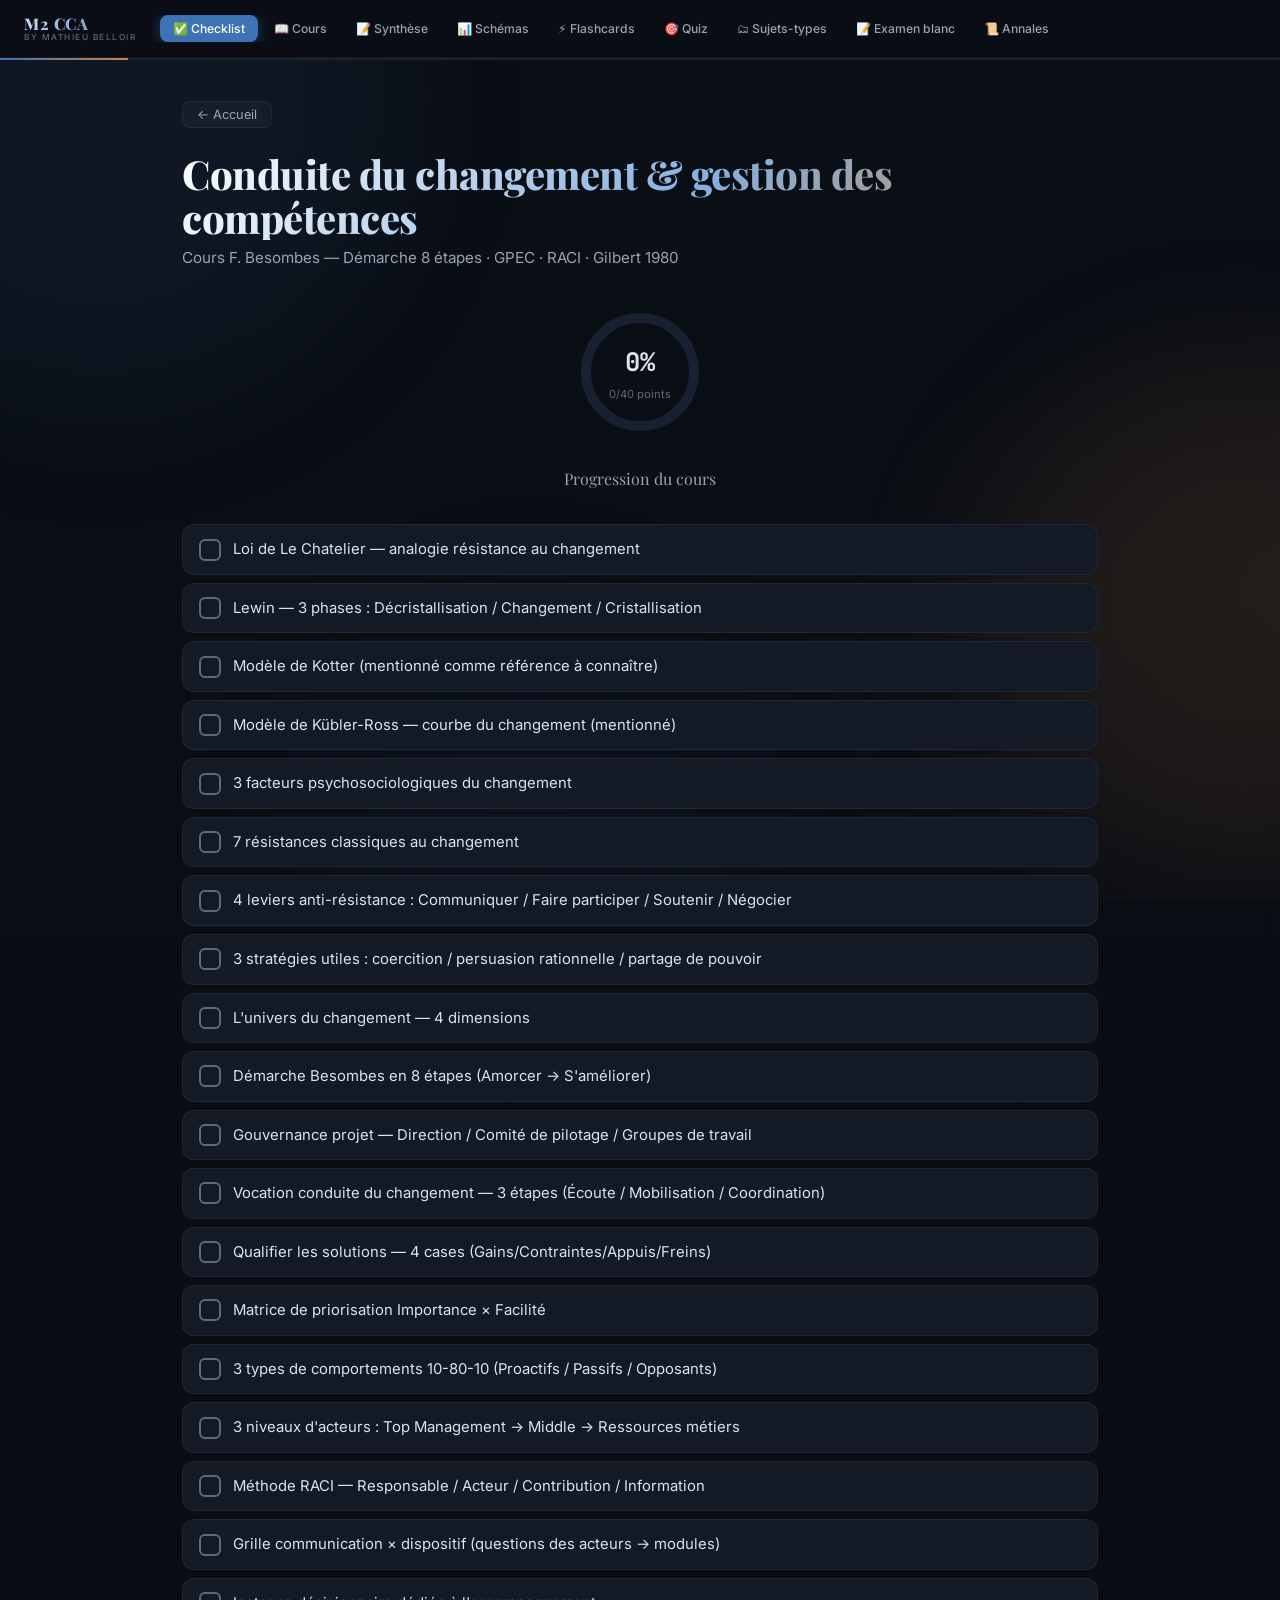
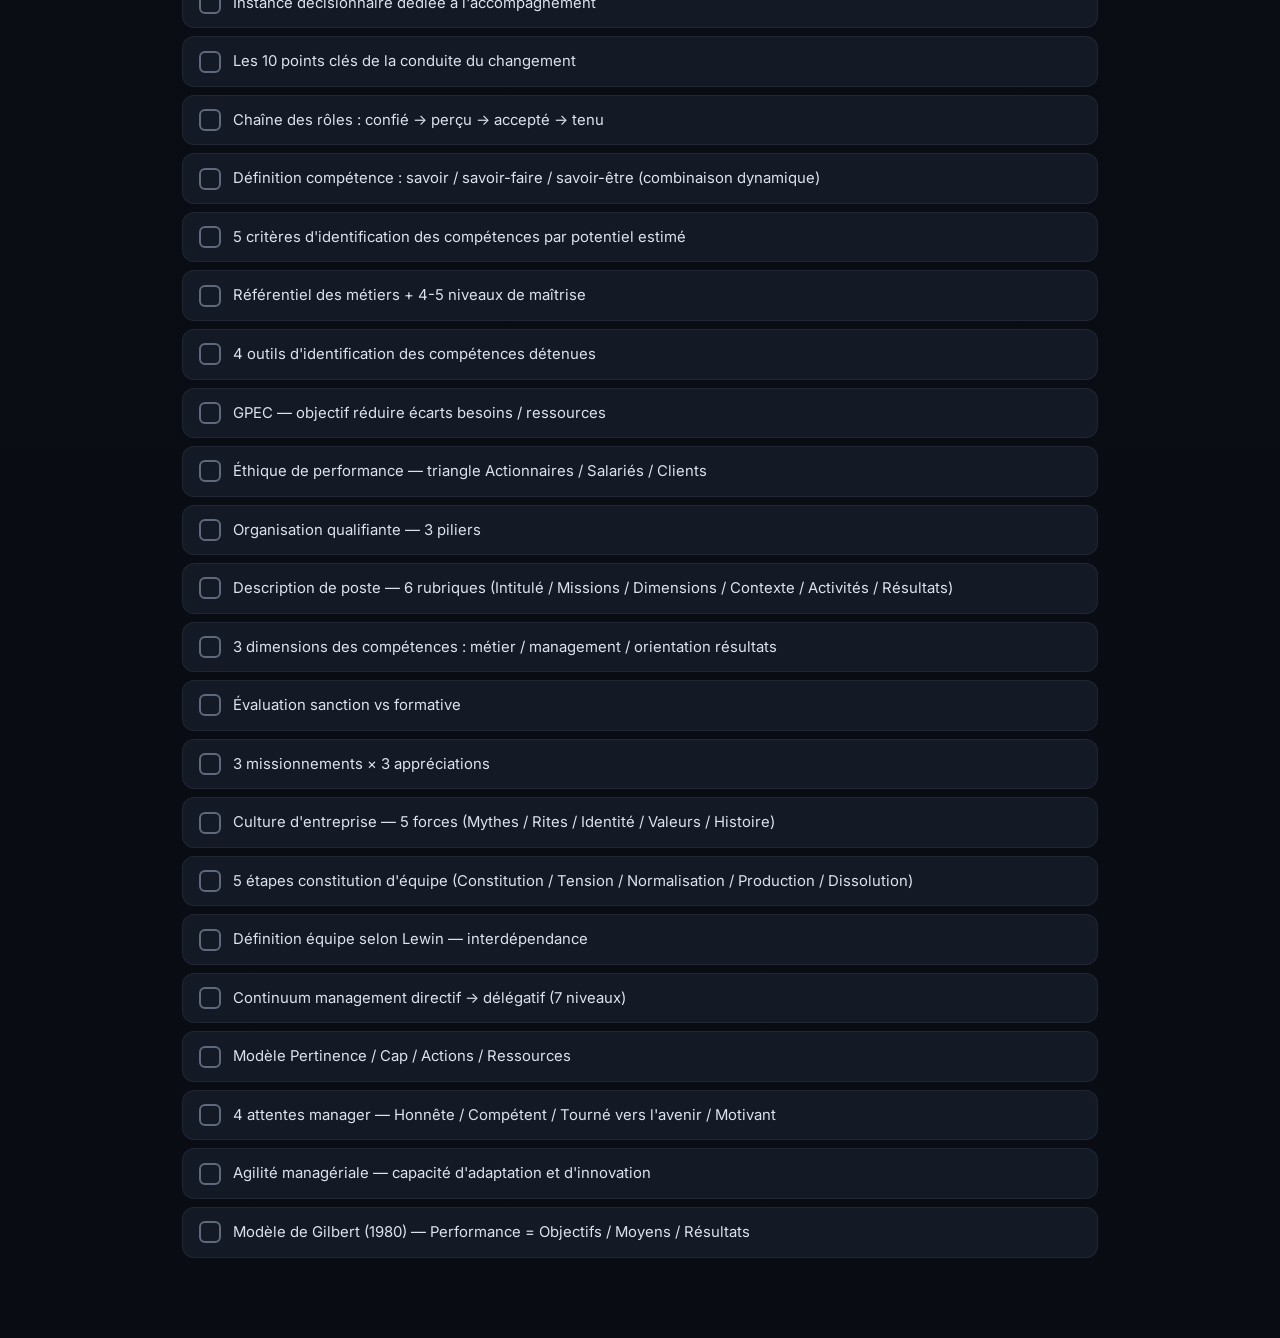
<file: conduite_chgt.html>
<!DOCTYPE html>
<html lang="fr">
<head>
<meta charset="UTF-8">
<meta name="viewport" content="width=device-width, initial-scale=1.0">
<title>Conduite du changement — M2 CCA</title>
<meta name="description" content="Cours Conduite du changement M2 CCA — cours, synthèse, flashcards et quiz.">
<link rel="icon" href="data:image/svg+xml,<svg xmlns=%22http://www.w3.org/2000/svg%22 viewBox=%220 0 100 100%22><text y=%2280%22 font-size=%2290%22>🔄</text></svg>">
<link rel="preconnect" href="https://fonts.googleapis.com">
<link rel="preconnect" href="https://fonts.gstatic.com" crossorigin>
<link rel="preload" as="style" href="https://fonts.googleapis.com/css2?family=Playfair+Display:wght@400;600;700;800&family=Inter:wght@300;400;500;600;700&family=JetBrains+Mono:wght@400;500&display=swap" onload="this.onload=null;this.rel='stylesheet'">
<noscript><link href="https://fonts.googleapis.com/css2?family=Playfair+Display:wght@400;600;700;800&family=Inter:wght@300;400;500;600;700&family=JetBrains+Mono:wght@400;500&display=swap" rel="stylesheet"></noscript>
<link rel="stylesheet" href="shared.css?v=202605221400">
</head>
<body>

<div class="blobs">
  <div class="blob blob-1"></div>
  <div class="blob blob-2"></div>
  <div class="blob blob-3"></div>
</div>

<nav class="nav">
  <div class="nav-brand" onclick="window.location.href='index.html'">
    <div class="nav-logo">M2 CCA</div>
    <div class="nav-sub">By Mathieu Belloir</div>
  </div>
  <div class="nav-tabs" id="navTabs"></div>
</nav>
<div class="progress-line"><div class="progress-line-fill" id="progressFill"></div></div>

<div class="main" id="appRoot">
  <div style="padding:3rem 0;text-align:center;color:var(--text2);font-size:0.9rem">
    <div style="font-size:2rem;margin-bottom:0.8rem">🔄</div>
    Chargement du cours…
  </div>
</div>

<script src="engine.js?v=202605221400"></script>
<script>
/* ═══════ FALLBACK DATA (file://) ═══════ */
const FALLBACK = {
  "title": "Conduite du changement & gestion des compétences",
  "subtitle": "Cours F. Besombes — Démarche 8 étapes · GPEC · RACI · Gilbert 1980",
  "quizKey": "m2cca_quiz_conduite_chgt",
  "checklistItems": [
    {
      "id": "cc1",
      "label": "Loi de Le Chatelier — analogie résistance au changement"
    },
    {
      "id": "cc2",
      "label": "Lewin — 3 phases : Décristallisation / Changement / Cristallisation"
    },
    {
      "id": "cc3",
      "label": "Modèle de Kotter (mentionné comme référence à connaître)"
    },
    {
      "id": "cc4",
      "label": "Modèle de Kübler-Ross — courbe du changement (mentionné)"
    },
    {
      "id": "cc5",
      "label": "3 facteurs psychosociologiques du changement"
    },
    {
      "id": "cc6",
      "label": "7 résistances classiques au changement"
    },
    {
      "id": "cc7",
      "label": "4 leviers anti-résistance : Communiquer / Faire participer / Soutenir / Négocier"
    },
    {
      "id": "cc8",
      "label": "3 stratégies utiles : coercition / persuasion rationnelle / partage de pouvoir"
    },
    {
      "id": "cc9",
      "label": "L'univers du changement — 4 dimensions"
    },
    {
      "id": "cc10",
      "label": "Démarche Besombes en 8 étapes (Amorcer → S'améliorer)"
    },
    {
      "id": "cc11",
      "label": "Gouvernance projet — Direction / Comité de pilotage / Groupes de travail"
    },
    {
      "id": "cc12",
      "label": "Vocation conduite du changement — 3 étapes (Écoute / Mobilisation / Coordination)"
    },
    {
      "id": "cc13",
      "label": "Qualifier les solutions — 4 cases (Gains/Contraintes/Appuis/Freins)"
    },
    {
      "id": "cc14",
      "label": "Matrice de priorisation Importance × Facilité"
    },
    {
      "id": "cc15",
      "label": "3 types de comportements 10-80-10 (Proactifs / Passifs / Opposants)"
    },
    {
      "id": "cc16",
      "label": "3 niveaux d'acteurs : Top Management → Middle → Ressources métiers"
    },
    {
      "id": "cc17",
      "label": "Méthode RACI — Responsable / Acteur / Contribution / Information"
    },
    {
      "id": "cc18",
      "label": "Grille communication × dispositif (questions des acteurs → modules)"
    },
    {
      "id": "cc19",
      "label": "Instance décisionnaire dédiée à l'accompagnement"
    },
    {
      "id": "cc20",
      "label": "Les 10 points clés de la conduite du changement"
    },
    {
      "id": "cc21",
      "label": "Chaîne des rôles : confié → perçu → accepté → tenu"
    },
    {
      "id": "cc22",
      "label": "Définition compétence : savoir / savoir-faire / savoir-être (combinaison dynamique)"
    },
    {
      "id": "cc23",
      "label": "5 critères d'identification des compétences par potentiel estimé"
    },
    {
      "id": "cc24",
      "label": "Référentiel des métiers + 4-5 niveaux de maîtrise"
    },
    {
      "id": "cc25",
      "label": "4 outils d'identification des compétences détenues"
    },
    {
      "id": "cc26",
      "label": "GPEC — objectif réduire écarts besoins / ressources"
    },
    {
      "id": "cc27",
      "label": "Éthique de performance — triangle Actionnaires / Salariés / Clients"
    },
    {
      "id": "cc28",
      "label": "Organisation qualifiante — 3 piliers"
    },
    {
      "id": "cc29",
      "label": "Description de poste — 6 rubriques (Intitulé / Missions / Dimensions / Contexte / Activités / Résultats)"
    },
    {
      "id": "cc30",
      "label": "3 dimensions des compétences : métier / management / orientation résultats"
    },
    {
      "id": "cc31",
      "label": "Évaluation sanction vs formative"
    },
    {
      "id": "cc32",
      "label": "3 missionnements × 3 appréciations"
    },
    {
      "id": "cc33",
      "label": "Culture d'entreprise — 5 forces (Mythes / Rites / Identité / Valeurs / Histoire)"
    },
    {
      "id": "cc34",
      "label": "5 étapes constitution d'équipe (Constitution / Tension / Normalisation / Production / Dissolution)"
    },
    {
      "id": "cc35",
      "label": "Définition équipe selon Lewin — interdépendance"
    },
    {
      "id": "cc36",
      "label": "Continuum management directif → délégatif (7 niveaux)"
    },
    {
      "id": "cc37",
      "label": "Modèle Pertinence / Cap / Actions / Ressources"
    },
    {
      "id": "cc38",
      "label": "4 attentes manager — Honnête / Compétent / Tourné vers l'avenir / Motivant"
    },
    {
      "id": "cc39",
      "label": "Agilité managériale — capacité d'adaptation et d'innovation"
    },
    {
      "id": "cc40",
      "label": "Modèle de Gilbert (1980) — Performance = Objectifs / Moyens / Résultats"
    }
  ],
  "flashcards": [
    {
      "q": "Loi de Le Chatelier appliquée au changement organisationnel",
      "a": "« Toute modification apportée à l'équilibre d'un système entraîne au sein de celui-ci l'apparition de phénomènes qui tendent à s'opposer à cette modification et à en annuler les effets. »\n\nConséquence : pour réussir un changement, modifier l'équilibre dans un sens délibéré en :\n  • Augmentant les pressions dans le sens du changement\n  • Diminuant les résistances\n\nBonne pratique : associer les deux.",
      "theme": "processus_chgt",
      "src": "Conduite p.3",
      "srcChap": 1
    },
    {
      "q": "Modèle de Kurt Lewin — les 3 phases",
      "a": "Kurt Lewin a modélisé le changement en 3 phases :\n\n① DÉCRISTALLISATION — préparation au changement, remise en cause du fonctionnement actuel\n\n② CHANGEMENT — modifications des tâches, de la structure, des techniques et du comportement des individus\n\n③ CRISTALLISATION — renforcement positif des résultats souhaités, évaluation et suivi",
      "theme": "processus_chgt",
      "src": "Conduite p.5",
      "srcChap": 2
    },
    {
      "q": "Modèles de Kotter et Kübler-Ross — niveau Besombes",
      "a": "Le support Besombes mentionne ces 2 modèles comme références à connaître MAIS sans les détailler :\n\n• Kotter — modèle de référence en conduite du changement (titre seul)\n\n• Kübler-Ross — courbe du changement (schéma Philippe Moret) qui permet de comprendre les réactions émotionnelles face au changement (titre + schéma seuls)\n\n→ À mobiliser en examen comme modèles structurants, sans les détailler outre mesure.",
      "theme": "processus_chgt",
      "src": "Conduite p.6",
      "srcChap": 3
    },
    {
      "q": "3 facteurs psychosociologiques du changement",
      "a": "① La découverte chez autrui d'attitudes sociales différentes des nôtres\n\n② La découverte de l'image de soi vue par les autres, bien différente de ce que nous pensions être\n\n③ La découverte d'un nouveau sens à un mot, nous qui prenions notre sens pour la vérité absolue",
      "theme": "processus_chgt",
      "src": "Conduite p.7",
      "srcChap": 4
    },
    {
      "q": "Les 7 résistances au changement (Besombes)",
      "a": "① Manque d'informations des collaborateurs\n② Peur de l'inconnu\n③ Besoin de sécurité\n④ Besoin de changement inexistant\n⑤ Peur de perdre des acquis\n⑥ Moment mal choisi\n⑦ Manque de ressources",
      "theme": "processus_chgt",
      "src": "Conduite p.8-9",
      "srcChap": 4
    },
    {
      "q": "Les 4 leviers pour lutter contre les résistances",
      "a": "① COMMUNIQUER — éliminer les craintes liées à l'incertitude, expliquer clairement le but visé\n\n② FAIRE PARTICIPER — créer un sentiment d'engagement, impliquer de la planification à la réalisation\n\n③ SOUTENIR — assurer la confiance et la crédibilité, consacrer plus de temps aux collaborateurs en difficulté\n\n④ NÉGOCIER — éliminer les conflits avec des buts personnels, harmoniser objectifs (cohérence d'ensemble)",
      "theme": "processus_chgt",
      "src": "Conduite p.8-9",
      "srcChap": 4
    },
    {
      "q": "Les 3 stratégies utiles face au changement",
      "a": "① LA COERCITION — réactions par peur des sanctions ou par attrait des récompenses ; s'appuyer sur l'autorité conférée par le poste\n\n② LA PERSUASION RATIONNELLE — individus essentiellement rationnels, actes basés sur la logique ; appel au pouvoir lié à la compétence\n\n③ LE PARTAGE DE POUVOIR — la responsabilisation comme facteur de motivation ; implication des personnes dans le processus de changement",
      "theme": "processus_chgt",
      "src": "Conduite p.10",
      "srcChap": 4
    },
    {
      "q": "Limites de la dynamique de groupe en situation de changement",
      "a": "Chacune des solutions est au gré des dirigeants ; chacune ayant ses avantages et inconvénients selon le moment.\n\n→ Question de DISCERNEMENT et de PHILOSOPHIE DE GESTION\n\nAttention au paradoxe : désir de participer à condition de ne pas perdre d'autonomie.",
      "theme": "processus_chgt"
    },
    {
      "q": "L'univers du changement — 4 dimensions",
      "a": "Le management du changement s'inscrit dans 4 dimensions interconnectées :\n\n• STRATÉGIE\n• MÉTHODES ET ACTIVITÉS\n• COLLABORATEURS\n• PARTENAIRES EXTERNES",
      "theme": "demarche",
      "src": "Conduite p.12",
      "srcChap": 5
    },
    {
      "q": "Les 8 étapes de la démarche Besombes",
      "a": "① AMORCER — Définir une stratégie / politique\n② ANALYSER L'EXISTANT — Diagnostic\n③ DÉFINIR LE NOUVEAU CADRE — Innover, objectifs opérationnels\n④ MOBILISER — Sensibiliser, former\n⑤ ÉLABORER LES PLANS D'ACTIONS — Hiérarchiser, planifier\n⑥ MISE EN ŒUVRE — Déployer, contrôler dérives\n⑦ MESURER ET ÉVALUER — Constater écarts, corriger, motiver\n⑧ S'AMÉLIORER — Boucler la démarche, fixer nouveaux objectifs\n\nDurée moyenne : 2 ans — ni trop, ni trop peu.",
      "theme": "demarche",
      "src": "Conduite p.13-23",
      "srcChap": 5
    },
    {
      "q": "Étape 1 — Amorcer : analyser facteurs internes et externes",
      "a": "FACTEURS INTERNES :\n  • L'organisation actuelle : points forts / points faibles\n  • Les compétences disponibles : immédiatement / CT / MT / inexistantes\n\nFACTEURS EXTERNES :\n  • La demande des clients (évolution / tendances)\n  • L'observation statistique\n  • La prospective économique (nouveaux thèmes, nouvelles règles)\n  • Les autres acteurs (financeurs, association, commune…)\n\nLa stratégie sera élaborée à partir de l'analyse de ces éléments.",
      "theme": "demarche",
      "src": "Conduite p.15",
      "srcChap": 5
    },
    {
      "q": "Étape 4 — Mobiliser : 6 actions clés",
      "a": "① Sensibiliser l'ensemble des collaborateurs collectivement ET individuellement aux nouveaux objectifs\n② S'assurer de la compréhension de tous\n③ Former aux nouvelles méthodes\n④ Définir les règles du jeu\n⑤ Définir les modalités d'évaluation\n⑥ Définir les méthodes de soutien",
      "theme": "demarche"
    },
    {
      "q": "Étape 5 — Élaborer les plans d'actions : 5 livrables",
      "a": "① Hiérarchiser les actions\n② Définir le calendrier\n③ Nommer les responsables et répartir les équipes\n④ Définir les temps d'échanges\n⑤ Définir les indicateurs de pilotage",
      "theme": "demarche"
    },
    {
      "q": "Gouvernance projet — qui fait quoi ?",
      "a": "3 niveaux de gouvernance projet :\n\n• DIRECTION → Projet stratégique\n• COMITÉ DE PILOTAGE PROJET → Gestion participative\n• GROUPES DE TRAVAIL (typiquement 4) → Exécution opérationnelle",
      "theme": "demarche",
      "src": "Conduite p.14",
      "srcChap": 5
    },
    {
      "q": "Vocation de la conduite du changement — 3 étapes",
      "a": "De la PROBLÉMATIQUE au CHANGEMENT via 3 étapes :\n\n① GARANTIR LA BONNE COMPRÉHENSION et la pertinence de la problématique\n   → Écoute · Propositions · Échanges\n\n② FÉDÉRER LES PARTIES PRENANTES autour d'un périmètre commun\n   → Mobilisation · Priorisation · Structuration · Alignement\n\n③ FACILITER LA MISE EN ŒUVRE du changement\n   → Coordination · Communication · Accompagnement",
      "theme": "demarche",
      "src": "Conduite p.27-30",
      "srcChap": 6
    },
    {
      "q": "Qualifier les solutions — grille à 4 cases",
      "a": "Pour qualifier une solution :\n\nCôté RÉSULTATS :\n  • GAINS ATTENDUS — gain de temps, productivité, niveau de service, qualité, fiabilité\n  • CONTRAINTES — éléments externes sur lesquels on a peu d'emprise mais qui impactent\n\nCôté CONDITIONS :\n  • POINTS D'APPUI — éléments favorables à utiliser au maximum (sponsor de poids, effet de levier)\n  • FREINS — éléments qui s'opposent à l'atteinte du résultat (mais sur lesquels on peut agir)",
      "theme": "demarche",
      "src": "Conduite p.31",
      "srcChap": 6
    },
    {
      "q": "Matrice de priorisation Importance × Facilité",
      "a": "Outil de priorisation graphique :\n\n• Abscisses : FACILITÉ / MAÎTRISE (0-10)\n• Ordonnées : IMPORTANCE (0-10)\n\nPermet d'identifier :\n  • Actions PRIORITAIRES : Importance élevée + Facilité élevée\n  • Actions « AU PARKING » : Importance faible (sortir de la roadmap)",
      "theme": "demarche"
    },
    {
      "q": "Les 3 types de comportements face au changement (10-80-10)",
      "a": "Face à tout changement, 3 types de comportements :\n\n① LES PROACTIFS (constructifs) — 10 à 20 %\n   Favorables au changement, se positionnent comme prescripteurs\n   → LES UTILISER\n\n② LES PASSIFS (hésitants) — 60 à 80 %\n   En attente de résultats probants, veulent être sécurisés\n   → LES RASSURER\n\n③ LES OPPOSANTS (destructeurs) — 10 à 20 %\n   Opposés aux projets, avancent des arguments « contre »\n   → LES LAISSER S'ISOLER pour mieux les raccrocher",
      "theme": "acteurs",
      "src": "Conduite p.36",
      "srcChap": 7
    },
    {
      "q": "S'appuyer sur le Top Management — pourquoi et comment",
      "a": "Le Top Management donne L'IMPULSION ET LA LÉGITIMITÉ :\n\n• Montrer à tous que le projet est moteur pour l'organisation\n• Prendre les décisions importantes et les communiquer\n\nPrérequis : le Top Management doit être IMPLIQUÉ ET MOTIVÉ.",
      "theme": "acteurs"
    },
    {
      "q": "S'appuyer sur le Middle Management — rôle de relais",
      "a": "Le Middle Management opérationnel RELAIE le changement :\n\n• S'impliquer dans les actions de communication\n• Intégrer les changements dans le management au quotidien\n• Contribuer à l'accompagnement post-déploiement\n\nPrérequis : le Management de proximité doit bénéficier d'un TEMPS D'AVANCE.",
      "theme": "acteurs"
    },
    {
      "q": "Miser sur les Ressources Métiers — 3 atouts",
      "a": "Les Ressources Métiers internes sont des relais légitimes car :\n\n• Ils CONNAISSENT l'organisation\n• Ils sont LÉGITIMES\n• Ils RESTERONT\n\nCondition : les mobiliser et les animer LE PLUS EN AMONT POSSIBLE, puis les accompagner dans ce rôle.",
      "theme": "acteurs",
      "src": "Conduite p.39",
      "srcChap": 7
    },
    {
      "q": "La méthode RACI — 4 rôles par activité",
      "a": "Pour chaque activité, on distingue 4 rôles :\n\n• R : RESPONSABLE (1 et un seul) — Donne son approbation, assume la responsabilité globale\n\n• A : ACTEUR (1 à n) — Réalise les activités\n\n• C : CONTRIBUTION (0 à n) — Dispose d'une information / expertise mais n'a pas d'autorité\n\n• I : INFORMATION (0 à n) — Informé sans intervention (généralement indirectement impacté)",
      "theme": "pilotage",
      "src": "Conduite p.40",
      "srcChap": 8
    },
    {
      "q": "Identifier les impacts organisationnels — démarche",
      "a": "Démarche en 3 temps :\n\n① Identifier les impacts par PROCESSUS / SOUS-PROCESSUS\n② Identifier les SCÉNARIOS et formuler une recommandation, puis faire arbitrer\n③ FORMALISER LE RACI par processus",
      "theme": "pilotage",
      "src": "Conduite p.40",
      "srcChap": 8
    },
    {
      "q": "Grille communication × dispositif — Pourquoi changer ?",
      "a": "Selon la question posée par l'acteur, le dispositif diffère :\n\n• « Pourquoi changer ? » → Communication projet · Kits de communication\n• « Comment ça va se passer ? » → Information ciblée par métier, domaine, fonction, rôle\n• « Qu'est-ce qui change pour moi ? » → Modules de sensibilisation\n• « Vais-je être à la hauteur ? » → Formation aux nouveautés\n• « Comment vais-je faire ? » → Modules de formation\n• « Suis-je prêt ? » → Entraînement libre ou encadré\n• « Je ne suis pas prêt ! » → Assistance de proximité\n• « Comment faire encore mieux ? » → Assistance à distance + Management au quotidien",
      "theme": "pilotage",
      "src": "Conduite p.41",
      "srcChap": 8
    },
    {
      "q": "Instance décisionnaire dédiée à l'accompagnement du changement",
      "a": "Préalable au pilotage : constituer une instance qui couvre 8 dimensions :\n\n• Cohérence avec les orientations stratégiques\n• Indicateurs à suivre\n• Ressources nécessaires, relais terrain\n• Tactique de déploiement\n• Coordination équipe projet\n• Planification, suivi du plan d'action\n• Déploiement des actions de communication clés\n• Alertes et risques",
      "theme": "pilotage",
      "src": "Conduite p.42",
      "srcChap": 8
    },
    {
      "q": "Les 10 points clés de la conduite du changement (Besombes)",
      "a": "① Faire participer les acteurs clés\n② Rester factuel\n③ Être réaliste\n④ Communiquer « honnête » et « utile »\n⑤ Faciliter la coordination des projets\n⑥ Accompagner le changement (tenir compte du « deuil »)\n⑦ Mesurer les impacts d'un projet avant de communiquer\n⑧ S'appuyer sur une méthodologie structurée et rassurante\n⑨ S'appuyer sur la DG puis sur le middle management\n⑩ S'appuyer sur des ressources métiers internes et les « chouchouter »",
      "theme": "pilotage",
      "src": "Conduite p.39",
      "srcChap": 7
    },
    {
      "q": "Chaîne des rôles — description de poste (Besombes)",
      "a": "La performance organisationnelle dépend de 4 rôles successifs :\n\n• RÔLE CONFIÉ (par l'organisation)\n• RÔLE PERÇU (par le salarié)\n• RÔLE ACCEPTÉ (par le salarié)\n• RÔLE TENU (effectivement)\n\nLa DESCRIPTION DE POSTE permet de minimiser l'écart d'efficacité entre rôle confié et rôle tenu.",
      "theme": "competences",
      "src": "Compétences p.3",
      "srcChap": 10
    },
    {
      "q": "Définition de la compétence selon Besombes",
      "a": "« La compétence est une DISPOSITION À MOBILISER, À COMBINER ET METTRE EN ŒUVRE DES RESSOURCES (savoir, savoir-faire, savoir-être). »\n\nC'est la COMBINAISON DYNAMIQUE de différents éléments :\n  • Savoir théorique\n  • Procédures et / ou bonnes pratiques\n  • Savoir-faire\n  • Expérience non formalisée",
      "theme": "competences",
      "src": "Compétences p.6",
      "srcChap": 10
    },
    {
      "q": "Les 5 critères d'identification des compétences (potentiel estimé)",
      "a": "① Motivation\n② Caractère\n③ Image que l'on a de soi\n④ Les connaissances et le savoir\n⑤ Le savoir-faire\n\nBonne pratique : il est préférable d'EMBAUCHER quelqu'un qui a 1, 2, 3 et de le FORMER à 4 et 5.",
      "theme": "competences"
    },
    {
      "q": "Les 4 outils d'identification des compétences détenues",
      "a": "Pour mesurer l'employabilité individuelle :\n\n① Mesure de l'employabilité individuelle\n② Bilan de compétences\n③ Portefeuille de compétences\n④ Cartes de compétences\n\nLe RÉFÉRENTIEL DES MÉTIERS indique le niveau de maîtrise sur 4 à 5 niveaux.",
      "theme": "competences"
    },
    {
      "q": "GPEC — définition et objectif (Besombes)",
      "a": "Gestion Prévisionnelle des Emplois et des Compétences :\n\n« Vise à RÉDUIRE, DE FAÇON ANTICIPÉE, LES ÉCARTS entre les besoins et les ressources de l'entreprise en termes d'effectifs et de compétences en fonction des objectifs identifiés, avec l'IMPLICATION DU SALARIÉ dans le cadre d'un projet d'évolution professionnelle. »",
      "theme": "competences",
      "src": "Compétences p.11",
      "srcChap": 11
    },
    {
      "q": "Éthique de performance — triangle Besombes",
      "a": "L'éthique de performance repose sur un triangle :\n\n• ACTIONNAIRES (stratégie, vision)\n• SALARIÉS (création de valeur)\n• CLIENTS (profits)\n\nAu centre : la DIRECTION assure l'équilibre permanent et la constance de l'objectif stratégique.",
      "theme": "competences",
      "src": "Compétences p.12",
      "srcChap": 11
    },
    {
      "q": "L'organisation qualifiante — 3 piliers",
      "a": "L'organisation qualifiante repose sur :\n\n① ENRICHISSEMENT DES TÂCHES\n② VOLONTÉ ÉDUCATIVE (développement de l'apprentissage permanent)\n③ RECHERCHE DE LA COMPÉTITIVITÉ\n\nÉléments préalables : identification des emplois actuels (résultats attendus + compétences requises via DICTIONNAIRE DE COMPÉTENCES) + prévision réaliste de l'évolution.",
      "theme": "competences",
      "src": "Compétences p.14",
      "srcChap": 11
    },
    {
      "q": "Description de poste — 6 rubriques",
      "a": "Schéma de principe d'une description de poste :\n\n① INTITULÉ DU POSTE\n② MISSIONS\n③ DIMENSIONS (chiffres significatifs)\n④ CONTEXTE GÉNÉRAL DU POSTE (cadre général de travail, contraintes)\n⑤ NATURE ET ÉTENDUE DES ACTIVITÉS (analyse du cadre d'activité et de ses moyens)\n⑥ RÉSULTATS ATTENDUS (identification des objectifs)\n\nDistinguer : LE POSTE (emploi tenu, unité physiquement identifiable) vs LA FONCTION (activités tendant vers le même but).",
      "theme": "competences",
      "src": "Compétences p.18-19",
      "srcChap": 11
    },
    {
      "q": "Les 3 dimensions des compétences (Besombes)",
      "a": "① EN TERMES DE MÉTIER\n  • Connaissances techniques et théoriques\n  • Connaissances pratiques et savoir-faire\n\n② EN TERMES DE MANAGEMENT\n  • Compétences relationnelles liées au métier\n  • Planification, organisation, coordination, contrôle\n  • Direction, animation, motivation\n\n③ ORIENTATION VERS LES RÉSULTATS\n  • Initiation, autonomie\n  • Engagement, sens des responsabilités\n  • Sens des priorités et flexibilité\n  • Contribution aux axes de progrès",
      "theme": "competences",
      "src": "Compétences p.20",
      "srcChap": 11
    },
    {
      "q": "Système d'évaluation — sanction vs formative",
      "a": "L'évaluation des compétences s'envisage au regard d'OBJECTIFS À ATTEINDRE.\n\nÉVALUATION « SANCTION » :\n  Cible : la performance, les résultats\n  Outils : objectifs quantitatifs, plans d'actions, management de la performance\n\nÉVALUATION « FORMATIVE » :\n  Cible : les compétences, la tenue du poste\n  Outils : orientations développement\n\nL'instauration d'un système d'évaluation INDUIT LE CHANGEMENT : comportements, pratiques managériales, relations d'autorité, mentalités, représentations culturelles.",
      "theme": "competences",
      "src": "Compétences p.25",
      "srcChap": 11
    },
    {
      "q": "Les 3 missionnements × 3 appréciations",
      "a": "Pour mettre en œuvre un système d'appréciation, confier aux salariés MISSIONS CLAIRES + MOYENS ADAPTÉS.\n\n3 TYPES DE MISSIONNEMENT :\n  • Les directives (règle, procédure, plan d'action)\n  • Les objectifs quantitatifs\n  • Les orientations ou objectifs qualitatifs\n\n3 TYPES D'APPRÉCIATION :\n  • Le contrôle\n  • La mesure\n  • L'appréciation",
      "theme": "competences",
      "src": "Compétences p.27",
      "srcChap": 11
    },
    {
      "q": "La culture d'entreprise — 5 forces (Besombes)",
      "a": "La culture d'entreprise repose sur 5 forces :\n\n• MYTHES\n• RITES\n• IDENTITÉ\n• VALEURS\n• HISTOIRE\n\nLa mise en œuvre d'un système d'appréciation s'appuyant sur des entretiens individuels fait appel à des notions qui RELÈVENT DE LA CULTURE D'ENTREPRISE.",
      "theme": "competences",
      "src": "Compétences p.30",
      "srcChap": 11
    },
    {
      "q": "Les 5 étapes de constitution d'une équipe",
      "a": "① CONSTITUTION — création de l'équipe, découverte des autres et de la légitimité de chacun → Team Building\n\n② TENSION — confrontation des opinions, divergences objectives ou irrationnelles → Prévention / Gestion des conflits\n\n③ NORMALISATION — acceptation d'un but commun, apparition de règles et structuration → Négociation\n\n④ PRODUCTION — travail collectif vers le but commun → Motivation\n\n⑤ DISSOLUTION — dissolution (membres partis, nouveaux arrivants) → Valorisation",
      "theme": "equipe",
      "src": "Compétences p.31-32",
      "srcChap": 12
    },
    {
      "q": "Définition de l'équipe selon Lewin",
      "a": "« L'ESSENCE D'UN GROUPE EST L'INTERDÉPENDANCE DE CHACUN DE SES MEMBRES. » — Kurt Lewin\n\n3 caractéristiques d'une équipe :\n  • Objectif commun\n  • Interaction psychologique\n  • Existence collective",
      "theme": "equipe",
      "src": "Compétences p.33",
      "srcChap": 12
    },
    {
      "q": "Continuum de management directif → délégatif (7 niveaux)",
      "a": "Le comportement managérial s'inscrit sur un continuum entre AUTORITÉ DU RESPONSABLE et LIBERTÉ D'ACTION DU GROUPE.\n\nCentré sur l'animateur (autorité forte) :\n  • AUTORITÉ (directif)\n  • INFORMATION\n  • EXPLICATIF\n  • CONSULTATION\n\nCentré sur le groupe (liberté forte) :\n  • EXPLICATIF (concertation)\n  • NÉGOCIATION\n  • IMPLICATIF (délégation, responsabilisant)",
      "theme": "equipe",
      "src": "Compétences p.35",
      "srcChap": 12
    },
    {
      "q": "Modèle Pertinence / Cap / Actions / Ressources",
      "a": "Pour responsabiliser, articuler 4 dimensions :\n\n• CAP — Quelle est la destination à atteindre ?\n• ACTIONS — Comment s'y prendre pour atteindre le cap ?\n• RESSOURCES — Avec qui et quoi pour atteindre le cap ?\n• PERTINENCE — Sens ? Utilité ? Cohérence ?",
      "theme": "equipe",
      "src": "Compétences p.36",
      "srcChap": 12
    },
    {
      "q": "Les 4 attentes vis-à-vis du manager",
      "a": "Ce que les managés attendent de leur manager :\n\n① HONNÊTE — l'intégrité (confiance)\n② COMPÉTENT — la compétence (technique & managériale)\n③ TOURNÉ VERS L'AVENIR — la vision\n④ MOTIVANT — le dynamisme (implication et responsabilisation)",
      "theme": "equipe",
      "src": "Compétences p.37",
      "srcChap": 12
    },
    {
      "q": "Agilité managériale",
      "a": "Définition : la CAPACITÉ D'ADAPTATION ET D'INNOVATION mobilisée ensemble face à :\n\n• Quelles problématiques ?\n• Quelle résolution de problème ensemble ?\n• Quel plan d'actions concerté ?",
      "theme": "equipe",
      "src": "Compétences p.36",
      "srcChap": 12
    },
    {
      "q": "Manager n'est pas une fin en soi",
      "a": "Manager est un MOYEN pour :\n\n• Réussir un projet ensemble (ou un défi à relever)\n• Rester concentré sur l'essentiel (satisfaction client + collaborateurs)\n• Se connaître soi-même pour entrer en relation positive avec l'autre\n• La discipline de groupe crée les conditions de la réussite : les membres formulent ensemble le projet, se mettent d'accord sur les objectifs, définissent une méthode de travail commune, développent des compétences complémentaires, s'engagent collectivement à atteindre les résultats souhaités.",
      "theme": "equipe"
    },
    {
      "q": "Modèle de Gilbert (1980) — triangle de la performance",
      "a": "La PERFORMANCE se construit à l'intersection de 3 dimensions :\n\n• OBJECTIFS\n• MOYENS\n• RÉSULTATS\n\nLes écarts entre ces 3 sommets définissent :\n  • Objectifs ↔ Résultats : EFFICACITÉ\n  • Moyens ↔ Résultats : EFFICIENCE\n  • Objectifs ↔ Moyens : PERTINENCE",
      "theme": "equipe",
      "src": "Compétences p.40",
      "srcChap": 12
    }
  ],
  "quizQuestions": [
    {
      "q": "Quelle loi physique sert d'analogie pour comprendre la résistance au changement organisationnel selon Besombes ?",
      "o": [
        "Loi de Le Chatelier",
        "Loi de Pareto",
        "Loi de Murphy",
        "Loi de Parkinson"
      ],
      "c": 0,
      "e": "La loi de Le Chatelier énonce que toute modification de l'équilibre d'un système entraîne l'apparition de phénomènes qui tendent à s'y opposer. Pour réussir un changement, il faut donc associer 2 actions : augmenter les pressions dans le sens du changement ET diminuer les résistances.",
      "theme": "processus_chgt",
      "src": "Conduite p.3",
      "srcChap": 1
    },
    {
      "q": "Quelles sont les 3 phases du modèle de Kurt Lewin ?",
      "o": [
        "Diagnostic / Action / Évaluation",
        "Décristallisation / Changement / Cristallisation",
        "Préparation / Exécution / Contrôle",
        "Mobilisation / Production / Dissolution"
      ],
      "c": 1,
      "e": "Lewin a modélisé le changement en 3 phases : ① Décristallisation (remise en cause du fonctionnement actuel), ② Changement (modifications des tâches, structure, techniques, comportements), ③ Cristallisation (renforcement positif des résultats souhaités, évaluation et suivi).",
      "theme": "processus_chgt",
      "src": "Conduite p.5",
      "srcChap": 2
    },
    {
      "q": "Combien de résistances classiques au changement sont identifiées par Besombes ?",
      "o": [
        "3 résistances",
        "5 résistances",
        "7 résistances",
        "10 résistances"
      ],
      "c": 2,
      "e": "Les 7 résistances classiques : manque d'informations, peur de l'inconnu, besoin de sécurité, besoin de changement inexistant, peur de perdre des acquis, moment mal choisi, manque de ressources.",
      "theme": "processus_chgt",
      "src": "Conduite p.8-9",
      "srcChap": 4
    },
    {
      "q": "Parmi les 3 stratégies utiles face au changement (Besombes), laquelle fait appel à la responsabilisation comme facteur de motivation ?",
      "o": [
        "La coercition",
        "La persuasion rationnelle",
        "Le partage de pouvoir",
        "L'incitation financière"
      ],
      "c": 2,
      "e": "Le partage de pouvoir mobilise la responsabilisation comme facteur de motivation, par l'implication des personnes dans le processus de changement. La coercition s'appuie sur sanctions/récompenses ; la persuasion rationnelle sur la logique et la compétence.",
      "theme": "processus_chgt",
      "src": "Conduite p.10",
      "srcChap": 4
    },
    {
      "q": "Combien d'étapes compte la démarche Besombes de conduite du changement ?",
      "o": [
        "4 étapes",
        "5 étapes",
        "8 étapes",
        "10 étapes"
      ],
      "c": 2,
      "e": "La démarche Besombes comporte 8 étapes : ① Amorcer, ② Analyser l'existant, ③ Définir le nouveau cadre, ④ Mobiliser, ⑤ Élaborer les plans d'actions, ⑥ Mise en œuvre, ⑦ Mesurer et évaluer, ⑧ S'améliorer. Durée moyenne : 2 ans.",
      "theme": "demarche",
      "src": "Conduite p.13-23",
      "srcChap": 5
    },
    {
      "q": "Selon Besombes, combien de temps faut-il en moyenne pour réaliser la démarche complète (étapes 1 à 7) ?",
      "o": [
        "6 mois",
        "1 an",
        "2 ans",
        "5 ans"
      ],
      "c": 2,
      "e": "Pour réaliser le parcours de l'étape 1 à l'étape 7, il faut envisager une période de 2 ans en moyenne — « ni trop, ni trop peu ».",
      "theme": "demarche"
    },
    {
      "q": "Quelles sont les 4 dimensions de « l'univers du changement » selon Besombes ?",
      "o": [
        "Stratégie / Méthodes et activités / Collaborateurs / Partenaires externes",
        "Vision / Mission / Objectifs / Valeurs",
        "Plan / Do / Check / Act",
        "Direction / Encadrement / Production / Support"
      ],
      "c": 0,
      "e": "Les 4 dimensions de l'univers du changement sont : Stratégie, Méthodes et activités, Collaborateurs, Partenaires externes. Le management du changement s'inscrit à la croisée de ces 4 dimensions.",
      "theme": "demarche",
      "src": "Conduite p.12",
      "srcChap": 5
    },
    {
      "q": "Quel est l'ordre des 3 grandes étapes de la vocation de la conduite du changement (Besombes) ?",
      "o": [
        "Plan d'action → Périmètre → Adhésion",
        "Compréhension → Périmètre commun → Mise en œuvre",
        "Diagnostic → Mobilisation → Évaluation",
        "Stratégie → Tactique → Opérationnel"
      ],
      "c": 1,
      "e": "La vocation se décline en 3 étapes : ① Garantir la bonne compréhension et la pertinence de la problématique (Écoute), ② Fédérer les parties prenantes autour d'un périmètre commun (Mobilisation), ③ Faciliter la mise en œuvre du changement (Coordination).",
      "theme": "demarche",
      "src": "Conduite p.27-30",
      "srcChap": 6
    },
    {
      "q": "Pour qualifier les solutions, Besombes propose une grille à 4 cases. Quels sont les éléments FAVORABLES ?",
      "o": [
        "Gains attendus + Contraintes",
        "Points d'appui + Freins",
        "Gains attendus + Points d'appui",
        "Contraintes + Freins"
      ],
      "c": 2,
      "e": "La grille croise Résultats (Gains attendus vs Contraintes) et Conditions (Points d'appui vs Freins). Les éléments FAVORABLES sont les Gains attendus (résultats positifs) et les Points d'appui (éléments à utiliser au max comme un sponsor de poids).",
      "theme": "demarche",
      "src": "Conduite p.31",
      "srcChap": 6
    },
    {
      "q": "Quels sont les axes de la matrice de priorisation des actions selon Besombes ?",
      "o": [
        "Coût × Bénéfice",
        "Importance × Facilité (Maîtrise)",
        "Urgence × Importance (Eisenhower)",
        "Probabilité × Impact"
      ],
      "c": 1,
      "e": "La matrice de priorisation Besombes croise IMPORTANCE (ordonnées) et FACILITÉ / MAÎTRISE (abscisses). Elle permet d'identifier les actions à mener en priorité (Importance + Facilité élevées) vs celles à mettre « au parking » (Importance faible).",
      "theme": "demarche"
    },
    {
      "q": "Selon Besombes, quelle est la répartition typique des comportements face au changement ?",
      "o": [
        "50 % proactifs / 50 % opposants",
        "10-20 % proactifs / 60-80 % passifs / 10-20 % opposants",
        "1/3 - 1/3 - 1/3",
        "25 % proactifs / 50 % passifs / 25 % opposants"
      ],
      "c": 1,
      "e": "Besombes décrit 3 catégories : 10-20 % de PROACTIFS (constructifs, à utiliser), 60-80 % de PASSIFS (hésitants, à rassurer), 10-20 % d'OPPOSANTS (destructeurs, à laisser s'isoler).",
      "theme": "acteurs",
      "src": "Conduite p.36",
      "srcChap": 7
    },
    {
      "q": "Quels sont les 3 niveaux d'acteurs sur lesquels s'appuyer pour accompagner le changement selon Besombes ?",
      "o": [
        "DG / RH / Communication",
        "Top Management / Middle Management / Ressources Métiers",
        "Sponsors / Champions / Utilisateurs",
        "Direction / Cadres / Employés"
      ],
      "c": 1,
      "e": "Besombes identifie 3 niveaux d'acteurs : ① Le Top Management donne l'impulsion et la légitimité, ② Le Middle Management opérationnel relaie, ③ Les Ressources Métiers internes accompagnent (elles connaissent l'organisation, sont légitimes, et resteront).",
      "theme": "acteurs",
      "src": "Conduite p.39",
      "srcChap": 7
    },
    {
      "q": "Que signifie l'acronyme RACI ?",
      "o": [
        "Risque / Action / Contrôle / Indicateur",
        "Responsable / Acteur / Contribution / Information",
        "Réalisation / Audit / Conformité / Innovation",
        "Référent / Adjoint / Coordinateur / Intervenant"
      ],
      "c": 1,
      "e": "RACI = Responsable (1 et un seul par activité) / Acteur (1 à n, réalise) / Contribution (0 à n, expertise sans autorité) / Information (0 à n, informé sans intervention). Outil clé de répartition des rôles dans un projet de changement.",
      "theme": "pilotage",
      "src": "Conduite p.40",
      "srcChap": 8
    },
    {
      "q": "Selon la grille communication × dispositif de Besombes, quel dispositif répond à la question « Suis-je prêt ? »",
      "o": [
        "Kits de communication",
        "Modules de sensibilisation",
        "Entraînement libre ou encadré",
        "Modules de formation"
      ],
      "c": 2,
      "e": "La question « Suis-je prêt ? » se traite par un Entraînement libre ou encadré. La grille fait correspondre chaque question des acteurs (Pourquoi changer / Comment ça va se passer / Qu'est-ce qui change pour moi / Vais-je être à la hauteur / Comment vais-je faire / Suis-je prêt / Je ne suis pas prêt / Comment faire encore mieux) à un dispositif spécifique.",
      "theme": "pilotage",
      "src": "Conduite p.41",
      "srcChap": 8
    },
    {
      "q": "Selon Besombes, combien de points clés résument la conduite du changement ?",
      "o": [
        "5 points",
        "7 points",
        "10 points",
        "12 points"
      ],
      "c": 2,
      "e": "Besombes synthétise sa démarche en 10 points clés : faire participer les acteurs, rester factuel, être réaliste, communiquer honnêtement, faciliter la coordination, accompagner en tenant compte du « deuil », mesurer les impacts, s'appuyer sur une méthodologie, s'appuyer sur la DG + middle management, s'appuyer sur les ressources métiers.",
      "theme": "pilotage",
      "src": "Conduite p.39",
      "srcChap": 7
    },
    {
      "q": "Selon Besombes, quel est l'ordre de la chaîne des rôles dans une description de poste ?",
      "o": [
        "Confié → Tenu → Perçu → Accepté",
        "Perçu → Confié → Accepté → Tenu",
        "Confié → Perçu → Accepté → Tenu",
        "Accepté → Perçu → Tenu → Confié"
      ],
      "c": 2,
      "e": "La chaîne des rôles selon Besombes : Rôle CONFIÉ (par l'organisation) → Rôle PERÇU (par le salarié) → Rôle ACCEPTÉ (par le salarié) → Rôle TENU (effectivement). La description de poste permet de minimiser l'écart d'efficacité entre rôle confié et rôle tenu.",
      "theme": "competences",
      "src": "Compétences p.3",
      "srcChap": 10
    },
    {
      "q": "Selon Besombes, qu'est-ce que la compétence ?",
      "o": [
        "L'ensemble des diplômes obtenus",
        "Une disposition à mobiliser, combiner et mettre en œuvre des ressources (savoir, savoir-faire, savoir-être)",
        "L'expérience professionnelle accumulée",
        "Le savoir technique acquis en formation"
      ],
      "c": 1,
      "e": "Définition Besombes : « La compétence est une disposition à mobiliser, à combiner et mettre en œuvre des ressources (savoir, savoir-faire, savoir-être). C'est la combinaison dynamique de différents éléments : savoir théorique, procédures et bonnes pratiques, savoir-faire, expérience non formalisée. »",
      "theme": "competences",
      "src": "Compétences p.6",
      "srcChap": 10
    },
    {
      "q": "Quel est l'objectif de la GPEC selon Besombes ?",
      "o": [
        "Maximiser la productivité",
        "Réduire de façon anticipée les écarts entre besoins et ressources de l'entreprise en effectifs et compétences",
        "Augmenter les salaires",
        "Réduire les coûts de main-d'œuvre"
      ],
      "c": 1,
      "e": "La GPEC (Gestion Prévisionnelle des Emplois et des Compétences) vise à réduire, de façon anticipée, les écarts entre les besoins et les ressources de l'entreprise en termes d'effectifs et de compétences en fonction des objectifs identifiés, avec l'implication du salarié dans le cadre d'un projet d'évolution professionnelle.",
      "theme": "competences",
      "src": "Compétences p.11",
      "srcChap": 11
    },
    {
      "q": "L'éthique de performance de Besombes repose sur quel triangle ?",
      "o": [
        "Coût / Qualité / Délai",
        "Actionnaires / Salariés / Clients",
        "Direction / Encadrement / Production",
        "Mission / Vision / Valeurs"
      ],
      "c": 1,
      "e": "L'éthique de performance repose sur 3 parties prenantes : ACTIONNAIRES (stratégie, vision), SALARIÉS (création de valeur), CLIENTS (profits). Au centre : la DIRECTION assure l'équilibre permanent et la constance de l'objectif stratégique.",
      "theme": "competences",
      "src": "Compétences p.12",
      "srcChap": 11
    },
    {
      "q": "Selon Besombes, quels sont les 3 piliers de l'organisation qualifiante ?",
      "o": [
        "Formation / Évaluation / Promotion",
        "Enrichissement des tâches / Volonté éducative / Recherche de la compétitivité",
        "Recrutement / Formation / Fidélisation",
        "Diagnostic / Action / Mesure"
      ],
      "c": 1,
      "e": "L'organisation qualifiante repose sur : ① Enrichissement des tâches, ② Volonté éducative (développement de l'apprentissage permanent), ③ Recherche de la compétitivité. Elle s'appuie sur un dictionnaire de compétences et une prévision réaliste de l'évolution de l'emploi.",
      "theme": "competences",
      "src": "Compétences p.14",
      "srcChap": 11
    },
    {
      "q": "Selon Besombes, l'évaluation des compétences peut tendre vers 2 finalités. Lesquelles ?",
      "o": [
        "Promotion vs licenciement",
        "Évaluation « sanction » vs évaluation « formative »",
        "Quantitative vs qualitative",
        "Hiérarchique vs participative"
      ],
      "c": 1,
      "e": "Besombes distingue : ÉVALUATION « SANCTION » (cible la performance et les résultats, outils : objectifs quantitatifs, plans d'actions, management de la performance) vs ÉVALUATION « FORMATIVE » (cible les compétences et la tenue du poste, outils : orientations développement).",
      "theme": "competences",
      "src": "Compétences p.25",
      "srcChap": 11
    },
    {
      "q": "Combien de types de missionnement Besombes distingue-t-il dans la mise en œuvre d'un système d'appréciation ?",
      "o": [
        "2 types",
        "3 types",
        "4 types",
        "5 types"
      ],
      "c": 1,
      "e": "Besombes distingue 3 TYPES DE MISSIONNEMENT : ① Les directives (règle, procédure, plan d'action), ② Les objectifs quantitatifs, ③ Les orientations ou objectifs qualitatifs. Avec en parallèle 3 TYPES D'APPRÉCIATION : contrôle, mesure, appréciation.",
      "theme": "competences",
      "src": "Compétences p.27",
      "srcChap": 11
    },
    {
      "q": "Selon Besombes, sur quoi repose la culture d'entreprise ?",
      "o": [
        "Mythes / Rites / Identité / Valeurs / Histoire",
        "Vision / Mission / Valeurs",
        "Pouvoir / Droit / Intérêt",
        "Stratégie / Structure / Système"
      ],
      "c": 0,
      "e": "Selon Besombes, la culture d'entreprise repose sur 5 forces : MYTHES, RITES, IDENTITÉ, VALEURS, HISTOIRE. La mise en œuvre d'un système d'appréciation s'appuyant sur des entretiens individuels fait appel à des notions qui relèvent de cette culture.",
      "theme": "competences",
      "src": "Compétences p.30",
      "srcChap": 11
    },
    {
      "q": "Quelles sont les 5 étapes de constitution d'une équipe selon Besombes ?",
      "o": [
        "Initiation / Action / Maturité / Récolte / Fin",
        "Constitution / Tension / Normalisation / Production / Dissolution",
        "Plan / Do / Check / Act / Repeat",
        "Forming / Storming / Norming / Performing / Adjourning"
      ],
      "c": 1,
      "e": "Besombes présente les 5 étapes en français : ① CONSTITUTION (team building), ② TENSION (gestion des conflits), ③ NORMALISATION (négociation), ④ PRODUCTION (motivation), ⑤ DISSOLUTION (valorisation). Sans nommer Tuckman ni utiliser la terminologie anglaise.",
      "theme": "equipe",
      "src": "Compétences p.31-32",
      "srcChap": 12
    },
    {
      "q": "Selon Lewin, qu'est-ce qui caractérise l'essence d'un groupe ?",
      "o": [
        "La hiérarchie",
        "L'interdépendance de chacun de ses membres",
        "L'autonomie de chacun",
        "La compétition"
      ],
      "c": 1,
      "e": "« L'essence d'un groupe est l'interdépendance de chacun de ses membres » (Lewin). 3 caractéristiques d'une équipe : objectif commun, interaction psychologique, existence collective.",
      "theme": "equipe",
      "src": "Compétences p.33",
      "srcChap": 12
    },
    {
      "q": "Le continuum de management directif → délégatif comporte combien de niveaux ?",
      "o": [
        "3 niveaux",
        "5 niveaux",
        "7 niveaux",
        "10 niveaux"
      ],
      "c": 2,
      "e": "Le continuum présenté par Besombes comporte 7 niveaux entre autorité du responsable et liberté d'action du groupe : Autorité (directif), Information, Explicatif, Consultation, Explicatif (concertation), Négociation, Implicatif (délégation, responsabilisant).",
      "theme": "equipe",
      "src": "Compétences p.35",
      "srcChap": 12
    },
    {
      "q": "Quelles sont les 4 dimensions du modèle de responsabilisation de Besombes ?",
      "o": [
        "Cap / Actions / Ressources / Pertinence",
        "Plan / Do / Check / Act",
        "Direction / Décision / Délégation / Délivrance",
        "Objectifs / Moyens / Méthodes / Mesures"
      ],
      "c": 0,
      "e": "Le modèle articule : CAP (destination à atteindre), ACTIONS (comment s'y prendre), RESSOURCES (avec qui et quoi), PERTINENCE (sens, utilité, cohérence). Outil de responsabilisation managériale.",
      "theme": "equipe",
      "src": "Compétences p.36",
      "srcChap": 12
    },
    {
      "q": "Selon Besombes, quelles sont les 4 attentes des managés vis-à-vis de leur manager ?",
      "o": [
        "Sympathique / Disponible / Patient / Compréhensif",
        "Honnête / Compétent / Tourné vers l'avenir / Motivant",
        "Strict / Juste / Récompensant / Sanctionnant",
        "Charismatique / Visionnaire / Inspirant / Engagé"
      ],
      "c": 1,
      "e": "Les 4 attentes : ① HONNÊTE (intégrité, confiance), ② COMPÉTENT (technique & managériale), ③ TOURNÉ VERS L'AVENIR (vision), ④ MOTIVANT (dynamisme, implication, responsabilisation).",
      "theme": "equipe",
      "src": "Compétences p.37",
      "srcChap": 12
    },
    {
      "q": "Quel est le triangle du Modèle de Gilbert (1980) ?",
      "o": [
        "Coût / Qualité / Délai",
        "Objectifs / Moyens / Résultats",
        "Mission / Vision / Valeurs",
        "Plan / Action / Contrôle"
      ],
      "c": 1,
      "e": "Le Modèle de Gilbert (1980) est un triangle Objectifs / Moyens / Résultats. Les 3 écarts définissent : Efficacité (Objectifs ↔ Résultats), Efficience (Moyens ↔ Résultats), Pertinence (Objectifs ↔ Moyens).",
      "theme": "equipe",
      "src": "Compétences p.40",
      "srcChap": 12
    },
    {
      "q": "Sur le processus du changement :",
      "type": "tf",
      "theme": "processus_chgt",
      "aff": [
        {
          "t": "La loi de Le Chatelier appliquée au changement énonce que toute modification de l'équilibre fait apparaître des phénomènes qui s'y opposent.",
          "c": true,
          "e": "Le système tend à annuler les effets de la modification : d'où les résistances au changement."
        },
        {
          "t": "Le modèle de Kurt Lewin décompose le changement en 3 phases : décristallisation, changement, cristallisation.",
          "c": true,
          "e": "Décristallisation (préparation), changement (modifications), cristallisation (renforcement et suivi)."
        },
        {
          "t": "Pour réussir un changement, il faut augmenter les résistances et diminuer les pressions favorables.",
          "c": false,
          "e": "C'est l'inverse : augmenter les pressions dans le sens du changement et diminuer les résistances — et associer les deux."
        },
        {
          "t": "La courbe de Kübler-Ross permet de comprendre les réactions émotionnelles face au changement.",
          "c": true,
          "e": "Le support Besombes cite Kübler-Ross comme modèle structurant des réactions émotionnelles."
        }
      ]
    },
    {
      "q": "Sur les résistances et les stratégies de changement :",
      "type": "tf",
      "theme": "processus_chgt",
      "aff": [
        {
          "t": "Selon Besombes, la peur de l'inconnu fait partie des résistances au changement.",
          "c": true,
          "e": "Elle figure parmi les 7 résistances, avec le manque d'information, le besoin de sécurité, etc."
        },
        {
          "t": "Faire participer les collaborateurs est l'un des 4 leviers pour lutter contre les résistances.",
          "c": true,
          "e": "Les 4 leviers sont : communiquer, faire participer, soutenir, négocier."
        },
        {
          "t": "La persuasion rationnelle s'appuie sur la peur des sanctions et l'attrait des récompenses.",
          "c": false,
          "e": "Cela décrit la coercition. La persuasion rationnelle fait appel à la logique et au pouvoir lié à la compétence."
        },
        {
          "t": "Le partage du pouvoir mise sur la responsabilisation comme facteur de motivation.",
          "c": true,
          "e": "Le partage du pouvoir implique les personnes dans le processus de changement."
        }
      ]
    },
    {
      "q": "Sur la démarche de conduite du changement :",
      "type": "tf",
      "theme": "demarche",
      "aff": [
        {
          "t": "La démarche de conduite du changement selon Besombes comporte 8 étapes, de « Amorcer » à « S'améliorer ».",
          "c": true,
          "e": "Les 8 étapes vont de la définition d'une stratégie au bouclage de la démarche."
        },
        {
          "t": "La durée moyenne d'une démarche de changement est d'environ 2 ans.",
          "c": true,
          "e": "Ni trop, ni trop peu : environ 2 ans."
        },
        {
          "t": "La première étape de la démarche consiste à mesurer et évaluer les résultats.",
          "c": false,
          "e": "La 1re étape est « Amorcer » (définir une stratégie). Mesurer et évaluer est la 7e étape."
        },
        {
          "t": "L'étape « Mobiliser » consiste notamment à sensibiliser et former les collaborateurs.",
          "c": true,
          "e": "Mobiliser : sensibiliser, s'assurer de la compréhension, former aux nouvelles méthodes."
        }
      ]
    },
    {
      "q": "Sur les acteurs face au changement :",
      "type": "tf",
      "theme": "acteurs",
      "aff": [
        {
          "t": "Selon la répartition 10-80-10, la majorité des collaborateurs sont des passifs (hésitants) qu'il faut rassurer.",
          "c": true,
          "e": "Les passifs représentent 60 à 80 % : en attente de résultats probants, ils veulent être sécurisés."
        },
        {
          "t": "Les proactifs face au changement doivent être laissés s'isoler.",
          "c": false,
          "e": "Ce sont les opposants qu'on laisse s'isoler pour mieux les raccrocher. Les proactifs, on les utilise comme prescripteurs."
        },
        {
          "t": "Le Top Management donne l'impulsion et la légitimité au changement.",
          "c": true,
          "e": "Le Top Management montre que le projet est moteur et prend les décisions importantes."
        },
        {
          "t": "Les ressources métiers internes sont des relais légitimes car elles connaissent l'organisation et y resteront.",
          "c": true,
          "e": "Elles connaissent l'organisation, sont légitimes et resteront : à mobiliser le plus en amont possible."
        }
      ]
    },
    {
      "q": "Sur les outils de pilotage du changement :",
      "type": "tf",
      "theme": "pilotage",
      "aff": [
        {
          "t": "Dans la méthode RACI, le rôle « R » (Responsable) est attribué à une seule et unique personne par activité.",
          "c": true,
          "e": "Le Responsable donne son approbation et assume la responsabilité globale ; il est unique."
        },
        {
          "t": "Dans la méthode RACI, le « C » désigne la personne qui réalise les activités.",
          "c": false,
          "e": "Le C (Contribution) dispose d'une information ou d'une expertise mais n'a pas d'autorité. C'est le A (Acteur) qui réalise."
        },
        {
          "t": "La matrice de priorisation croise l'importance et la facilité (ou maîtrise) d'une action.",
          "c": true,
          "e": "Les actions à importance et facilité élevées sont prioritaires ; celles à faible importance sont mises « au parking »."
        },
        {
          "t": "Les 10 points clés de la conduite du changement incluent le fait de rester factuel.",
          "c": true,
          "e": "Rester factuel, être réaliste, communiquer honnêtement font partie des 10 points clés."
        }
      ]
    },
    {
      "q": "Sur la gestion des compétences :",
      "type": "tf",
      "theme": "competences",
      "aff": [
        {
          "t": "Selon Besombes, la compétence est une disposition à mobiliser, combiner et mettre en œuvre des ressources.",
          "c": true,
          "e": "La compétence combine savoir théorique, procédures, savoir-faire et expérience."
        },
        {
          "t": "La GPEC vise à réduire de façon anticipée les écarts entre besoins et ressources en effectifs et compétences.",
          "c": true,
          "e": "La GPEC implique le salarié dans un projet d'évolution professionnelle."
        },
        {
          "t": "La chaîne des rôles se compose, dans l'ordre, du rôle confié, perçu, accepté et tenu.",
          "c": true,
          "e": "La description de poste minimise l'écart entre rôle confié et rôle tenu."
        },
        {
          "t": "L'évaluation « formative » cible la performance et les résultats.",
          "c": false,
          "e": "L'évaluation formative cible les compétences et la tenue du poste ; c'est l'évaluation « sanction » qui cible la performance et les résultats."
        }
      ]
    },
    {
      "q": "Sur la compétence et la description de poste :",
      "type": "tf",
      "theme": "competences",
      "aff": [
        {
          "t": "Selon Besombes, il est préférable d'embaucher quelqu'un pour sa motivation, son caractère et l'image de soi, puis de le former au savoir et au savoir-faire.",
          "c": true,
          "e": "Parmi les 5 critères, mieux vaut embaucher sur 1-2-3 et former à 4 (savoir) et 5 (savoir-faire)."
        },
        {
          "t": "L'organisation qualifiante repose sur 3 piliers : enrichissement des tâches, volonté éducative et recherche de la compétitivité.",
          "c": true,
          "e": "Elle s'appuie aussi sur un dictionnaire de compétences."
        },
        {
          "t": "Le poste et la fonction sont des notions strictement équivalentes.",
          "c": false,
          "e": "Le poste est une unité physiquement identifiable (emploi tenu) ; la fonction regroupe des activités tendant vers un même but."
        },
        {
          "t": "La culture d'entreprise repose, selon Besombes, sur 5 forces : mythes, rites, identité, valeurs et histoire.",
          "c": true,
          "e": "Un système d'appréciation par entretiens individuels fait appel à ces notions de culture d'entreprise."
        }
      ]
    },
    {
      "q": "Sur l'équipe et le management :",
      "type": "tf",
      "theme": "equipe",
      "aff": [
        {
          "t": "Selon Lewin, l'essence d'un groupe est l'interdépendance de chacun de ses membres.",
          "c": true,
          "e": "Une équipe se caractérise par un objectif commun, une interaction psychologique et une existence collective."
        },
        {
          "t": "Les 5 étapes de constitution d'une équipe sont : constitution, tension, normalisation, production, dissolution.",
          "c": true,
          "e": "Chaque étape appelle un levier : team building, gestion des conflits, négociation, motivation, valorisation."
        },
        {
          "t": "Selon Besombes, manager est une fin en soi.",
          "c": false,
          "e": "Manager n'est pas une fin en soi : c'est un moyen pour réussir un projet ensemble et rester concentré sur l'essentiel."
        },
        {
          "t": "Le continuum de management s'étend du style directif au style délégatif.",
          "c": true,
          "e": "Il va de l'autorité forte de l'animateur à la liberté forte du groupe (7 niveaux)."
        }
      ]
    }
  ],
  "annales": [
    {
      "id": "cc_2024_2025",
      "year": "2024-2025",
      "name": "Session 1 — Jeudi 12 juin 2025",
      "duration": "1h00",
      "format": "Écrit · Aucun document autorisé",
      "professor": "F. Besombes",
      "subject": "",
      "dossiers": [
        {
          "label": "Question (20 points)",
          "context": "",
          "items": [
            {
              "q": "Après avoir rappelé ce qu'est la compétence, la GPEC et la GEPP, vous expliquerez en quoi la compétence est devenue un enjeu clé pour l'avenir des organisations.\n\nPuis, vous expliquerez en quoi une bonne gestion des compétences favorise l'autonomie des personnes dans un contexte de changement.",
              "correction": "[Meilleure copie — note 17/20 — « Très bon travail »]\n\n─── Définitions et introduction ───\n\nLa compétence est une disposition à combiner, à moduler et à mettre en œuvre des ressources. Elle représente le savoir-faire, les connaissances, l'expérience de chacun. Elle est nécessaire pour tel ou tel métier et doit être en adéquation avec le poste pour que la personne puisse être efficiente.\n\nLa GEPP est la gestion de l'emploi et du parcours professionnel. Elle a été mise en place en 2017 par Macron par le biais d'une ordonnance. Elle concerne toutes les entreprises qui ont plus de 300 salariés. Il s'agit d'une négociation auprès des salariés pour évaluer leurs compétences, voir les évolutions des métiers et l'amélioration des compétences. Cette négociation a lieu tous les trois ans.\n\nDe cette manière, on peut constater que la compétence est un enjeu crucial, obsolète dans la pérennité de l'entreprise. Dans un premier temps, il sera question de voir que la compétence est devenue un enjeu clé pour l'avenir des organisations. Ensuite, il sera pertinent de voir que la bonne gestion des compétences favorise l'autonomie des personnes dans un contexte de changement.\n\n─── I. La compétence : un enjeu clé pour l'avenir des organisations ───\n\nPour commencer, lors du recrutement, l'accent est mis sur l'adéquation des compétences réelles du candidat et les compétences requises pour le métier. Le système d'information est notamment utilisé pour répondre à cette problématique. En effet, de plus en plus d'entreprises utilisent l'IA prédictive pour constater les compétences. C'est le cas avec les ATS (Attending Tracking System) où l'IA sélectionne des CV en priorité par rapport à des compétences prédéfinies. L'IA peut également constater quelles sont les compétences en tension dans tel corps de métier. Un autre outil essentiel qui permet d'identifier les compétences des collaborateurs est le SIRH. Ce système d'information permet d'avoir une visualisation globale sur les salariés, constater leurs compétences, s'il y a un écart entre les compétences requises et réelles. Cela permet également de voir si les collaborateurs ont suivi des formations ou non. Tous ces outils informatiques permettent de constater les compétences et une adéquation de celles-ci avec le métier permet de faire fructifier grandement la performance de l'entreprise. Sans les compétences requises, les collaborateurs ne peuvent pas être efficients.\n\nOn peut également constater que la compétence est devenue un enjeu clé dans l'avenir des organisations dans certaines situations. Plusieurs anticipations doivent être prises en compte dans l'organisation d'une entreprise. La GEPP permet justement de mettre en avant l'anticipation des compétences. Cet élément doit être pris en compte lorsqu'un collaborateur part à la retraite par exemple. Il représente un savoir-faire, des compétences de plusieurs années. Il s'agit encore plus le cas dans les générations qui arrivent actuellement à la retraite car ces personnes sont souvent restées pendant plusieurs décennies dans la même entreprise. Ainsi, lors du recrutement du remplaçant, il faut quelqu'un qui doit avoir un minimum de compétences pour remplacer un collaborateur qui a une expérience très largement reconnue. Une inadéquation des compétences lors du recrutement du remplacement peut conduire à un véritable déséquilibre dans l'organisation de l'entreprise.\n\nUne autre situation à prendre en compte dans l'enjeu qu'est la compétence est l'anticipation de l'évolution des métiers. En effet, il s'agit d'un point abordé dans la GEPP qui est important. On peut donner l'exemple d'une assistante comptable qui doit faire face à l'arrivée de la facturation électronique. Son métier va complètement évoluer et les compétences acquises et réelles seront peut-être obsolètes pour l'évolution de son métier. Il ne sera plus demandé de faire de la saisie comptable mais plutôt vérifier les données transmises par le SI et valider celles-ci. Ainsi de nouvelles compétences seront requises et l'entreprise doit anticiper ces évolutions pour pouvoir mettre en place une nouvelle organisation.\n\n─── II. La gestion des compétences favorise l'autonomie dans un contexte de changement ───\n\nUne bonne gestion des compétences favorise l'autonomie des personnes dans un contexte de changement. En effet, un changement peut être mal perçu par les collaborateurs. Il peut y avoir de la résistance face à ce changement, ce qui complique l'organisation des compétences et le management à employer. En outre, une structure hiérarchique peut aussi être handicapante dans le changement d'organisation et la bonne gestion des compétences. C'est le cas car ce type de structure ne favorise pas la transmission du savoir. S'il n'y a pas de transmission du savoir, il ne peut pas y avoir une bonne gestion des compétences car elles ne circulent pas entre collaborateurs et la performance en est influencée.\n\nDe cette manière, il est possible de s'appuyer sur la théorie de Kotter pour favoriser une bonne gestion des compétences. Selon lui, il est important de définir des objectifs fixes et de permettre des victoires à court terme pour les collaborateurs. Il est également important de tous les faire participer aux différents projets de l'entreprise. En y prenant part, ils peuvent devenir autonomes et mettre en application leurs compétences. Une autre idée de Kotter est celle de la politique de l'urgence. Il faut être réactif dans ses missions. Cette réactivité pousse à l'autonomie.\n\nUn second auteur peut être cité pour montrer comment avoir une bonne gestion des compétences en vue d'une autonomie des collaborateurs. L'auteur en question est Peter Drucker. Ce dernier évoque l'homme comme l'atout stratégique d'une structure. Il faut définir des objectifs clairs et atteignables pour donner une impulsion positive. D'autre part, il faut que les collaborateurs soient dans un apprentissage en continu. Il faut régulièrement former les équipes afin que le savoir-faire augmente et que les compétences requises soient en adéquation avec la réalité. Tous ces éléments permettent une bonne gestion des compétences chez les collaborateurs et cela permet qu'ils deviennent autonomes.\n\n─── Conclusion ───\n\nEn conclusion, la GEPP et la GEPC (gestion des évolutions de compétences professionnelles) mettent en avant l'importance de la compétence. Comme on peut le voir au travers de l'utilisation des systèmes informatiques, il s'agit d'un élément que l'on ne peut pas négliger. Il faut que les compétences requises soient en adéquation avec les compétences réelles. Il en va de même lorsque les métiers évoluent ou qu'un collaborateur part à la retraite. Dans le cas contraire, il y a une désorganisation stratégique qui apparaît dans la structure. Afin d'assurer une bonne gestion des compétences au sein des collaborateurs, il est possible de s'appuyer sur les théories de Kotter et Drucker. Le contexte de changement peut effectivement révéler quelques difficultés qui peuvent être palliées par un bon management."
            }
          ]
        }
      ],
      "tips": [
        "Définir précisément les 3 termes en intro (compétence, GPEC, GEPP) : la GPEC a été remplacée par la GEPP en 2017 (ordonnance Macron) — bien marquer cette distinction.",
        "Mobiliser des outils SI concrets : ATS, SIRH, IA prédictive — ça montre une vision moderne et opérationnelle.",
        "Donner un exemple de métier en mutation (assistant comptable + facturation électronique) pour illustrer l'anticipation des compétences.",
        "Sur la 2e partie : mobiliser Kotter (8 étapes, victoires à court terme, sentiment d'urgence) et Drucker (homme = atout stratégique, objectifs SMART, apprentissage continu).",
        "Conclure en reliant les 2 parties : pas de bonne gestion du changement sans bonne gestion des compétences."
      ]
    },
    {
      "id": "cc-gepp-case",
      "year": "Étude de cas",
      "name": "Étude de cas — Travail et GEPP",
      "format": "Étude de cas pratique",
      "subject": "Cas pratique sur la mise en œuvre d'un projet GEPP dans une entreprise en transformation (numérique). Identifier les acteurs, les étapes, les outils.",
      "tips": [
        "Méthode : 1) Analyse du contexte (mutations économiques, technologiques, sociales) — 2) Cartographie des compétences actuelles vs cibles — 3) Plan d'action (formation, mobilité, recrutement) — 4) Pilotage avec indicateurs.",
        "Acteurs clés : Direction, DRH, managers, IRP, salariés. Dialogue social = accord triennal GEPP.",
        "Outils : SIRH, référentiel, bilans de compétences, entretiens professionnels, plan de développement."
      ]
    }
  ],
  "themes": [
    {
      "id": "processus_chgt",
      "icon": "🔄",
      "label": "Processus du changement (Le Chatelier, Lewin, Kotter, Kübler-Ross)"
    },
    {
      "id": "demarche",
      "icon": "📋",
      "label": "Démarche en 8 étapes Besombes"
    },
    {
      "id": "acteurs",
      "icon": "👥",
      "label": "Acteurs face au changement"
    },
    {
      "id": "pilotage",
      "icon": "🧭",
      "label": "Outils & pilotage (RACI, matrices)"
    },
    {
      "id": "competences",
      "icon": "🎯",
      "label": "Gestion des compétences"
    },
    {
      "id": "equipe",
      "icon": "🤝",
      "label": "Équipe & management agile"
    }
  ]
};

let DATA = null;

function getAnnalesHTML() {
  const list = (DATA.annales || []);
  if (!list.length) return `<div class="annales-empty"><p>Aucune annale disponible pour ce cours.</p></div>`;
  const renderOne = (a, aIdx) => {
    const meta = [a.duration ? `⏱ ${a.duration}` : '', a.format || '', a.professor ? `👤 ${a.professor}` : '']
      .filter(Boolean).join(' · ');
    const head = `
      <div class="annale-head">
        <div class="annale-head-row">
          <div class="annale-year">${escAnnale(a.year || '')}</div>
          <div class="annale-title">${escAnnale(a.name || 'Annale')}</div>
        </div>
        ${meta ? `<div class="annale-meta">${escAnnale(meta)}</div>` : ''}
      </div>`;
    const tipsHTML = (a.tips||[]).length ? `
      <div class="annale-tips">
        <div class="annale-block-title">💡 Conseils méthodologiques</div>
        <ul>${a.tips.map(t => `<li>${escAnnale(t)}</li>`).join('')}</ul>
      </div>` : '';

    // ── NOUVEAU SCHÉMA : dossiers[].items[{q,correction}] avec bouton par sous-question ──
    if (Array.isArray(a.dossiers) && a.dossiers.length) {
      const cardId = `annale-card-${aIdx}`;
      const dossiersHTML = a.dossiers.map((ds, dIdx) => {
        const itemsHTML = (ds.items || []).map((it, iIdx) => {
          const corrId = `corr-${aIdx}-${dIdx}-${iIdx}`;
          return `
          <div class="annale-question">
            <div class="annale-q-text">${escAnnale(it.q || '')}</div>
            ${it.correction ? `
              <button class="annale-show-corr" type="button" onclick="toggleAnnaleCorrection('${corrId}', this)">▸ Afficher la correction</button>
              <div class="annale-correction" id="${corrId}" style="display:none">${escAnnale(it.correction)}</div>
            ` : ''}
          </div>`;
        }).join('');
        return `
        <div class="annale-dossier">
          <div class="annale-dossier-label">${escAnnale(ds.label || '')}</div>
          ${ds.context ? `<div class="annale-dossier-context">${escAnnale(ds.context)}</div>` : ''}
          <div class="annale-dossier-items">${itemsHTML}</div>
        </div>`;
      }).join('');
      const subjectHTML = a.subject ? `
        <div class="annale-subject">
          <div class="annale-block-title">📋 Énoncé général</div>
          <div class="annale-subject-content">${escAnnale(a.subject)}</div>
        </div>` : '';
      return `
      <div class="annale-card" id="${cardId}">
        ${head}
        <div class="annale-toolbar">
          <button class="annale-toolbar-btn" type="button" onclick="expandAllAnnales('#${cardId}')">▾ Tout afficher</button>
          <button class="annale-toolbar-btn" type="button" onclick="collapseAllAnnales('#${cardId}')">▸ Tout masquer</button>
        </div>
        ${subjectHTML}
        <div class="annale-dossiers">${dossiersHTML}</div>
        ${tipsHTML}
      </div>`;
    }

    // ── ANCIEN SCHÉMA (fallback pour annales non encore migrées) ──
    const exHTML = (a.exercises || []).map(e => `
      <div class="annale-exercise">
        <div class="annale-exercise-label">${escAnnale(e.label)}</div>
        <div class="annale-exercise-content">${escAnnale(e.content||'').replace(/\n/g,'<br>')}</div>
      </div>
    `).join('');
    const bc = a.bestCopy;
    let bestCopyHTML = '';
    if (bc) {
      const planHTML = (bc.plan||[]).map(line => {
        const t = (line||'').trim();
        if (!t) return '<div class="annale-plan-spacer"></div>';
        if (/^(I+\.|[0-9]+\.|Introduction|Conclusion|Exercice|Q[0-9]+|•)/.test(t)) {
          return `<div class="annale-plan-line annale-plan-main">${escAnnale(t)}</div>`;
        }
        return `<div class="annale-plan-line">${escAnnale(t)}</div>`;
      }).join('');
      const conceptsHTML = (bc.keyConcepts||[]).map(c => `<span class="annale-concept">${escAnnale(c)}</span>`).join('');
      const qcmHTML = (bc.qcmAnswers||[]).length
        ? `<div class="annale-block annale-qcm"><div class="annale-block-title">QCM — réponses correctes</div>${bc.qcmAnswers.map(q=>`<div class="annale-qcm-line">${escAnnale(q)}</div>`).join('')}</div>`
        : '';
      bestCopyHTML = `
      <div class="annale-bestcopy">
        <div class="annale-bestcopy-head">
          <span class="annale-grade">📝 Note : ${escAnnale(bc.grade)}</span>
          ${bc.subjectChosen ? `<span class="annale-chosen">Sujet traité : ${escAnnale(bc.subjectChosen)}</span>` : ''}
        </div>
        ${qcmHTML}
        <div class="annale-block">
          <div class="annale-block-title">Plan-type / structure de la copie</div>
          <div class="annale-plan">${planHTML}</div>
        </div>
        ${(bc.keyConcepts||[]).length ? `
        <div class="annale-block">
          <div class="annale-block-title">Mots-clés &amp; concepts mobilisés</div>
          <div class="annale-concepts">${conceptsHTML}</div>
        </div>` : ''}
        ${bc.correctorNotes ? `<div class="annale-corrector"><strong>Annotations du correcteur :</strong> ${escAnnale(bc.correctorNotes)}</div>` : ''}
      </div>`;
    }
    let corrigeHTML = '';
    if (a.corrige && a.corrige.available) {
      const hl = (a.corrige.highlights||[]).map(h => `<li>${escAnnale(h)}</li>`).join('');
      corrigeHTML = `
      <div class="annale-corrige">
        <div class="annale-block-title">Corrigé officiel — points clés</div>
        ${a.corrige.summary ? `<p class="annale-corrige-summary">${escAnnale(a.corrige.summary)}</p>` : ''}
        <ul>${hl}</ul>
      </div>`;
    }
    return `
    <div class="annale-card">
      ${head}
      <div class="annale-subject">
        <div class="annale-block-title">📋 Sujet</div>
        <div class="annale-subject-content">${escAnnale(a.subject||'').replace(/\n/g,'<br>')}</div>
      </div>
      ${exHTML ? `<div class="annale-exercises">${exHTML}</div>` : ''}
      ${bestCopyHTML}
      ${corrigeHTML}
      ${tipsHTML}
    </div>`;
  };
  if (list.length === 1) return renderOne(list[0], 0);
  // Multi-annales : onglets en haut + un seul corps visible à la fois
  const tabsHTML = list.map((a, i) => `
    <button class="annale-tab${i === 0 ? ' active' : ''}" type="button" onclick="switchAnnale(${i}, this)">
      <span class="annale-tab-year">${escAnnale(a.year || '')}</span>
      ${a.name ? `<span class="annale-tab-name">${escAnnale(a.name)}</span>` : ''}
    </button>`).join('');
  return `
    <div class="annales-tabs">${tabsHTML}</div>
    <div class="annales-bodies">
      ${list.map((a, i) => `<div class="annale-body-wrap" data-annale-idx="${i}" style="${i === 0 ? '' : 'display:none'}">${renderOne(a, i)}</div>`).join('')}
    </div>`;
}

function getCoursHTML() {
  return `

<div class="course-chapter" data-theme="processus_chgt" data-chap-idx="1" id="chap-1">
  <h2>1. Les processus du changement — la Loi de Le Chatelier</h2>
  <div class="def-box">
    <div class="def-label">Loi de Le Chatelier (analogie fondatrice)</div>
    <p>« <strong>Toute modification apportée à l'équilibre d'un système entraîne au sein de celui-ci l'apparition de phénomènes qui tendent à s'opposer à cette modification et à en annuler les effets.</strong> »</p>
    <p>Cette loi physique sert d'analogie pour comprendre la résistance naturelle des organisations face au changement.</p>
  </div>
  <h3>Conséquence pratique pour conduire un changement</h3>
  <div class="key-box">
    Pour réussir un changement, il faut modifier cet équilibre <strong>dans un sens délibéré</strong>. Deux propositions se présentent :
    <ul>
      <li><strong>Augmenter les pressions</strong> dans le sens du changement</li>
      <li><strong>Diminuer les résistances</strong> envers ce même changement</li>
    </ul>
    <p style="margin-top:0.6rem"><strong>La bonne pratique : associer les deux.</strong></p>
  </div>
</div>

<div class="course-chapter" data-theme="processus_chgt" data-chap-idx="2" id="chap-2">
  <h2>2. Les processus de changement selon Kurt Lewin</h2>
  <div class="def-box">
    <div class="def-label">Modèle de Lewin — 3 phases</div>
    <p>Kurt Lewin a modélisé le changement organisationnel en <strong>3 phases successives</strong> :</p>
  </div>
  <table class="comp-table">
    <thead><tr><th>Phase</th><th>Contenu</th></tr></thead>
    <tbody>
      <tr>
        <td><strong>① Décristallisation</strong></td>
        <td>Préparation au changement. <strong>Remise en cause du fonctionnement actuel</strong>.</td>
      </tr>
      <tr>
        <td><strong>② Changement</strong></td>
        <td>Changement en tant que tel : <strong>modifications des tâches, de la structure, des techniques et du comportement des individus</strong>.</td>
      </tr>
      <tr>
        <td><strong>③ Cristallisation</strong></td>
        <td><strong>Renforcement positif des résultats souhaités</strong> : évaluation des résultats et suivi.</td>
      </tr>
    </tbody>
  </table>
</div>

<div class="course-chapter" data-theme="processus_chgt" data-chap-idx="3" id="chap-3">
  <h2>3. Autres modèles évoqués — Kotter & Kübler-Ross</h2>
  <div class="key-box">
    <strong>⚠️ Note méthodologique</strong> — Le support du prof mentionne ces 2 modèles sans les détailler. Ils sont indiqués comme références à connaître. La présentation suivante reste donc volontairement synthétique.
  </div>

  <h3>Modèle de Kotter</h3>
  <div class="def-box">
    <p>Le <strong>modèle de Kotter</strong> est mentionné comme référence en conduite du changement. Le support de Besombes l'évoque par son titre, sans détailler les 8 étapes classiquement associées à ce modèle. C'est un modèle à mobiliser lors d'une question d'examen sur les démarches structurées.</p>
  </div>

  <h3>Modèle de Kübler-Ross — la courbe du changement</h3>
  <div class="def-box">
    <p>Le <strong>modèle de Kübler-Ross</strong>, présenté via la « courbe du changement » (schéma Philippe Moret), permet de comprendre les <strong>réactions émotionnelles des acteurs</strong> face au changement.</p>
    <p>Comme pour Kotter, le support ne détaille pas les phases ; il indique la courbe comme outil de lecture des processus d'adhésion / de deuil organisationnels.</p>
  </div>
</div>

<div class="course-chapter" data-theme="processus_chgt" data-chap-idx="4" id="chap-4">
  <h2>4. Facteurs psychosociologiques, résistances et stratégies</h2>

  <h3>Les 3 facteurs psychosociologiques du changement</h3>
  <div class="key-box">
    <ol>
      <li>La <strong>découverte chez autrui d'attitudes sociales différentes</strong> des nôtres</li>
      <li>La <strong>découverte de l'image de soi vue par les autres</strong>, bien différente de ce que nous pensions être</li>
      <li>La <strong>découverte d'un nouveau sens à un mot</strong>, nous qui prenions notre sens pour la vérité absolue</li>
    </ol>
  </div>

  <h3>Les 7 résistances au changement</h3>
  <div class="key-box">
    <ol>
      <li><strong>Manque d'informations</strong> des collaborateurs</li>
      <li><strong>Peur de l'inconnu</strong></li>
      <li><strong>Besoin de sécurité</strong></li>
      <li><strong>Besoin de changement inexistant</strong></li>
      <li><strong>Peur de perdre des acquis</strong></li>
      <li><strong>Moment mal choisi</strong></li>
      <li><strong>Manque de ressources</strong></li>
    </ol>
  </div>

  <h3>Lutter contre les résistances — 4 leviers</h3>
  <table class="comp-table">
    <thead><tr><th>Levier</th><th>Pratique</th></tr></thead>
    <tbody>
      <tr><td><strong>① Communiquer</strong></td><td>Éliminer les craintes liées à l'incertitude · informer suffisamment et expliquer clairement le but visé</td></tr>
      <tr><td><strong>② Faire participer</strong></td><td>Créer un sentiment d'engagement · impliquer de la planification à la réalisation</td></tr>
      <tr><td><strong>③ Soutenir</strong></td><td>Assurer la confiance et la crédibilité · consacrer plus de temps aux collaborateurs en difficulté</td></tr>
      <tr><td><strong>④ Négocier</strong></td><td>Éliminer les conflits avec des buts personnels (challenge personnel) · harmoniser les buts et objectifs (cohérence d'ensemble)</td></tr>
    </tbody>
  </table>

  <h3>3 stratégies utiles selon le contexte</h3>
  <table class="comp-table">
    <thead><tr><th>Stratégie</th><th>Mécanisme</th></tr></thead>
    <tbody>
      <tr>
        <td><strong>La coercition</strong></td>
        <td>Réactions par <strong>peur des sanctions</strong> ou par <strong>attrait des récompenses</strong>. Adopter de nouvelles attitudes en s'appuyant sur l'autorité que confère le poste.</td>
      </tr>
      <tr>
        <td><strong>La persuasion rationnelle</strong></td>
        <td>Individus essentiellement rationnels — leurs actes s'appuient sur la logique. Fait appel au <strong>pouvoir lié à la compétence</strong> pour convaincre.</td>
      </tr>
      <tr>
        <td><strong>Le partage de pouvoir</strong></td>
        <td>La <strong>responsabilisation</strong> comme facteur de motivation. Implication des personnes dans le processus de changement.</td>
      </tr>
    </tbody>
  </table>
  <div class="example-box">
    <strong>Limites de la dynamique de groupe</strong> — Chacune des solutions est au gré des dirigeants ; chacune ayant ses avantages et inconvénients selon le moment. C'est <strong>une question de discernement et de philosophie de gestion</strong>. Attention : <em>désir de participer à condition de ne pas perdre d'autonomie</em>.
  </div>
</div>

<div class="course-chapter" data-theme="demarche" data-chap-idx="5" id="chap-5">
  <h2>5. L'univers du changement et la démarche en 8 étapes (Besombes)</h2>

  <h3>L'univers du changement — 4 dimensions</h3>
  <div class="def-box">
    Le <strong>management du changement</strong> s'inscrit dans 4 dimensions interconnectées :
    <ul>
      <li><strong>Stratégie</strong></li>
      <li><strong>Méthodes et activités</strong></li>
      <li><strong>Collaborateurs</strong></li>
      <li><strong>Partenaires externes</strong></li>
    </ul>
  </div>

  <h3>La démarche Besombes — 8 étapes</h3>
  <table class="comp-table">
    <thead><tr><th>Étape</th><th>Action</th><th>Détail</th></tr></thead>
    <tbody>
      <tr><td><strong>① Amorcer</strong></td><td>Définir une stratégie / politique</td><td>Analyser facteurs internes (organisation actuelle, compétences disponibles) et externes (demande clients, prospective, autres acteurs)</td></tr>
      <tr><td><strong>② Analyser l'existant</strong></td><td>Diagnostic</td><td>Identification forces/faiblesses · cartographie relations services/individus · prise en compte mode classement information · résultats qualitatifs détenus</td></tr>
      <tr><td><strong>③ Définir le nouveau cadre</strong></td><td>Innover, objectifs opérationnels</td><td>Documentation centralisée · carte des compétences · fiches prestations · programme de formation · stratégie de communication · outils de pilotage</td></tr>
      <tr><td><strong>④ Mobiliser</strong></td><td>Mobiliser les acteurs</td><td>Sensibilisation collective + individuelle · s'assurer de la compréhension · former aux nouvelles méthodes · définir règles du jeu, modalités d'évaluation, méthodes de soutien</td></tr>
      <tr><td><strong>⑤ Élaborer les plans d'actions</strong></td><td>Hiérarchiser, planifier</td><td>Hiérarchiser les actions · définir le calendrier · nommer les responsables · répartir les équipes · définir temps d'échanges et indicateurs de pilotage</td></tr>
      <tr><td><strong>⑥ Mise en œuvre</strong></td><td>Déployer</td><td>S'assurer du bon déroulement · rester vigilant et en appui des équipes · contrôler dérives · respecter délais</td></tr>
      <tr><td><strong>⑦ Mesurer et évaluer</strong></td><td>Mesurer résultats</td><td>Mesurer les résultats · constater écarts positifs/négatifs · corriger · informer collaborateurs · motiver</td></tr>
      <tr><td><strong>⑧ S'améliorer</strong></td><td>Boucler la démarche</td><td>Associer l'équipe à la réflexion · fixer nouveaux objectifs · responsabiliser · envisager nouvelles actions</td></tr>
    </tbody>
  </table>

  <h3>Qui fait quoi ? — gouvernance projet</h3>
  <div class="key-box">
    <ul>
      <li><strong>Direction</strong> : Projet stratégique</li>
      <li><strong>Comité de pilotage projet</strong> : Gestion participative</li>
      <li><strong>Groupes de travail</strong> : exécution opérationnelle (4 groupes typiques)</li>
    </ul>
  </div>

  <h3>Quel temps ?</h3>
  <div class="example-box">
    Pour réaliser ce parcours de l'étape 1 à l'étape 7 il faut envisager une période de <strong>2 ans en moyenne — ni trop, ni trop peu</strong>.
  </div>

  <h3>Outils nécessaires</h3>
  <div class="key-box">
    <ul>
      <li>Base expert d'informations qualifiées</li>
      <li>Fiches produits</li>
      <li>Outils de communication</li>
      <li>Référentiels de formation</li>
      <li>Cartographie</li>
      <li>Outils d'aide à la décision (observatoire, fichier qualifié)</li>
    </ul>
  </div>
</div>

<div class="course-chapter" data-theme="demarche" data-chap-idx="6" id="chap-6">
  <h2>6. La vocation de la conduite du changement — 3 grandes étapes</h2>
  <div class="def-box">
    <div class="def-label">Chaîne de valeur de la conduite du changement (Besombes)</div>
    <p>De la <strong>Problématique</strong> au <strong>Changement</strong> en passant par 3 étapes structurantes :</p>
    <ul>
      <li><strong>Garantir la bonne compréhension</strong> et la pertinence de la problématique → Écoute · Propositions · Échanges</li>
      <li><strong>Fédérer les parties prenantes</strong> autour d'un périmètre commun → Mobilisation · Priorisation · Structuration · Alignement</li>
      <li><strong>Faciliter la mise en œuvre</strong> du changement → Coordination · Communication · Accompagnement</li>
    </ul>
  </div>

  <h3>Étape 1 — Écouter et comprendre</h3>
  <div class="key-box">
    <ul>
      <li>Écouter <strong>ceux qui ont formulé la problématique</strong>, mais aussi ceux qui peuvent y être confrontés</li>
      <li>Plutôt <strong>en face à face et individuellement</strong></li>
      <li>Pour <strong>comprendre la problématique</strong>, mesurer les <strong>écarts d'angles de vue</strong> et de motivation</li>
      <li>Évaluer la <strong>hauteur de la marche à franchir</strong></li>
      <li>Capter (sans censurer) les idées, propositions, suggestions</li>
      <li>Instaurer un <strong>dialogue et une relation de confiance</strong></li>
      <li>Identifier les parties prenantes (managers, sachants, « clients » du changement, contributeurs transverses)</li>
      <li>Formaliser une <strong>synthèse</strong> et la partager avec les décideurs</li>
    </ul>
  </div>

  <h3>Étape 2 — Fédérer autour d'un périmètre commun</h3>
  <div class="key-box">
    <ul>
      <li>Mobiliser les parties prenantes (panel représentatif et légitime)</li>
      <li><strong>Qualifier les solutions</strong> envisageables</li>
      <li>Définir ensemble des <strong>critères de priorisation</strong></li>
      <li>Sélectionner les solutions à mettre en place</li>
      <li>Identifier celles qui pourraient faire l'objet d'un <strong>« Lot 2 »</strong></li>
      <li>Valider ensemble un <strong>plan d'action commun</strong> (« comment passer de la lettre au Père Noël à un projet collectif »)</li>
    </ul>
  </div>

  <h4>Comment qualifier les solutions — grille à 4 cases</h4>
  <table class="comp-table">
    <thead><tr><th></th><th>Favorable</th><th>Défavorable</th></tr></thead>
    <tbody>
      <tr>
        <td><strong>Résultats</strong></td>
        <td><strong>Gains attendus</strong> : gain de temps, productivité, niveau de service, qualité, fiabilité</td>
        <td><strong>Contraintes</strong> : éléments externes sur lesquels on a peu d'emprise mais qui impactent</td>
      </tr>
      <tr>
        <td><strong>Conditions</strong></td>
        <td><strong>Points d'appui</strong> : éléments favorables à utiliser au maximum (sponsor de poids, effet de levier)</td>
        <td><strong>Freins</strong> : éléments qui s'opposent à l'atteinte du résultat (mais sur lesquels on peut agir)</td>
      </tr>
    </tbody>
  </table>

  <h4>Prioriser les pistes — matrice Importance × Facilité</h4>
  <div class="key-box">
    Représentation graphique avec en abscisses la <strong>Facilité / Maîtrise</strong> et en ordonnées l'<strong>Importance</strong>. Permet d'identifier les actions à mener en priorité (Importance élevée + Facilité élevée) vs à mettre « au parking » (Importance faible).
  </div>

  <h3>Étape 3 — Faciliter la mise en œuvre</h3>
  <div class="key-box">
    <ul>
      <li>Construire la <strong>structure qui permettra de piloter</strong> et coordonner les actions</li>
      <li>Constitution d'une équipe de <strong>correspondants métiers</strong></li>
      <li>Répartition des rôles + cellule de coordination</li>
      <li>Initialisation d'un <strong>plan de communication</strong></li>
      <li>Indicateurs de pilotage</li>
      <li>Validation par les décideurs (structure et ressources)</li>
      <li>Communiquer rapidement pour : expliquer et vendre la cible, donner du sens, rassurer, informer sur la suite</li>
    </ul>
  </div>
</div>

<div class="course-chapter" data-theme="acteurs" data-chap-idx="7" id="chap-7">
  <h2>7. Les acteurs face au changement</h2>

  <h3>3 types de comportements face au changement</h3>
  <table class="comp-table">
    <thead><tr><th>Catégorie</th><th>%</th><th>Profil</th><th>Action recommandée</th></tr></thead>
    <tbody>
      <tr>
        <td><strong>Les PROACTIFS (constructifs)</strong></td>
        <td>10 à 20 %</td>
        <td>Favorables au changement, se positionnent comme <strong>prescripteurs</strong></td>
        <td><strong>Les utiliser</strong></td>
      </tr>
      <tr>
        <td><strong>Les PASSIFS (hésitants)</strong></td>
        <td>60 à 80 %</td>
        <td>En attente de résultats probants, veulent <strong>être sécurisés</strong></td>
        <td><strong>Les rassurer</strong></td>
      </tr>
      <tr>
        <td><strong>Les OPPOSANTS (destructeurs)</strong></td>
        <td>10 à 20 %</td>
        <td>Opposés aux projets, avancent systématiquement des <strong>arguments « contre »</strong></td>
        <td><strong>Les laisser s'isoler</strong> pour mieux les raccrocher</td>
      </tr>
    </tbody>
  </table>

  <h3>3 niveaux d'acteurs pour accompagner le changement</h3>
  <div class="key-box">
    <strong>① S'appuyer sur le Top Management</strong> pour donner l'<strong>impulsion et la légitimité</strong> :
    <ul>
      <li>Montrer à tous que le projet est moteur pour l'organisation</li>
      <li>Prendre les décisions importantes et les communiquer</li>
      <li>… ce qui suppose que le Top Management est <strong>impliqué et motivé</strong></li>
    </ul>
  </div>
  <div class="key-box">
    <strong>② Puis sur le Middle Management opérationnel</strong> pour <strong>relayer</strong> :
    <ul>
      <li>S'impliquer dans les actions de communication</li>
      <li>Intégrer les changements dans le management au quotidien</li>
      <li>Contribuer à l'accompagnement post-déploiement</li>
      <li>… ce qui suppose que le Management de proximité bénéficie d'un <strong>temps d'avance</strong></li>
    </ul>
  </div>
  <div class="key-box">
    <strong>③ Miser sur des Ressources Métiers</strong> pour accompagner le changement :
    <ul>
      <li>Ils <strong>connaissent l'organisation</strong></li>
      <li>Ils sont <strong>légitimes</strong></li>
      <li>Ils <strong>resteront</strong></li>
      <li>… ce qui suppose de les mobiliser et de les animer le plus en amont possible, puis de les accompagner dans ce rôle</li>
    </ul>
  </div>
</div>

<div class="course-chapter" data-theme="pilotage" data-chap-idx="8" id="chap-8">
  <h2>8. Outils opérationnels : RACI, matrices et grille communication</h2>

  <h3>La méthode RACI</h3>
  <div class="def-box">
    <div class="def-label">RACI — 4 rôles par activité</div>
    <ul>
      <li><strong>R : Responsable (1 et un seul par activité)</strong> — Donne son approbation, et assume la responsabilité globale de l'activité et ses conséquences</li>
      <li><strong>A : Acteur (1 à n par étape)</strong> — Réalise les activités</li>
      <li><strong>C : Contribution (0 à n par étape)</strong> — Dispose d'une information / d'une expertise pour la réalisation de l'activité, mais n'a pas d'autorité sur celle-ci (c'est R qui décide)</li>
      <li><strong>I : Information (0 à n par étape)</strong> — Informé de l'activité, sans avoir d'intervention dans sa réalisation (est généralement indirectement impacté)</li>
    </ul>
  </div>

  <h3>Identifier les impacts organisationnels</h3>
  <div class="key-box">
    <ol>
      <li>Identifier les impacts <strong>par processus / sous-processus</strong></li>
      <li>Identifier les <strong>scénarios</strong> et formuler une recommandation, puis faire arbitrer</li>
      <li><strong>Formaliser le RACI</strong> par processus</li>
    </ol>
  </div>

  <h3>Grille communication × dispositif (suivre les questions des acteurs)</h3>
  <table class="comp-table">
    <thead><tr><th>Question posée par l'acteur</th><th>Dispositif à mettre en œuvre</th></tr></thead>
    <tbody>
      <tr><td><strong>« Pourquoi changer ? »</strong></td><td>Communication projet · Kits de communication</td></tr>
      <tr><td><strong>« Comment ça va se passer ? »</strong></td><td>Information ciblée par métier, domaine, fonction, rôle</td></tr>
      <tr><td><strong>« Qu'est-ce qui change pour moi ? »</strong></td><td>Modules de sensibilisation</td></tr>
      <tr><td><strong>« Vais-je être à la hauteur ? »</strong></td><td>Formation aux nouveautés (outils, processus, comportements)</td></tr>
      <tr><td><strong>« Comment vais-je faire ? »</strong></td><td>Modules de formation</td></tr>
      <tr><td><strong>« Suis-je prêt ? »</strong></td><td>Entraînement libre ou encadré</td></tr>
      <tr><td><strong>« Je ne suis pas prêt ! »</strong></td><td>Assistance de proximité</td></tr>
      <tr><td><strong>« Comment faire encore mieux ? »</strong></td><td>Assistance à distance + Management au quotidien</td></tr>
    </tbody>
  </table>

  <h3>Piloter le changement — préalable</h3>
  <div class="key-box">
    Constituer une <strong>instance décisionnaire dédiée à l'accompagnement du changement</strong> qui couvre :
    <ul>
      <li>Cohérence avec les orientations stratégiques</li>
      <li>Indicateurs à suivre</li>
      <li>Ressources nécessaires, relais terrain</li>
      <li>Tactique de déploiement</li>
      <li>Coordination équipe projet</li>
      <li>Planification, suivi du plan d'action</li>
      <li>Déploiement des actions de communication clés</li>
      <li>Alertes et risques</li>
    </ul>
  </div>

  <h3>Matrice de décision &amp; Matrice d'impact</h3>
  <div class="example-box">
    Le support s'appuie sur 2 outils visuels : la <strong>matrice de décision (vote pour décider)</strong> et la <strong>matrice d'impact</strong>, utilisées pour arbitrer entre options et qualifier les conséquences organisationnelles.
  </div>
</div>

<div class="course-chapter" data-theme="pilotage" data-chap-idx="9" id="chap-9">
  <h2>9. Les 10 points clés de la conduite du changement (Besombes)</h2>
  <div class="key-box">
    <ol>
      <li><strong>Faire participer les acteurs clés</strong> — savoir les identifier, puis les mobiliser</li>
      <li><strong>Rester factuel</strong> — écouter, comprendre, restituer, donner les moyens de qualifier et prioriser</li>
      <li><strong>Être réaliste</strong> — tenir compte de la capacité de changement du terrain, voire de son envie de changement</li>
      <li><strong>Communiquer « honnête » et « utile »</strong> — sans noyer sous un flot d'information</li>
      <li><strong>Faciliter la coordination des projets</strong> — afin de contribuer à la stratégie</li>
      <li><strong>Accompagner le changement</strong> — en tenant compte du processus de « deuil » des collaborateurs</li>
      <li><strong>Mesurer les impacts</strong> d'un projet et l'ampleur du changement — avant de décider « quoi communiquer » ou « qui sensibiliser et former à quoi »</li>
      <li><strong>S'appuyer sur une méthodologie structurée et rassurante</strong> pour garantir l'appropriation des changements</li>
      <li><strong>S'appuyer sur la Direction Générale</strong> pour donner l'impulsion et la légitimité, puis sur le middle management opérationnel pour relayer</li>
      <li><strong>S'appuyer sur des ressources métiers internes</strong> pour accompagner le changement — et les « chouchouter »</li>
    </ol>
  </div>
  <div class="def-box" style="text-align:center; margin-top:1.5rem;">
    <p style="font-style:italic;">« La conduite du changement repose moins sur une méthode magique que sur une <strong>discipline d'écoute, de coordination et d'accompagnement</strong>, articulée autour d'une démarche structurée et de quelques outils robustes. »</p>
  </div>
</div>

<div class="course-chapter" data-theme="competences" data-chap-idx="10" id="chap-10">
  <h2>10. La gestion des compétences — fondamentaux Besombes</h2>

  <h3>De la description de poste à la performance — chaîne des rôles</h3>
  <div class="def-box">
    <div class="def-label">Traitement et exploitation des descriptions de poste</div>
    <p>4 rôles successifs définissent la performance organisationnelle :</p>
    <ul>
      <li><strong>Rôle confié</strong> (par l'organisation)</li>
      <li><strong>Rôle perçu</strong> (par le salarié)</li>
      <li><strong>Rôle accepté</strong> (par le salarié)</li>
      <li><strong>Rôle tenu</strong> (effectivement)</li>
    </ul>
    <p style="margin-top:0.6rem">La <strong>description de poste</strong> permet de minimiser l'<strong>écart d'efficacité</strong> entre rôle confié et rôle tenu.</p>
  </div>

  <h3>Pourquoi la gestion des compétences est devenue critique</h3>
  <div class="key-box">
    Les entreprises doivent en permanence se remettre en cause, tant leur environnement est soumis à des <strong>mutations importantes</strong>. L'organisation doit être <strong>aussi réactive que possible</strong> et permettre le développement des initiatives conduisant à l'obtention de la performance.
  </div>
  <h4>Problèmes RH actuels</h4>
  <div class="key-box">
    <ul>
      <li><strong>Transformation des niveaux de qualifications</strong></li>
      <li><strong>Modification de la structure de population</strong> (âge, niveau…)</li>
      <li><strong>Modification du comportement</strong></li>
      <li><strong>Départs / promotions</strong></li>
      <li><strong>Modification du rapport au travail</strong></li>
    </ul>
  </div>

  <h3>Définition de la compétence</h3>
  <div class="def-box">
    <div class="def-label">La compétence selon Besombes</div>
    <p>« La compétence est une <strong>disposition à mobiliser, à combiner et mettre en œuvre des ressources</strong> (savoir, savoir-faire, savoir-être). C'est la <strong>combinaison dynamique</strong> de différents éléments. »</p>
    <ul>
      <li><strong>Savoir théorique</strong></li>
      <li><strong>Procédures et / ou bonnes pratiques</strong></li>
      <li><strong>Savoir-faire</strong></li>
      <li><strong>Expérience non formalisée</strong></li>
    </ul>
  </div>

  <h3>Identification des compétences</h3>
  <div class="key-box">
    <strong>Méthode 1 — Selon le potentiel estimé</strong> (5 critères) :
    <ol>
      <li>Motivation</li>
      <li>Caractère</li>
      <li>Image que l'on a de soi</li>
      <li>Les connaissances et le savoir</li>
      <li>Le savoir-faire</li>
    </ol>
    <p style="margin-top:0.6rem"><em>Il est préférable d'embaucher quelqu'un qui a 1, 2, 3 et de le former à 4 et 5.</em></p>
  </div>
  <div class="key-box">
    <strong>Méthode 2 — L'approche par les compétences professionnelles</strong> :
    <ul>
      <li>Les compétences sont définies par leur <strong>contenu en termes de savoir</strong></li>
      <li>Permet de rapprocher les <strong>diplômes souhaités dans les référentiels d'emplois</strong></li>
    </ul>
  </div>

  <h3>Compétences selon l'objectif poursuivi</h3>
  <div class="key-box">
    <strong>Identification des compétences nécessaires</strong> :
    <ul>
      <li>Établir un <strong>référentiel des métiers ou des emplois</strong>, élaboré soit dans le cadre d'une réflexion menée dans l'entreprise, soit provenant de l'extérieur et adapté</li>
      <li>Indication du <strong>niveau de maîtrise sur 4 à 5 niveaux</strong></li>
    </ul>
  </div>
  <div class="key-box">
    <strong>Identification des compétences détenues</strong> — 4 outils :
    <ul>
      <li><strong>Mesure de l'employabilité individuelle</strong></li>
      <li><strong>Bilan de compétences</strong></li>
      <li><strong>Portefeuille de compétences</strong></li>
      <li><strong>Cartes de compétences</strong></li>
    </ul>
  </div>
</div>

<div class="course-chapter" data-theme="competences" data-chap-idx="11" id="chap-11">
  <h2>11. GPEC, organisation qualifiante et systèmes d'évaluation</h2>

  <h3>GPEC — Gestion Prévisionnelle des Emplois et des Compétences</h3>
  <div class="def-box">
    <div class="def-label">Objectif de la GPEC</div>
    <p>Vise à <strong>réduire, de façon anticipée, les écarts entre les besoins et les ressources</strong> de l'entreprise en termes d'effectifs et de compétences en fonction des objectifs identifiés, avec l'<strong>implication du salarié</strong> dans le cadre d'un projet d'évolution professionnelle.</p>
  </div>

  <h3>Éthique de performance</h3>
  <div class="key-box">
    L'<strong>éthique de performance</strong> repose sur un triangle :
    <ul>
      <li><strong>Actionnaires</strong> (stratégie, vision)</li>
      <li><strong>Salariés</strong> (création de valeur)</li>
      <li><strong>Clients</strong> (profits)</li>
    </ul>
    Au centre : la <strong>Direction</strong> assure l'équilibre permanent et la constance de l'objectif stratégique.
  </div>

  <h3>L'organisation qualifiante</h3>
  <div class="def-box">
    <p>L'<strong>organisation qualifiante</strong> repose sur 3 piliers :</p>
    <ul>
      <li><strong>Enrichissement des tâches</strong></li>
      <li><strong>Volonté éducative</strong> (développement de l'apprentissage permanent)</li>
      <li><strong>Recherche de la compétitivité</strong></li>
    </ul>
  </div>
  <div class="key-box">
    <strong>Éléments préalables</strong> :
    <ul>
      <li>Identification et connaissance des emplois actuels (résultats attendus, compétences requises via <strong>dictionnaire de compétences</strong>)</li>
      <li>Prévision raisonnable et réaliste de l'évolution de l'emploi</li>
    </ul>
    <strong>Mise en œuvre</strong> : travailler sur l'organisation en tenant compte
    <ul>
      <li>Des compétences existantes ou pouvant être recrutées</li>
      <li>En augmentant le niveau de compétences (plan de formation)</li>
      <li>En faisant évoluer les compétences</li>
    </ul>
  </div>

  <h3>Description de poste — schéma de principe</h3>
  <div class="def-box">
    <p>La <strong>description de poste</strong> est un outil à la fois RH et organisationnel. Distinguons :</p>
    <ul>
      <li><strong>Le poste</strong> (emploi tenu) : unité physiquement identifiable</li>
      <li><strong>La fonction</strong> : activités mises en œuvre tendant vers le même but</li>
    </ul>
  </div>
  <table class="comp-table">
    <thead><tr><th>Rubrique</th><th>Contenu</th></tr></thead>
    <tbody>
      <tr><td><strong>Intitulé du poste</strong></td><td>Nom officiel du poste</td></tr>
      <tr><td><strong>Missions</strong></td><td>Finalités du poste</td></tr>
      <tr><td><strong>Dimensions</strong></td><td>Chiffres significatifs</td></tr>
      <tr><td><strong>Contexte général</strong></td><td>Cadre général de travail, contraintes</td></tr>
      <tr><td><strong>Nature et étendue des activités</strong></td><td>Analyse du cadre d'activité et de ses moyens</td></tr>
      <tr><td><strong>Résultats attendus</strong></td><td>Identification des objectifs</td></tr>
    </tbody>
  </table>

  <h3>Les 3 dimensions des compétences</h3>
  <div class="key-box">
    <strong>① En termes de métier</strong> : connaissances techniques et théoriques · connaissances pratiques et savoir-faire<br>
    <strong>② En termes de management</strong> : compétences relationnelles liées au métier · planification, organisation, coordination, contrôle · direction, animation, motivation<br>
    <strong>③ Orientation vers les résultats</strong> : initiation, autonomie · engagement, sens des responsabilités · sens des priorités et flexibilité · contribution aux axes de progrès
  </div>

  <h3>Les systèmes d'évaluation</h3>
  <div class="def-box">
    <p>L'évaluation des compétences doit s'envisager au regard d'<strong>objectifs à atteindre</strong>. Elle doit mettre en évidence des <strong>écarts à combler</strong> et permettre de fonder des démarches de progrès.</p>
    <p>Inducteur de changement, l'instauration d'un système d'évaluation fait évoluer : <strong>comportements, pratiques managériales, relations d'autorité, mentalités, représentations culturelles</strong>.</p>
  </div>
  <table class="comp-table">
    <thead><tr><th>Vers une évaluation « sanction »</th><th>Vers une évaluation « formative »</th></tr></thead>
    <tbody>
      <tr>
        <td>
          La performance, les résultats. <strong>Outil de mesures</strong> :
          <ul>
            <li>Les objectifs quantitatifs</li>
            <li>Les plans d'actions</li>
            <li>Le management de la performance</li>
          </ul>
        </td>
        <td>
          Les compétences, la tenue du poste. <strong>Outils de mesure</strong> :
          <ul>
            <li>Les orientations développement</li>
          </ul>
        </td>
      </tr>
    </tbody>
  </table>

  <h4>Conditions de mise en œuvre</h4>
  <div class="key-box">
    Pour mettre en œuvre un système d'appréciation, il faut confier aux salariés :
    <ul>
      <li>Des <strong>missions claires</strong></li>
      <li>Des <strong>moyens adaptés</strong></li>
    </ul>
    <strong>3 types de missionnement</strong> :
    <ul>
      <li>Les <strong>directives</strong> (règle, procédure, plan d'action)</li>
      <li>Les <strong>objectifs quantitatifs</strong></li>
      <li>Les <strong>orientations ou objectifs qualitatifs</strong></li>
    </ul>
    <strong>3 types d'appréciation</strong> :
    <ul>
      <li>Le <strong>contrôle</strong></li>
      <li>La <strong>mesure</strong></li>
      <li>L'<strong>appréciation</strong></li>
    </ul>
  </div>

  <h4>Implications du système d'appréciation</h4>
  <div class="key-box">
    La mise en œuvre s'appuyant sur des <strong>entretiens individuels</strong> fait appel à des notions qui relèvent de la <strong>culture d'entreprise</strong>. La démarche doit intégrer :
    <ul>
      <li>La clarification des postes</li>
      <li>La clarification des objectifs</li>
      <li>Des objectifs quantitatifs</li>
      <li>Des plans d'actions formalisés</li>
      <li>L'appréciation des résultats</li>
      <li>La notion de performance</li>
    </ul>
  </div>

  <h3>La culture d'entreprise — 5 forces</h3>
  <div class="def-box">
    La culture d'entreprise repose sur 5 forces :
    <ul>
      <li><strong>Mythes</strong></li>
      <li><strong>Rites</strong></li>
      <li><strong>Identité</strong></li>
      <li><strong>Valeurs</strong></li>
      <li><strong>Histoire</strong></li>
    </ul>
  </div>
</div>

<div class="course-chapter" data-theme="equipe" data-chap-idx="12" id="chap-12">
  <h2>12. L'équipe et le management agile (Besombes)</h2>

  <h3>Les 5 étapes de constitution d'une équipe</h3>
  <table class="comp-table">
    <thead><tr><th>Étape</th><th>Description</th><th>Rôle du manager</th></tr></thead>
    <tbody>
      <tr><td><strong>① CONSTITUTION</strong></td><td>Création de l'équipe, découverte des autres et de la légitimité de chacun, positionnement au sein de l'équipe</td><td>Team Building</td></tr>
      <tr><td><strong>② TENSION</strong></td><td>Confrontation des opinions (parfois violemment), divergences objectives ou irrationnelles, tensions</td><td>Prévention · Gestion des conflits</td></tr>
      <tr><td><strong>③ NORMALISATION</strong></td><td>Acceptation d'un but commun, d'un cadre commun de travail, apparition de règles et structuration de l'équipe</td><td>Négociation</td></tr>
      <tr><td><strong>④ PRODUCTION</strong></td><td>Travail collectif vers le but commun. En marche vers l'efficacité de l'équipe</td><td>Motivation</td></tr>
      <tr><td><strong>⑤ DISSOLUTION</strong></td><td>Dissolution de l'équipe (membres partis, nouveaux arrivants)</td><td>Valorisation</td></tr>
    </tbody>
  </table>

  <h3>Travailler en équipe — définition</h3>
  <div class="def-box">
    <div class="def-label">Définition de l'équipe (selon Lewin)</div>
    <p>« <strong>L'essence d'un groupe est l'interdépendance de chacun de ses membres.</strong> » — Kurt Lewin</p>
    <p>Caractéristiques d'une équipe :</p>
    <ul>
      <li><strong>Objectif commun</strong></li>
      <li><strong>Interaction psychologique</strong></li>
      <li><strong>Existence collective</strong></li>
    </ul>
  </div>

  <h3>Le continuum de management — comportement managérial selon l'autorité</h3>
  <div class="key-box">
    Le management s'inscrit sur un continuum entre <strong>autorité du responsable</strong> et <strong>liberté d'action du groupe</strong>, organisé en 7 niveaux :
    <table class="comp-table">
      <thead><tr><th>Centré sur l'animateur</th><th>Centré sur le groupe</th></tr></thead>
      <tbody>
        <tr><td>AUTORITÉ — directif</td><td>IMPLICATIF — délégation, responsabilisant</td></tr>
        <tr><td>INFORMATION</td><td>NÉGOCIATION</td></tr>
        <tr><td>EXPLICATIF</td><td>EXPLICATIF — concertation</td></tr>
        <tr><td>CONSULTATION</td><td></td></tr>
      </tbody>
    </table>
  </div>

  <h3>Management et responsabilisation — modèle Pertinence / Cap / Actions / Ressources</h3>
  <div class="key-box">
    Pour responsabiliser, articuler 4 dimensions :
    <ul>
      <li><strong>Cap</strong> — Quelle est la destination à atteindre ?</li>
      <li><strong>Actions</strong> — Comment s'y prendre pour atteindre le cap ?</li>
      <li><strong>Ressources</strong> — Avec qui et quoi pour atteindre le cap ?</li>
      <li><strong>Pertinence</strong> — Sens ? Utilité ? Cohérence ?</li>
    </ul>
  </div>

  <h3>Les 4 attentes vis-à-vis du manager</h3>
  <div class="key-box">
    Ce que les managés attendent de leur manager (notamment dans une équipe « nouvelle ») :
    <ol>
      <li><strong>Honnête</strong> — l'intégrité (confiance)</li>
      <li><strong>Compétent</strong> — la compétence (technique &amp; managériale)</li>
      <li><strong>Tourné vers l'avenir</strong> — la vision</li>
      <li><strong>Motivant</strong> — le dynamisme (implication et responsabilisation)</li>
    </ol>
  </div>

  <h3>Agilité managériale</h3>
  <div class="def-box">
    <div class="def-label">Agilité managériale</div>
    <p>La <strong>capacité d'adaptation et d'innovation</strong> mobilisée ensemble face à :</p>
    <ul>
      <li>Quelles problématiques ?</li>
      <li>Quelle résolution de problème ensemble ?</li>
      <li>Quel plan d'actions concerté ?</li>
    </ul>
  </div>

  <h3>Manager n'est pas une fin en soi, c'est un moyen</h3>
  <div class="key-box">
    Manager sert à :
    <ul>
      <li>Réussir un projet ensemble (ou un défi à relever)</li>
      <li>Rester concentré sur l'essentiel (satisfaction du client et des collaborateurs)</li>
      <li>Se connaître soi-même pour entrer en relation et dans une dynamique positive de travail avec l'autre. Être cohérent ensemble.</li>
      <li>La discipline de groupe crée les conditions de la réussite : ses membres formulent ensemble le projet, se mettent d'accord sur les objectifs, définissent une méthode de travail commune, développent des compétences complémentaires à un niveau élevé, s'engagent collectivement à atteindre les résultats souhaités.</li>
    </ul>
  </div>

  <h3>Le Modèle de Gilbert (1980) — triangle de la performance</h3>
  <div class="def-box">
    <div class="def-label">Modèle de Gilbert (1980)</div>
    <p>La <strong>performance</strong> se construit à l'intersection de 3 dimensions :</p>
    <ul>
      <li><strong>OBJECTIFS</strong></li>
      <li><strong>MOYENS</strong></li>
      <li><strong>RÉSULTATS</strong></li>
    </ul>
    Les écarts entre ces sommets définissent :
    <ul>
      <li><strong>Objectifs ↔ Résultats</strong> : Efficacité</li>
      <li><strong>Moyens ↔ Résultats</strong> : Efficience</li>
      <li><strong>Objectifs ↔ Moyens</strong> : Pertinence</li>
    </ul>
  </div>

  <h3>Conclusion — la quête d'équilibre</h3>
  <div class="def-box" style="text-align:center;">
    <p style="font-style:italic;">« La recherche de l'<strong>équilibre entre les besoins en ressources de l'organisation et les ressources prévisibles</strong> conduit à rechercher divers modes d'ajustements internes et externes. »</p>
  </div>
</div>
`;
}

function getSynthHTML() {
  return `

<div class="synth-card">
  <div class="synth-card-title">
    <div class="synth-icon" style="background:rgba(61,114,180,0.18)">🔄</div> Le changement comme processus
  </div>
  <div class="synth-grid">
    <div class="synth-mini">
      <strong>Loi de Le Chatelier — l'analogie fondatrice</strong>
      <p>Toute modification de l'équilibre d'un système provoque des phénomènes qui s'y opposent. Appliquée à l'organisation : tout changement génère naturellement des résistances. Pour réussir, il faut <strong>simultanément augmenter les pressions favorables et diminuer les résistances</strong> — l'un sans l'autre échoue.</p>
    </div>
    <div class="synth-mini">
      <strong>Modèle de Kurt Lewin (1947) — 3 phases</strong>
      <p>① <strong>Décristallisation</strong> : on remet en cause les habitudes, on prépare les esprits. ② <strong>Changement</strong> : modifications concrètes des tâches, de la structure, des techniques et des comportements. ③ <strong>Cristallisation</strong> : on stabilise les nouveaux comportements par un renforcement positif (évaluation, suivi, célébrations).</p>
    </div>
    <div class="synth-mini">
      <strong>Modèle de Kotter</strong>
      <p>Cité comme référence par Besombes (sans détailler les 8 étapes classiques). À mobiliser comme grille structurée pour démarche de transformation. C'est l'un des modèles incontournables à connaître nominativement à l'examen.</p>
    </div>
    <div class="synth-mini">
      <strong>Courbe de Kübler-Ross</strong>
      <p>Modèle psychologique des étapes émotionnelles face au changement (initialement étapes du deuil). Schéma transposé au monde de l'entreprise par Philippe Moret : choc → déni → résistance → exploration → acceptation. Permet d'anticiper les réactions individuelles.</p>
    </div>
  </div>
</div>

<div class="synth-card">
  <div class="synth-card-title">
    <div class="synth-icon" style="background:rgba(176,90,71,0.18)">⚔️</div> Résistance &amp; adhésion
  </div>
  <div class="synth-grid">
    <div class="synth-mini">
      <strong>Pourquoi le changement perturbe</strong>
      <p>Trois facteurs psychosociologiques déstabilisent l'individu : découvrir chez les autres des attitudes différentes des siennes ; voir son image renvoyée par les autres comme différente de l'idée qu'on s'en faisait ; et constater qu'un même mot a un sens différent selon les personnes.</p>
    </div>
    <div class="synth-mini">
      <strong>Les 7 sources de résistance</strong>
      <p>① Manque d'informations claires sur le projet · ② peur de l'inconnu · ③ besoin de sécurité menacé · ④ pas de besoin de changement ressenti · ⑤ peur de perdre des acquis (statut, avantages) · ⑥ moment mal choisi (autre urgence) · ⑦ manque de ressources (temps, moyens).</p>
    </div>
    <div class="synth-mini">
      <strong>4 leviers pour surmonter la résistance</strong>
      <p><strong>Communiquer</strong> (éliminer les craintes par l'information). <strong>Faire participer</strong> (créer un sentiment d'engagement dès la planification). <strong>Soutenir</strong> (assurer confiance et crédibilité, accompagner les plus en difficulté). <strong>Négocier</strong> (harmoniser objectifs personnels et organisationnels).</p>
    </div>
    <div class="synth-mini">
      <strong>3 stratégies utiles selon le contexte</strong>
      <p><strong>Coercition</strong> : autorité hiérarchique, peur des sanctions, attrait des récompenses (efficace dans l'urgence). <strong>Persuasion rationnelle</strong> : appel à la logique et à la compétence (pour convaincre par les faits). <strong>Partage du pouvoir</strong> : responsabilisation comme moteur de motivation (le plus durable mais le plus long).</p>
    </div>
  </div>
</div>

<div class="synth-card">
  <div class="synth-card-title">
    <div class="synth-icon" style="background:rgba(90,145,104,0.18)">📋</div> La démarche en 8 étapes (Besombes)
  </div>
  <div class="synth-grid">
    <div class="synth-mini">
      <strong>Étapes 1-2 : Amorcer &amp; Diagnostiquer</strong>
      <p>① <strong>Amorcer</strong> : définir la politique en analysant les facteurs internes (organisation actuelle, compétences disponibles) et externes (demande clients, prospective économique, autres acteurs). ② <strong>Diagnostic</strong> : forces/faiblesses, cartographie des relations, prise en compte des résultats déjà existants.</p>
    </div>
    <div class="synth-mini">
      <strong>Étapes 3-4 : Cadre &amp; Mobiliser</strong>
      <p>③ <strong>Nouveau cadre</strong> : documentation centralisée, carte des compétences, fiches prestations, programme de formation, communication, outils de pilotage. ④ <strong>Mobiliser</strong> : sensibilisation collective ET individuelle aux nouveaux objectifs, formation aux méthodes, définition des règles du jeu et des modalités d'évaluation.</p>
    </div>
    <div class="synth-mini">
      <strong>Étapes 5-6 : Plans &amp; Mise en œuvre</strong>
      <p>⑤ <strong>Plans d'action</strong> : hiérarchiser les actions, calendrier, désigner les responsables, répartir les équipes, définir indicateurs de pilotage. ⑥ <strong>Mise en œuvre</strong> : déployer en restant vigilant, en appui des équipes, en contrôlant les dérives et en respectant les délais.</p>
    </div>
    <div class="synth-mini">
      <strong>Étapes 7-8 : Mesurer &amp; S'améliorer (~2 ans)</strong>
      <p>⑦ <strong>Mesurer</strong> : constater écarts positifs et négatifs, corriger, informer les collaborateurs, motiver. ⑧ <strong>S'améliorer</strong> : associer l'équipe à la réflexion, fixer de nouveaux objectifs, responsabiliser. Besombes estime que ce parcours complet demande <strong>2 ans en moyenne — ni trop, ni trop peu</strong>.</p>
    </div>
  </div>
</div>

<div class="synth-card">
  <div class="synth-card-title">
    <div class="synth-icon" style="background:rgba(200,131,70,0.18)">🧭</div> La vocation en 3 phases (Écoute / Mobilisation / Coordination)
  </div>
  <div class="synth-grid">
    <div class="synth-mini">
      <strong>Phase 1 : Écouter pour comprendre</strong>
      <p>On commence par <strong>écouter ceux qui ont formulé la problématique mais aussi ceux qui la vivront</strong>, plutôt en face-à-face individuel. Objectif : comprendre les écarts d'angles de vue, mesurer la hauteur de la marche, capter sans censurer les idées, instaurer un dialogue de confiance. On termine par une synthèse partagée avec les décideurs.</p>
    </div>
    <div class="synth-mini">
      <strong>Phase 2 : Mobiliser autour d'un périmètre commun</strong>
      <p>Réunir un panel représentatif des parties prenantes pour <strong>qualifier les solutions, définir des critères de priorisation, sélectionner les actions à mettre en place</strong>. Le mot d'ordre : passer « de la lettre au Père Noël à un projet collectif réaliste ».</p>
    </div>
    <div class="synth-mini">
      <strong>Qualifier les solutions — grille à 4 cases</strong>
      <p>Côté résultats : <strong>Gains attendus</strong> (productivité, qualité, niveau de service) vs <strong>Contraintes</strong> (éléments externes subis). Côté conditions : <strong>Points d'appui</strong> (sponsor de poids, effet de levier) vs <strong>Freins</strong> (obstacles internes sur lesquels on peut agir).</p>
    </div>
    <div class="synth-mini">
      <strong>Prioriser — matrice Importance × Facilité</strong>
      <p>Représentation graphique avec deux axes notés de 0 à 10. Les actions à mener en priorité sont celles à <strong>importance élevée ET facilité élevée</strong>. Les autres sont mises « au parking » (importance faible) ou méritent un travail préparatoire (importance haute / facilité faible).</p>
    </div>
  </div>
</div>

<div class="synth-card">
  <div class="synth-card-title">
    <div class="synth-icon" style="background:rgba(138,122,168,0.18)">👥</div> Les acteurs face au changement
  </div>
  <div class="synth-grid">
    <div class="synth-mini">
      <strong>Le triptyque 10-80-10</strong>
      <p>Face à tout changement, on retrouve trois profils dans la population. <strong>10 à 20 % de proactifs</strong> (constructifs, prescripteurs) qu'il faut <strong>utiliser</strong> comme relais. <strong>60 à 80 % de passifs</strong> (hésitants, en attente de preuves) qu'il faut <strong>rassurer</strong>. <strong>10 à 20 % d'opposants</strong> (destructeurs systématiques) qu'il faut <strong>laisser s'isoler</strong> pour pouvoir mieux les récupérer ensuite.</p>
    </div>
    <div class="synth-mini">
      <strong>Trois niveaux d'appui successifs</strong>
      <p>① <strong>Le Top Management</strong> donne l'impulsion et la légitimité (mais doit lui-même être convaincu). ② <strong>Le Middle Management</strong> relaie et intègre le changement dans le quotidien (à condition d'avoir un temps d'avance). ③ <strong>Les Ressources Métiers internes</strong> accompagnent sur le terrain — elles connaissent l'organisation, sont légitimes, et resteront.</p>
    </div>
    <div class="synth-mini">
      <strong>La grille communication selon les questions</strong>
      <p>À chaque question des acteurs correspond un dispositif. « Pourquoi changer ? » → comm projet · « Qu'est-ce qui change pour moi ? » → modules de sensibilisation · « Vais-je être à la hauteur ? » → formation · « Suis-je prêt ? » → entraînement · « Je ne suis pas prêt ! » → assistance de proximité.</p>
    </div>
    <div class="synth-mini">
      <strong>La méthode RACI — clarifier les rôles</strong>
      <p>Outil de répartition des rôles, à formaliser par processus. <strong>R</strong>esponsable (un seul par activité, approuve et assume). <strong>A</strong>cteur (1 à n, réalise concrètement). <strong>C</strong>ontribution (apporte information / expertise sans autorité). <strong>I</strong>nformation (mis au courant, généralement indirectement impacté).</p>
    </div>
  </div>
</div>

<div class="synth-card">
  <div class="synth-card-title">
    <div class="synth-icon" style="background:rgba(77,154,168,0.18)">🎯</div> La gestion des compétences
  </div>
  <div class="synth-grid">
    <div class="synth-mini">
      <strong>Définition Besombes de la compétence</strong>
      <p>« Une disposition à mobiliser, combiner et mettre en œuvre des ressources : savoir, savoir-faire et savoir-être. C'est une <strong>combinaison dynamique</strong> de plusieurs éléments — savoir théorique, procédures, bonnes pratiques, savoir-faire et expérience non formalisée. »</p>
    </div>
    <div class="synth-mini">
      <strong>La chaîne des rôles dans la performance</strong>
      <p>Un poste passe par 4 étapes : le <strong>rôle confié</strong> par l'organisation → le <strong>rôle perçu</strong> par le salarié → le <strong>rôle accepté</strong> → le <strong>rôle tenu</strong> effectivement. La description de poste sert à <strong>minimiser l'écart d'efficacité</strong> entre rôle confié et rôle tenu.</p>
    </div>
    <div class="synth-mini">
      <strong>GPEC / GEPP — l'anticipation</strong>
      <p>La Gestion Prévisionnelle des Emplois et des Compétences vise à <strong>réduire de façon anticipée les écarts entre besoins et ressources</strong> de l'entreprise (effectifs et compétences), au regard des objectifs identifiés, avec l'implication du salarié dans un projet d'évolution professionnelle.</p>
    </div>
    <div class="synth-mini">
      <strong>L'organisation qualifiante</strong>
      <p>Repose sur 3 piliers : <strong>enrichissement des tâches</strong>, <strong>volonté éducative</strong> (apprentissage permanent), <strong>recherche de la compétitivité</strong>. Elle s'appuie sur un dictionnaire de compétences et une prévision réaliste de l'évolution de l'emploi. C'est l'antithèse de l'organisation taylorienne.</p>
    </div>
  </div>
</div>

<div class="synth-card">
  <div class="synth-card-title">
    <div class="synth-icon" style="background:rgba(61,114,180,0.18)">🤝</div> L'équipe &amp; le management
  </div>
  <div class="synth-grid">
    <div class="synth-mini">
      <strong>Les 5 étapes de constitution d'une équipe</strong>
      <p>① <strong>Constitution</strong> (création, découverte, positionnement → team building) · ② <strong>Tension</strong> (confrontation des opinions → prévention/gestion des conflits) · ③ <strong>Normalisation</strong> (acceptation d'un but commun → négociation) · ④ <strong>Production</strong> (travail collectif efficace → motivation) · ⑤ <strong>Dissolution</strong> (départs, nouveaux arrivants → valorisation).</p>
    </div>
    <div class="synth-mini">
      <strong>Le continuum directif → délégatif</strong>
      <p>Le management se positionne sur 7 niveaux entre l'<strong>autorité du responsable</strong> et la <strong>liberté du groupe</strong> : autorité (directif) → information → explicatif → consultation → concertation → négociation → implicatif (délégation). Le bon style dépend de la maturité de l'équipe.</p>
    </div>
    <div class="synth-mini">
      <strong>Les 4 attentes vis-à-vis du manager</strong>
      <p>Ce que les managés attendent : un manager <strong>honnête</strong> (intégrité, source de confiance) ; <strong>compétent</strong> (techniquement et managérialement) ; <strong>tourné vers l'avenir</strong> (vision) ; <strong>motivant</strong> (dynamisme, capacité à impliquer). Sans ces 4 piliers, pas de leadership crédible.</p>
    </div>
    <div class="synth-mini">
      <strong>Le Modèle de Gilbert (1980)</strong>
      <p>La performance se construit à l'intersection de 3 dimensions : <strong>Objectifs · Moyens · Résultats</strong>. Les écarts définissent : <strong>Efficacité</strong> (Objectifs ↔ Résultats), <strong>Efficience</strong> (Moyens ↔ Résultats), <strong>Pertinence</strong> (Objectifs ↔ Moyens). Outil simple et complet d'analyse de la performance.</p>
    </div>
  </div>
</div>

`;
}

/* ═══════ SCHÉMAS (repères visuels) ═══════ */
function getSchemasHTML() {
  return `
  <div class="schema-intro">📊 Repères visuels des notions structurantes du cours. Ces schémas reformulent <strong>visuellement</strong> ce qui est écrit dans les chapitres — le cours rédigé reste la référence.</div>

  <div class="schema-theme">🔄 Processus du changement</div>
  <div class="schema-card">
    <div class="schema-title">Le modèle de Kurt Lewin — 3 phases</div>
    <div class="schema-viz"><div class="sch-flow">
      <div class="sch-flow-box">Décristallisation<br><small>Préparer, remettre en cause l'existant</small></div>
      <div class="sch-flow-op"><span>→</span></div>
      <div class="sch-flow-box sch-flow-pivot">Changement<br><small>Modifier tâches, structure, comportements</small></div>
      <div class="sch-flow-op"><span>→</span></div>
      <div class="sch-flow-box">Cristallisation<br><small>Renforcer, évaluer, suivre</small></div>
    </div></div>
    <div class="schema-note">Lewin modélise le changement en trois temps : il faut « dégeler » l'équilibre existant avant de pouvoir le transformer, puis le « regeler » sur le nouvel état souhaité.</div>
  </div>
  <div class="schema-card">
    <div class="schema-title">Les 4 leviers contre la résistance</div>
    <div class="schema-viz"><div class="sch-grid4">
      <div class="sch-g4cell"><h4>Communiquer</h4><p>Éliminer les craintes liées à l'incertitude, expliquer le but visé.</p></div>
      <div class="sch-g4cell"><h4>Faire participer</h4><p>Créer un sentiment d'engagement, de la planification à la réalisation.</p></div>
      <div class="sch-g4cell"><h4>Soutenir</h4><p>Assurer confiance et crédibilité, accompagner ceux en difficulté.</p></div>
      <div class="sch-g4cell"><h4>Négocier</h4><p>Harmoniser les objectifs, éliminer les conflits avec les buts personnels.</p></div>
    </div></div>
    <div class="schema-note">La loi de Le Chatelier : toute modification de l'équilibre fait naître des forces qui s'y opposent. Ces 4 leviers réduisent ces résistances.</div>
  </div>
  <div class="schema-theme">👥 Acteurs face au changement</div>
  <div class="schema-card">
    <div class="schema-title">Les 3 comportements face au changement (10-80-10)</div>
    <div class="schema-viz">
      <div class="sch-bar">
        <div class="sch-bar-seg" style="flex:15;background:linear-gradient(135deg,var(--green),#477452)"><span>Proactifs</span><strong>10–20 %</strong></div>
        <div class="sch-bar-seg" style="flex:70;background:linear-gradient(135deg,var(--accent),#2d5d9a)"><span>Passifs</span><strong>60–80 %</strong></div>
        <div class="sch-bar-seg" style="flex:15;background:linear-gradient(135deg,var(--red),#8a3d30)"><span>Opposants</span><strong>10–20 %</strong></div>
      </div>
      <div class="sch-bar-legend"><span>Les utiliser</span><span>Les rassurer</span><span>Les laisser s'isoler</span></div>
    </div>
    <div class="schema-note">Face à tout changement : une minorité de proactifs (prescripteurs), une large majorité de passifs en attente de résultats, une minorité d'opposants.</div>
  </div>
  <div class="schema-theme">🧭 Démarche &amp; pilotage</div>
  <div class="schema-card">
    <div class="schema-title">La démarche de changement en 8 étapes (Besombes)</div>
    <div class="schema-viz"><div class="sch-steps">
      <div class="sch-step"><span class="sch-step-num">1</span><span class="sch-step-txt"><strong>Amorcer</strong> — définir une stratégie / politique.</span></div>
      <div class="sch-step"><span class="sch-step-num">2</span><span class="sch-step-txt"><strong>Analyser l'existant</strong> — diagnostic.</span></div>
      <div class="sch-step"><span class="sch-step-num">3</span><span class="sch-step-txt"><strong>Définir le nouveau cadre</strong> — innover, objectifs opérationnels.</span></div>
      <div class="sch-step"><span class="sch-step-num">4</span><span class="sch-step-txt"><strong>Mobiliser</strong> — sensibiliser, former.</span></div>
      <div class="sch-step"><span class="sch-step-num">5</span><span class="sch-step-txt"><strong>Élaborer les plans d'actions</strong> — hiérarchiser, planifier.</span></div>
      <div class="sch-step"><span class="sch-step-num">6</span><span class="sch-step-txt"><strong>Mettre en œuvre</strong> — déployer, contrôler les dérives.</span></div>
      <div class="sch-step"><span class="sch-step-num">7</span><span class="sch-step-txt"><strong>Mesurer et évaluer</strong> — constater les écarts, corriger.</span></div>
      <div class="sch-step"><span class="sch-step-num">8</span><span class="sch-step-txt"><strong>S'améliorer</strong> — boucler la démarche, fixer de nouveaux objectifs.</span></div>
    </div></div>
    <div class="schema-note">Durée moyenne d'une démarche : environ 2 ans — ni trop, ni trop peu.</div>
  </div>
  <div class="schema-card">
    <div class="schema-title">La méthode RACI — 4 rôles par activité</div>
    <div class="schema-viz"><div class="sch-grid4">
      <div class="sch-g4cell"><h4><span class="sch-g4num">R</span>Responsable</h4><p>Un et un seul. Donne son approbation, assume la responsabilité globale.</p></div>
      <div class="sch-g4cell"><h4><span class="sch-g4num">A</span>Acteur</h4><p>De 1 à n. Réalise les activités.</p></div>
      <div class="sch-g4cell"><h4><span class="sch-g4num">C</span>Contribution</h4><p>Dispose d'une information ou expertise, sans autorité.</p></div>
      <div class="sch-g4cell"><h4><span class="sch-g4num">I</span>Information</h4><p>Informé sans intervention, généralement impacté indirectement.</p></div>
    </div></div>
    <div class="schema-note">Le RACI clarifie qui fait quoi pour chaque activité d'un projet de changement.</div>
  </div>
  <div class="schema-theme">👤 Équipe &amp; management</div>
  <div class="schema-card">
    <div class="schema-title">Le continuum directif → délégatif</div>
    <div class="schema-viz">
      <div class="sch-eq">De l'autorité du responsable&nbsp;&nbsp;→&nbsp;&nbsp;à la liberté d'action du groupe</div>
      <div class="sch-gauge">
        <div class="sch-gauge-zone" style="background:var(--red-bg)"><strong>Directif</strong>Autorité · Information · Explicatif · Consultation</div>
        <div class="sch-gauge-zone" style="background:var(--green-bg)"><strong>Délégatif</strong>Concertation · Négociation · Implicatif</div>
      </div>
    </div>
    <div class="schema-note">Le comportement managérial s'inscrit sur un continuum : plus on va vers la droite, plus le responsable lâche de l'autorité au profit de l'autonomie du groupe.</div>
  </div>
  `;
}

/* ═══════ TABS ═══════ */
const TABS = [
  { id:'checklist', label:'✅ Checklist', prog:10 },
  { id:'cours',     label:'📖 Cours',     prog:20 },
  { id:'synth',     label:'📝 Synthèse',  prog:35 },
  { id:'schemas',   label:'📊 Schémas',   prog:48 },
  { id:'flash',     label:'⚡ Flashcards', prog:50 },
  { id:'quiz',      label:'🎯 Quiz',      prog:65 },
  { id:'sujets',    label:'🗂 Sujets-types', prog:78 },
  { id:'examen',    label:'📝 Examen blanc', prog:90 },
  { id:'annales',   label:'📜 Annales',   prog:100 }
];
let currentTab = 'checklist';
let fcTheme = 'all', quizTheme = 'all', coursTheme = 'all';

/* ═══════ DEEP LINK (hash : #cours=N&q=word ou #chap-N) ═══════ */
window.addEventListener('hashchange', applyDeepLink);

/* ═══════ CHECKLIST ═══════ */
/* ═══════ FLASHCARDS ═══════ */
let fcQueue = [], fcKnown = [], fcFlipped = false, fcStreak = 0;
let fcSRS = {}, fcSRSMode = 'srs', fcSessionSize = 0;

/* ═══════ QUIZ ═══════ */
let quizState = null;
let timerInterval = null;
let timeLeft = 30;
let quizCount = 20;

/* ═══════════════════════════════════════════════════════════
   ═══════ SUJETS-TYPES & PLANS CORRIGÉS ═══════
   Format Besombes : dissertation pure 1h, 1 sujet à traiter.
   ═══════════════════════════════════════════════════════════ */

const CC_SUJETS = [
  {
    id: 'culture_changement',
    titre: "La culture d'entreprise et la réussite du changement",
    enonce: "La culture d'entreprise est l'un des facteurs déterminants de la réussite ou de l'échec d'une démarche de changement. En vous appuyant sur le cours, présentez la culture d'entreprise selon Besombes et expliquez comment elle conditionne la réussite d'un projet de changement.",
    annee: "Sujet « LA CULTURE » — annoncé par le prof",
    plan: [
      {
        section: "Introduction",
        bullets: [
          "Accroche : la Loi de Le Chatelier — « toute modification apportée à l'équilibre d'un système entraîne l'apparition de phénomènes qui tendent à s'opposer à cette modification »",
          "Cette loi physique sert d'analogie pour comprendre la résistance naturelle des organisations face au changement — la culture en est le principal vecteur",
          "Définition de la culture d'entreprise selon Besombes : ce qui fonde l'identité collective et conditionne les comportements face au changement",
          "Problématique : en quoi la culture d'entreprise conditionne-t-elle la réussite d'un projet de changement ?",
          "Annonce du plan en 3 parties"
        ]
      },
      {
        section: "I. Qu'est-ce que la culture d'entreprise ? — les 5 forces de Besombes",
        bullets: [
          "La culture d'entreprise repose sur 5 forces (Besombes) : MYTHES / RITES / IDENTITÉ / VALEURS / HISTOIRE",
          "Les mythes : récits fondateurs, héros, événements clés qui structurent l'imaginaire collectif",
          "Les rites : pratiques répétées (rituels, réunions, célébrations) qui rythment la vie de l'organisation",
          "L'identité : ce qui distingue l'entreprise de ses pairs, son ADN",
          "Les valeurs : croyances partagées qui guident les décisions et les comportements",
          "L'histoire : trajectoire de l'organisation, qui constitue le socle de référence pour ses membres",
          "Lien avec le cours d'évolution des modèles : « la culture d'entreprise est fondée sur une histoire, une identité, des règles du jeu, des croyances et des routines »",
          "Confrontation permanente entre valeurs personnelles des acteurs et culture déclarée de l'établissement"
        ]
      },
      {
        section: "II. La culture comme déterminant des résistances au changement",
        bullets: [
          "Loi de Le Chatelier : pour conduire un changement, il faut soit augmenter les pressions dans son sens, soit diminuer les résistances",
          "Les 3 facteurs psychosociologiques du changement : découverte d'attitudes sociales différentes / découverte de l'image de soi vue par les autres / découverte d'un nouveau sens à un mot",
          "Les 7 résistances au changement : manque d'informations, peur de l'inconnu, besoin de sécurité, besoin de changement inexistant, peur de perdre des acquis, moment mal choisi, manque de ressources",
          "Plusieurs de ces résistances sont enracinées dans la culture : la peur de perdre des acquis, le besoin de sécurité, le manque d'informations sont culturellement construits",
          "Lewin (3 phases) : la décristallisation consiste précisément à remettre en cause les hypothèses culturelles installées",
          "Modèle Kübler-Ross (courbe du changement) : les réactions émotionnelles face au changement sont médiatisées par les valeurs et l'identité culturelles"
        ]
      },
      {
        section: "III. Mobiliser la culture pour faire réussir le changement",
        bullets: [
          "Les 4 leviers contre les résistances : Communiquer / Faire participer / Soutenir / Négocier — chacun mobilise un aspect de la culture",
          "Les 3 stratégies utiles selon le contexte : la coercition (peur des sanctions, attrait des récompenses) / la persuasion rationnelle (pouvoir lié à la compétence) / le partage de pouvoir (responsabilisation)",
          "Démarche en 8 étapes Besombes : Amorcer / Analyser l'existant / Définir le nouveau cadre / Mobiliser / Élaborer les plans d'action / Mise en œuvre / Mesurer et évaluer / S'améliorer",
          "L'étape 2 (analyser l'existant) inclut explicitement la prise en compte des routines culturelles et de la cartographie des relations",
          "L'étape 4 (mobiliser) suppose de sensibiliser collectivement et individuellement, en s'appuyant sur les rites et les valeurs",
          "Les 3 grandes étapes de la vocation conduite du changement : Garantir la bonne compréhension / Fédérer les parties prenantes autour d'un périmètre commun / Faciliter la mise en œuvre",
          "L'évaluation comme inducteur de changement culturel (chap 11) : « l'instauration d'un système d'évaluation fait évoluer comportements, pratiques managériales, relations d'autorité, mentalités, représentations culturelles »"
        ]
      },
      {
        section: "Conclusion",
        bullets: [
          "Synthèse : la culture d'entreprise est à la fois le terrain de la résistance et le levier de la transformation",
          "Reconnaître et travailler les 5 forces culturelles (mythes, rites, identité, valeurs, histoire) est indispensable à toute conduite de changement réussie",
          "Une période moyenne de 2 ans est nécessaire pour parcourir une démarche complète de changement (Besombes, étapes 1 à 7)",
          "Ouverture : le management agile et l'évolution du rôle du leader face à des cultures de plus en plus diverses"
        ]
      }
    ],
    auteurs_cles: ['Besombes (5 forces de la culture)', 'Lewin (3 phases)', 'Le Chatelier', 'Kübler-Ross (courbe du changement)', 'Besombes (8 étapes)'],
    pieges: [
      "Ne pas inventer d'auteurs hors-cours (Schein, Hofstede, Trompenaars, Cameron-Quinn) — Besombes attend uniquement les 5 forces et les modèles du support",
      "Citer impérativement les 5 forces : Mythes / Rites / Identité / Valeurs / Histoire",
      "Lier explicitement culture ↔ résistances au changement (3 facteurs psychosociologiques + 7 résistances)",
      "Mobiliser la Loi de Le Chatelier comme analogie pour expliquer la résistance culturelle",
      "Faire référence à l'évaluation comme inducteur de changement culturel (chap 11)"
    ],
    correction: "La conduite du changement bute fréquemment sur un obstacle qui n'est ni technique ni stratégique : la culture d'entreprise. La Loi de Le Chatelier — empruntée à la physique — sert d'analogie : « toute modification apportée à l'équilibre d'un système entraîne l'apparition de phénomènes qui tendent à s'opposer à cette modification ». Les organisations résistent naturellement, et la culture en est le principal vecteur. La problématique consiste à comprendre en quoi la culture d'entreprise conditionne la réussite d'un projet de changement. Dans une première partie, on définit la culture d'entreprise selon Besombes, qui la fait reposer sur cinq forces : MYTHES (récits fondateurs, héros, événements clés qui structurent l'imaginaire collectif), RITES (pratiques répétées qui rythment la vie de l'organisation), IDENTITÉ (ce qui distingue l'entreprise, son ADN), VALEURS (croyances partagées qui guident les décisions et les comportements), HISTOIRE (trajectoire qui constitue le socle de référence). Ce socle s'articule avec le constat du cours d'évolution des modèles : « la culture d'entreprise est fondée sur une histoire, une identité, des règles du jeu, des croyances et des routines ». Une tension permanente existe entre les valeurs personnelles des acteurs et la culture déclarée de l'établissement. Dans une deuxième partie, on montre comment la culture détermine les résistances au changement. La loi de Le Chatelier appelle à augmenter les pressions dans le sens du changement ou à diminuer les résistances ; or les trois facteurs psychosociologiques du changement (découverte d'attitudes sociales différentes, découverte de l'image de soi vue par les autres, découverte d'un nouveau sens à un mot) ainsi que les sept résistances (manque d'informations, peur de l'inconnu, besoin de sécurité, besoin de changement inexistant, peur de perdre des acquis, moment mal choisi, manque de ressources) sont culturellement enracinés. Lewin et ses trois phases (décristallisation / changement / recristallisation) montrent que la décristallisation consiste précisément à remettre en cause les hypothèses culturelles installées ; la courbe de Kübler-Ross montre que les réactions émotionnelles face au changement sont médiatisées par les valeurs et l'identité culturelles. Dans une troisième partie, on mobilise la culture pour faire réussir le changement. Les quatre leviers contre les résistances — Communiquer, Faire participer, Soutenir, Négocier — mobilisent chacun un aspect de la culture. Les trois stratégies (coercition, persuasion rationnelle, partage de pouvoir) se choisissent selon le contexte culturel. La démarche en huit étapes Besombes (Amorcer / Analyser l'existant / Définir le nouveau cadre / Mobiliser / Élaborer les plans d'action / Mise en œuvre / Mesurer et évaluer / S'améliorer) intègre explicitement la prise en compte des routines culturelles à l'étape 2, et la mobilisation par les rites et les valeurs à l'étape 4. Enfin, l'évaluation est un inducteur de changement culturel (chap 11) : « l'instauration d'un système d'évaluation fait évoluer comportements, pratiques managériales, relations d'autorité, mentalités, représentations culturelles ». En conclusion, la culture d'entreprise est à la fois le terrain de la résistance et le levier de la transformation : reconnaître et travailler les cinq forces culturelles est indispensable. Une période moyenne de deux ans est nécessaire pour parcourir une démarche complète. On ouvre sur le management agile et l'évolution du rôle du leader face à des cultures de plus en plus diverses."
  },
  {
    id: 'culture_levier_frein',
    titre: "La culture d'entreprise : levier ou frein de la conduite du changement ?",
    enonce: "La culture d'entreprise est souvent invoquée comme un obstacle au changement, mais elle peut aussi en être le moteur. En vous appuyant sur le cours, exposez en quoi la culture d'entreprise peut constituer à la fois un frein et un levier de la conduite du changement.",
    annee: "Sujet « LA CULTURE » — variante probable",
    plan: [
      {
        section: "Introduction",
        bullets: [
          "Accroche : la culture d'entreprise est partout invoquée dans les projets de transformation, mais rarement traitée explicitement",
          "Définition Besombes : la culture repose sur 5 forces — Mythes / Rites / Identité / Valeurs / Histoire",
          "Tension annoncée : la culture est-elle un point d'appui ou une source de blocage pour le changement ?",
          "Annonce du plan en 2 ou 3 parties"
        ]
      },
      {
        section: "I. La culture comme frein au changement",
        bullets: [
          "Loi de Le Chatelier : toute modification de l'équilibre déclenche des phénomènes qui s'y opposent — la culture en est le principal moteur",
          "Les 5 forces culturelles produisent inertie : mythes ancrés, rites répétitifs, identité protégée, valeurs défendues, histoire revendiquée",
          "Les 3 facteurs psychosociologiques du changement créent un choc culturel : découverte d'attitudes différentes, image de soi vue par les autres, sens différent attribué à un mot",
          "Les 7 résistances : la peur de perdre des acquis, le besoin de sécurité, la peur de l'inconnu — toutes culturellement construites",
          "Modèle Kübler-Ross (courbe du changement) : la culture porte les réactions émotionnelles initiales (déni, résistance)",
          "Confrontation entre valeurs personnelles des acteurs et culture déclarée — source de friction"
        ]
      },
      {
        section: "II. La culture comme levier du changement",
        bullets: [
          "Lewin — phase de cristallisation : la culture est précisément ce qui ancre durablement le changement",
          "Étape 4 Besombes (Mobiliser) : s'appuyer sur les rites et les valeurs pour sensibiliser collectivement",
          "Étape 8 Besombes (S'améliorer) : la culture du retour d'expérience permet la boucle d'amélioration",
          "Les 4 leviers contre la résistance — chacun mobilise un aspect culturel : Communiquer (mythes et histoire) / Faire participer (identité partagée) / Soutenir (valeurs de solidarité) / Négocier (rites de dialogue)",
          "Stratégie du partage de pouvoir : la responsabilisation comme facteur de motivation — repose sur une culture d'autonomie",
          "10 points clés conduite du changement (Besombes) : la culture sert de cadre cohérent à l'ensemble de la démarche",
          "L'évaluation comme inducteur de changement culturel : la mise en place d'un système d'évaluation fait évoluer comportements, pratiques managériales, relations d'autorité, mentalités, représentations culturelles"
        ]
      },
      {
        section: "III. (optionnel) Comment travailler la culture dans le projet de changement ?",
        bullets: [
          "Étape 2 Besombes (Analyser l'existant) : diagnostic culturel — identifier mythes, rites, identité, valeurs, histoire",
          "Étape 3 (Définir le nouveau cadre) : intégrer les évolutions culturelles dans la documentation, les fiches, la communication",
          "3 grandes étapes de la vocation : Garantir la compréhension (écouter ceux qui formulent la problématique et ceux concernés) / Fédérer (qualifier les solutions, prioriser) / Faciliter (coordination, communication, accompagnement)",
          "Limites de la dynamique de groupe (Besombes) : « désir de participer à condition de ne pas perdre d'autonomie » — équilibre culturel délicat",
          "L'équipe et le management agile (chap 12) : 5 étapes de constitution d'une équipe (constitution, tension, normalisation, production, dissolution) — la culture s'y construit"
        ]
      },
      {
        section: "Conclusion",
        bullets: [
          "Synthèse : la culture d'entreprise n'est ni un obstacle ni un levier en soi — elle est ce que les acteurs en font dans le processus de changement",
          "Reconnaître les 5 forces culturelles, mobiliser les 4 leviers de résistance, choisir la bonne stratégie (coercition / persuasion / partage de pouvoir) selon le contexte",
          "Citer Besombes : « C'est une question de discernement et de philosophie de gestion »",
          "Ouverture : nouveaux défis (transformation digitale, équipes hybrides, IA) qui exigent de réinventer la culture en permanence"
        ]
      }
    ],
    auteurs_cles: ['Besombes (5 forces, 8 étapes, 10 points clés)', 'Lewin (3 phases)', 'Le Chatelier', 'Kübler-Ross', 'Besombes (3 grandes étapes)'],
    pieges: [
      "Ne pas se contenter d'énumérer les 5 forces — montrer leur action concrète sur le changement",
      "Articuler frein ET levier sans tomber dans une vision manichéenne",
      "Mobiliser les 3 stratégies (coercition / persuasion rationnelle / partage de pouvoir) — souvent oubliées",
      "Citer la phrase de Besombes : « C'est une question de discernement et de philosophie de gestion »",
      "Ne pas oublier l'évaluation comme inducteur de changement culturel"
    ],
    correction: "La culture d'entreprise est régulièrement invoquée comme un obstacle au changement — résistance, conservatisme, inertie. La Loi de Le Chatelier rappelle d'ailleurs que toute modification d'un équilibre suscite naturellement des forces opposées. Mais la culture peut aussi être le moteur du changement : ce qui résiste peut être ce qui permet de tenir. La problématique consiste donc à exposer en quoi la culture peut constituer à la fois un frein et un levier de la conduite du changement. Dans une première partie, on examine la culture comme frein. Les cinq forces de Besombes (Mythes, Rites, Identité, Valeurs, Histoire) installent des routines profondes et des représentations partagées qui résistent à toute remise en cause. Les sept résistances au changement — manque d'informations, peur de l'inconnu, besoin de sécurité, besoin de changement inexistant, peur de perdre des acquis, moment mal choisi, manque de ressources — sont largement culturellement construites. La courbe de Kübler-Ross montre que les réactions émotionnelles (déni, colère, marchandage, dépression, acceptation) sont médiatisées par les valeurs et l'identité culturelles ; et la phase de décristallisation de Lewin consiste précisément à ébranler ce socle culturel. La culture peut alors rejeter le changement, ralentir les projets, voire les faire échouer. Dans une deuxième partie, on retourne le regard : la culture comme levier. Une culture forte donne du sens, de la cohésion et un terrain de confiance qui sont précisément les conditions de toute transformation réussie. Les rites — séminaires, rituels d'équipe, cérémonies — sont des occasions de mobiliser collectivement ; les valeurs partagées permettent d'arbitrer en situation d'incertitude ; l'histoire de l'organisation contient souvent des précédents de changement réussis qui peuvent servir d'ancrage. Les quatre leviers contre les résistances (Communiquer, Faire participer, Soutenir, Négocier) s'appuient tous sur la culture pour fonctionner. Dans une troisième partie, on précise les conditions d'une bascule frein → levier. Les trois stratégies du cours (coercition par la peur ou les récompenses, persuasion rationnelle par la compétence, partage de pouvoir par la responsabilisation) doivent être choisies selon le contexte culturel. La démarche en huit étapes Besombes intègre la culture à l'étape 2 (analyse de l'existant : routines, cartographie des relations) et à l'étape 4 (mobilisation par les rites et les valeurs). Besombes l'écrit explicitement : « c'est une question de discernement et de philosophie de gestion ». L'évaluation devient alors un inducteur de changement culturel (chap 11) : « l'instauration d'un système d'évaluation fait évoluer comportements, pratiques managériales, relations d'autorité, mentalités, représentations culturelles ». En conclusion, la culture est tour à tour frein et levier selon la manière dont elle est lue et travaillée. La conduite du changement consiste précisément à transformer la résistance culturelle en énergie de transformation. On ouvre sur le management agile et la complexité croissante des cultures dans des organisations de plus en plus diverses."
  },
  {
    id: 'cinq_forces',
    titre: "Les 5 forces de la culture d'entreprise (Besombes) et leur impact sur la conduite du changement",
    enonce: "Selon Besombes, la culture d'entreprise repose sur cinq forces : Mythes, Rites, Identité, Valeurs, Histoire. En vous appuyant sur le cours, présentez ces cinq forces et expliquez comment chacune d'elles influe sur la conduite du changement.",
    annee: "Sujet « LA CULTURE » — variante très probable (libellé direct)",
    plan: [
      {
        section: "Introduction",
        bullets: [
          "Accroche : « l'instauration d'un système d'évaluation fait évoluer comportements, pratiques managériales, relations d'autorité, mentalités, représentations culturelles » (cours, chap 11)",
          "La culture d'entreprise n'est pas un décor — elle est l'opérateur silencieux qui détermine la réussite des changements",
          "Définition Besombes : la culture d'entreprise repose sur 5 forces — Mythes, Rites, Identité, Valeurs, Histoire",
          "Problématique : comment chacune de ces forces influe-t-elle sur la conduite du changement ?",
          "Annonce du plan : passage en revue des 5 forces puis synthèse opérationnelle"
        ]
      },
      {
        section: "I. Les 5 forces de la culture d'entreprise selon Besombes",
        bullets: [
          "MYTHES : récits fondateurs, héros, événements clés — fournissent les symboles auxquels les acteurs adhèrent",
          "RITES : pratiques répétées (rituels, réunions, célébrations) — donnent un rythme et une appartenance",
          "IDENTITÉ : ADN de l'entreprise, ce qui la distingue — fondement du sentiment de soi collectif",
          "VALEURS : croyances partagées guidant les décisions et les comportements quotidiens",
          "HISTOIRE : trajectoire passée, étapes marquantes, leçons retenues — socle de référence",
          "Confrontation entre valeurs personnelles des acteurs et culture déclarée (chap 11) — source potentielle de tension et de mobilisation"
        ]
      },
      {
        section: "II. Impact de chaque force sur la conduite du changement",
        bullets: [
          "MYTHES face au changement : les mythes peuvent justifier le statu quo (« on a toujours fait comme ça ») ou au contraire fonder l'élan de transformation (mythe du fondateur réformateur)",
          "RITES face au changement : les rites cristallisent les habitudes ; les transformer suppose de créer de nouveaux rituels (réunion debout agile, célébration des succès collectifs)",
          "IDENTITÉ face au changement : un changement perçu comme menace identitaire suscite résistance, perçu comme renforcement identitaire il mobilise",
          "VALEURS face au changement : les valeurs sont leviers s'il y a alignement avec le nouveau projet, frein si discordance",
          "HISTOIRE face au changement : un passé d'échecs de transformation crée de la défiance, un passé d'évolutions réussies crée de la confiance",
          "Lien avec les 7 résistances (chap 4) : la peur de perdre des acquis, le besoin de sécurité, la peur de l'inconnu sont des productions directes des 5 forces",
          "Lien avec Lewin : la phase de décristallisation consiste à remettre en cause ces 5 forces, la phase de cristallisation à les reconstruire"
        ]
      },
      {
        section: "III. Mobiliser les 5 forces dans la démarche de conduite du changement",
        bullets: [
          "Démarche en 8 étapes Besombes : Amorcer / Analyser l'existant / Définir le nouveau cadre / Mobiliser / Élaborer plans d'action / Mise en œuvre / Mesurer et évaluer / S'améliorer",
          "Étape 2 (Analyser l'existant) : diagnostic explicite des 5 forces — quels mythes, quels rites, quelle identité, quelles valeurs, quelle histoire ?",
          "Étape 3 (Définir le nouveau cadre) : élaborer le récit du changement en s'appuyant sur les mythes existants ou en en créant de nouveaux",
          "Étape 4 (Mobiliser) : utiliser les rites comme support de sensibilisation, mobiliser les valeurs partagées",
          "Les 4 leviers contre la résistance (Communiquer / Faire participer / Soutenir / Négocier) — chacun s'adresse à une ou plusieurs des 5 forces",
          "L'évaluation comme inducteur de changement culturel : modifier le système d'évaluation fait bouger les comportements, donc les rites, donc l'identité collective",
          "3 grandes étapes de la vocation (Écouter et comprendre / Fédérer autour d'un périmètre commun / Faciliter la mise en œuvre) : à articuler avec les 5 forces"
        ]
      },
      {
        section: "Conclusion",
        bullets: [
          "Synthèse : les 5 forces de Besombes (Mythes, Rites, Identité, Valeurs, Histoire) sont le cadre opérationnel pour penser et conduire le changement culturel",
          "Aucune transformation durable n'est possible sans intégrer ces 5 forces dans la démarche",
          "Période moyenne de 2 ans pour une démarche en 8 étapes complète (Besombes)",
          "Ouverture : la culture évolue elle-même sous l'effet des mutations contemporaines (digital, IA, agilité, RSE)"
        ]
      }
    ],
    auteurs_cles: ['Besombes (5 forces de la culture)', 'Besombes (8 étapes)', 'Lewin (3 phases)', 'Le Chatelier'],
    pieges: [
      "Présenter explicitement les 5 forces — c'est le squelette obligatoire de la copie",
      "Pour chaque force, montrer son rôle concret dans le changement (pas juste la définition)",
      "Articuler les 5 forces aux 7 résistances et aux 4 leviers (chap 4)",
      "Mobiliser la démarche en 8 étapes (chap 5) pour la partie opérationnelle",
      "Citer l'évaluation comme inducteur (chap 11) — passerelle obligatoire"
    ],
    correction: "Selon Besombes, la culture d'entreprise repose sur cinq forces structurantes : Mythes, Rites, Identité, Valeurs, Histoire. Comprendre ces cinq forces est indispensable pour conduire un changement, car chacune influence à sa manière la capacité de l'organisation à se transformer. La problématique consiste à présenter ces cinq forces et à expliquer comment chacune d'elles influe sur la conduite du changement. Dans une première partie, on présente les cinq forces et leur rôle dans la définition de la culture. Les MYTHES — récits fondateurs, héros, événements clés — structurent l'imaginaire collectif et servent de référence symbolique : ils sont à la fois une source de fierté et un risque d'attachement nostalgique. Les RITES — pratiques répétées, rituels, cérémonies, réunions — rythment la vie quotidienne et installent les routines ; ils sont l'expression visible de la culture. L'IDENTITÉ est ce qui distingue l'entreprise de ses pairs, son ADN, ce qui fait dire « ici, c'est différent ». Les VALEURS sont les croyances partagées qui guident les décisions et les comportements, particulièrement en situation d'incertitude. L'HISTOIRE est la trajectoire qui constitue le socle de référence pour les membres : elle contient les précédents de réussite et d'échec qui orientent la lecture du présent. Dans une deuxième partie, on examine comment chaque force influe sur le changement. Les mythes peuvent freiner (« on a toujours fait comme ça ») ou au contraire mobiliser (« nous avons déjà surmonté pire »). Les rites peuvent ancrer la résistance (réunions cycliques qui reproduisent l'ordre établi) ou servir de relais de la transformation (rituels de lancement de projet). L'identité est éprouvée par tout changement profond, ce qui suscite les sept résistances classiques (manque d'informations, peur de l'inconnu, besoin de sécurité, peur de perdre des acquis, etc.). Les valeurs entrent souvent en tension avec les nouvelles pratiques imposées par le changement, et la décristallisation de Lewin consiste précisément à ébranler ces valeurs installées. L'histoire alimente la mémoire des résistances passées et peut conditionner positivement ou négativement l'accueil d'un projet. Dans une troisième partie, on en tire les leviers d'action. Les quatre leviers anti-résistances de Besombes (Communiquer, Faire participer, Soutenir, Négocier) mobilisent chacun une force culturelle. La démarche en huit étapes Besombes (Amorcer / Analyser l'existant / Définir le nouveau cadre / Mobiliser / Élaborer les plans d'action / Mise en œuvre / Mesurer et évaluer / S'améliorer) intègre la culture à l'étape 2 (cartographie des routines) et à l'étape 4 (mobilisation par les rites et les valeurs). Le choix entre les trois stratégies — coercition, persuasion rationnelle, partage de pouvoir — dépend du diagnostic culturel posé. Enfin, l'évaluation comme inducteur de changement culturel (chap 11) montre que faire évoluer le système d'évaluation des compétences agit en profondeur sur les comportements, les pratiques managériales et les représentations. En conclusion, les cinq forces ne sont pas un simple décor : elles sont à la fois la matière première et le terrain de la conduite du changement. On ouvre sur l'enjeu d'une lecture fine de la culture dans des organisations multi-sites et multiculturelles."
  },
  {
    id: 'transformer_culture',
    titre: "Comment transformer la culture d'entreprise face aux mutations contemporaines ?",
    enonce: "Les mutations économiques, technologiques et sociales obligent les entreprises à faire évoluer leur culture. En vous appuyant sur le cours, exposez les leviers et la démarche permettant de transformer la culture d'entreprise.",
    annee: "Sujet « LA CULTURE » — variante probable",
    plan: [
      {
        section: "Introduction",
        bullets: [
          "Accroche : la Loi de Le Chatelier — toute modification de l'équilibre génère des phénomènes opposés ; la culture est l'équilibre le plus stable d'une organisation",
          "Définition Besombes : la culture d'entreprise repose sur 5 forces — Mythes, Rites, Identité, Valeurs, Histoire",
          "Problématique : par quels leviers et selon quelle démarche peut-on transformer la culture d'entreprise ?",
          "Annonce du plan : diagnostiquer la culture / mobiliser les leviers / déployer la démarche"
        ]
      },
      {
        section: "I. Diagnostiquer la culture pour identifier la cible de transformation",
        bullets: [
          "Étape 1 Besombes (Amorcer) : analyser facteurs internes (organisation, compétences) et externes (demande clients, prospective, autres acteurs)",
          "Étape 2 Besombes (Analyser l'existant) : identification forces/faiblesses, cartographie des relations services/individus, mode de classement de l'information",
          "Diagnostic explicite des 5 forces (Mythes, Rites, Identité, Valeurs, Histoire) — état initial",
          "Les 3 facteurs psychosociologiques du changement : découverte d'attitudes sociales différentes, de l'image de soi par les autres, d'un nouveau sens à un mot",
          "Identifier les 7 résistances probables : manque d'informations, peur de l'inconnu, besoin de sécurité, etc.",
          "Cartographie des parties prenantes : managers, sachants, « clients » du changement, contributeurs transverses"
        ]
      },
      {
        section: "II. Mobiliser les leviers de transformation culturelle",
        bullets: [
          "Lewin — 3 phases appliquées à la culture : Décristalliser (remettre en cause les hypothèses) / Changer (modifier comportements, structures, techniques) / Cristalliser (ancrer les nouveaux comportements)",
          "Les 4 leviers contre la résistance : Communiquer (éliminer les craintes liées à l'incertitude) / Faire participer (sentiment d'engagement, planification → réalisation) / Soutenir (confiance et crédibilité) / Négocier (cohérence d'ensemble)",
          "Les 3 stratégies utiles selon le contexte : coercition (peur des sanctions ou attrait des récompenses) / persuasion rationnelle (pouvoir lié à la compétence) / partage de pouvoir (responsabilisation comme motivation)",
          "L'évaluation des compétences comme inducteur de changement culturel : modifier le système d'évaluation fait évoluer comportements, pratiques managériales, relations d'autorité, mentalités, représentations culturelles",
          "Les 3 grandes étapes de la vocation : Écouter et comprendre / Fédérer autour d'un périmètre commun / Faciliter la mise en œuvre"
        ]
      },
      {
        section: "III. Déployer la démarche de transformation culturelle",
        bullets: [
          "Démarche Besombes en 8 étapes : Amorcer / Analyser l'existant / Définir le nouveau cadre / Mobiliser / Élaborer les plans d'action / Mise en œuvre / Mesurer et évaluer / S'améliorer",
          "Gouvernance projet : Direction (projet stratégique) / Comité de pilotage projet (gestion participative) / Groupes de travail (exécution opérationnelle, 4 groupes typiques)",
          "Quel temps ? Période moyenne de 2 ans pour aller de l'étape 1 à 7 — ni trop ni trop peu",
          "Outils nécessaires : base expert d'informations qualifiées, fiches produits, outils de communication, référentiels de formation, cartographie, outils d'aide à la décision",
          "Les 10 points clés conduite du changement (Besombes) — cadre cohérent à mobiliser pour ne rien oublier",
          "Étape 4 (Mobiliser) : sensibilisation collective et individuelle, formation aux nouvelles méthodes, définition des règles du jeu, modalités d'évaluation, méthodes de soutien",
          "Étape 7 (Mesurer et évaluer) : mesurer les résultats, constater les écarts, corriger, informer, motiver"
        ]
      },
      {
        section: "Conclusion",
        bullets: [
          "Synthèse : transformer la culture exige du temps (2 ans en moyenne), une démarche structurée (8 étapes), une mobilisation explicite des 5 forces et des bons leviers",
          "L'évaluation est l'inducteur le plus puissant — modifier les indicateurs, c'est modifier les comportements et donc la culture",
          "Limites de la dynamique de groupe (Besombes) : « désir de participer à condition de ne pas perdre d'autonomie »",
          "Ouverture : transformation culturelle continue face aux mutations digitales et à l'IA"
        ]
      }
    ],
    auteurs_cles: ['Besombes (5 forces, 8 étapes, 10 points clés, 3 grandes étapes)', 'Lewin (3 phases)', 'Le Chatelier'],
    pieges: [
      "Détailler explicitement la démarche en 8 étapes Besombes (au moins 4-5 étapes)",
      "Mentionner les 5 forces de la culture comme cible du diagnostic initial",
      "Mobiliser les 4 leviers et les 3 stratégies (chap 4) en partie II",
      "Citer l'évaluation comme inducteur de changement culturel (chap 11)",
      "Indiquer la durée moyenne (2 ans) — précision Besombes"
    ],
    correction: "Les mutations économiques, technologiques et sociales — concurrence accrue, transformation digitale, attentes RSE, IA, télétravail — obligent les entreprises à faire évoluer leur culture, qui ne peut plus rester un héritage figé. La problématique consiste donc à exposer les leviers et la démarche permettant de transformer la culture d'entreprise. Dans une première partie, on rappelle que la culture, selon Besombes, repose sur cinq forces (Mythes, Rites, Identité, Valeurs, Histoire) qui structurent les comportements de manière profonde. La Loi de Le Chatelier rappelle qu'un système résiste naturellement à toute modification de son équilibre. Lewin formalise cette dynamique en trois phases : décristallisation (ébranler les hypothèses installées), changement (installer les nouvelles pratiques), recristallisation (consolider). Transformer la culture, ce n'est donc pas la décréter : c'est conduire une démarche structurée dans le temps — Besombes parle d'une durée moyenne de deux ans pour parcourir une démarche complète. Dans une deuxième partie, on présente les leviers de transformation. Les quatre leviers contre les résistances (Communiquer, Faire participer, Soutenir, Négocier) sont la base : la communication construit le sens, la participation crée l'appropriation, le soutien sécurise les acteurs, la négociation traite les intérêts particuliers. Les trois stratégies du cours doivent être choisies selon le contexte : la coercition (peur des sanctions, attrait des récompenses) reste efficace en situation d'urgence mais durable mal ; la persuasion rationnelle (pouvoir lié à la compétence) convient aux changements techniques ; le partage du pouvoir (responsabilisation) est le levier le plus profond pour transformer la culture. Au-delà, l'évaluation est un inducteur de changement culturel (chap 11) : « l'instauration d'un système d'évaluation fait évoluer comportements, pratiques managériales, relations d'autorité, mentalités, représentations culturelles » — faire évoluer le système d'évaluation est l'un des leviers les plus puissants sur la culture. Dans une troisième partie, on déroule la démarche en huit étapes Besombes. (1) Amorcer en posant le besoin de transformation et son sens. (2) Analyser l'existant, ce qui inclut la cartographie des routines culturelles et des relations. (3) Définir le nouveau cadre culturel cible. (4) Mobiliser collectivement et individuellement en s'appuyant sur les rites et les valeurs. (5) Élaborer les plans d'action concrets. (6) Mettre en œuvre, en acceptant que le changement soit progressif. (7) Mesurer et évaluer en utilisant l'évaluation comme inducteur. (8) S'améliorer en boucle continue. Les trois grandes étapes de la vocation conduite du changement (garantir la bonne compréhension / fédérer les parties prenantes autour d'un périmètre commun / faciliter la mise en œuvre) structurent ce déploiement. En conclusion, transformer la culture exige du temps, une démarche méthodique et un pilotage attentif des cinq forces. Sans ce travail de fond, les changements techniques ou organisationnels finissent par être rejetés. On ouvre sur le management agile et l'évolution du leadership dans des cultures de plus en plus diverses et numériques."
  },
  {
    id: 'evaluation_culture',
    titre: "L'évaluation comme inducteur de changement culturel",
    enonce: "Le cours souligne que « l'instauration d'un système d'évaluation fait évoluer comportements, pratiques managériales, relations d'autorité, mentalités, représentations culturelles ». En vous appuyant sur ce constat, expliquez comment l'évaluation des compétences peut être un véritable inducteur de changement culturel.",
    annee: "Sujet « LA CULTURE » — variante probable (libellé du cours, chap 11)",
    plan: [
      {
        section: "Introduction",
        bullets: [
          "Accroche : citation directe du cours — « l'instauration d'un système d'évaluation fait évoluer comportements, pratiques managériales, relations d'autorité, mentalités, représentations culturelles »",
          "L'évaluation n'est pas un outil neutre : elle reconfigure la manière de travailler ensemble",
          "Définition Besombes : la culture repose sur 5 forces — Mythes, Rites, Identité, Valeurs, Histoire",
          "Problématique : en quoi l'évaluation des compétences peut-elle être un véritable inducteur de changement culturel ?",
          "Annonce du plan"
        ]
      },
      {
        section: "I. Évaluation et culture : un lien intrinsèque",
        bullets: [
          "L'évaluation des compétences s'envisage au regard d'objectifs à atteindre et met en évidence des écarts à combler",
          "Deux types d'évaluation : « sanction » (performance, résultats) avec objectifs quantitatifs, plans d'action, management de la performance",
          "« Formative » (compétences, tenue du poste) avec orientations développement",
          "L'évaluation s'appuie sur des entretiens individuels qui font appel à des notions relevant de la culture d'entreprise",
          "La démarche doit intégrer : clarification des postes, clarification des objectifs, objectifs quantitatifs, plans d'actions formalisés, appréciation des résultats, notion de performance",
          "Référence aux 5 forces : les rites (entretiens annuels), les valeurs (critères d'évaluation), l'identité (profils valorisés) sont impactés"
        ]
      },
      {
        section: "II. Pourquoi l'évaluation transforme la culture",
        bullets: [
          "L'évaluation modifie 5 dimensions explicitement listées par le cours :",
          "1. Les COMPORTEMENTS : ce qui est évalué devient ce qui est fait",
          "2. Les PRATIQUES MANAGÉRIALES : le manager devient évaluateur, le rapport hiérarchique change",
          "3. Les RELATIONS D'AUTORITÉ : l'évaluation peut être unidirectionnelle, à 360°, par les pairs — choix structurants",
          "4. Les MENTALITÉS : ce qui est mesuré devient ce qui compte (« what gets measured gets done »)",
          "5. Les REPRÉSENTATIONS CULTURELLES : les héros de l'entreprise sont ceux qui réussissent aux indicateurs",
          "Les 3 types de missionnement (directives / objectifs quantitatifs / orientations qualitatifs) traduisent des philosophies culturelles différentes",
          "Les 3 types d'appréciation (contrôle / mesure / appréciation) renvoient à des cultures du contrôle vs de la confiance"
        ]
      },
      {
        section: "III. Conditions de réussite de l'évaluation comme inducteur de changement",
        bullets: [
          "Conditions de mise en œuvre : confier aux salariés des missions claires et des moyens adaptés",
          "L'évaluation s'inscrit dans une démarche en 8 étapes (Besombes) — elle est partie intégrante de l'étape 7 (Mesurer et évaluer)",
          "Articulation avec les 4 leviers contre la résistance : Communiquer (sur les critères), Faire participer (à la construction des indicateurs), Soutenir (les évalués), Négocier (les objectifs)",
          "Limites de la dynamique de groupe : « désir de participer à condition de ne pas perdre d'autonomie » — paradoxe à gérer",
          "Lien avec la GPEC : gestion prévisionnelle des emplois et des compétences — anticipation des évolutions culturelles",
          "Lien avec l'équipe et le management agile (chap 12) : 5 étapes de constitution d'équipe (Constitution / Tension / Normalisation / Production / Dissolution) — l'évaluation y trouve sa place selon la maturité de l'équipe"
        ]
      },
      {
        section: "Conclusion",
        bullets: [
          "Synthèse : l'évaluation est l'un des leviers les plus puissants de changement culturel — elle reconfigure simultanément comportements, relations d'autorité et mentalités",
          "Citation à mobiliser : « l'instauration d'un système d'évaluation fait évoluer comportements, pratiques managériales, relations d'autorité, mentalités, représentations culturelles »",
          "Mais sa mise en œuvre exige des missions claires, des moyens adaptés, et une articulation avec la démarche globale de changement (8 étapes Besombes)",
          "Ouverture : impact de l'IA sur l'évaluation (outils d'aide à la décision, analyse continue) et donc sur la culture future de l'entreprise"
        ]
      }
    ],
    auteurs_cles: ['Besombes (5 forces de la culture)', 'Besombes (8 étapes du changement)', 'Besombes (GPEC)', 'Besombes (équipe et management agile)'],
    pieges: [
      "Citer textuellement la phrase du cours sur les 5 dimensions modifiées par l'évaluation",
      "Distinguer évaluation « sanction » et évaluation « formative »",
      "Articuler l'évaluation aux 5 forces de la culture (sans inventer d'autres modèles)",
      "Mentionner les 3 types de missionnement et les 3 types d'appréciation",
      "Faire le lien avec la démarche globale en 8 étapes (Besombes)"
    ],
    correction: "Le cours pose un constat puissant : « l'instauration d'un système d'évaluation fait évoluer comportements, pratiques managériales, relations d'autorité, mentalités, représentations culturelles ». L'évaluation des compétences n'est donc pas seulement un outil RH ; c'est un véritable inducteur de changement culturel. La problématique consiste à expliquer comment l'évaluation peut être ce levier de transformation. Dans une première partie, on revient sur la nature de l'évaluation des compétences en entreprise. Plusieurs types de missionnement coexistent (objectifs individuels, objectifs collectifs, missions transverses) et plusieurs types d'appréciation (qualitative, quantitative, comportementale) qui se combinent. On distingue surtout deux logiques : l'évaluation « sanction », qui mesure pour récompenser ou pénaliser, et l'évaluation « formative », qui mesure pour faire progresser. La seconde est le terrain privilégié du changement culturel. La GPEC (Gestion Prévisionnelle des Emplois et des Compétences) inscrit cette évaluation dans une démarche stratégique de long terme. Dans une deuxième partie, on montre comment l'évaluation agit sur les cinq dimensions citées par Besombes. Sur les comportements, en explicitant ce qui est attendu : ce qui est mesuré devient ce qui est valorisé, et donc reproduit. Sur les pratiques managériales, car évaluer suppose d'observer, de dialoguer, de formaliser des retours — ce qui transforme la relation manager-collaborateur. Sur les relations d'autorité, car l'évaluation crée un espace structuré d'échange et redistribue les rôles entre celui qui mesure et celui qui est mesuré. Sur les mentalités, car les critères d'évaluation portent une vision implicite de ce qu'est « bien faire » son travail. Sur les représentations culturelles, enfin, car les héros, les rites et les valeurs (les cinq forces Besombes) se reconfigurent autour des nouvelles règles du jeu. Dans une troisième partie, on positionne l'évaluation dans la démarche globale du changement. La démarche en huit étapes Besombes (Amorcer / Analyser l'existant / Définir le nouveau cadre / Mobiliser / Élaborer les plans d'action / Mise en œuvre / Mesurer et évaluer / S'améliorer) inscrit l'évaluation à l'étape 7, mais en réalité elle irrigue toutes les étapes : l'évaluation initiale (étape 2) cartographie la culture existante, la définition du nouveau cadre (étape 3) inclut le système d'évaluation cible, et la boucle d'amélioration (étape 8) repose sur la mesure continue. Articulé aux quatre leviers anti-résistances (Communiquer, Faire participer, Soutenir, Négocier) et aux trois stratégies (coercition, persuasion rationnelle, partage de pouvoir), le dispositif d'évaluation devient un véritable outil de pilotage de la culture. Encore faut-il être attentif aux dérives : une évaluation purement sanction peut générer peur et résistance ; une évaluation trop floue n'oriente rien. En conclusion, l'évaluation est un inducteur puissant car elle agit simultanément sur les cinq forces culturelles, à condition d'être pensée comme un outil de développement et non comme un instrument de contrôle. On ouvre sur l'impact de l'IA dans les systèmes d'évaluation à venir — opportunité de personnalisation mais risque accru de désincarnation."
  }
];

function renderSujetsTypes() {
  return `
    <div class="fade-up">
      <div class="sujets-intro">
        <div style="font-size:2rem;margin-bottom:0.5rem">🗂</div>
        <h3 style="font-family:'Playfair Display',serif;margin:0.4rem 0">Sujets-types & plans corrigés</h3>
        <p style="color:var(--text2);max-width:640px;margin:0.8rem auto;font-size:0.92rem">Format Besombes : <strong>1 dissertation à rédiger en 1h</strong>, sans document. Pour chaque sujet probable, le plan détaillé attendu, les auteurs à mobiliser et les pièges à éviter. Idéal pour la révision express la veille de l'épreuve.</p>
      </div>
      <div class="sujets-list">
        ${CC_SUJETS.map((s, i) => renderSujetCard(s, i)).join('')}
      </div>
    </div>
  `;
}

function renderSujetCard(s, idx) {
  const planHTML = s.plan.map(section => `
    <div class="sujet-section">
      <div class="sujet-section-title">${escAnnale(section.section)}</div>
      <ul>${section.bullets.map(b => `<li>${escAnnale(b)}</li>`).join('')}</ul>
    </div>`).join('');
  const auteursHTML = s.auteurs_cles ? `
    <div class="sujet-meta-block">
      <div class="sujet-meta-label">📚 Auteurs / théories à citer</div>
      <div class="sujet-tags">${s.auteurs_cles.map(a => `<span class="sujet-tag">${escAnnale(a)}</span>`).join('')}</div>
    </div>` : '';
  const piegesHTML = s.pieges && s.pieges.length ? `
    <div class="sujet-meta-block">
      <div class="sujet-meta-label">⚠️ Pièges à éviter</div>
      <ul class="sujet-pieges">${s.pieges.map(p => `<li>${escAnnale(p)}</li>`).join('')}</ul>
    </div>` : '';
  return `
    <div class="sujet-card" id="sujet-${s.id}">
      <button class="sujet-card-head" onclick="toggleSujet('${s.id}')">
        <div class="sujet-card-head-left">
          <span class="sujet-card-num">${String(idx + 1).padStart(2, '0')}</span>
          <div>
            <div class="sujet-card-title">${escAnnale(s.titre)}</div>
            <div class="sujet-card-annee">${escAnnale(s.annee)}</div>
          </div>
        </div>
        <span class="sujet-card-chev">▸</span>
      </button>
      <div class="sujet-card-body" id="sujet-body-${s.id}" style="display:none">
        <div class="sujet-enonce">
          <div class="sujet-enonce-label">📝 Énoncé</div>
          <div class="sujet-enonce-text">${escAnnale(s.enonce)}</div>
        </div>
        ${auteursHTML}
        <div class="sujet-meta-block">
          <div class="sujet-meta-label">📐 Plan détaillé attendu</div>
          <div class="sujet-plan">${planHTML}</div>
        </div>
        ${piegesHTML}
      </div>
    </div>
  `;
}

function toggleSujet(id) {
  const body = document.getElementById('sujet-body-' + id);
  const card = document.getElementById('sujet-' + id);
  if (!body || !card) return;
  const isHidden = body.style.display === 'none' || !body.style.display;
  body.style.display = isHidden ? 'block' : 'none';
  card.classList.toggle('open', isHidden);
}

/* ═══════════════════════════════════════════════════════════
   ═══════ EXAMEN BLANC — 1 dissertation, format Besombes ═══════
   Pool : CC_SUJETS (les mêmes sujets que l'onglet Sujets-types)
   Format : durée 30→60 min · textarea + auto-évaluation par cochage
   Note sur 20 pts répartis à parts égales sur les points-clés du plan.
   ═══════════════════════════════════════════════════════════ */

const EXAM_KEY = 'm2cca_examen_conduite_chgt';
let examState = null;
let examTimerInterval = null;

function eExamPick(arr) { return arr[Math.floor(Math.random() * arr.length)]; }
function eExamEscape(s) { return String(s == null ? '' : s).replace(/[&<>"']/g, c => ({'&':'&amp;','<':'&lt;','>':'&gt;','"':'&quot;',"'":'&#39;'}[c])); }

/* Collecte de tous les points-clés (bullets) du plan + intro/pieges agrégés */
function examFlattenBullets(sujet) {
  const items = [];
  (sujet.plan || []).forEach(section => {
    (section.bullets || []).forEach(b => {
      items.push({ section: section.section, text: b });
    });
  });
  return items;
}

function loadExamScores() {
  try { return JSON.parse(localStorage.getItem(EXAM_KEY)) || []; } catch (e) { return []; }
}
function saveExamScore(score, total, durationSec, elapsedSec, sujetId) {
  const arr = loadExamScores();
  arr.unshift({ score, total, date: Date.now(), duration: durationSec, elapsed: elapsedSec, sujetId });
  localStorage.setItem(EXAM_KEY, JSON.stringify(arr.slice(0, 5)));
}

function renderExamen() {
  const root = document.getElementById('appRoot');
  const header = `
    <div class="page-header">
      <button class="back-home" onclick="window.location.href='index.html'">← Accueil</button>
      <div class="page-title">${DATA.title}</div>
      <div class="page-subtitle">${DATA.subtitle}</div>
    </div>`;
  if (!examState) { root.innerHTML = header + renderExamenConfig(); return; }
  if (examState.submitted) { root.innerHTML = header + renderExamenResult(); return; }
  root.innerHTML = header + renderExamenRunning();
  examStartTimer();
}

function renderExamenConfig() {
  const scores = loadExamScores().slice(0, 3);
  const fmtNum = v => (Math.round(v * 100) / 100).toFixed(2).replace('.', ',');
  const histHTML = scores.length === 0
    ? '<p style="color:var(--text3);font-size:0.82rem;text-align:center">Aucune tentative précédente</p>'
    : scores.map(s => {
        const pct = Math.round(s.score / s.total * 100);
        const d = new Date(s.date);
        const ds = d.toLocaleDateString('fr-FR',{day:'2-digit',month:'2-digit'}) + ' ' + d.toLocaleTimeString('fr-FR',{hour:'2-digit',minute:'2-digit'});
        const col = pct >= 75 ? 'var(--green)' : pct >= 50 ? 'var(--orange)' : 'var(--red)';
        const mm = Math.floor((s.elapsed || 0) / 60);
        return `<span class="quiz-score-pill"><span style="color:${col};font-weight:700">${fmtNum(s.score)}/${s.total}</span><span style="color:var(--text3)">${ds} · ${mm} min</span></span>`;
      }).join('');
  const pool = CC_SUJETS;
  return `
    <div class="fade-up">
      <div class="exam-setup">
        <div style="font-size:2.4rem">📝</div>
        <h3 style="font-family:'Playfair Display',serif;margin:0.4rem 0">Examen blanc — ${DATA.title}</h3>
        <p style="color:var(--text2);max-width:560px;margin:0 auto 1.4rem;font-size:0.92rem">Format épreuve écrite Besombes : 1 dissertation à rédiger, sans document, durée habituelle 1h, note sur 20 pts. ${pool.length} sujets dans le pool, tirage aléatoire. <strong>Focus sur le thème annoncé par le prof.</strong></p>
        <div class="quiz-history" style="max-width:560px;margin:0 auto 1.4rem">
          <div class="quiz-history-title">Tentatives récentes</div>
          ${histHTML}
        </div>
        <div class="exam-setup-grid">
          <div class="exam-setup-card">
            <div class="exam-setup-label">⏱ Durée</div>
            <input id="exam-duration" type="range" min="15" max="60" step="15" value="60" class="exam-slider" oninput="examUpdateDurationLabel(this.value)">
            <div class="exam-setup-value"><span id="exam-duration-label">60 min</span></div>
            <div class="exam-setup-hint" id="exam-duration-hint">→ <strong>1 dissertation</strong> sur <strong>20 pts</strong> (épreuve complète)</div>
          </div>
          <div class="exam-setup-card">
            <div class="exam-setup-label">📚 Pool de sujets</div>
            <p style="font-size:0.82rem;color:var(--text2);margin:0.4rem 0 0.6rem">${pool.length} sujets disponibles, tirage aléatoire à chaque lancement.</p>
            <div class="exam-setup-hint">Tous les sujets sont basés strictement sur le contenu du cours Besombes.</div>
          </div>
        </div>
        <button class="start-btn" style="margin-top:1.5rem" onclick="examStart()">🚀 Lancer l'examen blanc</button>
      </div>
    </div>
  `;
}

function examUpdateDurationLabel(val) {
  const sliderEl = document.getElementById('exam-duration');
  if (val == null) val = sliderEl ? sliderEl.value : 60;
  const lbl = document.getElementById('exam-duration-label');
  if (lbl) lbl.textContent = parseInt(val, 10) + ' min';
}

function examStart() {
  const dur = parseInt(document.getElementById('exam-duration').value, 10) * 60;
  const pool = CC_SUJETS;
  if (!pool.length) { alert('Aucun sujet disponible.'); return; }
  const sujet = eExamPick(pool);
  examState = {
    startedAt: Date.now(),
    durationSec: dur,
    submitted: false,
    sujet,
    bullets: examFlattenBullets(sujet),
    answers: { text: '', checks: {} }
  };
  renderExamen();
}

function renderExamenRunning() {
  const s = examState.sujet;
  const text = examState.answers.text || '';
  return `
    <div class="exam-timer-bar" id="exam-timer-bar">
      <span class="exam-timer-icon">⏱</span>
      <span class="exam-timer-time" id="exam-timer-time">--:--</span>
      <div class="exam-timer-progress"><div class="exam-timer-progress-fill" id="exam-timer-fill"></div></div>
      <button class="exam-timer-submit" onclick="examSubmit(false)">Terminer →</button>
    </div>
    <div class="fade-up exam-running">
      <div class="exam-dossier">
        <div class="exam-dossier-head">
          <div class="exam-dossier-num">Dissertation</div>
          <div class="exam-dossier-title">${eExamEscape(s.titre)}</div>
          <div class="exam-dossier-pts">20 pts</div>
        </div>
        <div class="exam-context">
          <p><em>${eExamEscape(s.enonce)}</em></p>
          <p class="exam-rappel">📐 Durée 1h. À la soumission, tu cocheras les points-clés que tu as effectivement traités pour obtenir ta note.</p>
        </div>
        <div class="exam-q">
          <textarea class="exam-textarea" style="min-height:380px" placeholder="Rédigez votre dissertation structurée (introduction, 2-3 parties, conclusion)..." oninput="examUpdateText(this.value)">${eExamEscape(text)}</textarea>
          <div class="exam-wc" id="exam-wc">${text.trim() ? text.trim().split(/\s+/).length : 0} mots</div>
        </div>
      </div>
      <div style="text-align:center;margin:2rem 0">
        <button class="start-btn" onclick="examSubmit(false)">Terminer l'examen et voir le corrigé →</button>
      </div>
    </div>`;
}

function examUpdateText(val) {
  if (!examState || examState.submitted) return;
  examState.answers.text = val;
  const el = document.getElementById('exam-wc');
  if (el) el.textContent = (val.trim() ? val.trim().split(/\s+/).length : 0) + ' mots';
}

function examStartTimer() {
  clearInterval(examTimerInterval);
  const update = () => {
    if (!examState || examState.submitted) { clearInterval(examTimerInterval); return; }
    const elapsed = Math.floor((Date.now() - examState.startedAt) / 1000);
    const remaining = Math.max(0, examState.durationSec - elapsed);
    const mm = String(Math.floor(remaining / 60)).padStart(2, '0');
    const ss = String(remaining % 60).padStart(2, '0');
    const el = document.getElementById('exam-timer-time');
    if (el) el.textContent = mm + ':' + ss;
    const fill = document.getElementById('exam-timer-fill');
    if (fill) fill.style.width = (remaining / examState.durationSec * 100) + '%';
    const bar = document.getElementById('exam-timer-bar');
    if (bar) {
      bar.classList.toggle('warn', remaining < 300 && remaining > 60);
      bar.classList.toggle('danger', remaining <= 60);
    }
    if (remaining <= 0) { clearInterval(examTimerInterval); examSubmit(true); }
  };
  update();
  examTimerInterval = setInterval(update, 1000);
}

function examSubmit(timeout) {
  if (!examState || examState.submitted) return;
  if (!timeout && !confirm('Terminer l\'examen et afficher le corrigé ? Tu ne pourras plus modifier ta rédaction (mais tu pourras encore cocher les points-clés).')) return;
  examState.submitted = true;
  examState.elapsedSec = Math.floor((Date.now() - examState.startedAt) / 1000);
  examState.timeout = !!timeout;
  clearInterval(examTimerInterval);
  // sauvegarde initiale du score (0 jusqu'à auto-évaluation)
  saveExamScore(0, 20, examState.durationSec, examState.elapsedSec, examState.sujet.id);
  renderExamen();
}

function examEvalCheck(key, checked) {
  if (!examState) return;
  examState.answers.checks = examState.answers.checks || {};
  examState.answers.checks[key] = checked;
  if (examState.submitted) examRecomputeScore();
}

function examRecomputeScore() {
  const checks = examState.answers.checks || {};
  const total = examState.bullets.length;
  const checked = Object.keys(checks).filter(k => checks[k]).length;
  const pts = Math.round(checked / total * 20 * 100) / 100;
  const el = document.getElementById('exam-score-live');
  if (el) el.textContent = pts.toFixed(2).replace('.', ',');
  // live persistence
  if (examState.submitted) {
    const arr = loadExamScores();
    if (arr.length > 0) {
      arr[0].score = pts;
      localStorage.setItem(EXAM_KEY, JSON.stringify(arr));
      flashSaveIndicator();
    }
  }
}

function flashSaveIndicator() {
  const el = document.getElementById('exam-save-flash');
  if (!el) return;
  el.classList.remove('flash');
  void el.offsetWidth;
  el.classList.add('flash');
}

function renderExamenResult() {
  const s = examState.sujet;
  const a = examState.answers;
  const bullets = examState.bullets;
  const checked = bullets.filter((_, i) => (a.checks || {})['b' + i]).length;
  const pts = Math.round(checked / bullets.length * 20 * 100) / 100;
  const pct = Math.round(pts / 20 * 100);
  const emoji = pct >= 75 ? '🏆' : pct >= 50 ? '🎉' : pct >= 35 ? '👍' : '💪';
  const msg = pct >= 75 ? 'Mention TB' : pct >= 60 ? 'Mention B' : pct >= 50 ? 'Validé' : pct >= 30 ? 'Insuffisant' : 'Non validé';
  if (pct >= 75) launchConfetti();
  // Save the initial score with no checks
  const fmtNum = v => (Math.round(v * 100) / 100).toFixed(2).replace('.', ',');
  const mm = Math.floor(examState.elapsedSec / 60);
  const ss = examState.elapsedSec % 60;
  // group bullets by section for display
  const sectionMap = {};
  bullets.forEach((b, i) => { if (!sectionMap[b.section]) sectionMap[b.section] = []; sectionMap[b.section].push({ ...b, idx: i }); });
  const evalHTML = Object.keys(sectionMap).map(secTitle => `
    <div class="exam-eval-sub">
      <div class="exam-eval-section"><strong>${eExamEscape(secTitle)}</strong></div>
      ${sectionMap[secTitle].map(b => `
        <label class="exam-eval-item">
          <input type="checkbox" ${(a.checks || {})['b' + b.idx] ? 'checked' : ''} onchange="examEvalCheck('b${b.idx}', this.checked)">
          <span>${eExamEscape(b.text)}</span>
          <span class="exam-eval-pts">+${(20 / bullets.length).toFixed(2)} pt</span>
        </label>`).join('')}
    </div>
  `).join('');
  const auteursHTML = (s.auteurs_cles && s.auteurs_cles.length)
    ? `<div class="sujet-meta-block"><div class="sujet-meta-label">📚 Auteurs / concepts à mobiliser</div><div class="sujet-tags">${s.auteurs_cles.map(a => `<span class="sujet-tag">${eExamEscape(a)}</span>`).join('')}</div></div>`
    : '';
  const piegesHTML = (s.pieges && s.pieges.length)
    ? `<div class="sujet-meta-block"><div class="sujet-meta-label">⚠️ Pièges à éviter</div><ul class="sujet-pieges">${s.pieges.map(p => `<li>${eExamEscape(p)}</li>`).join('')}</ul></div>`
    : '';
  return `
    <div class="fade-up">
      <div class="score-box">
        <div class="score-emoji">${emoji}</div>
        <div class="score-num"><span id="exam-score-live">${fmtNum(pts)}</span> / 20</div>
        <div class="exam-save-flash-wrap"><span id="exam-save-flash" class="exam-save-flash">💾 Note sauvegardée</span></div>
        <div class="score-label">${msg} · ${pct}% · ${mm}min${ss > 0 ? ' ' + ss + 's' : ''}${examState.timeout ? ' (temps écoulé)' : ''}</div>
        <div class="score-actions">
          <button class="btn-secondary" onclick="examState = null; renderExamen()">↺ Nouvel examen</button>
        </div>
      </div>
      <div class="exam-result-dossier">
        <div class="exam-result-dossier-head">
          <div class="exam-result-dossier-title">📝 Sujet et ta rédaction</div>
        </div>
        <div style="padding:0 1rem 1rem">
          <p style="font-size:0.92rem;color:var(--text)"><strong>${eExamEscape(s.titre)}</strong></p>
          <p style="font-size:0.88rem;color:var(--text2);font-style:italic;margin:0.4rem 0 0.8rem">${eExamEscape(s.enonce)}</p>
          <div style="background:var(--bg);padding:0.8rem 1rem;border-radius:8px;border-left:3px solid var(--accent);font-size:0.88rem;white-space:pre-wrap">${eExamEscape(a.text || '(aucune rédaction saisie)')}</div>
        </div>
      </div>
      <div class="exam-result-dossier">
        <div class="exam-result-dossier-head">
          <div class="exam-result-dossier-title">✅ Auto-évaluation — coche les points-clés que tu as réellement traités</div>
        </div>
        <div style="padding:0.6rem 1rem 1rem">
          ${evalHTML}
        </div>
      </div>
      ${s.correction ? `
        <div class="exam-result-dossier">
          <div style="padding:1rem 1.3rem">
            <details class="exam-correction-block">
              <summary class="exam-correction-summary">
                <span>✍️ Voir la correction type (dissertation synthétisée)</span>
                <span class="exam-correction-hint">cliquer pour développer</span>
              </summary>
              <div class="exam-correction-text">${eExamEscape(s.correction)}</div>
            </details>
          </div>
        </div>
      ` : ''}
      ${auteursHTML ? `<div class="exam-result-dossier"><div style="padding:1rem 1.3rem">${auteursHTML}</div></div>` : ''}
      ${piegesHTML ? `<div class="exam-result-dossier"><div style="padding:1rem 1.3rem">${piegesHTML}</div></div>` : ''}
    </div>`;
}

/* ═══════ BOOT ═══════ */
(async function() {
  try {
    DATA = await loadJSON('data/conduite_chgt.json', FALLBACK);
    if (!DATA || !DATA.checklistItems) DATA = FALLBACK;
    renderNav();
    switchTab('checklist');
  } catch (err) {
    console.error('[conduite_chgt] boot error', err);
    const root = document.getElementById('appRoot');
    if (root) root.innerHTML = `
      <div style="padding:3rem 1.5rem;text-align:center;background:var(--card);border-radius:14px;border:1px solid var(--red)">
        <div style="font-size:2rem;margin-bottom:0.8rem">⚠️</div>
        <div style="color:var(--red);font-weight:600;margin-bottom:0.4rem">Erreur de chargement</div>
        <div style="color:var(--text2);font-size:0.85rem;margin-bottom:1rem">${err.message || err}</div>
        <button class="back-home" onclick="window.location.href='index.html'">← Retour à l'accueil</button>
      </div>`;
  }
})();

/* DEEPLINK_BOOTSTRAP */
window.addEventListener('load', () => setTimeout(applyDeepLink, 200));
</script>
</body>
</html>
</file>
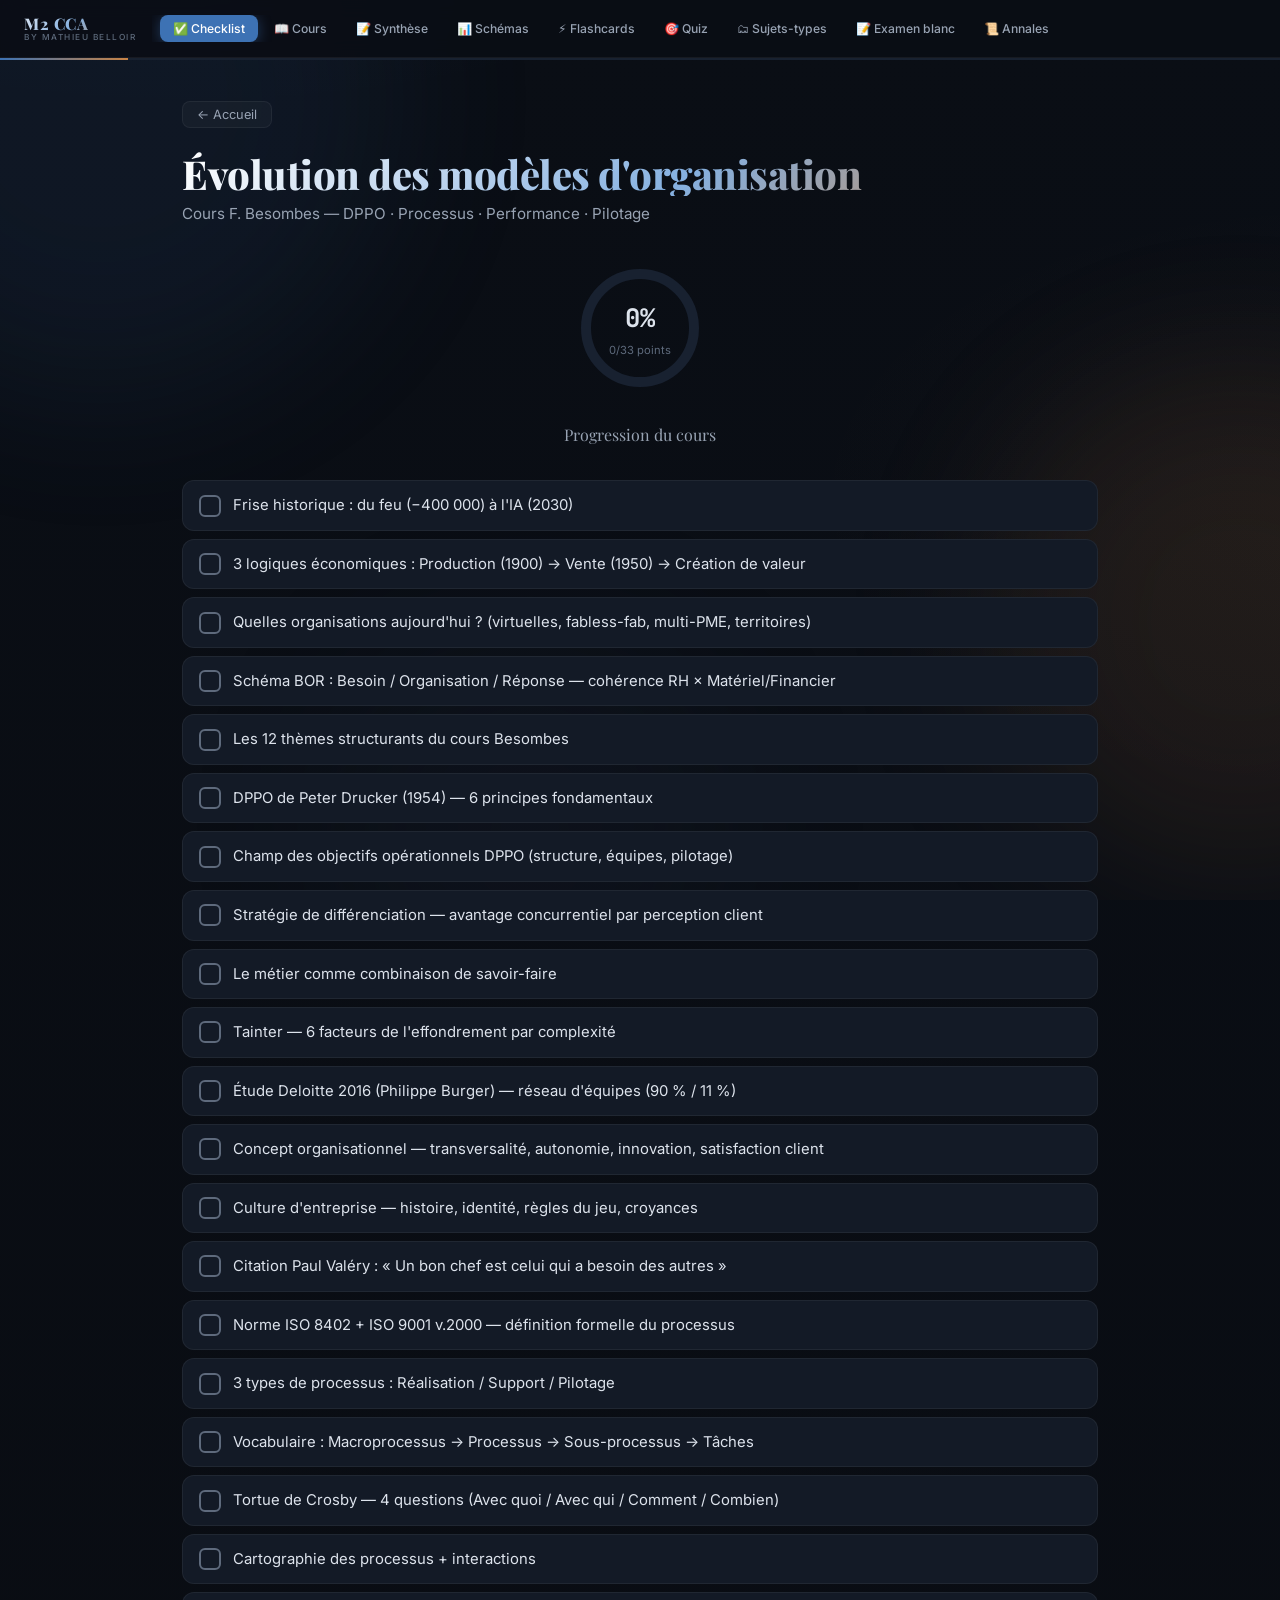
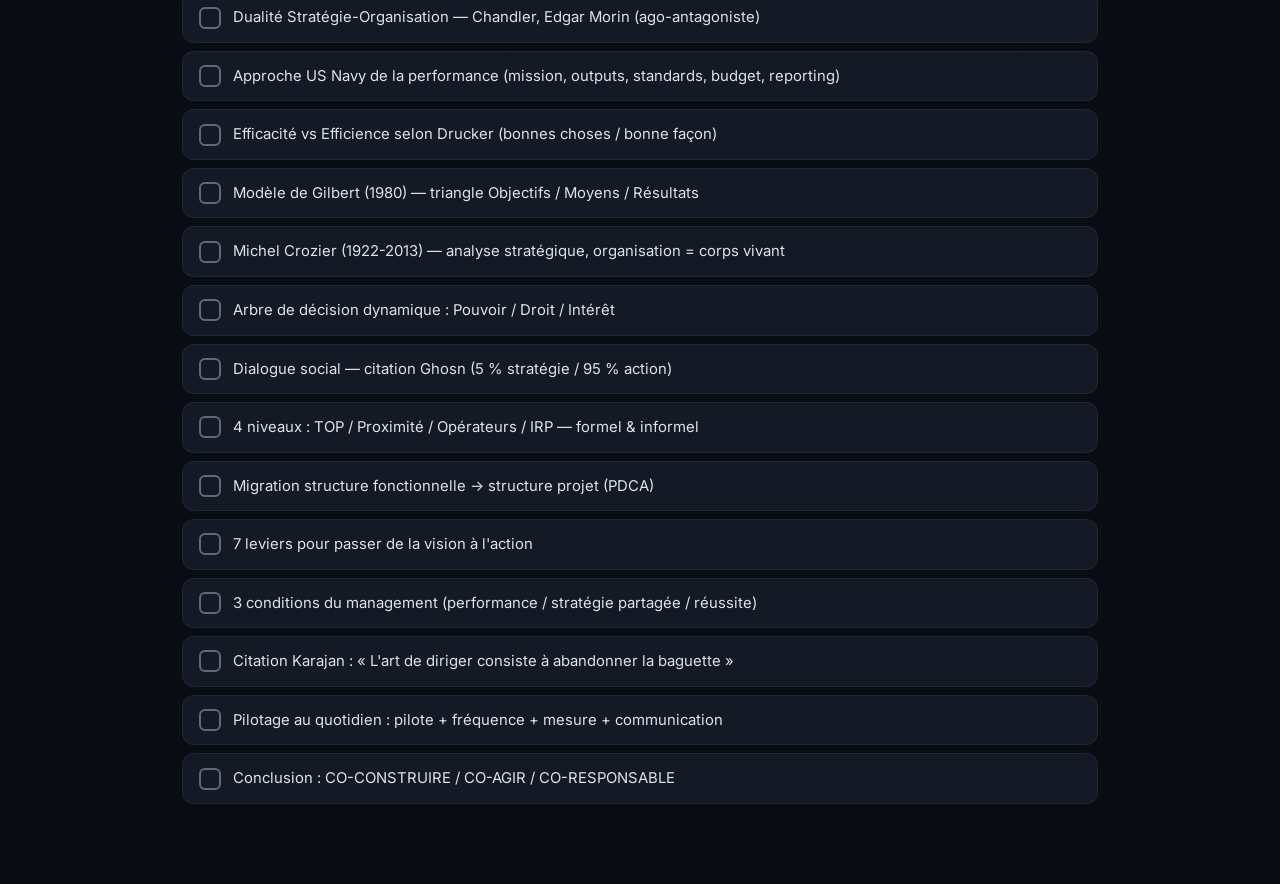
<file: evo_orga.html>
<!DOCTYPE html>
<html lang="fr">
<head>
<meta charset="UTF-8">
<meta name="viewport" content="width=device-width, initial-scale=1.0">
<title>Évolution des modèles d'organisation — M2 CCA</title>
<meta name="description" content="Cours Évolution des modèles d'organisation M2 CCA — cours, synthèse, flashcards et quiz.">
<link rel="icon" href="data:image/svg+xml,<svg xmlns=%22http://www.w3.org/2000/svg%22 viewBox=%220 0 100 100%22><text y=%2280%22 font-size=%2290%22>🏢</text></svg>">
<link rel="preconnect" href="https://fonts.googleapis.com">
<link rel="preconnect" href="https://fonts.gstatic.com" crossorigin>
<link rel="preload" as="style" href="https://fonts.googleapis.com/css2?family=Playfair+Display:wght@400;600;700;800&family=Inter:wght@300;400;500;600;700&family=JetBrains+Mono:wght@400;500&display=swap" onload="this.onload=null;this.rel='stylesheet'">
<noscript><link href="https://fonts.googleapis.com/css2?family=Playfair+Display:wght@400;600;700;800&family=Inter:wght@300;400;500;600;700&family=JetBrains+Mono:wght@400;500&display=swap" rel="stylesheet"></noscript>
<link rel="stylesheet" href="shared.css?v=202605221400">
</head>
<body>

<div class="blobs">
  <div class="blob blob-1"></div>
  <div class="blob blob-2"></div>
  <div class="blob blob-3"></div>
</div>

<nav class="nav">
  <div class="nav-brand" onclick="window.location.href='index.html'">
    <div class="nav-logo">M2 CCA</div>
    <div class="nav-sub">By Mathieu Belloir</div>
  </div>
  <div class="nav-tabs" id="navTabs"></div>
</nav>
<div class="progress-line"><div class="progress-line-fill" id="progressFill"></div></div>

<div class="main" id="appRoot">
  <div style="padding:3rem 0;text-align:center;color:var(--text2);font-size:0.9rem">
    <div style="font-size:2rem;margin-bottom:0.8rem">🏢</div>
    Chargement du cours…
  </div>
</div>

<script src="engine.js?v=202605221400"></script>
<script>
/* ═══════ FALLBACK DATA (file://) ═══════ */
const FALLBACK = {
  "title": "Évolution des modèles d'organisation",
  "subtitle": "Cours F. Besombes — DPPO · Processus · Performance · Pilotage",
  "quizKey": "m2cca_quiz_evo_orga",
  "checklistItems": [
    {
      "id": "eo1",
      "label": "Frise historique : du feu (−400 000) à l'IA (2030)"
    },
    {
      "id": "eo2",
      "label": "3 logiques économiques : Production (1900) → Vente (1950) → Création de valeur"
    },
    {
      "id": "eo3",
      "label": "Quelles organisations aujourd'hui ? (virtuelles, fabless-fab, multi-PME, territoires)"
    },
    {
      "id": "eo4",
      "label": "Schéma BOR : Besoin / Organisation / Réponse — cohérence RH × Matériel/Financier"
    },
    {
      "id": "eo5",
      "label": "Les 12 thèmes structurants du cours Besombes"
    },
    {
      "id": "eo6",
      "label": "DPPO de Peter Drucker (1954) — 6 principes fondamentaux"
    },
    {
      "id": "eo7",
      "label": "Champ des objectifs opérationnels DPPO (structure, équipes, pilotage)"
    },
    {
      "id": "eo8",
      "label": "Stratégie de différenciation — avantage concurrentiel par perception client"
    },
    {
      "id": "eo9",
      "label": "Le métier comme combinaison de savoir-faire"
    },
    {
      "id": "eo10",
      "label": "Tainter — 6 facteurs de l'effondrement par complexité"
    },
    {
      "id": "eo11",
      "label": "Étude Deloitte 2016 (Philippe Burger) — réseau d'équipes (90 % / 11 %)"
    },
    {
      "id": "eo12",
      "label": "Concept organisationnel — transversalité, autonomie, innovation, satisfaction client"
    },
    {
      "id": "eo13",
      "label": "Culture d'entreprise — histoire, identité, règles du jeu, croyances"
    },
    {
      "id": "eo14",
      "label": "Citation Paul Valéry : « Un bon chef est celui qui a besoin des autres »"
    },
    {
      "id": "eo15",
      "label": "Norme ISO 8402 + ISO 9001 v.2000 — définition formelle du processus"
    },
    {
      "id": "eo16",
      "label": "3 types de processus : Réalisation / Support / Pilotage"
    },
    {
      "id": "eo17",
      "label": "Vocabulaire : Macroprocessus → Processus → Sous-processus → Tâches"
    },
    {
      "id": "eo18",
      "label": "Tortue de Crosby — 4 questions (Avec quoi / Avec qui / Comment / Combien)"
    },
    {
      "id": "eo19",
      "label": "Cartographie des processus + interactions"
    },
    {
      "id": "eo20",
      "label": "Dualité Stratégie-Organisation — Chandler, Edgar Morin (ago-antagoniste)"
    },
    {
      "id": "eo21",
      "label": "Approche US Navy de la performance (mission, outputs, standards, budget, reporting)"
    },
    {
      "id": "eo22",
      "label": "Efficacité vs Efficience selon Drucker (bonnes choses / bonne façon)"
    },
    {
      "id": "eo23",
      "label": "Modèle de Gilbert (1980) — triangle Objectifs / Moyens / Résultats"
    },
    {
      "id": "eo24",
      "label": "Michel Crozier (1922-2013) — analyse stratégique, organisation = corps vivant"
    },
    {
      "id": "eo25",
      "label": "Arbre de décision dynamique : Pouvoir / Droit / Intérêt"
    },
    {
      "id": "eo26",
      "label": "Dialogue social — citation Ghosn (5 % stratégie / 95 % action)"
    },
    {
      "id": "eo27",
      "label": "4 niveaux : TOP / Proximité / Opérateurs / IRP — formel & informel"
    },
    {
      "id": "eo28",
      "label": "Migration structure fonctionnelle → structure projet (PDCA)"
    },
    {
      "id": "eo29",
      "label": "7 leviers pour passer de la vision à l'action"
    },
    {
      "id": "eo30",
      "label": "3 conditions du management (performance / stratégie partagée / réussite)"
    },
    {
      "id": "eo31",
      "label": "Citation Karajan : « L'art de diriger consiste à abandonner la baguette »"
    },
    {
      "id": "eo32",
      "label": "Pilotage au quotidien : pilote + fréquence + mesure + communication"
    },
    {
      "id": "eo33",
      "label": "Conclusion : CO-CONSTRUIRE / CO-AGIR / CO-RESPONSABLE"
    }
  ],
  "flashcards": [
    {
      "q": "Frise historique de l'évolution des organisations",
      "a": "Selon Besombes, 4 jalons clés :\n• −400 000 av. J.-C. : maîtrise du feu\n• XVIIIe siècle : Révolution industrielle\n• Fin XXe : TIC\n• 2030 : IA\n\n3 tensions permanentes structurent toute organisation : Pouvoir, Contre-pouvoir, Spécialisation.",
      "theme": "intro",
      "src": "Évo p.3-5",
      "srcChap": 1
    },
    {
      "q": "Les 3 logiques économiques successives",
      "a": "• 1900 : Logique de PRODUCTION\n• 1950 : Logique de VENTE\n• Aujourd'hui : Logique de CRÉATION DE VALEUR",
      "theme": "intro",
      "src": "Évo p.5",
      "srcChap": 1
    },
    {
      "q": "Quelles organisations aujourd'hui ? (Besombes)",
      "a": "4 formes typiques :\n• Entreprises virtuelles\n• Industries sans usines (fabless-fab)\n• Grandes entreprises composées d'une multitude de PME\n• Entreprises sur l'ensemble des territoires",
      "theme": "intro",
      "src": "Évo p.6",
      "srcChap": 1
    },
    {
      "q": "Schéma BOR — la logique permanente",
      "a": "Besoin → Organisation → Réponse\n\nLa cohérence de l'organisation repose sur 2 piliers :\n• Ressources humaines / compétences\n• Ressources matérielles et financières",
      "theme": "intro",
      "src": "Évo p.7",
      "srcChap": 1
    },
    {
      "q": "Les 12 thèmes du cours Besombes",
      "a": "① IA · ② Robotique/cobotique · ③ Capital humain · ④ Stratégie vs Organisation · ⑤ Contingence organisationnelle · ⑥ Innovation · ⑦ RSE · ⑧ Réseau et territoire · ⑨ Approche systémique et processus · ⑩ Chaîne de valeur et globalisation · ⑪ Productivité vs création de valeur · ⑫ Nouvelles formes de travail",
      "theme": "intro",
      "src": "Évo p.5",
      "srcChap": 1
    },
    {
      "q": "Changement de paradigme dans le management",
      "a": "Évolution :\n• Logique de TÂCHES (école classique)\n→\n• Logique d'OBJECTIFS (orientée performance)\n\nCette bascule fonde la DPPO de Drucker.",
      "theme": "intro",
      "src": "Évo p.10-12 (DPPO)",
      "srcChap": 3
    },
    {
      "q": "Stratégie de différenciation — Besombes",
      "a": "4 principes-clés :\n• La différenciation est à l'origine des avantages concurrentiels décisifs\n• Seules les différences PERÇUES PAR LE CLIENT ont de la valeur\n• Les différences complexes s'appuient sur la spécialisation\n• La perception de la différence est liée à la maîtrise de l'ensemble de la chaîne de valeur",
      "theme": "intro",
      "src": "Évo p.13",
      "srcChap": 4
    },
    {
      "q": "Le métier et le savoir-faire",
      "a": "• Le métier = somme des savoir-faire acquis + capacité à les combiner\n• Le processus combinatoire varie d'une organisation à l'autre\n• Difficile à décrire car les combinaisons sont informelles\n• La vision du métier par un manager conditionne sa capacité à découvrir de nouvelles voies",
      "theme": "intro",
      "src": "Évo p.14",
      "srcChap": 5
    },
    {
      "q": "Tainter — théorie de l'effondrement par complexité (6 facteurs)",
      "a": "Tainter étudie les effondrements de sociétés :\n1) Les sociétés sont des organisations pour résoudre des problèmes\n2) Les systèmes sociopolitiques ont besoin d'énergie pour se maintenir\n3) La complexité accrue porte des coûts accrus par habitant\n4) L'investissement dans la complexité atteint un point de rendements marginaux décroissants\n5) Quand le rendement décline, la société investit toujours plus dans une stratégie moins rentable\n6) Les rendements décroissants poussent à la séparation ou désintégration (sécession)",
      "theme": "intro",
      "src": "Évo p.15-16",
      "srcChap": 6
    },
    {
      "q": "Étude Deloitte 2016 (Philippe Burger) — réseau d'équipes",
      "a": "Chiffres clés :\n• 90 % des entreprises françaises envisagent une évolution de leur organisation\n• 11 % déclarent avoir une structure construite autour de projets/programmes transverses\n\nLe « réseau d'équipes » est un nouveau modèle organisationnel : équipes responsables, flexibles, interconnectées, partout dans le monde.",
      "theme": "intro",
      "src": "Évo p.17",
      "srcChap": 7
    },
    {
      "q": "Concept organisationnel — 4 principes généraux",
      "a": "Principes du modèle contemporain :\n• Transversalité\n• Autonomie vs Responsabilité\n• Initiative et innovation\n• Orientation Satisfaction Client",
      "theme": "intro"
    },
    {
      "q": "La culture d'entreprise (Besombes)",
      "a": "4 caractéristiques :\n• Elle existe toujours, qu'elle soit connue ou non\n• Fondée sur les habitudes, attitudes sociales, histoire de chacun\n• Confrontation entre valeurs personnelles et culture déclarée\n• Fondée sur une histoire, une identité, des règles du jeu, des croyances et des routines",
      "theme": "intro",
      "src": "Évo p.19",
      "srcChap": 7
    },
    {
      "q": "Citation Paul Valéry sur le management",
      "a": "« Un bon chef est celui qui a besoin des autres » — Paul Valéry\n\nPour construire la performance, il faut : FAIRE RÉUSSIR LES AUTRES.",
      "theme": "intro",
      "src": "Évo p.20",
      "srcChap": 7
    },
    {
      "q": "DPPO — Direction Par Objectifs (Peter Drucker, 1954)",
      "a": "Concept conceptualisé en 1954 par Peter Drucker (1909-2005).\n\nC'est le passage d'une logique de TÂCHES à une logique d'OBJECTIFS, fondateur du management contemporain.",
      "theme": "dppo",
      "src": "Évo p.10-12 (DPPO)",
      "srcChap": 3
    },
    {
      "q": "Les 6 principes fondamentaux de la DPPO (Drucker)",
      "a": "1) Définir la mission de son entité\n2) Fixer des objectifs clairs pour les équipes\n3) Analyser et organiser le travail pour créer un sentiment de satisfaction\n4) Informer et écouter ses employés\n5) Évaluer les résultats au moyen de normes spécifiques\n6) Former ses collaborateurs en permanence",
      "theme": "dppo",
      "src": "Évo p.7",
      "srcChap": 1
    },
    {
      "q": "Le champ des objectifs opérationnels (DPPO)",
      "a": "3 dimensions d'évolution :\n• STRUCTURE : de hiérarchique à transversale\n• ÉQUIPES : déclinaison des objectifs stratégiques en objectifs opérationnels pour chaque pôle et chaque collaborateur\n• PILOTAGE & AMÉLIORATION : participation des collaborateurs au déploiement des procédures + information sur les indicateurs",
      "theme": "dppo",
      "src": "Évo p.7",
      "srcChap": 1
    },
    {
      "q": "L'évolution du management : de la tâche au processus",
      "a": "Passage :\n• Logique de « tâches » (école classique)\n→\n• Approche « processus » orientée vers la performance et l'excellence",
      "theme": "processus"
    },
    {
      "q": "Définition formelle du processus (ISO 8402)",
      "a": "« Ensemble des moyens et d'activités qui transforment les éléments entrants en éléments sortants dans un but défini et mesurable » (ISO 8402, cité par P. Baracchini, 2007)\n\nPlus simplement : ensemble homogène de sous-processus et de tâches qui s'enchaînent pour transformer des intrants en extrants.",
      "theme": "processus",
      "src": "Évo p.28",
      "srcChap": 8
    },
    {
      "q": "Les 3 types de processus",
      "a": "• PROCESSUS DE RÉALISATION : réalisation du produit/service (conception, fabrication, vente, prestation)\n• PROCESSUS SUPPORT : outils et méthodes appuyant la réalisation (RH, formation, IT, comptabilité, maintenance)\n• PROCESSUS DE PILOTAGE : mise en œuvre des objectifs (politique, stratégie, décision, budget, mesure)",
      "theme": "processus",
      "src": "Évo p.25",
      "srcChap": 8
    },
    {
      "q": "Vocabulaire hiérarchique des processus",
      "a": "4 niveaux :\n• MACROPROCESSUS : Client, RH…\n• PROCESSUS : ensemble de sous-processus\n• SOUS-PROCESSUS : ensemble de tâches\n• TÂCHES : opération spécifique",
      "theme": "processus",
      "src": "Évo p.26",
      "srcChap": 8
    },
    {
      "q": "Norme ISO 9001 version 2000 — schéma SMQ",
      "a": "Système de Management de la Qualité — boucle d'amélioration continue :\n\nClient (exigences) → Données d'entrée → Réalisation du produit/service → Données de sortie → Client (satisfaction)\n\nSupervisé par : Responsabilité de la direction + Management des ressources + Mesure/analyse/amélioration",
      "theme": "processus",
      "src": "Évo p.27",
      "srcChap": 8
    },
    {
      "q": "La tortue de Crosby — 4 questions pour caractériser un processus",
      "a": "• AVEC QUOI ? — Moyens et équipements\n• AVEC QUI ? — Compétences\n• COMMENT ? — Méthodes\n• COMBIEN ? — Indicateurs de pilotage",
      "theme": "processus",
      "src": "Évo p.29",
      "srcChap": 8
    },
    {
      "q": "Interactions entre processus + cartographie",
      "a": "Démarche :\n1) Identifier les processus entre lesquels il existe une interaction\n2) Définir la nature de l'interaction (sortie de l'un = entrée d'un autre)\n3) Établir un diagramme de toutes les interactions = CARTOGRAPHIE des processus",
      "theme": "processus",
      "src": "Évo p.30",
      "srcChap": 8
    },
    {
      "q": "Nature des processus et chaîne de valeur",
      "a": "2 catégories de processus :\n• Ceux dont les sorties sont associées aux EXIGENCES DES CLIENTS\n• Ceux dont les sorties ont une incidence sur l'EFFICACITÉ DES AUTRES PROCESSUS\n\nLe processus produit de la VALEUR AJOUTÉE des fournisseurs vers les clients, à travers des MOYENS et des RÈGLES.",
      "theme": "processus"
    },
    {
      "q": "Dualité Stratégie-Organisation (Besombes)",
      "a": "L'entreprise doit avoir une démarche pro-active de CONQUÊTE tout en LIMITANT LE RISQUE.\n\n• Convergence d'éléments AGO-ANTAGONISTES (Edgar Morin)\n• Lien indissociable structure ↔ stratégie (A. Chandler)\n• Maîtrise organisationnelle nécessaire : communication, comportements, jeux d'acteurs",
      "theme": "performance",
      "src": "Évo p.34",
      "srcChap": 9
    },
    {
      "q": "Définition de la performance organisationnelle (Besombes)",
      "a": "4 caractéristiques :\n• Issue d'un PROCESSUS DE CONSTRUCTION CONTINGENT\n• Conséquence d'une REPRÉSENTATION (pas de réalité propre)\n• Résultat de l'ACCORD ENTRE LES PARTIES PRENANTES (consensus, coopération)\n• Devenue STRATÉGIQUE, contribue à l'émergence du « sens »\n\nDéfinition synthétique : résultat d'un processus maîtrisé pour atteindre un but préalablement défini, en mobilisant des ressources variées et optimisées.",
      "theme": "performance"
    },
    {
      "q": "L'approche US Navy de la performance",
      "a": "« Processus de définition de la mission et des outputs escomptés, de détermination des standards de la performance, de mise en relation du budget avec la performance, de reporting des résultats ainsi que de l'assurance que les managers sont comptables des résultats. »",
      "theme": "performance",
      "src": "Évo p.38",
      "srcChap": 9
    },
    {
      "q": "Efficacité vs Efficience selon Drucker",
      "a": "• EFFICACITÉ : atteinte des résultats QUELLE QUE SOIT l'allocation de ressources = « Faire les bonnes choses »\n• EFFICIENCE : atteinte des résultats EN OPTIMISANT l'allocation de ressources = « Faire les choses de la bonne façon »\n\nLa performance dans un contexte donné = capacité d'être à la fois Efficace ET Efficient.",
      "theme": "performance",
      "src": "Évo p.10-12 (DPPO)",
      "srcChap": 3
    },
    {
      "q": "Modèle de Gilbert (1980) — triangle de la performance",
      "a": "PERFORMANCE = intersection de 3 dimensions :\n• OBJECTIFS\n• MOYENS\n• RÉSULTATS\n\nLes 3 écarts définissent :\n• Objectifs ↔ Résultats : EFFICACITÉ\n• Moyens ↔ Résultats : EFFICIENCE\n• Objectifs ↔ Moyens : PERTINENCE",
      "theme": "performance",
      "src": "Évo p.41",
      "srcChap": 9
    },
    {
      "q": "Michel Crozier (1922-2013) — l'organisation est un corps vivant",
      "a": "Concepteur de l'ANALYSE STRATÉGIQUE et de l'ACTION COLLECTIVE.\n\n• Les organisations sont comparables à des organismes vivants\n• Les êtres vivants planifient, analysent, expérimentent et décident\n• Ils s'adaptent et innovent face aux évolutions et à l'environnement",
      "theme": "performance",
      "src": "Évo p.42",
      "srcChap": 10
    },
    {
      "q": "L'arbre de décision dynamique de Crozier",
      "a": "3 leviers structurants en interaction :\n• POUVOIR\n• DROIT\n• INTÉRÊT\n\nCes 3 dimensions déterminent les jeux d'acteurs au sein de l'organisation.",
      "theme": "performance",
      "src": "Évo p.42",
      "srcChap": 10
    },
    {
      "q": "Citation Carlos Ghosn sur la stratégie",
      "a": "« La réussite d'une entreprise, c'est 5 % de stratégie et 95 % d'action. » — Carlos Ghosn\n\nCette citation justifie l'importance centrale du dialogue social et du pilotage opérationnel.",
      "theme": "pilotage",
      "src": "Évo p.44",
      "srcChap": 11
    },
    {
      "q": "Le dialogue social — 4 niveaux d'acteurs",
      "a": "• TOP MANAGEMENT\n• MANAGEMENT DE PROXIMITÉ\n• OPÉRATEURS\n• IRP (Instances Représentatives du Personnel)\n\n2 registres : dialogue social FORMEL + dialogue social INFORMEL.\n\nObjectif : aller vers un dialogue social PERMANENT centré sur le projet à réussir ensemble.",
      "theme": "pilotage",
      "src": "Évo p.44",
      "srcChap": 11
    },
    {
      "q": "Migration structure fonctionnelle → structure projet",
      "a": "STRUCTURE FONCTIONNELLE (contrôle) :\n• Communication séquentielle descendante (parfois ascendante)\n• Organisation centrée sur les TÂCHES\n\nSTRUCTURE PROJET :\n• Communication continue CIRCULAIRE\n• Organisation centrée sur les PROCESSUS\n\nCycle PDCA : Prévoir → Faire → Contrôler (autonomie) → Agir ou Réagir",
      "theme": "pilotage",
      "src": "Évo p.45",
      "srcChap": 11
    },
    {
      "q": "Les 7 leviers pour passer de la vision à l'action",
      "a": "1) Avoir une offre choisie et non subie\n2) Choisir ses clients en segmentant\n3) Cultiver les réseaux pour une réponse globale et experte\n4) Cultiver la capacité innovante\n5) Assurer la convergence des compétences des collaborateurs\n6) Intensifier la transversalité\n7) Construire une offre experte (notre métier) ET globale (partenaires)",
      "theme": "pilotage",
      "src": "Évo p.7",
      "srcChap": 1
    },
    {
      "q": "Management et performance — 3 conditions (Besombes)",
      "a": "• Il n'y a pas de PERFORMANCE sans MANAGEMENT\n• Il n'y a pas de MANAGEMENT sans STRATÉGIE PARTAGÉE\n• Il n'y a pas de RÉUSSITE sans MANAGEMENT\n\nLes équipes sont au cœur de la performance organisationnelle.",
      "theme": "pilotage"
    },
    {
      "q": "Citation Karajan sur le pilotage",
      "a": "« L'art de diriger consiste à abandonner la baguette pour ne pas gêner l'orchestre. » — Herbert von Karajan\n\nLa direction efficace consiste à donner l'autonomie aux acteurs après avoir donné le cap.",
      "theme": "pilotage",
      "src": "Évo p.50",
      "srcChap": 11
    },
    {
      "q": "Pourquoi piloter ? (Besombes)",
      "a": "« On ne peut progresser que sur ce que l'on mesure. »\n\nLa mesure des écarts et leur correction partagée et comprise permet à chacun de progresser.",
      "theme": "pilotage"
    },
    {
      "q": "Qu'est-ce que piloter ?",
      "a": "Piloter, c'est DÉPLOYER LA STRATÉGIE EN ACTIONS.\n\nCes actions doivent être mesurées et vérifiées régulièrement pour s'assurer qu'elles satisfont à l'exigence stratégique.",
      "theme": "pilotage"
    },
    {
      "q": "Pilotage au quotidien — 4 éléments par action",
      "a": "Pour chaque action pilotée, désigner :\n• Un PILOTE\n• Une FRÉQUENCE\n• Un MOYEN DE MESURE\n• Une COMMUNICATION\n\n3 piliers : PILOTAGE (maîtriser) + INDICATEURS (garder le contrôle) + INFORMATIONS (expliquer, anticiper).",
      "theme": "pilotage"
    },
    {
      "q": "Conclusion du cours Besombes — CO-CONSTRUIRE / CO-AGIR / CO-RESPONSABLE",
      "a": "« La performance est éphémère et il convient à chaque instant de renouveler l'expérience collective qui permet de la construire. »\n\nCO-CONSTRUIRE pour CO-AGIR et être CO-RESPONSABLE",
      "theme": "pilotage",
      "src": "Évo p.54",
      "srcChap": 11
    }
  ],
  "quizQuestions": [
    {
      "q": "Selon Besombes, quelle est la séquence des 3 logiques économiques successives ?",
      "o": [
        "Vente → Production → Création de valeur",
        "Production (1900) → Vente (1950) → Création de valeur (aujourd'hui)",
        "Innovation → Vente → Production",
        "Création de valeur → Production → Vente"
      ],
      "c": 1,
      "e": "Selon Besombes, l'évolution est : Logique de Production (1900) → Logique de Vente (1950) → Logique de Création de valeur (aujourd'hui).",
      "theme": "intro",
      "src": "Évo p.5",
      "srcChap": 1
    },
    {
      "q": "En quelle année et par qui a été conceptualisée la DPPO ?",
      "o": [
        "1962 par Chandler",
        "1954 par Peter Drucker",
        "1980 par Gilbert",
        "1948 par Henri Fayol"
      ],
      "c": 1,
      "e": "La Direction Par Objectifs (DPPO) a été conceptualisée en 1954 par Peter Drucker (1909-2005). C'est l'un des concepts les plus structurants du management moderne.",
      "theme": "dppo",
      "src": "Évo p.10-12 (DPPO)",
      "srcChap": 3
    },
    {
      "q": "Combien de principes fondamentaux compte la DPPO de Drucker ?",
      "o": [
        "4 principes",
        "5 principes",
        "6 principes",
        "8 principes"
      ],
      "c": 2,
      "e": "La DPPO compte 6 principes : définir la mission, fixer des objectifs clairs, analyser/organiser le travail, informer/écouter, évaluer les résultats, former en permanence.",
      "theme": "dppo",
      "src": "Évo p.10-12 (DPPO)",
      "srcChap": 3
    },
    {
      "q": "Quel auteur a énoncé la théorie de l'effondrement par complexité décroissante ?",
      "o": [
        "Edgar Morin",
        "Tainter",
        "Peter Drucker",
        "Michel Crozier"
      ],
      "c": 1,
      "e": "Tainter a étudié les effondrements de sociétés dans l'histoire et identifié 6 facteurs liés aux rendements marginaux décroissants de la complexité sociopolitique.",
      "theme": "intro",
      "src": "Évo p.15-16",
      "srcChap": 6
    },
    {
      "q": "Selon l'étude Deloitte de juin 2016, quelle proportion d'entreprises françaises ont une structure organisée autour de projets transverses ?",
      "o": [
        "5 %",
        "11 %",
        "30 %",
        "45 %"
      ],
      "c": 1,
      "e": "Selon Philippe Burger (Deloitte, juin 2016), 11 % des entreprises françaises déclarent avoir une structure construite autour de projets ou programmes transverses. Cette structure émergente est appelée « réseau d'équipes ».",
      "theme": "intro",
      "src": "Évo p.17",
      "srcChap": 7
    },
    {
      "q": "Quelle norme ISO définit formellement le processus ?",
      "o": [
        "ISO 9001:2000",
        "ISO 8402",
        "ISO 14001",
        "ISO 26000"
      ],
      "c": 1,
      "e": "L'ISO 8402 définit le processus comme « ensemble des moyens et d'activités qui transforment les éléments entrants en éléments sortants dans un but défini et mesurable ». La norme ISO 9001 v.2000 structure le SMQ qui s'appuie sur cette définition.",
      "theme": "processus",
      "src": "Évo p.28",
      "srcChap": 8
    },
    {
      "q": "Quels sont les 3 types de processus selon l'approche processus ?",
      "o": [
        "Stratégique / Opérationnel / Support",
        "Réalisation / Support / Pilotage",
        "Client / Interne / Fournisseur",
        "Direction / Exécution / Contrôle"
      ],
      "c": 1,
      "e": "Les 3 types sont : Processus de Réalisation (produit/service), Processus Support (RH/IT/compta/maintenance), Processus de Pilotage (politique/stratégie/décision/budget/mesure).",
      "theme": "processus",
      "src": "Évo p.21-32",
      "srcChap": 8
    },
    {
      "q": "Que mesure la « tortue de Crosby » ?",
      "o": [
        "Le délai de traitement d'une commande",
        "Les caractéristiques d'un processus via 4 questions (Avec quoi/qui/comment/combien)",
        "Le coût total de la non-qualité",
        "La maturité d'une organisation sur 5 niveaux"
      ],
      "c": 1,
      "e": "La tortue de Crosby caractérise un processus avec 4 questions : AVEC QUOI ? (moyens/équipements) — AVEC QUI ? (compétences) — COMMENT ? (méthodes) — COMBIEN ? (indicateurs).",
      "theme": "processus",
      "src": "Évo p.29",
      "srcChap": 8
    },
    {
      "q": "Comment Drucker distingue-t-il efficacité et efficience ?",
      "o": [
        "L'efficacité concerne les coûts, l'efficience le temps",
        "L'efficacité = faire les bonnes choses ; l'efficience = faire les choses de la bonne façon",
        "Les deux termes sont synonymes",
        "L'efficacité concerne le QCD ; l'efficience le ROI"
      ],
      "c": 1,
      "e": "Selon Drucker : « L'efficacité consiste à faire les bonnes choses et l'efficience consiste à faire les choses de la bonne façon ». L'efficacité = atteinte des résultats quelque soit l'allocation ; l'efficience = atteinte en optimisant les ressources.",
      "theme": "performance",
      "src": "Évo p.10-12 (DPPO)",
      "srcChap": 3
    },
    {
      "q": "Quel est le triangle du Modèle de Gilbert (1980) ?",
      "o": [
        "Performance / Coût / Qualité",
        "Objectifs / Moyens / Résultats",
        "Stratégie / Organisation / Culture",
        "Mission / Vision / Valeurs"
      ],
      "c": 1,
      "e": "Le Modèle de Gilbert (1980) est un triangle Objectifs / Moyens / Résultats. Les 3 écarts définissent : Efficacité (Objectifs ↔ Résultats), Efficience (Moyens ↔ Résultats), Pertinence (Objectifs ↔ Moyens).",
      "theme": "performance",
      "src": "Évo p.41",
      "srcChap": 9
    },
    {
      "q": "Qui est l'auteur de l'expression « ago-antagoniste » mobilisée par Besombes pour décrire la dualité Stratégie-Organisation ?",
      "o": [
        "Chandler",
        "Peter Drucker",
        "Edgar Morin",
        "Michel Crozier"
      ],
      "c": 2,
      "e": "Edgar Morin parle de convergence d'éléments « ago-antagonistes » : l'entreprise doit avoir une démarche pro-active de conquête tout en limitant le risque associé. C'est mobilisé pour décrire la dualité Stratégie-Organisation.",
      "theme": "performance",
      "src": "Évo p.34",
      "srcChap": 9
    },
    {
      "q": "Selon Besombes, quel auteur met en évidence le lien indissociable entre la structure de l'entreprise et sa stratégie ?",
      "o": [
        "Chandler",
        "Edgar Morin",
        "Peter Drucker",
        "Michel Crozier"
      ],
      "c": 0,
      "e": "Pour Besombes, A. Chandler met en évidence le lien indissociable entre la structure de l'entreprise et sa stratégie. Le succès ou l'échec d'une politique d'entreprise réside aussi dans la maîtrise organisationnelle (communication, comportements, jeux des acteurs).",
      "theme": "performance",
      "src": "Évo p.34",
      "srcChap": 9
    },
    {
      "q": "Michel Crozier (1922-2013) est connu comme le concepteur de :",
      "o": [
        "La théorie des coûts de transaction",
        "L'analyse stratégique et de l'action collective",
        "La pyramide des besoins",
        "La théorie X et Y"
      ],
      "c": 1,
      "e": "Michel Crozier est le concepteur de l'analyse stratégique et de l'action collective. Pour lui, les organisations sont comparables à des organismes vivants : elles planifient, analysent, expérimentent, décident et s'adaptent.",
      "theme": "performance",
      "src": "Évo p.42",
      "srcChap": 10
    },
    {
      "q": "Quels sont les 3 leviers de l'arbre de décision dynamique selon Crozier ?",
      "o": [
        "Pouvoir / Droit / Intérêt",
        "Mission / Vision / Valeurs",
        "Stratégie / Tactique / Opérationnel",
        "Direction / Coordination / Contrôle"
      ],
      "c": 0,
      "e": "Crozier identifie 3 leviers en interaction qui structurent les jeux d'acteurs : Pouvoir, Droit et Intérêt.",
      "theme": "performance",
      "src": "Évo p.42",
      "srcChap": 10
    },
    {
      "q": "Selon Carlos Ghosn, la réussite d'une entreprise repose sur :",
      "o": [
        "50 % stratégie / 50 % action",
        "5 % stratégie / 95 % action",
        "20 % stratégie / 80 % action",
        "100 % stratégie"
      ],
      "c": 1,
      "e": "Carlos Ghosn affirme : « La réussite d'une entreprise, c'est 5 % de stratégie et 95 % d'action. » Cette citation, mobilisée par Besombes, justifie l'importance centrale du dialogue social et du pilotage opérationnel.",
      "theme": "pilotage",
      "src": "Évo p.44",
      "srcChap": 11
    },
    {
      "q": "Quels sont les 4 niveaux du dialogue social ?",
      "o": [
        "DG / Cadres / Employés / Ouvriers",
        "TOP / Proximité / Opérateurs / IRP",
        "Stratégique / Tactique / Opérationnel / Support",
        "Direction / Encadrement / Production / Syndicats"
      ],
      "c": 1,
      "e": "Le dialogue social mobilise 4 niveaux d'acteurs : TOP MANAGEMENT, MANAGEMENT DE PROXIMITÉ, OPÉRATEURS, IRP (Instances Représentatives du Personnel). 2 registres : formel + informel.",
      "theme": "pilotage",
      "src": "Évo p.44",
      "srcChap": 11
    },
    {
      "q": "À quoi correspond le cycle PDCA dans la structure projet ?",
      "o": [
        "Plan / Do / Check / Act",
        "Prévoir / Faire / Contrôler / Agir ou Réagir",
        "Préparer / Décider / Coordonner / Auditer",
        "Toutes les réponses sont équivalentes"
      ],
      "c": 3,
      "e": "Le PDCA (Roue de Deming) appliqué à la structure projet par Besombes : Prévoir (Plan) / Faire (Do) / Contrôler avec autonomie (Check) / Agir ou Réagir (Act). Communication continue circulaire centrée sur les processus.",
      "theme": "pilotage",
      "src": "Évo p.45",
      "srcChap": 11
    },
    {
      "q": "Selon Besombes, combien de leviers permettent de passer de la vision à l'action ?",
      "o": [
        "3 leviers",
        "5 leviers",
        "7 leviers",
        "10 leviers"
      ],
      "c": 2,
      "e": "Besombes identifie 7 leviers : offre choisie/non subie · choisir ses clients en segmentant · cultiver les réseaux · cultiver la capacité innovante · convergence des compétences · transversalité · offre experte ET globale.",
      "theme": "pilotage",
      "src": "Évo p.46",
      "srcChap": 11
    },
    {
      "q": "Qui a dit : « L'art de diriger consiste à abandonner la baguette pour ne pas gêner l'orchestre » ?",
      "o": [
        "Peter Drucker",
        "Carlos Ghosn",
        "Herbert von Karajan",
        "Paul Valéry"
      ],
      "c": 2,
      "e": "Citation d'Herbert von Karajan mobilisée par Besombes pour illustrer l'art du pilotage : donner le cap puis laisser l'autonomie aux acteurs.",
      "theme": "pilotage",
      "src": "Évo p.50",
      "srcChap": 11
    },
    {
      "q": "Selon Besombes, pourquoi piloter ?",
      "o": [
        "Pour contrôler les salariés",
        "Car on ne progresse que sur ce que l'on mesure",
        "Pour réduire les coûts",
        "Pour satisfaire les actionnaires"
      ],
      "c": 1,
      "e": "« On ne peut progresser que sur ce que l'on mesure. » La mesure des écarts et leur correction partagée et comprise permet à chacun de progresser.",
      "theme": "pilotage"
    },
    {
      "q": "Selon Besombes, piloter c'est :",
      "o": [
        "Surveiller les indicateurs financiers",
        "Déployer la stratégie en actions mesurées et vérifiées régulièrement",
        "Établir un budget annuel",
        "Tenir des réunions hebdomadaires"
      ],
      "c": 1,
      "e": "Piloter, c'est déployer la stratégie en actions. Ces actions doivent être mesurées et vérifiées régulièrement pour s'assurer qu'elles satisfont à l'exigence stratégique.",
      "theme": "pilotage"
    },
    {
      "q": "Pour piloter au quotidien, Besombes recommande de désigner pour chaque action :",
      "o": [
        "Un pilote, une fréquence, un moyen de mesure, une communication",
        "Un sponsor exécutif et un chef de projet",
        "Un budget et un délai",
        "Un livrable et une date limite"
      ],
      "c": 0,
      "e": "Pour chaque action pilotée : un PILOTE + une FRÉQUENCE + un MOYEN DE MESURE + une COMMUNICATION. 3 piliers : Pilotage (maîtriser) + Indicateurs (garder le contrôle) + Informations (expliquer, anticiper).",
      "theme": "pilotage"
    },
    {
      "q": "Quelle est la conclusion du cours de Besombes ?",
      "o": [
        "La performance est durable et stable",
        "CO-CONSTRUIRE pour CO-AGIR et être CO-RESPONSABLE",
        "Il faut maximiser la productivité",
        "La stratégie est plus importante que l'organisation"
      ],
      "c": 1,
      "e": "« La performance est éphémère et il convient à chaque instant de renouveler l'expérience collective qui permet de la construire. CO-CONSTRUIRE pour CO-AGIR et être CO-RESPONSABLE. »",
      "theme": "pilotage",
      "src": "Évo p.54",
      "srcChap": 11
    },
    {
      "q": "Selon Besombes, le métier d'une organisation est :",
      "o": [
        "La description de poste de chaque collaborateur",
        "La somme des savoir-faire acquis + la capacité de les combiner",
        "L'ensemble des compétences requises par le poste",
        "La fiche de poste validée par la DRH"
      ],
      "c": 1,
      "e": "Le métier = somme des savoir-faire acquis + capacité combinatoire. Le processus combinatoire est informel et varie d'une organisation à l'autre. La vision du métier par un manager conditionne sa capacité à découvrir de nouvelles voies.",
      "theme": "intro",
      "src": "Évo p.14",
      "srcChap": 5
    },
    {
      "q": "Selon Besombes, qu'est-ce qui crée un avantage concurrentiel décisif ?",
      "o": [
        "Le prix le plus bas",
        "La stratégie de différenciation perçue par le client",
        "Les économies d'échelle",
        "La concentration sectorielle"
      ],
      "c": 1,
      "e": "Les stratégies de différenciation sont à l'origine des avantages concurrentiels décisifs, MAIS seules les différences PERÇUES par le client ont de la valeur. La perception est liée à la maîtrise de l'ensemble de la chaîne de valeur.",
      "theme": "intro",
      "src": "Évo p.13",
      "srcChap": 4
    },
    {
      "q": "Sur l'évolution des organisations :",
      "type": "tf",
      "theme": "intro",
      "aff": [
        {
          "t": "Selon Besombes, 3 tensions permanentes structurent toute organisation : pouvoir, contre-pouvoir et spécialisation.",
          "c": true,
          "e": "Ces 3 tensions sont permanentes dans toute organisation."
        },
        {
          "t": "Les 3 logiques économiques successives sont, dans l'ordre : production, vente, création de valeur.",
          "c": true,
          "e": "Logique de production (1900), de vente (1950), de création de valeur (aujourd'hui)."
        },
        {
          "t": "Le schéma BOR signifie Besoin → Organisation → Réponse.",
          "c": true,
          "e": "La cohérence de l'organisation repose sur les ressources humaines et les ressources matérielles/financières."
        },
        {
          "t": "Le changement de paradigme du management va d'une logique d'objectifs vers une logique de tâches.",
          "c": false,
          "e": "C'est l'inverse : on passe d'une logique de tâches (école classique) à une logique d'objectifs, ce qui fonde la DPPO."
        }
      ]
    },
    {
      "q": "Sur la différenciation et la culture d'entreprise :",
      "type": "tf",
      "theme": "intro",
      "aff": [
        {
          "t": "Selon Besombes, seules les différences perçues par le client ont de la valeur.",
          "c": true,
          "e": "La différenciation est à l'origine des avantages concurrentiels, mais seule la différence perçue compte."
        },
        {
          "t": "La culture d'entreprise n'existe que si elle est formellement définie.",
          "c": false,
          "e": "La culture d'entreprise existe toujours, qu'elle soit connue ou non."
        },
        {
          "t": "Le métier est la somme des savoir-faire acquis et la capacité à les combiner.",
          "c": true,
          "e": "Le processus combinatoire varie d'une organisation à l'autre et reste informel."
        },
        {
          "t": "Selon Tainter, l'investissement dans la complexité atteint un point de rendements marginaux décroissants.",
          "c": true,
          "e": "Quand le rendement décline, la société investit toujours plus dans une stratégie moins rentable."
        }
      ]
    },
    {
      "q": "Sur la DPPO de Drucker :",
      "type": "tf",
      "theme": "dppo",
      "aff": [
        {
          "t": "La DPPO (Direction Par objectifs) a été conceptualisée par Peter Drucker en 1954.",
          "c": true,
          "e": "La DPPO est fondatrice du management contemporain."
        },
        {
          "t": "La DPPO marque le passage d'une logique de tâches à une logique d'objectifs.",
          "c": true,
          "e": "C'est le cœur de la DPPO."
        },
        {
          "t": "L'un des 6 principes de la DPPO est de former ses collaborateurs en permanence.",
          "c": true,
          "e": "La formation permanente fait partie des 6 principes fondamentaux de la DPPO."
        },
        {
          "t": "La DPPO recommande de fixer des objectifs flous pour laisser de la liberté aux équipes.",
          "c": false,
          "e": "La DPPO recommande au contraire de fixer des objectifs CLAIRS pour les équipes."
        }
      ]
    },
    {
      "q": "Sur l'approche processus :",
      "type": "tf",
      "theme": "processus",
      "aff": [
        {
          "t": "Un processus transforme des éléments entrants en éléments sortants dans un but défini et mesurable.",
          "c": true,
          "e": "C'est la définition formelle du processus (ISO 8402)."
        },
        {
          "t": "Les 3 types de processus sont : réalisation, support et pilotage.",
          "c": true,
          "e": "Réalisation (produit/service), support (outils et méthodes), pilotage (objectifs)."
        },
        {
          "t": "Dans la hiérarchie des processus, un macroprocessus est plus fin qu'une tâche.",
          "c": false,
          "e": "C'est l'inverse : macroprocessus > processus > sous-processus > tâche."
        },
        {
          "t": "La tortue de Crosby caractérise un processus par 4 questions : avec quoi, avec qui, comment, combien.",
          "c": true,
          "e": "Avec quoi (moyens), avec qui (compétences), comment (méthodes), combien (indicateurs)."
        }
      ]
    },
    {
      "q": "Sur l'ISO 9001 et la cartographie des processus :",
      "type": "tf",
      "theme": "processus",
      "aff": [
        {
          "t": "La norme ISO 9001 version 2000 décrit un Système de Management de la Qualité en boucle d'amélioration continue.",
          "c": true,
          "e": "Le SMQ va des exigences du client à sa satisfaction."
        },
        {
          "t": "La cartographie des processus est le diagramme de toutes les interactions entre processus.",
          "c": true,
          "e": "On identifie les processus en interaction, on définit la nature de l'interaction, puis on établit le diagramme."
        },
        {
          "t": "Dans une interaction entre processus, la sortie d'un processus peut être l'entrée d'un autre.",
          "c": true,
          "e": "C'est la nature même d'une interaction entre processus."
        },
        {
          "t": "Le processus de pilotage réalise directement le produit ou le service vendu.",
          "c": false,
          "e": "C'est le processus de réalisation qui produit le bien ou le service ; le processus de pilotage met en œuvre les objectifs."
        }
      ]
    },
    {
      "q": "Sur la performance organisationnelle :",
      "type": "tf",
      "theme": "performance",
      "aff": [
        {
          "t": "Selon Drucker, l'efficacité c'est « faire les bonnes choses » et l'efficience « faire les choses de la bonne façon ».",
          "c": true,
          "e": "L'efficacité atteint le résultat ; l'efficience l'atteint en optimisant les ressources."
        },
        {
          "t": "Dans le triangle de Gilbert, l'écart entre objectifs et résultats définit l'efficience.",
          "c": false,
          "e": "L'écart objectifs / résultats définit l'efficacité ; l'écart moyens / résultats définit l'efficience."
        },
        {
          "t": "Selon Besombes, la performance résulte d'un accord entre les parties prenantes.",
          "c": true,
          "e": "La performance est issue d'un processus contingent et d'un consensus entre parties prenantes."
        },
        {
          "t": "La performance suppose d'être à la fois efficace et efficient.",
          "c": true,
          "e": "Dans un contexte donné, la performance combine efficacité et efficience."
        }
      ]
    },
    {
      "q": "Sur la performance et l'analyse stratégique :",
      "type": "tf",
      "theme": "performance",
      "aff": [
        {
          "t": "Michel Crozier est le concepteur de l'analyse stratégique et de l'action collective.",
          "c": true,
          "e": "Crozier (1922-2013) compare les organisations à des organismes vivants."
        },
        {
          "t": "L'arbre de décision dynamique de Crozier repose sur 3 leviers : pouvoir, droit et intérêt.",
          "c": true,
          "e": "Ces 3 dimensions déterminent les jeux d'acteurs dans l'organisation."
        },
        {
          "t": "Selon Crozier, les organisations sont comparables à des machines figées.",
          "c": false,
          "e": "Crozier les compare au contraire à des organismes vivants, qui s'adaptent et innovent."
        },
        {
          "t": "Le triangle de la performance de Gilbert croise les objectifs, les moyens et les résultats.",
          "c": true,
          "e": "Ses trois écarts définissent l'efficacité, l'efficience et la pertinence."
        }
      ]
    },
    {
      "q": "Sur le pilotage :",
      "type": "tf",
      "theme": "pilotage",
      "aff": [
        {
          "t": "Piloter, c'est déployer la stratégie en actions.",
          "c": true,
          "e": "Ces actions doivent être mesurées et vérifiées régulièrement au regard de l'exigence stratégique."
        },
        {
          "t": "Selon Besombes, on ne peut progresser que sur ce que l'on mesure.",
          "c": true,
          "e": "La mesure des écarts et leur correction partagée permettent de progresser."
        },
        {
          "t": "La structure projet privilégie une communication séquentielle descendante.",
          "c": false,
          "e": "La structure projet privilégie une communication continue et circulaire ; c'est la structure fonctionnelle qui est séquentielle et descendante."
        },
        {
          "t": "Le pilotage au quotidien désigne, pour chaque action, un pilote, une fréquence, un moyen de mesure et une communication.",
          "c": true,
          "e": "Ces 4 éléments accompagnent chaque action pilotée."
        }
      ]
    }
  ],
  "annales": [
    {
      "id": "eo_2024_2025",
      "year": "2024-2025",
      "name": "Session 1 — Mercredi 11 juin 2025",
      "duration": "1h00",
      "format": "Écrit · Aucun document autorisé",
      "professor": "F. Besombes",
      "subject": "",
      "dossiers": [
        {
          "label": "Question (20 points)",
          "context": "La contingence organisationnelle (ou structurelle) est une constante dans toutes les organisations. Alors que ces dernières, connaissent sous l'impulsion des mutations économiques, technologiques, sociales, des changements majeurs.",
          "items": [
            {
              "q": "Vous indiquerez comment les dirigeants peuvent améliorer la performance de l'organisation en veillant à l'équilibre entre l'ambition stratégique et la capacité organisationnelle de leur structure.\n\nPréalablement vous présenterez les concepts mobilisés par le postulat ci-dessus.",
              "correction": "[Meilleure copie — note 17/20]\n\nDepuis longtemps, les théories classiques de management, comme celle de Taylor ou de Fayol, ont affirmé qu'il existait un modèle unique de gestion dit « one best way ». La théorie de la contingence a évolué dans un contexte où l'efficacité d'une organisation dépend de son habilité à s'adapter à son environnement.\n\nEn effet, la théorie de la contingence rejette l'idée qu'il existe un modèle de gestion unique mais que ce modèle de gestion doit s'adapter à son environnement, par des facteurs de contingence.\n\nPlusieurs auteurs ont pu participer à cette réflexion et l'un des premiers à poser la pierre à l'édifice est Woodward en 1958. Pour cet auteur, le type de gestion d'une entreprise doit s'adapter à son mode de production. Il en existe 3 :\n  • production unitaire : la structure de l'entreprise peut être flexible, décentralisée ;\n  • production en masse : à l'inverse, la structure doit être rigide ;\n  • production en continu : complexe et comme celle en masse, la structure doit être rigide.\n\nEnsuite, les auteurs Burns et Stalker en 1961 ont affirmé que la structure de l'entreprise dépend de son environnement. Effectivement, si l'entreprise évolue dans un environnement stable (mécanique) alors la structure sera centralisée avec une hiérarchie forte, rigide où toutes les informations nécessaires à la prise de décision sont envoyées au top management, le dirigeant. Tandis qu'un environnement instable comme l'innovation va préférer une structure organique (décentralisée) où cette fois-ci les ordres sont émis par plusieurs personnes, adaptée à la réalité du terrain.\n\nLawrence et Lorsch ont théorisé en 1967 qu'il peut exister plusieurs types de gestion en fonction du marché de l'entreprise, et donc en fonction du produit vendu, il peut exister plusieurs gestions dans une seule et même entreprise.\n\nEnsuite Fielder en 1967 classe deux types de leadership en fonction de la nature, culture et taille de l'entreprise :\n  • le leadership orienté tâche où seul l'objectif rentre en jeu ;\n  • le leadership orienté relation où les parties prenantes comme les salariés sont importantes pour une bonne gestion.\n\nEnfin, l'un des derniers auteurs que l'on peut rajouter, c'est Mintzberg en 1973 qui vient valider la théorie où il existe plusieurs types de structure :\n  • Structure simple : un seul gérant et c'est tout.\n  • Structure fonctionnelle : plusieurs pôles de fonction (GRH, logistique, production…) ;\n  • Structure divisionnelle : divisée par produit, marché ;\n  • Structure bureaucratique : forte hiérarchie ;\n  • Structure adhocratique : flexible.\n\nPour illustrer nos propos, prenons l'exemple d'une startup comme Blackmarket : cette entité repose sur une structure adhocratique car tout le temps en évolution. À l'inverse, les entités stables comme la Poste ou EDF ont plus une structure bureaucratique, où la forte hiérarchie se fait sentir. Michelin ou Airbus auront plus une structure divisionnelle catégorisée par type de production ou lieu géographique.\n\nTous ces auteurs convergent vers l'idée qu'il existe non pas un modèle unique de gestion mais que cela dépend de son environnement.\n\nPour résumer, les facteurs de contingence sont nombreux mais les principaux peuvent ressortir comme :\n  • La technologie (production)\n  • La taille de l'entreprise\n  • La culture\n  • L'environnement\n  • L'histoire du groupe\n  • La stratégie globale de l'entreprise\n\nC'est sur ce dernier facteur que repose la question : « Comment les dirigeants peuvent améliorer la performance de l'organisation en veillant à l'équilibre entre l'ambition stratégique et la capacité organisationnelle ? »\n\nTout d'abord, la stratégie c'est l'ensemble des actions mises en œuvre ou à mettre en œuvre pour atteindre un objectif MT ou LT en utilisant différentes ressources comme les compétences qui peuvent donner un avantage concurrentiel.\n\nCependant, nous avons pu voir que l'organisation est étroitement liée avec la stratégie de l'entreprise. Si les dirigeants veulent améliorer la performance de l'organisation, ce n'est pas seulement la structure à faire évoluer mais tous les autres facteurs de contingences. Pour évoluer avec les mutations économiques, technologiques, sociales alors il faudrait tendre vers une structure flexible, décentralisée, orientée relation, afin de prendre en compte tous les différents aspects. Cela affecterait inévitablement la performance de l'organisation car les parties prenantes plus impliquées dans un projet de changement ont plus de chance d'aboutir.\n\nSelon Forbes, 30 % des projets échouent si les entreprises impliquent les parties prenantes comme les salariés contre 60 % si elles ne le font pas. Ce qui pourrait augmenter la création de valeur pour l'entreprise (Résultat) comme pour les clients (utilité du produit).\n\nEn conclusion, la théorie de la contingence vient bousculer les théories classiques du management afin de prendre en compte l'environnement dans lequel une entreprise évolue afin de faire face aux différentes mutations actuelles."
            }
          ]
        }
      ],
      "tips": [
        "Structure académique attendue : intro → théories classiques (Taylor, Fayol) → théorie de la contingence → auteurs clés (Woodward, Burns & Stalker, Lawrence & Lorsch, Mintzberg) → application → conclusion.",
        "Mobiliser au moins 4-5 auteurs avec leurs dates et apports précis (Woodward 1958, Burns & Stalker 1961, Lawrence & Lorsch 1967, Fielder 1967, Mintzberg 1973).",
        "Donner des exemples concrets d'entreprises pour chaque type de structure (startup → adhocratique, Poste/EDF → bureaucratique, Michelin/Airbus → divisionnelle).",
        "Lister les 6 principaux facteurs de contingence (technologie, taille, culture, environnement, histoire, stratégie).",
        "Conclure en montrant que la stratégie ne se limite pas à la structure : tous les facteurs doivent évoluer ensemble."
      ]
    }
  ],
  "themes": [
    {
      "id": "intro",
      "icon": "🌍",
      "label": "Introduction & contexte"
    },
    {
      "id": "dppo",
      "icon": "🎯",
      "label": "DPPO Drucker"
    },
    {
      "id": "processus",
      "icon": "⚙️",
      "label": "Approche processus & ISO 9001"
    },
    {
      "id": "performance",
      "icon": "📊",
      "label": "Performance"
    },
    {
      "id": "pilotage",
      "icon": "🧭",
      "label": "Pilotage & dialogue social"
    }
  ]
};

let DATA = null;

function getAnnalesHTML() {
  const list = (DATA.annales || []);
  if (!list.length) return `<div class="annales-empty"><p>Aucune annale disponible pour ce cours.</p></div>`;
  const renderOne = (a, aIdx) => {
    const meta = [a.duration ? `⏱ ${a.duration}` : '', a.format || '', a.professor ? `👤 ${a.professor}` : '']
      .filter(Boolean).join(' · ');
    const head = `
      <div class="annale-head">
        <div class="annale-head-row">
          <div class="annale-year">${escAnnale(a.year || '')}</div>
          <div class="annale-title">${escAnnale(a.name || 'Annale')}</div>
        </div>
        ${meta ? `<div class="annale-meta">${escAnnale(meta)}</div>` : ''}
      </div>`;
    const tipsHTML = (a.tips||[]).length ? `
      <div class="annale-tips">
        <div class="annale-block-title">💡 Conseils méthodologiques</div>
        <ul>${a.tips.map(t => `<li>${escAnnale(t)}</li>`).join('')}</ul>
      </div>` : '';

    // ── NOUVEAU SCHÉMA : dossiers[].items[{q,correction}] avec bouton par sous-question ──
    if (Array.isArray(a.dossiers) && a.dossiers.length) {
      const cardId = `annale-card-${aIdx}`;
      const dossiersHTML = a.dossiers.map((ds, dIdx) => {
        const itemsHTML = (ds.items || []).map((it, iIdx) => {
          const corrId = `corr-${aIdx}-${dIdx}-${iIdx}`;
          return `
          <div class="annale-question">
            <div class="annale-q-text">${escAnnale(it.q || '')}</div>
            ${it.correction ? `
              <button class="annale-show-corr" type="button" onclick="toggleAnnaleCorrection('${corrId}', this)">▸ Afficher la correction</button>
              <div class="annale-correction" id="${corrId}" style="display:none">${escAnnale(it.correction)}</div>
            ` : ''}
          </div>`;
        }).join('');
        return `
        <div class="annale-dossier">
          <div class="annale-dossier-label">${escAnnale(ds.label || '')}</div>
          ${ds.context ? `<div class="annale-dossier-context">${escAnnale(ds.context)}</div>` : ''}
          <div class="annale-dossier-items">${itemsHTML}</div>
        </div>`;
      }).join('');
      const subjectHTML = a.subject ? `
        <div class="annale-subject">
          <div class="annale-block-title">📋 Énoncé général</div>
          <div class="annale-subject-content">${escAnnale(a.subject)}</div>
        </div>` : '';
      return `
      <div class="annale-card" id="${cardId}">
        ${head}
        <div class="annale-toolbar">
          <button class="annale-toolbar-btn" type="button" onclick="expandAllAnnales('#${cardId}')">▾ Tout afficher</button>
          <button class="annale-toolbar-btn" type="button" onclick="collapseAllAnnales('#${cardId}')">▸ Tout masquer</button>
        </div>
        ${subjectHTML}
        <div class="annale-dossiers">${dossiersHTML}</div>
        ${tipsHTML}
      </div>`;
    }

    // ── ANCIEN SCHÉMA (fallback pour annales non encore migrées) ──
    const exHTML = (a.exercises || []).map(e => `
      <div class="annale-exercise">
        <div class="annale-exercise-label">${escAnnale(e.label)}</div>
        <div class="annale-exercise-content">${escAnnale(e.content||'').replace(/\n/g,'<br>')}</div>
      </div>
    `).join('');
    const bc = a.bestCopy;
    let bestCopyHTML = '';
    if (bc) {
      const planHTML = (bc.plan||[]).map(line => {
        const t = (line||'').trim();
        if (!t) return '<div class="annale-plan-spacer"></div>';
        if (/^(I+\.|[0-9]+\.|Introduction|Conclusion|Exercice|Q[0-9]+|•)/.test(t)) {
          return `<div class="annale-plan-line annale-plan-main">${escAnnale(t)}</div>`;
        }
        return `<div class="annale-plan-line">${escAnnale(t)}</div>`;
      }).join('');
      const conceptsHTML = (bc.keyConcepts||[]).map(c => `<span class="annale-concept">${escAnnale(c)}</span>`).join('');
      const qcmHTML = (bc.qcmAnswers||[]).length
        ? `<div class="annale-block annale-qcm"><div class="annale-block-title">QCM — réponses correctes</div>${bc.qcmAnswers.map(q=>`<div class="annale-qcm-line">${escAnnale(q)}</div>`).join('')}</div>`
        : '';
      bestCopyHTML = `
      <div class="annale-bestcopy">
        <div class="annale-bestcopy-head">
          <span class="annale-grade">📝 Note : ${escAnnale(bc.grade)}</span>
          ${bc.subjectChosen ? `<span class="annale-chosen">Sujet traité : ${escAnnale(bc.subjectChosen)}</span>` : ''}
        </div>
        ${qcmHTML}
        <div class="annale-block">
          <div class="annale-block-title">Plan-type / structure de la copie</div>
          <div class="annale-plan">${planHTML}</div>
        </div>
        ${(bc.keyConcepts||[]).length ? `
        <div class="annale-block">
          <div class="annale-block-title">Mots-clés &amp; concepts mobilisés</div>
          <div class="annale-concepts">${conceptsHTML}</div>
        </div>` : ''}
        ${bc.correctorNotes ? `<div class="annale-corrector"><strong>Annotations du correcteur :</strong> ${escAnnale(bc.correctorNotes)}</div>` : ''}
      </div>`;
    }
    let corrigeHTML = '';
    if (a.corrige && a.corrige.available) {
      const hl = (a.corrige.highlights||[]).map(h => `<li>${escAnnale(h)}</li>`).join('');
      corrigeHTML = `
      <div class="annale-corrige">
        <div class="annale-block-title">Corrigé officiel — points clés</div>
        ${a.corrige.summary ? `<p class="annale-corrige-summary">${escAnnale(a.corrige.summary)}</p>` : ''}
        <ul>${hl}</ul>
      </div>`;
    }
    return `
    <div class="annale-card">
      ${head}
      <div class="annale-subject">
        <div class="annale-block-title">📋 Sujet</div>
        <div class="annale-subject-content">${escAnnale(a.subject||'').replace(/\n/g,'<br>')}</div>
      </div>
      ${exHTML ? `<div class="annale-exercises">${exHTML}</div>` : ''}
      ${bestCopyHTML}
      ${corrigeHTML}
      ${tipsHTML}
    </div>`;
  };
  if (list.length === 1) return renderOne(list[0], 0);
  // Multi-annales : onglets en haut + un seul corps visible à la fois
  const tabsHTML = list.map((a, i) => `
    <button class="annale-tab${i === 0 ? ' active' : ''}" type="button" onclick="switchAnnale(${i}, this)">
      <span class="annale-tab-year">${escAnnale(a.year || '')}</span>
      ${a.name ? `<span class="annale-tab-name">${escAnnale(a.name)}</span>` : ''}
    </button>`).join('');
  return `
    <div class="annales-tabs">${tabsHTML}</div>
    <div class="annales-bodies">
      ${list.map((a, i) => `<div class="annale-body-wrap" data-annale-idx="${i}" style="${i === 0 ? '' : 'display:none'}">${renderOne(a, i)}</div>`).join('')}
    </div>`;
}

function getCoursHTML() {
  return `
<div class="course-chapter" data-theme="intro" data-chap-idx="1" id="chap-1">
  <h2>1. Introduction — Une aventure vieille de 400 000 ans</h2>
  <div class="def-box">
    <div class="def-label">Une accélération notable</div>
    <p>L'organisation est une aventure ancienne, marquée par 3 tensions permanentes : <strong>Pouvoir, Contre-pouvoir, Spécialisation</strong>. Mais elle connaît une accélération récente :</p>
    <ul>
      <li><strong>−400 000 av. J.-C.</strong> : maîtrise du feu</li>
      <li><strong>XVIIIe siècle</strong> : Révolution industrielle</li>
      <li><strong>Fin XXe siècle</strong> : TIC (Technologies de l'Information et de la Communication)</li>
      <li><strong>2030</strong> : IA</li>
    </ul>
  </div>
  <h3>3 grandes logiques économiques successives</h3>
  <table class="comp-table">
    <thead><tr><th>Période</th><th>Logique dominante</th></tr></thead>
    <tbody>
      <tr><td><strong>1900</strong></td><td>Logique de <strong>production</strong></td></tr>
      <tr><td><strong>1950</strong></td><td>Logique de <strong>vente</strong></td></tr>
      <tr><td><strong>Aujourd'hui</strong></td><td>Logique de <strong>création de valeur</strong></td></tr>
    </tbody>
  </table>
  <h3>Quelles organisations aujourd'hui ?</h3>
  <div class="key-box">
    <ul>
      <li>Des <strong>entreprises virtuelles</strong></li>
      <li>Des <strong>industries sans usines</strong> (fabless-fab)</li>
      <li>Des grandes entreprises composées d'<strong>une multitude de PME</strong></li>
      <li>Des entreprises sur l'ensemble des territoires</li>
    </ul>
  </div>
  <h3>Une logique permanente</h3>
  <div class="def-box">
    <div class="def-label">Schéma BOR — Besoin / Organisation / Réponse</div>
    <p>L'organisation répond à un <strong>besoin</strong> par une <strong>réponse</strong>, sous condition de <strong>cohérence</strong> entre :</p>
    <ul>
      <li><strong>Ressources humaines / compétences</strong></li>
      <li><strong>Ressources matérielles et financières</strong></li>
    </ul>
  </div>
</div>

<div class="course-chapter" data-theme="intro" data-chap-idx="2" id="chap-2">
  <h2>2. Introduction — Les 12 thèmes du cours</h2>
  <div class="key-box">
    Le cours s'organise autour de <strong>12 thèmes</strong> qui structurent l'analyse contemporaine des modèles d'organisation :
    <table class="comp-table">
      <tbody>
        <tr><td>① Intelligence artificielle</td><td>② Robotique / cobotique</td></tr>
        <tr><td>③ Capital humain</td><td>④ Stratégie vs Organisation</td></tr>
        <tr><td>⑤ Contingence organisationnelle</td><td>⑥ Innovation</td></tr>
        <tr><td>⑦ RSE</td><td>⑧ Réseau et territoire</td></tr>
        <tr><td>⑨ Approche systémique et processus</td><td>⑩ Chaîne de valeur et globalisation</td></tr>
        <tr><td>⑪ Productivité vs création de valeur</td><td>⑫ Nouvelles formes de travail</td></tr>
      </tbody>
    </table>
  </div>
  <h3>Un changement de paradigme : Tâches → Objectifs</h3>
  <p>L'évolution du management se traduit par un passage progressif d'une logique de <strong>tâches</strong> (héritée de l'école classique) vers une logique d'<strong>objectifs</strong> (orientée performance).</p>
</div>

<div class="course-chapter" data-theme="dppo" data-chap-idx="3" id="chap-3">
  <h2>3. La Direction Par Objectifs (DPPO) — Peter Drucker, 1954</h2>
  <div class="def-box">
    <div class="def-label">DPPO — Peter Drucker (1909-2005)</div>
    <p>La <strong>Direction Par Objectifs (DPPO)</strong> a été conceptualisée en <strong>1954 par Peter Drucker</strong>.</p>
  </div>
  <h3>Les 6 principes fondamentaux du management selon Drucker</h3>
  <div class="key-box">
    <ol>
      <li><strong>Définir la mission</strong> de son entité</li>
      <li><strong>Fixer des objectifs clairs</strong> pour les équipes</li>
      <li><strong>Analyser et organiser le travail</strong> pour créer un sentiment de satisfaction chez le personnel</li>
      <li><strong>Informer et écouter</strong> ses employés</li>
      <li><strong>Évaluer les résultats</strong> au moyen de normes spécifiques</li>
      <li><strong>Former ses collaborateurs en permanence</strong></li>
    </ol>
  </div>
  <h3>Le champ des objectifs opérationnels (selon les principes de la DPPO)</h3>
  <table class="comp-table">
    <thead><tr><th>Dimension</th><th>Évolution</th></tr></thead>
    <tbody>
      <tr><td><strong>Structure</strong></td><td>De hiérarchique à <strong>transversale</strong></td></tr>
      <tr><td><strong>Équipes</strong></td><td>Déclinaison des <strong>objectifs stratégiques en objectifs opérationnels</strong> pour chaque pôle et chaque collaborateur</td></tr>
      <tr><td><strong>Pilotage et amélioration</strong></td><td>Participation des collaborateurs au déploiement des procédures et information sur les indicateurs</td></tr>
    </tbody>
  </table>
</div>

<div class="course-chapter" data-theme="intro" data-chap-idx="4" id="chap-4">
  <h2>4. La différenciation — un enjeu essentiel</h2>
  <div class="key-box">
    <ul>
      <li>Les <strong>stratégies de différenciation</strong> sont à l'origine des <strong>avantages concurrentiels décisifs</strong>.</li>
      <li>Seules les <strong>différences perçues par le client</strong> ont de la valeur.</li>
      <li>Les différences complexes s'appuient sur la <strong>spécialisation</strong>.</li>
      <li>La perception de la différence est liée à la maîtrise de l'ensemble de la <strong>chaîne de valeur</strong>.</li>
    </ul>
  </div>
</div>

<div class="course-chapter" data-theme="intro" data-chap-idx="5" id="chap-5">
  <h2>5. Le métier et le savoir-faire</h2>
  <div class="def-box">
    <div class="def-label">Le métier d'une organisation</div>
    <ul>
      <li>Le métier peut se définir comme la <strong>somme des savoir-faire acquis</strong> et à la <strong>capacité de combiner ces savoir-faire</strong>.</li>
      <li>Le <strong>processus combinatoire</strong> des savoir-faire varie d'une organisation à l'autre.</li>
      <li>Le métier d'une organisation est <strong>difficile à décrire</strong> car les combinaisons qui le forment sont aussi informelles.</li>
      <li>La <strong>vision du métier par un manager conditionne sa capacité à découvrir de nouvelles voies</strong>.</li>
    </ul>
  </div>
</div>

<div class="course-chapter" data-theme="intro" data-chap-idx="6" id="chap-6">
  <h2>6. La fin d'un monde — Tainter et l'effondrement par complexité</h2>
  <div class="def-box">
    <div class="def-label">Théorie de Tainter — facteurs d'effondrement</div>
    <p>Pour le professeur <strong>Tainter</strong>, qui a étudié les effondrements de sociétés dans notre histoire, les facteurs qui conduisent au drame sont les suivants :</p>
  </div>
  <div class="key-box">
    <ol>
      <li>Les <strong>sociétés humaines sont des organisations faites pour résoudre les problèmes</strong>.</li>
      <li>Les systèmes sociopolitiques <strong>ont besoin d'énergie</strong> pour se maintenir.</li>
      <li>La <strong>complexité accrue porte en elle des coûts accrus par habitant</strong>.</li>
      <li>L'investissement dans la complexité sociopolitique, en tant que réponse à la résolution des problèmes, atteint souvent un <strong>point de rendements marginaux décroissants</strong>.</li>
      <li>À mesure que le rendement marginal décline, la société <strong>investit toujours plus lourdement dans une stratégie proportionnellement moins rentable</strong>. Il faut alors faire face aux poussées de tensions en dehors du budget courant.</li>
      <li>Les rendements marginaux décroissants font de la complexité une <strong>stratégie d'ensemble de moins en moins séduisante</strong>, si bien que des parties d'une société perçoivent un avantage croissant à une <strong>politique de séparation ou de désintégration</strong>. Logiquement, divers segments de la population accroissent leur résistance active ou passive, ou <strong>tentent ouvertement de faire sécession</strong>.</li>
    </ol>
  </div>
</div>

<div class="course-chapter" data-theme="intro" data-chap-idx="7" id="chap-7">
  <h2>7. Le réseau d'équipes — Étude Deloitte 2016</h2>
  <div class="def-box">
    <div class="def-label">Étude Deloitte, juin 2016 — Philippe Burger</div>
    <p>Une étude publiée par le cabinet <strong>Deloitte</strong>, en juin 2016, indique que <strong>« 90 % des entreprises françaises envisagent une évolution de leur organisation »</strong>.</p>
    <p>« Il est intéressant de noter que <strong>11 % des entreprises françaises déclarent avoir une structure organisationnelle construite autour de projets ou programmes transverses</strong>. Ce chiffre, qui peut sembler faible, témoigne pourtant de l'émergence d'un <strong>nouveau modèle organisationnel : celui du réseau d'équipes</strong>. Les organisations évoluent de plus en plus d'un modèle traditionnel organisé autour de fonctions d'entreprise vers un modèle basé sur des équipes responsables, flexibles et interconnectées partout dans le monde. »</p>
    <p><em>Philippe Burger, Associé responsable Capital Humain chez Deloitte</em></p>
  </div>
  <h3>Concept organisationnel — Principes généraux</h3>
  <div class="key-box">
    <ul>
      <li><strong>Transversalité</strong></li>
      <li><strong>Autonomie vs Responsabilité</strong></li>
      <li><strong>Initiative et innovation</strong></li>
      <li><strong>Orientation Satisfaction Client</strong></li>
    </ul>
  </div>
  <h3>La culture d'entreprise</h3>
  <div class="def-box">
    <ul>
      <li>Il existe toujours <strong>une culture d'établissement qu'elle soit connue ou non</strong>.</li>
      <li>Elle est fondée sur les <strong>habitudes, les attitudes sociales, l'histoire de chacun de ses membres</strong>.</li>
      <li>Il existe une <strong>confrontation entre les valeurs personnelles des acteurs, et la culture déclarée</strong> de l'établissement et des autres.</li>
      <li>Elle est fondée sur une <strong>histoire, une identité, des règles du jeu, d'acceptation et de pouvoir, des croyances et des routines</strong> auxquelles les acteurs adhèrent ou non.</li>
    </ul>
  </div>
  <h3>Perspectives managériales</h3>
  <div class="example-box">
    <em>« Un bon chef est celui qui a besoin des autres »</em> — <strong>Paul Valéry</strong>
    <p style="margin-top:0.6rem">Pour construire la performance, il faut alors : <strong>faire réussir les autres</strong>.</p>
  </div>
</div>

<div class="course-chapter" data-theme="processus" data-chap-idx="8" id="chap-8">
  <h2>8. Approche processus &amp; ISO 9001:2000</h2>
  <div class="def-box">
    <div class="def-label">L'évolution du management</div>
    <p>Passer d'une <strong>logique de « tâches »</strong> (en perspective de l'école classique) à une <strong>approche « processus » orientée vers la performance et l'excellence</strong>.</p>
  </div>

  <h3>Définition d'un processus</h3>
  <div class="def-box">
    <div class="def-label">Norme ISO 8402 — définition formelle</div>
    <p>« <strong>Ensemble des moyens et d'activités qui transforment les éléments entrants en éléments sortants dans un but défini et mesurable</strong> » <em>(ISO 8402, cité par P. Baracchini, 2007)</em></p>
    <p>Plus simplement : un processus est un <strong>ensemble homogène de sous-processus et de tâches</strong>, qui s'enchaînent de façon logique pour transformer des intrants en extrants.</p>
  </div>

  <h3>Les 3 types de processus</h3>
  <table class="comp-table">
    <thead><tr><th>Type</th><th>Objet</th><th>Exemples</th></tr></thead>
    <tbody>
      <tr><td><strong>Processus de Réalisation</strong></td><td>Réalisation du produit ou du service</td><td>Conception, fabrication, vente, prestation</td></tr>
      <tr><td><strong>Processus Support</strong></td><td>Outils et méthodes permettant d'appuyer le processus de réalisation</td><td>RH, formation, informatique, comptabilité, maintenance</td></tr>
      <tr><td><strong>Processus de Pilotage</strong></td><td>Mise en œuvre des objectifs dans l'organisme</td><td>Politique, stratégie, technologie, décision, budget, mesure</td></tr>
    </tbody>
  </table>

  <h3>Vocabulaire hiérarchique</h3>
  <div class="key-box">
    <ul>
      <li><strong>MACROPROCESSUS</strong> : Client, RH…</li>
      <li><strong>PROCESSUS</strong> : ensemble de sous-processus</li>
      <li><strong>SOUS-PROCESSUS</strong> : ensemble de tâches</li>
      <li><strong>TÂCHES</strong> : opération spécifique</li>
    </ul>
  </div>

  <h3>Système de Management de la Qualité — Norme ISO 9001 version 2000</h3>
  <div class="key-box">
    <strong>Schéma général de l'amélioration continue</strong> :
    <ul>
      <li><strong>Client (entrée)</strong> : exigences → Données d'entrée</li>
      <li><strong>Responsabilité de la direction</strong></li>
      <li><strong>Management des ressources</strong></li>
      <li><strong>Réalisation du produit et/ou service</strong></li>
      <li><strong>Mesure, analyse et amélioration</strong></li>
      <li><strong>Client (sortie)</strong> : satisfaction → Données de sortie</li>
    </ul>
    Le tout est inscrit dans une boucle d'<strong>amélioration continue</strong>.
  </div>

  <h3>La tortue de Crosby — identification des processus</h3>
  <div class="def-box">
    <div class="def-label">Tortue de Crosby — 4 questions clés</div>
    <p>Pour caractériser un processus, on mobilise <strong>4 questions</strong> :</p>
    <ul>
      <li><strong>AVEC QUOI ?</strong> — Avec quels moyens et équipements je maîtrise le processus ?</li>
      <li><strong>AVEC QUI ?</strong> — Avec quelles compétences je maîtrise le processus ?</li>
      <li><strong>COMMENT ?</strong> — Avec quelles méthodes je maîtrise le processus ?</li>
      <li><strong>COMBIEN ?</strong> — Avec quels indicateurs je pilote le processus ?</li>
    </ul>
  </div>

  <h3>Interactions entre processus</h3>
  <div class="key-box">
    <ul>
      <li>Identifier les processus entre lesquels il existe une interaction</li>
      <li>Définir la <strong>nature de l'interaction</strong> (sortie de l'un = entrée d'un autre, etc.)</li>
      <li>Établir un <strong>diagramme de toutes les interactions</strong> entre tous les processus identifiés (<strong>cartographie des processus</strong>)</li>
    </ul>
  </div>

  <h3>La nature des processus &amp; chaîne de valeur</h3>
  <div class="key-box">
    <ul>
      <li>Processus dont les éléments de sortie sont associés aux <strong>exigences des clients</strong></li>
      <li>Processus dont les éléments de sortie ont une incidence sur l'<strong>efficacité des autres processus</strong></li>
    </ul>
    <strong>Processus et chaîne de valeur</strong> : le processus produit de la <strong>valeur ajoutée</strong>, des <strong>fournisseurs</strong> vers les <strong>clients</strong>, à travers des <strong>moyens</strong> et des <strong>règles</strong>.
  </div>
</div>

<div class="course-chapter" data-theme="performance" data-chap-idx="9" id="chap-9">
  <h2>9. La performance — définition, dualité, mesure</h2>
  <h3>Stratégie-Organisation : une dualité permanente</h3>
  <div class="def-box">
    <div class="def-label">Dualité ago-antagoniste</div>
    <ul>
      <li>L'entreprise doit avoir à la fois une <strong>démarche pro-active de conquête</strong> et en même temps <strong>limiter le risque associé</strong>.</li>
      <li>Recherche de la <strong>convergence d'éléments ago-antagonistes</strong> comme aimait à les qualifier <strong>Edgar Morin</strong>.</li>
      <li>Lien indissociable qui existe entre la <strong>structure de l'entreprise et sa stratégie</strong> — <strong>A. Chandler</strong>.</li>
      <li>Le succès ou l'échec d'une politique d'entreprise réside aussi dans la <strong>maîtrise organisationnelle</strong>. Facteurs d'inertie liés : communication, comportements, jeux des acteurs.</li>
    </ul>
  </div>

  <h3>Qu'est-ce que la performance ?</h3>
  <div class="key-box">
    <strong>Questions ouvertes :</strong> Dimension objective ou subjective ? C'est un processus ? Action ou état ? Finalité mesurable ? Corollaire du management ? Atteinte de résultats prévus ?
  </div>
  <div class="def-box">
    <div class="def-label">Définition de la performance (Besombes)</div>
    <ul>
      <li>La performance d'une organisation est issue d'un <strong>processus de construction contingent</strong>.</li>
      <li>La performance est la conséquence d'une <strong>représentation</strong>, qui n'a pas de réalité propre.</li>
      <li>Elle est le résultat de <strong>l'accord entre les parties prenantes</strong> de l'organisation, fondée sur le <strong>consensus et la coopération</strong>.</li>
      <li>La performance est devenue stratégique, elle contribue à l'<strong>émergence du « sens »</strong>.</li>
    </ul>
    <p><em>Tentative de définition : la performance organisationnelle pourrait être définie comme le résultat d'un processus maîtrisé afin d'atteindre un but préalablement défini, en mobilisant des ressources variées et optimisées.</em></p>
  </div>

  <h3>L'approche de l'US Navy</h3>
  <div class="example-box">
    <em>« Processus de définition de la <strong>mission</strong> et des <strong>outputs escomptés</strong>, de détermination des <strong>standards de la performance</strong>, de <strong>mise en relation du budget</strong> avec la performance, de <strong>reporting des résultats</strong> ainsi que de <strong>l'assurance que les managers sont comptables des résultats</strong>. »</em>
  </div>

  <h3>Entre efficacité et efficience</h3>
  <table class="comp-table">
    <thead><tr><th>Concept</th><th>Définition</th><th>Citation Drucker</th></tr></thead>
    <tbody>
      <tr><td><strong>Efficacité</strong></td><td>Atteinte des résultats <strong>quelle que soit l'allocation de ressources</strong></td><td>« Faire <strong>les bonnes choses</strong> »</td></tr>
      <tr><td><strong>Efficience</strong></td><td>Atteinte des résultats, en <strong>optimisant l'allocation de ressources</strong></td><td>« Faire les choses <strong>de la bonne façon</strong> »</td></tr>
    </tbody>
  </table>
  <div class="key-box">
    <strong>Le contexte fait la différence</strong> — La performance représenterait dans un contexte donné, la <strong>capacité d'être à la fois Efficace et Efficient</strong>. La performance est alors dépendante de la définition d'objectifs <strong>partagés, compris et mis en œuvre</strong>.
  </div>

  <h3>Le Modèle de Gilbert (1980)</h3>
  <div class="def-box">
    <div class="def-label">Modèle de Gilbert (1980) — Le triangle de la performance</div>
    <p>La performance se construit à l'intersection de 3 dimensions :</p>
    <ul>
      <li><strong>OBJECTIFS</strong></li>
      <li><strong>MOYENS</strong></li>
      <li><strong>RÉSULTATS</strong></li>
    </ul>
    Les écarts entre ces 3 sommets définissent :
    <ul>
      <li><strong>Objectifs ↔ Résultats</strong> : Efficacité</li>
      <li><strong>Moyens ↔ Résultats</strong> : Efficience</li>
      <li><strong>Objectifs ↔ Moyens</strong> : Pertinence</li>
    </ul>
  </div>
</div>

<div class="course-chapter" data-theme="performance" data-chap-idx="10" id="chap-10">
  <h2>10. L'organisation est un corps vivant — Michel Crozier</h2>
  <div class="def-box">
    <div class="def-label">Michel Crozier (1922-2013)</div>
    <p>Concepteur de <strong>l'analyse stratégique et de l'action collective</strong>.</p>
    <ul>
      <li>Les organisations sont comparables à des <strong>organismes vivants</strong>.</li>
      <li>Les êtres vivants <strong>planifient, analysent, expérimentent et décident</strong>.</li>
      <li>Les êtres vivants <strong>s'adaptent et innovent</strong> face aux évolutions et à l'environnement.</li>
    </ul>
  </div>
  <h3>Vers un arbre de décision dynamique</h3>
  <div class="key-box">
    Trois leviers structurent l'arbre de décision organisationnel :
    <ul>
      <li><strong>Pouvoir</strong></li>
      <li><strong>Droit</strong></li>
      <li><strong>Intérêt</strong></li>
    </ul>
    Ces 3 dimensions interagissent en permanence et déterminent les jeux d'acteurs au sein de l'organisation.
  </div>
</div>

<div class="course-chapter" data-theme="pilotage" data-chap-idx="11" id="chap-11">
  <h2>11. Dialogue social, structure projet et pilotage de la performance</h2>

  <h3>Le dialogue social, enjeu pour construire la réussite</h3>
  <div class="example-box">
    <em>« La réussite d'une entreprise, c'est <strong>5 % de stratégie et 95 % d'action</strong>. »</em> — <strong>Carlos Ghosn</strong>
  </div>
  <div class="key-box">
    <strong>4 niveaux d'acteurs du dialogue social</strong> :
    <ul>
      <li><strong>TOP MANAGEMENT</strong></li>
      <li><strong>MANAGEMENT DE PROXIMITÉ</strong></li>
      <li><strong>OPÉRATEURS</strong></li>
      <li><strong>IRP</strong> (Instances Représentatives du Personnel)</li>
    </ul>
    Deux registres complémentaires : <strong>Dialogue social formel</strong> + <strong>Dialogue social informel</strong>.
    <p style="margin-top:0.8rem"><strong>Aller vers un dialogue social permanent centré sur le projet à réussir ensemble.</strong></p>
  </div>

  <h3>Migrer d'une structure fonctionnelle à une structure projet</h3>
  <table class="comp-table">
    <thead><tr><th>Structure fonctionnelle (contrôle)</th><th>Structure projet</th></tr></thead>
    <tbody>
      <tr>
        <td>Communication <strong>séquentielle descendante</strong>, parfois ascendante. Organisation centrée sur les <strong>tâches</strong>.</td>
        <td>Communication <strong>continue circulaire</strong>. Organisation centrée sur les <strong>processus</strong>.</td>
      </tr>
    </tbody>
  </table>
  <div class="key-box">
    <strong>Cycle PDCA (Roue de Deming) appliqué à la structure projet</strong> :
    <ul>
      <li><strong>Prévoir</strong></li>
      <li><strong>Faire</strong></li>
      <li><strong>Contrôler</strong> (autonomie)</li>
      <li><strong>Agir ou Réagir</strong></li>
    </ul>
  </div>

  <h3>Pour passer de la vision à l'action — 7 leviers</h3>
  <div class="key-box">
    <ol>
      <li>Avoir une <strong>offre choisie et non subie</strong></li>
      <li><strong>Choisir ses clients en segmentant</strong></li>
      <li>Cultiver les <strong>réseaux</strong> pour apporter une réponse globale et experte</li>
      <li>Cultiver la <strong>capacité innovante</strong> de l'organisation</li>
      <li>Assurer la <strong>convergence des compétences</strong> des collaborateurs</li>
      <li>Intensifier la <strong>transversalité</strong> de l'organisation</li>
      <li>Construire une <strong>offre experte (notre métier) et globale (partenaires)</strong></li>
    </ol>
  </div>

  <h3>Management et performance — 3 conditions</h3>
  <div class="def-box">
    <ul>
      <li>Il n'y a <strong>pas de performance sans management</strong></li>
      <li>Il n'y a <strong>pas de management sans stratégie partagée</strong></li>
      <li>Il n'y a <strong>pas de réussite sans management</strong></li>
    </ul>
    <p style="margin-top:0.8rem; font-style:italic;">Les équipes sont au cœur de la performance organisationnelle.</p>
  </div>

  <h3>Piloter la performance organisationnelle</h3>
  <div class="example-box">
    <em>« L'art de diriger consiste à abandonner la baguette pour ne pas gêner l'orchestre. »</em> — <strong>Herbert von Karajan</strong>
  </div>
  <table class="comp-table">
    <thead><tr><th>Piloter, pourquoi ?</th><th>Piloter, c'est quoi ?</th><th>Au quotidien ?</th></tr></thead>
    <tbody>
      <tr>
        <td>Car on ne peut progresser que sur ce que l'on mesure. La mesure des écarts et leur correction partagée et comprise permet à chacun de progresser.</td>
        <td>Piloter, c'est <strong>déployer la stratégie en actions</strong>. Ces actions doivent être mesurées et vérifiées régulièrement.</td>
        <td>Pour chaque action pilotée : désigner un <strong>pilote</strong>, une <strong>fréquence</strong>, un <strong>moyen de mesure</strong>, une <strong>communication</strong>.</td>
      </tr>
    </tbody>
  </table>
  <div class="key-box">
    <strong>3 piliers du pilotage au quotidien</strong> :
    <ul>
      <li><strong>PILOTAGE</strong> — Maîtriser</li>
      <li><strong>INDICATEURS</strong> — Garder le contrôle</li>
      <li><strong>INFORMATIONS</strong> — Expliquer, anticiper</li>
    </ul>
  </div>

  <h3>Conclusion — CO-CONSTRUIRE / CO-AGIR / CO-RESPONSABLE</h3>
  <div class="def-box">
    <p style="text-align:center; font-size:1.05rem;">La performance est <strong>éphémère</strong> et il convient à chaque instant de <strong>renouveler l'expérience collective</strong> qui permet de la construire.</p>
    <p style="text-align:center; font-weight:700; font-size:1.1rem; margin-top:1rem; color:var(--copper);">
      CO-CONSTRUIRE pour CO-AGIR et être CO-RESPONSABLE
    </p>
  </div>
</div>
`;
}

function getSynthHTML() {
  return `

<div class="synth-card">
  <div class="synth-card-title">
    <div class="synth-icon" style="background:rgba(61,114,180,0.18)">🌍</div> Le contexte d'évolution des organisations
  </div>
  <div class="synth-grid">
    <div class="synth-mini">
      <strong>Une aventure vieille de 400 000 ans</strong>
      <p>L'organisation humaine se structure depuis la maîtrise du feu. Trois tensions traversent toute organisation : <strong>Pouvoir / Contre-pouvoir / Spécialisation</strong>. L'accélération récente est nette : Révolution industrielle au XVIIIᵉ → TIC à la fin du XXᵉ → IA d'ici 2030.</p>
    </div>
    <div class="synth-mini">
      <strong>Les 3 grandes logiques économiques</strong>
      <p>Vers 1900, l'entreprise est dominée par une <strong>logique de production</strong> (faire plus, à moindre coût). À partir de 1950, c'est la <strong>logique de vente</strong> (commercialiser, distribuer). Aujourd'hui, c'est la <strong>logique de création de valeur</strong> qui prime — la performance ne se réduit plus à la productivité.</p>
    </div>
    <div class="synth-mini">
      <strong>Quelles organisations contemporaines ?</strong>
      <p>Quatre formes émergentes qui défient les modèles classiques : les <strong>entreprises virtuelles</strong>, les <strong>industries sans usines</strong> (modèle fabless), les <strong>grandes entreprises composées d'une multitude de PME</strong>, et les <strong>organisations sur l'ensemble des territoires</strong> (réseaux distribués).</p>
    </div>
    <div class="synth-mini">
      <strong>Le schéma BOR — la logique permanente</strong>
      <p>Toute organisation répond à un <strong>Besoin</strong> par une <strong>Réponse</strong>, en mobilisant une <strong>Organisation</strong>. La cohérence repose sur deux piliers : les ressources humaines et les compétences d'un côté ; les ressources matérielles et financières de l'autre. C'est le squelette de toute analyse d'organisation.</p>
    </div>
  </div>
</div>

<div class="synth-card">
  <div class="synth-card-title">
    <div class="synth-icon" style="background:rgba(176,90,71,0.18)">🎯</div> Drucker et la Direction Par Objectifs
  </div>
  <div class="synth-grid">
    <div class="synth-mini">
      <strong>Peter Drucker (1909-2005), DPPO 1954</strong>
      <p>Peter Drucker conceptualise en 1954 la <strong>Direction Par Objectifs (DPPO)</strong>, rupture avec le management par les tâches. Le principe : on ne dirige plus en disant comment faire, mais en fixant <strong>quoi atteindre</strong> et en laissant l'autonomie sur le comment.</p>
    </div>
    <div class="synth-mini">
      <strong>Les 6 principes fondamentaux</strong>
      <p>① <strong>Définir la mission</strong> de l'entité · ② <strong>Fixer des objectifs clairs</strong> pour chaque équipe · ③ <strong>Analyser et organiser le travail</strong> pour créer de la satisfaction · ④ <strong>Informer et écouter</strong> ses collaborateurs · ⑤ <strong>Évaluer les résultats</strong> avec des normes spécifiques · ⑥ <strong>Former ses collaborateurs en permanence</strong>.</p>
    </div>
    <div class="synth-mini">
      <strong>Changement de paradigme : tâches → objectifs</strong>
      <p>L'école classique pensait l'entreprise comme un ensemble de tâches à optimiser (logique taylorienne). Drucker la pense comme un ensemble d'objectifs à atteindre. Cette bascule fonde la transversalité moderne et la responsabilisation des équipes.</p>
    </div>
    <div class="synth-mini">
      <strong>Citation Paul Valéry</strong>
      <p>« <em>Un bon chef est celui qui a besoin des autres.</em> » Mobilisée par Besombes pour rappeler que <strong>la performance se construit en faisant réussir les autres</strong>, pas en s'imposant ni en faisant à leur place.</p>
    </div>
  </div>
</div>

<div class="synth-card">
  <div class="synth-card-title">
    <div class="synth-icon" style="background:rgba(90,145,104,0.18)">⚙️</div> L'approche processus &amp; ISO 9001
  </div>
  <div class="synth-grid">
    <div class="synth-mini">
      <strong>Du modèle tâches au modèle processus</strong>
      <p>L'évolution du management consiste à passer d'une <strong>logique de tâches</strong> (héritée de l'école classique) à une <strong>approche processus</strong> orientée vers la performance et l'excellence. C'est le pivot pour comprendre les organisations modernes.</p>
    </div>
    <div class="synth-mini">
      <strong>Définition formelle (ISO 8402)</strong>
      <p>Selon la norme ISO 8402 (citée par Baracchini 2007) : un processus est « un ensemble des moyens et activités qui <strong>transforment des éléments entrants en éléments sortants</strong> dans un but défini et mesurable ». Le vocabulaire descend du macroprocessus (Client, RH…) au processus, sous-processus puis tâche.</p>
    </div>
    <div class="synth-mini">
      <strong>Les 3 types de processus</strong>
      <p>① <strong>Réalisation</strong> : conçoit et délivre le produit ou service (conception, fabrication, vente). ② <strong>Support</strong> : appuie la réalisation (RH, formation, informatique, comptabilité, maintenance). ③ <strong>Pilotage</strong> : met en œuvre les objectifs (politique, stratégie, décision, budget, mesure).</p>
    </div>
    <div class="synth-mini">
      <strong>La tortue de Crosby — 4 questions</strong>
      <p>Pour caractériser un processus, on répond à 4 questions structurantes : <strong>Avec quoi ?</strong> (moyens et équipements) · <strong>Avec qui ?</strong> (compétences) · <strong>Comment ?</strong> (méthodes) · <strong>Combien ?</strong> (indicateurs de pilotage). Outil simple à mobiliser pour cartographier n'importe quel processus.</p>
    </div>
  </div>
</div>

<div class="synth-card">
  <div class="synth-card-title">
    <div class="synth-icon" style="background:rgba(200,131,70,0.18)">📊</div> Performance et pilotage
  </div>
  <div class="synth-grid">
    <div class="synth-mini">
      <strong>Dualité Stratégie / Organisation</strong>
      <p>L'entreprise doit conjuguer démarche pro-active de conquête et limitation du risque. Edgar Morin parle d'<strong>éléments ago-antagonistes</strong> qu'il faut faire converger. Chandler (1962) formule la fameuse <strong>« structure follows strategy »</strong> : il y a un lien indissociable entre la structure d'une entreprise et sa stratégie.</p>
    </div>
    <div class="synth-mini">
      <strong>Définition de la performance (Besombes)</strong>
      <p>La performance d'une organisation est <strong>issue d'un processus de construction contingent</strong>. Elle est la conséquence d'une représentation, sans réalité propre — résultat de l'<strong>accord entre parties prenantes</strong>, fondé sur le consensus et la coopération. Elle est devenue stratégique et contribue à l'émergence du sens.</p>
    </div>
    <div class="synth-mini">
      <strong>Efficacité vs efficience (Drucker)</strong>
      <p>Drucker tranche : « L'<strong>efficacité</strong> consiste à <strong>faire les bonnes choses</strong>. L'<strong>efficience</strong> consiste à <strong>faire les choses de la bonne façon</strong>. » La performance dans un contexte donné est la capacité d'être <strong>à la fois efficace ET efficient</strong>.</p>
    </div>
    <div class="synth-mini">
      <strong>Le Modèle de Gilbert (1980)</strong>
      <p>Triangle simple et puissant : la performance se construit à l'intersection de 3 dimensions — <strong>Objectifs · Moyens · Résultats</strong>. Trois écarts en découlent : Efficacité (Objectifs ↔ Résultats), Efficience (Moyens ↔ Résultats), Pertinence (Objectifs ↔ Moyens). Grille universelle d'analyse.</p>
    </div>
  </div>
</div>

<div class="synth-card">
  <div class="synth-card-title">
    <div class="synth-icon" style="background:rgba(138,122,168,0.18)">🧭</div> Pilotage et dialogue social
  </div>
  <div class="synth-grid">
    <div class="synth-mini">
      <strong>Michel Crozier (1922-2013)</strong>
      <p>Concepteur de l'<strong>analyse stratégique et de l'action collective</strong>. Sa thèse : les organisations sont comparables à des <strong>organismes vivants</strong> — elles planifient, analysent, expérimentent, décident, s'adaptent et innovent face à leur environnement. L'arbre de décision dynamique mobilise trois leviers : <strong>Pouvoir, Droit, Intérêt</strong>.</p>
    </div>
    <div class="synth-mini">
      <strong>Citation Carlos Ghosn</strong>
      <p>« La réussite d'une entreprise, c'est <strong>5 % de stratégie et 95 % d'action.</strong> » Mobilisée par Besombes pour justifier le poids du dialogue social et du pilotage opérationnel. Sans action concrète portée par les équipes, la meilleure stratégie reste lettre morte.</p>
    </div>
    <div class="synth-mini">
      <strong>De la structure fonctionnelle à la structure projet</strong>
      <p>Passage d'une <strong>communication séquentielle descendante</strong> centrée sur les tâches à une <strong>communication continue circulaire</strong> centrée sur les processus. Le cycle est piloté par le PDCA : <strong>Prévoir → Faire → Contrôler (en autonomie) → Agir ou Réagir</strong>.</p>
    </div>
    <div class="synth-mini">
      <strong>Les 4 niveaux du dialogue social</strong>
      <p>Pour réussir le changement, le dialogue doit traverser 4 strates : le <strong>Top Management</strong>, le <strong>Management de Proximité</strong>, les <strong>Opérateurs</strong>, et les <strong>IRP</strong> (Instances Représentatives du Personnel). Deux registres : <strong>formel</strong> (réunions, accords) et <strong>informel</strong> (proximité quotidienne).</p>
    </div>
  </div>
</div>

<div class="synth-card">
  <div class="synth-card-title">
    <div class="synth-icon" style="background:rgba(77,154,168,0.18)">✨</div> Mises en perspective &amp; conclusion
  </div>
  <div class="synth-grid">
    <div class="synth-mini">
      <strong>Tainter et l'effondrement par complexité</strong>
      <p>Tainter a étudié les effondrements de sociétés et identifié 6 facteurs : les sociétés humaines sont faites pour résoudre des problèmes ; les systèmes sociopolitiques ont besoin d'énergie ; la complexité croît plus vite que les bénéfices (<strong>rendements marginaux décroissants</strong>) ; la société persiste dans une stratégie de moins en moins rentable ; des segments cherchent la sécession ; effondrement.</p>
    </div>
    <div class="synth-mini">
      <strong>Étude Deloitte 2016 (Philippe Burger)</strong>
      <p>« <strong>90 % des entreprises françaises envisagent une évolution de leur organisation.</strong> 11 % déclarent déjà avoir une structure organisée autour de projets ou programmes transverses. » Émergence d'un nouveau modèle : le <strong>réseau d'équipes</strong>, équipes responsables, flexibles, interconnectées.</p>
    </div>
    <div class="synth-mini">
      <strong>Les 7 leviers de la vision à l'action</strong>
      <p>① Avoir une offre <strong>choisie et non subie</strong> · ② <strong>Segmenter</strong> ses clients · ③ Cultiver des <strong>réseaux</strong> pour une réponse globale · ④ Cultiver la <strong>capacité innovante</strong> · ⑤ Assurer la <strong>convergence des compétences</strong> · ⑥ Intensifier la <strong>transversalité</strong> · ⑦ Construire une <strong>offre experte (notre métier) ET globale (partenaires)</strong>.</p>
    </div>
    <div class="synth-mini">
      <strong>Conclusion — CO-CONSTRUIRE / CO-AGIR / CO-RESPONSABLE</strong>
      <p>« La performance est éphémère et il convient à chaque instant de <strong>renouveler l'expérience collective</strong> qui permet de la construire. » Karajan disait : « <em>L'art de diriger consiste à abandonner la baguette pour ne pas gêner l'orchestre.</em> » Le manager du XXIᵉ siècle est avant tout un <strong>catalyseur</strong>.</p>
    </div>
  </div>
</div>

`;
}

/* ═══════ SCHÉMAS (repères visuels) ═══════ */
function getSchemasHTML() {
  return `
  <div class="schema-intro">📊 Repères visuels des notions structurantes du cours. Ces schémas reformulent <strong>visuellement</strong> ce qui est écrit dans les chapitres — le cours rédigé reste la référence.</div>

  <div class="schema-theme">📜 Introduction &amp; contexte</div>
  <div class="schema-card">
    <div class="schema-title">Les 3 logiques économiques successives</div>
    <div class="schema-viz"><div class="sch-tl">
      <div class="sch-tl-item"><div class="sch-tl-date">1900</div><div class="sch-tl-label"><strong>Logique de production</strong> — produire en masse.</div></div>
      <div class="sch-tl-item"><div class="sch-tl-date">1950</div><div class="sch-tl-label"><strong>Logique de vente</strong> — écouler la production.</div></div>
      <div class="sch-tl-item"><div class="sch-tl-date">Aujourd'hui</div><div class="sch-tl-label"><strong>Logique de création de valeur</strong> — créer de la valeur pour le client et les parties prenantes.</div></div>
    </div></div>
    <div class="schema-note">L'évolution accompagne le changement de paradigme du management : d'une logique de tâches vers une logique d'objectifs.</div>
  </div>
  <div class="schema-card">
    <div class="schema-title">Le schéma BOR</div>
    <div class="schema-viz"><div class="sch-flow">
      <div class="sch-flow-box">Besoin</div>
      <div class="sch-flow-op"><span>→</span></div>
      <div class="sch-flow-box sch-flow-pivot">Organisation</div>
      <div class="sch-flow-op"><span>→</span></div>
      <div class="sch-flow-box">Réponse</div>
    </div></div>
    <div class="schema-note">L'organisation transforme un besoin en réponse. Sa cohérence repose sur deux piliers : les ressources humaines / compétences et les ressources matérielles et financières.</div>
  </div>
  <div class="schema-theme">⚙️ Approche processus</div>
  <div class="schema-card">
    <div class="schema-title">Les 3 types de processus</div>
    <div class="schema-viz"><div class="sch-cols3">
      <div class="sch-mode"><h4>Réalisation</h4><small>Réalisation du produit ou du service : conception, fabrication, vente.</small></div>
      <div class="sch-mode"><h4>Support</h4><small>Outils et méthodes appuyant la réalisation : RH, IT, comptabilité, maintenance.</small></div>
      <div class="sch-mode"><h4>Pilotage</h4><small>Mise en œuvre des objectifs : politique, stratégie, décision, budget, mesure.</small></div>
    </div></div>
    <div class="schema-note">Un processus transforme des éléments entrants en éléments sortants dans un but défini et mesurable (ISO 8402).</div>
  </div>
  <div class="schema-card">
    <div class="schema-title">La hiérarchie des processus</div>
    <div class="schema-viz"><div class="sch-flow">
      <div class="sch-flow-box">Macroprocessus</div>
      <div class="sch-flow-op"><span>▸</span><span>contient</span></div>
      <div class="sch-flow-box">Processus</div>
      <div class="sch-flow-op"><span>▸</span><span>contient</span></div>
      <div class="sch-flow-box">Sous-processus</div>
      <div class="sch-flow-op"><span>▸</span><span>contient</span></div>
      <div class="sch-flow-box">Tâche</div>
    </div></div>
    <div class="schema-note">Du plus large au plus fin : un macroprocessus regroupe des processus, eux-mêmes composés de sous-processus, qui se décomposent en tâches.</div>
  </div>
  <div class="schema-theme">📊 Performance</div>
  <div class="schema-card">
    <div class="schema-title">Le triangle de la performance (Gilbert, 1980)</div>
    <div class="schema-viz">
      <svg viewBox="0 0 320 232" class="sch-svg" role="img" aria-label="Triangle de la performance de Gilbert">
        <polygon points="160,34 50,192 270,192" fill="rgba(61,114,180,0.1)" stroke="var(--accent)" stroke-width="2.5"/>
        <circle cx="160" cy="34" r="5" fill="var(--copper)"/>
        <text x="160" y="24" text-anchor="middle" fill="var(--text)" font-size="12.5" font-weight="bold">Objectifs</text>
        <circle cx="50" cy="192" r="5" fill="var(--copper)"/>
        <text x="50" y="212" text-anchor="middle" fill="var(--text)" font-size="12.5" font-weight="bold">Moyens</text>
        <circle cx="270" cy="192" r="5" fill="var(--copper)"/>
        <text x="270" y="212" text-anchor="middle" fill="var(--text)" font-size="12.5" font-weight="bold">Résultats</text>
        <text x="92" y="116" text-anchor="middle" fill="var(--accent3)" font-size="11" font-family="JetBrains Mono, monospace">Pertinence</text>
        <text x="228" y="116" text-anchor="middle" fill="var(--accent3)" font-size="11" font-family="JetBrains Mono, monospace">Efficacité</text>
        <text x="160" y="180" text-anchor="middle" fill="var(--accent3)" font-size="11" font-family="JetBrains Mono, monospace">Efficience</text>
      </svg>
    </div>
    <div class="schema-note">Les 3 écarts définissent la performance : Objectifs ↔ Résultats = efficacité · Moyens ↔ Résultats = efficience · Objectifs ↔ Moyens = pertinence.</div>
  </div>
  <div class="schema-card">
    <div class="schema-title">Efficacité vs efficience (Drucker)</div>
    <div class="schema-viz"><div class="sch-duo">
      <div class="sch-duo-box"><h4>Efficacité</h4><p style="font-size:.78rem;color:var(--text3)">Atteindre les résultats, quelle que soit l'allocation de ressources.</p><span class="sch-tag tag-ok">Faire les bonnes choses</span></div>
      <div class="sch-duo-box"><h4>Efficience</h4><p style="font-size:.78rem;color:var(--text3)">Atteindre les résultats en optimisant l'allocation de ressources.</p><span class="sch-tag tag-ok">Faire les choses de la bonne façon</span></div>
    </div></div>
    <div class="schema-note">La performance, dans un contexte donné, suppose d'être à la fois efficace ET efficient.</div>
  </div>
  `;
}

/* ═══════ TABS ═══════ */
const TABS = [
  { id:'checklist', label:'✅ Checklist', prog:10 },
  { id:'cours',     label:'📖 Cours',     prog:20 },
  { id:'synth',     label:'📝 Synthèse',  prog:35 },
  { id:'schemas',   label:'📊 Schémas',   prog:48 },
  { id:'flash',     label:'⚡ Flashcards', prog:50 },
  { id:'quiz',      label:'🎯 Quiz',      prog:65 },
  { id:'sujets',    label:'🗂 Sujets-types', prog:78 },
  { id:'examen',    label:'📝 Examen blanc', prog:90 },
  { id:'annales',   label:'📜 Annales',   prog:100 }
];
let currentTab = 'checklist';
let fcTheme = 'all', quizTheme = 'all', coursTheme = 'all';

/* ═══════ DEEP LINK (hash : #cours=N&q=word ou #chap-N) ═══════ */
window.addEventListener('hashchange', applyDeepLink);

/* ═══════ CHECKLIST ═══════ */
/* ═══════ FLASHCARDS ═══════ */
let fcQueue = [], fcKnown = [], fcFlipped = false, fcStreak = 0;
let fcSRS = {}, fcSRSMode = 'srs', fcSessionSize = 0;

/* ═══════ QUIZ ═══════ */
let quizState = null;
let timerInterval = null;
let timeLeft = 30;
let quizCount = 20;

/* ═══════════════════════════════════════════════════════════
   ═══════ SUJETS-TYPES & PLANS CORRIGÉS ═══════
   Format Besombes : dissertation pure 1h, 1 sujet à traiter.
   Pour chaque sujet probable : plan détaillé, auteurs, exemples.
   ═══════════════════════════════════════════════════════════ */

const EVO_SUJETS = [
  {
    id: 'evolution_travail',
    titre: "L'évolution des modèles d'organisation et la transformation du travail",
    enonce: "L'évolution des modèles d'organisation depuis le XXe siècle s'inscrit dans une accélération des mutations économiques, technologiques et sociales. En vous appuyant sur le cours, montrez comment cette évolution a transformé l'organisation du travail dans l'entreprise contemporaine.",
    annee: "Sujet « LE TRAVAIL » — annoncé par le prof",
    plan: [
      {
        section: "Introduction",
        bullets: [
          "Accroche : accélération des mutations (Révolution industrielle XVIIIe, TIC fin XXe, IA en 2030)",
          "Rappel des 3 tensions permanentes de toute organisation : Pouvoir / Contre-pouvoir / Spécialisation",
          "Annonce du basculement de paradigme : passage d'une logique de tâches (école classique) à une logique d'objectifs",
          "Problématique : comment l'évolution des modèles d'organisation a-t-elle transformé l'organisation du travail ?",
          "Annonce du plan en 3 parties"
        ]
      },
      {
        section: "I. Le travail dans les 3 logiques économiques successives",
        bullets: [
          "Logique de production (1900) : travail centré sur les tâches, division du travail, productivité maximale",
          "Logique de vente (1950) : travail orienté vers la commercialisation, rôle accru des fonctions support",
          "Logique de création de valeur (aujourd'hui) : travail tourné vers le sens, l'expertise, la satisfaction client",
          "Le schéma BOR (Besoin / Organisation / Réponse) : le travail est l'élément qui transforme le besoin en réponse",
          "Cohérence indispensable entre Ressources humaines/compétences et Ressources matérielles/financières"
        ]
      },
      {
        section: "II. Du travail-tâche au travail-objectif : la DPPO de Drucker",
        bullets: [
          "Peter Drucker (1909-2005) conceptualise la Direction Par Objectifs (DPPO) en 1954",
          "Rupture avec l'école classique : on ne dirige plus en disant comment faire mais en fixant quoi atteindre",
          "Les 6 principes Drucker : définir la mission, fixer des objectifs clairs, analyser et organiser le travail, informer et écouter, évaluer les résultats, former en permanence",
          "Le principe 3 (« analyser et organiser le travail pour créer un sentiment de satisfaction ») relie directement organisation et qualité du travail",
          "Évolution de la structure : passage hiérarchique → transversale",
          "Évolution des équipes : déclinaison objectifs stratégiques → objectifs opérationnels par pôle et par collaborateur",
          "Évolution du pilotage : participation des collaborateurs au déploiement et information sur les indicateurs",
          "Citation Paul Valéry : « Un bon chef est celui qui a besoin des autres » → la performance se construit en faisant réussir les autres"
        ]
      },
      {
        section: "III. Le travail dans les nouvelles formes d'organisation",
        bullets: [
          "12 thèmes du cours dont ⑫ « Nouvelles formes de travail » et ③ « Capital humain »",
          "Étude Deloitte 2016 (Philippe Burger) : 90 % des entreprises françaises envisagent une évolution de leur organisation",
          "Émergence du réseau d'équipes : modèle basé sur des équipes responsables, flexibles et interconnectées (11 % en France)",
          "4 principes du concept organisationnel : Transversalité, Autonomie vs Responsabilité, Initiative et innovation, Orientation Satisfaction Client",
          "Quatre formes contemporaines : entreprises virtuelles, industries sans usines (fabless-fab), grandes entreprises faites de PME, organisations sur tous les territoires",
          "Le métier : somme des savoir-faire acquis et capacité à les combiner — informel, difficile à décrire",
          "Approche processus (ISO 9001:2000) : passage de la logique tâches → processus, 3 types (réalisation, support, pilotage)",
          "Performance (Gilbert 1980) : triangle Objectifs / Moyens / Résultats → Efficacité (O↔R), Efficience (M↔R), Pertinence (O↔M)",
          "Crozier : l'organisation est un corps vivant ; le travail s'inscrit dans des jeux d'acteurs (Pouvoir / Droit / Intérêt)",
          "Dialogue social à 4 niveaux d'acteurs : Top management / Management de proximité / Opérateurs / IRP (formel + informel)",
          "Migration de la structure fonctionnelle (communication séquentielle descendante) vers la structure projet (communication continue circulaire)",
          "Cycle PDCA appliqué à la structure projet : Prévoir / Faire / Contrôler (autonomie) / Agir ou Réagir"
        ]
      },
      {
        section: "Conclusion",
        bullets: [
          "Synthèse : le travail est passé d'une logique d'exécution de tâches (école classique) à une logique de contribution à la création de valeur",
          "Citation Carlos Ghosn : « La réussite d'une entreprise, c'est 5 % de stratégie et 95 % d'action » → primauté de l'organisation du travail",
          "Formule de clôture du cours : CO-CONSTRUIRE pour CO-AGIR et être CO-RESPONSABLE",
          "Ouverture : impact de l'IA (12e thème) et de l'effondrement par complexité (Tainter) sur l'organisation du travail à venir"
        ]
      }
    ],
    auteurs_cles: ['Drucker (DPPO 1954)', 'Deloitte 2016 (Philippe Burger)', 'Crozier', 'Gilbert (1980)', 'Paul Valéry', 'Carlos Ghosn', 'Edgar Morin (ago-antagoniste)', 'Chandler', 'Tainter (effondrement par complexité)'],
    pieges: [
      "Ne pas dériver vers des auteurs hors-cours (Schein, Hofstede, Trompenaars, etc.) — Besombes n'attend que ce qui est dans son support",
      "Bien citer les références exactes : Drucker DPPO 1954, étude Deloitte 2016, Gilbert 1980",
      "Articuler les 3 logiques économiques avec l'évolution concrète du travail (pas juste les énumérer)",
      "Conclure obligatoirement avec CO-CONSTRUIRE / CO-AGIR / CO-RESPONSABLE — formule signature Besombes",
      "Présenter au moins 4 des 6 principes Drucker (ne pas se contenter de citer la DPPO sans détailler)"
    ],
    correction: "L'évolution des modèles d'organisation depuis le XXe siècle révèle un basculement profond : on passe d'une logique de tâches, héritée de l'école classique, à une logique d'objectifs puis de création de valeur. Ce basculement s'inscrit dans l'accélération continue des mutations économiques, technologiques et sociales — de la révolution industrielle aux TIC puis à l'IA — et doit se lire à travers la grille des trois tensions permanentes de toute organisation : Pouvoir, Contre-pouvoir et Spécialisation. La dissertation s'articule en trois temps. On retrace d'abord les trois logiques économiques successives : production (1900) où le travail est centré sur les tâches et la division du travail, vente (1950) où il s'oriente vers la commercialisation et les fonctions support, création de valeur (aujourd'hui) où il se tourne vers le sens, l'expertise et la satisfaction client. Le schéma BOR (Besoin / Organisation / Réponse) montre que le travail est précisément ce qui transforme le besoin en réponse, ce qui suppose une cohérence entre ressources humaines / compétences et ressources matérielles / financières. On développe ensuite le tournant décisif de la Direction Par Objectifs (DPPO) de Peter Drucker (1954) : on ne dirige plus en disant comment faire mais en fixant quoi atteindre. Les six principes Drucker — définir la mission, fixer des objectifs clairs, analyser et organiser le travail pour créer un sentiment de satisfaction, informer et écouter, évaluer les résultats, former en permanence — articulent organisation et qualité du travail. La structure devient transversale, les objectifs stratégiques se déclinent en objectifs opérationnels par pôle et par collaborateur, le pilotage devient participatif. Paul Valéry rappelle qu'« un bon chef est celui qui a besoin des autres » : la performance se construit en faisant réussir les autres. On présente enfin les nouvelles formes d'organisation issues de l'étude Deloitte 2016 (Philippe Burger) : le réseau d'équipes — équipes responsables, flexibles et interconnectées — émerge comme modèle dominant. Ses quatre principes (Transversalité, Autonomie vs Responsabilité, Initiative et innovation, Orientation Satisfaction Client) se déploient via la structure projet et le cycle PDCA. L'approche processus de l'ISO 9001:2000, le triangle de performance de Gilbert (1980) avec ses trois écarts (efficacité, efficience, pertinence), et les jeux d'acteurs de Crozier (Pouvoir / Droit / Intérêt) complètent le tableau. En conclusion, le travail est passé d'une logique d'exécution de tâches à une logique de contribution à la création de valeur — Carlos Ghosn rappelle que la réussite est « 5 % de stratégie et 95 % d'action ». On clôt par la formule signature Besombes — CO-CONSTRUIRE pour CO-AGIR et être CO-RESPONSABLE — en ouvrant sur l'impact de l'IA et le risque d'effondrement par complexité (Tainter)."
  },
  {
    id: 'taches_objectifs',
    titre: "De la logique des tâches à la logique des objectifs : un nouveau rapport au travail",
    enonce: "Le management contemporain se traduit par un basculement progressif d'une logique de tâches vers une logique d'objectifs. Vous expliquerez en quoi cette évolution redéfinit le rapport au travail dans l'organisation, en mobilisant les apports de la DPPO et les modèles contemporains.",
    annee: "Sujet « LE TRAVAIL » — variante probable",
    plan: [
      {
        section: "Introduction",
        bullets: [
          "Accroche : 90 % des entreprises françaises envisagent une évolution de leur organisation (Deloitte 2016)",
          "Définition du basculement de paradigme : tâches (école classique) → objectifs (DPPO Drucker)",
          "Problématique : en quoi cette évolution redéfinit-elle le rapport au travail des collaborateurs et de l'encadrement ?",
          "Annonce du plan"
        ]
      },
      {
        section: "I. La logique des tâches : héritage et limites de l'école classique",
        bullets: [
          "L'école classique pense l'entreprise comme un ensemble de tâches à optimiser",
          "Communication séquentielle descendante, parfois ascendante",
          "Organisation centrée sur les tâches",
          "Limites : rigidité, faible engagement, perte de sens, dialogue social limité",
          "Inadaptation aux mutations contemporaines (économiques, technologiques, sociales)"
        ]
      },
      {
        section: "II. La DPPO de Drucker : refonder le travail par les objectifs",
        bullets: [
          "Peter Drucker (1909-2005), DPPO conceptualisée en 1954",
          "Les 6 principes : définir la mission, fixer des objectifs clairs, analyser et organiser le travail, informer et écouter, évaluer les résultats, former en permanence",
          "Le principe 3 lie directement organisation du travail et satisfaction du personnel",
          "Conséquences sur la structure : hiérarchique → transversale",
          "Conséquences sur les équipes : déclinaison des objectifs stratégiques en objectifs opérationnels par pôle et par collaborateur",
          "Conséquences sur le pilotage : participation des collaborateurs, partage d'indicateurs",
          "Citation Paul Valéry : « Un bon chef est celui qui a besoin des autres »",
          "Approche processus (ISO 9001:2000) : prolongement opérationnel — sortir de la logique tâches"
        ]
      },
      {
        section: "III. Nouveaux modèles, nouveau rapport au travail",
        bullets: [
          "Réseau d'équipes (Deloitte 2016) : équipes responsables, flexibles, interconnectées",
          "4 principes du concept organisationnel : Transversalité, Autonomie vs Responsabilité, Initiative et innovation, Orientation Satisfaction Client",
          "Structure projet : communication continue circulaire, organisation centrée sur les processus",
          "Cycle PDCA appliqué : Prévoir / Faire / Contrôler (autonomie) / Agir ou Réagir",
          "Performance (Gilbert 1980) : triangle Objectifs / Moyens / Résultats — efficacité, efficience, pertinence",
          "Performance et accord (Besombes) : la performance est issue d'un processus contingent, fondé sur le consensus et la coopération des parties prenantes",
          "Crozier : l'organisation est un corps vivant — pouvoir, droit, intérêt en interaction",
          "Dialogue social (4 niveaux : Top management / Management proximité / Opérateurs / IRP, formel + informel)",
          "7 leviers vision → action : offre choisie, segmenter les clients, réseaux, capacité innovante, convergence des compétences, transversalité, offre experte et globale"
        ]
      },
      {
        section: "Conclusion",
        bullets: [
          "Synthèse : la logique d'objectifs renforce l'autonomie, la responsabilité et l'engagement des collaborateurs",
          "3 conditions du management Besombes : pas de performance sans management, pas de management sans stratégie partagée, pas de réussite sans management",
          "Formule de clôture : CO-CONSTRUIRE pour CO-AGIR et être CO-RESPONSABLE",
          "Ouverture : enjeux liés à la culture d'entreprise et à la place de l'IA dans le pilotage"
        ]
      }
    ],
    auteurs_cles: ['Drucker (DPPO 1954)', 'Deloitte 2016', 'Gilbert (1980)', 'Crozier', 'Paul Valéry', 'Besombes (8 leviers, 3 conditions)'],
    pieges: [
      "Ne pas oublier de citer Paul Valéry — signature Besombes",
      "Détailler au moins 4 des 6 principes Drucker",
      "Lier explicitement DPPO et conséquences sur l'organisation du travail",
      "Mobiliser le PDCA dans la partie III (souvent oublié)",
      "Conclure par CO-CONSTRUIRE / CO-AGIR / CO-RESPONSABLE"
    ],
    correction: "Le management contemporain bascule progressivement d'une logique de tâches, héritée de l'école classique, vers une logique d'objectifs portée par la DPPO de Peter Drucker. L'étude Deloitte 2016 confirme l'ampleur du phénomène : 90 % des entreprises françaises envisagent une évolution de leur organisation pour accompagner ce basculement, qui redéfinit en profondeur le rapport au travail des collaborateurs comme de l'encadrement. La problématique consiste donc à comprendre en quoi cette évolution redéfinit le rapport au travail dans l'organisation, en mobilisant les apports de la DPPO et des modèles contemporains. Dans une première partie, on caractérise la logique des tâches héritée de l'école classique : l'entreprise y est pensée comme un ensemble de tâches à optimiser, la communication est essentiellement séquentielle descendante, l'organisation est centrée sur les tâches. Les limites sont nettes — rigidité, faible engagement, perte de sens, dialogue social limité — et rendent ce modèle inadapté aux mutations contemporaines. Dans une deuxième partie, on développe la Direction Par Objectifs de Drucker (1954) qui refonde le travail par les objectifs. Ses six principes — définir la mission, fixer des objectifs clairs, analyser et organiser le travail pour créer un sentiment de satisfaction, informer et écouter, évaluer les résultats, former en permanence — articulent organisation et qualité du travail. La structure devient transversale, les objectifs stratégiques se déclinent en objectifs opérationnels par pôle et par collaborateur, le pilotage devient participatif. Paul Valéry rappelle qu'« un bon chef est celui qui a besoin des autres ». L'approche processus de l'ISO 9001:2000 prolonge concrètement cette logique en sortant définitivement du modèle « tâches ». Dans une troisième partie, on présente les nouveaux modèles : le réseau d'équipes (Deloitte 2016) avec ses quatre principes — Transversalité, Autonomie vs Responsabilité, Initiative et innovation, Orientation Satisfaction Client. La structure projet (communication continue circulaire) remplace la structure fonctionnelle, le cycle PDCA s'applique (Prévoir / Faire / Contrôler / Agir), la performance se mesure via le triangle de Gilbert (1980). Crozier rappelle que l'organisation est un corps vivant ; le dialogue social à quatre niveaux et les sept leviers Besombes (offre choisie, segmenter, réseaux, innovation, compétences, transversalité, offre experte) opérationnalisent le passage à l'action. En conclusion, la logique d'objectifs renforce l'autonomie, la responsabilité et l'engagement des collaborateurs. Les trois conditions Besombes — pas de performance sans management, pas de management sans stratégie partagée, pas de réussite sans management — rappellent l'enjeu. On clôt par CO-CONSTRUIRE pour CO-AGIR et être CO-RESPONSABLE, en ouvrant sur les enjeux culturels et la place de l'IA dans le pilotage."
  },
  {
    id: 'travail_valeur',
    titre: "Le travail comme création de valeur dans l'organisation contemporaine",
    enonce: "L'évolution récente des modèles d'organisation déplace l'attention de la productivité (mesure quantitative du travail) vers la création de valeur. En vous appuyant sur le cours, expliquez en quoi le travail contemporain est un levier de création de valeur pour l'entreprise et ses parties prenantes.",
    annee: "Sujet « LE TRAVAIL » — variante probable",
    plan: [
      {
        section: "Introduction",
        bullets: [
          "Accroche : passage des 3 logiques économiques (production 1900 → vente 1950 → création de valeur aujourd'hui)",
          "Distinction entre productivité (faire plus) et création de valeur (faire mieux et différent)",
          "Problématique : comment le travail crée-t-il de la valeur dans l'organisation contemporaine ?",
          "Annonce du plan"
        ]
      },
      {
        section: "I. La création de valeur, nouvelle finalité du travail",
        bullets: [
          "Évolution des 3 logiques économiques : la productivité ne suffit plus, la création de valeur prime",
          "Définition de la performance (Besombes) : « processus de construction contingent », résultat de l'accord entre parties prenantes, fondé sur consensus et coopération",
          "La performance contribue à l'émergence du sens",
          "Différenciation (chap 4) : les stratégies de différenciation sont à l'origine des avantages concurrentiels décisifs — seules les différences perçues par le client ont de la valeur",
          "Le métier comme somme de savoir-faire combinés : difficile à décrire, source d'avantage compétitif"
        ]
      },
      {
        section: "II. Le travail dans la chaîne de valeur — l'approche processus",
        bullets: [
          "Passage d'une logique de tâches à une approche processus orientée performance et excellence",
          "Définition d'un processus (ISO 8402) : ensemble des moyens et activités qui transforment les entrants en sortants dans un but défini et mesurable",
          "3 types de processus : Réalisation (produit/service), Support (RH/IT/comptabilité), Pilotage (politique/stratégie/décision)",
          "Tortue de Crosby — 4 questions pour caractériser un processus : Avec quoi ? Avec qui ? Comment ? Combien ?",
          "Cartographie des processus et interactions (sortie de l'un = entrée d'un autre)",
          "Système de Management de la Qualité (ISO 9001:2000) : boucle d'amélioration continue de l'entrée client à la satisfaction client"
        ]
      },
      {
        section: "III. Mesurer et piloter la création de valeur par le travail",
        bullets: [
          "Performance = efficacité + efficience (Drucker : faire les bonnes choses + faire les choses de la bonne façon)",
          "Modèle de Gilbert (1980) : triangle Objectifs / Moyens / Résultats → écarts d'efficacité, d'efficience, de pertinence",
          "Approche US Navy : définition mission / outputs / standards / mise en relation budget-performance / reporting / managers comptables",
          "Crozier : l'organisation est un corps vivant qui s'adapte, innove, planifie, analyse, expérimente",
          "Piloter, c'est déployer la stratégie en actions mesurées et vérifiées régulièrement",
          "3 piliers du pilotage au quotidien : Pilotage (maîtriser) / Indicateurs (garder le contrôle) / Informations (expliquer, anticiper)",
          "Les équipes sont au cœur de la performance organisationnelle",
          "Citation Karajan : « L'art de diriger consiste à abandonner la baguette pour ne pas gêner l'orchestre »"
        ]
      },
      {
        section: "Conclusion",
        bullets: [
          "Synthèse : le travail crée de la valeur quand il est organisé en processus orientés client, piloté par indicateurs et porté par des équipes co-responsables",
          "La performance est éphémère et exige le renouvellement permanent de l'expérience collective",
          "Formule de clôture : CO-CONSTRUIRE pour CO-AGIR et être CO-RESPONSABLE",
          "Ouverture : impact de l'IA (12e thème) sur la création de valeur du travail dans les années à venir"
        ]
      }
    ],
    auteurs_cles: ['Drucker (efficacité/efficience)', 'Gilbert (1980)', 'ISO 9001:2000', 'Tortue de Crosby', 'Crozier', 'Karajan', 'US Navy'],
    pieges: [
      "Bien différencier productivité et création de valeur",
      "Détailler les 3 types de processus (réalisation / support / pilotage)",
      "Citer la tortue de Crosby et ses 4 questions",
      "Mobiliser Gilbert (1980) avec les 3 écarts (efficacité / efficience / pertinence)",
      "Mentionner la citation de Karajan ou Paul Valéry"
    ],
    correction: "L'évolution récente des modèles d'organisation déplace l'attention de la productivité — mesure quantitative du travail — vers la création de valeur. Les trois logiques économiques successives (production en 1900, vente en 1950, création de valeur aujourd'hui) traduisent ce déplacement : il ne suffit plus de faire plus, il faut faire mieux et différent. La problématique consiste à comprendre comment le travail crée de la valeur dans l'organisation contemporaine. Dans une première partie, on pose la création de valeur comme nouvelle finalité du travail. La performance, selon Besombes, est un « processus de construction contingent », résultat de l'accord entre parties prenantes et fondé sur le consensus et la coopération ; elle contribue à l'émergence du sens. Les stratégies de différenciation sont à l'origine des avantages concurrentiels décisifs, et seules les différences perçues par le client ont de la valeur. Le métier — somme des savoir-faire acquis et capacité à les combiner — devient une source d'avantage compétitif difficile à imiter. Dans une deuxième partie, on développe l'approche processus, qui structure le travail créateur de valeur. Le passage d'une logique de tâches à une approche processus, formalisé par l'ISO 9001:2000, repose sur trois types de processus : réalisation (produit / service), support (RH, IT, comptabilité), pilotage (politique, stratégie, décision). La tortue de Crosby caractérise chaque processus en quatre questions (avec quoi ? avec qui ? comment ? combien ?). La cartographie des processus met en évidence leurs interactions — la sortie de l'un devient l'entrée d'un autre — et le Système de Management de la Qualité installe une boucle d'amélioration continue de l'entrée client à la satisfaction client. Dans une troisième partie, on mesure et pilote la création de valeur par le travail. La distinction Drucker entre efficacité (« faire les bonnes choses ») et efficience (« faire les choses de la bonne façon ») structure le diagnostic. Le modèle de Gilbert (1980) trace le triangle Objectifs / Moyens / Résultats et identifie trois écarts (efficacité, efficience, pertinence). L'approche US Navy décline la performance en mission / outputs / standards / budget-performance / reporting / managers comptables. Crozier rappelle que l'organisation est un corps vivant qui s'adapte et innove. Les trois piliers du pilotage au quotidien — Pilotage (maîtriser), Indicateurs (garder le contrôle), Informations (expliquer, anticiper) — opérationnalisent le déploiement. Karajan résume : « L'art de diriger consiste à abandonner la baguette pour ne pas gêner l'orchestre ». En conclusion, le travail crée de la valeur quand il est organisé en processus orientés client, piloté par indicateurs et porté par des équipes co-responsables. La performance reste éphémère et exige le renouvellement permanent de l'expérience collective. On clôt par CO-CONSTRUIRE pour CO-AGIR et être CO-RESPONSABLE, en ouvrant sur l'impact de l'IA dans la création de valeur du travail."
  },
  {
    id: 'reseau_equipes',
    titre: "Le réseau d'équipes : nouveau modèle d'organisation du travail",
    enonce: "L'étude Deloitte 2016 a mis en évidence l'émergence du réseau d'équipes comme nouveau modèle organisationnel. En vous appuyant sur le cours, présentez ce modèle, ses enjeux pour l'organisation du travail et les conditions de sa réussite.",
    annee: "Sujet « LE TRAVAIL » — variante probable",
    plan: [
      {
        section: "Introduction",
        bullets: [
          "Accroche : 90 % des entreprises françaises envisagent une évolution de leur organisation (étude Deloitte 2016)",
          "Définition rapide du réseau d'équipes : organisation basée sur des équipes responsables, flexibles et interconnectées",
          "Problématique : en quoi le réseau d'équipes redéfinit-il l'organisation du travail ?",
          "Annonce du plan en 3 parties"
        ]
      },
      {
        section: "I. Le réseau d'équipes — définition et principes",
        bullets: [
          "Étude Deloitte 2016 (Philippe Burger, Associé responsable Capital Humain) : 11 % des entreprises françaises ont déjà cette structure",
          "Évolution depuis un modèle traditionnel organisé autour de fonctions vers un modèle d'équipes responsables",
          "4 principes du concept organisationnel : Transversalité, Autonomie vs Responsabilité, Initiative et innovation, Orientation Satisfaction Client",
          "Convergence avec la DPPO de Drucker (1954) : logique d'objectifs partagés, autonomie, responsabilisation",
          "Lien avec les 12 thèmes du cours dont ⑫ « Nouvelles formes de travail » et ③ « Capital humain »"
        ]
      },
      {
        section: "II. Le travail dans le réseau d'équipes",
        bullets: [
          "Migration de la structure fonctionnelle (contrôle, séquentielle descendante) vers la structure projet (continue, circulaire)",
          "Organisation centrée sur les processus, plus sur les tâches",
          "Cycle PDCA (Roue de Deming) appliqué : Prévoir / Faire / Contrôler (autonomie) / Agir ou Réagir",
          "Approche processus (ISO 9001:2000) : 3 types (réalisation, support, pilotage), tortue de Crosby",
          "Crozier : l'organisation est un corps vivant — pouvoir, droit, intérêt en interaction permanente",
          "Citation Paul Valéry : « Un bon chef est celui qui a besoin des autres » → faire réussir les autres",
          "Performance (Gilbert) : triangle Objectifs / Moyens / Résultats, mesure des écarts"
        ]
      },
      {
        section: "III. Conditions de réussite du réseau d'équipes",
        bullets: [
          "Dialogue social à 4 niveaux : Top management / Management de proximité / Opérateurs / IRP — registres formel et informel",
          "Aller vers un dialogue social permanent centré sur le projet à réussir ensemble",
          "Culture d'entreprise (chap 7) : existence d'une culture d'établissement fondée sur histoire, identité, règles du jeu, croyances, routines",
          "Confrontation des valeurs personnelles et de la culture déclarée — point d'attention pour la cohésion",
          "7 leviers pour passer de la vision à l'action : offre choisie et non subie, choisir les clients, cultiver les réseaux, capacité innovante, convergence des compétences, transversalité, offre experte et globale",
          "3 conditions du management Besombes : pas de performance sans management, pas de management sans stratégie partagée, pas de réussite sans management",
          "3 piliers du pilotage au quotidien : Pilotage (maîtriser), Indicateurs (garder le contrôle), Informations (expliquer, anticiper)"
        ]
      },
      {
        section: "Conclusion",
        bullets: [
          "Synthèse : le réseau d'équipes est cohérent avec la logique d'objectifs Drucker et l'approche processus",
          "Il exige un dialogue social permanent et une culture d'entreprise partagée",
          "Formule de clôture : CO-CONSTRUIRE pour CO-AGIR et être CO-RESPONSABLE",
          "Ouverture : impact de l'IA, de la robotique et du télétravail sur l'avenir du réseau d'équipes"
        ]
      }
    ],
    auteurs_cles: ['Étude Deloitte 2016 (Philippe Burger)', 'Drucker (DPPO 1954)', 'Crozier', 'Gilbert', 'Paul Valéry', 'PDCA / Roue de Deming', 'ISO 9001:2000'],
    pieges: [
      "Citer précisément l'étude Deloitte 2016 et Philippe Burger",
      "Détailler les 4 principes du concept organisationnel (Transversalité / Autonomie-Responsabilité / Initiative-innovation / Orientation Satisfaction Client)",
      "Mobiliser le PDCA et la structure projet vs fonctionnelle",
      "Ne pas oublier le dialogue social (4 niveaux + formel/informel)",
      "Conclure par CO-CONSTRUIRE / CO-AGIR / CO-RESPONSABLE"
    ],
    correction: "L'étude Deloitte 2016, conduite par Philippe Burger (Associé responsable Capital Humain), a mis en évidence l'émergence du réseau d'équipes comme nouveau modèle organisationnel : 90 % des entreprises françaises envisagent une évolution de leur organisation et 11 % ont déjà adopté cette structure. Le réseau d'équipes — organisation basée sur des équipes responsables, flexibles et interconnectées — marque une rupture avec les modèles traditionnels organisés autour des fonctions. La problématique consiste à comprendre en quoi le réseau d'équipes redéfinit l'organisation du travail. Dans une première partie, on définit le modèle et ses principes. Le réseau d'équipes prolonge la logique d'objectifs partagés héritée de la DPPO de Drucker (1954). Il repose sur quatre principes organisationnels : Transversalité, Autonomie vs Responsabilité, Initiative et innovation, Orientation Satisfaction Client. Il s'inscrit naturellement dans les 12 thèmes du cours, notamment ⑫ « Nouvelles formes de travail » et ③ « Capital humain ». Dans une deuxième partie, on examine le travail dans le réseau d'équipes. La structure migre du fonctionnel (contrôle, séquentiel descendant) vers le projet (continu, circulaire), et l'organisation se centre sur les processus plutôt que sur les tâches. Le cycle PDCA s'applique pleinement (Prévoir / Faire / Contrôler en autonomie / Agir ou Réagir), l'approche processus de l'ISO 9001:2000 structure les flux (trois types : réalisation, support, pilotage ; tortue de Crosby). Crozier rappelle que l'organisation est un corps vivant — pouvoir, droit, intérêt en interaction permanente. Paul Valéry incarne l'esprit du modèle : « Un bon chef est celui qui a besoin des autres » — faire réussir les autres devient la mission du manager. Le triangle de performance de Gilbert (1980) mesure les écarts. Dans une troisième partie, on identifie les conditions de réussite. Le dialogue social à quatre niveaux (top management / management de proximité / opérateurs / IRP), dans ses registres formel et informel, doit devenir permanent et centré sur le projet à réussir ensemble. La culture d'entreprise — fondée sur l'histoire, l'identité, les règles du jeu, les croyances et les routines — doit être partagée, et la confrontation entre valeurs personnelles et culture déclarée est un point d'attention pour la cohésion. Les sept leviers Besombes permettent de passer de la vision à l'action (offre choisie, segmenter, réseaux, innovation, compétences, transversalité, offre experte). Les trois conditions Besombes et les trois piliers du pilotage (Pilotage, Indicateurs, Informations) achèvent le cadre. En conclusion, le réseau d'équipes prolonge cohéremment la DPPO et l'approche processus, et exige un dialogue social permanent et une culture partagée. On clôt par CO-CONSTRUIRE pour CO-AGIR et être CO-RESPONSABLE, en ouvrant sur l'impact de l'IA, de la robotique et du télétravail."
  },
  {
    id: 'performance_travail',
    titre: "Performance organisationnelle et organisation du travail",
    enonce: "La performance d'une organisation contemporaine ne se réduit ni à la productivité, ni au résultat financier. En vous appuyant sur le cours, expliquez comment l'organisation du travail détermine la performance organisationnelle, et présentez les outils permettant de la piloter.",
    annee: "Sujet « LE TRAVAIL » — variante probable",
    plan: [
      {
        section: "Introduction",
        bullets: [
          "Accroche : les 3 logiques économiques successives (production / vente / création de valeur) traduisent une évolution de la notion de performance",
          "Définition rapide : la performance n'est ni un état ni un résultat brut, mais un processus contingent (Besombes)",
          "Problématique : comment organiser le travail pour produire une performance organisationnelle durable ?",
          "Annonce du plan"
        ]
      },
      {
        section: "I. Définir la performance — apports Drucker, Besombes, Gilbert",
        bullets: [
          "Définition Besombes : la performance est issue d'un processus de construction contingent, résultat de l'accord entre parties prenantes, fondé sur consensus et coopération",
          "La performance contribue à l'émergence du sens",
          "Distinction Drucker : efficacité (« faire les bonnes choses ») vs efficience (« faire les choses de la bonne façon »)",
          "Le contexte fait la différence : la performance, c'est être à la fois efficace et efficient dans un contexte donné",
          "Performance = définition d'objectifs partagés, compris et mis en œuvre",
          "Modèle de Gilbert (1980) : triangle Objectifs / Moyens / Résultats → 3 écarts (Efficacité O↔R, Efficience M↔R, Pertinence O↔M)",
          "Approche US Navy : processus de définition de mission, outputs escomptés, standards, budget en lien, reporting, managers comptables"
        ]
      },
      {
        section: "II. Organiser le travail pour la performance",
        bullets: [
          "Approche processus (ISO 9001:2000) : passage de la logique tâches → processus orientés performance",
          "3 types de processus : Réalisation (produit/service), Support (RH, IT…), Pilotage (politique, stratégie, décision, budget, mesure)",
          "Tortue de Crosby — 4 questions : Avec quoi ? Avec qui ? Comment ? Combien ?",
          "Migration structure fonctionnelle (séquentielle descendante, centrée sur les tâches) → structure projet (continue circulaire, centrée sur les processus)",
          "PDCA appliqué : Prévoir / Faire / Contrôler (autonomie) / Agir ou Réagir",
          "Crozier — l'organisation est un corps vivant : pouvoir, droit, intérêt → jeux d'acteurs à anticiper",
          "Dualité stratégie-organisation (Chandler) — convergence ago-antagoniste (Edgar Morin)"
        ]
      },
      {
        section: "III. Piloter la performance au quotidien",
        bullets: [
          "Piloter, c'est déployer la stratégie en actions mesurées et vérifiées régulièrement",
          "Pour chaque action : désigner un pilote, une fréquence, un moyen de mesure, une communication",
          "3 piliers du pilotage : Pilotage (maîtriser) / Indicateurs (garder le contrôle) / Informations (expliquer, anticiper)",
          "Dialogue social comme enjeu de réussite — 4 niveaux d'acteurs (top management, management de proximité, opérateurs, IRP)",
          "Citation Carlos Ghosn : « La réussite d'une entreprise, c'est 5 % de stratégie et 95 % d'action »",
          "7 leviers pour passer de la vision à l'action (offre choisie, segmenter, réseaux, innovation, compétences, transversalité, offre experte)",
          "3 conditions Besombes : pas de performance sans management, pas de management sans stratégie partagée, pas de réussite sans management"
        ]
      },
      {
        section: "Conclusion",
        bullets: [
          "Synthèse : la performance se construit par l'organisation du travail en processus orientés client, pilotés par des indicateurs partagés, portés par des équipes responsables",
          "La performance est éphémère et exige le renouvellement permanent de l'expérience collective",
          "Formule de clôture Besombes : CO-CONSTRUIRE pour CO-AGIR et être CO-RESPONSABLE",
          "Ouverture : l'effondrement par complexité (Tainter) — la performance organisationnelle exige de maîtriser sa propre complexité"
        ]
      }
    ],
    auteurs_cles: ['Besombes (définition performance)', 'Drucker (efficacité/efficience)', 'Gilbert (1980)', 'Crozier', 'Chandler', 'Edgar Morin (ago-antagoniste)', 'Carlos Ghosn', 'Tainter', 'ISO 9001:2000'],
    pieges: [
      "Ne pas confondre productivité et performance",
      "Bien distinguer efficacité et efficience avec les citations Drucker",
      "Citer le modèle Gilbert (1980) avec les 3 écarts (efficacité, efficience, pertinence)",
      "Mobiliser Crozier dans la partie organisation",
      "Conclure par CO-CONSTRUIRE / CO-AGIR / CO-RESPONSABLE et l'éphémérité de la performance"
    ],
    correction: "La performance d'une organisation contemporaine ne se réduit ni à la productivité, ni au résultat financier. Les trois logiques économiques successives (production, vente, création de valeur) traduisent une évolution profonde de la notion de performance, qui n'est ni un état ni un résultat brut mais — selon Besombes — un processus de construction contingent, résultat de l'accord entre parties prenantes, fondé sur le consensus et la coopération. La problématique consiste à comprendre comment organiser le travail pour produire une performance organisationnelle durable. Dans une première partie, on définit la performance en mobilisant Drucker, Besombes et Gilbert. Drucker distingue efficacité (« faire les bonnes choses ») et efficience (« faire les choses de la bonne façon ») : la performance, c'est être à la fois efficace et efficient dans un contexte donné. Besombes ajoute que la performance contribue à l'émergence du sens et exige des objectifs partagés, compris et mis en œuvre. Le modèle de Gilbert (1980) trace le triangle Objectifs / Moyens / Résultats et identifie trois écarts : efficacité (Objectifs ↔ Résultats), efficience (Moyens ↔ Résultats), pertinence (Objectifs ↔ Moyens). L'approche US Navy décline opérationnellement la performance en mission / outputs escomptés / standards / budget en lien / reporting / managers comptables. Dans une deuxième partie, on organise le travail pour la performance. L'approche processus (ISO 9001:2000) opère le passage d'une logique de tâches à une logique de processus orientés performance, structurés en trois types (réalisation, support, pilotage). La tortue de Crosby caractérise chaque processus en quatre questions. La structure migre du fonctionnel vers le projet, le cycle PDCA s'applique. Crozier rappelle que l'organisation est un corps vivant où pouvoir, droit et intérêt génèrent des jeux d'acteurs à anticiper ; Chandler souligne la dualité stratégie-organisation et Edgar Morin l'idée de convergence ago-antagoniste. Dans une troisième partie, on pilote la performance au quotidien : déployer la stratégie en actions mesurées et vérifiées régulièrement, en désignant pour chaque action un pilote, une fréquence, un moyen de mesure et une communication. Les trois piliers — Pilotage (maîtriser), Indicateurs (garder le contrôle), Informations (expliquer, anticiper) — opérationnalisent le déploiement. Le dialogue social aux quatre niveaux est un enjeu de réussite, et Carlos Ghosn rappelle que « la réussite d'une entreprise, c'est 5 % de stratégie et 95 % d'action ». Les sept leviers Besombes et les trois conditions du management Besombes (pas de performance sans management, pas de management sans stratégie partagée, pas de réussite sans management) achèvent le cadre. En conclusion, la performance se construit par l'organisation du travail en processus orientés client, pilotés par des indicateurs partagés, portés par des équipes responsables. Elle est éphémère et exige le renouvellement permanent de l'expérience collective. On clôt par CO-CONSTRUIRE pour CO-AGIR et être CO-RESPONSABLE, en ouvrant sur l'effondrement par complexité (Tainter) — la performance organisationnelle exige de maîtriser sa propre complexité."
  }
];

function renderSujetsTypes() {
  return `
    <div class="fade-up">
      <div class="sujets-intro">
        <div style="font-size:2rem;margin-bottom:0.5rem">🗂</div>
        <h3 style="font-family:'Playfair Display',serif;margin:0.4rem 0">Sujets-types & plans corrigés</h3>
        <p style="color:var(--text2);max-width:640px;margin:0.8rem auto;font-size:0.92rem">Format Besombes : <strong>1 dissertation à rédiger en 1h</strong>, sans document. Pour chaque sujet probable, le plan détaillé attendu, les auteurs à mobiliser et les pièges à éviter. Idéal pour la révision express la veille de l'épreuve.</p>
      </div>
      <div class="sujets-list">
        ${EVO_SUJETS.map((s, i) => renderSujetCard(s, i)).join('')}
      </div>
    </div>
  `;
}

function renderSujetCard(s, idx) {
  const planHTML = s.plan.map(section => `
    <div class="sujet-section">
      <div class="sujet-section-title">${escAnnale(section.section)}</div>
      <ul>${section.bullets.map(b => `<li>${escAnnale(b)}</li>`).join('')}</ul>
    </div>`).join('');
  const auteursHTML = s.auteurs_cles ? `
    <div class="sujet-meta-block">
      <div class="sujet-meta-label">📚 Auteurs / théories à citer</div>
      <div class="sujet-tags">${s.auteurs_cles.map(a => `<span class="sujet-tag">${escAnnale(a)}</span>`).join('')}</div>
    </div>` : '';
  const piegesHTML = s.pieges && s.pieges.length ? `
    <div class="sujet-meta-block">
      <div class="sujet-meta-label">⚠️ Pièges à éviter</div>
      <ul class="sujet-pieges">${s.pieges.map(p => `<li>${escAnnale(p)}</li>`).join('')}</ul>
    </div>` : '';
  return `
    <div class="sujet-card" id="sujet-${s.id}">
      <button class="sujet-card-head" onclick="toggleSujet('${s.id}')">
        <div class="sujet-card-head-left">
          <span class="sujet-card-num">${String(idx + 1).padStart(2, '0')}</span>
          <div>
            <div class="sujet-card-title">${escAnnale(s.titre)}</div>
            <div class="sujet-card-annee">${escAnnale(s.annee)}</div>
          </div>
        </div>
        <span class="sujet-card-chev">▸</span>
      </button>
      <div class="sujet-card-body" id="sujet-body-${s.id}" style="display:none">
        <div class="sujet-enonce">
          <div class="sujet-enonce-label">📝 Énoncé</div>
          <div class="sujet-enonce-text">${escAnnale(s.enonce)}</div>
        </div>
        ${auteursHTML}
        <div class="sujet-meta-block">
          <div class="sujet-meta-label">📐 Plan détaillé attendu</div>
          <div class="sujet-plan">${planHTML}</div>
        </div>
        ${piegesHTML}
      </div>
    </div>
  `;
}

function toggleSujet(id) {
  const body = document.getElementById('sujet-body-' + id);
  const card = document.getElementById('sujet-' + id);
  if (!body || !card) return;
  const isHidden = body.style.display === 'none' || !body.style.display;
  body.style.display = isHidden ? 'block' : 'none';
  card.classList.toggle('open', isHidden);
}

/* ═══════════════════════════════════════════════════════════
   ═══════ EXAMEN BLANC — 1 dissertation, format Besombes ═══════
   Pool : EVO_SUJETS (les mêmes sujets que l'onglet Sujets-types)
   Format : durée 30→60 min · textarea + auto-évaluation par cochage
   Note sur 20 pts répartis à parts égales sur les points-clés du plan.
   ═══════════════════════════════════════════════════════════ */

const EXAM_KEY = 'm2cca_examen_evo_orga';
let examState = null;
let examTimerInterval = null;

function eExamPick(arr) { return arr[Math.floor(Math.random() * arr.length)]; }
function eExamEscape(s) { return String(s == null ? '' : s).replace(/[&<>"']/g, c => ({'&':'&amp;','<':'&lt;','>':'&gt;','"':'&quot;',"'":'&#39;'}[c])); }

/* Collecte de tous les points-clés (bullets) du plan + intro/pieges agrégés */
function examFlattenBullets(sujet) {
  const items = [];
  (sujet.plan || []).forEach(section => {
    (section.bullets || []).forEach(b => {
      items.push({ section: section.section, text: b });
    });
  });
  return items;
}

function loadExamScores() {
  try { return JSON.parse(localStorage.getItem(EXAM_KEY)) || []; } catch (e) { return []; }
}
function saveExamScore(score, total, durationSec, elapsedSec, sujetId) {
  const arr = loadExamScores();
  arr.unshift({ score, total, date: Date.now(), duration: durationSec, elapsed: elapsedSec, sujetId });
  localStorage.setItem(EXAM_KEY, JSON.stringify(arr.slice(0, 5)));
}

function renderExamen() {
  const root = document.getElementById('appRoot');
  const header = `
    <div class="page-header">
      <button class="back-home" onclick="window.location.href='index.html'">← Accueil</button>
      <div class="page-title">${DATA.title}</div>
      <div class="page-subtitle">${DATA.subtitle}</div>
    </div>`;
  if (!examState) { root.innerHTML = header + renderExamenConfig(); return; }
  if (examState.submitted) { root.innerHTML = header + renderExamenResult(); return; }
  root.innerHTML = header + renderExamenRunning();
  examStartTimer();
}

function renderExamenConfig() {
  const scores = loadExamScores().slice(0, 3);
  const fmtNum = v => (Math.round(v * 100) / 100).toFixed(2).replace('.', ',');
  const histHTML = scores.length === 0
    ? '<p style="color:var(--text3);font-size:0.82rem;text-align:center">Aucune tentative précédente</p>'
    : scores.map(s => {
        const pct = Math.round(s.score / s.total * 100);
        const d = new Date(s.date);
        const ds = d.toLocaleDateString('fr-FR',{day:'2-digit',month:'2-digit'}) + ' ' + d.toLocaleTimeString('fr-FR',{hour:'2-digit',minute:'2-digit'});
        const col = pct >= 75 ? 'var(--green)' : pct >= 50 ? 'var(--orange)' : 'var(--red)';
        const mm = Math.floor((s.elapsed || 0) / 60);
        return `<span class="quiz-score-pill"><span style="color:${col};font-weight:700">${fmtNum(s.score)}/${s.total}</span><span style="color:var(--text3)">${ds} · ${mm} min</span></span>`;
      }).join('');
  const pool = EVO_SUJETS;
  return `
    <div class="fade-up">
      <div class="exam-setup">
        <div style="font-size:2.4rem">📝</div>
        <h3 style="font-family:'Playfair Display',serif;margin:0.4rem 0">Examen blanc — ${DATA.title}</h3>
        <p style="color:var(--text2);max-width:560px;margin:0 auto 1.4rem;font-size:0.92rem">Format épreuve écrite Besombes : 1 dissertation à rédiger, sans document, durée habituelle 1h, note sur 20 pts. ${pool.length} sujets dans le pool, tirage aléatoire. <strong>Focus sur le thème annoncé par le prof.</strong></p>
        <div class="quiz-history" style="max-width:560px;margin:0 auto 1.4rem">
          <div class="quiz-history-title">Tentatives récentes</div>
          ${histHTML}
        </div>
        <div class="exam-setup-grid">
          <div class="exam-setup-card">
            <div class="exam-setup-label">⏱ Durée</div>
            <input id="exam-duration" type="range" min="15" max="60" step="15" value="60" class="exam-slider" oninput="examUpdateDurationLabel(this.value)">
            <div class="exam-setup-value"><span id="exam-duration-label">60 min</span></div>
            <div class="exam-setup-hint" id="exam-duration-hint">→ <strong>1 dissertation</strong> sur <strong>20 pts</strong> (épreuve complète)</div>
          </div>
          <div class="exam-setup-card">
            <div class="exam-setup-label">📚 Pool de sujets</div>
            <p style="font-size:0.82rem;color:var(--text2);margin:0.4rem 0 0.6rem">${pool.length} sujets disponibles, tirage aléatoire à chaque lancement.</p>
            <div class="exam-setup-hint">Tous les sujets sont basés strictement sur le contenu du cours Besombes.</div>
          </div>
        </div>
        <button class="start-btn" style="margin-top:1.5rem" onclick="examStart()">🚀 Lancer l'examen blanc</button>
      </div>
    </div>
  `;
}

function examUpdateDurationLabel(val) {
  const sliderEl = document.getElementById('exam-duration');
  if (val == null) val = sliderEl ? sliderEl.value : 60;
  const lbl = document.getElementById('exam-duration-label');
  if (lbl) lbl.textContent = parseInt(val, 10) + ' min';
}

function examStart() {
  const dur = parseInt(document.getElementById('exam-duration').value, 10) * 60;
  const pool = EVO_SUJETS;
  if (!pool.length) { alert('Aucun sujet disponible.'); return; }
  const sujet = eExamPick(pool);
  examState = {
    startedAt: Date.now(),
    durationSec: dur,
    submitted: false,
    sujet,
    bullets: examFlattenBullets(sujet),
    answers: { text: '', checks: {} }
  };
  renderExamen();
}

function renderExamenRunning() {
  const s = examState.sujet;
  const text = examState.answers.text || '';
  return `
    <div class="exam-timer-bar" id="exam-timer-bar">
      <span class="exam-timer-icon">⏱</span>
      <span class="exam-timer-time" id="exam-timer-time">--:--</span>
      <div class="exam-timer-progress"><div class="exam-timer-progress-fill" id="exam-timer-fill"></div></div>
      <button class="exam-timer-submit" onclick="examSubmit(false)">Terminer →</button>
    </div>
    <div class="fade-up exam-running">
      <div class="exam-dossier">
        <div class="exam-dossier-head">
          <div class="exam-dossier-num">Dissertation</div>
          <div class="exam-dossier-title">${eExamEscape(s.titre)}</div>
          <div class="exam-dossier-pts">20 pts</div>
        </div>
        <div class="exam-context">
          <p><em>${eExamEscape(s.enonce)}</em></p>
          <p class="exam-rappel">📐 Durée 1h. À la soumission, tu cocheras les points-clés que tu as effectivement traités pour obtenir ta note.</p>
        </div>
        <div class="exam-q">
          <textarea class="exam-textarea" style="min-height:380px" placeholder="Rédigez votre dissertation structurée (introduction, 2-3 parties, conclusion)..." oninput="examUpdateText(this.value)">${eExamEscape(text)}</textarea>
          <div class="exam-wc" id="exam-wc">${text.trim() ? text.trim().split(/\s+/).length : 0} mots</div>
        </div>
      </div>
      <div style="text-align:center;margin:2rem 0">
        <button class="start-btn" onclick="examSubmit(false)">Terminer l'examen et voir le corrigé →</button>
      </div>
    </div>`;
}

function examUpdateText(val) {
  if (!examState || examState.submitted) return;
  examState.answers.text = val;
  const el = document.getElementById('exam-wc');
  if (el) el.textContent = (val.trim() ? val.trim().split(/\s+/).length : 0) + ' mots';
}

function examStartTimer() {
  clearInterval(examTimerInterval);
  const update = () => {
    if (!examState || examState.submitted) { clearInterval(examTimerInterval); return; }
    const elapsed = Math.floor((Date.now() - examState.startedAt) / 1000);
    const remaining = Math.max(0, examState.durationSec - elapsed);
    const mm = String(Math.floor(remaining / 60)).padStart(2, '0');
    const ss = String(remaining % 60).padStart(2, '0');
    const el = document.getElementById('exam-timer-time');
    if (el) el.textContent = mm + ':' + ss;
    const fill = document.getElementById('exam-timer-fill');
    if (fill) fill.style.width = (remaining / examState.durationSec * 100) + '%';
    const bar = document.getElementById('exam-timer-bar');
    if (bar) {
      bar.classList.toggle('warn', remaining < 300 && remaining > 60);
      bar.classList.toggle('danger', remaining <= 60);
    }
    if (remaining <= 0) { clearInterval(examTimerInterval); examSubmit(true); }
  };
  update();
  examTimerInterval = setInterval(update, 1000);
}

function examSubmit(timeout) {
  if (!examState || examState.submitted) return;
  if (!timeout && !confirm('Terminer l\'examen et afficher le corrigé ? Tu ne pourras plus modifier ta rédaction (mais tu pourras encore cocher les points-clés).')) return;
  examState.submitted = true;
  examState.elapsedSec = Math.floor((Date.now() - examState.startedAt) / 1000);
  examState.timeout = !!timeout;
  clearInterval(examTimerInterval);
  // sauvegarde initiale du score (0 jusqu'à auto-évaluation)
  saveExamScore(0, 20, examState.durationSec, examState.elapsedSec, examState.sujet.id);
  renderExamen();
}

function examEvalCheck(key, checked) {
  if (!examState) return;
  examState.answers.checks = examState.answers.checks || {};
  examState.answers.checks[key] = checked;
  if (examState.submitted) examRecomputeScore();
}

function examRecomputeScore() {
  const checks = examState.answers.checks || {};
  const total = examState.bullets.length;
  const checked = Object.keys(checks).filter(k => checks[k]).length;
  const pts = Math.round(checked / total * 20 * 100) / 100;
  const el = document.getElementById('exam-score-live');
  if (el) el.textContent = pts.toFixed(2).replace('.', ',');
  // live persistence
  if (examState.submitted) {
    const arr = loadExamScores();
    if (arr.length > 0) {
      arr[0].score = pts;
      localStorage.setItem(EXAM_KEY, JSON.stringify(arr));
      flashSaveIndicator();
    }
  }
}

function flashSaveIndicator() {
  const el = document.getElementById('exam-save-flash');
  if (!el) return;
  el.classList.remove('flash');
  void el.offsetWidth;
  el.classList.add('flash');
}

function renderExamenResult() {
  const s = examState.sujet;
  const a = examState.answers;
  const bullets = examState.bullets;
  const checked = bullets.filter((_, i) => (a.checks || {})['b' + i]).length;
  const pts = Math.round(checked / bullets.length * 20 * 100) / 100;
  const pct = Math.round(pts / 20 * 100);
  const emoji = pct >= 75 ? '🏆' : pct >= 50 ? '🎉' : pct >= 35 ? '👍' : '💪';
  const msg = pct >= 75 ? 'Mention TB' : pct >= 60 ? 'Mention B' : pct >= 50 ? 'Validé' : pct >= 30 ? 'Insuffisant' : 'Non validé';
  if (pct >= 75) launchConfetti();
  // Save the initial score with no checks
  const fmtNum = v => (Math.round(v * 100) / 100).toFixed(2).replace('.', ',');
  const mm = Math.floor(examState.elapsedSec / 60);
  const ss = examState.elapsedSec % 60;
  // group bullets by section for display
  const sectionMap = {};
  bullets.forEach((b, i) => { if (!sectionMap[b.section]) sectionMap[b.section] = []; sectionMap[b.section].push({ ...b, idx: i }); });
  const evalHTML = Object.keys(sectionMap).map(secTitle => `
    <div class="exam-eval-sub">
      <div class="exam-eval-section"><strong>${eExamEscape(secTitle)}</strong></div>
      ${sectionMap[secTitle].map(b => `
        <label class="exam-eval-item">
          <input type="checkbox" ${(a.checks || {})['b' + b.idx] ? 'checked' : ''} onchange="examEvalCheck('b${b.idx}', this.checked)">
          <span>${eExamEscape(b.text)}</span>
          <span class="exam-eval-pts">+${(20 / bullets.length).toFixed(2)} pt</span>
        </label>`).join('')}
    </div>
  `).join('');
  const auteursHTML = (s.auteurs_cles && s.auteurs_cles.length)
    ? `<div class="sujet-meta-block"><div class="sujet-meta-label">📚 Auteurs / concepts à mobiliser</div><div class="sujet-tags">${s.auteurs_cles.map(a => `<span class="sujet-tag">${eExamEscape(a)}</span>`).join('')}</div></div>`
    : '';
  const piegesHTML = (s.pieges && s.pieges.length)
    ? `<div class="sujet-meta-block"><div class="sujet-meta-label">⚠️ Pièges à éviter</div><ul class="sujet-pieges">${s.pieges.map(p => `<li>${eExamEscape(p)}</li>`).join('')}</ul></div>`
    : '';
  return `
    <div class="fade-up">
      <div class="score-box">
        <div class="score-emoji">${emoji}</div>
        <div class="score-num"><span id="exam-score-live">${fmtNum(pts)}</span> / 20</div>
        <div class="exam-save-flash-wrap"><span id="exam-save-flash" class="exam-save-flash">💾 Note sauvegardée</span></div>
        <div class="score-label">${msg} · ${pct}% · ${mm}min${ss > 0 ? ' ' + ss + 's' : ''}${examState.timeout ? ' (temps écoulé)' : ''}</div>
        <div class="score-actions">
          <button class="btn-secondary" onclick="examState = null; renderExamen()">↺ Nouvel examen</button>
        </div>
      </div>
      <div class="exam-result-dossier">
        <div class="exam-result-dossier-head">
          <div class="exam-result-dossier-title">📝 Sujet et ta rédaction</div>
        </div>
        <div style="padding:0 1rem 1rem">
          <p style="font-size:0.92rem;color:var(--text)"><strong>${eExamEscape(s.titre)}</strong></p>
          <p style="font-size:0.88rem;color:var(--text2);font-style:italic;margin:0.4rem 0 0.8rem">${eExamEscape(s.enonce)}</p>
          <div style="background:var(--bg);padding:0.8rem 1rem;border-radius:8px;border-left:3px solid var(--accent);font-size:0.88rem;white-space:pre-wrap">${eExamEscape(a.text || '(aucune rédaction saisie)')}</div>
        </div>
      </div>
      <div class="exam-result-dossier">
        <div class="exam-result-dossier-head">
          <div class="exam-result-dossier-title">✅ Auto-évaluation — coche les points-clés que tu as réellement traités</div>
        </div>
        <div style="padding:0.6rem 1rem 1rem">
          ${evalHTML}
        </div>
      </div>
      ${s.correction ? `
        <div class="exam-result-dossier">
          <div style="padding:1rem 1.3rem">
            <details class="exam-correction-block">
              <summary class="exam-correction-summary">
                <span>✍️ Voir la correction type (dissertation synthétisée)</span>
                <span class="exam-correction-hint">cliquer pour développer</span>
              </summary>
              <div class="exam-correction-text">${eExamEscape(s.correction)}</div>
            </details>
          </div>
        </div>
      ` : ''}
      ${auteursHTML ? `<div class="exam-result-dossier"><div style="padding:1rem 1.3rem">${auteursHTML}</div></div>` : ''}
      ${piegesHTML ? `<div class="exam-result-dossier"><div style="padding:1rem 1.3rem">${piegesHTML}</div></div>` : ''}
    </div>`;
}

/* ═══════ BOOT ═══════ */
(async function() {
  try {
    DATA = await loadJSON('data/evo_orga.json', FALLBACK);
    if (!DATA || !DATA.checklistItems) DATA = FALLBACK;
    renderNav();
    switchTab('checklist');
  } catch (err) {
    console.error('[evo_orga] boot error', err);
    const root = document.getElementById('appRoot');
    if (root) root.innerHTML = `
      <div style="padding:3rem 1.5rem;text-align:center;background:var(--card);border-radius:14px;border:1px solid var(--red)">
        <div style="font-size:2rem;margin-bottom:0.8rem">⚠️</div>
        <div style="color:var(--red);font-weight:600;margin-bottom:0.4rem">Erreur de chargement</div>
        <div style="color:var(--text2);font-size:0.85rem;margin-bottom:1rem">${err.message || err}</div>
        <button class="back-home" onclick="window.location.href='index.html'">← Retour à l'accueil</button>
      </div>`;
  }
})();

/* DEEPLINK_BOOTSTRAP */
window.addEventListener('load', () => setTimeout(applyDeepLink, 200));
</script>
</body>
</html>
</file>
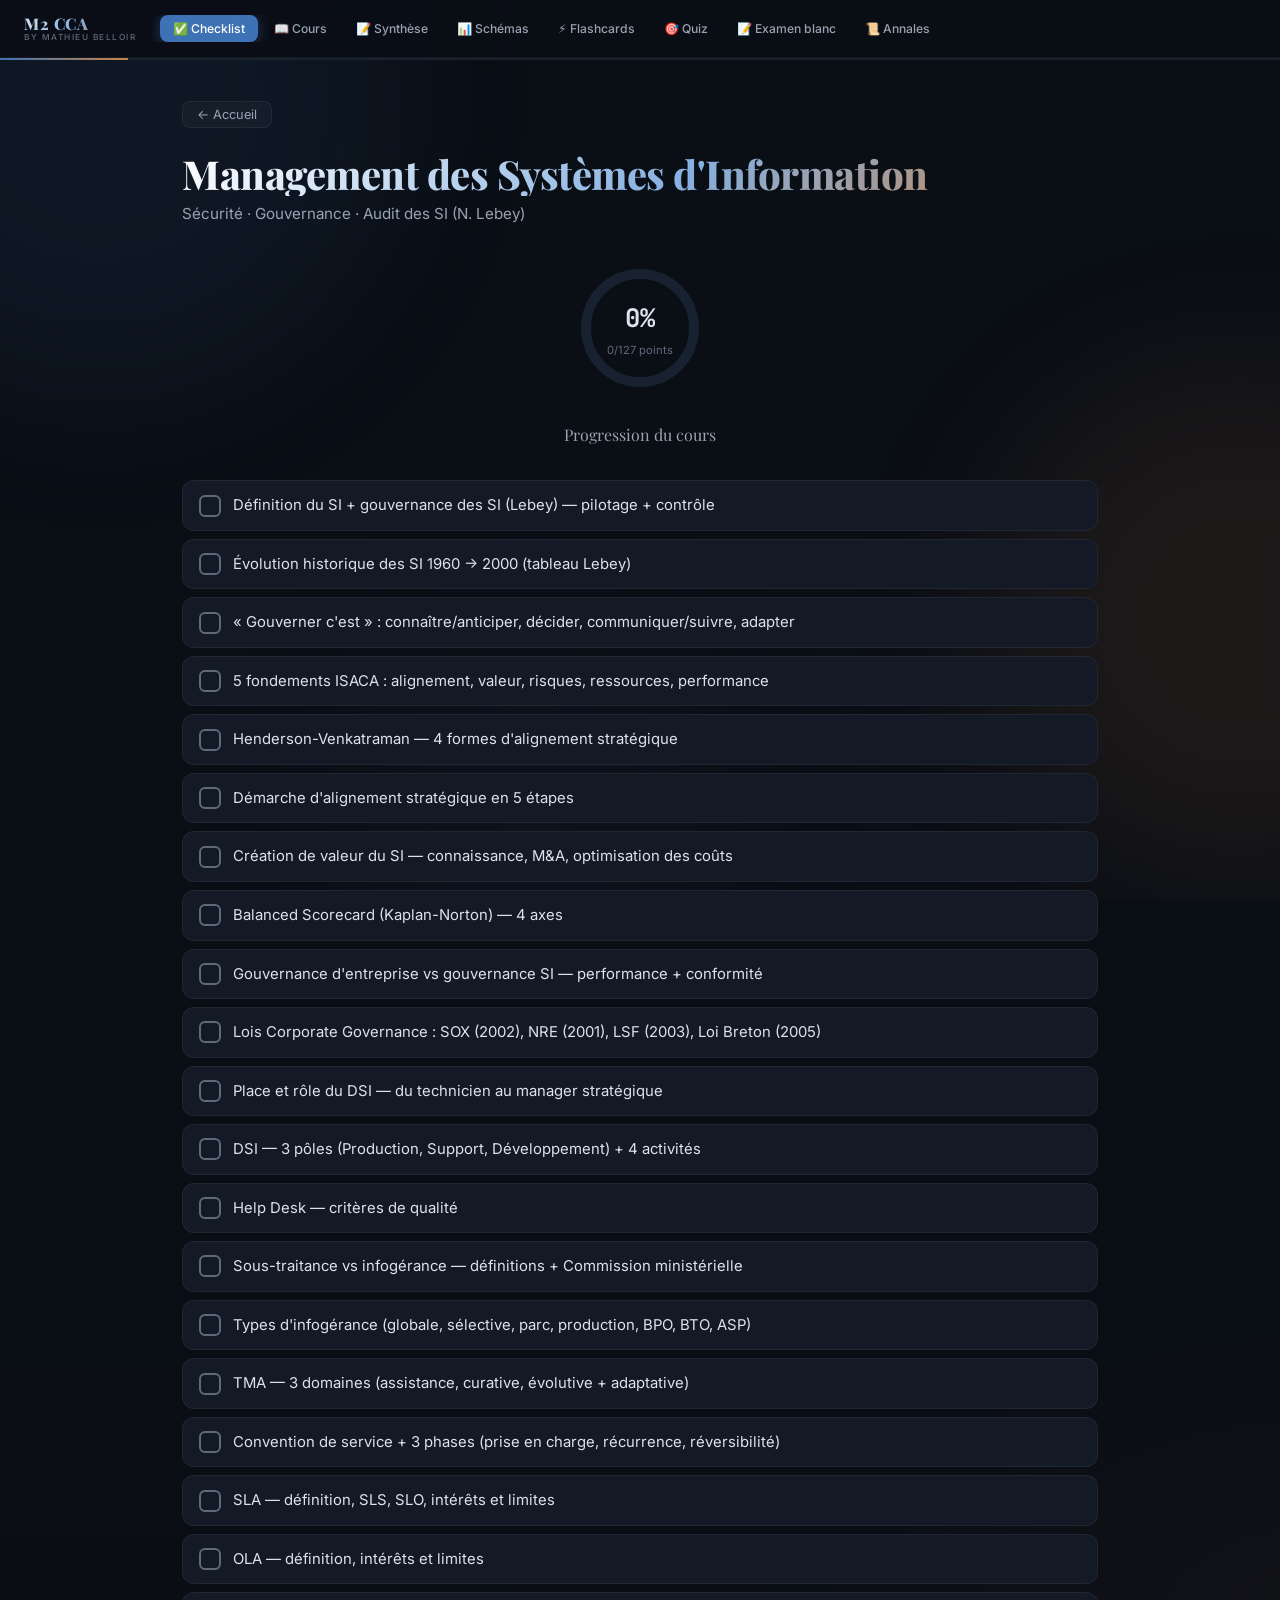
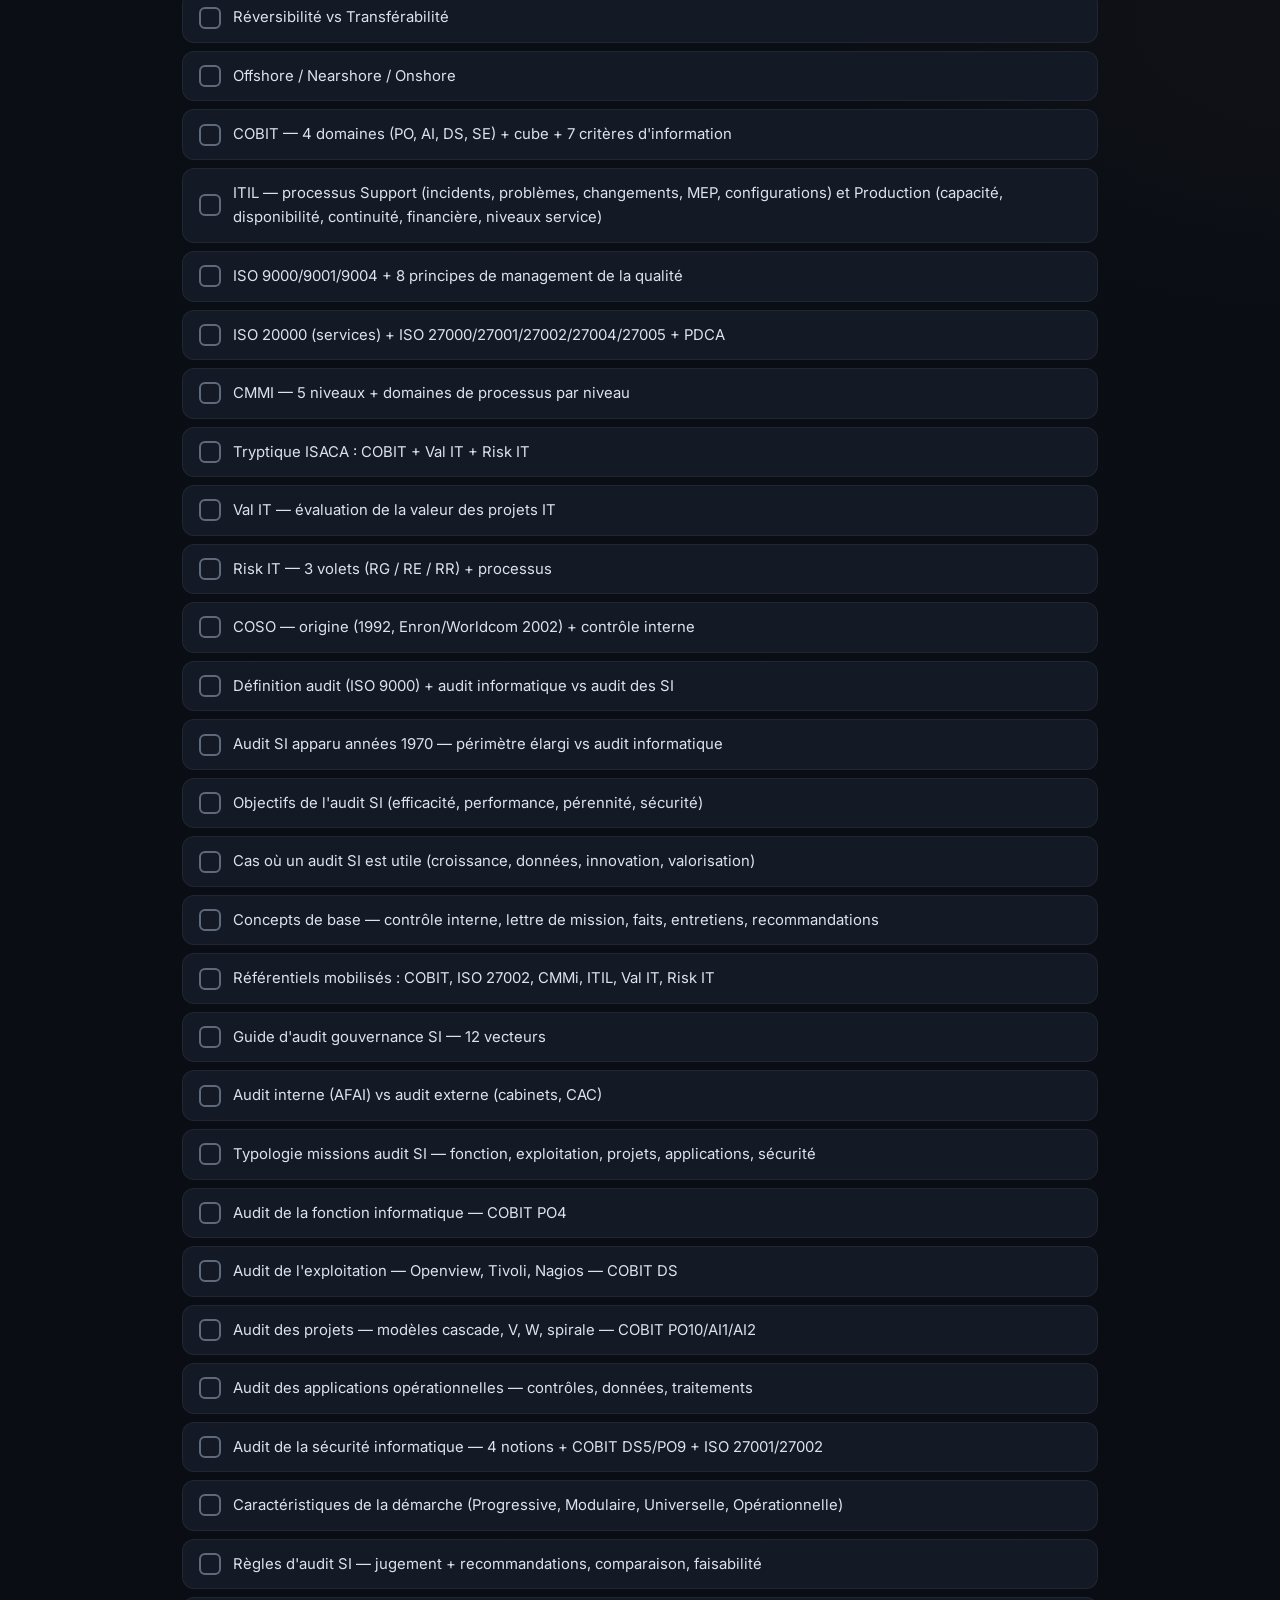
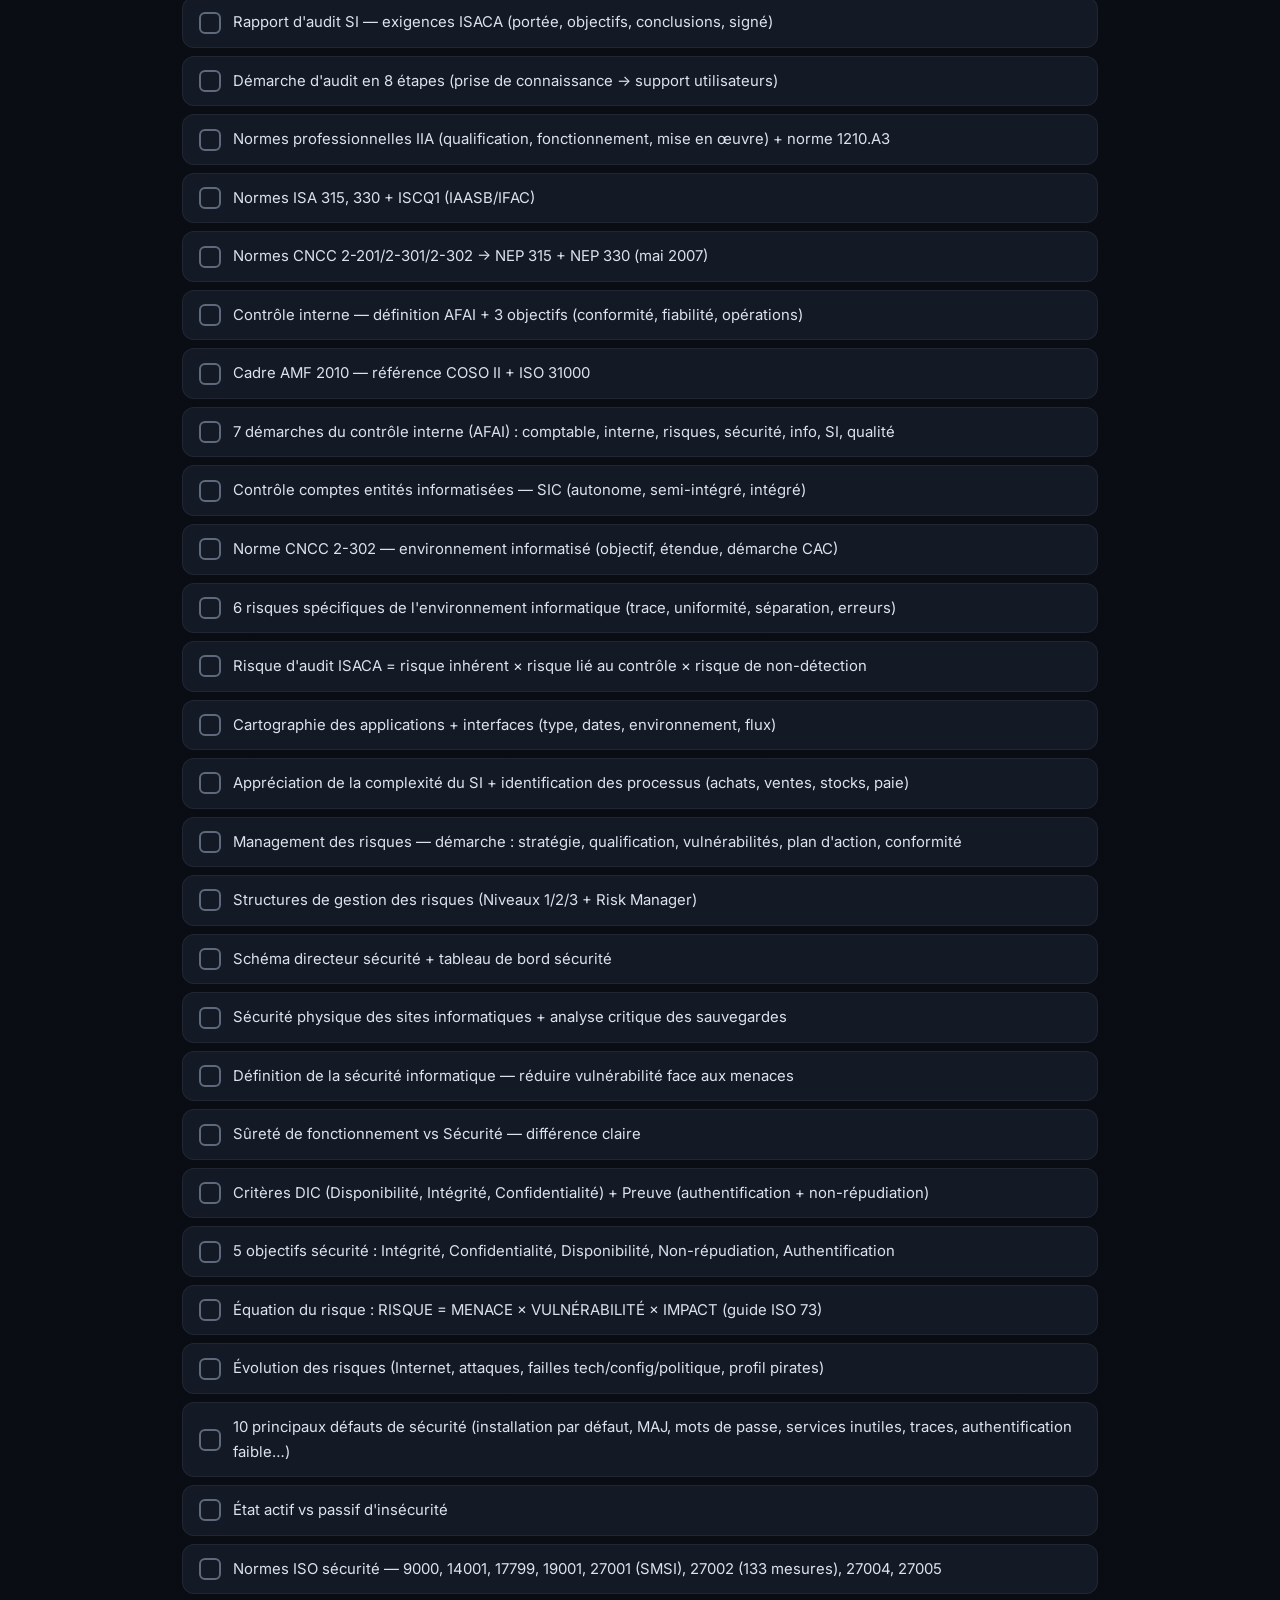
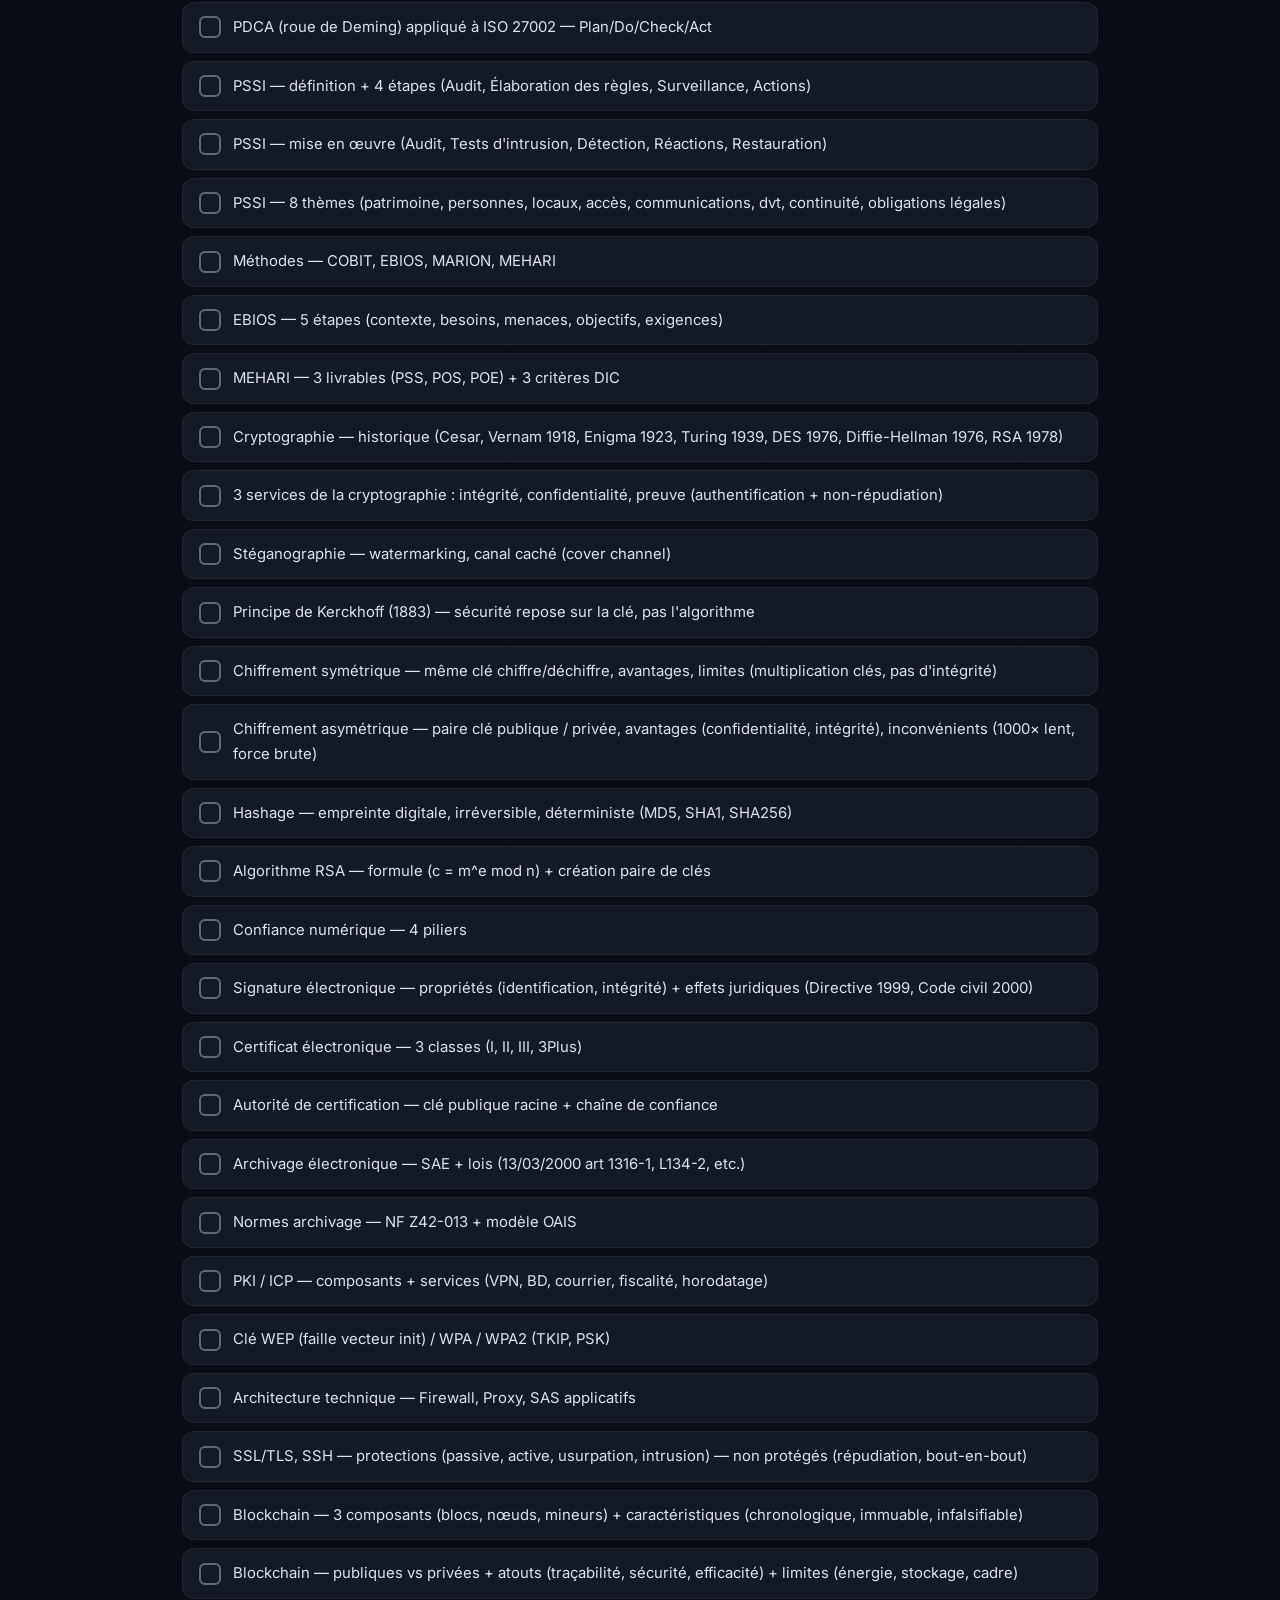
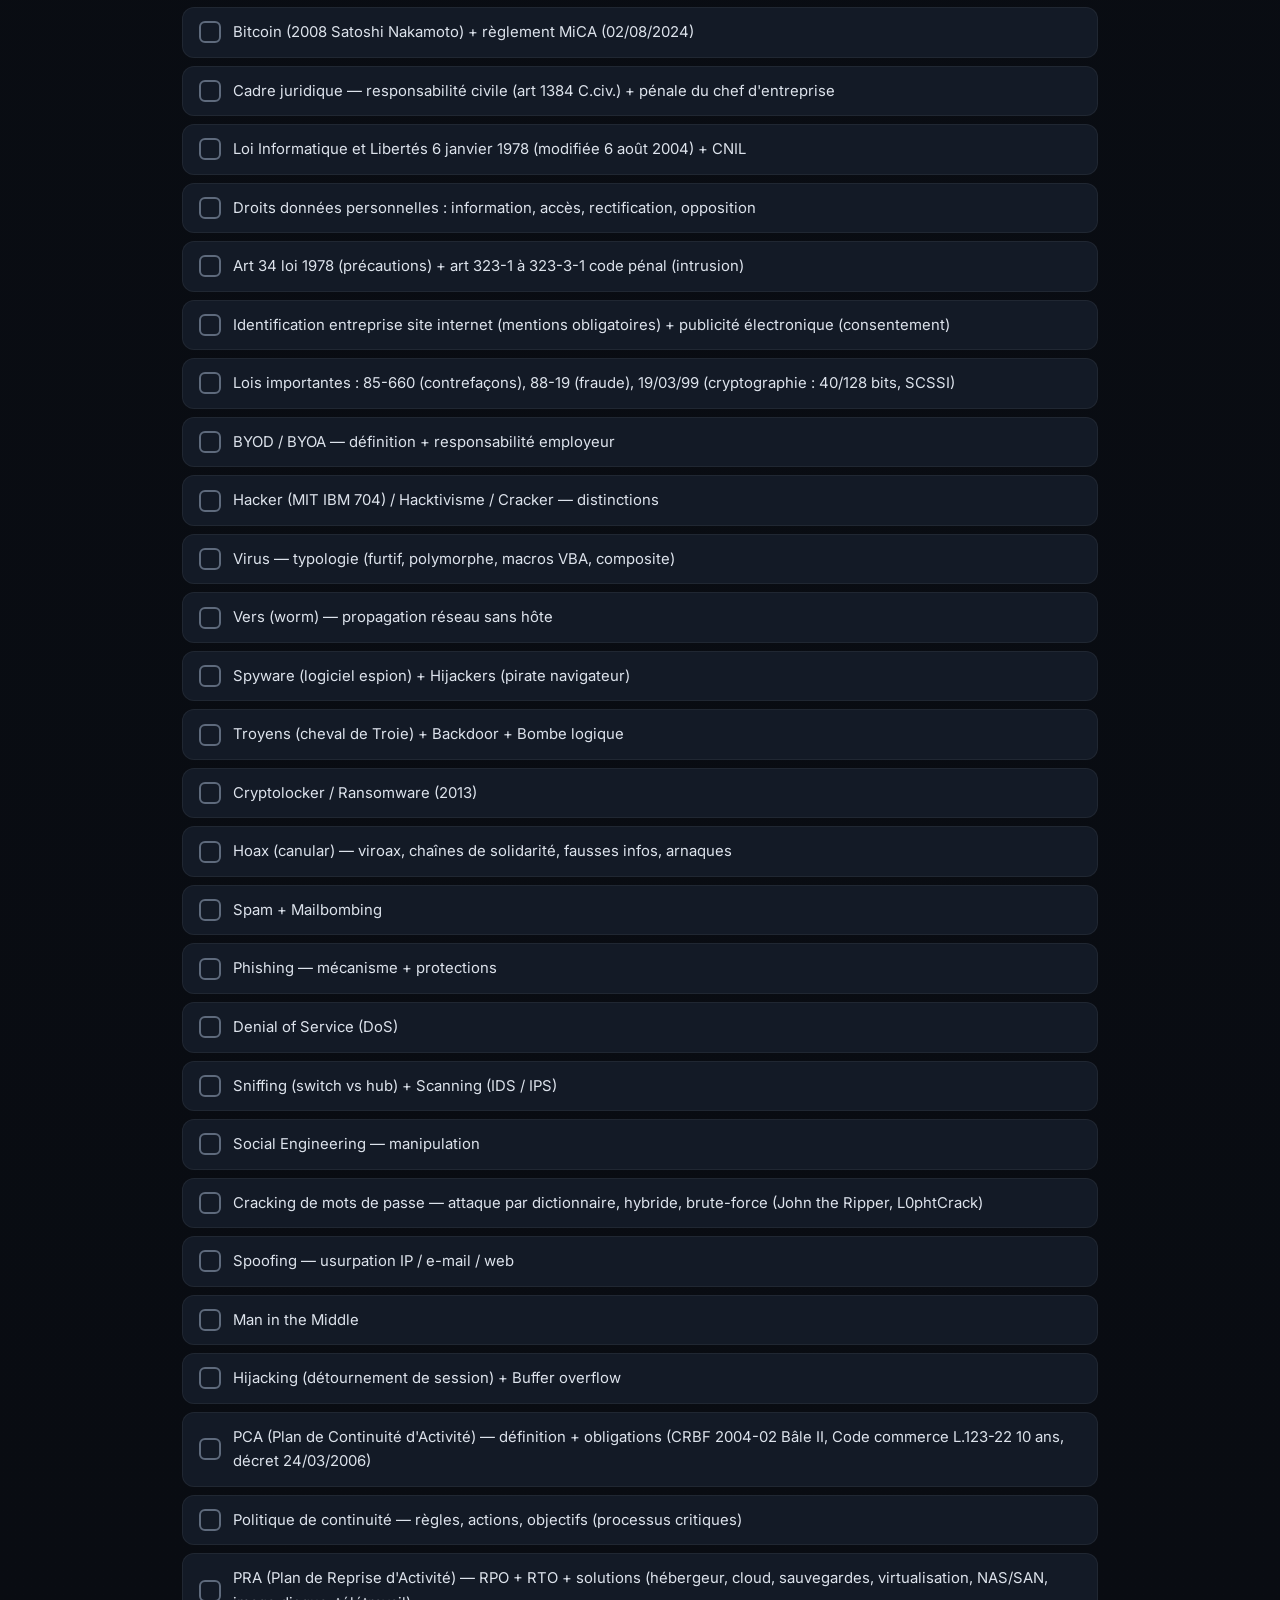
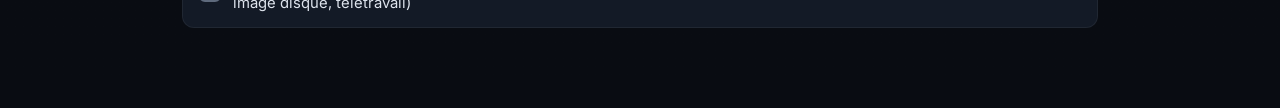
<file: gouv.html>
<!DOCTYPE html>
<html lang="fr">
<head>
<meta charset="UTF-8">
<meta name="viewport" content="width=device-width, initial-scale=1.0">
<title>Système d'information — M2 CCA</title>
<meta name="description" content="Cours Système d'information M2 CCA — Gouvernance SI, référentiels COBIT/ITIL/CMMI, flashcards et quiz.">
<link rel="icon" href="data:image/svg+xml,<svg xmlns=%22http://www.w3.org/2000/svg%22 viewBox=%220 0 100 100%22><text y=%2280%22 font-size=%2290%22>🏛️</text></svg>">
<link rel="preconnect" href="https://fonts.googleapis.com">
<link rel="preconnect" href="https://fonts.gstatic.com" crossorigin>
<link rel="preload" as="style" href="https://fonts.googleapis.com/css2?family=Playfair+Display:wght@400;600;700;800&family=Inter:wght@300;400;500;600;700&family=JetBrains+Mono:wght@400;500&display=swap" onload="this.onload=null;this.rel='stylesheet'">
<noscript><link href="https://fonts.googleapis.com/css2?family=Playfair+Display:wght@400;600;700;800&family=Inter:wght@300;400;500;600;700&family=JetBrains+Mono:wght@400;500&display=swap" rel="stylesheet"></noscript>
<link rel="stylesheet" href="shared.css?v=202605221400">
</head>
<body>

<div class="blobs">
  <div class="blob blob-1"></div>
  <div class="blob blob-2"></div>
  <div class="blob blob-3"></div>
</div>

<nav class="nav">
  <div class="nav-brand" onclick="window.location.href='index.html'">
    <div class="nav-logo">M2 CCA</div>
    <div class="nav-sub">By Mathieu Belloir</div>
  </div>
  <div class="nav-tabs" id="navTabs"></div>
</nav>
<div class="progress-line"><div class="progress-line-fill" id="progressFill"></div></div>

<div class="main" id="appRoot">
  <div style="padding:3rem 0;text-align:center;color:var(--text2);font-size:0.9rem">
    <div style="font-size:2rem;margin-bottom:0.8rem">🏛️</div>
    Chargement du cours…
  </div>
</div>

<script src="engine.js?v=202605221400"></script>
<script>
/* ═══════ FALLBACK DATA (file://) ═══════ */
const FALLBACK = {
  "title": "Management des Systèmes d'Information",
  "subtitle": "Sécurité · Gouvernance · Audit des SI (N. Lebey)",
  "quizKey": "m2cca_quiz_gouv",
  "themes": [
    {
      "id": "securite",
      "icon": "🔒",
      "label": "Sécurité des SI"
    },
    {
      "id": "gouvernance",
      "icon": "🏛️",
      "label": "Gouvernance des SI"
    },
    {
      "id": "audit",
      "icon": "🔍",
      "label": "Audit des SI"
    }
  ],
  "checklistItems": [
    {
      "id": "g1",
      "label": "Définition du SI + gouvernance des SI (Lebey) — pilotage + contrôle"
    },
    {
      "id": "g2",
      "label": "Évolution historique des SI 1960 → 2000 (tableau Lebey)"
    },
    {
      "id": "g3",
      "label": "« Gouverner c'est » : connaître/anticiper, décider, communiquer/suivre, adapter"
    },
    {
      "id": "g4",
      "label": "5 fondements ISACA : alignement, valeur, risques, ressources, performance"
    },
    {
      "id": "g5",
      "label": "Henderson-Venkatraman — 4 formes d'alignement stratégique"
    },
    {
      "id": "g6",
      "label": "Démarche d'alignement stratégique en 5 étapes"
    },
    {
      "id": "g7",
      "label": "Création de valeur du SI — connaissance, M&A, optimisation des coûts"
    },
    {
      "id": "g8",
      "label": "Balanced Scorecard (Kaplan-Norton) — 4 axes"
    },
    {
      "id": "g9",
      "label": "Gouvernance d'entreprise vs gouvernance SI — performance + conformité"
    },
    {
      "id": "g10",
      "label": "Lois Corporate Governance : SOX (2002), NRE (2001), LSF (2003), Loi Breton (2005)"
    },
    {
      "id": "g11",
      "label": "Place et rôle du DSI — du technicien au manager stratégique"
    },
    {
      "id": "g12",
      "label": "DSI — 3 pôles (Production, Support, Développement) + 4 activités"
    },
    {
      "id": "g13",
      "label": "Help Desk — critères de qualité"
    },
    {
      "id": "g14",
      "label": "Sous-traitance vs infogérance — définitions + Commission ministérielle"
    },
    {
      "id": "g15",
      "label": "Types d'infogérance (globale, sélective, parc, production, BPO, BTO, ASP)"
    },
    {
      "id": "g16",
      "label": "TMA — 3 domaines (assistance, curative, évolutive + adaptative)"
    },
    {
      "id": "g17",
      "label": "Convention de service + 3 phases (prise en charge, récurrence, réversibilité)"
    },
    {
      "id": "g18",
      "label": "SLA — définition, SLS, SLO, intérêts et limites"
    },
    {
      "id": "g19",
      "label": "OLA — définition, intérêts et limites"
    },
    {
      "id": "g20",
      "label": "Réversibilité vs Transférabilité"
    },
    {
      "id": "g21",
      "label": "Offshore / Nearshore / Onshore"
    },
    {
      "id": "g22",
      "label": "COBIT — 4 domaines (PO, AI, DS, SE) + cube + 7 critères d'information"
    },
    {
      "id": "g23",
      "label": "ITIL — processus Support (incidents, problèmes, changements, MEP, configurations) et Production (capacité, disponibilité, continuité, financière, niveaux service)"
    },
    {
      "id": "g24",
      "label": "ISO 9000/9001/9004 + 8 principes de management de la qualité"
    },
    {
      "id": "g25",
      "label": "ISO 20000 (services) + ISO 27000/27001/27002/27004/27005 + PDCA"
    },
    {
      "id": "g26",
      "label": "CMMI — 5 niveaux + domaines de processus par niveau"
    },
    {
      "id": "g27",
      "label": "Tryptique ISACA : COBIT + Val IT + Risk IT"
    },
    {
      "id": "g28",
      "label": "Val IT — évaluation de la valeur des projets IT"
    },
    {
      "id": "g29",
      "label": "Risk IT — 3 volets (RG / RE / RR) + processus"
    },
    {
      "id": "g30",
      "label": "COSO — origine (1992, Enron/Worldcom 2002) + contrôle interne"
    },
    {
      "id": "a1",
      "label": "Définition audit (ISO 9000) + audit informatique vs audit des SI"
    },
    {
      "id": "a2",
      "label": "Audit SI apparu années 1970 — périmètre élargi vs audit informatique"
    },
    {
      "id": "a3",
      "label": "Objectifs de l'audit SI (efficacité, performance, pérennité, sécurité)"
    },
    {
      "id": "a4",
      "label": "Cas où un audit SI est utile (croissance, données, innovation, valorisation)"
    },
    {
      "id": "a5",
      "label": "Concepts de base — contrôle interne, lettre de mission, faits, entretiens, recommandations"
    },
    {
      "id": "a6",
      "label": "Référentiels mobilisés : COBIT, ISO 27002, CMMi, ITIL, Val IT, Risk IT"
    },
    {
      "id": "a7",
      "label": "Guide d'audit gouvernance SI — 12 vecteurs"
    },
    {
      "id": "a8",
      "label": "Audit interne (AFAI) vs audit externe (cabinets, CAC)"
    },
    {
      "id": "a9",
      "label": "Typologie missions audit SI — fonction, exploitation, projets, applications, sécurité"
    },
    {
      "id": "a10",
      "label": "Audit de la fonction informatique — COBIT PO4"
    },
    {
      "id": "a11",
      "label": "Audit de l'exploitation — Openview, Tivoli, Nagios — COBIT DS"
    },
    {
      "id": "a12",
      "label": "Audit des projets — modèles cascade, V, W, spirale — COBIT PO10/AI1/AI2"
    },
    {
      "id": "a13",
      "label": "Audit des applications opérationnelles — contrôles, données, traitements"
    },
    {
      "id": "a14",
      "label": "Audit de la sécurité informatique — 4 notions + COBIT DS5/PO9 + ISO 27001/27002"
    },
    {
      "id": "a15",
      "label": "Caractéristiques de la démarche (Progressive, Modulaire, Universelle, Opérationnelle)"
    },
    {
      "id": "a16",
      "label": "Règles d'audit SI — jugement + recommandations, comparaison, faisabilité"
    },
    {
      "id": "a17",
      "label": "Rapport d'audit SI — exigences ISACA (portée, objectifs, conclusions, signé)"
    },
    {
      "id": "a18",
      "label": "Démarche d'audit en 8 étapes (prise de connaissance → support utilisateurs)"
    },
    {
      "id": "a19",
      "label": "Normes professionnelles IIA (qualification, fonctionnement, mise en œuvre) + norme 1210.A3"
    },
    {
      "id": "a20",
      "label": "Normes ISA 315, 330 + ISCQ1 (IAASB/IFAC)"
    },
    {
      "id": "a21",
      "label": "Normes CNCC 2-201/2-301/2-302 → NEP 315 + NEP 330 (mai 2007)"
    },
    {
      "id": "a22",
      "label": "Contrôle interne — définition AFAI + 3 objectifs (conformité, fiabilité, opérations)"
    },
    {
      "id": "a23",
      "label": "Cadre AMF 2010 — référence COSO II + ISO 31000"
    },
    {
      "id": "a24",
      "label": "7 démarches du contrôle interne (AFAI) : comptable, interne, risques, sécurité, info, SI, qualité"
    },
    {
      "id": "a25",
      "label": "Contrôle comptes entités informatisées — SIC (autonome, semi-intégré, intégré)"
    },
    {
      "id": "a26",
      "label": "Norme CNCC 2-302 — environnement informatisé (objectif, étendue, démarche CAC)"
    },
    {
      "id": "a27",
      "label": "6 risques spécifiques de l'environnement informatique (trace, uniformité, séparation, erreurs)"
    },
    {
      "id": "a28",
      "label": "Risque d'audit ISACA = risque inhérent × risque lié au contrôle × risque de non-détection"
    },
    {
      "id": "a29",
      "label": "Cartographie des applications + interfaces (type, dates, environnement, flux)"
    },
    {
      "id": "a30",
      "label": "Appréciation de la complexité du SI + identification des processus (achats, ventes, stocks, paie)"
    },
    {
      "id": "a31",
      "label": "Management des risques — démarche : stratégie, qualification, vulnérabilités, plan d'action, conformité"
    },
    {
      "id": "a32",
      "label": "Structures de gestion des risques (Niveaux 1/2/3 + Risk Manager)"
    },
    {
      "id": "a33",
      "label": "Schéma directeur sécurité + tableau de bord sécurité"
    },
    {
      "id": "a34",
      "label": "Sécurité physique des sites informatiques + analyse critique des sauvegardes"
    },
    {
      "id": "s1",
      "label": "Définition de la sécurité informatique — réduire vulnérabilité face aux menaces"
    },
    {
      "id": "s2",
      "label": "Sûreté de fonctionnement vs Sécurité — différence claire"
    },
    {
      "id": "s3",
      "label": "Critères DIC (Disponibilité, Intégrité, Confidentialité) + Preuve (authentification + non-répudiation)"
    },
    {
      "id": "s4",
      "label": "5 objectifs sécurité : Intégrité, Confidentialité, Disponibilité, Non-répudiation, Authentification"
    },
    {
      "id": "s5",
      "label": "Équation du risque : RISQUE = MENACE × VULNÉRABILITÉ × IMPACT (guide ISO 73)"
    },
    {
      "id": "s6",
      "label": "Évolution des risques (Internet, attaques, failles tech/config/politique, profil pirates)"
    },
    {
      "id": "s7",
      "label": "10 principaux défauts de sécurité (installation par défaut, MAJ, mots de passe, services inutiles, traces, authentification faible…)"
    },
    {
      "id": "s8",
      "label": "État actif vs passif d'insécurité"
    },
    {
      "id": "s9",
      "label": "Normes ISO sécurité — 9000, 14001, 17799, 19001, 27001 (SMSI), 27002 (133 mesures), 27004, 27005"
    },
    {
      "id": "s10",
      "label": "PDCA (roue de Deming) appliqué à ISO 27002 — Plan/Do/Check/Act"
    },
    {
      "id": "s11",
      "label": "PSSI — définition + 4 étapes (Audit, Élaboration des règles, Surveillance, Actions)"
    },
    {
      "id": "s12",
      "label": "PSSI — mise en œuvre (Audit, Tests d'intrusion, Détection, Réactions, Restauration)"
    },
    {
      "id": "s13",
      "label": "PSSI — 8 thèmes (patrimoine, personnes, locaux, accès, communications, dvt, continuité, obligations légales)"
    },
    {
      "id": "s14",
      "label": "Méthodes — COBIT, EBIOS, MARION, MEHARI"
    },
    {
      "id": "s15",
      "label": "EBIOS — 5 étapes (contexte, besoins, menaces, objectifs, exigences)"
    },
    {
      "id": "s16",
      "label": "MEHARI — 3 livrables (PSS, POS, POE) + 3 critères DIC"
    },
    {
      "id": "s17",
      "label": "Cryptographie — historique (Cesar, Vernam 1918, Enigma 1923, Turing 1939, DES 1976, Diffie-Hellman 1976, RSA 1978)"
    },
    {
      "id": "s18",
      "label": "3 services de la cryptographie : intégrité, confidentialité, preuve (authentification + non-répudiation)"
    },
    {
      "id": "s19",
      "label": "Stéganographie — watermarking, canal caché (cover channel)"
    },
    {
      "id": "s20",
      "label": "Principe de Kerckhoff (1883) — sécurité repose sur la clé, pas l'algorithme"
    },
    {
      "id": "s21",
      "label": "Chiffrement symétrique — même clé chiffre/déchiffre, avantages, limites (multiplication clés, pas d'intégrité)"
    },
    {
      "id": "s22",
      "label": "Chiffrement asymétrique — paire clé publique / privée, avantages (confidentialité, intégrité), inconvénients (1000× lent, force brute)"
    },
    {
      "id": "s23",
      "label": "Hashage — empreinte digitale, irréversible, déterministe (MD5, SHA1, SHA256)"
    },
    {
      "id": "s24",
      "label": "Algorithme RSA — formule (c = m^e mod n) + création paire de clés"
    },
    {
      "id": "s25",
      "label": "Confiance numérique — 4 piliers"
    },
    {
      "id": "s26",
      "label": "Signature électronique — propriétés (identification, intégrité) + effets juridiques (Directive 1999, Code civil 2000)"
    },
    {
      "id": "s27",
      "label": "Certificat électronique — 3 classes (I, II, III, 3Plus)"
    },
    {
      "id": "s28",
      "label": "Autorité de certification — clé publique racine + chaîne de confiance"
    },
    {
      "id": "s29",
      "label": "Archivage électronique — SAE + lois (13/03/2000 art 1316-1, L134-2, etc.)"
    },
    {
      "id": "s30",
      "label": "Normes archivage — NF Z42-013 + modèle OAIS"
    },
    {
      "id": "s31",
      "label": "PKI / ICP — composants + services (VPN, BD, courrier, fiscalité, horodatage)"
    },
    {
      "id": "s32",
      "label": "Clé WEP (faille vecteur init) / WPA / WPA2 (TKIP, PSK)"
    },
    {
      "id": "s33",
      "label": "Architecture technique — Firewall, Proxy, SAS applicatifs"
    },
    {
      "id": "s34",
      "label": "SSL/TLS, SSH — protections (passive, active, usurpation, intrusion) — non protégés (répudiation, bout-en-bout)"
    },
    {
      "id": "s35",
      "label": "Blockchain — 3 composants (blocs, nœuds, mineurs) + caractéristiques (chronologique, immuable, infalsifiable)"
    },
    {
      "id": "s36",
      "label": "Blockchain — publiques vs privées + atouts (traçabilité, sécurité, efficacité) + limites (énergie, stockage, cadre)"
    },
    {
      "id": "s37",
      "label": "Bitcoin (2008 Satoshi Nakamoto) + règlement MiCA (02/08/2024)"
    },
    {
      "id": "s38",
      "label": "Cadre juridique — responsabilité civile (art 1384 C.civ.) + pénale du chef d'entreprise"
    },
    {
      "id": "s39",
      "label": "Loi Informatique et Libertés 6 janvier 1978 (modifiée 6 août 2004) + CNIL"
    },
    {
      "id": "s40",
      "label": "Droits données personnelles : information, accès, rectification, opposition"
    },
    {
      "id": "s41",
      "label": "Art 34 loi 1978 (précautions) + art 323-1 à 323-3-1 code pénal (intrusion)"
    },
    {
      "id": "s42",
      "label": "Identification entreprise site internet (mentions obligatoires) + publicité électronique (consentement)"
    },
    {
      "id": "s43",
      "label": "Lois importantes : 85-660 (contrefaçons), 88-19 (fraude), 19/03/99 (cryptographie : 40/128 bits, SCSSI)"
    },
    {
      "id": "s44",
      "label": "BYOD / BYOA — définition + responsabilité employeur"
    },
    {
      "id": "s45",
      "label": "Hacker (MIT IBM 704) / Hacktivisme / Cracker — distinctions"
    },
    {
      "id": "s46",
      "label": "Virus — typologie (furtif, polymorphe, macros VBA, composite)"
    },
    {
      "id": "s47",
      "label": "Vers (worm) — propagation réseau sans hôte"
    },
    {
      "id": "s48",
      "label": "Spyware (logiciel espion) + Hijackers (pirate navigateur)"
    },
    {
      "id": "s49",
      "label": "Troyens (cheval de Troie) + Backdoor + Bombe logique"
    },
    {
      "id": "s50",
      "label": "Cryptolocker / Ransomware (2013)"
    },
    {
      "id": "s51",
      "label": "Hoax (canular) — viroax, chaînes de solidarité, fausses infos, arnaques"
    },
    {
      "id": "s52",
      "label": "Spam + Mailbombing"
    },
    {
      "id": "s53",
      "label": "Phishing — mécanisme + protections"
    },
    {
      "id": "s54",
      "label": "Denial of Service (DoS)"
    },
    {
      "id": "s55",
      "label": "Sniffing (switch vs hub) + Scanning (IDS / IPS)"
    },
    {
      "id": "s56",
      "label": "Social Engineering — manipulation"
    },
    {
      "id": "s57",
      "label": "Cracking de mots de passe — attaque par dictionnaire, hybride, brute-force (John the Ripper, L0phtCrack)"
    },
    {
      "id": "s58",
      "label": "Spoofing — usurpation IP / e-mail / web"
    },
    {
      "id": "s59",
      "label": "Man in the Middle"
    },
    {
      "id": "s60",
      "label": "Hijacking (détournement de session) + Buffer overflow"
    },
    {
      "id": "s61",
      "label": "PCA (Plan de Continuité d'Activité) — définition + obligations (CRBF 2004-02 Bâle II, Code commerce L.123-22 10 ans, décret 24/03/2006)"
    },
    {
      "id": "s62",
      "label": "Politique de continuité — règles, actions, objectifs (processus critiques)"
    },
    {
      "id": "s63",
      "label": "PRA (Plan de Reprise d'Activité) — RPO + RTO + solutions (hébergeur, cloud, sauvegardes, virtualisation, NAS/SAN, image disque, télétravail)"
    }
  ],
  "flashcards": [
    {
      "theme": "gouvernance",
      "q": "Définition d'un Système d'Information (Lebey)",
      "a": "Ensemble des données et ressources matérielles et logicielles de l'entreprise permettant de les stocker ou de les faire circuler. Organisation des activités d'acquisition, stockage, transformation, diffusion, exploitation et gestion des informations.",
      "src": "Gouvernance des SI",
      "srcChap": 1
    },
    {
      "theme": "gouvernance",
      "q": "Définition de la gouvernance des SI (Lebey)",
      "a": "Moyens de gestion et de régulation des SI mis en place dans une entreprise pour atteindre ses objectifs stratégiques et les communiquer aux autres : Audit, Bonnes pratiques, Tableaux de bord, Benchmarking, Certification. Elle associe PILOTAGE (s'assurer que les décisions préparent le futur) et CONTRÔLE (mesure de l'écart réalisé/prévisionnel).",
      "src": "Gouvernance des SI",
      "srcChap": 1
    },
    {
      "theme": "gouvernance",
      "q": "« Gouverner c'est… » — les 4 dimensions",
      "a": "① Connaître et anticiper (objectifs DG/métiers/SI, technologie, coûts, risques — pro-activité, prospective, veille)\n② Décider (définir et piloter les prises de décision SI)\n③ Communiquer et suivre (dialogue répétitif, cohérent, multi-supports)\n④ Adapter (réviser en permanence à la réalité de l'entreprise et de son environnement)",
      "src": "Gouvernance des SI",
      "srcChap": 1
    },
    {
      "theme": "gouvernance",
      "q": "Les 5 fondements de la gouvernance SI (ISACA)",
      "a": "① Alignement stratégique du SI sur la stratégie d'entreprise\n② Création de valeur via les bénéfices apportés\n③ Gestion des risques (ISO 27000/27002)\n④ Gestion des ressources (infrastructures, applications, compétences)\n⑤ Mesure de la performance (Balanced Scorecard)",
      "src": "Gouvernance des SI",
      "srcChap": 1
    },
    {
      "theme": "gouvernance",
      "q": "Le modèle Henderson-Venkatraman — 4 formes d'alignement",
      "a": "① L'exécution opérationnelle de la stratégie\n② Le SI comme vecteur de transformation technologique\n③ Le SI à l'origine de la stratégie et source d'avantage concurrentiel\n④ Le SI comme prestataire de services opérationnels\nDeux conditions préalables : compréhension des objectifs stratégiques par la fonction IT + prise en compte des opportunités/contraintes IT dans la stratégie générale.",
      "src": "Gouvernance des SI",
      "srcChap": 1
    },
    {
      "theme": "gouvernance",
      "q": "Démarche d'alignement stratégique — 5 étapes",
      "a": "① Favoriser la communication entre acteurs\n② Définir et réviser la stratégie SI\n③ Nouer des alliances et partenariats avec les métiers\n④ Améliorer la visibilité et la prévisibilité\n⑤ Choisir des projets et prioriser",
      "src": "Gouvernance des SI",
      "srcChap": 1
    },
    {
      "theme": "gouvernance",
      "q": "Comment le SI crée-t-il de la valeur ?",
      "a": "Essentiellement à travers la connaissance qu'il détient et délivre. Il est le point de départ (données) ET d'arrivée (aide à la décision) de toute analyse. Un SI fiable peut aussi avoir une valeur pécuniaire lors d'une fusion-acquisition. Son budget a un double objectif : mettre en évidence la valeur créée + optimiser les coûts.",
      "src": "Gouvernance des SI",
      "srcChap": 1
    },
    {
      "theme": "gouvernance",
      "q": "Balanced Scorecard (Kaplan-Norton) — les 4 axes",
      "a": "① Axe Financier (résultats, rentabilité)\n② Axe Client (satisfaction, parts de marché)\n③ Axe Innovation / Apprentissage (R&D, formation)\n④ Axe Processus internes (efficacité, qualité)\nTableau de bord traduisant la stratégie en KPI mesurables.",
      "src": "Gouvernance des SI",
      "srcChap": 1
    },
    {
      "theme": "gouvernance",
      "q": "Gouvernance d'entreprise vs gouvernance des SI",
      "a": "GOUVERNANCE D'ENTREPRISE : organisation du système de contrôle des décisions des dirigeants. Alchimie entre PERFORMANCE et CONFORMITÉ. Renforcée par les scandales 2000 (Enron, Worldcom).\nGOUVERNANCE SI : extrêmement dépendante de la gouvernance d'entreprise. Elle contribue à la fois à la Gouvernance de Conformité et à la Gouvernance de Performance. Deux éléments hérités : séparation propriétaires/gestionnaires + gestion des risques.",
      "src": "Gouvernance des SI",
      "srcChap": 1
    },
    {
      "theme": "gouvernance",
      "q": "Lois encadrant la Corporate Governance",
      "a": "• SOX (Sarbanes-Oxley, août 2002) — États-Unis, contrôle interne obligatoire après Enron/Worldcom\n• NRE (Nouvelles Réglementations Économiques, mai 2001) — France\n• LSF (Loi de Sécurité Financière, août 2003) — France, équivalent SOX\n• Loi Breton (juillet 2005) — France, confiance et modernisation de l'économie",
      "src": "Gouvernance des SI",
      "srcChap": 1
    },
    {
      "theme": "gouvernance",
      "q": "Organisation interne de la DSI — 3 pôles",
      "a": "① PRODUCTION : exploitation courante (hébergement, sauvegardes, configurations, accès)\n② SUPPORT : traite les erreurs et demandes des usagers (Help Desk)\n③ DÉVELOPPEMENT : prépare les évolutions du SI selon les orientations stratégiques\nLe DSI siège aux assemblées stratégiques avec la DG.",
      "src": "Gouvernance des SI",
      "srcChap": 1
    },
    {
      "theme": "gouvernance",
      "q": "4 activités principales de la DSI",
      "a": "① Soutenir les objectifs de création de valeur\n② Accroître la performance des processus du SI\n③ Maîtriser l'exploitation courante et assurer les risques SI\n④ Développer des solutions et compétences pour les besoins futurs",
      "src": "Gouvernance des SI",
      "srcChap": 1
    },
    {
      "theme": "gouvernance",
      "q": "Help Desk — critères de qualité",
      "a": "• Taux et temps de résolution des problèmes\n• Taux de résolution en ligne (premier contact)\n• Temps moyen de décroché\n• Taux d'abandon d'appel\n• Taux de prise en main à distance\n• Qualité de l'accueil et service rendu",
      "src": "Gouvernance des SI",
      "srcChap": 1
    },
    {
      "theme": "gouvernance",
      "q": "Sous-traitance vs Infogérance",
      "a": "SOUS-TRAITANCE : faire réaliser certaines opérations par des prestataires externes, en CONSERVANT le choix des moyens, la maîtrise et la responsabilité.\nINFOGÉRANCE (contrat) : achat auprès d'un fournisseur d'un service complet avec OBLIGATION DE RÉSULTAT, sans maîtrise ni responsabilité sur les moyens.\nEn France, la Commission ministérielle réserve « externalisation » à l'infogérance basée sur l'exploitation ET le développement évolutif.",
      "src": "Gouvernance des SI",
      "srcChap": 1
    },
    {
      "theme": "gouvernance",
      "q": "Caractéristiques de l'infogérance",
      "a": "• Engagement pluriannuel prestataire/client\n• Relation multi-partite (DG, DAF, DSI, métiers)\n• Cadre contractuel précis définissant un NIVEAU DE SERVICE attendu (vs livrable d'un contrat d'intégration)\n• Périmètre évolutif\n• Conditions de réversibilité et de transférabilité\n• Parfois reprise de personnel/actifs + offshore/nearshore + hébergement",
      "src": "Gouvernance des SI",
      "srcChap": 1
    },
    {
      "theme": "gouvernance",
      "q": "Types d'infogérance",
      "a": "• GLOBALE : reprise complète du SI (infra + applis hétérogènes : paie, banques, CRM…). Inclut parfois reprise du personnel et actifs.\n• SÉLECTIVE : ne couvre qu'une part (parc, production, TMA)\n• DE PARC : postes utilisateurs (help desk, équipe proximité, gestion parc, dépannage, masterisation, télédistribution)\n• DE PRODUCTION : serveurs (messagerie, applis critiques), réseaux, téléphonie\n• BPO (Business Process Outsourcing) : processus métiers entiers, va plus loin que l'infogérance\n• BTO (Business Transformation Outsourcing) : transformation complète\n• ASP (Application Service Provider) : location d'application",
      "src": "Gouvernance des SI",
      "srcChap": 1
    },
    {
      "theme": "gouvernance",
      "q": "TMA — Tierce Maintenance Applicative — 3 domaines",
      "a": "① ASSISTANCE APPLICATIVE : support fonctionnel et technique aux responsables d'applications et équipes d'exploitation client\n② MAINTENANCE CURATIVE : maintien du bon fonctionnement des applications en production\n③ MAINTENANCE ÉVOLUTIVE : ajout/modification de fonctionnalités, évolutions réglementaires + maintenance adaptative (changements d'OS)\nLa TMA NE COUVRE PAS l'exploitation (couverte par l'infogérance de production).",
      "src": "Gouvernance des SI",
      "srcChap": 1
    },
    {
      "theme": "gouvernance",
      "q": "Phases d'un service d'infogérance",
      "a": "① PRISE EN CHARGE : 1ère phase, fondements pour la production, constitution équipe opérationnelle, minimiser le risque de prise en charge\n② RÉCURRENCE / PRODUCTION : fourniture conforme au contrat, gestion financière, propositions d'optimisation\n③ RÉVERSIBILITÉ / TRANSFÉRABILITÉ : fin du service, soit reprise par le client (réversibilité), soit confié à un autre prestataire (transférabilité)",
      "src": "Gouvernance des SI",
      "srcChap": 1
    },
    {
      "theme": "gouvernance",
      "q": "SLA — Service Level Agreement",
      "a": "Document qui définit la qualité de service requise entre un prestataire et un client. Contrat formalisant : niveaux de disponibilité, performance, opération, facturation et pénalités.\nIntérêt : transforme l'obligation de moyens en obligation de résultat, réduit les coûts et améliore la performance.\nLimites : manque de précision, complexité IT, contrôle souvent confié à un tiers.\nDeux composantes techniques : SLS (Service Level Specification) et SLO (Service Level Objectives).",
      "src": "Gouvernance des SI",
      "srcChap": 1
    },
    {
      "theme": "gouvernance",
      "q": "OLA — Operation Level Agreement",
      "a": "Document définissant l'accord entre un fournisseur de service IT et une autre partie DE LA MÊME ORGANISATION. Niveaux opérationnels internes (ex : DSI ↔ achats, Centre de Services ↔ groupe de support).\nIntérêts : recensement des besoins, mutualisation, ventilation des coûts (justifie la facturation interne), incite à standardiser le matériel/logiciel.\nLimites : imputation lourde et complexe, coût de traitement élevé.",
      "src": "Gouvernance des SI",
      "srcChap": 1
    },
    {
      "theme": "gouvernance",
      "q": "Réversibilité vs Transférabilité",
      "a": "RÉVERSIBILITÉ : le client reprend lui-même la maîtrise du périmètre infogéré (ré-internalisation).\nTRANSFÉRABILITÉ : le service est confié à un tiers (changement de prestataire).\nLa clause de réversibilité/transférabilité dans un contrat d'infogérance définit les conditions, y compris financières. Phase souvent plus délicate juridiquement qu'opérationnellement (transferts de responsabilité).",
      "src": "Gouvernance des SI",
      "srcChap": 1
    },
    {
      "theme": "gouvernance",
      "q": "Offshore / Nearshore / Onshore",
      "a": "OFFSHORE : ressources dans un pays à faible coût de main d'œuvre (Inde, Pologne). Contraintes : distance, culture, fuseau horaire, langue, juridique, back/front-office.\nNEARSHORE : pays limitrophe.\nONSHORE : prestation de proximité (province ou région).",
      "src": "Gouvernance des SI",
      "srcChap": 1
    },
    {
      "theme": "gouvernance",
      "q": "COBIT — définition et 4 domaines",
      "a": "COBIT (Control OBjectives for Information and related Technology) : référentiel ISACA, cadre de référence et de contrôle fondamental de la gouvernance et de l'audit des SI. Aide le management à piloter risques (fiabilité, conformité, sécurité) et investissements.\nLes 4 domaines :\n① PO — Planifier et Organiser\n② AI — Acquérir et Implémenter\n③ DS — Délivrer et Supporter (Livraison et Support)\n④ SE — Surveiller et Évaluer (Monitoring)\nLe cube COBIT illustre 3 dimensions : processus, segmentation de l'information, ressources concernées.",
      "src": "Gouvernance des SI",
      "srcChap": 1
    },
    {
      "theme": "gouvernance",
      "q": "COBIT — 7 critères d'information",
      "a": "① EFFICACITÉ : information pertinente, livrée au bon moment, sous forme correcte\n② EFFICIENCE : utilisation optimale (productive, économique) des ressources\n③ CONFIDENTIALITÉ : protection contre divulgation non autorisée\n④ INTÉGRITÉ : exactitude, exhaustivité, validité\n⑤ DISPONIBILITÉ : information disponible immédiatement et à l'avenir + sauvegarde\n⑥ CONFORMITÉ : lois, réglementations, contrats, politiques internes\n⑦ FIABILITÉ : information appropriée pour piloter l'entreprise et exercer les responsabilités fiduciaires",
      "src": "Gouvernance des SI",
      "srcChap": 1
    },
    {
      "theme": "gouvernance",
      "q": "ITIL — processus du service Support",
      "a": "① Gestion des INCIDENTS : revenir au niveau de service initial en cas d'incident\n② Gestion des PROBLÈMES : identifier la cause fondamentale des incidents récurrents/importants — être proactif\n③ Gestion des CHANGEMENTS : management des évolutions, procédures suivies, qualité de service\n④ Gestion des MISES EN PRODUCTION : contrôle qualité des nouvelles versions avant MEP\n⑤ Gestion des CONFIGURATIONS : suivi du référentiel CMDB",
      "src": "Gouvernance des SI",
      "srcChap": 1
    },
    {
      "theme": "gouvernance",
      "q": "ITIL — processus du service Production",
      "a": "① Gestion de la CAPACITÉ : optimiser la capacité existante, anticiper le besoin futur\n② Gestion de la DISPONIBILITÉ : service continu, anticipation des incidents, reprise rapide\n③ Gestion de la CONTINUITÉ DE SERVICES : rétablir les services critiques, sites de secours\n④ Gestion FINANCIÈRE : suivi des coûts, budgets, négociation de refacturation\n⑤ Gestion des NIVEAUX DE SERVICE : SLA, implication fournisseurs, métriques consensuelles",
      "src": "Gouvernance des SI",
      "srcChap": 1
    },
    {
      "theme": "gouvernance",
      "q": "ISO 9000 / 9001 / 9004",
      "a": "ISO 9000 : principes d'un système de management de la qualité + terminologie\nISO 9001 : exigences relatives à un SMQ (usage interne, contractuel, certification)\nISO 9004 : lignes directrices pour l'amélioration des performances (usage interne)\nCaractéristique de l'ISO 9001 : GÉNÉRIQUE, applicable à tous secteurs.",
      "src": "Gouvernance des SI",
      "srcChap": 1
    },
    {
      "theme": "gouvernance",
      "q": "8 principes de management de la qualité (ISO 9000:2000)",
      "a": "① Orientation client\n② Leadership\n③ Implication du personnel\n④ Approche processus\n⑤ Management par approche système\n⑥ Amélioration continue\n⑦ Approche factuelle pour la prise de décision\n⑧ Relations mutuellement bénéfiques avec les fournisseurs",
      "src": "Gouvernance des SI",
      "srcChap": 1
    },
    {
      "theme": "gouvernance",
      "q": "ISO 27000 et famille",
      "a": "ISO 27000 : présentation, glossaire\nISO 27001 : norme internationale SMSI (Système de Management de la Sécurité de l'Information)\nISO 27002 : 133 bonnes pratiques de sécurité de l'information\nISO 27004 : indicateurs, mesures et métrique pour le suivi du SMSI\nISO 27005 : gestion des risques et sécurité de l'information",
      "src": "Gouvernance des SI",
      "srcChap": 1
    },
    {
      "theme": "gouvernance",
      "q": "PDCA appliqué à ISO 27002 (sécurité)",
      "a": "PLAN : élaboration de la PSSI, périmètre, objectifs, analyse des risques, cartographie, définition des indicateurs\nDO : déploiement des mesures de sécurité, élaboration des procédures, sensibilisation et formation, tableaux de bord\nCHECK : audit, contrôles internes, revue de processus\nACT : identification, mise en place d'actions correctives, amélioration, bouclage",
      "src": "Gouvernance des SI",
      "srcChap": 1
    },
    {
      "theme": "gouvernance",
      "q": "CMMI — 5 niveaux de maturité",
      "a": "① INITIAL : efficacité dépend des individus, processus quasi inconnus\n② DISCIPLINÉ : projet maîtrisé, méthodes assurent la répétition\n③ AJUSTÉ : processus clairement identifiés et définis, compréhension partagée\n④ GÉRÉ QUANTITATIVEMENT : déroulement mesuré quantitatif et qualitatif, écarts analysés\n⑤ EN OPTIMISATION : stade ultime d'amélioration continue\nPrincipe d'empilement : un niveau supérieur stable suppose les niveaux inférieurs stables.",
      "src": "Gouvernance des SI",
      "srcChap": 1
    },
    {
      "theme": "gouvernance",
      "q": "Tryptique ISACA — COBIT + Val IT + Risk IT",
      "a": "COBIT : référentiel fondamental de la gouvernance et de l'audit des SI (4 domaines, 7 critères)\nVAL IT : préconisations pour évaluer la CRÉATION DE VALEUR comme critère de sélection entre projets ; suivi cycle de vie + bilan\nRISK IT : volet management des risques en 3 parties (Gouvernance, Évaluation, Réponse) — intègre les risques SI aux risques entreprise",
      "src": "Gouvernance des SI",
      "srcChap": 1
    },
    {
      "theme": "gouvernance",
      "q": "Risk IT — 3 volets et processus",
      "a": "GOUVERNANCE DES RISQUES (RG) : RG1 vision commune des risques · RG2 intégrer aux risques entreprise · RG3 décisions business tenant compte des risques\nÉVALUATION DES RISQUES (RE) : RE1 collecte données · RE2 analyse · RE3 profil de risque\nRÉPONSE AUX RISQUES (RR) : RR1 articuler · RR2 gérer · RR3 réagir aux événements",
      "src": "Gouvernance des SI",
      "srcChap": 1
    },
    {
      "theme": "gouvernance",
      "q": "COSO — référentiel de contrôle interne",
      "a": "Committee of Sponsoring Organisation of the Treadway Commission, défini en 1992. Émerge réellement à partir de 2002 après les scandales Enron et Worldcom (USA), puis en France avec la LSF de 2003. Référentiel de contrôle interne visant à limiter les tentatives de fraudes dans les rapports financiers.",
      "src": "Gouvernance des SI",
      "srcChap": 1
    },
    {
      "theme": "audit",
      "q": "Définition de l'audit (ISO 9000)",
      "a": "« Processus méthodique, indépendant et documenté permettant de recueillir des informations objectives pour déterminer dans quelle mesure les pratiques observées satisfont aux référentiels du domaine concerné ». L'auditeur se forge une opinion qu'il consigne ensuite dans un rapport.",
      "src": "Audit des SI",
      "srcChap": 13
    },
    {
      "theme": "audit",
      "q": "Audit informatique vs Audit des SI",
      "a": "AUDIT INFORMATIQUE : conseil en organisation par spécialistes extérieurs, accompagne et justifie la mise en place de nouvelles structures/méthodes. Focus technique.\nAUDIT DES SI (apparu années 1970) : couvre un périmètre plus large — aspects organisationnels et fonctionnels EN PLUS du technique. Examen et évaluation des processus, systèmes de traitement automatisé et interfaces, avec règles en vigueur (fiscales, juridiques, techniques).",
      "src": "Audit des SI",
      "srcChap": 13
    },
    {
      "theme": "audit",
      "q": "Quand un audit SI est-il utile ?",
      "a": "• L'entreprise a franchi un cap (CA, collaborateurs, métier) et le SI freine sa croissance\n• Impossibilité de capter les données pour nouveaux produits/marchés\n• Besoin de réorganiser pour s'adapter au monde de demain (expérience client, générations Y/Z)\n• Le SI ne permet pas l'effet de levier des nouvelles technologies\n• Besoin de renouveler le business model ou innover\n• La DSI met trop de temps à répondre aux utilisateurs\n• Valorisation d'une entreprise (cession, fusion)",
      "src": "Audit des SI",
      "srcChap": 13
    },
    {
      "theme": "audit",
      "q": "Référentiels mobilisés par l'auditeur SI",
      "a": "Référentiel de base : COBIT (Control Objectives for Information and related Technology). Mais aussi :\n• ISO 27002 (sécurité)\n• CMMi (maturité)\n• ITIL (services)\n• Val IT (valeur)\n• Risk IT (risques)\nL'auditeur relève des faits, mène des entretiens, évalue par rapport aux référentiels, puis propose des recommandations.",
      "src": "Audit des SI",
      "srcChap": 13
    },
    {
      "theme": "audit",
      "q": "Guide d'audit gouvernance SI — les 12 vecteurs",
      "a": "① Stratégie : enjeux numériques dans le plan stratégique\n② Innovation : culture numérique, technologies innovantes\n③ Risques : risques numériques dans la stratégie et les processus\n④ Données : gestion, valorisation, protection\n⑤ Architecture : alignement avec les enjeux stratégiques\n⑥ Portefeuille de projets : optimiser la valeur, gérer les évolutions\n⑦ Projets : maîtrise de la réalisation\n⑧ Ressources humaines : organiser et manager les talents\n⑨ Prestataires & Fournisseurs : piloter les relations\n⑩ Services : conformes aux attentes clients\n⑪ Budget & Performance : piloter\n⑫ Marketing & Communication : valoriser",
      "src": "Audit des SI",
      "srcChap": 13
    },
    {
      "theme": "audit",
      "q": "Audit interne vs audit externe",
      "a": "AUDIT INTERNE (AFAI) : « activité indépendante et objective qui donne à l'organisation une assurance sur le degré de maîtrise de ses opérations, apporte des conseils pour les améliorer, contribue à créer de la valeur ajoutée ». Diligenté par la direction, exécuté par le département d'audit interne.\nAUDIT EXTERNE : réalisé par des personnes extérieures (cabinets d'experts-comptables, spécialistes). Soit pour pallier l'absence d'audit interne, soit pour répondre à un autre contexte (mission CAC). Pour les CAC : objectif = renseigner sur le niveau de contrôle interne et évaluer les risques impactant l'opinion.",
      "src": "Audit des SI",
      "srcChap": 13
    },
    {
      "theme": "audit",
      "q": "Typologie des missions d'audit SI",
      "a": "① Audit de la fonction informatique (COBIT PO4) — pilotage, structures, responsabilités\n② Audit de l'exploitation (COBIT DS1/3/6/12/13) — outils Openview, Tivoli, Nagios\n③ Audit des projets informatiques (COBIT PO10, AI1, AI2) — modèles cascade/V/W/spirale\n④ Audit des applications opérationnelles — fonction ou processus (paie, comptabilité, ventes…)\n⑤ Audit de la sécurité informatique (COBIT DS5/PO9) — référentiel ISO 27001/27002",
      "src": "Audit des SI",
      "srcChap": 13
    },
    {
      "theme": "audit",
      "q": "Audit de la sécurité informatique — 4 notions fondamentales",
      "a": "① MENACES significatives en permanence sur la sécurité (notamment biens immatériels)\n② FACTEUR DE RISQUE : cause de vulnérabilité (faiblesse organisation/méthodes/techniques/contrôle)\n③ MANIFESTATION du risque : physique (incendie, inondation) ou invisible (destruction données, indisponibilité service, détournement)\n④ MAÎTRISE du risque : mesures réduisant le niveau (contrôles d'accès, authentification)\nObjectifs : repérer actifs, identifier risques (RSSI), évaluer menaces, mesurer impacts (cartographie), définir parades.",
      "src": "Audit des SI",
      "srcChap": 13
    },
    {
      "theme": "audit",
      "q": "Caractéristiques de la démarche d'audit SI",
      "a": "PROGRESSIVE : différents objectifs successifs\nMODULAIRE : application en tout ou partie\nUNIVERSELLE : tous domaines potentiellement concernés\nOPÉRATIONNELLE : orientée vers la proposition de solutions concrètes",
      "src": "Audit des SI",
      "srcChap": 13
    },
    {
      "theme": "audit",
      "q": "Règles de l'audit SI",
      "a": "• L'audit doit non seulement porter jugement (approbation/condamnation), mais préciser ce qu'il aurait fallu faire pour corriger les défauts\n• Comparer l'observation d'objets selon des aspects, à ce qu'ils devraient être\n• Tâche parfaitement définie quant à l'objet et l'aspect, sans en déborder\n• Ne pas remettre en cause la finalité de l'audit en fonction de la facilité\n• Toujours faisable : découpé en fonctions, étapes significatives, conclusions partielles",
      "src": "Audit des SI",
      "srcChap": 13
    },
    {
      "theme": "audit",
      "q": "Rapport d'audit SI — exigences ISACA",
      "a": "• Préciser l'entreprise, les destinataires, les éventuelles restrictions de diffusion\n• Spécifier la portée, les objectifs, la période, la nature, la durée et l'ampleur de l'audit\n• Spécifier les conclusions et recommandations, limitations, réserves\n• L'auditeur doit collecter des éléments probants suffisants et pertinents\n• Le rapport doit être signé, daté, distribué conformément à la charte d'audit ou lettre de mission\n→ Outil stratégique, support des améliorations du SI",
      "src": "Audit des SI",
      "srcChap": 13
    },
    {
      "theme": "audit",
      "q": "Cadre légal de l'audit SI",
      "a": "FRANCE :\n• NRE — 15 mai 2001 (Nouvelles Réglementations Économiques)\n• LSF — 1er août 2003 (Sécurité Financière) — Code commerce art L.225-37, L.225-68, L.225-235\n• Loi Breton — 26 juillet 2005 (Confiance et modernisation)\nUSA : SOX (29 août 2002, Sarbanes-Oxley)\nObjectif : rétablir la confiance entre les acteurs de l'économie.",
      "src": "Audit des SI",
      "srcChap": 13
    },
    {
      "theme": "audit",
      "q": "Normes d'audit interne (IIA)",
      "a": "Référentiel : normes de l'Institute of Internal Auditors (IIA) + code de déontologie.\nComposées de :\n• Normes de QUALIFICATION (caractéristiques des organisations/personnes)\n• Normes de FONCTIONNEMENT (nature des missions + critères de qualité)\n• Normes de MISE EN ŒUVRE (exigences activités d'assurance ou conseil)\nNorme 1210.A3 : les auditeurs internes doivent posséder une connaissance suffisante des principaux risques et contrôles IT, et des techniques d'audit informatisées.",
      "src": "Audit des SI",
      "srcChap": 13
    },
    {
      "theme": "audit",
      "q": "Normes d'audit externe — ISA",
      "a": "International Standards on Auditing (ISA), élaborées par l'IAASB (International Auditing and Assurance Standards Board), dépendance de l'IFAC.\nRéférences clés :\n• ISA 315 — Connaissance de l'entité et évaluation du risque d'anomalies significatives\n• ISA 330 — Procédures à mettre en œuvre selon l'évaluation du risque\n• ISCQ1 — exigences contrôle qualité des cabinets\nL'architecture comprend : normes (exigences obligatoires) + recommandations + procédures.",
      "src": "Audit des SI",
      "srcChap": 13
    },
    {
      "theme": "audit",
      "q": "Normes professionnelles nationales — CNCC / NEP",
      "a": "En France, la CNCC (Compagnie nationale des commissaires aux comptes) homologue le référentiel normatif. Anciennes normes (entérinées 2000) :\n• CNCC 2-301 : évaluation du risque et contrôle interne\n• CNCC 2-302 : audit réalisé en environnement informatique\nRemplacées le 1er mai 2007 par les NEP (Normes d'Exercice Professionnel) :\n• NEP 315 : Connaissance de l'entité et évaluation du risque\n• NEP 330 : Procédures à mettre en œuvre selon évaluation des risques\nLes NEP ont VALEUR DE LOI dans la mission du CAC. Découlent des normes internationales ISA 315 et 330.",
      "src": "Audit des SI",
      "srcChap": 13
    },
    {
      "theme": "audit",
      "q": "Contrôle interne — définition et 3 objectifs",
      "a": "Selon l'AFAI : dispositif mis en œuvre par la société, ensemble de moyens/comportements/procédures/actions qui contribuent à la maîtrise des activités et permettent de prendre en compte les risques significatifs.\nLes 3 objectifs (selon le COSO) :\n① Conformité aux lois et règlements\n② Fiabilité des informations financières\n③ Réalisation et optimisation des opérations\nL'audit informatique s'intéresse surtout au 3ème objectif.",
      "src": "Audit des SI",
      "srcChap": 13
    },
    {
      "theme": "audit",
      "q": "Cadre AMF 2010 — référence COSO II et ISO 31000",
      "a": "Cadre de référence de l'AMF (Autorité des marchés financiers) sur les dispositifs de gestion des risques et de contrôle interne. Édition 2010 s'appuie sur :\n• Référentiel COSO II (le plus communément admis, adopté par de nombreuses entreprises françaises)\n• Norme ISO 31000 (Management du risque — principes et lignes directrices)\nIntègre un questionnaire sur le contrôle interne comptable et financier, dont une partie sur les SI.",
      "src": "Audit des SI",
      "srcChap": 13
    },
    {
      "theme": "audit",
      "q": "7 démarches du contrôle interne (AFAI)",
      "a": "① Audit comptable (sincérité des comptes — CAC ou audit interne)\n② Audit interne (assurance du niveau de sécurité)\n③ Analyse des risques (évaluation périodique opérationnels + bilanciels)\n④ Audit de sécurité (dispositifs sécurité organisationnels/matériels/logiciels)\n⑤ Audit informatique (efficacité des activités IT)\n⑥ Audit du SI (contribution des ressources IT à l'efficacité de l'entreprise)\n⑦ Audit qualité (dispositifs d'assurance qualité)",
      "src": "Audit des SI",
      "srcChap": 13
    },
    {
      "theme": "audit",
      "q": "SIC — Système d'Information Comptable",
      "a": "Interface entre les systèmes opérants (achat, production, vente, investissement) et le système de pilotage. Recueille et traite les informations comptables/financières pour les mettre à disposition du système de décision.\n3 niveaux d'intégration :\n• COMPTABILITÉ AUTONOME : petites entreprises, progiciel comptable + lien direct fait juridique/écriture\n• COMPTABILITÉ SEMI-INTÉGRÉE : moyenne/grande entreprise, progiciels métier alimentent la compta\n• COMPTABILITÉ INTÉGRÉE : grandes entreprises, saisie unique en base commune (ERP)",
      "src": "Audit des SI",
      "srcChap": 13
    },
    {
      "theme": "audit",
      "q": "Risques spécifiques de l'environnement informatique (norme CNCC 2-302)",
      "a": "① Manque de trace matérielle des opérations → risque de non-détection d'erreurs dans les programmes/logiciels\n② Uniformité du traitement → élimine erreurs humaines MAIS erreurs de programmation peuvent affecter TOUTES les opérations\n③ Séparation insuffisante des tâches (centralisation des contrôles)\n④ Erreurs humaines dans conception/maintenance/MEP (plus importantes qu'en système manuel)\n⑤ Utilisateurs non autorisés modifiant/supprimant des données sans trace visible\n⑥ Erreurs intégrées lors de la conception/modification des programmes, difficilement identifiables dans le temps",
      "src": "Audit des SI",
      "srcChap": 13
    },
    {
      "theme": "audit",
      "q": "Risque d'audit (ISACA) — 3 composantes",
      "a": "① RISQUE INHÉRENT : possibilité qu'une anomalie significative se produise dans les comptes, INDÉPENDAMMENT du contrôle interne\n② RISQUE LIÉ AU CONTRÔLE : risque que le contrôle interne ne prévienne ni ne détecte une anomalie significative\n③ RISQUE DE NON-DÉTECTION : propre à la mission d'audit — risque que le CAC ne détecte pas une anomalie significative\nLe risque le plus important pour le CAC est le risque de non-détection. Quand le risque d'anomalies significatives (inhérent + contrôle) est élevé, des procédures d'audit complémentaires sont mises en œuvre.",
      "src": "Audit des SI",
      "srcChap": 13
    },
    {
      "theme": "audit",
      "q": "Cartographie générale des applications",
      "a": "Objectif : comprendre et documenter le SI, mettre en évidence les risques liés à l'architecture.\nPour chaque APPLICATION : type (progiciel/spécifique), date de mise en place, environnement technique (UNIX, Windows, AS400), mode de traitement (différé/temps réel), éditeur/prestataire, date dernière modification, fonctionnalités, sorties, volume traité.\nPour chaque INTERFACE : type (auto/semi/manuel), applications amont/aval, nature des flux, fréquence, états d'anomalies.\nRésultat : représentation graphique + tableaux d'inventaire.",
      "src": "Audit des SI",
      "srcChap": 13
    },
    {
      "theme": "audit",
      "q": "Identification des processus à analyser",
      "a": "Un processus = « enchaînement de tâches manuelles/semi-auto/auto concourant à l'élaboration, la production ou le traitement d'informations, produits ou services ».\nLe CAC ne s'intéresse qu'aux processus contribuant à la production des comptes. Principaux :\n• Achats\n• Ventes\n• Stocks\n• Règlements\n• Paie\nSeules les applications (et leurs inter-relations) participant à ces processus font l'objet d'une étude d'audit.",
      "src": "Audit des SI",
      "srcChap": 13
    },
    {
      "theme": "audit",
      "q": "Management des risques — démarche générale",
      "a": "① STRATÉGIE : définition et qualification des risques (inhérents + propres) ; validation DG ; charte d'audit, responsabilités, ressources\n② ÉVALUATION DES VULNÉRABILITÉS : outils, dispositifs en place, cartographie du risque résiduel\n③ PLAN D'ACTIONS : moyens de protection, objectifs clairs et mesurables, responsabilités\n④ MISE EN ŒUVRE : conception/déploiement, mode projet, efficacité, intégration\n⑤ COMMUNICATION / FORMATION : diffuser référentiels, intégrer aux objectifs individuels\n⑥ MESURE DE LA CONFORMITÉ : suivi du plan, tableau de bord, programme d'audit (revue périodique)\n⑦ PÉRENNISER : industrialiser les outils, maintenir la communication",
      "src": "Audit des SI",
      "srcChap": 13
    },
    {
      "theme": "audit",
      "q": "Structures de gestion des risques — 3 niveaux",
      "a": "NIVEAU 1 : responsabilité implicite avec la fonction, absence de processus de suivi\nNIVEAU 2 : responsabilité définie, délégation formelle, intégration à l'organigramme\nNIVEAU 3 : responsabilité globale, Comité ou Direction des Risques, Risk Manager — responsabilité transversale, optimisation des polices d'assurance, communication externe sur la gestion des risques",
      "src": "Audit des SI",
      "srcChap": 13
    },
    {
      "theme": "securite",
      "q": "Définition de la sécurité informatique",
      "a": "Ensemble des moyens mis en œuvre pour réduire la vulnérabilité d'un système contre les menaces accidentelles ou intentionnelles. Elle a pour objectif de réduire les risques pesant sur le SI pour limiter leurs impacts sur le fonctionnement et les activités métiers.",
      "src": "Sécurité des SI",
      "srcChap": 22
    },
    {
      "theme": "securite",
      "q": "Sûreté de fonctionnement vs Sécurité",
      "a": "SÛRETÉ DE FONCTIONNEMENT : spécification formelle, preuve de programmes, test de protocole. Domaine du génie logiciel. Vérifier que l'application réalise EXACTEMENT les tâches attendues.\nSÉCURITÉ : ensemble des moyens pour réduire la vulnérabilité face aux menaces. Ce n'est PAS la même chose.",
      "src": "Sécurité des SI",
      "srcChap": 22
    },
    {
      "theme": "securite",
      "q": "Critères DIC + Preuve",
      "a": "3 critères de base pour évaluer le niveau de sécurité d'un bien du SI :\n① DISPONIBILITÉ — bien accessible quand on en a besoin\n② INTÉGRITÉ — données conformes à ce qu'on croit\n③ CONFIDENTIALITÉ — accès limité aux personnes autorisées\n+ PREUVE = AUTHENTIFICATION (identité vérifiée) + NON-RÉPUDIATION (action non niable)",
      "src": "Sécurité des SI",
      "srcChap": 22
    },
    {
      "theme": "securite",
      "q": "5 objectifs de la sécurité informatique",
      "a": "① INTÉGRITÉ : garantir que les données sont bien celles qu'on croit\n② CONFIDENTIALITÉ : seules les personnes autorisées accèdent aux ressources\n③ DISPONIBILITÉ : maintenir le bon fonctionnement du SI\n④ NON-RÉPUDIATION : une transaction ne peut être niée\n⑤ AUTHENTIFICATION : seules les personnes autorisées accèdent aux ressources",
      "src": "Sécurité des SI",
      "srcChap": 22
    },
    {
      "theme": "securite",
      "q": "Équation du risque (guide ISO 73)",
      "a": "RISQUE = MENACE × VULNÉRABILITÉ × IMPACT\n• MENACE : source du risque, attaque possible d'un élément dangereux, agent responsable\n• VULNÉRABILITÉ : caractéristique d'un élément constituant une faiblesse ou faille au regard de la sécurité\n• IMPACT : conséquence du risque sur l'organisme et ses objectifs\nMenace + Vulnérabilité = cause du risque (qualifiées en potentialité). Impact qualifié en sévérité.\nIl faut RETENIR : le risque zéro n'existe pas — définir le risque résiduel acceptable.",
      "src": "Sécurité des SI",
      "srcChap": 22
    },
    {
      "theme": "securite",
      "q": "Évolution des risques",
      "a": "• Croissance de l'Internet\n• Croissance des attaques\n• Failles des technologies\n• Failles des configurations\n• Failles des politiques de sécurité\n• Changement de profil des pirates\nLes principaux risques restent banals : câble arraché, coupure secteur, crash disque, mauvais profil utilisateur.",
      "src": "Sécurité des SI",
      "srcChap": 22
    },
    {
      "theme": "securite",
      "q": "10 principaux défauts de sécurité",
      "a": "① Installation des logiciels et matériels par défaut\n② Mises à jour non effectuées\n③ Mots de passe inexistants ou par défaut\n④ Services inutiles conservés (Netbios…)\n⑤ Traces inexploitées (logs)\n⑥ Pas de séparation des flux opérationnels et d'administration\n⑦ Télémaintenance sans contrôle fort\n⑧ Procédures de sécurité obsolètes (périmées)\n⑨ Authentification faible\n⑩ État actif d'insécurité (utilisateur ignore les fonctionnalités) + état passif (admin ignore les moyens en place)",
      "src": "Sécurité des SI",
      "srcChap": 22
    },
    {
      "theme": "securite",
      "q": "Normes ISO sécurité",
      "a": "• ISO 9000 : système de management (référentiel + audit)\n• ISO 9001 : SMQ — exigences\n• ISO 14001 : management environnemental\n• ISO 17799 : sécurité — découpage par thèmes (ancêtre 27002)\n• ISO 19001 : directives conduite d'audit\n• ISO 27001 : SMSI — Système de Management de la Sécurité de l'Information\n• ISO 27002 : 133 bonnes pratiques sécurité\n• ISO 27004 : indicateurs et métriques SMSI\n• ISO 27005 : gestion des risques",
      "src": "Sécurité des SI",
      "srcChap": 22
    },
    {
      "theme": "securite",
      "q": "ISO 27001 — buts du SMSI",
      "a": "Le SMSI a pour buts de :\n① Maintenir et améliorer la position de l'organisme du point de vue : compétitivité, profitabilité, conformité aux lois/règlements, image de marque\n② Protéger les actifs (« assets ») de l'organisme — tout ce qui compte pour lui\nVocabulaire dans IS 27000. Mesures à prendre dans le catalogue ISO 27002.",
      "src": "Sécurité des SI",
      "srcChap": 22
    },
    {
      "theme": "securite",
      "q": "Définition PSSI",
      "a": "Politique de Sécurité des Systèmes d'Information : ensemble formalisé dans un document applicable, des directives, procédures, codes de conduite, règles organisationnelles et techniques, ayant pour objectif la protection des systèmes d'information de l'organisme.",
      "src": "Sécurité des SI",
      "srcChap": 22
    },
    {
      "theme": "securite",
      "q": "PSSI — 4 étapes principales",
      "a": "① AUDIT : identifier risques + leurs conséquences\n② ÉLABORATION DES RÈGLES : règles et procédures pour les risques identifiés\n③ SURVEILLANCE : veille technologique sur les vulnérabilités découvertes\n④ ACTIONS : actions à entreprendre + personnes à contacter en cas d'incident",
      "src": "Sécurité des SI",
      "srcChap": 22
    },
    {
      "theme": "securite",
      "q": "PSSI — mise en œuvre",
      "a": "① Audit\n② Tests d'intrusion\n③ Détection d'incidents\n④ Réactions\n⑤ Restauration\nÉléments de la politique : défaillance matérielle/logicielle, accidents, erreur humaine, vol physique, virus, piratage réseau.",
      "src": "Sécurité des SI",
      "srcChap": 22
    },
    {
      "theme": "securite",
      "q": "PSSI — 8 thèmes",
      "a": "① Classification et contrôle du patrimoine matériel et immatériel\n② Rôle des personnes\n③ Protection des locaux et équipements\n④ Contrôle des accès et gestion des habilitations\n⑤ Gestion des communications et des opérations\n⑥ Développement et maintenance des SI\n⑦ Continuité des activités\n⑧ Obligations légales\nRéussite : PSSI simple, réaliste, intégrée à la stratégie, à faire vivre.",
      "src": "Sécurité des SI",
      "srcChap": 22
    },
    {
      "theme": "securite",
      "q": "Méthodes d'analyse des risques sécurité",
      "a": "• COBIT : Control Objectives for Business and related Technology\n• EBIOS : Expression des Besoins et Identification des Objectifs de Sécurité (ANSSI)\n• MARION (ancienne)\n• MEHARI : MÉthode HArmonisée d'analyse de RIsques (CLUSIF, depuis 1995)\nNormes = bonnes pratiques. Méthodes = évaluation globale du SI en termes de risques et de protection.",
      "src": "Sécurité des SI",
      "srcChap": 22
    },
    {
      "theme": "securite",
      "q": "EBIOS — 5 étapes",
      "a": "① ÉTUDE DU CONTEXTE : périmètre, entreprise, architecture, contraintes, enjeux\n② EXPRESSION DES BESOINS DE SÉCURITÉ : critères + impacts inacceptables\n③ ÉTUDE DES MENACES : vulnérabilités + types d'attaque par origine (humaine/matérielle/environnementale) et cause (accidentelle/délibérée)\n④ IDENTIFICATION DES OBJECTIFS DE SÉCURITÉ : confrontation besoins/menaces → cahier des charges sécurité\n⑤ DÉTERMINATION DES EXIGENCES DE SÉCURITÉ : jusqu'où aller, stratégie de gestion du risque (accepter, réduire, refuser)",
      "src": "Sécurité des SI",
      "srcChap": 22
    },
    {
      "theme": "securite",
      "q": "MEHARI — démarche",
      "a": "Développée par le CLUSIF depuis 1995, dérivée de MELISA et MARION.\nDémarche : analyse des enjeux de sécurité (scénarios redoutés), classification des entités selon DIC, audits identifiant les vulnérabilités, analyse des risques.\n3 livrables :\n• PSS — Plan Stratégique de Sécurité (objectifs, métriques, politique, charte)\n• POS — Plans Opérationnels de Sécurité (mesures par site, scénarios, planning)\n• POE — Plan Opérationnel d'Entreprise (suivi via indicateurs, choix des scénarios de catastrophe)",
      "src": "Sécurité des SI",
      "srcChap": 22
    },
    {
      "theme": "securite",
      "q": "Cryptographie — services rendus",
      "a": "3 services principaux :\n① INTÉGRITÉ : détecter une modification malveillante (la crypto fournit le MOYEN de détecter, pas d'empêcher)\n② CONFIDENTIALITÉ : accès aux données limité aux personnes autorisées\n③ PREUVE : authentification (vérifier l'identité) + non-répudiation (imputation des actions)",
      "src": "Sécurité des SI",
      "srcChap": 22
    },
    {
      "theme": "securite",
      "q": "Stéganographie",
      "a": "Du grec « écriture couverte/dissimulée ». Dissimuler l'information dans une AUTRE information (vs cryptographie qui rend illisible).\nExemples :\n• Un bit sur 8 dans une image (bit de poids faible)\n• Watermarking (filigrane) : dissimulation pour protection des droits d'auteur\n• Cover channel (canal caché) : véritable canal de communication détourné, déjoue les firewalls (ex : ralentir/accélérer un FTP pour coder un bit)\n• Compte rendu d'échec où les coups codent un message",
      "src": "Sécurité des SI",
      "srcChap": 22
    },
    {
      "theme": "securite",
      "q": "Principe de Kerckhoff (1883)",
      "a": "Auguste Kerckhoff, « La cryptographie militaire », février 1883.\n① L'opposant connaît le système cryptographique\n② Toute la sécurité d'un système cryptographique doit reposer sur LA CLÉ, et pas sur le système lui-même\nFonde la cryptographie moderne : algorithme PUBLIC + clé SECRÈTE.",
      "src": "Sécurité des SI",
      "srcChap": 22
    },
    {
      "theme": "securite",
      "q": "Chiffrement symétrique",
      "a": "MÊME CLÉ pour chiffrer et déchiffrer.\nAvantages : facile à implémenter, rapide.\nLimites :\n• Multiplication des clés (n participants → n(n-1)/2 clés)\n• Pas d'intégrité ni d'identification de l'auteur si la clé est partagée par plusieurs\n• Problème d'échange des clés",
      "src": "Sécurité des SI",
      "srcChap": 22
    },
    {
      "theme": "securite",
      "q": "Chiffrement asymétrique",
      "a": "Chaque communicant possède une PAIRE de clés associées : clé publique (Kpb) et clé privée (Kpv).\nUn message chiffré par une clé ne peut être déchiffré que par L'AUTRE clé de la paire.\nAvantages :\n• Chiffré avec clé pub → confidentialité (seul le destinataire peut lire)\n• Chiffré avec clé priv → intégrité + identité (origine prouvée)\nInconvénients :\n• Algorithmes complexes\n• ~1000× plus lent que symétrique\n• Moins sûr contre la force brute → clés plus longues nécessaires\nAucun moyen pratique de déduire une clé de l'autre.",
      "src": "Sécurité des SI",
      "srcChap": 22
    },
    {
      "theme": "securite",
      "q": "Hashage",
      "a": "Calcul d'un « condensé significatif » de taille fixe quelle que soit la taille d'origine.\nPropriétés :\n• IRRÉVERSIBLE : transformation inverse impossible\n• DÉTERMINISTE : même message → même résumé\n• Effets imprévisibles : un changement minime change tout le hash\nL'intégrité du résumé garantit l'intégrité du document = « empreinte digitale ».\nFonctions : MD5, SHA1, SHA256.",
      "src": "Sécurité des SI",
      "srcChap": 22
    },
    {
      "theme": "securite",
      "q": "Algorithme RSA",
      "a": "Du nom de Rivest, Shamir, Adleman (1978). Algorithme asymétrique très utilisé (navigateurs, e-mail). Dans le domaine public.\nFormules :\n• Chiffrement : c = m^e mod n\n• Déchiffrement : m = c^d mod n\nm = message clair, c = chiffré, (e,n) = clé publique, (d,n) = clé privée, n = pq (produit de 2 nombres premiers).\nCréation paire : choisir p et q premiers, calculer n = pq, choisir e sans facteur commun avec (p-1)(q-1), calculer d tel que ed mod (p-1)(q-1) = 1.",
      "src": "Sécurité des SI",
      "srcChap": 22
    },
    {
      "theme": "securite",
      "q": "Signature électronique — propriétés",
      "a": "Mécanisme garantissant l'intégrité d'un document électronique et authentifiant son auteur, par analogie avec la signature manuscrite. Suite de caractères, pas visuelle.\nPropriétés requises :\n① IDENTIFICATION : permet d'identifier la personne/organisme signataire\n② INTÉGRITÉ : garantit que le document n'a pas été altéré entre la signature et la consultation\nEffets juridiques : Directive du Parlement européen 13 déc. 1999 + 14 lois/décrets 2000-2010 en France + modification Code civil 2000. Même valeur juridique qu'une signature manuscrite.",
      "src": "Sécurité des SI",
      "srcChap": 22
    },
    {
      "theme": "securite",
      "q": "Certificat électronique — 3 classes",
      "a": "Document numérique validant le lien entre une signature électronique et son signataire. Double rôle : chiffrement avec clés + atteste l'identité.\nClasses :\n① CLASSE I : ne garantit pas l'identité, seulement l'existence de l'e-mail\n② CLASSE II : garantit infos titulaire + entreprise (contrôle par AC sur pièces postales)\n③ CLASSE III : idem II + contrôle supplémentaire de l'identité du titulaire\nCertificats agréés par l'État : type 3Plus (sécurité maximale).",
      "src": "Sécurité des SI",
      "srcChap": 22
    },
    {
      "theme": "securite",
      "q": "Autorité de certification (AC)",
      "a": "Organisme enregistré et certifié auprès d'autorités publiques ou de gouvernance d'Internet, établissant sa viabilité comme intermédiaire fiable (ex : Click and Trust du Groupe Banque Populaire).\nDiffuse ses propres clés publiques.\nEn contact direct avec les producteurs d'OS et de navigateurs (Firefox, IE, Chrome) qui incluent nativement les listes de clés.\nClés publiques racines (clé root) = base de la CHAÎNE DE CONFIANCE, utilisées pour identifier les clés publiques d'autres organismes.",
      "src": "Sécurité des SI",
      "srcChap": 22
    },
    {
      "theme": "securite",
      "q": "Archivage électronique — cadre légal",
      "a": "Un SAE (Système d'Archivage Électronique) conserve les documents numériques sur le long terme et préserve de toute modification, pour preuve devant un tribunal.\nTextes clés :\n• Loi 13 mars 2000 + Art. 1316-1 Code civil : écrit électronique = preuve si conservation garantissant l'intégrité\n• Art. L134-2 Code consommation (loi confiance économie numérique 2004) : archivage 10 ans des contrats > 120 € (décret 16/02/2005)\n• Art. 289 et suivants CGI : conservation des factures électroniques\nLa destruction d'archives publiques sans autorisation est un délit (Code du patrimoine).",
      "src": "Sécurité des SI",
      "srcChap": 22
    },
    {
      "theme": "securite",
      "q": "Normes d'archivage",
      "a": "• NF Z42-013 : mesures techniques + processus organisationnels pour archivage électronique, traçabilité, exigences sécurité/accès, clauses pour tiers-archiveur (norme technique)\n• Modèle OAIS (Open Archival Information System) : modèle conceptuel généraliste, indépendant des technologies, définit vocabulaire commun + responsabilités/fonctions/organisation pour pérenniser l'information numérique",
      "src": "Sécurité des SI",
      "srcChap": 22
    },
    {
      "theme": "securite",
      "q": "PKI / ICP — Infrastructure à Clés Publiques",
      "a": "Ensemble de composants physiques (ordinateurs, équipements crypto, HSM, cartes à puce), procédures humaines (vérification, validation) et logiciels gérant le cycle de vie des certificats numériques.\nGère listes importantes de clés publiques et assure leur fiabilité.\nOffre : confidentialité, authentification, intégrité, non-répudiation.\nServices : communications serveur/navigateur, accès BD, VPN, courrier électronique, procédures administratives en ligne, déclarations fiscales/sociales, dématérialisation, horodatage.",
      "src": "Sécurité des SI",
      "srcChap": 22
    },
    {
      "theme": "securite",
      "q": "Clé WEP / WPA / WPA2",
      "a": "WEP (Wired Equivalent Privacy) : clé 64-256 bits dont 24 non utilisés pour le chiffrement. Vecteur d'initialisation non chiffré et réutilisé → faille majeure. Reconstitution possible en quelques minutes. NE DOIT PLUS ÊTRE UTILISÉE.\nWPA : même algo mais ajout du TKIP (Temporal Key Integrity Protocol) pour permutation des clés. Mode Personnel : PSK (Pre-Shared Key) ≥ 32 caractères.\nWPA2 : algo de chiffrement beaucoup plus puissant, dernière norme WPA, considéré comme le plus sécurisé (faille découverte juillet 2010).",
      "src": "Sécurité des SI",
      "srcChap": 22
    },
    {
      "theme": "securite",
      "q": "Architecture technique — Firewall, Proxy, SAS",
      "a": "FIREWALL (pare-feu) : contrôles d'accès réseau sur les paramètres (adresses, ports, sens). Permet : restriction accès entrée précise, restriction sorties pour limiter les envois, blocage en cas d'attaque.\nPROXY : serveur entre clients et application (ex : Web proxy entre browsers et serveur Web) — contrôles plus fins (et plus lourds) au niveau du flot de données.\nSAS APPLICATIFS : serveurs spécialisés pour certaines applications (proxy FTP, proxy Telnet).",
      "src": "Sécurité des SI",
      "srcChap": 22
    },
    {
      "theme": "securite",
      "q": "SSL/TLS et SSH — protections",
      "a": "Principaux protocoles de sécurité de transport :\n• SSL/TLS (Secured Socket Layer / Transport Layer Security)\n• SSH (Secured SHell)\nProtections ASSURÉES : attaque passive, attaque active, usurpation, intrusion.\nProtections NON assurées : répudiation, protection de bout en bout.",
      "src": "Sécurité des SI",
      "srcChap": 22
    },
    {
      "theme": "securite",
      "q": "Blockchain — fonctionnement",
      "a": "Base de données distribuée stockant une liste croissante de blocs liés. Maintient une archive indélébile et transparente sans autorité centrale.\n3 composants :\n• BLOCS : groupements de transactions, identifiant unique (hash)\n• NŒUDS : ordinateurs connectés, chaque nœud héberge une copie complète\n• MINEURS : utilisent puissance de calcul pour résoudre des puzzles cryptographiques et valider les blocs\nCaractéristiques : CHRONOLOGIQUE (intégration successive), IMMUABLE (pas de suppression), INFALSIFIABLE (modification impossible après intégration).\nFonctions de hash : MD5, SHA1, SHA256.",
      "src": "Sécurité des SI",
      "srcChap": 22
    },
    {
      "theme": "securite",
      "q": "Blockchain — publique vs privée",
      "a": "BLOCKCHAIN PUBLIQUE (distribuée) — ex : Bitcoin : ouverte à tous, nœuds participent sans distinction, code source commun.\nBLOCKCHAIN PRIVÉE (centralisée) : entrée sur invitation de l'administrateur (« gérant »), accès personnalisable, taille restreinte → efficacité décuplée. Certains la considèrent comme une simple BD utilisant la technologie blockchain.\nAtouts : traçabilité, sécurité (>50% des nœuds doivent être hackés simultanément), efficacité 24/24, réduction des coûts et erreurs.\nLimites : impact environnemental (énergivore), volume de stockage croissant, temps d'adaptation, absence de cadre réglementaire international.",
      "src": "Sécurité des SI",
      "srcChap": 22
    },
    {
      "theme": "securite",
      "q": "MiCA — règlement européen",
      "a": "Markets in Crypto-Assets, 02/08/2024. Issu du Digital Finance Package européen. Vise à encadrer les émissions et services sur crypto-actifs non couverts par les règlementations existantes.\nCouvre :\n• Offre publique et admission à la négociation de crypto-actifs\n• Stablecoins (jetons de valeur stable)\n• Fourniture de services sur crypto-actifs (PSAN)\n• Prévention des abus de marché\nRemplace les cadres nationaux (loi PACTE 2019 en France).",
      "src": "Sécurité des SI",
      "srcChap": 22
    },
    {
      "theme": "securite",
      "q": "Responsabilité du chef d'entreprise sur les SI",
      "a": "RESPONSABILITÉ CIVILE (art. 1384 C.civ.) : civilement responsable de l'activité de ses employés, notamment en cas d'utilisation malveillante des moyens informatiques (messagerie, forums).\nRESPONSABILITÉ PÉNALE : pénalement responsable des faits de ses préposés/auxiliaires dès lors que certaines obligations légales lui imposent le devoir d'exercer une action directe.",
      "src": "Sécurité des SI",
      "srcChap": 22
    },
    {
      "theme": "securite",
      "q": "Loi Informatique et Libertés + CNIL",
      "a": "LOI INFORMATIQUE ET LIBERTÉS : 6 janvier 1978, modifiée le 6 août 2004. Sécurité informatique, fichiers, libertés ; traite des problèmes d'intrusion dans les SI.\nCNIL (Commission Nationale de l'Informatique et des Libertés) : autorité administrative indépendante. Veille à ce que l'informatique soit au service du citoyen et ne porte atteinte ni à l'identité humaine, ni aux droits de l'homme, ni à la vie privée, ni aux libertés.\nPrincipes : finalité des fichiers, pertinence, conservation limitée, confidentialité.",
      "src": "Sécurité des SI",
      "srcChap": 22
    },
    {
      "theme": "securite",
      "q": "Droits des personnes (données personnelles)",
      "a": "L'entreprise doit garantir :\n① Droit à l'INFORMATION PRÉALABLE\n② Droit d'ACCÈS aux données traitées les concernant\n③ Droit de RECTIFICATION\n④ Droit d'OPPOSITION au traitement (collecte, utilisation, diffusion)\nLe chef d'entreprise a en principe l'obligation d'effectuer une déclaration préalable auprès de la CNIL.\nSanctions en cas de non-respect : pénales (art 226-16 à 226-23 du Code pénal) et civiles.",
      "src": "Sécurité des SI",
      "srcChap": 22
    },
    {
      "theme": "securite",
      "q": "Article 34 loi 1978 + Code pénal SI",
      "a": "ARTICLE 34 LOI 1978 : le responsable du traitement doit prendre « toutes précautions utiles » pour protéger les données personnelles : empêcher déformation, endommagement, accès de tiers non autorisés.\nARTICLES 323-1 à 323-3-1 CODE PÉNAL : permettent de porter plainte en cas d'intrusion dans le SI.",
      "src": "Sécurité des SI",
      "srcChap": 22
    },
    {
      "theme": "securite",
      "q": "Lois importantes sur la sécurité informatique",
      "a": "• Loi 85-660 du 3/7/1985 : contrefaçons et droit d'auteur (copie hors sauvegarde : 3 mois à 2 ans de prison, 6000 à 12000 F)\n• Loi 88-19 du 5/1/1988 : fraude informatique. Sanctions jusqu'à 5 ans prison + 2M d'amende pour : accès frauduleux, introduction de données, entrave au fonctionnement\n• Loi 19/03/1999 sur la cryptographie :\n  – Usage libre pour authentification/intégrité, clés < 40 bits (40-128 bits : déclaration)\n  – Déclaration de commercialisation et d'importation pour clés 40-128 bits\n  – Autorisation pour clés > 128 bits (distribution et utilisation)\n  – Autorisation pour exportation\n  – Auprès du SCSSI (Service Central de Sécurité des SI)",
      "src": "Sécurité des SI",
      "srcChap": 22
    },
    {
      "theme": "securite",
      "q": "BYOD / BYOA",
      "a": "BYOD — Bring Your Own Device (« Apportez Votre Équipement personnel de Communication ») : usage d'équipements informatiques personnels (smartphone, tablette, PC) dans un contexte professionnel.\nBYOA — Bring Your Own Application : usage d'applications personnelles (Dropbox, Google Drive, iCloud) à des fins professionnelles.\nL'employeur reste RESPONSABLE de la sécurité des données personnelles de l'entreprise, même sur des terminaux dont il n'a pas la maîtrise. Risques : disponibilité, intégrité, confidentialité, compromission générale (intrusion, virus, troyens).",
      "src": "Sécurité des SI",
      "srcChap": 22
    },
    {
      "theme": "securite",
      "q": "Hacker / Hacktiviste / Cracker",
      "a": "HACKER : origine MIT (premier IBM 704). « Bidouilleur » utilisant une machine à des fins non prévues. Pas péjoratif à l'origine.\nHACKTIVISTE : fusion hacker + activisme. Objectifs politiques, utilise ses connaissances pour diffuser des opinions (piratage de sites, altération de données, détournement de serveurs). Action illégale.\nCRACKER : « déplombeur de logiciels ». Spécialisé dans le cassage des protections (assembleur, désassembleur, débogueur). Crée des patches/cracks/keygens. Motivations : renommée, exploit, intérêt personnel.",
      "src": "Sécurité des SI",
      "srcChap": 22
    },
    {
      "theme": "securite",
      "q": "Virus — typologie",
      "a": "Programme qui se reproduit en s'insérant dans d'autres fichiers. Tant que non exécuté, pas de risque.\n• VIRUS FURTIF : se camoufle pour ne pas être détecté par les antivirus\n• VIRUS POLYMORPHE : change de signature pour berner les antivirus (rare)\n• VIRUS MACROS : écrit en VBA (Visual Basic Application) — Word, Excel… Très dangereux par diffusion\n• VIRUS COMPOSITE : combinaison des catégories",
      "src": "Sécurité des SI",
      "srcChap": 22
    },
    {
      "theme": "securite",
      "q": "Vers (worm)",
      "a": "Programme se propageant d'ordinateur à ordinateur via le réseau (Internet). Contrairement au virus, n'a pas besoin de programme hôte. Poids léger → propagation à vitesse impressionnante, peut SATURER le réseau.\nLorsqu'activé : fonctionnalités menaçantes comme un virus + saturation des ressources réseau.",
      "src": "Sécurité des SI",
      "srcChap": 22
    },
    {
      "theme": "securite",
      "src": "Sécurité des SI",
      "q": "Le cheval de Troie (Trojan)",
      "a": "Programme d'apparence saine qui effectue discrètement des actions supplémentaires à l'exécution, par exemple l'installation d'une backdoor. Composé d'un client et d'un serveur, il permet à un attaquant de contrôler la machine cible.",
      "srcChap": 22
    },
    {
      "theme": "securite",
      "src": "Sécurité des SI",
      "q": "La backdoor (porte dérobée)",
      "a": "Moyen laissé par une personne malveillante pour revenir dans le système (un compte secret, par exemple). Sert à l'espionnage ou à lancer des attaques en faisant porter le chapeau à la victime.",
      "srcChap": 22
    },
    {
      "theme": "securite",
      "src": "Sécurité des SI",
      "q": "La bombe logique",
      "a": "Cheval de Troie produisant ses effets à un moment précis : une date, une combinaison de touches, l'exécution d'un fichier. Exemple : le virus Tchernobyl s'activant le 26 avril 1999.",
      "srcChap": 22
    },
    {
      "theme": "securite",
      "q": "Cryptolocker / Ransomware",
      "a": "Apparu en 2013, principalement sur Windows. Se propage comme un cheval de Troie via emails malicieux.\nMécanisme :\n① Pénètre le système\n② Exécute une charge active chiffrant les fichiers de l'utilisateur\n③ Seul l'auteur connaît la clé privée de déchiffrement\n④ Message exigeant une rançon dans un laps de temps court, menaçant de supprimer les données\nCryptolocker = cheval de Troie + ransomware. Fonctionnement basé sur le chiffrement de données personnelles.",
      "src": "Sécurité des SI",
      "srcChap": 22
    },
    {
      "theme": "securite",
      "q": "Phishing — mécanisme et protection",
      "a": "Soutirer des informations confidentielles (codes bancaires, identifiants) par USURPATION D'IDENTITÉ.\nMécanismes :\n• Création d'un site de e-commerce répliqué (faux site)\n• Mail usurpant l'identité d'une banque demandant des infos confidentielles\nProtection :\n• Écrire soi-même l'URL au lieu de cliquer sur un lien\n• Se méfier des courriels de la banque (rares demandes d'infos)\n• En cas de doute, téléphoner\n• Sites sécurisés commencent par « https » + cadenas",
      "src": "Sécurité des SI",
      "srcChap": 22
    },
    {
      "theme": "securite",
      "q": "Denial of Service (DoS)",
      "a": "Attaque ayant pour but de mettre HORS JEU le système visé. La victime est dans l'incapacité d'accéder à son réseau. Touche serveurs d'entreprise comme particuliers (Windows, Linux, Unix).\nProtection : être à jour dans les correctifs logiciels (patches).\nDDoS (Distributed) : attaque coordonnée depuis plusieurs machines (ex : 2000, ebay/cnn/amazon/microsoft submergés).",
      "src": "Sécurité des SI",
      "srcChap": 22
    },
    {
      "theme": "securite",
      "src": "Sécurité des SI",
      "q": "Le sniffing (reniflage)",
      "a": "Analyser le trafic réseau pour récupérer des informations sensibles (mots de passe, identifiants). Exemple : sur 100 PC reliés par un hub, un pirate peut lire tous les identifiants. Protection : utiliser un switch plutôt qu'un hub, des protocoles chiffrés, un détecteur de sniffer.",
      "srcChap": 22
    },
    {
      "theme": "securite",
      "src": "Sécurité des SI",
      "q": "Le scanning",
      "a": "Balayer tous les ports d'une machine avec un scanner pour identifier les ports ouverts, et en déduire l'OS et les applications. Permet aux hackers de trouver les points faibles. Protection : surveiller les ports avec un firewall, fermer ceux inutiles, IDS (détection) ou IPS (prévention).",
      "srcChap": 22
    },
    {
      "theme": "securite",
      "q": "Cracking de mots de passe — 3 méthodes",
      "a": "Trouve le mot de passe via un craqueur (John the Ripper, L0phtCrack) qui s'applique sur un fichier de hash des mots de passe.\n① ATTAQUE PAR DICTIONNAIRE : teste tous les mots stockés dans un fichier texte. Redoutable et rapide car beaucoup de mots de passe sont des mots existants.\n② ATTAQUE HYBRIDE : teste les mots + combinaisons (ex : « thomas01 »). Redoutable car beaucoup ajoutent des chiffres.\n③ ATTAQUE BRUTE-FORCE : teste toutes les combinaisons possibles. Aboutit toujours mais très long.",
      "src": "Sécurité des SI",
      "srcChap": 22
    },
    {
      "theme": "securite",
      "q": "Spoofing — usurpation",
      "a": "Se faire passer pour quelqu'un d'autre.\n• USURPATION IP : changer l'adresse IP pour se faire passer pour un autre ordinateur et obtenir des informations sensibles\n• USURPATION E-MAIL : changer l'adresse pour envoyer un mail au nom d'un supérieur\n• USURPATION WEB : c'est le principe du phishing\nProtection : ne pas empêcher l'usurpation mais être sûr de l'identité de la machine (utiliser SSH qui empêche le spoofing).",
      "src": "Sécurité des SI",
      "srcChap": 22
    },
    {
      "theme": "securite",
      "q": "Man in the Middle",
      "a": "« L'homme du milieu ». S'insère entre deux ordinateurs A et B qui communiquent. Le pirate se fait passer pour A auprès de B et pour B auprès de A → tout le trafic passe par lui.\nRisques :\n• Interception des informations sensibles (mots de passe)\n• Modification du trafic avant retransmission (ex : commander 10€ → 1000€)\nProtection : sur Internet, achats sur sites sécurisés (https, cadenas) ; sur un réseau, protocoles sécurisés.",
      "src": "Sécurité des SI",
      "srcChap": 22
    },
    {
      "theme": "securite",
      "q": "Social Engineering",
      "a": "Art de manipuler les personnes. Obtenir d'une personne des informations qu'elle ne devrait pas donner, en lui donnant de bonnes raisons (téléphone, courrier électronique, lettre).\nN'est PAS d'ordre informatique mais peut être très efficace, à ne pas sous-estimer.\nProtection : bon sens pour flairer l'arnaque, se méfier des personnes inconnues.",
      "src": "Sécurité des SI",
      "srcChap": 22
    },
    {
      "theme": "securite",
      "src": "Sécurité des SI",
      "q": "Le hijacking (détournement de session)",
      "a": "Au lieu de cracker le mot de passe, attendre que la victime se connecte et prendre sa place pour contourner l'authentification. Le pirate peut lancer un DoS contre la victime pour la mettre hors-jeu, ou écouter le trafic.",
      "srcChap": 22
    },
    {
      "theme": "securite",
      "src": "Sécurité des SI",
      "q": "Le buffer overflow (débordement de tampon)",
      "a": "Envoyer plus de données qu'un programme n'en attend pour qu'il exécute un code arbitraire. Si le programme ne vérifie pas la longueur des chaînes passées en paramètre, la machine peut être compromise.",
      "srcChap": 22
    },
    {
      "theme": "securite",
      "q": "PCA — Plan de Continuité d'Activité",
      "a": "Limite l'impact des accidents, dysfonctionnements ou malveillance. Fait partie de la PSSI (incendie, malveillance, inondation).\nObligations légales :\n• CRBF 2004-02 (issue de Bâle II) : plan de secours opérationnel pour les établissements financiers/banques/assurances\n• Code commerce art. L.123-22 : conservation des documents comptables 10 ans\n• Décret 24 mars 2006 : conservation des fichiers de journalisation des hébergeurs\nObjectifs : identifier les processus critiques à rétablir rapidement, éviter pertes importantes, réduire conséquences économiques/légales.",
      "src": "Sécurité des SI",
      "srcChap": 22
    },
    {
      "theme": "securite",
      "q": "PRA — Plan de Reprise d'Activité",
      "a": "Reconstruire ou basculer sur un système de relève pour une durée déterminée en cas de crise/sinistre. Fournit les besoins informatiques nécessaires à la survie de l'entreprise.\nS'appuie sur 2 indicateurs :\n• RPO (Recovery Point Objective) : risque défini de perte de données\n• RTO (Recovery Time Objective) : durée acceptable d'interruption\nExemple : basculement vers un DataCenter de secours en cas d'incendie.\nSolutions : hébergeur externe, Cloud (Amazon EC2…), sauvegardes en ligne (GoogleDrive, Dropbox), virtualisation (VMware, VirtualBox), NAS/SAN/RAID, image complète (Clonezilla, Ghost), applications Web (Google Docs, Office 365), télétravail.",
      "src": "Sécurité des SI",
      "srcChap": 22
    }
  ],
  "quizQuestions": [
    {
      "theme": "gouvernance",
      "q": "La gouvernance des SI est définie comme :",
      "o": [
        "L'ensemble des logiciels et matériels de l'entreprise",
        "Les moyens de gestion et de régulation des SI pour atteindre les objectifs stratégiques",
        "L'organisation hiérarchique de la DSI",
        "Le budget annuel alloué à l'informatique"
      ],
      "c": 1,
      "e": "Selon Lebey, la gouvernance SI = moyens de gestion et de régulation des SI alignés avec les objectifs stratégiques : Audit, Bonnes pratiques, Tableaux de bord, Benchmarking, Certification.",
      "src": "Gouvernance des SI",
      "srcChap": 1
    },
    {
      "theme": "gouvernance",
      "q": "Quelle proportion du budget IT est consacrée au seul fonctionnement du SI ?",
      "o": [
        "20-30 %",
        "50-60 %",
        "70-80 %",
        "90-95 %"
      ],
      "c": 2,
      "e": "Les départements informatiques consomment entre 70 % et 80 % de leur budget uniquement pour le fonctionnement du système d'information (Lebey).",
      "src": "Gouvernance des SI",
      "srcChap": 1
    },
    {
      "theme": "gouvernance",
      "q": "L'ISACA définit combien de fondements pour la gouvernance des SI ?",
      "o": [
        "3",
        "4",
        "5",
        "7"
      ],
      "c": 2,
      "e": "L'ISACA définit 5 fondements : alignement stratégique, création de valeur, gestion des risques, gestion des ressources, mesure de la performance.",
      "src": "Gouvernance des SI",
      "srcChap": 1
    },
    {
      "theme": "gouvernance",
      "q": "Le modèle Henderson-Venkatraman propose combien de formes d'alignement stratégique ?",
      "o": [
        "2",
        "3",
        "4",
        "5"
      ],
      "c": 2,
      "e": "4 formes : exécution opérationnelle de la stratégie, SI vecteur de transformation, SI à l'origine de la stratégie, SI prestataire de services opérationnels.",
      "src": "Gouvernance des SI",
      "srcChap": 1
    },
    {
      "theme": "gouvernance",
      "q": "Le Balanced Scorecard de Kaplan-Norton repose sur combien d'axes ?",
      "o": [
        "3",
        "4",
        "5",
        "6"
      ],
      "c": 1,
      "e": "4 axes : Financier, Client, Innovation/Apprentissage, Processus internes.",
      "src": "Gouvernance des SI",
      "srcChap": 1
    },
    {
      "theme": "gouvernance",
      "q": "La loi Sarbanes-Oxley (SOX, 2002) a été adoptée en réponse à :",
      "o": [
        "La crise financière de 2008",
        "Les scandales Enron et Worldcom",
        "Les attentats du 11 septembre",
        "La directive européenne RGPD"
      ],
      "c": 1,
      "e": "SOX (29 août 2002) est la réponse américaine aux scandales Enron et Worldcom. La LSF française (1er août 2003) en est l'équivalent.",
      "src": "Gouvernance des SI",
      "srcChap": 1
    },
    {
      "theme": "gouvernance",
      "q": "La gouvernance d'entreprise est décrite comme une alchimie entre :",
      "o": [
        "Performance et productivité",
        "Performance et conformité",
        "Risque et rentabilité",
        "Innovation et tradition"
      ],
      "c": 1,
      "e": "La gouvernance d'entreprise est une savante alchimie entre PERFORMANCE et CONFORMITÉ (Lebey).",
      "src": "Gouvernance des SI",
      "srcChap": 1
    },
    {
      "theme": "gouvernance",
      "q": "Les 3 pôles d'organisation interne de la DSI sont :",
      "o": [
        "Marketing, Vente, Production",
        "Production, Support, Développement",
        "Stratégie, Tactique, Opérationnel",
        "R&D, Production, Maintenance"
      ],
      "c": 1,
      "e": "3 pôles : Production (exploitation), Support (Help Desk), Développement (évolutions du SI).",
      "src": "Gouvernance des SI",
      "srcChap": 1
    },
    {
      "theme": "gouvernance",
      "q": "La TMA (Tierce Maintenance Applicative) se décompose en :",
      "o": [
        "2 domaines",
        "3 domaines",
        "4 domaines",
        "5 domaines"
      ],
      "c": 1,
      "e": "3 domaines : Assistance applicative, Maintenance curative, Maintenance évolutive (incluant la maintenance adaptative aux changements d'OS).",
      "src": "Gouvernance des SI",
      "srcChap": 1
    },
    {
      "theme": "gouvernance",
      "q": "La différence entre SLA et OLA est que :",
      "o": [
        "Le SLA est gratuit, l'OLA est payant",
        "Le SLA est externe (prestataire/client), l'OLA est interne (entre services de la même organisation)",
        "Le SLA dure 1 an, l'OLA dure 3 ans",
        "Le SLA est obligatoire, l'OLA est facultatif"
      ],
      "c": 1,
      "e": "SLA = contrat entre prestataire et client externe. OLA = accord interne entre services de la même organisation pour permettre le respect du SLA.",
      "src": "Gouvernance des SI",
      "srcChap": 1
    },
    {
      "theme": "gouvernance",
      "q": "La réversibilité en infogérance signifie :",
      "o": [
        "Le service est confié à un autre prestataire",
        "Le client reprend la maîtrise du périmètre infogéré",
        "Le contrat est annulé sans pénalité",
        "Le prestataire change de méthode"
      ],
      "c": 1,
      "e": "Réversibilité = ré-internalisation (le client reprend la responsabilité). Transférabilité = changement de prestataire.",
      "src": "Gouvernance des SI",
      "srcChap": 1
    },
    {
      "theme": "gouvernance",
      "q": "« Offshore » en infogérance désigne :",
      "o": [
        "Ressources dans un pays à faible coût de main d'œuvre (Inde, Pologne)",
        "Ressources dans un pays limitrophe",
        "Ressources locales (province ou région)",
        "Hébergement en mer (datacenters offshore)"
      ],
      "c": 0,
      "e": "Offshore = pays à faible coût (Inde, Pologne). Nearshore = pays limitrophe. Onshore = relative proximité (province/région).",
      "src": "Gouvernance des SI",
      "srcChap": 1
    },
    {
      "theme": "gouvernance",
      "q": "COBIT signifie :",
      "o": [
        "Common Objectives for Business Intelligence Tools",
        "Control OBjectives for Information and related Technology",
        "COmpany Business IT",
        "COmputer Based Information Technology"
      ],
      "c": 1,
      "e": "COBIT = Control OBjectives for Information and related Technology. Référentiel ISACA, cadre fondamental de la gouvernance et de l'audit des SI.",
      "src": "Gouvernance des SI",
      "srcChap": 1
    },
    {
      "theme": "gouvernance",
      "q": "COBIT est structuré en combien de domaines de processus ?",
      "o": [
        "3",
        "4",
        "5",
        "7"
      ],
      "c": 1,
      "e": "4 domaines : PO (Planifier Organiser), AI (Acquérir Implémenter), DS (Délivrer Supporter), SE (Surveiller Évaluer).",
      "src": "Gouvernance des SI",
      "srcChap": 1
    },
    {
      "theme": "gouvernance",
      "q": "Les 7 critères d'information de COBIT incluent :",
      "o": [
        "Vitesse, agilité, scalabilité",
        "Efficacité, efficience, confidentialité, intégrité, disponibilité, conformité, fiabilité",
        "ROI, NPV, IRR, payback",
        "SLA, OLA, KPI"
      ],
      "c": 1,
      "e": "7 critères : Efficacité, Efficience, Confidentialité, Intégrité, Disponibilité, Conformité, Fiabilité.",
      "src": "Gouvernance des SI",
      "srcChap": 1
    },
    {
      "theme": "gouvernance",
      "q": "CMMI comporte combien de niveaux de maturité ?",
      "o": [
        "3",
        "4",
        "5",
        "7"
      ],
      "c": 2,
      "e": "5 niveaux : Initial, Discipliné, Ajusté, Géré quantitativement, En optimisation.",
      "src": "Gouvernance des SI",
      "srcChap": 1
    },
    {
      "theme": "gouvernance",
      "q": "Le niveau 3 de maturité CMMI correspond à :",
      "o": [
        "Initial (chaotique)",
        "Discipliné",
        "Ajusté (processus définis et compris)",
        "Optimisation"
      ],
      "c": 2,
      "e": "Niveau 3 « Ajusté » : les processus du projet sont clairement identifiés et définis, compréhension claire par tous les acteurs.",
      "src": "Gouvernance des SI",
      "srcChap": 1
    },
    {
      "theme": "gouvernance",
      "q": "Le tryptique ISACA est composé de :",
      "o": [
        "COBIT + ITIL + CMMI",
        "COBIT + Val IT + Risk IT",
        "COSO + ISO 27001 + LSF",
        "SOX + LSF + NRE"
      ],
      "c": 1,
      "e": "Tryptique ISACA : COBIT (gouvernance/audit) + Val IT (création de valeur) + Risk IT (gestion des risques).",
      "src": "Gouvernance des SI",
      "srcChap": 1
    },
    {
      "theme": "gouvernance",
      "q": "Risk IT est structuré en combien de volets ?",
      "o": [
        "2 (Évaluation, Réponse)",
        "3 (Gouvernance, Évaluation, Réponse)",
        "4 (Identification, Évaluation, Réponse, Suivi)",
        "5"
      ],
      "c": 1,
      "e": "3 volets : Gouvernance des Risques (RG), Évaluation des Risques (RE), Réponse aux Risques (RR).",
      "src": "Gouvernance des SI",
      "srcChap": 1
    },
    {
      "theme": "gouvernance",
      "q": "COSO est un référentiel de :",
      "o": [
        "Sécurité des SI",
        "Contrôle interne",
        "Gestion de projet",
        "Comptabilité analytique"
      ],
      "c": 1,
      "e": "COSO = Committee of Sponsoring Organisation of the Treadway Commission (1992). Référentiel de contrôle interne visant à limiter les fraudes, émerge après Enron/Worldcom.",
      "src": "Gouvernance des SI",
      "srcChap": 1
    },
    {
      "theme": "gouvernance",
      "q": "Le modèle ITIL traite principalement de :",
      "o": [
        "La gouvernance des projets",
        "La prestation et le support de services IT",
        "La sécurité des données",
        "La maturité organisationnelle"
      ],
      "c": 1,
      "e": "ITIL = Information Technology Infrastructure Library. Référentiel pour la prestation de services IT (Support : incidents, problèmes, changements, MEP, configurations ; Production : capacité, disponibilité, continuité, financière, niveaux service).",
      "src": "Gouvernance des SI",
      "srcChap": 1
    },
    {
      "theme": "gouvernance",
      "q": "L'ISO 27001 spécifie :",
      "o": [
        "Les 133 bonnes pratiques de sécurité",
        "Le SMSI (Système de Management de la Sécurité de l'Information)",
        "Les indicateurs SMSI",
        "La gestion des risques"
      ],
      "c": 1,
      "e": "ISO 27001 = norme internationale SMSI. ISO 27002 = 133 bonnes pratiques. ISO 27004 = indicateurs. ISO 27005 = gestion des risques.",
      "src": "Gouvernance des SI",
      "srcChap": 1
    },
    {
      "theme": "gouvernance",
      "q": "L'évolution de l'image de l'informaticien dans les années 2000 est :",
      "o": [
        "Celui qui sait",
        "Celui qui coûte cher",
        "Celui qui peut établir le lien organisation/SI",
        "Celui qui peut aider à générer un avantage compétitif"
      ],
      "c": 3,
      "e": "Dans le tableau Lebey : années 60/70 = celui qui sait · 80s = celui qui coûte cher · 90s = établit le lien orga/SI · 2000s = celui qui peut aider à générer un avantage compétitif.",
      "src": "Gouvernance des SI",
      "srcChap": 1
    },
    {
      "theme": "gouvernance",
      "q": "Un projet informatique sur deux est :",
      "o": [
        "Livré dans les temps",
        "Sur-budgétisé",
        "Abandonné avant son achèvement",
        "Externalisé en offshore"
      ],
      "c": 2,
      "e": "Un projet sur deux est abandonné avant son achèvement (source : Cours Audit des SI DPIO, cité par Lebey).",
      "src": "Gouvernance des SI",
      "srcChap": 1
    },
    {
      "theme": "gouvernance",
      "q": "Le BPO (Business Process Outsourcing) :",
      "o": [
        "Externalise uniquement les serveurs",
        "Va plus loin que l'infogérance en prenant en charge l'informatique ET les autres segments de la fonction externalisée",
        "Concerne uniquement le help desk",
        "Est limité aux PME"
      ],
      "c": 1,
      "e": "Le BPO va plus loin que l'infogérance dans l'externalisation : il prend en charge non seulement l'informatique mais aussi les autres segments de la fonction externalisée.",
      "src": "Gouvernance des SI",
      "srcChap": 1
    },
    {
      "theme": "audit",
      "q": "Selon l'ISO 9000, l'audit est défini comme :",
      "o": [
        "Une vérification fiscale obligatoire",
        "Un processus méthodique, indépendant et documenté permettant de recueillir des informations objectives",
        "Une procédure de certification ISO 9001",
        "Un contrôle interne réalisé par les CAC"
      ],
      "c": 1,
      "e": "ISO 9000 : « processus méthodique, indépendant et documenté permettant de recueillir des informations objectives pour déterminer dans quelle mesure les pratiques observées satisfont aux référentiels du domaine concerné ».",
      "src": "Audit des SI",
      "srcChap": 13
    },
    {
      "theme": "audit",
      "q": "Le concept d'audit des SI est apparu dans :",
      "o": [
        "Les années 1960",
        "Les années 1970",
        "Les années 1990",
        "Après 2000"
      ],
      "c": 1,
      "e": "L'audit des SI est apparu au cours des années 1970, avec un périmètre plus large que l'audit informatique (organisationnel + fonctionnel).",
      "src": "Audit des SI",
      "srcChap": 13
    },
    {
      "theme": "audit",
      "q": "Le référentiel de base de l'audit des SI est :",
      "o": [
        "ISO 9001",
        "COBIT",
        "ITIL",
        "CMMI"
      ],
      "c": 1,
      "e": "COBIT (Control Objectives for Information and related Technology) fournit les bonnes pratiques pour l'appréciation des risques informatiques. C'est le référentiel de base de l'audit SI.",
      "src": "Audit des SI",
      "srcChap": 13
    },
    {
      "theme": "audit",
      "q": "Le Guide d'audit gouvernance SI compte combien de vecteurs ?",
      "o": [
        "7",
        "10",
        "12",
        "15"
      ],
      "c": 2,
      "e": "12 vecteurs : Stratégie, Innovation, Risques, Données, Architecture, Portefeuille, Projets, RH, Prestataires, Services, Budget&Performance, Marketing&Communication.",
      "src": "Audit des SI",
      "srcChap": 13
    },
    {
      "theme": "audit",
      "q": "L'audit de la fonction informatique correspond au processus COBIT :",
      "o": [
        "PO4",
        "DS5",
        "AI1",
        "ME1"
      ],
      "c": 0,
      "e": "L'audit de la fonction informatique correspond au processus PO4 de COBIT : « Définir les processus, l'organisation et les relations de travail ».",
      "src": "Audit des SI",
      "srcChap": 13
    },
    {
      "theme": "audit",
      "q": "Quelle est la caractéristique de la démarche d'audit qui signifie qu'elle peut être appliquée en tout ou partie ?",
      "o": [
        "Progressive",
        "Modulaire",
        "Universelle",
        "Opérationnelle"
      ],
      "c": 1,
      "e": "MODULAIRE : application en tout ou partie. Progressive : différents objectifs successifs. Universelle : tous domaines. Opérationnelle : solutions concrètes.",
      "src": "Audit des SI",
      "srcChap": 13
    },
    {
      "theme": "audit",
      "q": "L'outil open source de référence pour l'exploitation informatique cité par Lebey est :",
      "o": [
        "Openview (HP)",
        "Tivoli (IBM)",
        "Nagios",
        "Datadog"
      ],
      "c": 2,
      "e": "Openview (HP) et Tivoli (IBM) sont propriétaires. Nagios est l'outil open source de gestion de la production.",
      "src": "Audit des SI",
      "srcChap": 13
    },
    {
      "theme": "audit",
      "q": "Les NEP 315 et 330 (entrées en vigueur le 1er mai 2007) sont issues des normes :",
      "o": [
        "COBIT",
        "ISA 315 et 330 (IAASB/IFAC)",
        "ISO 9001",
        "COSO II"
      ],
      "c": 1,
      "e": "Les NEP 315 et 330 sont la transposition française des normes internationales d'audit ISA 315 et 330 élaborées par l'IAASB (IFAC).",
      "src": "Audit des SI",
      "srcChap": 13
    },
    {
      "theme": "audit",
      "q": "Les normes CNCC 2-301 et 2-302 ont été remplacées en 2007 par :",
      "o": [
        "ISA 315 et 330",
        "NEP 315 et 330",
        "ISO 27001 et 27002",
        "COBIT PO et DS"
      ],
      "c": 1,
      "e": "Le 1er mai 2007, les normes CNCC 2-301 (risque + contrôle interne) et 2-302 (environnement informatique) ont été remplacées par les NEP 315 et 330.",
      "src": "Audit des SI",
      "srcChap": 13
    },
    {
      "theme": "audit",
      "q": "Le cadre AMF 2010 s'appuie principalement sur :",
      "o": [
        "LSF + SOX",
        "COSO II + ISO 31000",
        "NEP 315 + NEP 330",
        "ITIL + COBIT"
      ],
      "c": 1,
      "e": "Le cadre AMF 2010 s'appuie sur le référentiel de contrôle interne COSO II (le plus communément admis) et la norme ISO 31000 (management du risque).",
      "src": "Audit des SI",
      "srcChap": 13
    },
    {
      "theme": "audit",
      "q": "Le risque d'audit selon l'ISACA est composé de :",
      "o": [
        "Risque inhérent uniquement",
        "Risque inhérent + risque lié au contrôle + risque de non-détection",
        "Risque opérationnel + financier + juridique",
        "Risque interne + externe"
      ],
      "c": 1,
      "e": "Risque d'audit = Risque inhérent (anomalies possibles indépendamment du CI) + Risque lié au contrôle (CI ne détecte pas l'anomalie) + Risque de non-détection (l'audit ne détecte pas).",
      "src": "Audit des SI",
      "srcChap": 13
    },
    {
      "theme": "audit",
      "q": "Un risque MAJEUR spécifique à l'environnement informatique (vs manuel) est :",
      "o": [
        "Le manque de trace matérielle des opérations + uniformité du traitement",
        "L'absence d'auditeur compétent",
        "Le coût trop élevé du matériel",
        "La fatigue des opérateurs"
      ],
      "c": 0,
      "e": "Norme CNCC 2-302 : risques spécifiques = manque de trace matérielle, uniformité (erreurs systématiques), séparation insuffisante des tâches, erreurs humaines en conception/maintenance, accès non autorisés sans trace.",
      "src": "Audit des SI",
      "srcChap": 13
    },
    {
      "theme": "audit",
      "q": "Le SIC (Système d'Information Comptable) est qualifié de « semi-intégré » quand :",
      "o": [
        "L'entreprise utilise uniquement un progiciel comptable",
        "Les progiciels métier (achats, ventes, paie) alimentent la compta via importation/exportation",
        "Une base de données unique est partagée par tous les modules (ERP)",
        "La comptabilité est externalisée"
      ],
      "c": 1,
      "e": "Semi-intégré (entreprises moyennes/grandes) : la comptabilité est alimentée par des progiciels amont dédiés aux domaines fonctionnels (achats, ventes, immobilisations, paie), facilitant la génération automatique des écritures.",
      "src": "Audit des SI",
      "srcChap": 13
    },
    {
      "theme": "audit",
      "q": "Le rapport d'audit SI doit (selon l'ISACA) :",
      "o": [
        "Être anonyme",
        "Être signé, daté et distribué conformément à la charte d'audit ou lettre de mission",
        "Être publié dans le rapport annuel obligatoirement",
        "Être validé par la CNIL"
      ],
      "c": 1,
      "e": "Le rapport doit préciser entreprise/destinataires/restrictions, spécifier portée/objectifs/période/nature, conclusions/recommandations, et être signé, daté, distribué selon la charte d'audit ou la lettre de mission.",
      "src": "Audit des SI",
      "srcChap": 13
    },
    {
      "theme": "audit",
      "q": "L'audit d'une application opérationnelle de gestion est recommandé :",
      "o": [
        "Tous les 6 mois",
        "Tous les ans",
        "Tous les deux ou trois ans",
        "Tous les 10 ans"
      ],
      "c": 2,
      "e": "Lebey recommande l'audit d'une application de gestion tous les deux ou trois ans pour s'assurer du bon fonctionnement et apporter les améliorations.",
      "src": "Audit des SI",
      "srcChap": 13
    },
    {
      "theme": "audit",
      "q": "Pour l'audit de sécurité informatique, les 4 notions fondamentales sont :",
      "o": [
        "Menaces, vulnérabilité, manifestation, maîtrise du risque",
        "Confidentialité, intégrité, disponibilité, traçabilité",
        "Prévention, détection, réaction, restauration",
        "Risque, contrôle, conformité, qualité"
      ],
      "c": 0,
      "e": "4 notions fondamentales pour l'audit sécurité : menaces significatives permanentes + facteur de risque (vulnérabilité) + manifestation (physique ou invisible) + maîtrise du risque (mesures réduisant le niveau).",
      "src": "Audit des SI",
      "srcChap": 13
    },
    {
      "theme": "audit",
      "q": "L'audit interne, selon l'AFAI, est :",
      "o": [
        "Réalisé par les CAC",
        "Une activité indépendante et objective donnant une assurance sur le degré de maîtrise des opérations",
        "Un contrôle fiscal annuel",
        "Une certification ISO obligatoire"
      ],
      "c": 1,
      "e": "AFAI : audit interne = « activité indépendante et objective qui donne à une organisation une assurance sur le degré de maîtrise de ses opérations, lui apporte des conseils, contribue à créer de la valeur ajoutée ».",
      "src": "Audit des SI",
      "srcChap": 13
    },
    {
      "theme": "audit",
      "q": "La cartographie générale des applications nécessite, pour chaque application :",
      "o": [
        "Uniquement le nom et l'éditeur",
        "Type, date de mise en place, environnement technique, mode de traitement, éditeur, date de dernière modification, fonctionnalités, sorties, volume",
        "Seulement le coût annuel",
        "Le nombre d'utilisateurs"
      ],
      "c": 1,
      "e": "L'identification d'une application requiert : type (progiciel/spécifique), date de MEP, environnement (UNIX/Windows/AS400), mode (différé/temps réel), éditeur/prestataire, date dernière modif, fonctionnalités, sorties, volume traité.",
      "src": "Audit des SI",
      "srcChap": 13
    },
    {
      "theme": "securite",
      "q": "La sécurité informatique est définie comme :",
      "o": [
        "L'achat d'un antivirus et d'un firewall",
        "L'ensemble des moyens mis en œuvre pour réduire la vulnérabilité d'un système contre les menaces accidentelles ou intentionnelles",
        "Le respect du RGPD",
        "La sauvegarde quotidienne des données"
      ],
      "c": 1,
      "e": "Sécurité informatique = ensemble des moyens mis en œuvre pour réduire la vulnérabilité d'un système contre les menaces accidentelles ou intentionnelles.",
      "src": "Sécurité des SI",
      "srcChap": 22
    },
    {
      "theme": "securite",
      "q": "Les critères DIC (de base) sont :",
      "o": [
        "Données, Information, Communication",
        "Disponibilité, Intégrité, Confidentialité",
        "Détection, Identification, Contrôle",
        "Direction, Information, Compliance"
      ],
      "c": 1,
      "e": "DIC = Disponibilité, Intégrité, Confidentialité. Étendus par la Preuve (Authentification + Non-répudiation).",
      "src": "Sécurité des SI",
      "srcChap": 22
    },
    {
      "theme": "securite",
      "q": "Les 5 objectifs de la sécurité informatique sont :",
      "o": [
        "Intégrité, Confidentialité, Disponibilité, Non-répudiation, Authentification",
        "Vitesse, Fiabilité, Coût, Qualité, Service",
        "Prévention, Détection, Réaction, Restauration, Amélioration",
        "Plan, Do, Check, Act, Reporter"
      ],
      "c": 0,
      "e": "5 objectifs : Intégrité (données conformes), Confidentialité (accès limité), Disponibilité (fonctionnement maintenu), Non-répudiation (transaction non niable), Authentification.",
      "src": "Sécurité des SI",
      "srcChap": 22
    },
    {
      "theme": "securite",
      "q": "L'équation du risque (guide ISO 73) est :",
      "o": [
        "RISQUE = MENACE × IMPACT",
        "RISQUE = MENACE × VULNÉRABILITÉ × IMPACT",
        "RISQUE = PROBABILITÉ × COÛT",
        "RISQUE = MENACE + VULNÉRABILITÉ + IMPACT"
      ],
      "c": 1,
      "e": "RISQUE = MENACE × VULNÉRABILITÉ × IMPACT. Menace + Vulnérabilité = cause du risque (potentialité). Impact = conséquence (sévérité).",
      "src": "Sécurité des SI",
      "srcChap": 22
    },
    {
      "theme": "securite",
      "q": "La PSSI (Politique de Sécurité des SI) est définie comme :",
      "o": [
        "Un antivirus installé sur tous les postes",
        "Un ensemble formalisé de directives, procédures, codes de conduite, règles organisationnelles et techniques pour la protection des SI",
        "Un audit annuel obligatoire",
        "Une certification ISO 27001"
      ],
      "c": 1,
      "e": "PSSI = ensemble formalisé dans un document applicable des directives, procédures, codes de conduite, règles organisationnelles et techniques ayant pour objectif la protection des SI de l'organisme.",
      "src": "Sécurité des SI",
      "srcChap": 22
    },
    {
      "theme": "securite",
      "q": "Les 4 étapes principales d'une PSSI sont :",
      "o": [
        "Plan, Do, Check, Act",
        "Audit, Élaboration des règles, Surveillance, Actions",
        "Identifier, Protéger, Détecter, Répondre",
        "Prévenir, Détecter, Réagir, Reconstruire"
      ],
      "c": 1,
      "e": "PSSI : ① Audit ② Élaboration des règles ③ Surveillance (veille technologique) ④ Actions à entreprendre + personnes à contacter.",
      "src": "Sécurité des SI",
      "srcChap": 22
    },
    {
      "theme": "securite",
      "q": "L'ISO 27002 propose combien de bonnes pratiques (mesures) ?",
      "o": [
        "50",
        "100",
        "133",
        "200"
      ],
      "c": 2,
      "e": "L'ISO 27002 couvre le management de la sécurité avec 133 bonnes pratiques sur les aspects stratégiques et opérationnels.",
      "src": "Sécurité des SI",
      "srcChap": 22
    },
    {
      "theme": "securite",
      "q": "La méthode EBIOS comporte :",
      "o": [
        "3 étapes",
        "4 étapes",
        "5 étapes",
        "7 étapes"
      ],
      "c": 2,
      "e": "EBIOS (Expression des Besoins et Identification des Objectifs de Sécurité) : 5 étapes — Étude du contexte, Expression des besoins, Étude des menaces, Identification des objectifs, Détermination des exigences.",
      "src": "Sécurité des SI",
      "srcChap": 22
    },
    {
      "theme": "securite",
      "q": "MEHARI a été développée par :",
      "o": [
        "L'ANSSI",
        "Le CLUSIF (depuis 1995)",
        "L'ISACA",
        "Le NIST"
      ],
      "c": 1,
      "e": "MEHARI (MÉthode HArmonisée d'analyse de RIsques) est développée par le CLUSIF depuis 1995, dérivée de MELISA et MARION.",
      "src": "Sécurité des SI",
      "srcChap": 22
    },
    {
      "theme": "securite",
      "q": "Le principe de Kerckhoff (1883) stipule que :",
      "o": [
        "L'algorithme doit être secret",
        "Toute la sécurité d'un système cryptographique doit reposer sur la clé, pas sur le système lui-même",
        "Les clés doivent être courtes",
        "Le chiffrement est inutile sans confidentialité"
      ],
      "c": 1,
      "e": "Principe de Kerckhoff (1883) : l'opposant connaît le système ; toute la sécurité doit reposer sur LA CLÉ et pas sur le système lui-même.",
      "src": "Sécurité des SI",
      "srcChap": 22
    },
    {
      "theme": "securite",
      "q": "Le chiffrement asymétrique est environ :",
      "o": [
        "10× plus rapide que le symétrique",
        "Aussi rapide que le symétrique",
        "1000× plus lent que le symétrique",
        "Impossible à implémenter"
      ],
      "c": 2,
      "e": "Le chiffrement asymétrique est environ 1000× plus lent que le chiffrement symétrique et nécessite des clés plus longues. Il est utilisé pour échanger les clés symétriques, pas pour le gros volume.",
      "src": "Sécurité des SI",
      "srcChap": 22
    },
    {
      "theme": "securite",
      "q": "Le hashage est :",
      "o": [
        "Réversible avec la bonne clé",
        "Irréversible et déterministe",
        "Toujours de taille variable",
        "Aléatoire à chaque calcul"
      ],
      "c": 1,
      "e": "Le hashage est IRRÉVERSIBLE (transformation inverse impossible) et DÉTERMINISTE (même message = même résumé). Taille fixe quelle que soit l'entrée. Fonctions : MD5, SHA1, SHA256.",
      "src": "Sécurité des SI",
      "srcChap": 22
    },
    {
      "theme": "securite",
      "q": "Dans l'algorithme RSA, la clé publique est composée de :",
      "o": [
        "(e, n)",
        "(d, n)",
        "(p, q)",
        "(p-1)(q-1)"
      ],
      "c": 0,
      "e": "Dans RSA : (e, n) = clé publique, (d, n) = clé privée. n = pq (produit de 2 nombres premiers). Chiffrement : c = m^e mod n.",
      "src": "Sécurité des SI",
      "srcChap": 22
    },
    {
      "theme": "securite",
      "q": "Un certificat électronique de Classe III :",
      "o": [
        "Ne garantit que l'existence de l'e-mail",
        "Garantit les informations du titulaire et de l'entreprise (contrôles AC sur pièces postales)",
        "Idem Classe II + contrôle supplémentaire de l'identité du titulaire",
        "Est interdit pour les particuliers"
      ],
      "c": 2,
      "e": "Classe I = e-mail seulement. Classe II = identité titulaire + entreprise contrôlée par AC sur pièces postales. Classe III = idem II + contrôle supplémentaire d'identité. Type 3Plus = agréé par l'État, sécurité maximale.",
      "src": "Sécurité des SI",
      "srcChap": 22
    },
    {
      "theme": "securite",
      "q": "La norme NF Z42-013 concerne :",
      "o": [
        "La gestion des projets IT",
        "Les mesures techniques et processus organisationnels d'archivage électronique",
        "Le SMSI",
        "La signature électronique"
      ],
      "c": 1,
      "e": "NF Z42-013 = norme technique d'archivage électronique : mesures techniques + processus organisationnels, traçabilité, exigences sécurité/accès, clauses pour tiers-archiveur.",
      "src": "Sécurité des SI",
      "srcChap": 22
    },
    {
      "theme": "securite",
      "q": "Le protocole WEP a une faille majeure car :",
      "o": [
        "Sa clé est trop longue",
        "Le vecteur d'initialisation circule en clair et peut être reconstitué",
        "Il utilise un algorithme asymétrique trop lent",
        "Il ne fonctionne pas en 5 GHz"
      ],
      "c": 1,
      "e": "WEP : 24 bits servent de vecteur d'initialisation non chiffré. Réutilisation systématique → reconstitution de la clé en quelques minutes par écoute des échanges. WEP ne doit plus être utilisée.",
      "src": "Sécurité des SI",
      "srcChap": 22
    },
    {
      "theme": "securite",
      "q": "SSL/TLS et SSH protègent contre :",
      "o": [
        "Tous les types d'attaques",
        "Attaque passive, active, usurpation, intrusion (mais pas répudiation ni protection bout en bout)",
        "Uniquement les attaques DDoS",
        "Uniquement la confidentialité"
      ],
      "c": 1,
      "e": "SSL/TLS et SSH protègent contre attaque passive, attaque active, usurpation, intrusion. Ils NE protègent PAS contre la répudiation ni ne fournissent une protection de bout en bout.",
      "src": "Sécurité des SI",
      "srcChap": 22
    },
    {
      "theme": "securite",
      "q": "Le règlement européen MiCA (02/08/2024) encadre :",
      "o": [
        "Le RGPD",
        "Les crypto-actifs (émissions, services, stablecoins, abus de marché)",
        "Les signatures électroniques",
        "Les marchés financiers traditionnels"
      ],
      "c": 1,
      "e": "MiCA (Markets in Crypto-Assets) : encadre les émissions et services sur crypto-actifs non couverts par les règlementations existantes (stablecoins, PSAN, abus de marché). Remplace les cadres nationaux comme la loi PACTE 2019.",
      "src": "Sécurité des SI",
      "srcChap": 22
    },
    {
      "theme": "securite",
      "q": "La loi Informatique et Libertés date du :",
      "o": [
        "6 janvier 1978",
        "13 mars 2000",
        "6 août 2004",
        "19 mars 1999"
      ],
      "c": 0,
      "e": "Loi Informatique et Libertés : 6 janvier 1978, modifiée le 6 août 2004. Traite des problèmes d'intrusion dans les SI et institue la CNIL.",
      "src": "Sécurité des SI",
      "srcChap": 22
    },
    {
      "theme": "securite",
      "q": "La loi française du 19 mars 1999 sur la cryptographie impose :",
      "o": [
        "Utilisation libre pour toutes les clés",
        "Déclaration pour clés 40-128 bits, autorisation pour clés > 128 bits",
        "Interdiction totale du chiffrement",
        "Uniquement le chiffrement symétrique"
      ],
      "c": 1,
      "e": "Loi 19/03/1999 : usage libre pour authentification/intégrité et clés < 40 bits ; déclaration pour 40-128 bits ; autorisation > 128 bits (auprès du SCSSI).",
      "src": "Sécurité des SI",
      "srcChap": 22
    },
    {
      "theme": "securite",
      "q": "Le BYOD signifie :",
      "o": [
        "Buy Your Own Device",
        "Bring Your Own Device",
        "Backup Your Own Data",
        "Block Your Own Drive"
      ],
      "c": 1,
      "e": "BYOD = Bring Your Own Device (« Apportez Votre Équipement personnel de Communication »). Usage d'équipements personnels en contexte professionnel.",
      "src": "Sécurité des SI",
      "srcChap": 22
    },
    {
      "theme": "securite",
      "q": "Un virus polymorphe :",
      "o": [
        "Se camoufle pour ne pas être détecté",
        "Change de signature pour berner les antivirus",
        "Est écrit en VBA Microsoft Office",
        "Combine plusieurs catégories"
      ],
      "c": 1,
      "e": "Virus furtif = se camoufle. Virus polymorphe = change de signature (rare). Virus macros = VBA Microsoft Office (Word/Excel). Virus composite = combinaison.",
      "src": "Sécurité des SI",
      "srcChap": 22
    },
    {
      "theme": "securite",
      "q": "Un cryptolocker est :",
      "o": [
        "Un firewall avancé",
        "Un cheval de Troie de type ransomware qui chiffre les données et exige une rançon",
        "Un algorithme de chiffrement asymétrique",
        "Un protocole de sauvegarde"
      ],
      "c": 1,
      "e": "Cryptolocker (apparu 2013) = cheval de Troie de type ransomware. Chiffre les fichiers via emails malicieux et exige une rançon contre la clé de déchiffrement.",
      "src": "Sécurité des SI",
      "srcChap": 22
    },
    {
      "theme": "securite",
      "q": "L'attaque par dictionnaire :",
      "o": [
        "Teste toutes les combinaisons possibles",
        "Teste tous les mots de passe stockés dans un fichier texte",
        "Utilise un mot de passe + des combinaisons (ex : thomas01)",
        "Utilise une faille du protocole HTTPS"
      ],
      "c": 1,
      "e": "3 attaques : DICTIONNAIRE = teste tous les mots d'un fichier texte. HYBRIDE = mots + combinaisons (chiffres). BRUTE-FORCE = toutes combinaisons possibles.",
      "src": "Sécurité des SI",
      "srcChap": 22
    },
    {
      "theme": "securite",
      "q": "Une attaque « Man in the Middle » consiste à :",
      "o": [
        "Saturer le serveur de requêtes",
        "S'insérer entre deux ordinateurs qui communiquent en se faisant passer pour chacun auprès de l'autre",
        "Chiffrer les données de la victime",
        "Voler le smartphone de la victime"
      ],
      "c": 1,
      "e": "MITM : le pirate se fait passer pour A auprès de B et pour B auprès de A. Tout le trafic passe par lui : interception (mots de passe) et modification possible (ex : changer un montant).",
      "src": "Sécurité des SI",
      "srcChap": 22
    },
    {
      "theme": "securite",
      "q": "Pour s'en protéger, un PRA s'appuie sur 2 indicateurs :",
      "o": [
        "MTTR + MTBF",
        "RPO (Recovery Point Objective) + RTO (Recovery Time Objective)",
        "KPI + ROI",
        "SLA + OLA"
      ],
      "c": 1,
      "e": "PRA (Plan de Reprise d'Activité) : RPO = risque défini de perte de données ; RTO = durée acceptable d'interruption. Détermine la sophistication des solutions (datacenter de secours, cloud, sauvegardes…).",
      "src": "Sécurité des SI",
      "srcChap": 22
    },
    {
      "theme": "securite",
      "q": "Selon Lebey, parmi les principaux risques de la sécurité, on retient :",
      "o": [
        "Uniquement les cyberattaques sophistiquées",
        "Câble arraché, coupure secteur, crash disque, mauvais profil utilisateur",
        "Uniquement les virus et vers",
        "Les seules failles logicielles 0-day"
      ],
      "c": 1,
      "e": "Lebey rappelle que les principaux risques restent banals : « câble arraché », « coupure secteur », « crash disque », « mauvais profil utilisateur ». La sécurité ne se limite pas aux attaques sophistiquées.",
      "src": "Sécurité des SI",
      "srcChap": 22
    },
    {
      "theme": "securite",
      "q": "L'obligation de PCA pour les établissements financiers découle de :",
      "o": [
        "La loi 1978",
        "La réglementation CRBF 2004-02 (issue de Bâle II)",
        "La directive RGPD",
        "Le code du patrimoine"
      ],
      "c": 1,
      "e": "CRBF 2004-02 (issue de Bâle II) : obligation d'un plan de secours opérationnel pour les établissements financiers, banques et assurances.",
      "src": "Sécurité des SI",
      "srcChap": 22
    },
    {
      "theme": "securite",
      "q": "Le principe de la stéganographie est de :",
      "o": [
        "Rendre l'information illisible par chiffrement",
        "Dissimuler l'information dans une autre information",
        "Supprimer définitivement les données",
        "Compresser l'information"
      ],
      "c": 1,
      "e": "Stéganographie (« écriture couverte ») = dissimuler l'information dans une AUTRE information (image, document). Vs cryptographie qui rend illisible. Exemples : watermarking, canal caché (cover channel).",
      "src": "Sécurité des SI",
      "srcChap": 22
    },
    {
      "theme": "securite",
      "q": "La blockchain repose sur :",
      "o": [
        "Une autorité de certification centralisée",
        "3 composants : blocs (transactions), nœuds (copies BD), mineurs (validation par calcul)",
        "Uniquement le chiffrement symétrique",
        "Un seul super-serveur de confiance"
      ],
      "c": 1,
      "e": "3 composants : BLOCS (groupements de transactions, identifiés par hash) + NŒUDS (ordinateurs avec copie complète de la base) + MINEURS (puissance de calcul pour valider les blocs).",
      "src": "Sécurité des SI",
      "srcChap": 22
    },
    {
      "theme": "securite",
      "q": "Le Bitcoin a été initialement décrit par :",
      "o": [
        "Vitalik Buterin",
        "Satoshi Nakamoto (peu après la crise 2008)",
        "Bill Gates",
        "Elon Musk"
      ],
      "c": 1,
      "e": "Bitcoin mentionné pour la première fois peu après la crise 2008 par un certain Satoshi Nakamoto (identité inconnue à ce jour) — « système d'échange de liquidités de pair-à-pair sans institution financière ».",
      "src": "Sécurité des SI",
      "srcChap": 22
    },
    {
      "theme": "securite",
      "q": "L'état « actif » d'insécurité est :",
      "o": [
        "L'utilisateur ne connaît pas les fonctionnalités du système (certaines pouvant lui être nuisibles)",
        "L'administrateur ne connaît pas les dispositifs de sécurité dont il dispose",
        "Le firewall est désactivé",
        "Les sauvegardes sont à jour"
      ],
      "c": 0,
      "e": "État ACTIF d'insécurité = non-connaissance par l'utilisateur des fonctionnalités du système (ex : ne pas désactiver des services réseaux non nécessaires). État PASSIF = méconnaissance des moyens de sécurité par l'admin.",
      "src": "Sécurité des SI",
      "srcChap": 22
    },
    {
      "q": "Sur la gouvernance des SI :",
      "type": "tf",
      "theme": "gouvernance",
      "aff": [
        {
          "t": "Les 5 fondements de la gouvernance SI selon l'ISACA incluent l'alignement stratégique et la création de valeur.",
          "c": true,
          "e": "Les 5 fondements ISACA sont : alignement stratégique, création de valeur, gestion des risques, gestion des ressources, mesure de la performance."
        },
        {
          "t": "Le Balanced Scorecard de Kaplan-Norton comporte 4 axes : financier, client, innovation/apprentissage, processus internes.",
          "c": true,
          "e": "Le BSC traduit la stratégie en KPI mesurables selon ces 4 axes."
        },
        {
          "t": "La gouvernance des SI est indépendante de la gouvernance d'entreprise.",
          "c": false,
          "e": "La gouvernance des SI est au contraire extrêmement dépendante de la gouvernance d'entreprise ; elle contribue à la gouvernance de conformité et à celle de performance."
        },
        {
          "t": "L'alignement stratégique consiste à aligner le SI sur la stratégie de l'entreprise.",
          "c": true,
          "e": "L'alignement stratégique du SI sur la stratégie d'entreprise est le premier fondement de la gouvernance SI."
        }
      ],
      "src": "Gouvernance des SI",
      "srcChap": 1
    },
    {
      "q": "Sur l'infogérance et les contrats de service :",
      "type": "tf",
      "theme": "gouvernance",
      "aff": [
        {
          "t": "L'infogérance s'accompagne d'une obligation de résultat.",
          "c": true,
          "e": "L'infogérance est l'achat d'un service complet avec obligation de résultat, sans maîtrise des moyens — contrairement à la sous-traitance."
        },
        {
          "t": "Dans la sous-traitance, le client conserve la maîtrise et la responsabilité des moyens.",
          "c": true,
          "e": "La sous-traitance fait réaliser des opérations par un prestataire tout en conservant le choix des moyens, la maîtrise et la responsabilité."
        },
        {
          "t": "Le SLA (Service Level Agreement) lie un fournisseur IT et une autre partie de la même organisation.",
          "c": false,
          "e": "C'est l'OLA (Operation Level Agreement) qui est interne à l'organisation. Le SLA lie un prestataire et un client."
        },
        {
          "t": "La réversibilité désigne la reprise du périmètre infogéré par le client lui-même.",
          "c": true,
          "e": "La réversibilité est la ré-internalisation ; la transférabilité confie le service à un autre prestataire."
        }
      ],
      "src": "Gouvernance des SI",
      "srcChap": 1
    },
    {
      "q": "Sur les référentiels COBIT, ITIL et CMMI :",
      "type": "tf",
      "theme": "gouvernance",
      "aff": [
        {
          "t": "COBIT comporte 4 domaines : Planifier-Organiser, Acquérir-Implémenter, Délivrer-Supporter, Surveiller-Évaluer.",
          "c": true,
          "e": "Ce sont les 4 domaines de COBIT (PO, AI, DS, SE), référentiel ISACA de gouvernance et d'audit des SI."
        },
        {
          "t": "CMMI compte 5 niveaux de maturité, du niveau Initial au niveau En optimisation.",
          "c": true,
          "e": "Les 5 niveaux : Initial, Discipliné, Ajusté, Géré quantitativement, En optimisation, selon un principe d'empilement."
        },
        {
          "t": "ITIL est un référentiel de gestion des risques financiers.",
          "c": false,
          "e": "ITIL est un référentiel de gestion des services IT (support et production : incidents, problèmes, changements, capacité, disponibilité…)."
        },
        {
          "t": "ISO 27002 énonce 133 bonnes pratiques de sécurité de l'information.",
          "c": true,
          "e": "ISO 27002 fournit le catalogue de 133 bonnes pratiques ; ISO 27001 définit le SMSI."
        }
      ],
      "src": "Gouvernance des SI",
      "srcChap": 1
    },
    {
      "q": "Sur l'audit des SI :",
      "type": "tf",
      "theme": "audit",
      "aff": [
        {
          "t": "L'audit des SI couvre un périmètre plus large que l'audit informatique : il intègre les aspects organisationnels et fonctionnels en plus du technique.",
          "c": true,
          "e": "L'audit informatique est centré sur la technique ; l'audit des SI (apparu dans les années 1970) y ajoute l'organisationnel et le fonctionnel."
        },
        {
          "t": "Le référentiel de base mobilisé par l'auditeur des SI est COBIT.",
          "c": true,
          "e": "COBIT est le référentiel de base ; l'auditeur mobilise aussi ISO 27002, CMMI, ITIL, Val IT, Risk IT."
        },
        {
          "t": "L'audit interne est réalisé par des personnes extérieures à l'organisation.",
          "c": false,
          "e": "L'audit interne est diligenté par la direction et exécuté par le département d'audit interne. C'est l'audit externe qui est réalisé par des personnes extérieures."
        },
        {
          "t": "Les NEP (Normes d'Exercice Professionnel) ont valeur de loi dans la mission du commissaire aux comptes.",
          "c": true,
          "e": "Les NEP, qui ont remplacé les anciennes normes CNCC en 2007, ont valeur de loi dans la mission du CAC."
        }
      ],
      "src": "Audit des SI",
      "srcChap": 13
    },
    {
      "q": "Sur le contrôle interne et le risque d'audit :",
      "type": "tf",
      "theme": "audit",
      "aff": [
        {
          "t": "Le COSO est un référentiel de contrôle interne.",
          "c": true,
          "e": "Le COSO est le référentiel de contrôle interne, émergé après les scandales Enron et Worldcom."
        },
        {
          "t": "Selon le COSO, le contrôle interne poursuit 3 objectifs : conformité aux lois, fiabilité des informations financières, optimisation des opérations.",
          "c": true,
          "e": "Ce sont les 3 objectifs du contrôle interne ; l'audit informatique s'intéresse surtout au 3ᵉ."
        },
        {
          "t": "Le risque de non-détection est indépendant de la mission d'audit.",
          "c": false,
          "e": "Le risque de non-détection est au contraire propre à la mission d'audit : c'est le risque que le CAC ne détecte pas une anomalie significative."
        },
        {
          "t": "Le risque inhérent existe indépendamment du contrôle interne.",
          "c": true,
          "e": "Le risque inhérent est la possibilité qu'une anomalie significative se produise indépendamment du contrôle interne."
        }
      ],
      "src": "Audit des SI",
      "srcChap": 13
    },
    {
      "q": "Sur les fondamentaux de la sécurité informatique :",
      "type": "tf",
      "theme": "securite",
      "aff": [
        {
          "t": "Les 3 critères de base pour évaluer la sécurité d'un bien (DIC) sont la Disponibilité, l'Intégrité et la Confidentialité.",
          "c": true,
          "e": "DIC = Disponibilité, Intégrité, Confidentialité ; on y ajoute la Preuve (authentification + non-répudiation)."
        },
        {
          "t": "L'équation du risque est : Risque = Menace × Vulnérabilité × Impact.",
          "c": true,
          "e": "Menace et vulnérabilité forment la cause du risque (potentialité), l'impact en est la sévérité."
        },
        {
          "t": "Avec une politique de sécurité rigoureuse, le risque zéro peut être atteint.",
          "c": false,
          "e": "Le risque zéro n'existe pas : il faut définir un risque résiduel acceptable."
        },
        {
          "t": "La sûreté de fonctionnement et la sécurité informatique désignent la même chose.",
          "c": false,
          "e": "La sûreté de fonctionnement vérifie que l'application réalise exactement les tâches attendues (génie logiciel) ; la sécurité réduit la vulnérabilité face aux menaces. Ce n'est pas la même chose."
        }
      ],
      "src": "Sécurité des SI",
      "srcChap": 22
    },
    {
      "q": "Sur la cryptographie :",
      "type": "tf",
      "theme": "securite",
      "aff": [
        {
          "t": "Le chiffrement symétrique utilise la même clé pour chiffrer et pour déchiffrer.",
          "c": true,
          "e": "Le chiffrement symétrique est rapide mais pose le problème de l'échange et de la multiplication des clés."
        },
        {
          "t": "Selon le principe de Kerckhoff, la sécurité d'un système cryptographique doit reposer sur la clé, et non sur l'algorithme.",
          "c": true,
          "e": "Kerckhoff (1883) fonde la cryptographie moderne : algorithme public, clé secrète."
        },
        {
          "t": "Le hashage est une transformation réversible.",
          "c": false,
          "e": "Le hashage est irréversible : on ne peut pas retrouver le message d'origine à partir de son condensé. Il est aussi déterministe."
        },
        {
          "t": "Dans le chiffrement asymétrique, chaque communicant possède une paire de clés : une clé publique et une clé privée.",
          "c": true,
          "e": "Un message chiffré par une clé de la paire ne peut être déchiffré que par l'autre clé."
        }
      ],
      "src": "Sécurité des SI",
      "srcChap": 22
    },
    {
      "q": "Sur les menaces et attaques informatiques :",
      "type": "tf",
      "theme": "securite",
      "aff": [
        {
          "t": "Un ver (worm) a besoin d'un programme hôte pour se propager.",
          "c": false,
          "e": "Contrairement au virus, le ver n'a pas besoin de programme hôte : il se propage seul d'ordinateur à ordinateur via le réseau."
        },
        {
          "t": "Le phishing consiste à soutirer des informations confidentielles par usurpation d'identité.",
          "c": true,
          "e": "Le phishing usurpe l'identité d'un tiers de confiance (banque, site) pour obtenir codes et identifiants."
        },
        {
          "t": "Une attaque par déni de service (DoS) vise à mettre hors service le système visé.",
          "c": true,
          "e": "Le DoS rend la victime incapable d'accéder à son réseau ; le DDoS est une version coordonnée depuis plusieurs machines."
        },
        {
          "t": "Le social engineering est une attaque d'ordre purement informatique.",
          "c": false,
          "e": "Le social engineering n'est pas d'ordre informatique : c'est l'art de manipuler les personnes pour obtenir des informations. Il ne doit pas être sous-estimé."
        }
      ],
      "src": "Sécurité des SI",
      "srcChap": 22
    }
  ],
  "annales": [
    {
      "id": "gouv_2024_2025",
      "year": "2024-2025",
      "name": "Session 1 — Mercredi 11 juin 2025",
      "duration": "2h00",
      "format": "Écrit · Aucun document autorisé",
      "professor": "N. Lebey",
      "subject": "",
      "dossiers": [
        {
          "label": "Question 1 — Dématérialisation des bulletins de paie",
          "context": "Dématérialisation des bulletins de paie : un nouveau standard en entreprise ?\n\nArticle de Bertrand Dolbeau.\nSelon le Baromètre 2024 de la dématérialisation des documents RH mené par Digiposte et OpinionWay, 63 % des travailleurs reçoivent aujourd'hui leur fiche de paie au format numérique contre seulement 42 % en 2020. Cette transition vers un environnement professionnel toujours plus digital, loin d'être anodin, témoigne d'un bouleversement profond des usages et des mentalités, même si des inquiétudes persistent.\n\nLe coffre-fort numérique, outil plébiscité par les salariés, s'impose comme une réponse adaptée aux besoins de sécurité et d'accessibilité. Il permet non seulement un stockage sûr et durable des bulletins de paie, mais ouvre aussi la voie à une centralisation plus large des documents RH.\n\nLa praticité de conservation (58 %) et l'accès facilité (51 %) restent les deux principaux leviers de la dématérialisation du bulletin de paie et les salariés recevant leurs bulletins de paie dans un coffre-fort numérique sont très confiants, à 90 %, par rapport au stockage de ce type de document.\n\nPourtant, cette transformation n'est pas exempte de résistances. Près de 80 % des salariés expriment encore des préoccupations face aux risques numériques, notamment le vol de données personnelles ou l'utilisation frauduleuse de leurs documents. Un sentiment de vulnérabilité qui n'est pas à prendre à la légère et qui impose aux entreprises et aux acteurs de la dématérialisation un effort constant en matière de transparence et de pédagogie. Car si la technologie est prête, les esprits, eux, ont encore besoin d'être rassurés. Dans ce contexte, l'hébergement des données en France ou en Europe émerge comme une solution rassurante, souhaitée par 72 % des répondants.\n\nDes solutions de confiance peuvent apporter une réponse sécurisée et pédagogique pour accompagner les entreprises dans cette transition numérique, au bénéfice des employeurs comme des salariés.",
          "items": [
            {
              "q": "Expliquez quelles sont les obligations et les risques liés à la dématérialisation des bulletins de salaire.",
              "correction": "[Meilleure copie — note 16/20]\n\nLa dématérialisation des bulletins de salaire implique les obligations et les risques suivants.\n\n━━━ OBLIGATIONS ━━━\n\nAu niveau des obligations, la dématérialisation impose à l'entreprise de garantir aux salariés :\n  • La sécurité de leurs données à caractère personnel (DCP) par la mise en place d'un certain nombre de moyens, mesures, ressources ainsi que de leurs données sensibles comme le coffre-fort numérique\n  • La disponibilité de ces données pendant 50 ans (accès numérique)\n  • L'intégrité de celles-ci\n  • L'authenticité et l'identification de celles-ci ainsi que de son émetteur et de celui qui y accède\n  • La non-répudiation\n  • L'inaltérabilité\n\nCette dématérialisation impose également aux entreprises de se conformer au RGPD (Règlement Général sur la Protection des Données) et à la loi Informatique et Libertés de 1978.\n\nL'entreprise est tenue de nommer un DPO (Délégué à la Protection des Données) chargé du respect du traitement de ces données au RGPD.\n\nElle doit tenir un registre des traitements des données à caractère personnel.\nElle doit informer la CNIL (Commission Nationale Informatique et Libertés) de toute perte de données dans les 72h.\nElle doit garantir les droits des salariés en ce qui concerne le droit à la consultation de leurs DCP, le droit à la rectification / suppression de leurs données, le droit à la portabilité.\nElle doit informer les salariés des finalités du traitement de la collecte de leurs données à caractère personnel et obtenir leurs consentements si elles souhaitent commercialiser celles-ci.\nElle doit stocker ces données sur des serveurs hébergés en France et/ou en Europe.\nElle doit mettre en place une PSSI (Politique de Sécurité des Systèmes d'Information) et un PCA (Plan de Continuité d'Activité).\nElle doit nommer un RCCI (Responsable Conformité et Contrôle Interne) et mettre en place une procédure de contrôle interne.\n\n━━━ RISQUES ━━━\n\nAu niveau des risques, la dématérialisation engendre les risques suivants :\n\n  • Risques financiers en cas de perte / vol de données : cela peut engendrer des coûts pour l'entreprise, d'une part pour indemniser les salariés du préjudice subi, et d'autre part, en cas de rançons demandées par les assaillants.\n\n  • Risques d'image liés également à la perte / fuite des données qui aurait pour conséquence de faire perdre la confiance des salariés dans la capacité à protéger leurs données et par la même occasion celles de leurs clients.\n\n  • Risques organisationnels liés à la nécessité de cartographier les risques, d'élaborer une stratégie et une méthode de projet pour mettre en place cette dématérialisation, ainsi que l'établissement de procédures.\n\n  • Risques humains liés à la résistance au changement, par exemple 37 % selon le baromètre 2024 de la dématérialisation des documents RH mené par Digiposte et OpinionWay.\n\n  • Risques techniques et informatiques liés à la mise en œuvre de cette dématérialisation et la nécessité d'avoir du matériel permettant celle-ci, de répondre à ses obligations vues précédemment ; la nécessité d'avoir les compétences techniques ou informatiques… et/ou encore la perte de réseaux de communication."
            }
          ]
        },
        {
          "label": "Question 2 — IA et usages : 3 risques + pistes pour les diminuer",
          "context": "IA et usages : la confiance, pierre angulaire de son adoption durable.\n\nUne étude mondiale KPMG-Université de Melbourne révèle une adoption croissante de l'IA, mais pointe un manque de formation, une confiance encore limitée et la nécessité d'un cadre réglementaire renforcé. En France, malgré des usages en progression, les risques associés demeurent encore des freins importants notamment en entreprise.",
          "items": [
            {
              "q": "Donnez et expliquez trois risques, proposez des pistes pour les diminuer.",
              "correction": "[Meilleure copie — note 16/20]\n\n─── 1. Le risque de résistance au changement ───\n\nLa crainte de voir l'IA remplacer les tâches réalisées par l'Homme pousse celui-ci à refuser parfois son adoption par ses détracteurs.\n\nAfin de diminuer ce risque, il convient d'étudier les possibilités offertes par l'IA afin d'aider l'Homme dans son quotidien, développer les formations et intégrer et développer la culture du numérique dans les usages du quotidien aussi bien professionnel que personnel.\n\nIl faut également renforcer la confiance des ménages et des entreprises dans l'IA par l'adoption d'un cadre réglementaire renforcé. Pour cela, l'UE envisage d'établir, on a déjà établi ce qu'on appelle l'IA Act afin de protéger le citoyen européen.\n\n─── 2. Le risque de dépendance, de perte de compétences et/ou de savoir-faire ───\n\nEn effet, l'accroissement de l'IA dans nos usages, et l'avancée technologique des américains dans ce domaine bouleverse les entreprises. Ainsi, cela provoque ou peut provoquer une dépendance à l'égard de pays disposant d'avancées technologiques dans ce domaine si l'UE ne suit pas.\n\nAinsi pour diminuer ce risque, il convient de rechercher un équilibre entre réglementation afin de protéger / sécuriser et performance / création de valeur. Il faut donc mettre en place une stratégie visant à garder une autonomie stratégique par l'allocation de moyens / ressources au niveau européen mais également des mesures de contrôles, d'audit afin d'assurer la conformité et la pérennité de l'entreprise et de l'adoption de l'IA dans nos usages.\n\nEnfin, il faut également développer la formation continue et accompagner la montée en compétences des salariés dans l'usage de l'IA au quotidien. Cela nécessite donc la mise en place d'une gouvernance du système d'information au sein de l'entreprise, d'audit de sécurité, d'audit IT, de comités d'audit… Cela peut également être l'adoption de référentiels de bonnes pratiques.\n\n─── 3. Le risque de sécurité ───\n\nEn effet, l'utilisation de l'IA dans nos usages amène la question du risque de sécurité lié aux données intégrées dans cet outil. À qui appartiennent les données, comment garantir le droit à la propriété intellectuelle, les droits d'auteurs…\n\nAinsi, afin de diminuer ce risque, les entreprises peuvent développer des IA spécifiques à leur profession, telle que l'IA Francis Lefebvre basée sur la base de données des éditions Francis Lefebvre. Elles peuvent également former les collaborateurs, souscrire des cyber-assurances, étudier les contrats de services avec leurs fournisseurs tout en prévoyant des clauses de réversibilité, des niveaux de services (SLA / SLR)…"
            }
          ]
        },
        {
          "label": "Question 3 — Facturation électronique : un chantier triple",
          "context": "La mise en place de la facturation électronique est un chantier à la fois informatique, financier et managérial. Mais il ne faut pas oublier les obligations qui s'imposent aux entreprises, notamment en matière de traitement des données personnelles.",
          "items": [
            {
              "q": "Expliquez « un chantier à la fois informatique, financier et managérial ».",
              "correction": "[Meilleure copie — note 16/20]\n\nLa facturation électronique est un chantier à la fois informatique, financier et managérial car elle nécessite la mise en place d'un ensemble de mesures regroupant à la fois la sécurité des systèmes d'informations, l'allocation de ressources financières pour accompagner cette transformation ainsi que la mise en place d'une gouvernance des systèmes d'information afin de réduire les risques pour les organisations tout en leur permettant d'être performantes et créer de la valeur. C'est donc la recherche d'un équilibre entre risques et création de valeur."
            },
            {
              "q": "Quelles sont les obligations qui s'imposent aux entreprises, notamment en matière de traitement des données personnelles.",
              "correction": "[Meilleure copie — note 16/20]\n\nEn ce qui concerne les obligations qui s'imposent aux entreprises, je vous invite à consulter la réponse à la question 1, faisant référence à celles-ci en ce qui concerne le traitement des données à caractère personnelles (RGPD, loi Informatique et Libertés de 1978, nomination DPO, registre des traitements, information CNIL sous 72h, droits des salariés, stockage en France/Europe, PSSI, PCA, RCCI…)."
            }
          ]
        },
        {
          "label": "Question 4 — Politique de sécurité des SI",
          "context": "",
          "items": [
            {
              "q": "Décrivez les différentes étapes pour construire une politique de sécurité SI.",
              "correction": "[Meilleure copie — note 16/20]\n\nPour construire une politique de sécurité des SI, on peut se référer aux référentiels ISO 17799 et ISO 27000 et suivants. On peut également se référer à la méthodologie MARION pour la mise en place de celle-ci.\n\n1) Nommer un DPO (Délégué à la Protection des Données).\n2) Établir un audit du SI afin d'identifier les risques et les menaces pesant sur le SI.\n3) Évaluer les risques pour l'entreprise. Risque = Impact × Menace × Vulnérabilité.\n4) Effectuer une analyse d'impact de ces risques et définir les mesures correctives à mettre en place.\n5) Mettre en place les mesures correctives.\n6) Vérifier et contrôler régulièrement le niveau de sécurité attendu du SI par des indicateurs clés.\n\nLa mise en place d'une politique SI passe également par la mise en place d'un Plan de Continuité d'Activité (PCA) et d'un Plan de Sécurité du Système d'Information (PSSI)."
            },
            {
              "q": "Donnez 3 problèmes ou difficultés que l'on peut rencontrer lors de la mise en œuvre d'une politique de sécurité, proposez pour chaque problème des pistes pour les diminuer.",
              "correction": "[Meilleure copie — note 16/20]\n\nVoici 3 problèmes ou difficultés que l'on peut rencontrer lors de la mise en œuvre d'une politique de sécurité :\n\n─── Problème 1 : Moyens / ressources financières ───\n\nSolution : lever des fonds auprès des actionnaires, négocier le budget SI, emprunter auprès de sa banque OU prioriser les risques et mettre en place les mesures de sécurité en priorité sur les risques les plus significatifs (démarche d'approche par les risques).\n\n─── Problème 2 : Compétences techniques en interne ───\n\nSolution : Externaliser la fonction SI, mettre en place des contrats de services, d'infogérance avec des clauses de réversibilité et/ou transférabilité. Il convient également de prévoir les niveaux de services attendus (SLA / SLR) ainsi que la mise en place d'une TMA (Tierce Maintenance Applicative) pour déterminer si l'on souhaite une maintenance adaptative, évolutive, ainsi que le cahier des charges et le niveau d'exigences attendus vis-à-vis du prestataire de services qui est souvent une ESN (Entreprise de Services Numériques).\n\n─── Problème 3 : Difficulté dans la construction même de cette politique de SI ───\n\nEt manque de connaissances / compétences pour construire cette politique.\n\nSolution : Utiliser les référentiels et guides de bonnes pratiques permettant à quiconque de construire cette politique tels que les normes ISO 17799, 27000 et suivants mais également les référentiels Val IT, Risk IT, COBIT."
            }
          ]
        },
        {
          "label": "Question 5 — Facturation électronique & IA : menace ou opportunité ?",
          "context": "Facture électronique et intelligence artificielle : menace ou opportunité pour les experts-comptables ?",
          "items": [
            {
              "q": "Présentez 3 opportunités / 3 menaces en les développant.",
              "correction": "[Meilleure copie — note 16/20]\n\nJe réponds à cette question par les deux à la fois. Certains s'adapteront, d'autres disparaîtront. On peut résumer cela par « le phénomène de sélection naturelle ».\n\n━━━ OPPORTUNITÉS ━━━\n\n• L'expert-comptable, et au notamment, au travers l'action menée par l'ordre des experts-comptables envisage de devenir un tiers de confiance numérique pour le chef d'entreprise. Cela lui permettra donc d'être « au centre du jeu », de la donnée, d'avoir accès à des informations privilégiées en temps réel, perfectionner la connaissance de ses clients et développer des missions à plus forte valeur ajoutée.\n\n• La facturation électronique et l'intelligence artificielle permettront également à l'EC (expert-comptable) de gagner un temps considérable. Fini de scanner, photocopier, trier, ranger, archiver les factures. Fini la saisie comptable. Fini de passer des coups de téléphone aux chefs d'entreprise pour récupérer telle ou telle pièce comptable ! Tout sera centralisé, implémenté directement en comptabilité automatiquement. Cela lui permettra ainsi de réduire ses coûts, ses charges et dégager des marges et une rentabilité supérieure.\n\n• La facturation électronique et l'intelligence artificielle va permettre de réduire les risques d'erreurs (erreur de saisie par exemple), lutter contre la fraude, détecter les anomalies, éviter les doublons de facture, les ruptures de séquences, supprimer le manquement des mentions obligatoires sur celles-ci, éviter des sanctions financières, avoir une visibilité et connaître les délais de paiement de ses clients / fournisseurs, envoyer des relances automatiques.\n\n━━━ MENACES ━━━\n\n• Risques de perte de données liés à l'accroissement des cyberattaques, attaques par rançongiciels, déni de service…\n\n• Risques financiers en cas de perte, vol des données, fuite… mais également hausse des coûts de cyber-assurance, de coûts de stockage, maintenance des serveurs et SI.\n\n• Risques sociaux liés à la suppression des emplois, mais également risque de remplacement de l'EC par l'IA à terme."
            }
          ]
        }
      ],
      "tips": [
        "5 questions à traiter en 2h → ~24 min/question. Bien gérer le temps : il ne faut pas faire l'impasse sur la dernière question (souvent rédactionnelle).",
        "Structure attendue pour chaque question : annoncer le plan (obligations / risques / opportunités / menaces) puis dérouler en parties claires.",
        "Mobiliser les acronymes du cours : PSSI, PCA, PRA, SLA, OLA, TMA, ESN, CNIL, ISO 27001/27002, COBIT, ITIL, Val IT, Risk IT, EBIOS, MEHARI, MARION, SMSI, CMMI, SOX, LSF, NRE.",
        "Pour Q1 et Q3 : la dématérialisation et la facturation électronique partagent les mêmes obligations RGPD — on peut renvoyer d'une question à l'autre (gain de temps).",
        "Pour Q5 : structurer en 3 opportunités + 3 menaces, bien équilibrer. Possibilité de conclure avec une métaphore (« sélection naturelle »)."
      ]
    },
    {
      "id": "si-30012026",
      "year": "Janvier 2026 — version 2024-2025",
      "name": "Examen 30/01/2026",
      "duration": "2h",
      "subject": "Autre sujet de la même session — questions similaires sur dématérialisation, IA et conduite du changement SI.",
      "tips": [
        "Mêmes thèmes que l'annale Juin 2025 — réviser les mêmes mots-clés.",
        "Donner des EXEMPLES concrets issus du cours : ERP, infogérance, TMA, PSSI, blockchain, Cryptolocker, BYOD/Shadow IT."
      ]
    }
  ]
};

let DATA = null;

/* ═══════ COURSE HTML (inline — long contenu) ═══════ */
function getAnnalesHTML() {
  const list = (DATA.annales || []);
  if (!list.length) return `<div class="annales-empty"><p>Aucune annale disponible pour ce cours.</p></div>`;
  const renderOne = (a, aIdx) => {
    const meta = [a.duration ? `⏱ ${a.duration}` : '', a.format || '', a.professor ? `👤 ${a.professor}` : '']
      .filter(Boolean).join(' · ');
    const head = `
      <div class="annale-head">
        <div class="annale-head-row">
          <div class="annale-year">${escAnnale(a.year || '')}</div>
          <div class="annale-title">${escAnnale(a.name || 'Annale')}</div>
        </div>
        ${meta ? `<div class="annale-meta">${escAnnale(meta)}</div>` : ''}
      </div>`;
    const tipsHTML = (a.tips||[]).length ? `
      <div class="annale-tips">
        <div class="annale-block-title">💡 Conseils méthodologiques</div>
        <ul>${a.tips.map(t => `<li>${escAnnale(t)}</li>`).join('')}</ul>
      </div>` : '';

    // ── NOUVEAU SCHÉMA : dossiers[].items[{q,correction}] avec bouton par sous-question ──
    if (Array.isArray(a.dossiers) && a.dossiers.length) {
      const cardId = `annale-card-${aIdx}`;
      const dossiersHTML = a.dossiers.map((ds, dIdx) => {
        const itemsHTML = (ds.items || []).map((it, iIdx) => {
          const corrId = `corr-${aIdx}-${dIdx}-${iIdx}`;
          return `
          <div class="annale-question">
            <div class="annale-q-text">${escAnnale(it.q || '')}</div>
            ${it.correction ? `
              <button class="annale-show-corr" type="button" onclick="toggleAnnaleCorrection('${corrId}', this)">▸ Afficher la correction</button>
              <div class="annale-correction" id="${corrId}" style="display:none">${escAnnale(it.correction)}</div>
            ` : ''}
          </div>`;
        }).join('');
        return `
        <div class="annale-dossier">
          <div class="annale-dossier-label">${escAnnale(ds.label || '')}</div>
          ${ds.context ? `<div class="annale-dossier-context">${escAnnale(ds.context)}</div>` : ''}
          <div class="annale-dossier-items">${itemsHTML}</div>
        </div>`;
      }).join('');
      const subjectHTML = a.subject ? `
        <div class="annale-subject">
          <div class="annale-block-title">📋 Énoncé général</div>
          <div class="annale-subject-content">${escAnnale(a.subject)}</div>
        </div>` : '';
      return `
      <div class="annale-card" id="${cardId}">
        ${head}
        <div class="annale-toolbar">
          <button class="annale-toolbar-btn" type="button" onclick="expandAllAnnales('#${cardId}')">▾ Tout afficher</button>
          <button class="annale-toolbar-btn" type="button" onclick="collapseAllAnnales('#${cardId}')">▸ Tout masquer</button>
        </div>
        ${subjectHTML}
        <div class="annale-dossiers">${dossiersHTML}</div>
        ${tipsHTML}
      </div>`;
    }

    // ── ANCIEN SCHÉMA (fallback pour annales non encore migrées) ──
    const exHTML = (a.exercises || []).map(e => `
      <div class="annale-exercise">
        <div class="annale-exercise-label">${escAnnale(e.label)}</div>
        <div class="annale-exercise-content">${escAnnale(e.content||'').replace(/\n/g,'<br>')}</div>
      </div>
    `).join('');
    const bc = a.bestCopy;
    let bestCopyHTML = '';
    if (bc) {
      const planHTML = (bc.plan||[]).map(line => {
        const t = (line||'').trim();
        if (!t) return '<div class="annale-plan-spacer"></div>';
        if (/^(I+\.|[0-9]+\.|Introduction|Conclusion|Exercice|Q[0-9]+|•)/.test(t)) {
          return `<div class="annale-plan-line annale-plan-main">${escAnnale(t)}</div>`;
        }
        return `<div class="annale-plan-line">${escAnnale(t)}</div>`;
      }).join('');
      const conceptsHTML = (bc.keyConcepts||[]).map(c => `<span class="annale-concept">${escAnnale(c)}</span>`).join('');
      const qcmHTML = (bc.qcmAnswers||[]).length
        ? `<div class="annale-block annale-qcm"><div class="annale-block-title">QCM — réponses correctes</div>${bc.qcmAnswers.map(q=>`<div class="annale-qcm-line">${escAnnale(q)}</div>`).join('')}</div>`
        : '';
      bestCopyHTML = `
      <div class="annale-bestcopy">
        <div class="annale-bestcopy-head">
          <span class="annale-grade">📝 Note : ${escAnnale(bc.grade)}</span>
          ${bc.subjectChosen ? `<span class="annale-chosen">Sujet traité : ${escAnnale(bc.subjectChosen)}</span>` : ''}
        </div>
        ${qcmHTML}
        <div class="annale-block">
          <div class="annale-block-title">Plan-type / structure de la copie</div>
          <div class="annale-plan">${planHTML}</div>
        </div>
        ${(bc.keyConcepts||[]).length ? `
        <div class="annale-block">
          <div class="annale-block-title">Mots-clés &amp; concepts mobilisés</div>
          <div class="annale-concepts">${conceptsHTML}</div>
        </div>` : ''}
        ${bc.correctorNotes ? `<div class="annale-corrector"><strong>Annotations du correcteur :</strong> ${escAnnale(bc.correctorNotes)}</div>` : ''}
      </div>`;
    }
    let corrigeHTML = '';
    if (a.corrige && a.corrige.available) {
      const hl = (a.corrige.highlights||[]).map(h => `<li>${escAnnale(h)}</li>`).join('');
      corrigeHTML = `
      <div class="annale-corrige">
        <div class="annale-block-title">Corrigé officiel — points clés</div>
        ${a.corrige.summary ? `<p class="annale-corrige-summary">${escAnnale(a.corrige.summary)}</p>` : ''}
        <ul>${hl}</ul>
      </div>`;
    }
    return `
    <div class="annale-card">
      ${head}
      <div class="annale-subject">
        <div class="annale-block-title">📋 Sujet</div>
        <div class="annale-subject-content">${escAnnale(a.subject||'').replace(/\n/g,'<br>')}</div>
      </div>
      ${exHTML ? `<div class="annale-exercises">${exHTML}</div>` : ''}
      ${bestCopyHTML}
      ${corrigeHTML}
      ${tipsHTML}
    </div>`;
  };
  if (list.length === 1) return renderOne(list[0], 0);
  // Multi-annales : onglets en haut + un seul corps visible à la fois
  const tabsHTML = list.map((a, i) => `
    <button class="annale-tab${i === 0 ? ' active' : ''}" type="button" onclick="switchAnnale(${i}, this)">
      <span class="annale-tab-year">${escAnnale(a.year || '')}</span>
      ${a.name ? `<span class="annale-tab-name">${escAnnale(a.name)}</span>` : ''}
    </button>`).join('');
  return `
    <div class="annales-tabs">${tabsHTML}</div>
    <div class="annales-bodies">
      ${list.map((a, i) => `<div class="annale-body-wrap" data-annale-idx="${i}" style="${i === 0 ? '' : 'display:none'}">${renderOne(a, i)}</div>`).join('')}
    </div>`;
}

function getCoursHTML() { return `

<div class="course-chapter" data-theme="gouvernance" data-chap-idx="1" id="chap-1">
  <h2>1. Définitions — Système d'Information et Gouvernance des SI</h2>
  <div class="def-box">
    <div class="def-label">Système d'Information</div>
    <p>Ensemble des <strong>données et ressources matérielles et logicielles</strong> de l'entreprise permettant de les stocker ou de les faire circuler. Organisation des activités d'acquisition, stockage, transformation, diffusion, exploitation et gestion des informations.</p>
  </div>
  <div class="def-box">
    <div class="def-label">Gouvernance des SI (Lebey)</div>
    <p>« Moyens de <strong>gestion et de régulation</strong> des SI mis en place dans une entreprise pour atteindre ses objectifs et les communiquer aux autres : Audit, Bonnes pratiques, Tableaux de bord, Benchmarking, Certification. »</p>
    <p>Elle associe <strong>pilotage</strong> (s'assurer que les décisions prises sont pertinentes pour préparer le futur) et <strong>contrôle</strong> (mesurer l'écart entre le réalisé et le prévisionnel).</p>
  </div>
  <div class="key-box"><strong>Statistiques clés :</strong> Plus de 80 % des DSI estiment ne pas avoir la capacité de mesurer l'impact de l'informatique sur l'entreprise (source ACADYS). Un projet informatique sur deux est abandonné avant son achèvement (Cours Audit DPIO).</div>
  <h3>Gouverner c'est…</h3>
  <div class="key-box"><strong>① Connaître et anticiper</strong> — objectifs DG/métiers/SI, technologie existante, coûts du SI, risques potentiels. Réactif ET pro-actif en cohérence avec une vision cible. Mots-clés : pro-activité, prospective, analyse et gestion des risques.</div>
  <div class="key-box"><strong>② Décider</strong> — définir et piloter les prises de décision liées au SI.</div>
  <div class="key-box"><strong>③ Communiquer et suivre</strong> — dialogue répétitif, cohérent, multi-supports pour que la démarche soit acceptée, partagée, suivie.</div>
  <div class="key-box"><strong>④ Adapter</strong> — réviser en permanence à la réalité quotidienne (activité, acteurs, environnement).</div>
  <div class="example-box"><strong>Périmètre :</strong> la gouvernance du SI n'englobe pas tout le management du SI ; elle s'accompagne de réflexions sur l'<em>alignement stratégique</em>, la <em>valeur ajoutée</em> et l'<em>urbanisation</em> du SI.</div>
</div>

<div class="course-chapter" data-theme="gouvernance" data-chap-idx="2" id="chap-2">
  <h2>2. Évolution historique des SI (1960 → 2000)</h2>
  <p>L'appréhension du SI dans l'entreprise a beaucoup évolué depuis les années 1960 pour devenir de plus en plus stratégique et nécessiter une gouvernance particulière (tableau Lebey).</p>
  <table class="comp-table">
    <thead><tr><th>Critères</th><th>1960</th><th>1970</th><th>1980</th><th>1990</th><th>2000</th></tr></thead>
    <tbody>
      <tr><td><strong>Dominance</strong></td><td>Centralisation</td><td>Distribution</td><td>Personnalisation</td><td>Rationalisation</td><td>Optimisation</td></tr>
      <tr><td><strong>Doctrine strat.</strong></td><td>Corporate planning</td><td>Analyse concurrentielle</td><td>Socio-organisationnelle</td><td>Réingénierie processus</td><td>E-business</td></tr>
      <tr><td><strong>Organisation</strong></td><td>Hiérarchique</td><td>Hiérarchique</td><td>Décentralisée</td><td>Matricielle</td><td>Virtuelle</td></tr>
      <tr><td><strong>Image IT</strong></td><td>Productivité</td><td>Productivité</td><td>Centre de coûts</td><td>Stratégique</td><td>Innovation</td></tr>
      <tr><td><strong>Objectifs</strong></td><td>Automatiser</td><td>Automatiser</td><td>Réduire coûts</td><td>Lier SI/processus</td><td>Leadership SI</td></tr>
      <tr><td><strong>Informaticien</strong></td><td>Celui qui sait</td><td>Celui qui sait</td><td>Celui qui coûte</td><td>Lien orga/SI</td><td>Avantage compétitif</td></tr>
      <tr><td><strong>Management</strong></td><td>Hiérarchique</td><td>Hiérarchique</td><td>Délégation</td><td>Local/fonctionnel</td><td>Par projet</td></tr>
      <tr><td><strong>Solutions NTIC</strong></td><td>Mainframe</td><td>Minis, transactionnel</td><td>SGBD/R, micro-info</td><td>Client/serveur, ERP/SCM</td><td>Internet, Intranet, SOA</td></tr>
    </tbody>
  </table>
  <div class="example-box"><strong>Knowledge Management (2000s) :</strong> transformer l'information en connaissance, et la connaissance en valeur. L'informaticien devient « celui qui peut aider à générer un avantage compétitif ».</div>
</div>

<div class="course-chapter" data-theme="gouvernance" data-chap-idx="3" id="chap-3">
  <h2>3. Les 5 fondements ISACA de la gouvernance SI</h2>
  <p>L'<strong>ISACA</strong> (Information Systems Audit and Control Association) a défini cinq fondements de la gouvernance des SI.</p>
  <h3>① Alignement stratégique</h3>
  <p>Le SI doit être aligné sur les objectifs stratégiques de la DG. La stratégie de la DSI doit découler de la stratégie globale. Sans adéquation, les dépenses IT (70 à 80 % du budget pour le seul fonctionnement) risquent d'être inefficaces. L'alignement dépend du secteur, de la taille, de la maturité, de la concurrence.</p>
  <div class="def-box">
    <div class="def-label">Modèle Henderson-Venkatraman — 4 formes d'alignement</div>
    <ul>
      <li>① <strong>Exécution opérationnelle</strong> de la stratégie</li>
      <li>② <strong>SI vecteur de transformation technologique</strong></li>
      <li>③ <strong>SI à l'origine de la stratégie</strong> et source d'avantage concurrentiel</li>
      <li>④ <strong>SI prestataire de services</strong> opérationnels</li>
    </ul>
    <p><strong>Deux conditions préalables :</strong> compréhension/intégration des objectifs stratégiques par la fonction IT + prise en compte des opportunités et contraintes IT dans la stratégie générale.</p>
  </div>
  <h4>Démarche d'alignement stratégique en 5 étapes</h4>
  <ol>
    <li>Favoriser la communication entre les acteurs</li>
    <li>Définir et réviser la stratégie SI</li>
    <li>Nouer des alliances et partenariats avec les métiers</li>
    <li>Améliorer la visibilité et la prévisibilité</li>
    <li>Choisir les projets et les prioriser</li>
  </ol>
  <h3>② Création de valeur</h3>
  <p>La valeur est créée essentiellement à travers la <strong>connaissance</strong> détenue et délivrée par le SI. Il est le <em>point de départ</em> (données) ET le <em>point d'arrivée</em> (aide à la décision) de toute analyse. Un SI fiable peut aussi avoir une valeur pécuniaire lors d'une fusion-acquisition.</p>
  <div class="key-box"><strong>Double objectif du budget SI :</strong> mettre en évidence la valeur créée + optimiser les coûts.</div>
  <h3>③ Gestion des risques</h3>
  <p>Identifier et contrôler l'ensemble des menaces qui pèsent sur le SI. Sous-estimer ces risques peut conduire à un préjudice économique majeur (espionnage industriel). Particulièrement critique pour les entreprises dont le CA repose sur un savoir-faire spécifique (laboratoire pharmaceutique, téléphonie).</p>
  <div class="key-box"><strong>Référentiels mobilisés :</strong> ISO 27000 (management de la sécurité de l'information) · ISO 27002 (bonnes pratiques pour implémenter un SMSI).</div>
  <h3>④ Gestion des ressources</h3>
  <p>Optimiser et rationaliser les investissements dans les ressources IT (infrastructures, applications, compétences). Un manque de compétences ou d'infrastructures freine la réactivité face aux besoins métiers.</p>
  <h3>⑤ Mesure de la performance</h3>
  <p>Le SI est indispensable au contrôle de gestion (reporting, tableaux de bord) pour surveiller l'atteinte des objectifs.</p>
  <div class="key-box"><strong>Balanced Scorecard (BSC) — Kaplan &amp; Norton :</strong> tableaux de bord équilibrés sur 4 axes — <em>Financier</em> · <em>Client</em> · <em>Innovation / Apprentissage</em> · <em>Processus internes</em>. Traduit la stratégie en objectifs mesurables.</div>
  <h3>Adéquation fondements / pratiques</h3>
  <p>10 pratiques managériales fondamentales en gouvernance SI : Planification du SI · Alignement SI/activités · Gestion du portefeuille de projets SI · Budget et contrôle de gestion · Gestion des projets SI · Fourniture de services et optimisation des processus · Gestion des risques · Gestion des compétences · Gestion de la communication · Gestion et mesure de la performance.</p>
</div>

<div class="course-chapter" data-theme="gouvernance" data-chap-idx="4" id="chap-4">
  <h2>4. Gouvernance d'entreprise vs Gouvernance des SI</h2>
  <div class="def-box">
    <div class="def-label">Gouvernance d'entreprise (Corporate Governance)</div>
    <p>Organisation du système de contrôle des décisions des dirigeants. Alchimie entre <strong>performance</strong> et <strong>conformité</strong>. Organise la relation entre conseil des actionnaires et direction. Renforcée par les scandales des années 2000 (Enron, Worldcom).</p>
  </div>
  <h3>Lois encadrant la Corporate Governance</h3>
  <ul>
    <li><strong>SOX — Sarbanes-Oxley</strong> (29 août 2002, États-Unis) : contrôle interne obligatoire après Enron/Worldcom</li>
    <li><strong>NRE</strong> — Nouvelles Réglementations Économiques (15 mai 2001, France)</li>
    <li><strong>LSF</strong> — Loi de Sécurité Financière (1er août 2003, France) : équivalent SOX</li>
    <li><strong>Loi Breton</strong> (26 juillet 2005, France) : confiance et modernisation de l'économie</li>
  </ul>
  <div class="key-box">La gouvernance des SI est <strong>extrêmement dépendante</strong> de la gouvernance d'entreprise. Elle contribue à la fois à la <em>Gouvernance de Conformité</em> et à la <em>Gouvernance de Performance</em>. Deux éléments décalqués : séparation entre propriétaires et gestionnaires + gestion des risques et anticipation.</div>
  <h3>Enjeux d'un modèle de gouvernance SI</h3>
  <ul>
    <li>Maintenir la création de valeur</li>
    <li>Améliorer la performance des processus du SI et la prise en compte des clients du SI</li>
    <li>Contrôler l'aspect financier du SI</li>
    <li>Développer compétences et solutions pour les besoins futurs</li>
    <li>Identifier et gérer les risques</li>
    <li>Développer la transparence</li>
  </ul>
</div>

<div class="course-chapter" data-theme="gouvernance" data-chap-idx="5" id="chap-5">
  <h2>5. La DSI dans l'entreprise</h2>
  <p>Le DSI est un acteur clé de la gouvernance : il maintient la cohérence des structures IT avec les besoins métier, assure la continuité des services, garantit l'alignement stratégique. Son rôle est <strong>de moins en moins technique</strong> et <strong>de plus en plus managérial</strong> : efficacité, productivité, rentabilité, alignement.</p>
  <h3>Organisation interne — 3 pôles</h3>
  <table class="comp-table">
    <thead><tr><th>Pôle</th><th>Activités</th></tr></thead>
    <tbody>
      <tr><td><strong>Production</strong></td><td>Exploitation courante : hébergement, sauvegardes, configurations, accès</td></tr>
      <tr><td><strong>Support</strong></td><td>Traitement des erreurs et demandes des utilisateurs (Help Desk)</td></tr>
      <tr><td><strong>Développement</strong></td><td>Prépare les évolutions selon les orientations stratégiques</td></tr>
    </tbody>
  </table>
  <p>Le directeur de la DSI siège, comme les responsables métiers, aux assemblées stratégiques avec la DG.</p>
  <h3>4 activités principales de la DSI</h3>
  <ol>
    <li>Soutenir les objectifs de création de valeur</li>
    <li>Accroître la performance des processus du SI</li>
    <li>Maîtriser l'exploitation courante et assurer les risques SI</li>
    <li>Développer solutions et compétences pour les besoins futurs</li>
  </ol>
  <h3>Relations DSI / métiers</h3>
  <ul>
    <li>Bon fonctionnement des applications actuelles</li>
    <li>Évolutions pour s'adapter aux besoins métiers (upgrades)</li>
    <li>Réduction des coûts du SI</li>
    <li>Garantir la continuité de l'exploitation</li>
    <li>Productivité et efficacité commerciale</li>
    <li>Stimuler les innovations métier par la technologie</li>
  </ul>
  <h3>Help Desk — critères de qualité</h3>
  <div class="key-box">Taux et temps de résolution des problèmes · Taux de résolution en ligne · Temps moyen de décroché · Taux d'abandon d'appel · Taux de prise en main à distance · Qualité de l'accueil et service rendu</div>
</div>

<div class="course-chapter" data-theme="gouvernance" data-chap-idx="6" id="chap-6">
  <h2>6. Externalisation, infogérance et TMA</h2>
  <h3>Sous-traitance vs Infogérance</h3>
  <div class="def-box">
    <div class="def-label">Sous-traitance</div>
    <p>Faire réaliser certaines opérations par des prestataires externes, en <strong>conservant</strong> le choix des moyens, la maîtrise et la responsabilité d'ensemble.</p>
  </div>
  <div class="def-box">
    <div class="def-label">Infogérance (contrat)</div>
    <p>Achat auprès d'un fournisseur d'un service complet, avec <strong>obligation de résultat</strong>, sans maîtrise ni responsabilité sur les moyens mis en œuvre par le prestataire.</p>
  </div>
  <p>En France, la Commission ministérielle de terminologie informatique réserve « externalisation » à l'infogérance basée sur l'exploitation ET le développement évolutif.</p>
  <h3>Caractéristiques de l'infogérance</h3>
  <ul>
    <li>Engagement réciproque <strong>pluriannuel</strong> prestataire/client</li>
    <li>Relation multi-partite (DG, DAF, DSI, métiers)</li>
    <li>Cadre contractuel précis définissant un <strong>niveau de service</strong> attendu (vs livrable d'un contrat d'intégration)</li>
    <li>Périmètre évolutif pour répondre aux besoins du client</li>
    <li>Conditions de <strong>réversibilité</strong> ET <strong>transférabilité</strong></li>
    <li>Parfois : reprise de personnel/actifs, plateformes offshore/nearshore, hébergement</li>
  </ul>
  <div class="example-box"><strong>Infogérance « mouroir » / fin de vie :</strong> le SI a vocation à être abandonné ou remplacé. Caractéristiques différentes : engagement plus court, périmètre peu évolutif, pas de réversibilité/transférabilité.</div>
  <h3>Types d'infogérance</h3>
  <table class="comp-table">
    <thead><tr><th>Type</th><th>Périmètre</th></tr></thead>
    <tbody>
      <tr><td><strong>Globale</strong></td><td>Reprise complète du SI (infra + applications hétérogènes : paie, banques, CRM…). Inclut parfois reprise du personnel et actifs (postes, serveurs, PABX, progiciels).</td></tr>
      <tr><td><strong>Sélective</strong></td><td>Ne couvre qu'une part de l'infogérance globale (parc, production, TMA…)</td></tr>
      <tr><td><strong>De parc</strong></td><td>Postes utilisateurs : help desk, équipe de proximité, gestion du parc, dépannage, masterisation, télédistribution</td></tr>
      <tr><td><strong>De production</strong></td><td>Serveurs de messagerie, intermédiaires, applis critiques, réseaux, téléphonie, systèmes applicatifs</td></tr>
      <tr><td><strong>BPO</strong></td><td>Business Process Outsourcing : prend en charge l'IT ET les autres segments de la fonction (RH, achats, logistique). Va plus loin que l'infogérance.</td></tr>
      <tr><td><strong>BTO</strong></td><td>Business Transformation Outsourcing : transformation complète d'un ensemble de processus</td></tr>
      <tr><td><strong>ASP</strong></td><td>Application Service Provider : location d'application (ex : automatisation des forces de vente)</td></tr>
    </tbody>
  </table>
  <div class="key-box"><strong>Point fondamental :</strong> toujours conserver la possibilité technique et contractuelle de ré-internaliser les fonctions confiées à des tiers ou de changer de prestataire à moindre coût. Les fonctions externalisées sont généralement les fonctions d'exécution standard ou à forte variabilité/saisonnalité.</div>
  <h3>TMA — Tierce Maintenance Applicative</h3>
  <p>Prise en charge par le prestataire de la maintenance et de l'évolution de tout ou partie du système applicatif. <strong>Ne couvre pas l'exploitation</strong> (assurée par l'infogérance de production). Objectif : éviter les défauts, remettre en état rapidement, prendre en compte les évolutions.</p>
  <div class="key-box">
    <p><strong>3 domaines de la TMA :</strong></p>
    <ul>
      <li><strong>Assistance applicative</strong> : support fonctionnel et technique aux responsables d'applications et équipes d'exploitation du client</li>
      <li><strong>Maintenance curative</strong> : assurer le bon fonctionnement des applications en production</li>
      <li><strong>Maintenance évolutive</strong> : ajout / modification de fonctionnalités, évolutions réglementaires + <em>maintenance adaptative</em> (changements de versions d'OS sur les systèmes hôtes)</li>
    </ul>
  </div>
  <h3>Phases d'un service</h3>
  <ol>
    <li><strong>Prise en charge</strong> : fondements pour la production, constitution de l'équipe, minimiser le risque</li>
    <li><strong>Récurrence (production)</strong> : fournir le service conforme au contrat, gérer la fourniture financièrement, proposer des optimisations</li>
    <li><strong>Réversibilité / Transférabilité</strong> : fin du service, soit reprise par le client (réversibilité), soit confiée à un tiers (transférabilité)</li>
  </ol>
</div>

<div class="course-chapter" data-theme="gouvernance" data-chap-idx="7" id="chap-7">
  <h2>7. SLA, OLA, réversibilité, offshore</h2>
  <h3>SLA — Service Level Agreement</h3>
  <div class="def-box">
    <div class="def-label">SLA — Convention de service</div>
    <p>Document qui définit la qualité de service requise entre un prestataire et un client. Formalise un accord négocié : contenu des prestations, modalités, responsabilités, garanties, niveau de service (disponibilité, performance, opération, facturation, pénalités).</p>
  </div>
  <ul>
    <li><strong>SLS</strong> (Service Level Specification) : guide spécifiant les critères que le service doit fournir</li>
    <li><strong>SLO</strong> (Service Level Objectives) : indicateurs mesurant la qualité de service décrite par le SLS</li>
  </ul>
  <h4>Intérêts du SLA</h4>
  <ul>
    <li>Identifier et définir les besoins clients, allouer les services en adéquation</li>
    <li>Transforme l'<strong>obligation de moyens en obligation de résultat</strong></li>
    <li>Réduction des coûts IT + amélioration de la performance</li>
    <li>Le dialogue préalable réduit les risques de conflit</li>
  </ul>
  <h4>Limites</h4>
  <ul>
    <li>Manque de précision ou vocabulaire trop technique → conflits</li>
    <li>Description insuffisante des résultats à atteindre</li>
    <li>Complexité et évolution rapide du domaine IT compliquent le contrôle (souvent confié à un tiers)</li>
  </ul>
  <h3>OLA — Operation Level Agreement</h3>
  <p>Accord entre un fournisseur de service IT et une <strong>autre partie de la même organisation</strong>. Exemples : DSI ↔ service achats (matériel dans les délais), Centre de Services ↔ groupe de support (résolution d'incidents).</p>
  <h4>Intérêts de l'OLA</h4>
  <ul>
    <li>Recenser les besoins des services, mutualiser les ressources</li>
    <li>Ventilation des coûts dans des comptes de résultat d'exploitation par direction cliente</li>
    <li>La facturation interne sensibilise la DSI (qui peut être mise en concurrence) et les directions clientes</li>
    <li>La modulation tarifaire incite à adopter des standards à moindre coût</li>
  </ul>
  <h4>Limites</h4>
  <p>Imputation lourde et complexe → coût de traitement élevé. Mais ce calcul est indispensable pour justifier les prix.</p>
  <h3>Réversibilité, transférabilité, offshore</h3>
  <table class="comp-table">
    <thead><tr><th>Terme</th><th>Définition</th></tr></thead>
    <tbody>
      <tr><td><strong>Réversibilité</strong></td><td>Le client reprend la maîtrise du périmètre infogéré (ré-internalisation)</td></tr>
      <tr><td><strong>Transférabilité</strong></td><td>Le service est confié à un autre tiers (sans ré-internalisation)</td></tr>
      <tr><td><strong>Offshore</strong></td><td>Ressources dans un pays à faible coût de main d'œuvre (Inde, Pologne). Contraintes : distance, culture, fuseau horaire, langue, juridique.</td></tr>
      <tr><td><strong>Nearshore</strong></td><td>Prestation dans un pays limitrophe</td></tr>
      <tr><td><strong>Onshore</strong></td><td>Prestation de relative proximité (province ou région)</td></tr>
    </tbody>
  </table>
  <p>La clause de réversibilité/transférabilité est souvent plus délicate juridiquement qu'opérationnellement (transferts de responsabilité).</p>
</div>

<div class="course-chapter" data-theme="gouvernance" data-chap-idx="8" id="chap-8">
  <h2>8. COBIT — Control OBjectives for Information and related Technology</h2>
  <p>Référentiel <strong>ISACA</strong> élaboré dans les années 1990. Cadre de référence et de contrôle fondamental de la gouvernance et de l'audit des SI. Aide le management à piloter les risques (fiabilité, conformité, sécurité) et les investissements.</p>
  <h3>Principe directeur</h3>
  <p>Pour fournir l'information dont elle a besoin pour atteindre ses objectifs, l'entreprise doit investir dans des ressources IT, les gérer et les contrôler au moyen d'un ensemble de processus structurés. La gestion et le contrôle des informations sont au cœur du référentiel.</p>
  <h3>Les 4 domaines de processus COBIT</h3>
  <table class="comp-table">
    <thead><tr><th>Code</th><th>Domaine</th><th>Contenu</th></tr></thead>
    <tbody>
      <tr><td><strong>PO</strong></td><td>Planifier et Organiser</td><td>Stratégie IT, architecture, ressources, risques, cadre de gouvernance, processus organisationnels</td></tr>
      <tr><td><strong>AI</strong></td><td>Acquérir et Implémenter</td><td>Trouver des solutions IT, acquérir/maintenir des applications, mises en production</td></tr>
      <tr><td><strong>DS</strong></td><td>Délivrer et Supporter</td><td>Niveaux de service, sécurité (DS5), continuité, support utilisateurs, exploitation</td></tr>
      <tr><td><strong>SE</strong> (ou ME)</td><td>Surveiller et Évaluer</td><td>Performance, contrôle interne, audit, conformité réglementaire</td></tr>
    </tbody>
  </table>
  <div class="key-box"><strong>Cube COBIT :</strong> organisation du référentiel autour de 3 dimensions — <em>processus (et activités)</em> · <em>segmentation de l'information</em> · <em>ressource concernée</em>.</div>
  <h3>Les 7 critères d'information COBIT</h3>
  <table class="comp-table">
    <thead><tr><th>Critère</th><th>Définition</th></tr></thead>
    <tbody>
      <tr><td><strong>Efficacité</strong></td><td>Information pertinente, utile aux processus métiers, livrée au moment opportun, sous forme correcte, cohérente et utilisable</td></tr>
      <tr><td><strong>Efficience</strong></td><td>Mise à disposition par utilisation optimale (productive et économique) des ressources</td></tr>
      <tr><td><strong>Confidentialité</strong></td><td>Protection de l'information sensible contre toute divulgation non autorisée</td></tr>
      <tr><td><strong>Intégrité</strong></td><td>Exactitude, exhaustivité, validité de l'information</td></tr>
      <tr><td><strong>Disponibilité</strong></td><td>Information disponible pour les processus métiers, immédiatement et à l'avenir, avec sauvegardes</td></tr>
      <tr><td><strong>Conformité</strong></td><td>Respect des lois, règlements, contrats, politiques internes</td></tr>
      <tr><td><strong>Fiabilité</strong></td><td>Information appropriée permettant au management de piloter et d'exercer ses responsabilités fiduciaires</td></tr>
    </tbody>
  </table>
  <h3>5 fondements de la gouvernance des SI selon COBIT</h3>
  <ul>
    <li><strong>Alignement stratégique</strong> : SI aligné sur les plans métiers</li>
    <li><strong>Apport de valeur</strong> : optimisation des coûts, preuve de la valeur intrinsèque</li>
    <li><strong>Gestion des ressources</strong> : applications, informations, infrastructures, personnes</li>
    <li><strong>Gestion des risques</strong> : conscience par les cadres supérieurs, appétence au risque, conformité</li>
    <li><strong>Mesure de la performance</strong> : suivi de la stratégie, projets, ressources, processus (tableaux de bord équilibrés)</li>
  </ul>
</div>

<div class="course-chapter" data-theme="gouvernance" data-chap-idx="9" id="chap-9">
  <h2>9. ITIL — Information Technology Infrastructure Library</h2>
  <p>Référentiel pour la prestation de services IT. L'implémentation commence souvent avec la gestion de la CMDB, des changements, des incidents et des problèmes. L'approche processus professionnalise l'organisation et clarifie les rôles.</p>
  <h3>Processus du service Support</h3>
  <ul>
    <li><strong>Gestion des incidents</strong> — revenir au niveau de service initial en cas d'incident</li>
    <li><strong>Gestion des problèmes</strong> — identifier la cause fondamentale des incidents récurrents pour les résoudre définitivement (proactivité)</li>
    <li><strong>Gestion des changements</strong> — management des évolutions, procédures suivies, qualité de service</li>
    <li><strong>Gestion des mises en production</strong> — contrôle qualité des nouvelles versions, anticipation des impacts</li>
    <li><strong>Gestion des configurations</strong> — suivi de toutes les configurations, gestion du référentiel CMDB</li>
  </ul>
  <h3>Processus du service Production</h3>
  <ul>
    <li><strong>Gestion de la capacité</strong> — optimiser la capacité existante, anticiper le besoin futur, modérer la demande</li>
    <li><strong>Gestion de la disponibilité</strong> — service continu, anticipation des incidents, reprises rapides</li>
    <li><strong>Gestion de la continuité de services</strong> — rétablir les services critiques, sites de secours, plan de continuité</li>
    <li><strong>Gestion financière</strong> — suivi précis des coûts IT, gestion des budgets, refacturation</li>
    <li><strong>Gestion des niveaux de service</strong> — SLA, implication des fournisseurs, métrique consensuelle</li>
  </ul>
  <div class="example-box">La gestion des services doit être prise en considération <em>en amont</em> des projets informatiques, dès la phase d'audit et conception.</div>
</div>

<div class="course-chapter" data-theme="gouvernance" data-chap-idx="10" id="chap-10">
  <h2>10. Normes ISO 9000, 20000, 27000</h2>
  <h3>ISO 9000 — Qualité générale</h3>
  <ul>
    <li><strong>ISO 9000</strong> : principes du système de management de la qualité + terminologie</li>
    <li><strong>ISO 9001</strong> : exigences d'un SMQ pour usage interne, contractuel ou certification — caractère <em>générique</em> applicable à tous secteurs</li>
    <li><strong>ISO 9004</strong> : lignes directrices pour l'amélioration des performances (usage interne)</li>
  </ul>
  <h4>8 principes de management de la qualité (ISO 9000:2000)</h4>
  <ol>
    <li>Orientation client</li>
    <li>Leadership</li>
    <li>Implication du personnel</li>
    <li>Approche processus</li>
    <li>Management par approche système</li>
    <li>Amélioration continue</li>
    <li>Approche factuelle pour la prise de décision</li>
    <li>Relations mutuellement bénéfiques avec les fournisseurs</li>
  </ol>
  <h3>ISO 20000 — Gestion des services IT</h3>
  <p>Décomposée en 2 parties : la 1ère définit le cadre de certification et les procédures ; la 2ème explique les pratiques et la gestion des services.</p>
  <p>Processus : niveaux de service · rapports · continuité/disponibilité · budgétisation · capacité · sécurité de l'information · relations clients · fournisseurs · mises en production · résolution de problèmes · configurations · changements.</p>
  <h3>ISO 27000 — Sécurité de l'information</h3>
  <table class="comp-table">
    <thead><tr><th>Norme</th><th>Objet</th></tr></thead>
    <tbody>
      <tr><td><strong>27000</strong></td><td>Présentation, glossaire</td></tr>
      <tr><td><strong>27001</strong></td><td>SMSI (Système de Management de la Sécurité de l'Information)</td></tr>
      <tr><td><strong>27002</strong></td><td>Sécurité de l'information — 133 bonnes pratiques</td></tr>
      <tr><td><strong>27004</strong></td><td>Indicateurs de sécurité, mesures et métriques pour suivi du SMSI</td></tr>
      <tr><td><strong>27005</strong></td><td>Gestion des risques et sécurité de l'information</td></tr>
    </tbody>
  </table>
  <h4>Démarche PDCA (roue de Deming) appliquée à ISO 27002</h4>
  <ul>
    <li><strong>PLAN</strong> : élaboration de la PSSI, périmètre, objectifs, analyse des risques, cartographie, indicateurs</li>
    <li><strong>DO</strong> : déploiement des mesures, élaboration des procédures, sensibilisation/formation, tableaux de bord</li>
    <li><strong>CHECK</strong> : audit, contrôles internes, revue de processus</li>
    <li><strong>ACT</strong> : actions correctives, amélioration, bouclage</li>
  </ul>
</div>

<div class="course-chapter" data-theme="gouvernance" data-chap-idx="11" id="chap-11">
  <h2>11. CMMI — Capability Maturity Model Integration</h2>
  <p>Créé à l'origine par le département de la défense US pour assurer le suivi des développements et budgets. CMMI mesure la <strong>capacité des projets à s'achever correctement</strong> en termes de délais, fonctionnalités et budget. Destiné aux métiers de l'IT (projets et maintenance). Devient un standard international et un critère de sélection des fournisseurs.</p>
  <h3>Les 5 niveaux de maturité</h3>
  <table class="comp-table">
    <thead><tr><th>Niveau</th><th>Nom</th><th>Caractéristique</th></tr></thead>
    <tbody>
      <tr><td>1</td><td><strong>Initial</strong></td><td>Niveau basique ; efficacité reposant sur les compétences/motivations des individus ; processus quasi inconnus</td></tr>
      <tr><td>2</td><td><strong>Discipliné</strong></td><td>Déroulement du projet maîtrisé ; méthodes de réalisation assurent la répétition</td></tr>
      <tr><td>3</td><td><strong>Ajusté</strong></td><td>Processus clairement identifiés et définis ; compréhension partagée par tous les acteurs</td></tr>
      <tr><td>4</td><td><strong>Géré quantitativement</strong></td><td>Déroulement mesuré en termes quantitatifs et qualitatifs ; écarts analysés</td></tr>
      <tr><td>5</td><td><strong>En optimisation</strong></td><td>Stade ultime de l'amélioration continue</td></tr>
    </tbody>
  </table>
  <div class="key-box"><strong>Principe d'empilement :</strong> les domaines de processus rattachés à un niveau supérieur ne peuvent être stabilisés et efficaces que si les domaines des niveaux inférieurs le sont déjà.</div>
  <h3>Domaines de processus par niveau</h3>
  <ul>
    <li><strong>Niveau 2</strong> : Gestion de configuration (CM) · Mesure et analyse (MA) · Suivi et contrôle de projet (PMC) · Planification de projet (PP) · Assurance qualité (PPQA) · Gestion des exigences (REQM) · Gestion des ententes fournisseurs (SAM)</li>
    <li><strong>Niveau 3</strong> : Analyse et prise de décision (DAR) · Gestion de projet intégrée (IPM) · Environnement organisationnel (OEI) · Focalisation processus (OPF) · Performance processus (OPP) · Formation organisationnelle (OT) · Intégration produit (PI) · Développement des exigences (RD) · Gestion du risque (RSKM) · Solution technique (TS) · Validation (VAL) · Vérification (VER)</li>
    <li><strong>Niveau 4</strong> : Définition du processus organisationnel (OPD) · Gestion de projet quantitative (QPM)</li>
    <li><strong>Niveau 5</strong> : Analyse causale et résolution (CAR) · Innovation et déploiement (OID)</li>
  </ul>
</div>

<div class="course-chapter" data-theme="gouvernance" data-chap-idx="12" id="chap-12">
  <h2>12. COSO + Val IT + Risk IT — le tryptique ISACA</h2>
  <h3>COSO — Contrôle interne</h3>
  <p><strong>Committee of Sponsoring Organisation of the Treadway Commission</strong>, défini en <strong>1992</strong>. Référentiel de contrôle interne visant à limiter les tentatives de fraudes dans les rapports financiers. Émerge réellement à partir de <strong>2002</strong> avec les lois américaines rendant obligatoire l'évaluation du contrôle interne pour les sociétés faisant appel à l'épargne publique (suite à Enron et Worldcom). En France, déploiement avec la <strong>LSF de 2003</strong>.</p>
  <h3>Val IT</h3>
  <p>Ensemble de préconisations permettant d'évaluer la <strong>création de valeur</strong> comme critère de sélection entre différents projets. Permet de suivre leur cycle de vie et d'en faire un bilan afin d'améliorer les méthodes.</p>
  <h3>Risk IT</h3>
  <p>Volet management des risques. Permet d'intégrer la gestion des risques SI à la gestion des risques entreprise. Apporte une connaissance des niveaux de risques (présents, acceptables, tolérables).</p>
  <p>Les risques peuvent être induits par : la fourniture de services (panne, sécurité), la fourniture de solutions (dysfonctionnement applicatif, pertinence de projets), la réalisation de bénéfices (opportunités ratées).</p>
  <div class="key-box">
    <p><strong>3 volets de Risk IT :</strong></p>
    <ul>
      <li><strong>RG — Gouvernance des risques</strong> : RG1 vision commune · RG2 intégration aux risques entreprise · RG3 décisions business intégrant les risques</li>
      <li><strong>RE — Évaluation des risques</strong> : RE1 collecter les données · RE2 analyser · RE3 maintenir un profil de risque</li>
      <li><strong>RR — Réponse aux risques</strong> : RR1 articuler la situation · RR2 gérer · RR3 réagir aux événements</li>
    </ul>
  </div>
  <h3>Référentiels listés par finalité (Lebey)</h3>
  <ul>
    <li><strong>COBIT</strong> — gouvernance des SI</li>
    <li><strong>ITIL</strong> — prestation de services</li>
    <li><strong>CMM</strong> — fourniture de solutions</li>
    <li><strong>ISO 9001:2000</strong> — systèmes de management de la qualité</li>
    <li><strong>ISO 17799</strong> — sécurité de l'information (ancêtre ISO 27002)</li>
    <li><strong>PRINCE2</strong> — gestion de projets</li>
  </ul>
</div>

<div class="course-chapter" data-theme="audit" data-chap-idx="13" id="chap-13">
  <h2>13. Audit des SI — Définitions et objectifs</h2>
  <div class="def-box">
    <div class="def-label">Audit (ISO 9000)</div>
    <p>« Processus méthodique, indépendant et documenté permettant de recueillir des informations objectives pour déterminer dans quelle mesure les pratiques observées satisfont aux référentiels du domaine concerné. » L'auditeur se forge une opinion qu'il consigne dans un rapport.</p>
  </div>
  <h3>Audit informatique vs Audit des SI</h3>
  <table class="comp-table">
    <thead><tr><th>Audit informatique</th><th>Audit des SI (apparu années 1970)</th></tr></thead>
    <tbody>
      <tr><td>Conseil en organisation par spécialistes extérieurs. Focus technique.</td><td>Périmètre <strong>plus large</strong> : aspects organisationnels et fonctionnels EN PLUS du technique. Examen des processus, systèmes de traitement automatisé, interfaces, avec règles en vigueur (fiscales, juridiques, techniques).</td></tr>
    </tbody>
  </table>
  <p>L'audit des SI peut être décomposé en deux approches :</p>
  <ul>
    <li><strong>Évaluation de la fonction informatique</strong> — appui sur COBIT (séparation des fonctions, gestion personnel, projets, fiabilité)</li>
    <li><strong>Évaluation de la composante « SI » des processus opérationnels</strong> — programmes de travail spécifiques, appréciation des risques généraux selon degré d'informatisation</li>
  </ul>
  <h3>Objectifs d'un audit SI</h3>
  <ul>
    <li>Évaluer efficacité, performance, pérennité et sécurité de l'information</li>
    <li>Dresser un bilan intelligible et transparent du SI</li>
    <li>Recommandations de réorganisation (technologie, métier, humain, stratégie)</li>
    <li>Évaluer la pertinence du parc logiciel</li>
    <li>Estimer coûts, délais, ROI des recommandations</li>
    <li>Évaluer la maturité numérique de l'entreprise par rapport à son secteur</li>
  </ul>
  <h3>Quand l'audit SI est-il utile ?</h3>
  <ul>
    <li>L'entreprise a franchi un cap (CA, collaborateurs, métier) et le SI freine la croissance</li>
    <li>Impossibilité de capter les données nécessaires à de nouveaux produits/marchés</li>
    <li>Besoin d'évoluer pour s'adapter (expérience client, générations Y et Z)</li>
    <li>Le SI ne permet pas l'effet de levier des nouvelles technologies</li>
    <li>Besoin de renouveler le business model ou innover</li>
    <li>La DSI met trop de temps à répondre aux utilisateurs</li>
    <li>Valorisation d'une entreprise (cession, fusion, acquisition)</li>
  </ul>
  <h3>Concepts de base de l'audit informatique</h3>
  <p>La notion de <strong>contrôle</strong> est au cœur de la démarche. Le contrôle interne est un processus mis en œuvre à l'initiative des dirigeants pour fournir une assurance raisonnable sur 3 objectifs :</p>
  <ol>
    <li>Conformité aux lois et règlements</li>
    <li>Fiabilité des informations financières</li>
    <li>Réalisation et optimisation des opérations</li>
  </ol>
  <p>L'audit informatique s'intéresse surtout au 3<sup>ème</sup> objectif. Démarche : <em>lettre de mission</em> (mandat, pouvoirs) → relevé des faits → entretiens → évaluation par rapport à des référentiels → recommandations.</p>
  <h3>Référentiels mobilisés par l'auditeur SI</h3>
  <div class="key-box">Référentiel de base : <strong>COBIT</strong>. Également : ISO 27002, CMMi, ITIL, Val IT, Risk IT.</div>
</div>

<div class="course-chapter" data-theme="audit" data-chap-idx="14" id="chap-14">
  <h2>14. Guide d'audit gouvernance SI — les 12 vecteurs</h2>
  <p>Depuis l'alignement stratégique jusqu'à la réalisation des projets métiers et à la communication.</p>
  <table class="comp-table">
    <thead><tr><th>#</th><th>Vecteur</th><th>Objet</th></tr></thead>
    <tbody>
      <tr><td>1</td><td><strong>Stratégie</strong></td><td>Intégrer les enjeux numériques dans le plan stratégique de l'entreprise</td></tr>
      <tr><td>2</td><td><strong>Innovation</strong></td><td>Diffuser la culture numérique et promouvoir les technologies innovantes</td></tr>
      <tr><td>3</td><td><strong>Risques</strong></td><td>Prendre en compte les risques numériques dans les enjeux stratégiques et les processus métiers</td></tr>
      <tr><td>4</td><td><strong>Données</strong></td><td>Gérer, valoriser et protéger les données de l'entreprise</td></tr>
      <tr><td>5</td><td><strong>Architecture</strong></td><td>Aligner l'architecture du SI avec les enjeux stratégiques</td></tr>
      <tr><td>6</td><td><strong>Portefeuille de projets</strong></td><td>Optimiser la valeur du patrimoine SI et gérer ses évolutions</td></tr>
      <tr><td>7</td><td><strong>Projets</strong></td><td>Maîtriser la réalisation des projets et solutions</td></tr>
      <tr><td>8</td><td><strong>Ressources humaines</strong></td><td>Organiser et manager les talents et les compétences</td></tr>
      <tr><td>9</td><td><strong>Prestataires &amp; Fournisseurs</strong></td><td>Piloter les relations avec les fournisseurs de solutions et services numériques</td></tr>
      <tr><td>10</td><td><strong>Services</strong></td><td>Fournir des services numériques conformes aux attentes clients</td></tr>
      <tr><td>11</td><td><strong>Budget &amp; Performance</strong></td><td>Piloter le budget et la performance du SI</td></tr>
      <tr><td>12</td><td><strong>Marketing &amp; Communication</strong></td><td>Valoriser les services et communiquer sur les enjeux technologiques</td></tr>
    </tbody>
  </table>
</div>

<div class="course-chapter" data-theme="audit" data-chap-idx="15" id="chap-15">
  <h2>15. Typologie des missions d'audit SI</h2>
  <p>Les missions se caractérisent par : nature, objectifs, degré d'approfondissement, caractère ponctuel ou permanent. Elles sont classifiées par la nature du lien (audit interne/externe), le cadre juridique, la qualité du mandataire.</p>
  <h3>Audit interne vs Audit externe</h3>
  <table class="comp-table">
    <thead><tr><th>Type</th><th>Description (AFAI)</th></tr></thead>
    <tbody>
      <tr><td><strong>Audit interne</strong></td><td>« Activité indépendante et objective qui donne à l'organisation une assurance sur le degré de maîtrise de ses opérations, apporte ses conseils pour les améliorer et contribue à créer de la valeur ajoutée. » Diligenté par la direction, exécuté par le département d'audit interne.</td></tr>
      <tr><td><strong>Audit externe</strong></td><td>Réalisé par des personnes extérieures (cabinets, spécialistes). Soit objectifs similaires à l'audit interne (absence ou incompétence du dept interne), soit autres contextes (mission CAC pour évaluer le contrôle interne et les risques impactant l'opinion).</td></tr>
    </tbody>
  </table>
  <h3>Les 5 typologies d'audit SI</h3>
  <table class="comp-table">
    <thead><tr><th>Type d'audit</th><th>Bonnes pratiques / Objectifs</th><th>Référentiel COBIT</th></tr></thead>
    <tbody>
      <tr><td><strong>Audit de la fonction informatique</strong></td><td>Clarté structures/responsabilités, relations DG/métiers/IT, dispositifs de mesure (tableau de bord), niveau compétences, comité de pilotage, politiques/normes/procédures, coûts (compta analytique ou refacturation)</td><td>PO4 — Définir les processus, l'organisation et les relations</td></tr>
      <tr><td><strong>Audit de l'exploitation</strong></td><td>Clarté organisation, SI dédié à l'exploitation, mesure efficacité/qualité. Outils : Openview (HP), Tivoli (IBM), <strong>Nagios</strong> (open source). Procédures dégradées, gestion incidents, plan de secours, comptabilité analytique.</td><td>DS1 (niveaux services), DS3 (perf/capacité), DS6 (coûts), DS12 (env. physique), DS13 (exploitation)</td></tr>
      <tr><td><strong>Audit des projets informatiques</strong></td><td>Méthodologie de conduite, étapes (modèles <strong>cascade, V, W, spirale</strong>), pilotage CdP/comité, conformité aux objectifs, note de cadrage, étude faisabilité, analyse fonctionnelle, tests utilisateurs</td><td>PO10 (gérer le projet), AI1 (trouver solutions), AI2 (acquérir applications)</td></tr>
      <tr><td><strong>Audit des applications opérationnelles</strong></td><td>Contrôles opérationnels suffisants, qualité données (saisies/stockées/produites), efficacité traitements, application documentée, procédures à jour, exploitation. Recommandé tous les <strong>2 ou 3 ans</strong>. Évaluation de régularité, conformité, productivité, pérennité.</td><td>—</td></tr>
      <tr><td><strong>Audit de la sécurité informatique</strong></td><td>4 notions fondamentales (menaces, vulnérabilité, manifestation, maîtrise du risque). Repérer actifs informationnels, identifier risques (<strong>RSSI</strong>), évaluer menaces, mesurer impacts (cartographie), définir parades. Réf : ISO 27001/27002.</td><td>DS5 (sécurité systèmes), PO9 (gérer les risques)</td></tr>
    </tbody>
  </table>
</div>

<div class="course-chapter" data-theme="audit" data-chap-idx="16" id="chap-16">
  <h2>16. Démarche et règles de l'audit SI</h2>
  <h3>Caractéristiques de la démarche</h3>
  <table class="comp-table">
    <thead><tr><th>Caractéristique</th><th>Définition</th></tr></thead>
    <tbody>
      <tr><td><strong>Progressive</strong></td><td>Différents objectifs successifs</td></tr>
      <tr><td><strong>Modulaire</strong></td><td>Application en tout ou partie</td></tr>
      <tr><td><strong>Universelle</strong></td><td>Tous les domaines potentiellement concernés</td></tr>
      <tr><td><strong>Opérationnelle</strong></td><td>Orientée vers la proposition de solutions concrètes</td></tr>
    </tbody>
  </table>
  <h3>Règles d'audit des SI</h3>
  <p>Quel que soit le type de l'audit, la finalité est de porter un <strong>jugement sur le management du SI</strong> et l'exécution de ses objectifs. Comparer ce qui est observé et ce qui devrait être (système de références).</p>
  <ul>
    <li>Aller au-delà du jugement (approbation/condamnation) : préciser ce qu'il aurait fallu faire et ce qu'il faudra faire pour corriger</li>
    <li>Comparer l'observation d'objets selon des aspects à ce qu'ils devraient être</li>
    <li>Tâche parfaitement définie quant à l'objet et l'aspect, sans en déborder</li>
    <li>Ne pas remettre en cause la finalité de l'audit en fonction de la facilité ou des goûts</li>
    <li>Audit toujours faisable : découpé en fonctions, étapes significatives, conclusions partielles</li>
  </ul>
  <h3>Démarche de l'audit en 8 phases</h3>
  <ol>
    <li><strong>Prise de connaissance</strong> du SI et de l'organisation</li>
    <li>Évaluation des <strong>enjeux</strong></li>
    <li>Évaluation <strong>fonctionnelle</strong></li>
    <li>Évaluation <strong>technique</strong></li>
    <li>Évaluation <strong>financière</strong></li>
    <li>Évaluation de la <strong>conduite de projet</strong></li>
    <li>Évaluation de la <strong>sécurité et du contrôle interne</strong> des traitements</li>
    <li>Évaluation du <strong>support aux utilisateurs</strong></li>
  </ol>
  <h3>Rapport d'audit — exigences ISACA</h3>
  <div class="key-box">
    <ul>
      <li>Préciser l'entreprise, les destinataires, les éventuelles restrictions de diffusion</li>
      <li>Spécifier la portée, les objectifs, la période couverte, la nature, la durée et l'ampleur de l'audit</li>
      <li>Spécifier les conclusions et recommandations, limitations, réserves</li>
      <li>L'auditeur doit collecter des éléments probants suffisants et pertinents</li>
      <li>Le rapport doit être <strong>signé, daté</strong>, distribué conformément à la charte d'audit ou la lettre de mission</li>
    </ul>
    <p>Le rapport est un outil stratégique, support des améliorations du SI.</p>
  </div>
</div>

<div class="course-chapter" data-theme="audit" data-chap-idx="17" id="chap-17">
  <h2>17. Cadre légal et normes professionnelles</h2>
  <h3>Cadre légal et réglementaire</h3>
  <p>Le législateur a imposé aux grandes entreprises plus de transparence et des SI à la hauteur des enjeux :</p>
  <table class="comp-table">
    <thead><tr><th>Norme / Loi</th><th>Pays</th><th>Date</th><th>Objet</th></tr></thead>
    <tbody>
      <tr><td><strong>SOX — Sarbanes-Oxley</strong></td><td>USA</td><td>29 août 2002</td><td>Contrôle interne obligatoire après Enron/Worldcom</td></tr>
      <tr><td><strong>NRE</strong></td><td>France</td><td>15 mai 2001</td><td>Nouvelles Réglementations Économiques</td></tr>
      <tr><td><strong>LSF</strong></td><td>France</td><td>1er août 2003</td><td>Loi de Sécurité Financière (art. 117/120 → art. L.225-37, L.225-68, L.225-235 C.com.)</td></tr>
      <tr><td><strong>Loi Breton</strong></td><td>France</td><td>26 juillet 2005</td><td>Confiance et modernisation de l'économie</td></tr>
    </tbody>
  </table>
  <h3>Normes d'audit interne — IIA</h3>
  <p>Référentiel : Institute of Internal Auditors (IIA) + code de déontologie. Selon l'<strong>IFACI</strong> :</p>
  <ul>
    <li>Définir les principes fondamentaux de la pratique</li>
    <li>Cadre de référence pour la réalisation et la promotion d'un large champ d'intervention</li>
    <li>Critères d'appréciation du fonctionnement</li>
    <li>Favoriser l'amélioration des processus et opérations</li>
  </ul>
  <p>Composition :</p>
  <ul>
    <li><strong>Normes de qualification</strong> — caractéristiques des organisations/personnes</li>
    <li><strong>Normes de fonctionnement</strong> — nature des missions + critères de qualité</li>
    <li><strong>Normes de mise en œuvre</strong> — exigences pour activités d'assurance ou de conseil</li>
  </ul>
  <div class="key-box"><strong>Norme 1210.A3 :</strong> « Les auditeurs internes doivent posséder une connaissance suffisante des principaux risques et contrôles IT, et des techniques d'audit informatisées. » Toutefois, tous les auditeurs internes ne sont pas censés posséder l'expertise d'un auditeur informatique.</div>
  <h3>Normes d'audit externe — ISA</h3>
  <p>Élaborées par l'<strong>IAASB</strong> (International Auditing and Assurance Standards Board), dépendance de l'<strong>IFAC</strong>. Selon l'ISACA, les normes informent : auditeurs SI (niveau minimum de diligence) + direction et parties prenantes (attentes vis-à-vis des travaux).</p>
  <p>Architecture : <em>normes</em> (exigences obligatoires) + <em>recommandations</em> (conseils) + <em>procédures</em> (modalités).</p>
  <ul>
    <li><strong>ISA 315</strong> — Connaissance de l'entité et évaluation du risque d'anomalies significatives</li>
    <li><strong>ISA 330</strong> — Procédures à mettre en œuvre selon l'évaluation du risque</li>
    <li><strong>ISCQ1</strong> — Contrôle qualité des cabinets</li>
  </ul>
  <h3>Normes professionnelles nationales — CNCC / NEP</h3>
  <p>En France, la <strong>CNCC</strong> (Compagnie nationale des commissaires aux comptes) homologue le référentiel applicable à la profession. Transposition entérinée en 2000.</p>
  <ul>
    <li><strong>CNCC 2-301</strong> — évaluation du risque et contrôle interne</li>
    <li><strong>CNCC 2-302</strong> — audit en environnement informatique</li>
  </ul>
  <p>Remplacées le <strong>1er mai 2007</strong> par les NEP (Normes d'Exercice Professionnel), qui ont <strong>valeur de loi</strong> pour le CAC :</p>
  <ul>
    <li><strong>NEP 315</strong> — Connaissance de l'entité et évaluation du risque d'anomalies significatives</li>
    <li><strong>NEP 330</strong> — Procédures d'audit à l'issue de l'évaluation des risques</li>
  </ul>
  <p>Les NEP découlent des normes internationales ISA 315 et 330.</p>
</div>

<div class="course-chapter" data-theme="audit" data-chap-idx="18" id="chap-18">
  <h2>18. Contrôle interne — définition et cadre AMF</h2>
  <div class="def-box">
    <div class="def-label">Contrôle interne (AFAI)</div>
    <p>« Dispositif mis en œuvre par la société sous sa responsabilité. Ensemble de moyens, comportements, procédures et actions adaptés aux caractéristiques de chaque société qui :</p>
    <ul>
      <li>Contribue à la maîtrise des activités, à l'efficacité des opérations, à l'utilisation efficiente des ressources</li>
      <li>Permet de prendre en compte les risques significatifs (opérationnels, financiers, conformité) »</li>
    </ul>
  </div>
  <h3>4 objectifs du contrôle interne</h3>
  <ol>
    <li>Conformité aux lois et règlements</li>
    <li>Application des instructions et orientations fixées par la DG</li>
    <li>Bon fonctionnement des processus internes (sauvegarde des actifs)</li>
    <li>Fiabilité des informations financières</li>
  </ol>
  <p>Le contrôle interne <strong>ne se limite pas</strong> aux procédures comptables et financières. Il ne recouvre pas la stratégie, les objectifs, le traitement des risques ou le suivi des performances.</p>
  <h3>Code de commerce — origine LSF</h3>
  <p>Selon les articles L.225-37 et L.225-68 (issus de la LSF 2003), dans les sociétés faisant appel public à l'épargne, le président du CA/CS rend compte des procédures de contrôle interne. Selon l'article L.225-235, les CAC présentent leurs observations sur le rapport du Président pour les procédures concernant l'information comptable et financière.</p>
  <h3>Cadre de référence AMF 2010</h3>
  <p>Le cadre de l'<strong>AMF</strong> (Autorité des marchés financiers) sur les dispositifs de gestion des risques et de contrôle interne s'appuie sur les évolutions des principaux référentiels internationaux :</p>
  <ul>
    <li><strong>Référentiel COSO II</strong> — le plus communément admis, adopté par un nombre croissant d'entreprises françaises</li>
    <li><strong>Norme ISO 31000</strong> — « Management du risque — Principes et lignes directrices »</li>
  </ul>
  <p>Le cadre intègre un questionnaire de contrôle interne comptable et financier dont une partie porte sur les SI.</p>
  <h3>7 démarches de contrôle interne (AFAI)</h3>
  <ol>
    <li><strong>Audit comptable</strong> — sincérité des comptes (audit interne, CAC, autorités de tutelle)</li>
    <li><strong>Audit interne</strong> — assurance d'un niveau de sécurité adapté à chaque processus</li>
    <li><strong>Analyse des risques</strong> — évaluation périodique des risques opérationnels et bilanciels</li>
    <li><strong>Audit de sécurité</strong> — dispositifs organisationnels, matériels, logiciels</li>
    <li><strong>Audit informatique</strong> — efficacité des activités informatiques</li>
    <li><strong>Audit du SI</strong> — contribution des ressources IT à l'efficacité de l'entreprise</li>
    <li><strong>Audit qualité</strong> — dispositifs d'assurance qualité</li>
  </ol>
</div>

<div class="course-chapter" data-theme="audit" data-chap-idx="19" id="chap-19">
  <h2>19. SIC et environnement informatique (CAC)</h2>
  <h3>Système d'Information Comptable (SIC)</h3>
  <p>Interface entre les systèmes opérants (achat, production, vente, investissement) et le système de pilotage. Recueille et traite les informations comptables et financières pour le système de décision. Les SIC sont de plus en plus intégrés (information fiable, actuelle, non redondante, homogène).</p>
  <table class="comp-table">
    <thead><tr><th>Niveau d'intégration</th><th>Caractéristiques</th></tr></thead>
    <tbody>
      <tr><td><strong>Comptabilité autonome</strong></td><td>Petites entreprises ; progiciel comptable centralisé ; lien direct entre fait juridique et écriture comptable</td></tr>
      <tr><td><strong>Comptabilité semi-intégrée</strong></td><td>Moyenne/grande entreprise ; progiciels métier alimentent la compta (génération automatique des écritures par importation/exportation, même gamme logicielle)</td></tr>
      <tr><td><strong>Comptabilité intégrée</strong></td><td>Grandes entreprises ; saisie unique dans une base commune (ERP) ; processus très informatisés</td></tr>
    </tbody>
  </table>
  <h3>Norme CNCC 2-302 — environnement informatique</h3>
  <p>Principes fondamentaux :</p>
  <ul>
    <li>L'existence d'un environnement informatique ne modifie pas l'objectif et l'étendue de la mission du CAC</li>
    <li>L'ordinateur modifie la saisie/traitement/conservation des données → incidence sur les systèmes comptable et de contrôle interne</li>
    <li>Incidence sur la démarche du CAC lors de : prise de connaissance, prise en compte du risque inhérent et lié au contrôle, mise en œuvre des procédures</li>
  </ul>
  <h3>6 risques spécifiques à l'environnement informatique</h3>
  <div class="key-box">
    <ol>
      <li><strong>Manque de trace matérielle</strong> des opérations → risque accru de non-détection d'erreurs dans les programmes</li>
      <li><strong>Uniformité du traitement</strong> : élimine quasiment les erreurs humaines mais une erreur de programmation peut affecter TOUTES les opérations</li>
      <li><strong>Séparation insuffisante des tâches</strong> (centralisation des contrôles)</li>
      <li><strong>Erreurs humaines</strong> en conception/maintenance/MEP plus importantes qu'en système manuel</li>
      <li><strong>Utilisateurs non autorisés</strong> accèdent, modifient, suppriment des données sans trace visible</li>
      <li>Erreurs et irrégularités souvent <strong>intégrées lors de la conception</strong>, difficilement identifiables dans le temps</li>
    </ol>
  </div>
  <p>Les risques peuvent résulter de défaillances dans : développement/maintenance des programmes, exploitation du système, traitements particuliers, sécurité physique, contrôles d'accès des utilisateurs privilégiés.</p>
  <h3>Risque d'audit (ISACA) — 3 composantes</h3>
  <p>L'opinion du CAC nécessite une <strong>assurance raisonnable</strong> (non absolue). Le risque d'audit comprend :</p>
  <table class="comp-table">
    <thead><tr><th>Composante</th><th>Définition</th></tr></thead>
    <tbody>
      <tr><td><strong>Risque inhérent</strong></td><td>Possibilité qu'une anomalie significative se produise dans les comptes, <em>indépendamment</em> du contrôle interne</td></tr>
      <tr><td><strong>Risque lié au contrôle</strong></td><td>Risque qu'une anomalie ne soit ni prévenue ni détectée par le contrôle interne</td></tr>
      <tr><td><strong>Risque de non-détection</strong></td><td>Propre à la mission d'audit — le CAC ne détecte pas l'anomalie significative</td></tr>
    </tbody>
  </table>
  <div class="example-box"><strong>Exemple incidence achats/développement :</strong> faible si plan préétabli tenant compte des besoins utilisateurs + critères techniques · modérée si critères financiers uniquement · élevée si lancement après un incident majeur.<br>
  <strong>Exemple interfaces :</strong> faible si automatiques éprouvées + états d'anomalies contrôlés · modérée si états conservés mais corrections tardives · élevée si interfaces manuelles ou récemment introduites sans contrôle.</div>
</div>

<div class="course-chapter" data-theme="audit" data-chap-idx="20" id="chap-20">
  <h2>20. Cartographie du SI et identification des processus</h2>
  <h3>Cartographie générale des applications</h3>
  <p>Permet de comprendre et de documenter les composantes du SI et de mettre en évidence les risques liés à l'architecture.</p>
  <p>Pour chaque <strong>application</strong> :</p>
  <ul>
    <li>Type (progiciel avec éditeur / développement spécifique)</li>
    <li>Date de mise en place</li>
    <li>Environnement technique (UNIX, Windows, AS400…)</li>
    <li>Mode de traitement (différé ou temps réel)</li>
    <li>Éditeur ou prestataire</li>
    <li>Date de la dernière modification</li>
    <li>Principales fonctionnalités</li>
    <li>Nature des sorties</li>
    <li>Estimation du volume traité</li>
  </ul>
  <p>Pour chaque <strong>interface</strong> :</p>
  <ul>
    <li>Type (automatique, semi-automatique, manuel)</li>
    <li>Applications en amont et en aval</li>
    <li>Nature des flux (ventes, stocks, clients…)</li>
    <li>Fréquence (quotidienne, hebdomadaire, mensuelle…)</li>
    <li>États d'anomalies</li>
  </ul>
  <p>Résultat : représentation graphique + tableaux d'inventaire. Pour des systèmes très complexes, intervention d'un expert IT.</p>
  <h3>Appréciation de la complexité du SI</h3>
  <p>Critères pris en compte via la cartographie :</p>
  <ul>
    <li>Existence d'un progiciel intégré ou de nombreuses applications spécifiques</li>
    <li>Technologie (central, client-serveur, Internet…)</li>
    <li>Paramétrage : complexité, étendue, standard ou personnalisé</li>
    <li>Nombre d'interfaces</li>
    <li>Existence d'interfaces manuelles entre systèmes</li>
    <li>Dépendance des traitements entre systèmes</li>
  </ul>
  <p>Si le système est très complexe, le CAC peut faire appel à un expert pour identifier les zones de risques majeures et apporter une assurance complémentaire sur la fiabilité des informations et le respect des procédures de contrôle interne.</p>
  <h3>Identification des processus à analyser</h3>
  <div class="def-box">
    <div class="def-label">Processus</div>
    <p>« Enchaînement de tâches, manuelles, semi-automatiques, automatiques, concourant à l'élaboration, à la production ou au traitement d'informations, de produits ou de services. »</p>
  </div>
  <p>Le CAC ne s'intéresse qu'aux processus contribuant directement ou indirectement à la <strong>production des comptes</strong>. Les processus étudiés sont, dans la majorité des cas :</p>
  <ul>
    <li>Achats</li>
    <li>Ventes</li>
    <li>Stocks</li>
    <li>Règlements</li>
    <li>Paie</li>
  </ul>
  <p>Seules les applications (et leurs inter-relations) qui interviennent dans ces processus font l'objet d'une étude. Le résultat est formalisé dans un tableau croisé Applications × Processus pour identifier les processus à analyser en profondeur.</p>
</div>

<div class="course-chapter" data-theme="audit" data-chap-idx="21" id="chap-21">
  <h2>21. Management des risques SI</h2>
  <h3>Démarche générale</h3>
  <ol>
    <li><strong>Stratégie</strong> — définition et qualification des risques (inhérents à l'activité + propres à l'organisation) ; classification par impact ; validation DG ; charte d'audit, responsabilités, ressources</li>
    <li><strong>Évaluation des vulnérabilités</strong> — outils et moyens d'investigation, évaluation des dispositifs en place (détection, prévention, protection, transfert), cartographie du risque résiduel</li>
    <li><strong>Conception du plan d'actions</strong> — objectifs clairs et mesurables, responsabilités et moyens identifiés</li>
    <li><strong>Mise en œuvre opérationnelle</strong> — conception et déploiement, mode projet incluant les opérationnels, mesure d'efficacité, intégration dans les processus</li>
    <li><strong>Communication et formation</strong> — diffuser les référentiels, intégrer la gestion du risque aux objectifs individuels</li>
    <li><strong>Mesure de la conformité</strong> — suivi du plan d'actions, tableau de bord de la gestion des risques</li>
    <li><strong>Programme d'audit</strong> — revue périodique des vulnérabilités, contrôles spécifiques</li>
    <li><strong>Pérenniser la démarche</strong> — industrialiser les outils, maintenir la communication interne</li>
  </ol>
  <h3>Structures de gestion des risques — 3 niveaux</h3>
  <table class="comp-table">
    <thead><tr><th>Niveau</th><th>Caractéristiques</th></tr></thead>
    <tbody>
      <tr><td><strong>Niveau 1</strong></td><td>Responsabilité implicite, va de pair avec la fonction. Absence de processus de suivi.</td></tr>
      <tr><td><strong>Niveau 2</strong></td><td>Responsabilité définie, délégation formelle, intégration à l'organigramme.</td></tr>
      <tr><td><strong>Niveau 3</strong></td><td>Responsabilité globale. <strong>Comité ou Direction des Risques</strong> · <strong>Risk Manager</strong>. Gestion intégrée, responsabilité transversale, optimisation des polices d'assurance, communication externe sur la gestion des risques.</td></tr>
    </tbody>
  </table>
  <h3>Risques liés au SI</h3>
  <p>Le SI = <strong>fonction transversale</strong> qui participe à tous les processus de l'entreprise, reflet de la stratégie. À <strong>hauts risques</strong> :</p>
  <ul>
    <li>Évolution des technologies</li>
    <li>Ouverture sur l'extérieur (image)</li>
    <li>Risques inhérents</li>
  </ul>
  <h3>Vers une vision dynamique</h3>
  <p>Évolution des enjeux et objectifs : amélioration de la performance · modification des contraintes réglementaires · apparition de nouveaux concepts (développement durable : social/environnemental/économique · éthique) · recours aux nouvelles technologies · étendue du champ de certification.</p>
</div>

<div class="course-chapter" data-theme="securite" data-chap-idx="22" id="chap-22">
  <h2>22. Sécurité informatique — fondamentaux</h2>
  <div class="def-box">
    <div class="def-label">Sécurité informatique</div>
    <p>Ensemble des moyens mis en œuvre pour <strong>réduire la vulnérabilité d'un système</strong> contre les menaces accidentelles ou intentionnelles. Réduit les risques pesant sur le SI pour limiter leurs impacts sur le fonctionnement et les activités métiers.</p>
  </div>
  <h3>Sûreté de fonctionnement vs Sécurité — ne pas confondre</h3>
  <table class="comp-table">
    <thead><tr><th>Sûreté de fonctionnement</th><th>Sécurité</th></tr></thead>
    <tbody>
      <tr><td>Domaine : Génie Logiciel. Spécification formelle, preuve de programmes, test de protocole. Vérifier que l'application réalise <em>exactement</em> les tâches attendues.</td><td>Domaine : protection contre les menaces. Réduire la vulnérabilité face aux risques accidentels ou intentionnels.</td></tr>
    </tbody>
  </table>
  <h3>Les critères DIC + Preuve</h3>
  <p>3 critères de base pour évaluer le niveau de sécurité d'un bien du SI :</p>
  <ul>
    <li>① <strong>DISPONIBILITÉ</strong> — accessible quand nécessaire</li>
    <li>② <strong>INTÉGRITÉ</strong> — conforme à ce que l'on croit</li>
    <li>③ <strong>CONFIDENTIALITÉ</strong> — accès limité aux personnes autorisées</li>
  </ul>
  <p>Étendus par la <strong>Preuve</strong> = Authentification (identité vérifiée) + Non-répudiation (action non niable).</p>
  <h3>5 objectifs de la sécurité informatique</h3>
  <div class="key-box">
    <ol>
      <li><strong>Intégrité</strong> — garantir que les données sont bien celles qu'on croit</li>
      <li><strong>Confidentialité</strong> — seules les personnes autorisées accèdent aux ressources échangées</li>
      <li><strong>Disponibilité</strong> — maintien du bon fonctionnement du SI</li>
      <li><strong>Non-répudiation</strong> — une transaction ne peut être niée</li>
      <li><strong>Authentification</strong> — seules les personnes autorisées accèdent aux ressources</li>
    </ol>
  </div>
  <h3>Équation du risque (guide ISO 73)</h3>
  <div class="def-box">
    <div class="def-label">Équation du risque</div>
    <p><strong>RISQUE = MENACE × VULNÉRABILITÉ × IMPACT</strong></p>
    <ul>
      <li><strong>MENACE</strong> — source du risque, attaque possible, agent responsable</li>
      <li><strong>VULNÉRABILITÉ</strong> — caractéristique constituant une faiblesse ou faille</li>
      <li><strong>IMPACT</strong> — conséquence du risque sur l'organisme et ses objectifs</li>
    </ul>
    <p>Menace + Vulnérabilité = cause du risque (qualifiées en <em>potentialité</em>). Impact = qualifié en <em>sévérité</em>.</p>
  </div>
  <div class="key-box">Le risque zéro n'existe pas. Il faut définir le <strong>risque résiduel</strong> que l'on est prêt à accepter.</div>
  <div class="example-box"><strong>Lebey rappelle :</strong> les principaux risques restent banals — « câble arraché », « coupure secteur », « crash disque », « mauvais profil utilisateur ». Ne pas se focaliser que sur les attaques sophistiquées.</div>
  <h3>Évolution des risques</h3>
  <ul>
    <li>Croissance de l'Internet</li>
    <li>Croissance des attaques</li>
    <li>Failles des technologies</li>
    <li>Failles des configurations</li>
    <li>Failles des politiques de sécurité</li>
    <li>Changement de profil des pirates</li>
  </ul>
  <h3>10 principaux défauts de sécurité</h3>
  <ol>
    <li>Installation des logiciels/matériels par défaut</li>
    <li>Mises à jour non effectuées</li>
    <li>Mots de passe inexistants ou par défaut</li>
    <li>Services inutiles conservés (Netbios…)</li>
    <li>Traces (logs) inexploitées</li>
    <li>Pas de séparation des flux opérationnels et d'administration</li>
    <li>Télémaintenance sans contrôle fort</li>
    <li>Procédures de sécurité obsolètes (périmées)</li>
    <li>Authentification faible</li>
    <li>État <strong>actif</strong> (utilisateur ignore les fonctionnalités) + état <strong>passif</strong> d'insécurité (admin ignore les moyens en place)</li>
  </ol>
</div>

<div class="course-chapter" data-theme="securite" data-chap-idx="23" id="chap-23">
  <h2>23. PSSI — Politique de Sécurité des SI</h2>
  <div class="def-box">
    <div class="def-label">PSSI</div>
    <p>Ensemble formalisé dans un document applicable, des <strong>directives, procédures, codes de conduite, règles organisationnelles et techniques</strong>, ayant pour objectif la protection des SI de l'organisme.</p>
  </div>
  <div class="key-box">La sécurité est comme une chaîne, guère plus solide que son maillon le plus faible. Une porte blindée est inutile si les fenêtres sont ouvertes.</div>
  <h3>Démarche : 4 étapes principales</h3>
  <ol>
    <li><strong>Audit</strong> — identifier les risques et leurs conséquences</li>
    <li><strong>Élaboration des règles</strong> — règles et procédures pour les risques identifiés</li>
    <li><strong>Surveillance</strong> — veille technologique sur les vulnérabilités découvertes</li>
    <li><strong>Actions</strong> — actions à entreprendre + personnes à contacter en cas de détection</li>
  </ol>
  <h3>Mise en œuvre</h3>
  <ul>
    <li>Audit</li>
    <li>Tests d'intrusion</li>
    <li>Détection d'incidents</li>
    <li>Réactions</li>
    <li>Restauration</li>
  </ul>
  <h3>Éléments de la politique de sécurité</h3>
  <ul>
    <li>Défaillance matérielle (vieillissement, défaut)</li>
    <li>Défaillance logicielle (bugs, MAJ)</li>
    <li>Accidents (pannes, incendies, inondations)</li>
    <li>Erreur humaine (formation)</li>
    <li>Vol via dispositifs physiques (disques, bandes) — contrôler l'accès aux équipements</li>
    <li>Virus provenant de disquettes/clés</li>
    <li>Piratage et virus réseau</li>
  </ul>
  <h3>Les 8 thèmes de la PSSI</h3>
  <ol>
    <li>Classification et contrôle du patrimoine matériel et immatériel</li>
    <li>Rôle des personnes</li>
    <li>Protection des locaux et équipements</li>
    <li>Contrôle des accès et gestion des habilitations</li>
    <li>Gestion des communications et des opérations</li>
    <li>Développement et maintenance des SI</li>
    <li>Continuité des activités</li>
    <li>Obligations légales</li>
  </ol>
  <h3>Stratégie et réussite</h3>
  <p>La PSSI doit faire partie intégrante de la stratégie de la société (un défaut de sécurité coûte cher). Elle repose sur 4 points :</p>
  <ul>
    <li>Protection des applicatifs aux métiers du SI qualifiés de sensibles</li>
    <li>Diminution des vulnérabilités</li>
    <li>Sécurité proprement dite du SI</li>
    <li>Continuité en cas de sinistre</li>
  </ul>
  <p>Pour réussir : être <strong>simple et réaliste</strong> pour que tout le monde la comprenne et la respecte, puis la faire vivre.</p>
  <h3>Audit de sécurité — critères d'évaluation</h3>
  <p>Disponibilité · Intégrité · Confidentialité · <strong>Traçabilité</strong>. Identifier les risques (probabilité, impact) et les besoins (état des lieux du SI).</p>
</div>

<div class="course-chapter" data-theme="securite" data-chap-idx="24" id="chap-24">
  <h2>24. Normes ISO et méthodes d'analyse des risques</h2>
  <h3>Normes ISO de sécurité</h3>
  <ul>
    <li><strong>ISO 9000</strong> — système de management (référentiel + audit)</li>
    <li><strong>ISO 9001</strong> — SMQ, exigences</li>
    <li><strong>ISO 14001</strong> — management de l'environnement</li>
    <li><strong>ISO 17799</strong> — sécurité (ancêtre 27002, par thèmes)</li>
    <li><strong>ISO 19001</strong> — directives pour la conduite d'audit</li>
    <li><strong>ISO 27001</strong> — SMSI</li>
    <li><strong>ISO 27002</strong> — 133 bonnes pratiques de sécurité</li>
    <li><strong>ISO 27004</strong> — indicateurs et métriques SMSI</li>
    <li><strong>ISO 27005</strong> — gestion des risques</li>
  </ul>
  <h3>Les buts du SMSI (ISO 27001)</h3>
  <ul>
    <li>Maintenir et améliorer la position de l'organisme : compétitivité, profitabilité, conformité aux lois, image de marque</li>
    <li>Protéger les <strong>actifs</strong> (« assets ») — tout ce qui compte pour l'organisme</li>
  </ul>
  <p>Le vocabulaire du SMSI est fourni dans ISO 27000. Les mesures de sécurité sont prises dans le catalogue ISO 27002.</p>
  <h3>Méthodes d'analyse des risques</h3>
  <p>Normes = bonnes pratiques. Méthodes = évaluation globale du SI en termes de <em>risques</em> et de <em>protection</em>.</p>
  <ul>
    <li><strong>COBIT</strong> — Control Objectives for Business and related Technology</li>
    <li><strong>EBIOS</strong> — Expression des Besoins et Identification des Objectifs de Sécurité (ANSSI)</li>
    <li><strong>MARION</strong> (ancienne)</li>
    <li><strong>MEHARI</strong> — MÉthode HArmonisée d'analyse de RIsques (CLUSIF, depuis 1995)</li>
  </ul>
  <h3>EBIOS — 5 étapes</h3>
  <ol>
    <li><strong>Étude du contexte</strong> — périmètre, présentation de l'entreprise, architecture, contraintes techniques et réglementaires, enjeux commerciaux, détails équipements/logiciels/organisation</li>
    <li><strong>Expression des besoins de sécurité</strong> — critères de risque + impacts inacceptables exprimés par les utilisateurs</li>
    <li><strong>Étude des menaces</strong> — vulnérabilités et types d'attaques selon l'architecture, par origine (humaine/matérielle/environnementale) et cause (accidentelle/délibérée)</li>
    <li><strong>Identification des objectifs de sécurité</strong> — confrontation besoins/menaces → cahier des charges de sécurité</li>
    <li><strong>Détermination des exigences de sécurité</strong> — jusqu'où aller, stratégie de gestion du risque (accepter, réduire, refuser)</li>
  </ol>
  <h3>MEHARI — démarche et livrables</h3>
  <p>Développée par le <strong>CLUSIF depuis 1995</strong>, dérivée de MELISA et MARION. Démarche : analyse des enjeux (scénarios redoutés), classification des entités selon 3 critères DIC, audits identifiant les vulnérabilités, analyse des risques.</p>
  <table class="comp-table">
    <thead><tr><th>Livrable</th><th>Contenu</th></tr></thead>
    <tbody>
      <tr><td><strong>PSS — Plan Stratégique de Sécurité</strong></td><td>Objectifs de sécurité + métriques pour les mesurer. Évaluation du niveau de gravité. Définit la PSSI et la charte d'utilisation du SI.</td></tr>
      <tr><td><strong>POS — Plans Opérationnels de Sécurité</strong></td><td>Mesures de sécurité à mettre en œuvre par site. Scénarios de compromission, audits des services. Évaluation de chaque risque (probabilité, impact). Planification de la mise à niveau.</td></tr>
      <tr><td><strong>POE — Plan Opérationnel d'Entreprise</strong></td><td>Suivi de la sécurité via indicateurs sur les risques identifiés + choix des scénarios de catastrophe contre lesquels se prémunir.</td></tr>
    </tbody>
  </table>
  <p>Bases de connaissances pour automatiser les calculs de gravité et proposer des liens menaces/parades. Démarche centrée sur la <strong>continuité d'activité</strong>.</p>
  <h3>ISMS et roue de Deming</h3>
  <p>Application au domaine de la sécurité informatique de la roue de Deming (PDCA) :</p>
  <ul>
    <li><strong>Planifier</strong> — passer d'une posture réactive à proactive</li>
    <li><strong>Faire</strong> — développer des processus en suivant un référentiel</li>
    <li><strong>Contrôler</strong> — audits et tests d'intrusion</li>
    <li><strong>Agir</strong> — analyse des risques, besoins et enjeux</li>
  </ul>
</div>

<div class="course-chapter" data-theme="securite" data-chap-idx="25" id="chap-25">
  <h2>25. Cryptographie — historique et principes</h2>
  <h3>Repères historiques</h3>
  <ul>
    <li><strong>50 av. JC</strong> — Julius Cesar utilise une simple substitution de l'alphabet</li>
    <li><strong>1918</strong> — Gilbert Vernam invente le <em>one-time pad</em>, l'algorithme le plus sûr mais impraticable</li>
    <li><strong>1923</strong> — Albert Scherbius met au point la machine <em>Enigma</em></li>
    <li><strong>1937-1939</strong> — Enigma M3 adoptée par le Wehrmacht ; équipe d'Alan Turing trouve la solution</li>
    <li><strong>1976</strong> — IBM publie le DES (Data Encryption Standard) basé sur Lucifer</li>
    <li><strong>1976</strong> — Diffie et Hellman introduisent l'idée du système à clé publique</li>
    <li><strong>1978</strong> — l'algorithme RSA est publié par Rivest, Shamir et Adleman</li>
  </ul>
  <p>« Cryptographie » : du grec <em>crypto</em> = caché, <em>graphy</em> = écrire. Art de l'écriture secrète. Science permettant de préserver la confidentialité des échanges.</p>
  <h3>Les 3 services de la cryptographie</h3>
  <ul>
    <li>① <strong>Intégrité</strong> — détecter une modification malveillante (la crypto fournit le MOYEN de détection, pas l'empêchement)</li>
    <li>② <strong>Confidentialité</strong> — limiter l'accès aux personnes autorisées</li>
    <li>③ <strong>Preuve</strong> — authentification (identité) + non-répudiation (imputation des actions)</li>
  </ul>
  <h3>Stéganographie</h3>
  <div class="def-box">
    <div class="def-label">Stéganographie</div>
    <p>Du grec « écriture couverte/dissimulée ». Consiste à dissimuler l'information à chiffrer <strong>dans une autre information</strong>. Connaissance de l'existence = connaissance de l'information.</p>
  </div>
  <p>Exemples :</p>
  <ul>
    <li>Un bit tous les 8 bits dans une image (bit de poids faible) — image faiblement modifiée</li>
    <li>Associer un groupe de lettres à un caractère et composer un texte qui ait un sens (compte rendu d'échecs)</li>
    <li><strong>Watermarking</strong> (filigrane) — dissimulation pour identification, protection des droits d'auteur</li>
    <li><strong>Cover channel</strong> (canal de communication caché) — détourner des canaux anodins, déjoue les firewalls (ex : ralentir/accélérer un FTP pour coder un bit)</li>
  </ul>
  <p>La cryptographie peut être utilisée EN PLUS de la stéganographie pour en dissimuler l'usage.</p>
  <h3>Cryptographie moderne</h3>
  <p>Auparavant : algorithmes simples + clés longues. Maintenant : <strong>algorithmes sophistiqués + clés courtes</strong>. Investissement à long terme.</p>
  <div class="def-box">
    <div class="def-label">Principe de Kerckhoff (1883)</div>
    <p>« La cryptographie militaire » — Auguste Kerckhoff, février 1883.</p>
    <ul>
      <li>L'opposant connaît le système cryptographique</li>
      <li>Toute la sécurité d'un système cryptographique doit reposer sur LA CLÉ, et pas sur le système lui-même</li>
    </ul>
  </div>
  <p>Repose sur un algorithme <strong>public</strong> (connu de tous) + une clé. Il existe deux sortes : à clé symétrique et à clé asymétrique.</p>
</div>

<div class="course-chapter" data-theme="securite" data-chap-idx="26" id="chap-26">
  <h2>26. Chiffrement symétrique, asymétrique, hashage</h2>
  <h3>Chiffrement symétrique</h3>
  <p><strong>Même clé</strong> pour chiffrer et déchiffrer.</p>
  <table class="comp-table">
    <thead><tr><th>Avantages</th><th>Limites</th></tr></thead>
    <tbody>
      <tr><td>Facile à implémenter, rapide</td><td>
        <ul>
          <li><strong>Multiplication des clés</strong> : n participants → n(n-1)/2 clés. Comment échanger toutes ces clés ?</li>
          <li><strong>Pas d'intégrité ni d'identification</strong> de l'auteur : si Alice, Bob et Cédric partagent la même clé, chacun peut intercepter et modifier</li>
        </ul>
      </td></tr>
    </tbody>
  </table>
  <h3>Chiffrement asymétrique</h3>
  <p>Chaque communicant possède une <strong>paire de clés</strong> associées : clé publique (Kpb) et clé privée (Kpv).</p>
  <div class="key-box">
    <p>Un message chiffré par une clé NE PEUT PAS être déchiffré par cette même clé, mais PEUT être déchiffré par l'autre clé de la paire.</p>
    <p>• La clé privée doit être conservée par son propriétaire (jamais dévoilée).<br>
    • La clé publique est diffusée sans restriction (idéalement comme un annuaire).<br>
    • Aucun moyen pratique de déduire l'une des clés depuis l'autre.</p>
  </div>
  <h4>Avantages</h4>
  <ul>
    <li><strong>Chiffré avec la clé publique</strong> → seul le propriétaire de la clé privée correspondante peut lire = <em>confidentialité</em>. Le receveur n'a aucune idée de l'expéditeur (la clé publique est accessible à tous).</li>
    <li><strong>Chiffré avec la clé privée</strong> → altération frauduleuse impossible = <em>intégrité</em>. Pas de confidentialité (la clé publique permet de lire à tous). La clé privée dévoile l'identité de l'expéditeur.</li>
  </ul>
  <h4>Inconvénients</h4>
  <ul>
    <li>Algorithmes complexes et difficiles à implémenter</li>
    <li>Peu performant : long et gourmand en CPU — <strong>1000× plus lent</strong> que les algorithmes symétriques</li>
    <li>Moins sûr contre la force brute → nécessite des clés plus longues</li>
  </ul>
  <h3>Hashage</h3>
  <div class="def-box">
    <div class="def-label">Hashage</div>
    <p>Calcul d'un « condensé significatif » de taille fixe, quelle que soit la taille d'origine.</p>
    <ul>
      <li><strong>Irréversible</strong> : transformation inverse impossible</li>
      <li><strong>Déterministe</strong> : même message → même résumé</li>
      <li>Effets imprévisibles : un petit changement bouleverse tout le hash</li>
    </ul>
    <p>L'intégrité du résumé significatif est une garantie de l'intégrité du document d'origine — c'est une <strong>empreinte digitale</strong>.</p>
  </div>
  <p>Fonctions de hash : <strong>MD5, SHA1, SHA256</strong>.</p>
  <div class="example-box">Exemple :<br>
  « Bonjour » hashé → f30ecbf5b1cb85c631fdec0b39678550973cfcbc<br>
  « Bonjour ! » hashé → 245469f3c41b3222441056b6bc6e789710ef2bfb</div>
  <h3>Algorithme RSA</h3>
  <p>De Rivest, Shamir et Adleman (1978). Algorithme asymétrique très utilisé (sites sécurisés, e-mails chiffrés). Dans le domaine public. Basé sur les nombres premiers.</p>
  <div class="key-box">
    <p><strong>Chiffrement :</strong> c = m<sup>e</sup> mod n<br>
    <strong>Déchiffrement :</strong> m = c<sup>d</sup> mod n</p>
    <p>m = message clair · c = chiffré · (e, n) = clé publique · (d, n) = clé privée · n = pq (produit de 2 nombres premiers).</p>
  </div>
  <p>Création d'une paire :</p>
  <ol>
    <li>Choisir deux nombres premiers p et q (de taille similaire)</li>
    <li>Calculer n = pq</li>
    <li>Choisir e sans facteur commun avec (p-1)(q-1)</li>
    <li>Calculer d tel que ed mod (p-1)(q-1) = 1</li>
    <li>(e, n) = clé publique, (d, n) = clé privée</li>
  </ol>
</div>

<div class="course-chapter" data-theme="securite" data-chap-idx="27" id="chap-27">
  <h2>27. Confiance numérique — signature, certificat, PKI, archivage</h2>
  <h3>Confiance numérique</h3>
  <p>Architecture complète reposant sur des pratiques, outils, systèmes et organisations qui se posent en gardiens de tout un écosystème. Garantit la fiabilité des informations, l'innocuité des services, le respect de la vie privée.</p>
  <h3>Signature électronique</h3>
  <p>Mécanisme garantissant l'<strong>intégrité d'un document</strong> et <strong>authentifiant son auteur</strong>, par analogie avec la signature manuscrite. Pas visuelle : suite de caractères.</p>
  <div class="key-box">
    <p>Propriétés requises :</p>
    <ul>
      <li><strong>Identification</strong> — identifier la personne ou l'organisme signataire</li>
      <li><strong>Intégrité</strong> — garantir que le document n'a pas été altéré entre la signature et la consultation</li>
    </ul>
  </div>
  <p>Effets juridiques : Directive du Parlement européen <strong>13 décembre 1999</strong> + 14 lois/décrets entre 2000 et 2010 + modification du <strong>Code civil en 2000</strong>. <strong>Même valeur juridique qu'une signature manuscrite.</strong></p>
  <h3>Certificat électronique</h3>
  <p>Document numérique permettant de valider le lien entre une signature électronique et son signataire. Joue un <strong>double rôle</strong> : chiffrement avec clés cryptographiques publiques + atteste de l'identité.</p>
  <p>Utilisations : sites e-commerce, webmails, banques, impôts, garantir la non-répudiation, l'intégrité, la confidentialité et l'authentification.</p>
  <h4>Les 3 classes de certificat</h4>
  <table class="comp-table">
    <thead><tr><th>Classe</th><th>Garanties</th></tr></thead>
    <tbody>
      <tr><td><strong>I</strong></td><td>Ne garantit pas l'identité du titulaire — seulement l'existence de son adresse e-mail</td></tr>
      <tr><td><strong>II</strong></td><td>Garantit les informations titulaire + entreprise (contrôlées par l'autorité de certification sur pièces justificatives postales)</td></tr>
      <tr><td><strong>III</strong></td><td>Idem Classe II + contrôle supplémentaire de l'identité du titulaire</td></tr>
      <tr><td><strong>3Plus</strong></td><td>Certificats agréés par l'État, sécurité maximale</td></tr>
    </tbody>
  </table>
  <h3>Autorité de certification (AC)</h3>
  <p>Organismes enregistrés et certifiés (ex : Click and Trust, Banque Populaire). Diffusent leurs propres clés publiques. En contact direct avec les producteurs d'OS et de navigateurs (Firefox, IE, Chrome) qui incluent nativement les listes de clés. Cette relation est à la base de la <strong>chaîne de confiance</strong>. Les clés publiques racines (clé root) identifient les clés publiques d'autres organismes.</p>
  <h3>Infrastructure à Clés Publiques (ICP / PKI)</h3>
  <p>Ensemble de composants physiques (ordinateurs, HSM, cartes à puce), procédures humaines (vérifications, validation) et logiciels gérant le cycle de vie des certificats numériques. Cadre global d'installation des éléments de sécurité : confidentialité, authentification, intégrité, non-répudiation.</p>
  <p>Services : communications serveur/navigateur · accès bases de données · accès VPN · échanges courrier électronique · procédures administratives en ligne · déclarations fiscales et sociales · dématérialisation · procédures avec horodatage.</p>
  <h3>Archivage électronique</h3>
  <p>Un <strong>SAE</strong> (Système d'Archivage Électronique) conserve les documents numériques sur le long terme et les préserve de toute modification pour preuve devant un tribunal.</p>
  <div class="key-box">
    <p><strong>Cadre légal :</strong></p>
    <ul>
      <li><strong>Loi 13 mars 2000</strong> + <strong>Art. 1316-1 Code civil</strong> : écrit électronique = preuve si conservation garantit l'intégrité. Art. 1348 précise la copie faisant foi.</li>
      <li><strong>Art. L134-2 Code consommation</strong> (loi confiance économie numérique juin 2004) : archivage 10 ans des contrats > 120 € (décret 16/02/2005)</li>
      <li><strong>Art. 289 et suivants CGI</strong> : conservation des factures électroniques</li>
    </ul>
    <p>La destruction d'archives publiques sans autorisation = délit (Code du patrimoine).</p>
  </div>
  <h4>Normes d'archivage</h4>
  <ul>
    <li><strong>NF Z42-013</strong> — Norme technique : mesures techniques et processus organisationnels, traçabilité, exigences sécurité/accès, clauses pour tiers-archiveur</li>
    <li><strong>Modèle OAIS</strong> (Open Archival Information System) — Modèle conceptuel généraliste indépendant des évolutions technologiques. Définit vocabulaire commun + responsabilités/fonctions/organisation pour la pérennisation</li>
  </ul>
</div>

<div class="course-chapter" data-theme="securite" data-chap-idx="28" id="chap-28">
  <h2>28. Architecture technique — Firewall, Proxy, SSL/TLS, WEP/WPA</h2>
  <h3>Firewall (pare-feu)</h3>
  <p>Complète les techniques de cryptographie par des contrôles d'accès réseau sur les paramètres utilisés pour l'établissement des communications : adresses, ports, sens de la connexion.</p>
  <p>Permet :</p>
  <ul>
    <li>Restriction des accès sur une entrée précise</li>
    <li>Restriction des sorties pour limiter les envois de données</li>
    <li>Blocage des agressions en cas d'attaque du réseau</li>
  </ul>
  <h3>Proxy et SAS applicatifs</h3>
  <p>Contrôles plus fins (et plus lourds) au niveau du flot de données :</p>
  <ul>
    <li><strong>Serveur Proxy</strong> entre des clients et une application (ex : Web proxy entre browsers et serveur Web)</li>
    <li><strong>SAS applicatifs</strong> spécialisés pour certaines applications (proxy FTP, proxy Telnet)</li>
  </ul>
  <h3>SSL/TLS et SSH — sécurité de transport</h3>
  <p>Principaux protocoles :</p>
  <ul>
    <li><strong>SSL/TLS</strong> — Secured Socket Layer / Transport Layer Security</li>
    <li><strong>SSH</strong> — Secured SHell</li>
  </ul>
  <table class="comp-table">
    <thead><tr><th>Protections assurées</th><th>Protections NON assurées</th></tr></thead>
    <tbody>
      <tr><td>Attaque passive · Attaque active · Usurpation · Intrusion</td><td>Répudiation · Protection de bout en bout</td></tr>
    </tbody>
  </table>
  <h3>Clé WEP / WPA / WPA2</h3>
  <table class="comp-table">
    <thead><tr><th>Protocole</th><th>Description</th></tr></thead>
    <tbody>
      <tr><td><strong>WEP</strong></td><td>Wired Equivalent Privacy. Clé 64-256 bits, dont 24 servent de vecteur d'initialisation NON CHIFFRÉ. Faille exploitée facilement : reconstitution de la clé en quelques minutes par écoute des échanges. <strong>Ne doit absolument plus être utilisée.</strong></td></tr>
      <tr><td><strong>WPA</strong></td><td>Même algo de chiffrement que WEP, mais ajout du <strong>TKIP</strong> (Temporal Key Integrity Protocol) → permutation plus importante des clés. Mode Personnel : <strong>PSK</strong> (Pre-Shared Key) ≥ 32 caractères = protection acceptable.</td></tr>
      <tr><td><strong>WPA2</strong></td><td>Algorithme de chiffrement beaucoup plus puissant, dernière norme du protocole WPA. Considéré comme le plus sécurisé malgré une faille découverte en juillet 2010.</td></tr>
    </tbody>
  </table>
</div>

<div class="course-chapter" data-theme="securite" data-chap-idx="29" id="chap-29">
  <h2>29. Blockchain — principes, Bitcoin, MiCA</h2>
  <h3>Définition et fonctionnement</h3>
  <p>Base de données distribuée permettant le stockage d'une liste croissante de fichiers (« blocs ») contenant un historique de transactions. Chaque bloc est lié au précédent. Force : maintenir une <strong>archive indélébile et transparente</strong> sans autorité centrale.</p>
  <p>Le processus de validation nécessite des ordinateurs appelés <strong>mineurs</strong> utilisant leur puissance de calcul pour résoudre des puzzles cryptographiques. Une fois validé, un bloc est irréversible.</p>
  <h3>3 composants</h3>
  <ul>
    <li><strong>Blocs</strong> — groupements de transactions, distingués par un identifiant unique (<em>hash</em>)</li>
    <li><strong>Nœuds</strong> — ordinateurs connectés à la blockchain ; chacun héberge une copie complète</li>
    <li><strong>Mineurs</strong> — vérifient que les nouveaux blocs correspondent aux standards de sécurité ; garantissent l'authenticité</li>
  </ul>
  <p>Fonctions de hash utilisées : <strong>MD5, SHA1, SHA256</strong>.</p>
  <h3>Caractéristiques des données</h3>
  <ul>
    <li><strong>Chronologiques</strong> — transactions intégrées les unes à la suite des autres</li>
    <li><strong>Immuables</strong> — informations non supprimables</li>
    <li><strong>Infalsifiables</strong> — modification impossible après intégration ; une erreur nécessite une transaction d'annulation</li>
  </ul>
  <h3>Types de blockchain</h3>
  <table class="comp-table">
    <thead><tr><th>Type</th><th>Caractéristiques</th></tr></thead>
    <tbody>
      <tr><td><strong>Publique (distribuée)</strong></td><td>Ouverte à tous (ex : Bitcoin). Tous participent sans distinction. Code source commun.</td></tr>
      <tr><td><strong>Privée (centralisée)</strong></td><td>Accès sur invitation de l'administrateur. Accès personnalisable (lecture seule, validation). Taille restreinte → efficacité et rapidité décuplées.</td></tr>
    </tbody>
  </table>
  <h3>Atouts et limites</h3>
  <table class="comp-table">
    <thead><tr><th>Atouts</th><th>Limites</th></tr></thead>
    <tbody>
      <tr><td>
        <ul>
          <li><strong>Traçabilité</strong> — pas de suppression possible, copie intégrale chez chaque nœud</li>
          <li><strong>Sécurité</strong> — inviolable : >50 % des nœuds à hacker simultanément</li>
          <li><strong>Efficacité 24/24</strong> — sans intermédiaire, délais réduits, coûts moindres</li>
        </ul>
      </td><td>
        <ul>
          <li><strong>Impact environnemental</strong> — fortement énergivore</li>
          <li><strong>Volume de stockage</strong> croissant — peut ralentir les performances</li>
          <li><strong>Temps d'adaptation</strong> nécessaire</li>
          <li><strong>Absence de cadre réglementaire</strong> international — arnaque, manipulation, vol</li>
        </ul>
      </td></tr>
    </tbody>
  </table>
  <h3>Domaines d'application</h3>
  <ul>
    <li><strong>Logistique</strong> — secteur agroalimentaire, traçabilité totale</li>
    <li><strong>Santé</strong> — données médicales centralisées (Estonie)</li>
    <li><strong>Assurance</strong> — contrats intelligents (ex : AXA, retards aériens)</li>
    <li><strong>Administratif</strong> — transactions immobilières, diplômes, actes d'état civil</li>
  </ul>
  <h3>Bitcoin</h3>
  <p>Première cryptomonnaie, mentionnée pour la première fois par <strong>Satoshi Nakamoto</strong> peu après la crise 2008 — « système d'échange de liquidités de pair-à-pair sans institution financière ». 1ère transaction commerciale en 2010 (deux pizzas). Mineurs récompensés en Bitcoin à chaque bloc validé.</p>
  <p>Limites du Bitcoin : instabilité, volatilité, peu accepté, mobilise beaucoup d'énergie (max 7 transactions/seconde), purement spéculatif (sans équivalent physique).</p>
  <h3>Règlement MiCA (02 août 2024)</h3>
  <div class="def-box">
    <div class="def-label">MiCA — Markets in Crypto-Assets</div>
    <p>Règlement européen issu du « Digital Finance Package ». Vise à encadrer les émissions et services sur crypto-actifs non couverts par les règlementations existantes en matière d'instruments financiers.</p>
  </div>
  <p>Couvre :</p>
  <ul>
    <li>Offre publique et admission aux négociations de crypto-actifs</li>
    <li>Offre publique de jetons de valeur stable (stablecoins)</li>
    <li>Fourniture de services sur crypto-actifs par des prestataires</li>
    <li>Prévention des abus de marché sur crypto-actifs</li>
  </ul>
  <p>Remplace les cadres nationaux (en France : loi PACTE du 22 mai 2019 et régime des PSAN/ICO).</p>
</div>

<div class="course-chapter" data-theme="securite" data-chap-idx="30" id="chap-30">
  <h2>30. Cadre juridique des SI</h2>
  <h3>Responsabilité du chef d'entreprise</h3>
  <ul>
    <li><strong>Responsabilité civile</strong> (art. 1384 C.civ.) — civilement responsable de l'activité des employés, notamment en cas d'utilisation malveillante des moyens informatiques (messagerie, forums)</li>
    <li><strong>Responsabilité pénale</strong> — pénalement responsable des faits des préposés/auxiliaires dès lors qu'une obligation légale impose une action directe</li>
  </ul>
  <h3>Loi Informatique et Libertés (1978) et CNIL</h3>
  <p><strong>Loi du 6 janvier 1978</strong>, modifiée le 6 août 2004. Sécurité relative à l'informatique, aux fichiers et aux libertés. Traite des problèmes d'intrusion dans les SI.</p>
  <div class="def-box">
    <div class="def-label">CNIL — Commission Nationale de l'Informatique et des Libertés</div>
    <p>Autorité administrative indépendante française, chargée de veiller à ce que l'informatique soit au service du citoyen et ne porte atteinte ni à l'identité humaine, ni aux droits de l'homme, ni à la vie privée, ni aux libertés.</p>
  </div>
  <h3>Règles en matière de données personnelles</h3>
  <p>Principes : finalité des fichiers · pertinence · conservation limitée · confidentialité.</p>
  <p>Le chef d'entreprise a en principe l'obligation d'effectuer une déclaration préalable des traitements auprès de la CNIL. Droits des personnes :</p>
  <ul>
    <li>Information préalable</li>
    <li>Accès aux données traitées</li>
    <li>Rectification</li>
    <li>Opposition au traitement (collecte, utilisation, diffusion)</li>
  </ul>
  <p>Sanctions en cas de non-respect : pénales (art. 226-16 à 226-23 du Code pénal) et civiles.</p>
  <h3>Protection des systèmes de traitement</h3>
  <p><strong>Article 34 de la loi du 6 janvier 1978</strong> : le responsable du traitement prend « toutes précautions utiles » pour protéger les données personnelles : empêcher déformation, endommagement ou accès de tiers non autorisés.</p>
  <p><strong>Articles 323-1 à 323-3-1 du Code pénal</strong> : permettent au chef d'entreprise de porter plainte en cas d'intrusion dans son SI.</p>
  <h3>Autres règles</h3>
  <ul>
    <li><strong>Reproductions non autorisées</strong> : responsabilité du chef d'entreprise engagée si ses préposés utilisent des logiciels piratés ou stockent des contenus protégés (musique, films). Mise en place d'une <em>charte d'utilisation</em> recommandée.</li>
    <li><strong>Secret des correspondances privées</strong>, électroniques ou non.</li>
    <li><strong>Identification de l'entreprise sur son site internet</strong> : dénomination, siège, téléphone, e-mail, RCS, capital, directeur de publication, TVA, hébergeur, prix.</li>
    <li><strong>Publicité par voie électronique</strong> : message identifié comme publicitaire, possibilité de s'opposer, consentement préalable des personnes prospectées (sauf exceptions). Manquement : 750 € d'amende/message.</li>
    <li><strong>Contrats en ligne</strong> (art. 1369-1 et suivants C.civ.) : étapes techniques, archivage, correction des erreurs, langues, règles professionnelles. Acceptation par <em>clic</em> ou signature électronique. Présomption de responsabilité de l'entrepreneur en ligne sur la bonne exécution.</li>
  </ul>
  <h3>Lois importantes</h3>
  <ul>
    <li><strong>Loi 85-660 du 3/7/1985</strong> — contrefaçons et droit d'auteur (copie hors sauvegarde : 3 mois à 2 ans de prison, 6000 à 12000 F d'amende)</li>
    <li><strong>Loi 88-19 du 5/1/1988</strong> — fraude informatique. Jusqu'à 5 ans de prison + 2 M d'amende pour : accès frauduleux aux données, introduction de données, entrave au fonctionnement</li>
    <li><strong>Loi 19/03/1999</strong> sur la cryptographie :
      <ul>
        <li>Usage libre pour authentification/intégrité, clés < 40 bits</li>
        <li>Clés 40-128 bits : déclaration de commercialisation/importation</li>
        <li>Clés > 128 bits : demande d'autorisation de distribution et d'utilisation</li>
        <li>Exportation : demande d'autorisation</li>
        <li>Auprès du <strong>SCSSI</strong> (Service Central de Sécurité des Systèmes Informatiques)</li>
      </ul>
    </li>
  </ul>
</div>

<div class="course-chapter" data-theme="securite" data-chap-idx="31" id="chap-31">
  <h2>31. BYOD / BYOA</h2>
  <div class="def-box">
    <div class="def-label">BYOD — Bring Your Own Device</div>
    <p>« Apportez Votre Équipement personnel de Communication » (AVEC). Usage d'équipements informatiques personnels dans un contexte professionnel : salarié utilisant son ordinateur, sa tablette ou son smartphone personnel pour se connecter au réseau de l'entreprise.</p>
  </div>
  <div class="def-box">
    <div class="def-label">BYOA — Bring Your Own Application</div>
    <p>Usage d'applications personnelles à des fins professionnelles : Dropbox, Google Drive, iCloud…</p>
  </div>
  <div class="key-box">L'<strong>employeur reste responsable</strong> de la sécurité des données personnelles de son entreprise, y compris lorsqu'elles sont stockées sur des terminaux dont il n'a pas la maîtrise physique ou juridique mais dont il a autorisé l'utilisation.</div>
  <h3>Risques à anticiper</h3>
  <ul>
    <li>Atteinte ponctuelle à la disponibilité, l'intégrité et la confidentialité des données</li>
    <li>Compromission générale du SI (intrusion, virus, chevaux de Troie)</li>
    <li>Effacement progressif des frontières entre vie professionnelle et personnelle</li>
  </ul>
</div>

<div class="course-chapter" data-theme="securite" data-chap-idx="32" id="chap-32">
  <h2>32. Acteurs du piratage et typologie des menaces</h2>
  <h3>Hacker, Hacktiviste, Cracker</h3>
  <table class="comp-table">
    <thead><tr><th>Acteur</th><th>Définition</th></tr></thead>
    <tbody>
      <tr><td><strong>Hacker</strong></td><td>Origine : étudiants du MIT travaillant sur le premier IBM 704. « Hacking » = utiliser une machine à des fins non prévues (« bidouillage »). Pas péjoratif à l'origine.</td></tr>
      <tr><td><strong>Hacktiviste</strong></td><td>Fusion <em>hacker</em> + <em>activisme</em>. Objectifs politiques, utilise ses connaissances pour diffuser ses opinions (piratage de sites, altération de données, détournement de serveurs). Reste totalement illégal.</td></tr>
      <tr><td><strong>Cracker</strong></td><td>« Déplombeur de logiciels ». Spécialisé dans le cassage des protections (connaissance assembleur, désassembleur, débogueur). Crée patches/cracks/keygens. Motivations : renommée, exploit, intérêts personnels.</td></tr>
    </tbody>
  </table>
  <h3>Virus</h3>
  <p>Programme qui se reproduit en s'insérant dans d'autres fichiers. Tant que non exécuté, pas de risque. Activé, il peut afficher des messages, supprimer des données ou formater le disque. Majorité se propage par <em>pièces jointes</em>.</p>
  <table class="comp-table">
    <thead><tr><th>Type</th><th>Caractéristique</th></tr></thead>
    <tbody>
      <tr><td><strong>Virus furtif</strong></td><td>Se camoufle pour ne pas être détecté par les antivirus</td></tr>
      <tr><td><strong>Virus polymorphe</strong></td><td>Change de signature pour berner les antivirus (rare)</td></tr>
      <tr><td><strong>Virus macros</strong></td><td>Écrit en VBA (Visual Basic Application) Microsoft Office (Word, Excel). Très dangereux par diffusion</td></tr>
      <tr><td><strong>Virus composite</strong></td><td>Combinaison des catégories précédentes</td></tr>
    </tbody>
  </table>
  <h3>Vers (worm)</h3>
  <p>Programme se propageant d'ordinateur à ordinateur via le réseau. <strong>Pas besoin de programme hôte</strong> contrairement au virus. Très léger → propagation à vitesse impressionnante, peut saturer le réseau.</p>
  <h3>Spyware et Hijacker</h3>
  <ul>
    <li><strong>Spyware</strong> — logiciel espion transmettant des informations à des tiers. Souvent dans des gratuiciels/partagiciels. Diminue les performances. Ex : transmission des sites consultés, adresses mail.</li>
    <li><strong>Hijacker</strong> (pirate de navigateur) — utilise les failles d'Internet Explorer pour s'installer (sites de patches, cracks, pornographiques). Modifie la page de démarrage, fond d'écran ; comportement parfois proche du spyware.</li>
  </ul>
  <h3>Troyens, backdoor, bombe logique</h3>
  <ul>
    <li><strong>Troyen</strong> (cheval de Troie) — apparence saine voire attirante mais effectue des actions supplémentaires à l'exécution (ex : installation d'une backdoor). Modèle client/serveur : le pirate contrôle l'ordinateur cible à distance.</li>
    <li><strong>Backdoor</strong> (porte dérobée) — moyen pour la personne malveillante de revenir dans un système (compte secret). Pour espionnage ou pour lancer des attaques en faisant porter le chapeau à la victime.</li>
    <li><strong>Bombe logique</strong> — troyen produisant ses effets à un moment précis. Ex : « Tchernobyl » activée le 26 avril 1999 (anniversaire de la catastrophe). Peut attendre une combinaison de touches ou l'exécution d'un fichier.</li>
  </ul>
  <h3>Cryptolocker / Ransomware</h3>
  <p>Virus apparu en 2013 (principalement Windows). Se propage comme un cheval de Troie via emails malicieux. Exécute une charge active chiffrant les fichiers de l'utilisateur. <strong>Seul l'auteur connaît la clé privée</strong> de déchiffrement. Demande une rançon dans un laps de temps très court, menaçant de supprimer les données.</p>
  <p>Cryptolocker = cheval de Troie + ransomware. Fonctionnement basé sur le chiffrement de données personnelles.</p>
  <h3>Protection — bonnes pratiques</h3>
  <div class="key-box">
    <ul>
      <li>Avoir un <strong>antivirus</strong> et le mettre à jour régulièrement</li>
      <li>Avoir un <strong>pare-feu</strong> et le configurer correctement</li>
      <li>Avoir un <strong>antispyware</strong> et scanner régulièrement</li>
      <li>Ne pas ouvrir une pièce jointe d'une personne inconnue</li>
      <li>Même d'une personne connue : scanner la pièce jointe (virus / usurpation d'identité)</li>
      <li>Se renseigner sur la présence de spywares dans les logiciels installés</li>
      <li>Utiliser un navigateur moins ciblé (Mozilla Firefox)</li>
      <li>Vigilance sur le contenu des sites</li>
    </ul>
  </div>
</div>

<div class="course-chapter" data-theme="securite" data-chap-idx="33" id="chap-33">
  <h2>33. Attaques réseau et social engineering</h2>
  <h3>Hoax (canular)</h3>
  <p>Courrier électronique contenant une fausse information. Types :</p>
  <ul>
    <li><strong>Faux virus (viroax)</strong> — le plus dangereux : convainc de réaliser une action en réalité néfaste</li>
    <li><strong>Chaînes de solidarité</strong> — demande de faire suivre à tous les contacts</li>
    <li><strong>Fausses informations</strong> — censées importantes pour pousser à diffuser</li>
    <li><strong>Arnaques</strong> — promettent enrichissement facile</li>
  </ul>
  <p>Non dangereux en soi mais encombre les réseaux et les boîtes. Ne pas faire suivre.</p>
  <h3>Spam et Mailbombing</h3>
  <ul>
    <li><strong>Spam</strong> — envoi de messages publicitaires non sollicités. Protection : filtres messagerie + logiciel anti-spam.</li>
    <li><strong>Mailbombing</strong> — saturation de la boîte par milliers de mails. Protection : avoir une 2<sup>e</sup> adresse, utilitaires anti-bombing (eremove).</li>
  </ul>
  <h3>Phishing</h3>
  <p>Soutirer des informations confidentielles (codes bancaires) par <strong>usurpation d'identité</strong>. Méthodes : créer un site e-commerce répliqué + envoyer un lien ; envoyer un mail d'apparence officielle (banque) demandant des infos.</p>
  <p>Protection :</p>
  <ul>
    <li>Écrire soi-même l'URL au lieu de cliquer sur un lien</li>
    <li>Se méfier des courriels de la banque (rares demandes d'infos confidentielles)</li>
    <li>En cas de doute, téléphoner</li>
    <li>Vérifier <em>https</em> + cadenas dans le navigateur</li>
  </ul>
  <h3>Denial of Service (DoS)</h3>
  <p>Mettre HORS JEU le système visé. La victime ne peut plus accéder à son réseau. Toutes les plateformes touchées (Windows, Linux, Unix). Protection : être à jour dans les correctifs logiciels (patches).</p>
  <h3>Sniffing</h3>
  <p>Analyser le trafic réseau pour récupérer des informations sensibles. Exemple : entreprise avec 100 PC reliés par un <em>hub</em> → écoute possible des identifiants entre 8h-10h.</p>
  <p>Protection : utiliser un <strong>switch</strong> plutôt qu'un hub · protocoles chiffrés · détecteur de sniffer.</p>
  <h3>Scanning</h3>
  <p>Balayer tous les ports d'une machine avec un scanner pour identifier les ports ouverts, l'OS et les applications. Permet aux hackers de trouver les points faibles.</p>
  <p>Protection : scanner sa machine, surveiller les ports avec un firewall, fermer ceux inutiles, utiliser un <strong>IDS</strong> (détecteur d'intrusion) ou mieux un <strong>IPS</strong> (prévention d'intrusion).</p>
  <h3>Social Engineering</h3>
  <p>Art de <strong>manipuler les personnes</strong>. Obtenir des informations qu'on ne devrait pas donner, en donnant de bonnes raisons. Par téléphone, mail, lettre. Pas d'ordre informatique mais TRÈS efficace, à ne pas sous-estimer. Protection : bon sens + se méfier des inconnus.</p>
  <h3>Cracking de mots de passe</h3>
  <p>Devinetter le mot de passe via des logiciels spécifiques (<em>John the Ripper, L0phtCrack</em>). Beaucoup d'utilisateurs choisissent des mots de passe évidents (prénoms d'enfants…).</p>
  <p>Les craqueurs s'appliquent à un fichier contenant les hash. Fonctions de hachage univoques → impossible de décrypter, mais possible d'encrypter et comparer.</p>
  <table class="comp-table">
    <thead><tr><th>Méthode</th><th>Principe</th></tr></thead>
    <tbody>
      <tr><td><strong>Dictionnaire</strong></td><td>Teste tous les mots stockés dans un fichier texte — redoutable car beaucoup de mots de passe sont des mots existants</td></tr>
      <tr><td><strong>Hybride</strong></td><td>Mots du dictionnaire + combinaisons (ex : thomas01) — beaucoup ajoutent des chiffres</td></tr>
      <tr><td><strong>Brute-force</strong></td><td>Toutes les combinaisons possibles — aboutit toujours mais prend du temps</td></tr>
    </tbody>
  </table>
  <h3>Spoofing — usurpation</h3>
  <p>Se faire passer pour quelqu'un d'autre :</p>
  <ul>
    <li><strong>IP</strong> — changer d'adresse IP pour se faire passer pour un autre ordinateur</li>
    <li><strong>E-mail</strong> — changer l'adresse pour usurper l'identité d'un supérieur</li>
    <li><strong>Web</strong> — c'est le principe du phishing</li>
  </ul>
  <p>Protection : utiliser des protocoles sécurisés comme <strong>SSH</strong> qui empêche le spoofing.</p>
  <h3>Man in the Middle</h3>
  <p>« L'homme du milieu ». S'insère entre A et B qui communiquent, se fait passer pour A auprès de B et inversement → tout le trafic passe par lui. Risques : interception des mots de passe, modification du trafic (ex : commander à 10 € → 1000 €).</p>
  <p>Protection : achats sur sites sécurisés (https + cadenas), protocoles sécurisés.</p>
  <h3>Hijacking et Buffer overflow</h3>
  <ul>
    <li><strong>Hijacking (détournement de session)</strong> — attendre que la victime se connecte et prendre sa place → contourner l'authentification. Mettre la victime hors-jeu via un DoS.</li>
    <li><strong>Buffer overflow (débordement de tampon)</strong> — envoyer plus de données qu'un programme n'en attend, pour qu'il exécute un code arbitraire. Si le programme ne vérifie pas la longueur des chaînes en paramètre, compromission de la machine.</li>
  </ul>
</div>

<div class="course-chapter" data-theme="securite" data-chap-idx="34" id="chap-34">
  <h2>34. PCA et PRA — Continuité et reprise d'activité</h2>
  <h3>Plan de Continuité d'Activité (PCA)</h3>
  <div class="def-box">
    <div class="def-label">PCA — Business Continuity</div>
    <p>Gestion qui doit <strong>limiter l'impact</strong> des accidents, dysfonctionnements ou malveillance dans l'entreprise. Fait partie de la PSSI (incendie, malveillance, inondation…).</p>
  </div>
  <p>Concerne un nombre croissant d'entreprises privées ou publiques. Devient un axe important de la gestion :</p>
  <ul>
    <li><strong>Obligatoire dans certains cas</strong> (secteur bancaire depuis SOX, entreprises cotées au NYSE)</li>
    <li>L'ISO a fait une norme sur la « sécurité sociétale »</li>
  </ul>
  <h4>Obligations légales en France</h4>
  <ul>
    <li><strong>Réglementation CRBF 2004-02</strong> (issue de Bâle II) — obligation d'un plan de secours opérationnel pour les établissements financiers, banques et assurances</li>
    <li><strong>Code du commerce art. L.123-22</strong> — conservation des documents comptables pendant <strong>10 ans</strong></li>
    <li><strong>Décret du 24 mars 2006</strong> — conservation des fichiers de journalisation des prestataires d'hébergement (identification des personnes ayant édité du contenu mis en ligne)</li>
  </ul>
  <h4>Politique de continuité d'activité</h4>
  <ul>
    <li>Élaborer des règles et procédures à mettre en œuvre</li>
    <li>Définir les actions à entreprendre et les personnes à contacter en cas de perturbation</li>
    <li>Sensibiliser les utilisateurs aux problèmes liés à la continuité</li>
  </ul>
  <h4>Objectifs</h4>
  <ul>
    <li>Identifier les <strong>processus critiques</strong> qui en cas d'interruption doivent être rétablis le plus rapidement</li>
    <li>Éviter des pertes trop importantes ou impacts préjudiciables à la survie</li>
    <li>Réduire au minimum les conséquences économiques et légales d'une défaillance du SI</li>
  </ul>
  <h3>Plan de Reprise d'Activité (PRA)</h3>
  <p>But : reconstruire ou basculer sur un <strong>système de relève</strong> pour une durée déterminée en cas de crise majeure ou de sinistre. Fournir les besoins informatiques nécessaires à la survie de l'entreprise.</p>
  <div class="key-box">
    <p>S'appuie sur 2 indicateurs :</p>
    <ul>
      <li><strong>RPO</strong> (Recovery Point Objective) — risque défini de perte de données</li>
      <li><strong>RTO</strong> (Recovery Time Objective) — durée acceptable d'interruption</li>
    </ul>
    <p>Exemple : basculement vers un <em>DataCenter</em> sur un site de secours en cas d'incendie.</p>
  </div>
  <h4>Orientations / Solutions</h4>
  <ul>
    <li><strong>Hébergeur externe</strong> pour l'hébergement d'un site Web (l'hébergeur doit disposer de son propre PCA/PRA)</li>
    <li><strong>Cloud</strong> — héberger les applications métiers (Amazon Elastic Compute Cloud EC2…) si l'application a été adaptée à ce mode</li>
    <li><strong>Sauvegardes en ligne</strong> — GoogleDrive, DropBox, WebDav… (à mettre en conformité avec la politique de sécurité)</li>
    <li><strong>Virtualisation</strong> du poste de travail (VMware, VirtualBox) — matériel interchangeable, machine virtuelle = fichiers ; bénéficie mal des cartes graphiques</li>
    <li><strong>Stockage sur serveur réseau</strong> — NAS, SAN avec disques en RAID (survie à la mort d'un disque)</li>
    <li><strong>Image complète</strong> du poste (Clonezilla, Symantec Ghost) — restauration totale du disque (OS + applications)</li>
    <li><strong>Applications Web</strong> — Google Docs, Microsoft Office 365 (travail collaboratif sans installation locale)</li>
    <li><strong>Télétravail</strong> + visioconférence — s'affranchir des risques liés aux déplacements</li>
  </ul>
</div>


`; }

/* ═══════ SYNTH HTML ═══════ */
function getSynthHTML() {
  return `

<div class="synth-card">
  <div class="synth-card-title">
    <div class="synth-icon" style="background:rgba(61,114,180,0.18)">🏛️</div> Gouvernance des SI — fondamentaux
  </div>
  <div class="synth-grid">
    <div class="synth-mini">
      <strong>Définition (Lebey)</strong>
      <p>Gouvernance SI = <strong>moyens de gestion et de régulation</strong> des SI pour atteindre les objectifs stratégiques et les communiquer (Audit, Bonnes pratiques, Tableaux de bord, Benchmarking, Certification). Associe <strong>pilotage</strong> (décisions préparant le futur) et <strong>contrôle</strong> (écart réalisé/prévisionnel). « Gouverner c'est » : connaître/anticiper, décider, communiquer/suivre, adapter.</p>
    </div>
    <div class="synth-mini">
      <strong>Évolution 1960 → 2000</strong>
      <p>Centralisation (60s) → Distribution (70s) → Personnalisation (80s) → Rationalisation (90s) → Optimisation (2000s). Image IT : productivité → centre de coûts → stratégique → innovation. L'informaticien passe de « celui qui sait » à « celui qui aide à générer un avantage compétitif ».</p>
    </div>
    <div class="synth-mini">
      <strong>5 fondements ISACA</strong>
      <p>① <strong>Alignement stratégique</strong> · ② <strong>Création de valeur</strong> · ③ <strong>Gestion des risques</strong> · ④ <strong>Gestion des ressources</strong> · ⑤ <strong>Mesure de la performance</strong>. À garder en tête : 70-80 % du budget IT sert au seul fonctionnement ; 1 projet sur 2 est abandonné.</p>
    </div>
    <div class="synth-mini">
      <strong>Henderson-Venkatraman — 4 formes</strong>
      <p>① <strong>Exécution opérationnelle</strong> de la stratégie · ② <strong>SI vecteur de transformation</strong> · ③ <strong>SI à l'origine de la stratégie</strong> · ④ <strong>SI prestataire de services</strong>. Conditions : intégration des objectifs par la fonction IT + prise en compte des opportunités/contraintes IT dans la stratégie générale.</p>
    </div>
  </div>
</div>

<div class="synth-card">
  <div class="synth-card-title">
    <div class="synth-icon" style="background:rgba(200,131,70,0.18)">🏢</div> DSI, externalisation, infogérance
  </div>
  <div class="synth-grid">
    <div class="synth-mini">
      <strong>Les 3 pôles de la DSI</strong>
      <p><strong>Production</strong> (exploitation : hébergement, sauvegardes, configurations) · <strong>Support</strong> (Help Desk, demandes utilisateurs) · <strong>Développement</strong> (évolutions selon orientations stratégiques). Le DSI évolue de la technique vers le management : efficacité, rentabilité, alignement.</p>
    </div>
    <div class="synth-mini">
      <strong>Sous-traitance vs infogérance</strong>
      <p>SOUS-TRAITANCE : client garde maîtrise et choix des moyens. INFOGÉRANCE : prestation complète avec <strong>obligation de résultat</strong>, sans maîtrise des moyens. Types : <strong>globale</strong>, <strong>sélective</strong>, <strong>de parc</strong>, <strong>de production</strong>, <strong>BPO</strong> (process), <strong>BTO</strong> (transformation), <strong>ASP</strong> (location d'app).</p>
    </div>
    <div class="synth-mini">
      <strong>TMA — 3 domaines</strong>
      <p>① <strong>Assistance applicative</strong> · ② <strong>Maintenance curative</strong> (corriger les anomalies) · ③ <strong>Maintenance évolutive</strong> (ajouts/modifs + adaptative aux changements d'OS). Ne couvre pas l'exploitation (assurée par l'infogérance de production).</p>
    </div>
    <div class="synth-mini">
      <strong>SLA / OLA / Réversibilité</strong>
      <p><strong>SLA</strong> = contrat externe (qualité de service, pénalités) ; transforme obligation de moyens en obligation de résultat. Décomposé en SLS (spécif) + SLO (objectifs). <strong>OLA</strong> = accord interne entre services. <strong>Réversibilité</strong> = ré-internalisation. <strong>Transférabilité</strong> = changement de prestataire. <strong>Offshore</strong> (Inde, Pologne) / <strong>nearshore</strong> (pays voisin) / <strong>onshore</strong> (proximité régionale).</p>
    </div>
  </div>
</div>

<div class="synth-card">
  <div class="synth-card-title">
    <div class="synth-icon" style="background:rgba(90,145,104,0.18)">📚</div> Référentiels — COBIT, ITIL, ISO, CMMI
  </div>
  <div class="synth-grid">
    <div class="synth-mini">
      <strong>COBIT — 4 domaines + 7 critères</strong>
      <p>Référentiel ISACA. 4 domaines : <strong>PO</strong> (Planifier/Organiser) · <strong>AI</strong> (Acquérir/Implémenter) · <strong>DS</strong> (Délivrer/Supporter) · <strong>SE</strong> (Surveiller/Évaluer). 7 critères d'information : <em>Efficacité, Efficience, Confidentialité, Intégrité, Disponibilité, Conformité, Fiabilité</em>. Cube COBIT : 3 dimensions (processus, info, ressources).</p>
    </div>
    <div class="synth-mini">
      <strong>ITIL — Support + Production</strong>
      <p>Support : incidents · problèmes · changements · mises en production · configurations (CMDB). Production : capacité · disponibilité · continuité · financière · niveaux de service (<strong>SLA</strong>). L'approche processus clarifie les rôles et professionnalise l'organisation.</p>
    </div>
    <div class="synth-mini">
      <strong>ISO 27000 + PDCA</strong>
      <p>27001 = SMSI · <strong>27002 = 133 bonnes pratiques</strong> · 27004 = indicateurs · 27005 = gestion des risques. Démarche PDCA appliquée : Plan (PSSI, périmètre, risques) · Do (déploiement, formation) · Check (audit, contrôles) · Act (actions correctives).</p>
    </div>
    <div class="synth-mini">
      <strong>CMMI — 5 niveaux</strong>
      <p>① <strong>Initial</strong> (efficacité repose sur les individus) · ② <strong>Discipliné</strong> (projet maîtrisé, répétable) · ③ <strong>Ajusté</strong> (processus définis, partagés) · ④ <strong>Géré quantitativement</strong> (mesuré, écarts analysés) · ⑤ <strong>En optimisation</strong> (amélioration continue). Principe d'empilement : un niveau supérieur stable suppose les inférieurs stables.</p>
    </div>
  </div>
</div>

<div class="synth-card">
  <div class="synth-card-title">
    <div class="synth-icon" style="background:rgba(168,125,90,0.18)">⚖️</div> Lois, COSO, tryptique ISACA
  </div>
  <div class="synth-grid">
    <div class="synth-mini">
      <strong>Lois Corporate Governance</strong>
      <p>Après les scandales 2000 (Enron, Worldcom) : <strong>SOX</strong> (USA, 29 août 2002) · <strong>NRE</strong> (France, 15 mai 2001) · <strong>LSF</strong> (France, 1er août 2003 — équivalent SOX) · <strong>Loi Breton</strong> (France, 26 juillet 2005). Gouvernance SI très dépendante de la gouvernance d'entreprise.</p>
    </div>
    <div class="synth-mini">
      <strong>COSO</strong>
      <p>Committee of Sponsoring Organisation of the Treadway Commission, défini en <strong>1992</strong>, émerge à partir de <strong>2002</strong>. Référentiel de contrôle interne visant à limiter les fraudes dans les rapports financiers. Adopté en France via la <strong>LSF 2003</strong>.</p>
    </div>
    <div class="synth-mini">
      <strong>Tryptique ISACA</strong>
      <p><strong>COBIT</strong> (gouvernance et audit) + <strong>Val IT</strong> (création de valeur, sélection des projets) + <strong>Risk IT</strong> (management des risques en 3 volets : RG Gouvernance, RE Évaluation, RR Réponse). Cadre de référence complet pour la gouvernance SI.</p>
    </div>
    <div class="synth-mini">
      <strong>Balanced Scorecard</strong>
      <p>Kaplan &amp; Norton. 4 axes : <strong>Financier</strong> · <strong>Client</strong> · <strong>Innovation / Apprentissage</strong> · <strong>Processus internes</strong>. Traduit la stratégie en KPI mesurables. Pilotage stratégique adapté au SI (indicateurs financiers, support/exploitation/maintenance, projets).</p>
    </div>
  </div>
</div>

<div class="synth-card">
  <div class="synth-card-title">
    <div class="synth-icon" style="background:rgba(138,122,168,0.18)">🔍</div> Audit des SI — démarche
  </div>
  <div class="synth-grid">
    <div class="synth-mini">
      <strong>Définition (ISO 9000)</strong>
      <p>« Processus méthodique, indépendant et documenté permettant de recueillir des informations objectives pour déterminer dans quelle mesure les pratiques observées satisfont aux référentiels ». L'audit des SI (années 1970) couvre un périmètre <strong>plus large</strong> que l'audit informatique : aspects organisationnels + fonctionnels.</p>
    </div>
    <div class="synth-mini">
      <strong>12 vecteurs du guide d'audit gouvernance</strong>
      <p>Stratégie · Innovation · Risques · Données · Architecture · Portefeuille de projets · Projets · Ressources humaines · Prestataires et fournisseurs · Services · Budget et performance · Marketing et communication.</p>
    </div>
    <div class="synth-mini">
      <strong>5 typologies d'audit SI</strong>
      <p>① <strong>Fonction informatique</strong> (COBIT PO4) · ② <strong>Exploitation</strong> (DS — outils Openview, Tivoli, <em>Nagios</em>) · ③ <strong>Projets</strong> (PO10, AI1, AI2 — modèles cascade/V/W/spirale) · ④ <strong>Applications opérationnelles</strong> (recommandé tous les 2-3 ans) · ⑤ <strong>Sécurité</strong> (DS5, PO9 — réf : ISO 27001/27002, 4 notions menaces/vulnérabilité/manifestation/maîtrise).</p>
    </div>
    <div class="synth-mini">
      <strong>Démarche en 8 phases</strong>
      <p>Prise de connaissance → Évaluation des enjeux → Fonctionnelle → Technique → Financière → Conduite de projet → Sécurité et contrôle interne → Support aux utilisateurs. Caractéristiques : <strong>progressive, modulaire, universelle, opérationnelle</strong>.</p>
    </div>
  </div>
</div>

<div class="synth-card">
  <div class="synth-card-title">
    <div class="synth-icon" style="background:rgba(77,154,168,0.18)">📋</div> Normes audit, contrôle interne, SIC
  </div>
  <div class="synth-grid">
    <div class="synth-mini">
      <strong>Normes — IIA, ISA, NEP</strong>
      <p>Audit interne : normes IIA (qualification, fonctionnement, mise en œuvre) + norme 1210.A3. Audit externe : ISA 315 (connaissance entité) et ISA 330 (procédures). En France : CNCC 2-301/2-302 remplacées le 1er mai 2007 par <strong>NEP 315</strong> et <strong>NEP 330</strong> (valeur de loi).</p>
    </div>
    <div class="synth-mini">
      <strong>Contrôle interne (AFAI)</strong>
      <p>Dispositif maîtrisant les activités + risques. 4 objectifs (LSF/art. L.225-37) : conformité, application des directives DG, fonctionnement des processus internes (sauvegarde actifs), fiabilité financière. Cadre AMF 2010 : s'appuie sur <strong>COSO II</strong> + <strong>ISO 31000</strong>.</p>
    </div>
    <div class="synth-mini">
      <strong>SIC — 3 niveaux d'intégration</strong>
      <p><strong>Autonome</strong> (PME, lien direct fait juridique/écriture) · <strong>Semi-intégré</strong> (progiciels métier alimentent la compta par import/export) · <strong>Intégré</strong> (saisie unique, base commune ERP). Norme CNCC 2-302 : l'environnement informatisé ne change pas l'objectif du CAC mais sa démarche (risques inhérent et lié au contrôle).</p>
    </div>
    <div class="synth-mini">
      <strong>Risque d'audit ISACA</strong>
      <p>Risque inhérent (anomalies indépendantes du CI) × Risque lié au contrôle (CI ne détecte pas) × Risque de non-détection (l'audit ne détecte pas). Le plus important pour le CAC = <strong>non-détection</strong>. 6 risques spécifiques de l'environnement informatique : manque de trace, uniformité, séparation, erreurs humaines/programmation, accès non autorisés.</p>
    </div>
  </div>
</div>

<div class="synth-card">
  <div class="synth-card-title">
    <div class="synth-icon" style="background:rgba(176,90,71,0.18)">🔒</div> Sécurité — fondamentaux
  </div>
  <div class="synth-grid">
    <div class="synth-mini">
      <strong>DIC + 5 objectifs</strong>
      <p>Critères de base : <strong>D</strong>isponibilité · <strong>I</strong>ntégrité · <strong>C</strong>onfidentialité. Étendus par la Preuve (authentification + non-répudiation). Les 5 objectifs de la sécurité : Intégrité, Confidentialité, Disponibilité, Non-répudiation, Authentification.</p>
    </div>
    <div class="synth-mini">
      <strong>Équation du risque (ISO 73)</strong>
      <p><strong>RISQUE = MENACE × VULNÉRABILITÉ × IMPACT</strong>. Menace + Vulnérabilité = cause (potentialité), Impact = conséquence (sévérité). Le risque zéro n'existe pas → définir un <strong>risque résiduel</strong> acceptable. Principaux risques restant banals (Lebey) : câble arraché, coupure secteur, crash disque, mauvais profil utilisateur.</p>
    </div>
    <div class="synth-mini">
      <strong>PSSI — démarche</strong>
      <p>Document formalisé de directives, procédures, codes de conduite, règles. 4 étapes : ① <strong>Audit</strong> · ② <strong>Élaboration des règles</strong> · ③ <strong>Surveillance</strong> · ④ <strong>Actions</strong>. Mise en œuvre : audit, tests d'intrusion, détection, réactions, restauration. Réussite : simple, réaliste, à faire vivre.</p>
    </div>
    <div class="synth-mini">
      <strong>10 défauts récurrents</strong>
      <p>Installation par défaut · MAJ non faites · MdP par défaut · services inutiles (Netbios) · logs inexploités · pas de séparation flux opérationnels/admin · télémaintenance sans contrôle · procédures obsolètes · authentification faible · état actif/passif d'insécurité.</p>
    </div>
  </div>
</div>

<div class="synth-card">
  <div class="synth-card-title">
    <div class="synth-icon" style="background:rgba(61,114,180,0.18)">🛡️</div> Méthodes — EBIOS, MEHARI, ISO 27001
  </div>
  <div class="synth-grid">
    <div class="synth-mini">
      <strong>Normes ISO sécurité</strong>
      <p>ISO 9000 (management) · 14001 (environnement) · 17799 (sécurité par thèmes, ancêtre 27002) · 19001 (audit) · <strong>27001</strong> (SMSI) · <strong>27002</strong> (133 bonnes pratiques) · 27004 (indicateurs) · 27005 (risques). Buts du SMSI : compétitivité, conformité, image + protection des <em>actifs</em>.</p>
    </div>
    <div class="synth-mini">
      <strong>EBIOS — 5 étapes</strong>
      <p>① Étude du contexte (périmètre, enjeux) · ② Expression des besoins de sécurité · ③ Étude des menaces (vulnérabilités) · ④ Identification des objectifs · ⑤ Détermination des exigences (accepter, réduire, refuser le risque). Méthode ANSSI.</p>
    </div>
    <div class="synth-mini">
      <strong>MEHARI — 3 livrables</strong>
      <p>Méthode CLUSIF depuis 1995, dérivée de MELISA/MARION. ① <strong>PSS</strong> (Plan Stratégique de Sécurité — objectifs + charte) · ② <strong>POS</strong> (Plans Opérationnels par site — scénarios, audits) · ③ <strong>POE</strong> (Plan Opérationnel d'Entreprise — suivi par indicateurs). Centrée sur la continuité d'activité.</p>
    </div>
    <div class="synth-mini">
      <strong>ISMS — PDCA</strong>
      <p>Application de la roue de Deming à la sécurité : Planifier (réactif → proactif) · Faire (développer en suivant un référentiel) · Contrôler (audits, tests d'intrusion) · Agir (analyse des risques, besoins, enjeux).</p>
    </div>
  </div>
</div>

<div class="synth-card">
  <div class="synth-card-title">
    <div class="synth-icon" style="background:rgba(200,131,70,0.18)">🔐</div> Cryptographie
  </div>
  <div class="synth-grid">
    <div class="synth-mini">
      <strong>Historique et services</strong>
      <p>Cesar (50 av. JC) · Vernam (1918, one-time pad) · Scherbius — Enigma (1923) · Turing (1939) · DES (IBM, 1976) · Diffie-Hellman (1976, clé publique) · <strong>RSA</strong> (Rivest-Shamir-Adleman, 1978). 3 services : intégrité, confidentialité, preuve.</p>
    </div>
    <div class="synth-mini">
      <strong>Symétrique vs Asymétrique</strong>
      <p><strong>Symétrique</strong> : même clé chiffre/déchiffre — rapide mais multiplication des clés (n(n-1)/2), pas d'intégrité partagée. <strong>Asymétrique</strong> : paire clé publique/privée. Chiffré avec clé pub → confidentialité ; chiffré avec clé priv → intégrité + identité. ~<strong>1000× plus lent</strong>. Principe de Kerckhoff (1883) : sécurité repose sur la clé, pas l'algo.</p>
    </div>
    <div class="synth-mini">
      <strong>Hashage et stéganographie</strong>
      <p><strong>Hashage</strong> = empreinte digitale de taille fixe, <em>irréversible</em>, <em>déterministe</em>. Fonctions : MD5, SHA1, SHA256. <strong>Stéganographie</strong> = dissimuler l'information dans une autre (watermarking, cover channel). Différent du chiffrement (qui rend illisible).</p>
    </div>
    <div class="synth-mini">
      <strong>RSA — formule</strong>
      <p>Chiffrement : <code>c = m^e mod n</code> · Déchiffrement : <code>m = c^d mod n</code>. (e, n) = clé publique · (d, n) = clé privée · n = pq (deux nombres premiers). Création : p, q premiers, n = pq, e sans facteur commun avec (p-1)(q-1), d tel que ed mod (p-1)(q-1) = 1.</p>
    </div>
  </div>
</div>

<div class="synth-card">
  <div class="synth-card-title">
    <div class="synth-icon" style="background:rgba(77,154,168,0.18)">✍️</div> Confiance numérique
  </div>
  <div class="synth-grid">
    <div class="synth-mini">
      <strong>Signature électronique</strong>
      <p>Garantit <strong>intégrité</strong> du document et <strong>authentifie</strong> l'auteur. Effets juridiques : Directive européenne 13 déc. 1999 + modif. Code civil 2000 → même valeur que la signature manuscrite. Pas visuelle (suite de caractères).</p>
    </div>
    <div class="synth-mini">
      <strong>Certificat électronique</strong>
      <p>Document numérique validant le lien signature/signataire. Double rôle : chiffrement + atteste l'identité. <strong>3 classes</strong> : I (e-mail seulement) · II (titulaire + entreprise, pièces postales) · III (idem + contrôle identité). Type <strong>3Plus</strong> = agréé État.</p>
    </div>
    <div class="synth-mini">
      <strong>PKI / Autorité de certification</strong>
      <p>PKI = composants + procédures + logiciels gérant le cycle de vie des certificats. Services : VPN, accès BD, courrier, déclarations fiscales, horodatage. AC = organisme fiable diffusant ses clés publiques racines (root), intégrées aux navigateurs → <strong>chaîne de confiance</strong>.</p>
    </div>
    <div class="synth-mini">
      <strong>Archivage électronique (SAE)</strong>
      <p>Cadre : <strong>Loi 13 mars 2000</strong> + art. 1316-1 C.civ. (écrit électronique = preuve si intégrité) · art. L134-2 C.conso (archivage 10 ans contrats > 120 €) · art. 289 CGI (factures). Normes : <strong>NF Z42-013</strong> (technique) et <strong>OAIS</strong> (modèle conceptuel).</p>
    </div>
  </div>
</div>

<div class="synth-card">
  <div class="synth-card-title">
    <div class="synth-icon" style="background:rgba(90,145,104,0.18)">🌐</div> Architecture technique et blockchain
  </div>
  <div class="synth-grid">
    <div class="synth-mini">
      <strong>Firewall, Proxy, SSL/TLS</strong>
      <p><strong>Firewall</strong> : contrôle adresses/ports/sens — restriction accès/sortie, blocage. <strong>Proxy</strong> + SAS applicatifs (FTP, Telnet) : contrôles plus fins. <strong>SSL/TLS</strong> et <strong>SSH</strong> : protègent contre attaque passive/active, usurpation, intrusion ; NE protègent PAS contre la répudiation ni en bout-en-bout.</p>
    </div>
    <div class="synth-mini">
      <strong>WEP / WPA / WPA2</strong>
      <p><strong>WEP</strong> : vecteur d'initialisation 24 bits non chiffré → cassable en quelques minutes, à proscrire. <strong>WPA</strong> : ajout TKIP + PSK ≥ 32 caractères. <strong>WPA2</strong> : algorithme renforcé, le plus sécurisé (faille mineure découverte juillet 2010).</p>
    </div>
    <div class="synth-mini">
      <strong>Blockchain — fonctionnement</strong>
      <p>BD distribuée. 3 composants : <strong>blocs</strong> (transactions + hash) · <strong>nœuds</strong> (copies intégrales) · <strong>mineurs</strong> (validation par calcul). Caractéristiques : chronologique, immuable, infalsifiable. Atouts : traçabilité, sécurité (>50 % des nœuds à hacker), efficacité 24/24. Limites : énergivore, stockage, cadre réglementaire.</p>
    </div>
    <div class="synth-mini">
      <strong>Bitcoin + MiCA</strong>
      <p>Bitcoin : Satoshi Nakamoto, post-crise 2008. Limites : volatilité, 7 tx/s max, énergivore. <strong>Règlement MiCA</strong> (02/08/2024) : cadre européen encadrant les émissions et services sur crypto-actifs, stablecoins, PSAN, abus de marché. Remplace les cadres nationaux (loi PACTE 2019).</p>
    </div>
  </div>
</div>

<div class="synth-card">
  <div class="synth-card-title">
    <div class="synth-icon" style="background:rgba(168,125,90,0.18)">⚖️</div> Cadre juridique SI
  </div>
  <div class="synth-grid">
    <div class="synth-mini">
      <strong>Responsabilité du chef d'entreprise</strong>
      <p><strong>Civile</strong> (art. 1384 C.civ.) : responsable de l'activité de ses employés, y compris utilisation malveillante des moyens IT. <strong>Pénale</strong> : responsable des faits des préposés dès lors qu'une obligation légale impose une action directe.</p>
    </div>
    <div class="synth-mini">
      <strong>Loi 1978 + CNIL</strong>
      <p>Loi Informatique et Libertés du <strong>6 janvier 1978</strong>, modifiée 6 août 2004. <strong>CNIL</strong> = autorité administrative indépendante. Principes : finalité, pertinence, conservation limitée, confidentialité. Droits des personnes : information, accès, rectification, opposition. Article 34 : « toutes précautions utiles » pour protéger les données.</p>
    </div>
    <div class="synth-mini">
      <strong>Lois spécifiques</strong>
      <p>Loi <strong>85-660 du 3/7/1985</strong> (contrefaçons, droit d'auteur). Loi <strong>88-19 du 5/1/1988</strong> (fraude informatique — jusqu'à 5 ans + 2M d'amende). Loi <strong>19/03/1999 cryptographie</strong> : usage libre &lt; 40 bits, déclaration 40-128 bits, autorisation > 128 bits (auprès du SCSSI). Articles 323-1 à 323-3-1 C. pénal pour intrusion.</p>
    </div>
    <div class="synth-mini">
      <strong>BYOD / BYOA</strong>
      <p><strong>BYOD</strong> = Bring Your Own Device (smartphone, tablette, PC personnels au travail). <strong>BYOA</strong> = Bring Your Own Application (Dropbox, Google Drive, iCloud). L'<strong>employeur reste responsable</strong> de la sécurité, même sur terminaux non maîtrisés. Risques : DIC + intrusion, virus, chevaux de Troie.</p>
    </div>
  </div>
</div>

<div class="synth-card">
  <div class="synth-card-title">
    <div class="synth-icon" style="background:rgba(176,90,71,0.18)">🦠</div> Menaces et attaques
  </div>
  <div class="synth-grid">
    <div class="synth-mini">
      <strong>Virus, vers, troyens</strong>
      <p><strong>Virus</strong> : s'insère dans d'autres fichiers (furtif, polymorphe, macros VBA, composite). <strong>Vers</strong> : se propage par réseau sans hôte → sature. <strong>Troyens</strong> : apparence saine, installe backdoor. <strong>Bombe logique</strong> : effet à un moment précis (ex Tchernobyl 26/4/1999). <strong>Cryptolocker</strong> (2013) = troyen + ransomware (chiffre les données contre rançon).</p>
    </div>
    <div class="synth-mini">
      <strong>Phishing, DoS, sniffing</strong>
      <p><strong>Phishing</strong> : usurpation d'identité pour soutirer infos (mail/site répliqué). <strong>DoS</strong> : mise hors service du système. <strong>Sniffing</strong> : analyse du trafic → switch &gt; hub, protocoles chiffrés, détecteur. <strong>Scanning</strong> : balayage des ports → IDS (détection) / IPS (prévention).</p>
    </div>
    <div class="synth-mini">
      <strong>Cracking mots de passe</strong>
      <p>3 méthodes (John the Ripper, L0phtCrack) : <strong>dictionnaire</strong> (mots existants) · <strong>hybride</strong> (mots + chiffres ex thomas01) · <strong>brute-force</strong> (toutes combinaisons). Fonctions de hachage univoques : impossible à inverser, mais on peut chiffrer + comparer.</p>
    </div>
    <div class="synth-mini">
      <strong>Spoofing, MITM, Hijacking</strong>
      <p><strong>Spoofing</strong> : usurpation d'IP, e-mail, web (= phishing). <strong>Man in the Middle</strong> : s'insère entre A et B, intercepte ET modifie. <strong>Hijacking</strong> : détourner une session ouverte. <strong>Buffer overflow</strong> : déborder un tampon pour exécuter du code. Protections : SSH, HTTPS, protocoles sécurisés.</p>
    </div>
  </div>
</div>

<div class="synth-card">
  <div class="synth-card-title">
    <div class="synth-icon" style="background:rgba(90,145,104,0.18)">🔄</div> PCA / PRA — Continuité
  </div>
  <div class="synth-grid">
    <div class="synth-mini">
      <strong>PCA — Plan de Continuité</strong>
      <p>Limite l'impact des accidents/dysfonctionnements/malveillance. Fait partie de la PSSI. Obligations : <strong>CRBF 2004-02</strong> (Bâle II, banques/assurances), <strong>Code commerce L.123-22</strong> (conservation 10 ans), <strong>décret 24/03/2006</strong> (journalisation hébergeurs).</p>
    </div>
    <div class="synth-mini">
      <strong>Politique de continuité</strong>
      <p>Objectifs : identifier les <strong>processus critiques</strong> à rétablir rapidement, éviter pertes importantes, réduire les conséquences économiques et légales. Actions : règles/procédures, personnes à contacter, sensibilisation des utilisateurs.</p>
    </div>
    <div class="synth-mini">
      <strong>PRA — Plan de Reprise</strong>
      <p>Basculer sur un système de relève pour fournir les besoins IT nécessaires à la survie. 2 indicateurs : <strong>RPO</strong> (Recovery Point Objective = perte de données max) + <strong>RTO</strong> (Recovery Time Objective = durée d'interruption max). Exemple : datacenter de secours en cas d'incendie.</p>
    </div>
    <div class="synth-mini">
      <strong>Solutions PRA</strong>
      <p>Hébergeur externe (avec son propre PCA/PRA) · <strong>Cloud</strong> (Amazon EC2…) · sauvegardes en ligne (GoogleDrive, Dropbox) · <strong>virtualisation</strong> (VMware, VirtualBox) · stockage NAS/SAN/<strong>RAID</strong> · image disque complète (Clonezilla, Symantec Ghost) · applications web (Google Docs, Office 365) · télétravail/visioconférence.</p>
    </div>
  </div>
</div>


`;
}

/* ═══════ SCHÉMAS (repères visuels) ═══════ */
function getSchemasHTML() {
  return `
  <div class="schema-intro">📊 Repères visuels des notions structurantes du cours. Ces schémas reformulent <strong>visuellement</strong> ce qui est écrit dans les chapitres — le cours rédigé reste la référence.</div>

  <div class="schema-theme">🏛️ Gouvernance des SI</div>
  <div class="schema-card">
    <div class="schema-title">COBIT — les 4 domaines</div>
    <div class="schema-viz"><div class="sch-grid4">
      <div class="sch-g4cell"><h4><span class="sch-g4num">PO</span>Planifier &amp; Organiser</h4><p>Définir la stratégie et l'organisation du SI.</p></div>
      <div class="sch-g4cell"><h4><span class="sch-g4num">AI</span>Acquérir &amp; Implémenter</h4><p>Acquérir et mettre en place les solutions.</p></div>
      <div class="sch-g4cell"><h4><span class="sch-g4num">DS</span>Délivrer &amp; Supporter</h4><p>Assurer la livraison et le support des services.</p></div>
      <div class="sch-g4cell"><h4><span class="sch-g4num">SE</span>Surveiller &amp; Évaluer</h4><p>Mesurer et contrôler la performance.</p></div>
    </div></div>
    <div class="schema-note">COBIT est le référentiel ISACA de gouvernance et d'audit des SI. Ses 4 domaines évaluent l'information selon 7 critères : efficacité, efficience, confidentialité, intégrité, disponibilité, conformité, fiabilité.</div>
  </div>
  <div class="schema-card">
    <div class="schema-title">CMMI — les 5 niveaux de maturité</div>
    <div class="schema-viz"><div class="sch-stairs">
      <div class="sch-stair" style="height:56px;background:linear-gradient(180deg,#6b7686,#566072)"><strong>1</strong><span>Initial</span></div>
      <div class="sch-stair" style="height:72px;background:linear-gradient(180deg,#5c8fd1,#3d72b4)"><strong>2</strong><span>Discipliné</span></div>
      <div class="sch-stair" style="height:88px;background:linear-gradient(180deg,#3d72b4,#2d5d9a)"><strong>3</strong><span>Ajusté</span></div>
      <div class="sch-stair" style="height:104px;background:linear-gradient(180deg,#4d9aa8,#3a7a86)"><strong>4</strong><span>Géré quantitativement</span></div>
      <div class="sch-stair" style="height:120px;background:linear-gradient(180deg,#5a9168,#477452)"><strong>5</strong><span>En optimisation</span></div>
    </div></div>
    <div class="schema-note">La maturité progresse par empilement : un niveau supérieur stable suppose que les niveaux inférieurs le sont aussi.</div>
  </div>
  <div class="schema-card">
    <div class="schema-title">Le Balanced Scorecard — les 4 axes</div>
    <div class="schema-viz"><div class="sch-grid4">
      <div class="sch-g4cell"><h4>Axe Financier</h4><p>Résultats, rentabilité.</p></div>
      <div class="sch-g4cell"><h4>Axe Client</h4><p>Satisfaction, parts de marché.</p></div>
      <div class="sch-g4cell"><h4>Axe Innovation / Apprentissage</h4><p>R&amp;D, formation.</p></div>
      <div class="sch-g4cell"><h4>Axe Processus internes</h4><p>Efficacité, qualité.</p></div>
    </div></div>
    <div class="schema-note">Le BSC de Kaplan-Norton traduit la stratégie en indicateurs (KPI) mesurables selon ces 4 axes.</div>
  </div>
  <div class="schema-theme">📋 Audit des SI</div>
  <div class="schema-card">
    <div class="schema-title">Le risque d'audit — 3 composantes</div>
    <div class="schema-viz"><div class="sch-steps">
      <div class="sch-step"><span class="sch-step-num">1</span><span class="sch-step-txt"><strong>Risque inhérent</strong> — possibilité qu'une anomalie significative se produise, indépendamment du contrôle interne.</span></div>
      <div class="sch-step"><span class="sch-step-num">2</span><span class="sch-step-txt"><strong>Risque lié au contrôle</strong> — risque que le contrôle interne ne prévienne ni ne détecte cette anomalie.</span></div>
      <div class="sch-step"><span class="sch-step-num">3</span><span class="sch-step-txt"><strong>Risque de non-détection</strong> — propre à la mission : risque que le commissaire aux comptes ne détecte pas l'anomalie.</span></div>
    </div></div>
    <div class="schema-note">Risque inhérent et risque lié au contrôle forment le risque d'anomalies significatives. Le risque de non-détection est le plus important pour le CAC.</div>
  </div>
  <div class="schema-theme">🔒 Sécurité des SI</div>
  <div class="schema-card">
    <div class="schema-title">L'équation du risque</div>
    <div class="schema-viz">
      <div class="sch-flow">
        <div class="sch-flow-box">Menace<br><small>Source du risque</small></div>
        <div class="sch-flow-op"><span>×</span></div>
        <div class="sch-flow-box">Vulnérabilité<br><small>Faille du système</small></div>
        <div class="sch-flow-op"><span>×</span></div>
        <div class="sch-flow-box">Impact<br><small>Conséquence</small></div>
      </div>
      <div class="sch-formula">Risque = Menace × Vulnérabilité × Impact</div>
    </div>
    <div class="schema-note">Menace et vulnérabilité forment la cause du risque ; l'impact en est la sévérité. Le risque zéro n'existe pas. La sécurité d'un bien s'évalue selon les critères DIC — Disponibilité, Intégrité, Confidentialité — complétés par la Preuve.</div>
  </div>
  <div class="schema-card">
    <div class="schema-title">Chiffrement symétrique et asymétrique</div>
    <div class="schema-viz"><div class="sch-duo">
      <div class="sch-duo-box"><h4>Symétrique</h4><span class="sch-tag tag-neu">Une seule clé</span><span class="sch-tag tag-ok">Rapide</span><span class="sch-tag tag-no">Échange des clés délicat</span></div>
      <div class="sch-duo-box"><h4>Asymétrique</h4><span class="sch-tag tag-neu">Paire publique / privée</span><span class="sch-tag tag-ok">Confidentialité + identité</span><span class="sch-tag tag-no">~1000× plus lent</span></div>
    </div></div>
    <div class="schema-note">Le chiffrement symétrique utilise la même clé pour chiffrer et déchiffrer. L'asymétrique repose sur une paire de clés : un message chiffré par l'une ne se déchiffre que par l'autre.</div>
  </div>
  `;
}

/* ═══════ TABS ═══════ */
const TABS = [
  { id:'checklist', label:'✅ Checklist', prog:10 },
  { id:'cours',     label:'📖 Cours',     prog:25 },
  { id:'synth',     label:'📝 Synthèse',  prog:40 },
  { id:'schemas',   label:'📊 Schémas',   prog:48 },
  { id:'flash',     label:'⚡ Flashcards', prog:55 },
  { id:'quiz',      label:'🎯 Quiz',      prog:70 },
  { id:'examen',    label:'📝 Examen blanc', prog:85 },
  { id:'annales',   label:'📜 Annales',   prog:100 }
];
let currentTab = 'checklist';
let fcTheme = 'all', quizTheme = 'all', coursTheme = 'all';

/* ═══════ DEEP LINK (hash : #cours=N&q=word ou #chap-N) ═══════ */
window.addEventListener('hashchange', applyDeepLink);

/* ═══════ CHECKLIST ═══════ */
/* ═══════ FLASHCARDS ═══════ */
let fcQueue = [], fcKnown = [], fcFlipped = false, fcStreak = 0;
let fcSRS = {}, fcSRSMode = 'srs', fcSessionSize = 0;

/* ═══════ QUIZ ═══════ */
let quizState = null;
let timerInterval = null;
let timeLeft = 30;
let quizCount = 20;

/* ═══════════════════════════════════════════════════════════
   ═══════ EXAMEN BLANC — SI (format N. Lebey 2h) ═══════
   5 questions ouvertes ciblées × 4 pts = 20 pts
   Slider 30→120 min · auto-évaluation cochable par points-clés
   ═══════════════════════════════════════════════════════════ */

const EXAM_KEY = 'm2cca_examen_gouv';
let examState = null;
let examTimerInterval = null;

function ePick(arr) { return arr[Math.floor(Math.random() * arr.length)]; }
function eShuffle(arr) {
  const a = [...arr];
  for (let i = a.length - 1; i > 0; i--) {
    const j = Math.floor(Math.random() * (i + 1));
    [a[i], a[j]] = [a[j], a[i]];
  }
  return a;
}
function eEscape(s) { return String(s == null ? '' : s).replace(/[&<>"']/g, c => ({'&':'&amp;','<':'&lt;','>':'&gt;','"':'&quot;',"'":'&#39;'}[c])); }

/* ═══════════════════════════════════════════════════════════
   POOL DE QUESTIONS — format Lebey
   Chaque question : énoncé + (contexte optionnel) + points-clés
   ═══════════════════════════════════════════════════════════ */
const GOUV_QUESTIONS = [
  {
    id: 'demat_paie',
    theme: '📄 Dématérialisation',
    q: "Expliquez quelles sont les obligations et les risques liés à la dématérialisation des bulletins de salaire.",
    context: "Selon le Baromètre 2024 de Digiposte-OpinionWay, 63 % des salariés reçoivent leur bulletin de paie au format numérique (vs 42 % en 2020). Près de 80 % expriment des préoccupations face aux risques numériques (vol de données, usage frauduleux). 72 % souhaitent un hébergement en France ou en Europe.",
    points: [
      "Cadre légal — loi El Khomri 2016 (art. L.3243-2 Code travail) : dématérialisation par défaut, information préalable du salarié 1 mois avant, droit d'opposition",
      "Conservation — 50 ans côté employeur (ou jusqu'aux 75 ans du salarié), portabilité garantie en cas de changement d'employeur",
      "Mise à disposition — coffre-fort numérique sécurisé (type CDC), accessible en continu au salarié",
      "RGPD — base légale (obligation légale), finalité documentée, mesures techniques (chiffrement, MFA, hébergement souverain UE)",
      "Risques sécurité — vol de données sensibles (RIB, salaire, identité), usurpation d'identité, fraude documentaire",
      "Risques opérationnels — indisponibilité du coffre-fort, dépendance prestataire (réversibilité), fracture numérique des collaborateurs"
    ],
    correction: "La dématérialisation des bulletins de salaire est encadrée par la loi El Khomri du 8 août 2016 (article L.3243-2 du Code du travail), qui autorise l'employeur à transmettre les bulletins sous forme électronique par défaut, sous réserve d'informer le salarié au moins un mois à l'avance et de respecter son droit d'opposition. L'employeur doit conserver les bulletins pendant 50 ans (ou jusqu'aux 75 ans du salarié), via un coffre-fort numérique sécurisé garantissant la portabilité du document en cas de changement d'employeur. Le traitement est par ailleurs soumis au RGPD : la base légale est l'obligation légale, la finalité doit être documentée, et des mesures techniques (chiffrement, authentification forte, hébergement souverain en UE) ainsi qu'organisationnelles doivent être déployées. Les risques principaux sont (1) la fuite de données personnelles sensibles — salaire, RIB, adresse — pouvant ouvrir la voie à l'usurpation d'identité et à la fraude documentaire ; (2) l'indisponibilité ou la perte d'accès au coffre-fort, qui prive le salarié d'un document légal ; (3) la dépendance à un prestataire, qui impose des clauses de réversibilité solides ; et (4) la fracture numérique, qui peut exclure une partie des salariés et impose un accompagnement adapté."
  },
  {
    id: 'ia_risques',
    theme: '🤖 IA & SI',
    q: "Donnez et expliquez 3 risques liés à l'usage de l'IA en entreprise, et proposez des pistes pour les diminuer.",
    context: "Selon une étude KPMG-Université de Melbourne, l'adoption de l'IA en entreprise progresse mais la confiance reste limitée par un manque de formation et un cadre réglementaire à renforcer.",
    points: [
      "Biais et discrimination — algorithmes entraînés sur données biaisées (recrutement, scoring crédit) → audit régulier des modèles, diversité des jeux de données, comité éthique IA, transparence",
      "Fuite de données confidentielles — prompts envoyés à des LLM publics → LLM internes / cloud privé, charte d'usage, formation, monitoring des flux",
      "Hallucinations — génération de contenus faux mais plausibles (chiffres inventés, sources fictives) → double validation humaine, RAG (Retrieval Augmented Generation), citation systématique des sources",
      "Désintermédiation et perte de compétences — sous-traitance excessive à l'IA, atrophie des savoir-faire → IA comme assistant (pas remplaçant), formation continue",
      "Conformité réglementaire — RGPD (décisions automatisées art. 22) + IA Act européen (entrée progressive 2024-2026) → AIPD, classification des systèmes IA selon le risque, gouvernance dédiée",
      "Cybersécurité spécifique IA — prompt injection, model poisoning, jailbreak, dépendance fournisseur (OpenAI, Anthropic) → tests adversariaux (red teaming), stratégie multi-fournisseurs, modèles open source (Mistral, Llama)"
    ],
    correction: "L'IA générative crée plusieurs familles de risques pour l'entreprise, parmi lesquels il faut savoir en présenter trois en profondeur. Les biais algorithmiques peuvent reproduire ou amplifier des discriminations existantes dans des décisions sensibles (recrutement, octroi de crédit) ; ils se combattent par l'audit régulier des modèles, la diversification des jeux de données et la mise en place d'un comité éthique. La fuite de données est le second grand risque : verser des informations confidentielles à un LLM public expose l'entreprise au transfert hors UE et à leur utilisation par le fournisseur ; la parade passe par des LLM internes ou en cloud privé, une charte d'usage signée par les collaborateurs et un monitoring des flux. Les hallucinations — contenus faux mais plausibles — imposent une double validation humaine systématique et l'usage de la technique RAG pour ancrer les réponses dans des sources vérifiées. Au-delà, l'usage massif d'IA fait courir un risque de perte de compétences, à compenser par une formation continue et un positionnement de l'IA comme assistant et non comme remplaçant. Sur le plan réglementaire, l'IA est encadrée par le RGPD (art. 22 sur les décisions automatisées) et par l'AI Act européen, dont l'entrée en vigueur progressive entre 2024 et 2026 impose une analyse d'impact (AIPD) et une gouvernance dédiée. Enfin, la cybersécurité spécifique à l'IA (prompt injection, model poisoning) appelle des tests adversariaux et une stratégie multi-fournisseurs pour éviter le verrouillage."
  },
  {
    id: 'facture_electronique',
    theme: '🧾 Facturation électronique',
    q: "La mise en place de la facturation électronique est un chantier à la fois informatique, financier et managérial. Expliquez ces trois dimensions et précisez les obligations qui s'imposent aux entreprises, notamment en matière de données personnelles.",
    points: [
      "Cadre — Réforme française e-invoicing / e-reporting (généralisation 2026-2027), norme Factur-X (PDF/A-3 + XML), Chorus Pro pour la sphère publique",
      "Volet informatique 1 — Choix d'une PDP (Plateforme de Dématérialisation Partenaire) ou du PPF (Portail Public de Facturation)",
      "Volet informatique 2 — Intégration ERP / comptabilité (interopérabilité Factur-X / UBL / CII), signature électronique, archivage probant 10 ans, piste d'audit fiable",
      "Volet financier — Coûts de traitement réduits (5-10 € → 1-2 € par facture), délais de paiement raccourcis (BFR), lutte contre la fraude à la TVA (objectif fiscal majeur)",
      "Volet financier (suite) — Investissement initial (logiciel, PDP, conduite du changement)",
      "Volet managérial — Refonte des processus achats / ventes, formation des équipes, conduite du changement",
      "RGPD — Données personnelles dans factures B2C → base légale : obligation légale fiscale, durée 10 ans, finalité documentée",
      "RGPD — Sécurité : chiffrement, gestion des accès, journalisation des traitements",
      "RGPD — Sous-traitance avec la PDP : contrat art. 28 RGPD, garanties, droit d'audit, vigilance si transferts hors UE"
    ],
    correction: "La facturation électronique, généralisée en France entre 2026 et 2027, impose le format Factur-X (PDF/A-3 incluant un XML structuré) et oblige l'entreprise à choisir entre une Plateforme de Dématérialisation Partenaire (PDP) immatriculée par l'administration ou le Portail Public de Facturation (PPF) qui prend le relais de Chorus Pro pour la sphère publique. Sur le plan informatique, le projet consiste à connecter l'ERP et la comptabilité à cette plateforme, à garantir l'interopérabilité (formats UBL, CII, Factur-X), à signer électroniquement les factures et à les archiver de manière probante pendant 10 ans avec une piste d'audit fiable. Sur le plan financier, l'enjeu est double : abaisser le coût unitaire de traitement (de 5-10 € à 1-2 € par facture), raccourcir les délais de paiement et donc améliorer le BFR ; au-delà, la réforme poursuit un objectif fiscal majeur de lutte contre la fraude à la TVA, justifiant la transmission en temps réel des données. Sur le plan managérial, les processus achats et ventes sont refondus, les équipes comptables doivent être formées, et une véritable conduite du changement est nécessaire pour ancrer les nouveaux gestes métier. En matière de données personnelles, les factures B2C contiennent des données soumises au RGPD : la base légale est l'obligation légale (Code de commerce, CGI), la durée de conservation est de 10 ans, la sécurité repose sur le chiffrement et la journalisation, et la sous-traitance avec la PDP doit faire l'objet d'un contrat conforme à l'article 28 du RGPD avec droit d'audit ; une vigilance particulière s'impose si la PDP opère hors UE (clauses contractuelles types, BCR)."
  },
  {
    id: 'pssi_etapes',
    theme: '🔐 Sécurité SI',
    q: "Décrivez les différentes étapes pour construire une politique de sécurité du SI (PSSI). Donnez 3 problèmes ou difficultés rencontrés lors de sa mise en œuvre et proposez des pistes pour les diminuer.",
    points: [
      "Étape 1 — Analyse de l'existant et identification des risques (cartographie SI, méthode EBIOS RM de l'ANSSI, évaluation probabilité × impact)",
      "Étape 2 — Définition des objectifs de sécurité (Confidentialité, Intégrité, Disponibilité, Traçabilité — CID-T)",
      "Étape 3 — Élaboration et validation de la PSSI (rédaction du référentiel, alignement ISO 27001 / 27002, sponsorship visible de la direction, budget alloué)",
      "Étape 4 — Mise en œuvre opérationnelle (mesures techniques et organisationnelles, sensibilisation et formation des collaborateurs)",
      "Étape 5 — Contrôle et amélioration continue (audits internes / externes, tests d'intrusion, KPI sécurité, revue annuelle, gestion d'incidents)",
      "Difficulté 1 — Résistance des utilisateurs (contraintes perçues, frein à la productivité) → pédagogie, ergonomie (SSO, MFA discret), implication des métiers",
      "Difficulté 2 — Budget insuffisant et arbitrages avec les projets métier → approche risque pour prioriser, security by design, business case clair",
      "Difficulté 3 — Shadow IT et BYOD non contrôlés, menaces qui évoluent rapidement (ransomware, IA) → inventaire continu (CASB), MDM, veille active, exercices de crise"
    ],
    correction: "Construire une PSSI suit cinq étapes structurantes. La première est l'analyse de l'existant et des risques : cartographie du SI, inventaire des actifs, identification des vulnérabilités et hiérarchisation des risques par leur probabilité et leur impact, en s'appuyant sur la méthode EBIOS RM de l'ANSSI. La deuxième étape consiste à définir les objectifs de sécurité, en suivant le triptyque CID-T (Confidentialité, Intégrité, Disponibilité, Traçabilité). La troisième est l'élaboration formelle de la PSSI : rédaction du référentiel, alignement sur les normes ISO 27001 et 27002, et surtout obtention du sponsorship visible de la direction générale, sans lequel le budget et la légitimité font défaut. La quatrième étape est la mise en œuvre opérationnelle : déploiement des mesures techniques (chiffrement, MFA, segmentation réseau) et organisationnelles, et surtout sensibilisation et formation des collaborateurs (phishing, mot de passe, charte). La cinquième étape est le contrôle et l'amélioration continue, par audits internes / externes, tests d'intrusion, indicateurs de sécurité et revues annuelles. Trois grandes difficultés se présentent dans la mise en œuvre. La résistance des utilisateurs, d'abord, qui perçoivent les mesures comme des contraintes : on la traite par la pédagogie et l'ergonomie des dispositifs (SSO, MFA discret). Le budget insuffisant et les arbitrages permanents avec les projets métier, ensuite, qui se compensent par une approche risque permettant de prioriser les investissements et par un business case clair, en intégrant la sécurité dès la conception (security by design). Enfin, le Shadow IT et le BYOD non contrôlés combinés à l'évolution rapide des menaces (ransomware, IA générative) imposent un inventaire continu via un CASB, des outils MDM et une veille active appuyée sur des exercices de crise."
  },
  {
    id: 'ec_facture_ia',
    theme: '⚖️ Profession comptable',
    q: "Facture électronique et intelligence artificielle : menace ou opportunité pour les experts-comptables ? Présentez 3 opportunités et 3 menaces en les développant.",
    points: [
      "Contexte — Réforme française facturation électronique (2026-2027) + démocratisation de l'IA générative (ChatGPT 2022, Claude, Mistral)",
      "Opportunité 1 — Automatisation des tâches répétitives (saisie, lettrage, rapprochements bancaires) → libération de temps pour le conseil à plus forte valeur",
      "Opportunité 2 — Nouvelle offre de services à haute valeur ajoutée (pilotage temps réel, RSE / CSRD, accompagnement transformation, conformité réglementaire)",
      "Opportunité 3 — Différenciation par la maîtrise technologique (attractivité talents, image moderne, captation des clients tech-savvy)",
      "Menace 1 — Désintermédiation par les éditeurs et fintech (Pennylane, Qonto, Indy) qui adressent directement les PME-TPE",
      "Menace 2 — Compression des honoraires sur la tenue comptable banalisée et risque social sur les emplois subalternes (juniors, saisie) → reskilling massif nécessaire",
      "Menace 3 — Risque qualité et responsabilité (hallucinations IA, erreurs non détectées, engagement de la RCP) + investissements lourds en technologie et formation (barrière pour les petits cabinets)",
      "Conclusion — Profession en transformation : montée en compétences indispensable, repositionnement sur le conseil"
    ],
    correction: "La conjonction de la facturation électronique (réforme 2026-2027) et de l'IA générative (popularisée depuis ChatGPT en 2022) bouleverse le métier d'expert-comptable, mais offre autant d'opportunités que de menaces. Trois opportunités majeures émergent. D'abord, l'automatisation des tâches répétitives — saisie, lettrage, rapprochements bancaires — libère un temps considérable que le cabinet peut réinvestir dans le conseil à plus forte valeur. Ensuite, cela ouvre la voie à de nouvelles offres : pilotage en temps réel via dashboards, accompagnement RSE / CSRD, conseil sur l'usage de l'IA, conformité réglementaire (PDP, IA Act, RGPD). Enfin, la maîtrise technologique devient un facteur de différenciation : les cabinets en avance attirent les jeunes talents, captent une clientèle tech-savvy et renvoient une image moderne. Côté menaces, la première est la désintermédiation : des acteurs comme Pennylane, Qonto ou Indy proposent une comptabilité quasi-automatisée et adressent directement les PME-TPE, court-circuitant le rôle traditionnel du cabinet. La deuxième est la compression des honoraires sur les missions de tenue, qui se banalisent, avec un risque social sur les emplois subalternes (collaborateurs juniors, saisie) qui exige un reskilling massif. La troisième est le risque de qualité et de responsabilité : les hallucinations de l'IA peuvent provoquer des erreurs non détectées, mettant en jeu la responsabilité civile professionnelle, dans un contexte où les investissements technologiques constituent une barrière à l'entrée pour les petits cabinets. En définitive, la profession entre dans une transformation profonde où la montée en compétences et le repositionnement sur le conseil ne sont plus optionnels."
  },
  {
    id: 'rgpd_obligations',
    theme: '📑 RGPD',
    q: "Présentez les principes fondamentaux du RGPD et les principales obligations qui s'imposent aux entreprises.",
    points: [
      "Cadre — Règlement UE 2016/679 applicable depuis le 25 mai 2018, autorité française de contrôle : CNIL",
      "Principes (1) — Licéité / loyauté / transparence + limitation des finalités (objectif déterminé) + minimisation (que les données nécessaires)",
      "Principes (2) — Exactitude (données à jour, droit de rectification) + limitation de conservation (durée proportionnée) + intégrité / confidentialité (sécurité)",
      "Accountability — l'entreprise doit pouvoir prouver sa conformité (registre, traces, AIPD)",
      "Obligation — Tenue d'un registre des traitements (art. 30) et AIPD pour les traitements à risque élevé (art. 35)",
      "Obligation — Désignation d'un DPO si organisme public, traitements à grande échelle ou données sensibles (art. 37)",
      "Obligation — Respect des droits des personnes (accès, rectification, effacement, portabilité, opposition, limitation) + information préalable (art. 13-14)",
      "Obligation — Notification des violations à la CNIL sous 72h (art. 33), encadrement des sous-traitants (art. 28) et des transferts hors UE (CCT, BCR) ; sanctions jusqu'à 20 M€ ou 4 % du CA mondial"
    ],
    correction: "Le RGPD (Règlement UE 2016/679, applicable depuis le 25 mai 2018, sous le contrôle de la CNIL en France) repose sur sept principes fondamentaux. Les trois premiers — licéité / loyauté / transparence, limitation des finalités et minimisation des données — encadrent la collecte : on ne collecte que des données nécessaires, pour un objectif explicite, en informant clairement les personnes. Les trois suivants — exactitude, limitation de la conservation, intégrité et confidentialité — encadrent le traitement : les données doivent être à jour, conservées le temps nécessaire et protégées par des mesures techniques (chiffrement, contrôles d'accès) et organisationnelles. Le septième principe est l'accountability : l'entreprise doit non seulement être conforme, mais pouvoir le prouver à tout moment. Pour ce faire, plusieurs obligations s'imposent. Toute entreprise doit tenir un registre des traitements (art. 30) et réaliser une analyse d'impact (AIPD, art. 35) pour les traitements à risque élevé. Un DPO doit être désigné dans les organismes publics, en cas de traitement à grande échelle ou de données sensibles (art. 37). Les droits des personnes — accès, rectification, effacement, portabilité, opposition, limitation — doivent être respectés, et une information préalable claire (art. 13-14) doit être délivrée. En cas de violation de données, la CNIL doit être notifiée dans les 72 heures (art. 33). Les sous-traitants doivent être encadrés par un contrat conforme à l'article 28 et les transferts hors UE par des clauses contractuelles types (CCT) ou des règles d'entreprise contraignantes (BCR). Les sanctions peuvent atteindre 20 M€ ou 4 % du chiffre d'affaires mondial."
  },
  {
    id: 'cobit_itil_cmmi',
    theme: '🏛️ Gouvernance SI',
    q: "Présentez et comparez les trois référentiels de gouvernance et de gestion des SI : COBIT, ITIL, CMMI. Précisez leur complémentarité.",
    points: [
      "COBIT — Édité par ISACA (Control Objectives for Information and related Technology), framework de gouvernance des SI, version actuelle COBIT 2019",
      "COBIT — Cible la direction générale et l'audit ; orientation stratégie et conformité ; depuis 2019 intègre Val IT (valeur) et Risk IT (risques)",
      "ITIL — Édité par Axelos, référentiel de bonnes pratiques pour la gestion des services IT ; ITIL 4 = Service Value System, 34 pratiques, 4 dimensions",
      "ITIL — Cycle de vie : stratégie / conception / transition / exploitation / amélioration continue ; concepts clés : SLA / OLA, catalogue de services, incident / problem / change management",
      "ITIL — Cible : DSI opérationnelle, support ; orientation production et services courants",
      "CMMI — Édité par le CMMI Institute (Carnegie Mellon), modèle de maturité des processus en 5 niveaux (Initial → Reproductible → Défini → Quantitativement géré → Optimisé)",
      "CMMI — Cible : organisations cherchant à mesurer et améliorer la maturité de leurs processus (développement, services, acquisition)",
      "Comparaison et complémentarité — COBIT répond au QUOI (gouvernance, contrôle), ITIL au COMMENT (opérationnel), CMMI au QUEL NIVEAU (maturité) ; les trois coexistent souvent dans les grandes organisations"
    ],
    correction: "Les trois référentiels structurants de la gouvernance et de la gestion des systèmes d'information répondent à des questions différentes mais complémentaires. COBIT (Control Objectives for Information and related Technology), édité par l'ISACA et désormais en version COBIT 2019, est un framework de gouvernance qui s'adresse à la direction générale et à l'audit. Il définit le QUOI : objectifs de gouvernance, mesures de contrôle, alignement stratégique, conformité réglementaire. Depuis 2019, il intègre les anciens référentiels Val IT (création de valeur) et Risk IT (gestion des risques) dans un cadre unifié. ITIL, édité par Axelos et désormais en version 4 (Service Value System, 34 pratiques, 4 dimensions), est un référentiel de bonnes pratiques pour la gestion des services IT. Il s'adresse à la DSI opérationnelle et au support, et répond au COMMENT : comment organiser les services, gérer les incidents, les problèmes, les changements, les SLA et les OLA, à travers le cycle de vie stratégie → conception → transition → exploitation → amélioration continue. CMMI (Capability Maturity Model Integration), édité par le CMMI Institute de Carnegie Mellon, est un modèle de maturité des processus en cinq niveaux — Initial, Reproductible, Défini, Quantitativement géré, Optimisé. Il répond au QUEL NIVEAU et permet à une organisation de mesurer et d'améliorer la maturité de ses processus de développement, de services ou d'acquisition. Les trois sont complémentaires : COBIT pilote la gouvernance et trace le cap stratégique, ITIL fait tourner les services au quotidien, CMMI mesure et fait progresser la qualité des processus."
  },
  {
    id: 'audit_si',
    theme: '🔍 Audit SI',
    q: "Présentez l'audit des SI : objectifs, démarche et rapport. Quel est le cadre légal applicable en France ?",
    points: [
      "Définition — Examen méthodique et indépendant de l'organisation, des processus, des contrôles et des risques liés au SI",
      "Objectif 1 — Évaluer la maîtrise des risques SI (intégrité, disponibilité, confidentialité des données)",
      "Objectif 2 — Vérifier la conformité aux référentiels (COBIT, ITIL, ISO 27001) et à la réglementation (RGPD, SOX, LSF)",
      "Objectif 3 — Apprécier la pertinence des choix techniques et formuler des recommandations d'amélioration",
      "Démarche — Préparation (lettre de mission, périmètre) → prise de connaissance (entretiens, cartographie) → évaluation du contrôle interne et tests substantifs → synthèse et rapport → suivi des recommandations",
      "Rapport — Synthèse exécutive, constats hiérarchisés, recommandations priorisées, plan d'action ; diffusion contrôlée et présentation au Comité d'audit",
      "Cadre légal France — SOX (Sarbanes-Oxley 2002) pour les entreprises cotées aux US, LSF (Loi de Sécurité Financière 2003) pour la France, NEP du CNCC pour les Commissaires aux comptes, RGPD pour les données personnelles",
      "Référentiels professionnels — ISACA (certification CISA), AFAI, IFACI, IIA Standards"
    ],
    correction: "L'audit des systèmes d'information est un examen méthodique et indépendant de l'organisation, des processus, des contrôles et des risques liés au SI. Il poursuit quatre objectifs principaux : évaluer la maîtrise des risques SI (intégrité, disponibilité et confidentialité des données), vérifier la conformité aux référentiels (COBIT, ITIL, ISO 27001) et à la réglementation (RGPD, SOX, LSF), apprécier la pertinence des choix techniques et des investissements, et formuler des recommandations d'amélioration. La démarche suit cinq grandes étapes : préparation (lettre de mission, définition du périmètre et du planning, constitution de l'équipe), prise de connaissance (entretiens, examen documentaire, cartographie SI, identification des risques), évaluation du contrôle interne par des tests de conception et de fonctionnement, tests substantifs (analyses de données, échantillonnage, tests automatisés), enfin synthèse et restitution sous forme de rapport écrit, complété par une présentation au Comité d'audit et un suivi de la mise en œuvre des recommandations. Le rapport comporte une synthèse exécutive, un rappel du contexte, des objectifs et de la méthodologie, les constats hiérarchisés, des recommandations priorisées et un plan d'action ; sa diffusion est contrôlée et il est validé avec l'audité avant publication. En France, le cadre légal mobilisable est multiple : la loi américaine Sarbanes-Oxley (SOX, 2002) s'impose aux entreprises cotées aux États-Unis y compris à leurs filiales étrangères, la Loi de Sécurité Financière (LSF, 2003) en est l'équivalent français pour le contrôle interne, les Normes d'Exercice Professionnel (NEP) du CNCC encadrent les Commissaires aux comptes, et le RGPD ainsi que la loi Informatique et Libertés s'appliquent aux données personnelles. Les référentiels professionnels de l'auditeur SI sont édictés par l'ISACA (certification CISA), l'AFAI, l'IFACI et l'IIA."
  },
  {
    id: 'iso_27000',
    theme: '🔐 Sécurité SI',
    q: "Présentez le référentiel ISO 27000 : structure générale, contenu de l'ISO 27001 et ISO 27002, intérêt pour l'entreprise.",
    points: [
      "Famille ISO 27000 — Ensemble de plus de 40 normes internationales (ISO / IEC, depuis 2005) consacrées à la sécurité de l'information et au SMSI (Système de Management de la Sécurité de l'Information)",
      "ISO 27001 — Exigences certifiables du SMSI, basée sur le cycle PDCA (Plan / Do / Check / Act) ; structure : leadership, planification, support, opérations, évaluation, amélioration ; 14 domaines de contrôle et 114 mesures en Annexe A",
      "ISO 27001 — Étapes de certification : analyse des risques → traitement → SoA (Statement of Applicability) → audit de certification → revues périodiques",
      "ISO 27002 — Code de bonnes pratiques détaillant les mesures de sécurité de l'Annexe A (politique, organisation, RH, actifs, accès, cryptographie, sécurité physique, opérations, fournisseurs, incidents, continuité, conformité)",
      "Autres normes — ISO 27005 (gestion des risques), ISO 27017 / 27018 (cloud et données personnelles), ISO 27701 (extension management de la vie privée, complément RGPD)",
      "Intérêt 1 — Approche structurée et reconnue internationalement, démarche fondée sur les risques (priorisation des investissements)",
      "Intérêt 2 — Crédibilité commerciale (appels d'offres, conformité réglementaire RGPD / NIS2) et culture d'amélioration continue de la sécurité"
    ],
    correction: "La famille ISO 27000 regroupe plus de quarante normes internationales (éditées par l'ISO et l'IEC depuis 2005) consacrées à la sécurité de l'information et structurées autour du concept de SMSI — Système de Management de la Sécurité de l'Information. La norme centrale et certifiable est l'ISO 27001 : elle définit les exigences du SMSI, en suivant le cycle PDCA (Plan, Do, Check, Act), et impose un référentiel structuré en chapitres (leadership, planification, support, opérations, évaluation des performances, amélioration). Son Annexe A, alignée sur l'ISO 27002, recense 14 domaines de contrôle et 114 mesures de sécurité. La certification suit un parcours méthodique : analyse des risques, choix des traitements, rédaction du SoA (Statement of Applicability), puis audit par un organisme accrédité, suivi de revues périodiques. L'ISO 27002 est le code de bonnes pratiques qui détaille concrètement les mesures de sécurité couvertes par la 27001 — politique de sécurité, organisation, ressources humaines, gestion des actifs, contrôle d'accès, cryptographie, sécurité physique, opérations, communications, gestion des fournisseurs, gestion des incidents, continuité d'activité, conformité. La famille comprend aussi des normes plus spécialisées : l'ISO 27005 pour la gestion des risques de sécurité de l'information, les ISO 27017 et 27018 pour les environnements cloud et les données personnelles, et l'ISO 27701 pour le management de la vie privée en complément du RGPD. L'intérêt pour l'entreprise est multiple : une approche structurée et reconnue internationalement, une démarche fondée sur l'analyse de risques permettant de prioriser les investissements, une crédibilité commerciale notamment dans les appels d'offres, et l'alignement avec la réglementation (RGPD, NIS2). L'adoption de la norme installe enfin une culture d'amélioration continue de la sécurité."
  },
  {
    id: 'sla_ola',
    theme: '🤝 Contrats SI',
    q: "Présentez les notions de SLA et OLA dans la gestion d'un contrat d'infogérance : définitions, indicateurs, pénalités.",
    points: [
      "SLA (Service Level Agreement) — Accord contractuel entre le prestataire IT et le client externe, annexé au contrat principal d'infogérance / cloud",
      "OLA (Operational Level Agreement) — Accord interne entre les équipes du prestataire (support, infra, dev) destiné à soutenir la tenue du SLA",
      "Différence clé — Le SLA est l'engagement vis-à-vis du client ; l'OLA est le support interne qui permet de l'atteindre",
      "Indicateurs majeurs — Disponibilité / uptime (ex. 99,9 % = 8h44 d'indispo / an), MTTA (temps de prise en compte), MTTR (temps de résolution par criticité P1 / P2 / P3), performance applicative",
      "Pénalités — Avoirs ou remboursements proportionnels au manquement (ex. 5 % par tranche d'indispo), plafonnés (ex. 15 % du montant mensuel) ; résiliation possible pour manquements graves répétés",
      "Bonnes pratiques — Indicateurs SMART, reporting mensuel partagé, comité de pilotage trimestriel, clauses d'évolution annuelle",
      "Réversibilité — SLA spécifiques en sortie de contrat (durée, accompagnement, transfert des données)"
    ],
    correction: "Dans un contrat d'infogérance, deux niveaux d'accord de service coexistent. Le SLA — Service Level Agreement — est l'accord contractuel passé entre le prestataire IT et son client externe, généralement annexé au contrat principal ; il définit les engagements de service avec des indicateurs mesurables et des pénalités en cas de manquement. L'OLA — Operational Level Agreement — est, lui, un accord interne entre les différentes équipes du prestataire (support, infrastructure, développement) ; il n'engage pas directement le client mais constitue la mécanique interne qui permet au prestataire de tenir son SLA. La différence est donc nette : le SLA est l'engagement externe, l'OLA est son soutien organisationnel. Les indicateurs typiques d'un SLA portent sur la disponibilité ou uptime (par exemple 99,9 %, soit 8h44 d'indisponibilité tolérée par an), le MTTA (Mean Time To Acknowledge — délai de prise en compte d'un incident), le MTTR (Mean Time To Resolve, modulé par criticité P1 / P2 / P3), la performance applicative (temps de réponse, débit), et la qualité du support (taux de résolution au premier appel, NPS). Les pénalités sont généralement proportionnelles au manquement — par exemple 5 % du montant mensuel par tranche d'indisponibilité — et plafonnées (souvent à 15 %) pour préserver la relation, avec une clause de résiliation pour manquements graves répétés. Les bonnes pratiques imposent des indicateurs SMART, un reporting mensuel partagé, un comité de pilotage trimestriel et une clause de révision annuelle des SLA. Enfin, en cas de sortie de contrat, des SLA spécifiques de réversibilité doivent encadrer la durée, l'accompagnement et le transfert des données vers le repreneur."
  },
  {
    id: 'pca_pra',
    theme: '🛡️ Continuité',
    q: "Présentez le Plan de Continuité d'Activité (PCA) et le Plan de Reprise d'Activité (PRA) : objectifs, indicateurs clés, démarche de mise en œuvre.",
    points: [
      "PCA — Plan de Continuité d'Activité : ensemble de mesures (organisationnelles, RH, juridiques, IT) pour maintenir l'activité essentielle en situation de crise",
      "PRA — Plan de Reprise d'Activité : volet IT du PCA, centré sur la restauration des SI critiques après sinistre",
      "Différence — PCA = vision globale multidisciplinaire ; PRA = composante technique IT",
      "Objectifs — Identifier les activités vitales (BIA — Business Impact Analysis), définir les scénarios de crise (cyberattaque, panne, incendie, pandémie), garantir la continuité, limiter les pertes (financières / réputationnelles), répondre aux obligations réglementaires (RGPD, NIS2, secteurs régulés)",
      "Indicateurs clés — RTO (Recovery Time Objective, temps maximal acceptable pour rétablir) ; RPO (Recovery Point Objective, perte de données maximale tolérée) ; MTPD (Maximum Tolerable Period of Disruption)",
      "Démarche 1 — Engagement de la direction, BIA et analyse de risques (priorisation des processus métier critiques)",
      "Démarche 2 — Définition des stratégies (sites de secours, sauvegardes, télétravail), rédaction des procédures (PCA, PRA, gestion de crise, communication), mise en place des moyens techniques (datacenter de secours, réplication)",
      "Démarche 3 — Tests et exercices annuels, formation des équipes, maintien en conditions opérationnelles ; référentiels : ISO 22301 (continuité), ISO 27031 (PCA IT), méthode EBIOS RM"
    ],
    correction: "Le Plan de Continuité d'Activité (PCA) regroupe l'ensemble des mesures — organisationnelles, RH, juridiques, communication et IT — destinées à maintenir l'activité essentielle de l'entreprise en situation de crise. Le Plan de Reprise d'Activité (PRA) en est la composante technique IT : il se concentre sur la restauration des systèmes d'information critiques après un sinistre. La distinction est nette : le PCA a une vision globale et multi-disciplinaire, le PRA est sa déclinaison opérationnelle SI. Les objectifs poursuivis sont d'identifier les activités vitales via une Business Impact Analysis (BIA), de définir des scénarios de crise réalistes (cyberattaque, panne majeure, incendie, pandémie), de garantir la continuité des opérations critiques, de limiter les pertes financières et réputationnelles, et de répondre aux obligations réglementaires (RGPD, NIS2, secteurs régulés comme la banque ou la santé). Trois indicateurs clés structurent le dimensionnement : le RTO (Recovery Time Objective), temps maximal acceptable pour rétablir une activité ; le RPO (Recovery Point Objective), perte de données maximale tolérable, exprimée en durée ; le MTPD (Maximum Tolerable Period of Disruption), au-delà duquel l'impact devient critique pour l'entreprise. La démarche se déroule en trois grandes phases. La première combine l'engagement de la direction (création d'un comité PCA), la BIA et l'analyse de risques pour prioriser les processus métier. La deuxième définit les stratégies de continuité (sites de secours, sauvegardes externalisées, télétravail), rédige les procédures (PCA, PRA, gestion de crise, communication) et met en place les moyens techniques (datacenter de secours, réplication, sauvegardes). La troisième consiste à tester régulièrement (exercices annuels minimum, idéalement multi-scénarios), former les équipes, et maintenir en conditions opérationnelles, en s'appuyant sur les référentiels ISO 22301 (continuité), ISO 27031 (PCA IT) et la méthode EBIOS RM."
  },
  {
    id: 'cloud_infogerance',
    theme: '☁️ Infogérance / Cloud',
    q: "Présentez les différents types d'infogérance et leur déclinaison dans le cloud. Quels sont les avantages et risques associés ?",
    points: [
      "Infogérance — Externalisation totale ou partielle de la gestion du SI auprès d'un prestataire spécialisé",
      "Types d'infogérance — Totale (full outsourcing), partielle (périmètre défini : exploitation, support, infra) et applicative (TMA : tierce maintenance d'applications, MCO + MEV)",
      "Cloud — Trois modèles de déploiement : public (mutualisé — AWS, Azure, GCP, OVHcloud), privé (dédié, interne ou hébergé), hybride (combinaison selon la criticité)",
      "Niveaux de service cloud — IaaS (Infrastructure : VM, stockage, réseau), PaaS (Platform : environnement de dev / déploiement), SaaS (Software : applications prêtes — Office 365, Salesforce)",
      "Avantage 1 — Recentrage sur le cœur de métier, accès à l'expertise et aux dernières technologies, mutualisation des coûts d'infrastructure",
      "Avantage 2 — Flexibilité et scalabilité (pay-as-you-go), continuité d'activité renforcée (SLA, datacenters redondés)",
      "Risque 1 — Perte de maîtrise (vendor lock-in), sécurité et confidentialité (données chez un tiers, Cloud Act US), conformité (RGPD, souveraineté)",
      "Risque 2 — Coûts cachés (sortie, intégration, customisation), réversibilité difficile, dépendance au réseau, risque social interne (déqualification, externalisation des emplois)"
    ],
    correction: "L'infogérance consiste à externaliser tout ou partie de la gestion du SI auprès d'un prestataire spécialisé. Elle se décline en trois grandes formes : l'infogérance totale, où le prestataire prend en charge l'ensemble du SI ; l'infogérance partielle, qui ne couvre qu'un périmètre défini (exploitation, support, infrastructure) ; et l'infogérance applicative, ou TMA (Tierce Maintenance Applicative), qui assure le maintien en condition opérationnelle (MCO) et la maintenance évolutive (MEV) des applications. Avec le cloud, ces formes d'infogérance se déclinent selon trois modèles de déploiement — cloud public (mutualisé : AWS, Azure, GCP, OVHcloud), cloud privé (dédié), cloud hybride (combinaison) — et trois niveaux de service : IaaS (Infrastructure as a Service, qui fournit machines virtuelles, stockage et réseau), PaaS (Platform as a Service, un environnement de développement et de déploiement), et SaaS (Software as a Service, applications prêtes à l'emploi comme Office 365 ou Salesforce). Les avantages sont nombreux : recentrage sur le cœur de métier, accès à l'expertise et aux dernières technologies, mutualisation des coûts d'infrastructure, flexibilité et scalabilité grâce au modèle pay-as-you-go, et continuité d'activité renforcée par les SLA et la redondance des datacenters. Mais les risques sont à la mesure des avantages : perte de maîtrise technique et vendor lock-in, problématiques de sécurité et de confidentialité — les données étant stockées chez un tiers, parfois hors UE, exposées au Cloud Act américain —, conformité réglementaire (RGPD, souveraineté), coûts cachés (sortie, intégration, customisation), réversibilité difficile et dépendance à la qualité du réseau. À cela s'ajoute un risque social interne : déqualification des équipes et externalisation des emplois. Les bonnes pratiques imposent des SLA précis, des clauses de réversibilité robustes, l'audit régulier du prestataire et l'existence d'un plan B."
  },
  {
    id: 'cosos_controle',
    theme: '✅ Contrôle interne',
    q: "Présentez le référentiel COSO et son application au contrôle interne des SI. Quels sont les liens avec la loi SOX ?",
    points: [
      "COSO — Committee of Sponsoring Organizations of the Treadway Commission (1985) ; COSO 1 (1992) = référentiel mondial du contrôle interne ; COSO 2 (2004, mis à jour 2017 — Aligning Risk with Strategy and Performance) étend à l'ERM",
      "5 composantes du contrôle interne — Environnement de contrôle (éthique, gouvernance), évaluation des risques, activités de contrôle (autorisations, séparation des tâches), information et communication, pilotage / monitoring",
      "Application aux SI — Contrôles généraux IT (ITGC) : gestion des accès, des changements, de l'exploitation, des sauvegardes",
      "Application aux SI (suite) — Contrôles applicatifs : intégrité des données, autorisations, séparation des tâches",
      "SOX (Sarbanes-Oxley 2002) — Loi américaine adoptée après les scandales Enron et WorldCom, applicable aux entreprises cotées aux US (NYSE / NASDAQ) y compris à leurs filiales étrangères",
      "SOX section 404 — Évaluation et certification du contrôle interne par la direction et l'auditeur externe ; sanctions pénales pour les dirigeants en cas de fausse certification",
      "Lien France — La LSF (Loi de Sécurité Financière, 2003) est l'équivalent français, moins prescriptif ; SOX s'appuie largement sur COSO comme cadre de référence"
    ],
    correction: "Le référentiel COSO — Committee of Sponsoring Organizations of the Treadway Commission, créé en 1985 — est le cadre de référence mondial du contrôle interne. La première version, COSO 1 publiée en 1992 sous le titre Internal Control — Integrated Framework, structure le contrôle interne autour de cinq composantes complémentaires : l'environnement de contrôle (éthique, gouvernance, structure organisationnelle), l'évaluation des risques (identification et analyse des risques métier), les activités de contrôle (politiques et procédures, autorisations, séparation des tâches), l'information et la communication (qualité, pertinence, fluidité), et le pilotage par des évaluations continues ou périodiques. Une seconde version étendue, COSO 2 ou ERM (2004, mise à jour en 2017 sous le titre Aligning Risk with Strategy and Performance), élargit le cadre à la gestion globale des risques. Appliqué aux systèmes d'information, COSO se traduit par deux familles de contrôles : les contrôles généraux IT (ITGC) qui couvrent la gestion des accès, des changements, de l'exploitation et des sauvegardes ; et les contrôles applicatifs qui garantissent l'intégrité des données, les autorisations et la séparation des tâches. La loi américaine Sarbanes-Oxley (SOX, 2002), adoptée après les scandales Enron et WorldCom, s'impose aux entreprises cotées aux NYSE et NASDAQ — y compris à leurs filiales étrangères. Sa section 404, particulièrement structurante, impose à la direction et à l'auditeur externe d'évaluer et de certifier le contrôle interne ; les sanctions vont jusqu'à des peines de prison pour les dirigeants en cas de fausse certification. SOX s'appuie largement sur COSO comme cadre de référence. En France, l'équivalent — moins prescriptif — est la Loi de Sécurité Financière (LSF, 2003), qui impose elle aussi un rapport du président sur le contrôle interne, lié à la gestion des risques SI."
  },
  {
    id: 'tma',
    theme: '🛠️ TMA',
    q: "Définissez la TMA (Tierce Maintenance Applicative) et présentez ses trois domaines principaux. Quels enjeux pour le donneur d'ordre ?",
    points: [
      "TMA — Tierce Maintenance Applicative : externalisation de la maintenance d'applications informatiques chez un prestataire spécialisé (maintien en condition opérationnelle + évolution)",
      "Domaine 1 — MCO (Maintien en Condition Opérationnelle) : correction des anomalies et support utilisateurs, encadré par des SLA (délai de prise en compte, délai de résolution par criticité)",
      "Domaine 2 — MEV (Maintenance Évolutive) : adaptations mineures (champs, écrans, états) en mode forfaitaire (X jours-homme par an) ou à la demande",
      "Domaine 3 — Maintenance évolutive majeure ou projets d'évolution : versionnés et planifiés, conduits selon une méthodologie projet (cycle en V, agile)",
      "Enjeu 1 — Maîtrise des coûts (forfait vs régie, indicateurs de productivité) et qualité (SLA, taux d'incidents résolus, NPS)",
      "Enjeu 2 — Réversibilité (capacité de reprise interne ou auprès d'un autre prestataire), transfert de connaissances (initial et continu)",
      "Enjeu 3 — Sécurité / confidentialité (accès aux données métier sensibles), pilotage (COPIL régulier, gouvernance contractuelle) et capacité d'innovation du prestataire"
    ],
    correction: "La TMA (Tierce Maintenance Applicative) consiste à confier à un prestataire spécialisé la maintenance d'applications informatiques après leur mise en production. Elle couvre à la fois le maintien en condition opérationnelle (MCO) et l'évolution. Trois domaines la structurent. Le MCO assure la correction des anomalies et le support aux utilisateurs ; il est encadré par des SLA précis qui fixent le délai de prise en compte et le délai de résolution selon la criticité (P1 / P2 / P3). La MEV — Maintenance Évolutive — concerne les adaptations mineures, comme l'ajout de champs, d'écrans ou d'états ; elle est soit forfaitaire (un volume de jours-homme contractualisé chaque année), soit facturée à la demande. La maintenance évolutive majeure ou projet d'évolution porte sur des changements plus importants : ils sont versionnés, planifiés, et conduits selon une méthodologie projet (cycle en V ou agile). Pour le donneur d'ordre, plusieurs enjeux structurent la relation. Le premier est la maîtrise des coûts (arbitrage forfait / régie, suivi d'indicateurs de productivité) et de la qualité (SLA, taux d'incidents résolus, NPS utilisateur). Le deuxième est la réversibilité : il faut conserver la capacité de reprendre la TMA en interne ou de la confier à un autre prestataire, ce qui suppose un transfert de connaissances initial (au démarrage) et continu (documentation, formation). Le troisième est la sécurité et la confidentialité, le prestataire accédant à des données métier sensibles, ainsi que le pilotage de la relation (COPIL régulier, gouvernance contractuelle). Enfin, la TMA peut être un levier d'innovation si le prestataire est en capacité de proposer des évolutions à valeur ajoutée. Les bonnes pratiques imposent un contrat clair (périmètre, SLA, pénalités), une VABF (Vérification d'Aptitude au Bon Fonctionnement) en début de contrat et des clauses de réversibilité dès le départ."
  },
  {
    id: 'ia_act',
    theme: '⚖️ IA & SI',
    q: "Présentez l'IA Act européen : objectifs, classification des systèmes IA et obligations associées.",
    points: [
      "Cadre — Règlement européen sur l'IA (AI Act), adopté en mars 2024, premier cadre juridique mondial complet sur l'IA ; entrée en vigueur progressive 2024-2026",
      "Objectifs — Garantir la sécurité et les droits fondamentaux face aux systèmes IA, créer un marché unique européen de l'IA digne de confiance, encourager l'innovation tout en encadrant les risques",
      "Approche — Pyramide des risques en 4 niveaux (inacceptable, haut, limité, minimal)",
      "Risque inacceptable — Pratiques interdites : scoring social, manipulation cognitive, biométrie en temps réel dans l'espace public (sauf exceptions)",
      "Haut risque — Systèmes strictement encadrés (RH, éducation, santé, infrastructure critique, justice) ; obligations : gestion des risques, qualité des données, documentation, supervision humaine, robustesse, transparence, marquage CE, registre européen",
      "Risque limité et minimal — Risque limité : obligations de transparence (chatbots, deepfakes étiquetés) ; risque minimal : pas d'obligation spécifique (majorité des cas)",
      "Cas particuliers et sanctions — Modèles d'IA à usage général (GPAI) : obligations dédiées (transparence, copyright, sécurité) ; modèles à risque systémique : exigences renforcées ; sanctions jusqu'à 35 M€ ou 7 % du CA mondial (pratiques interdites) ou 15 M€ / 3 % (autres infractions)"
    ],
    correction: "L'AI Act européen, adopté en mars 2024 et entrant en vigueur de manière progressive entre 2024 et 2026, est le premier cadre juridique mondial complet consacré à l'intelligence artificielle. Il poursuit trois objectifs : garantir la sécurité et les droits fondamentaux face aux systèmes IA, créer un marché unique européen de l'IA digne de confiance, et encourager l'innovation tout en encadrant les risques. Son architecture repose sur une pyramide des risques en quatre niveaux. Au sommet, les pratiques à risque inacceptable sont purement interdites : scoring social, manipulation cognitive, identification biométrique en temps réel dans l'espace public (sauf exceptions limitées comme la recherche de victimes). Le deuxième niveau — haut risque — concerne les systèmes utilisés dans des domaines sensibles (recrutement et RH, éducation, santé, infrastructures critiques, justice). Ces systèmes sont autorisés mais strictement encadrés : gestion des risques, qualité des données d'entraînement, documentation technique, supervision humaine, robustesse et transparence, marquage CE, déclaration de conformité, inscription dans un registre européen. Le troisième niveau — risque limité — impose principalement des obligations de transparence : les chatbots doivent indiquer qu'ils ne sont pas humains, les deepfakes doivent être étiquetés. Le quatrième niveau — risque minimal — couvre la majorité des cas d'usage courants (filtres anti-spam, jeux vidéo) et n'impose pas d'obligation spécifique. À côté de cette pyramide, l'AI Act traite à part les modèles d'IA à usage général (GPAI, comme GPT, Claude ou Mistral) avec des obligations dédiées de transparence, de respect du copyright et de sécurité, et impose des exigences renforcées aux modèles à risque systémique (très puissants). Les sanctions sont sévères : jusqu'à 35 M€ ou 7 % du chiffre d'affaires mondial pour les pratiques interdites, et 15 M€ ou 3 % pour les autres infractions. Pour les entreprises, l'implication pratique est de cartographier leurs usages IA, de les classer selon le niveau de risque et d'installer une gouvernance dédiée (comité IA, AIPD)."
  },
  {
    id: 'cmmi_niveaux',
    theme: '📈 Maturité',
    q: "Présentez les 5 niveaux de maturité du modèle CMMI. Quel intérêt pour une organisation de viser un niveau élevé ?",
    points: [
      "CMMI — Capability Maturity Model Integration, édité par le CMMI Institute (Carnegie Mellon) ; modèle évaluant la maturité des processus",
      "Niveau 1 — Initial : processus chaotique, dépendant des individus (firefighting, héros), résultats imprévisibles, pas de standardisation",
      "Niveau 2 — Reproductible (Managed) : processus documentés et reproductibles sur des projets similaires (gestion des exigences, planification, mesure, contrôle qualité)",
      "Niveau 3 — Défini : processus standardisés à l'échelle de l'organisation (méthodologie projet harmonisée, gestion des risques, formation, revue par les pairs)",
      "Niveau 4 — Quantitativement géré : processus mesurés statistiquement, pilotage par les chiffres, performance prévisible, indicateurs SMART",
      "Niveau 5 — Optimisé : amélioration continue basée sur les données, causes des défauts analysées, expérimentation contrôlée, innovation",
      "Intérêts — Prévisibilité des projets (délais, coûts, qualité) → confiance client ; qualité accrue, réduction des défauts ; différenciation commerciale en appel d'offres (notamment SSII offshore) ; culture d'amélioration continue",
      "Limites — Coûts d'évaluation et de certification élevés, risque de bureaucratisation, applicabilité aux PME limitée"
    ],
    correction: "Le modèle CMMI (Capability Maturity Model Integration), édité par le CMMI Institute de Carnegie Mellon, évalue la maturité des processus d'une organisation en cinq niveaux progressifs. Au niveau 1 — Initial — les processus sont chaotiques et dépendent des individus : ce sont les héros et le firefighting qui font avancer les projets, sans aucune standardisation ; les résultats sont par nature imprévisibles. Au niveau 2 — Reproductible (ou Managed) — les processus sont documentés et reproductibles sur des projets similaires, avec une gestion structurée des exigences, une planification, des mesures et un contrôle qualité. Au niveau 3 — Défini — les processus sont standardisés à l'échelle de toute l'organisation, avec une méthodologie projet harmonisée, une gestion des risques explicite, des programmes de formation et la pratique systématique de la revue par les pairs. Au niveau 4 — Quantitativement géré — les processus sont mesurés statistiquement et pilotés par les chiffres ; la performance devient prévisible, et les indicateurs SMART permettent un contrôle quantitatif. Au niveau 5 — Optimisé — l'amélioration continue est ancrée dans la culture : les causes des défauts sont systématiquement analysées et traitées, l'expérimentation contrôlée et l'innovation sont encouragées. Atteindre un niveau élevé présente plusieurs intérêts : la prévisibilité des projets (en délais, en coûts, en qualité) renforce la confiance des clients ; la qualité des livrables s'élève et les défauts se réduisent ; en commercial, c'est un atout différenciant dans les appels d'offres — notamment pour les SSII offshore (Inde, Europe de l'Est) — ; enfin, une culture d'amélioration continue s'installe durablement. Les limites tiennent au coût élevé de l'évaluation et de la certification, au risque de bureaucratisation et à une applicabilité limitée aux PME, pour lesquelles le modèle est souvent trop lourd."
  },
  {
    id: 'val_it_risk_it',
    theme: '🏛️ Gouvernance SI',
    q: "Présentez les référentiels Val IT et Risk IT (ISACA). En quoi complètent-ils COBIT dans la gouvernance des SI ?",
    points: [
      "Val IT (ISACA, 2008) — Référentiel sur la création de valeur des investissements SI, structuré en 3 domaines : gouvernance de la valeur, gestion du portefeuille d'investissements, gestion des investissements individuels",
      "Val IT — 4 questions clés : Faisons-nous les bonnes choses ? Le faisons-nous bien ? Le faisons-nous correctement ? En tirons-nous les bénéfices ?",
      "Risk IT (ISACA, 2009) — Référentiel sur la gestion des risques liés aux SI, structuré en 3 domaines : gouvernance des risques, évaluation des risques, réponse aux risques ; aligné sur ISO 31000 et complémentaire d'ISO 27005",
      "Triptyque ISACA — COBIT (contrôle, gouvernance opérationnelle = le QUOI) + Val IT (création de valeur = la VALEUR) + Risk IT (gestion des risques = le RISQUE) : approche complète et cohérente",
      "Évolution — COBIT 5 (2012) puis COBIT 2019 ont intégré Val IT et Risk IT dans un cadre unifié de gouvernance ; les trois référentiels y sont désormais fusionnés",
      "Adoption — Référentiels surtout déployés dans les grandes organisations, le secteur public et les secteurs régulés (banque, énergie)"
    ],
    correction: "Val IT et Risk IT sont deux référentiels publiés par l'ISACA pour compléter COBIT. Val IT, paru en 2008, est consacré à la création de valeur des investissements SI. Il s'articule autour de trois domaines — gouvernance de la valeur, gestion du portefeuille d'investissements, gestion des investissements individuels — et de quatre questions structurantes : faisons-nous les bonnes choses ? le faisons-nous bien ? le faisons-nous correctement ? en tirons-nous les bénéfices ? Son objectif est de maximiser le retour sur investissement des projets IT et d'éviter les projets non alignés ou non rentables. Risk IT, publié en 2009, est dédié à la gestion des risques liés aux systèmes d'information. Il s'organise lui aussi en trois domaines — gouvernance des risques, évaluation des risques, réponse aux risques — et s'aligne sur la norme ISO 31000, en complément de l'ISO 27005 plus spécialisée sur la sécurité. Son ambition est d'intégrer la gestion des risques SI dans la gouvernance globale et la stratégie de l'entreprise. Ensemble, ces trois référentiels forment un triptyque cohérent : COBIT répond au QUOI en posant les contrôles et la gouvernance opérationnelle, Val IT répond à la VALEUR en orientant les investissements, Risk IT répond au RISQUE en cadrant les menaces. L'intérêt est de s'assurer qu'on ne fait pas que des projets sans contrôle (Val IT seul), pas que du contrôle sans création de valeur (COBIT seul), ni que de la gestion de risques sans pilotage (Risk IT seul), mais l'ensemble en harmonie. Avec COBIT 5 publié en 2012 puis COBIT 2019, l'ISACA a fusionné Val IT et Risk IT dans un cadre unifié de gouvernance ; les trois référentiels y sont désormais intégrés. Leur adoption est surtout le fait des grandes organisations, du secteur public et des secteurs régulés (banque, énergie)."
  },
  {
    id: 'shadow_byod',
    theme: '🔍 Nouveaux usages',
    q: "Expliquez les phénomènes de Shadow IT (SI fantômes) et BYOD (Bring Your Own Device). Présentez les enjeux et les bonnes pratiques pour les encadrer.",
    points: [
      "Shadow IT — Utilisation par les métiers d'outils, applications ou services IT hors du contrôle de la DSI (Dropbox, WhatsApp, ChatGPT, SaaS souscrits par CB métier) ; causes : DSI perçue comme lente, besoins métier non couverts, démocratisation du cloud",
      "BYOD — Bring Your Own Device : utilisation des terminaux personnels (smartphone, tablette, PC) à des fins professionnelles ; variantes COPE (Corporate Owned, Personally Enabled), CYOD (Choose Your Own Device) ; causes : flexibilité, satisfaction collaborateur, économies",
      "Enjeu sécurité — Fuite de données, infections virales, accès non contrôlés, perte de visibilité de la DSI (cartographie SI incomplète)",
      "Enjeu conformité — RGPD (données personnelles sur terminal personnel), secret professionnel, gouvernance des données critiques",
      "Enjeu opérationnel — Continuité (départ du salarié, perte / vol du device), coûts cachés (doublons, support, intégration)",
      "Bonnes pratiques Shadow IT — Inventaire des usages via un CASB (Cloud Access Security Broker), catalogue d'applications validées (App Store interne), DSI plus agile et à l'écoute des métiers",
      "Bonnes pratiques BYOD — Charte d'utilisation acceptable signée, MDM (Mobile Device Management) avec conteneurisation pro / perso, chiffrement et MFA, effacement à distance en cas de perte",
      "Bonnes pratiques BYOD (suite) — Politique RGPD claire (information du salarié, base légale, droit à la déconnexion)"
    ],
    correction: "Le Shadow IT (ou SI fantôme) désigne l'utilisation par les métiers d'outils, applications ou services IT en dehors du contrôle de la DSI : un commercial qui partage des fichiers via Dropbox, un manager qui souscrit à un SaaS par carte bancaire, un collaborateur qui utilise ChatGPT pour rédiger un mail. Ses causes sont structurelles : DSI perçue comme trop lente, besoins métier mal couverts, démocratisation du cloud qui rend chaque outil accessible en quelques clics. Le BYOD — Bring Your Own Device — désigne quant à lui l'utilisation des terminaux personnels (smartphone, tablette, PC) à des fins professionnelles, avec ses variantes COPE (Corporate Owned, Personally Enabled) et CYOD (Choose Your Own Device). Il est porté par la recherche de flexibilité, la satisfaction des collaborateurs et l'économie pour l'entreprise. Ces deux phénomènes posent les mêmes familles d'enjeux. D'abord la sécurité : fuite de données, infections virales, accès non contrôlés, perte de visibilité de la DSI dont la cartographie SI devient incomplète. Ensuite la conformité : risques RGPD lorsque des données personnelles transitent par un terminal personnel, secret professionnel, gouvernance des données critiques. Enfin des enjeux opérationnels : continuité en cas de départ du salarié ou de perte du device, coûts cachés liés aux doublons d'outils, au support et à l'intégration. Pour encadrer le Shadow IT, les bonnes pratiques associent l'inventaire continu des usages via un CASB (Cloud Access Security Broker), la mise en place d'un catalogue d'applications validées (App Store interne) et un effort de la DSI pour devenir plus agile et plus à l'écoute des métiers. Pour le BYOD, il faut une charte d'utilisation acceptable signée, un MDM (Mobile Device Management) avec conteneurisation des espaces pro et perso, le chiffrement et la double authentification, l'effacement à distance en cas de perte ou de vol, et une politique RGPD claire incluant l'information du salarié, la base légale et le droit à la déconnexion."
  }
];

/* ═══════════════════════════════════════════════════════════
   ORCHESTRATION
   ═══════════════════════════════════════════════════════════ */

function examQuestionsFromDuration(durMin) {
  if (durMin <= 30) return 1;
  if (durMin <= 60) return 2;
  if (durMin <= 75) return 3;
  if (durMin <= 105) return 4;
  return 5;
}

function examGenerate(nQuestions) {
  return { questions: eShuffle(GOUV_QUESTIONS).slice(0, nQuestions) };
}

function examPick(qid, value) {
  if (!examState || examState.submitted) return;
  examState.answers[qid] = value;
}

function examEvalCheck(group, key, checked) {
  if (!examState) return;
  examState.answers[group] = examState.answers[group] || {};
  examState.answers[group][key] = checked;
  if (examState.submitted) examRecomputeScore();
}

function examRecomputeScore() {
  const ds = examState.dossiers;
  const a = examState.answers;
  let total = 0, max = 0;
  ds.questions.forEach((q, qi) => {
    const r = correctQuestion(q, a, qi);
    total += r.pts; max += r.max;
  });
  const rounded = Math.round(total * 100) / 100;
  const el = document.getElementById('exam-score-live');
  if (el) el.textContent = rounded.toFixed(2).replace('.', ',');
  if (examState && examState.submitted) {
    const arr = loadExamScores();
    if (arr.length > 0) {
      arr[0].score = rounded;
      arr[0].total = max;
      localStorage.setItem(EXAM_KEY, JSON.stringify(arr));
      flashSaveIndicator();
    }
  }
}

function flashSaveIndicator() {
  const el = document.getElementById('exam-save-flash');
  if (!el) return;
  el.classList.remove('flash');
  void el.offsetWidth;
  el.classList.add('flash');
}

function correctQuestion(q, ans, qi) {
  const qid = 'q' + qi;
  const checks = ans[qid + '_checks'] || {};
  const nChecked = q.points.filter((_, i) => checks['p' + i]).length;
  const pts = Math.min(4, nChecked * (4 / q.points.length));
  return { pts: Math.round(pts * 100) / 100, max: 4, nChecked, total: q.points.length };
}

function renderExamen() {
  const root = document.getElementById('appRoot');
  const header = `
    <div class="page-header">
      <button class="back-home" onclick="window.location.href='index.html'">← Accueil</button>
      <div class="page-title">${DATA.title}</div>
      <div class="page-subtitle">${DATA.subtitle}</div>
    </div>`;
  if (!examState) { root.innerHTML = header + renderExamenConfig(); return; }
  if (examState.submitted) { root.innerHTML = header + renderExamenResult(); return; }
  root.innerHTML = header + renderExamenRunning();
  examStartTimer();
}

function loadExamScores() {
  try { return JSON.parse(localStorage.getItem(EXAM_KEY)) || []; } catch (e) { return []; }
}
function saveExamScore(score, total, durationSec, elapsedSec) {
  const arr = loadExamScores();
  arr.unshift({ score, total, date: Date.now(), duration: durationSec, elapsed: elapsedSec });
  localStorage.setItem(EXAM_KEY, JSON.stringify(arr.slice(0, 5)));
}

function renderExamenConfig() {
  const scores = loadExamScores().slice(0, 3);
  const fmtNum = v => (Math.round(v * 100) / 100).toFixed(2).replace('.', ',');
  const histHTML = scores.length === 0
    ? '<p style="color:var(--text3);font-size:0.82rem;text-align:center">Aucune tentative précédente</p>'
    : scores.map(s => {
        const pct = Math.round(s.score / s.total * 100);
        const d = new Date(s.date);
        const ds = d.toLocaleDateString('fr-FR',{day:'2-digit',month:'2-digit'}) + ' ' + d.toLocaleTimeString('fr-FR',{hour:'2-digit',minute:'2-digit'});
        const col = pct >= 75 ? 'var(--green)' : pct >= 50 ? 'var(--orange)' : 'var(--red)';
        const mm = Math.floor((s.elapsed || 0) / 60);
        return `<span class="quiz-score-pill"><span style="color:${col};font-weight:700">${fmtNum(s.score)}/${s.total}</span><span style="color:var(--text3)">${ds} · ${mm} min</span></span>`;
      }).join('');
  return `
    <div class="fade-up">
      <div class="exam-setup">
        <div style="font-size:2.4rem">📝</div>
        <h3 style="font-family:'Playfair Display',serif;margin:0.4rem 0">Examen blanc — Management des SI</h3>
        <p style="color:var(--text2);max-width:560px;margin:0 auto 1.4rem;font-size:0.92rem">Format épreuve écrite (N. Lebey) — 2h, 20 pts : 5 questions ouvertes × 4 pts sur des thèmes du cours. Aucun document autorisé. ${GOUV_QUESTIONS.length} questions disponibles dans le pool, tirage aléatoire.</p>
        <div class="quiz-history" style="max-width:560px;margin:0 auto 1.4rem">
          <div class="quiz-history-title">Tentatives récentes</div>
          ${histHTML}
        </div>
        <div class="exam-setup-grid">
          <div class="exam-setup-card">
            <div class="exam-setup-label">⏱ Durée</div>
            <input id="exam-duration" type="range" min="30" max="120" step="15" value="120" class="exam-slider" oninput="examUpdateDurationLabel(this.value)">
            <div class="exam-setup-value"><span id="exam-duration-label">120 min</span></div>
            <div class="exam-setup-hint" id="exam-duration-hint">→ <strong>5 questions</strong> · note sur <strong>20 pts</strong> (épreuve complète)</div>
          </div>
          <div class="exam-setup-card">
            <div class="exam-setup-label">🎯 Pool de thèmes</div>
            <p style="font-size:0.82rem;color:var(--text2);margin:0.4rem 0 0.6rem">${GOUV_QUESTIONS.length} questions ouvertes disponibles sur tous les thèmes du cours : gouvernance, sécurité, RGPD, IA, dématérialisation, audit, contrats SI, infogérance.</p>
            <div class="exam-setup-hint">Tirage <strong>au hasard</strong> sur l'ensemble du pool — pas de filtre par thème (l'épreuve réelle ne filtre pas non plus).</div>
          </div>
        </div>
        <button class="start-btn" style="margin-top:1.5rem" onclick="examStart()">🚀 Lancer l'examen blanc</button>
      </div>
    </div>
  `;
}

function examUpdateDurationLabel(val) {
  const sliderEl = document.getElementById('exam-duration');
  if (val == null) val = sliderEl ? sliderEl.value : 120;
  const dur = parseInt(val, 10);
  const lbl = document.getElementById('exam-duration-label');
  if (lbl) lbl.textContent = dur + ' min';
  const n = examQuestionsFromDuration(dur);
  const totalPts = n * 4;
  const hint = document.getElementById('exam-duration-hint');
  if (hint) {
    const isFull = n === 5;
    hint.innerHTML = `→ <strong>${n} question${n>1?'s':''}</strong> tirée${n>1?'s':''} au sort · note sur <strong>${totalPts} pts</strong>${isFull ? ' (épreuve complète)' : ''}`;
  }
}

function examStart() {
  const dur = parseInt(document.getElementById('exam-duration').value, 10) * 60;
  const n = examQuestionsFromDuration(Math.floor(dur / 60));
  examState = {
    startedAt: Date.now(),
    durationSec: dur,
    submitted: false,
    dossiers: examGenerate(n),
    answers: {},
    pickedCount: n
  };
  renderExamen();
}

function renderExamenRunning() {
  const a = examState.answers;
  const body = examState.dossiers.questions.map((q, qi) => {
    const qid = 'q' + qi;
    const text = a[qid + '_text'] || '';
    return `
      <div class="exam-dossier" id="exam-${qid}">
        <div class="exam-dossier-head">
          <div class="exam-dossier-num">Question ${qi + 1}</div>
          <div class="exam-dossier-title">${eEscape(q.theme)}</div>
          <div class="exam-dossier-pts">4 points</div>
        </div>
        <div class="exam-context"><p><strong>${eEscape(q.q)}</strong></p>${q.context ? `<p class="exam-rappel">📰 Contexte : ${eEscape(q.context)}</p>` : ''}</div>
        <div class="exam-q">
          <textarea class="exam-textarea" style="min-height:280px" placeholder="Rédigez votre réponse structurée (15-25 min par question)..." oninput="examPick('${qid}_text', this.value)">${eEscape(text)}</textarea>
          <div class="exam-wc">${text.trim() ? text.trim().split(/\s+/).length : 0} mots</div>
        </div>
      </div>`;
  }).join('');
  return `
    <div class="exam-timer-bar" id="exam-timer-bar">
      <span class="exam-timer-icon">⏱</span>
      <span class="exam-timer-time" id="exam-timer-time">--:--</span>
      <div class="exam-timer-progress"><div class="exam-timer-progress-fill" id="exam-timer-fill"></div></div>
      <button class="exam-timer-submit" onclick="examSubmit(false)">Terminer l'examen →</button>
    </div>
    <div class="fade-up exam-running">
      ${body}
      <div style="text-align:center;margin:2rem 0">
        <button class="start-btn" onclick="examSubmit(false)">Terminer l'examen et voir le corrigé →</button>
      </div>
    </div>`;
}

function examStartTimer() {
  clearInterval(examTimerInterval);
  const update = () => {
    if (!examState || examState.submitted) { clearInterval(examTimerInterval); return; }
    const elapsed = Math.floor((Date.now() - examState.startedAt) / 1000);
    const remaining = Math.max(0, examState.durationSec - elapsed);
    const mm = String(Math.floor(remaining / 60)).padStart(2, '0');
    const ss = String(remaining % 60).padStart(2, '0');
    const el = document.getElementById('exam-timer-time');
    if (el) el.textContent = mm + ':' + ss;
    const fill = document.getElementById('exam-timer-fill');
    if (fill) fill.style.width = (remaining / examState.durationSec * 100) + '%';
    const bar = document.getElementById('exam-timer-bar');
    if (bar) {
      bar.classList.toggle('warn', remaining < 300 && remaining > 60);
      bar.classList.toggle('danger', remaining <= 60);
    }
    if (remaining <= 0) { clearInterval(examTimerInterval); examSubmit(true); }
  };
  update();
  examTimerInterval = setInterval(update, 1000);
}

function examSubmit(timeout) {
  if (!examState || examState.submitted) return;
  if (!timeout && !confirm('Terminer l\'examen et afficher le corrigé ? Tu ne pourras plus modifier tes réponses.')) return;
  examState.submitted = true;
  examState.elapsedSec = Math.floor((Date.now() - examState.startedAt) / 1000);
  examState.timeout = !!timeout;
  clearInterval(examTimerInterval);
  renderExamen();
}

function renderExamenResult() {
  const a = examState.answers;
  const fmtNum = v => (Math.round(v * 100) / 100).toFixed(2).replace('.', ',');
  const corrs = examState.dossiers.questions.map((q, qi) => ({ q, qi, r: correctQuestion(q, a, qi) }));
  const total = Math.round(corrs.reduce((s, c) => s + c.r.pts, 0) * 100) / 100;
  const max = corrs.length * 4;
  const pct = max > 0 ? Math.round(total / max * 100) : 0;
  const emoji = pct >= 75 ? '🏆' : pct >= 50 ? '🎉' : pct >= 35 ? '👍' : '💪';
  const msg = pct >= 75 ? 'Mention TB' : pct >= 60 ? 'Mention B' : pct >= 50 ? 'Validé' : pct >= 30 ? 'Insuffisant' : 'Non validé';
  saveExamScore(total, max, examState.durationSec, examState.elapsedSec);
  if (pct >= 75) launchConfetti();
  const mm = Math.floor(examState.elapsedSec / 60);
  const ss = examState.elapsedSec % 60;
  const evalBlocks = corrs.map(c => {
    const qid = 'q' + c.qi;
    const checks = a[qid + '_checks'] || {};
    const ptPerPoint = 4 / c.q.points.length;
    const text = a[qid + '_text'] || '';
    return `
      <div class="exam-result-dossier">
        <div class="exam-result-dossier-head">
          <div class="exam-result-dossier-title">Question ${c.qi + 1} — ${eEscape(c.q.theme)} <span style="font-size:0.78rem;color:var(--text3)">${c.q.points.length} points-clés</span></div>
          <div class="exam-result-dossier-score" style="color:${c.r.pts >= 3 ? 'var(--green)' : c.r.pts >= 2 ? 'var(--orange)' : 'var(--red)'}"><span id="exam-score-q${c.qi}">${fmtNum(c.r.pts)}</span> / 4 pts</div>
        </div>
        <div style="padding:0 1rem 1rem">
          <p style="font-size:0.92rem;color:var(--text2);margin:0.6rem 0"><strong>Énoncé :</strong> ${eEscape(c.q.q)}</p>
          <div style="background:var(--bg);padding:0.8rem 1rem;border-radius:8px;margin-bottom:1rem;border-left:3px solid var(--accent);font-size:0.88rem;white-space:pre-wrap">${eEscape(text || '(aucune réponse saisie)')}</div>
          <div class="exam-eval-sub">
            <div class="exam-eval-section"><strong>Points-clés attendus — coche ceux que tu as réellement traités :</strong></div>
            ${c.q.points.map((pt, i) => `
              <label class="exam-eval-item">
                <input type="checkbox" ${checks['p' + i] ? 'checked' : ''} onchange="examEvalCheck('${qid}_checks', 'p${i}', this.checked)">
                <span>${eEscape(pt)}</span>
                <span class="exam-eval-pts">+${ptPerPoint.toFixed(2)} pt</span>
              </label>`).join('')}
          </div>
          ${c.q.correction ? `
            <details class="exam-correction-block">
              <summary class="exam-correction-summary">
                <span>✍️ Voir la correction type</span>
                <span class="exam-correction-hint">cliquer pour développer</span>
              </summary>
              <div class="exam-correction-text">${eEscape(c.q.correction)}</div>
            </details>
          ` : ''}
        </div>
      </div>`;
  }).join('');
  return `
    <div class="fade-up">
      <div class="score-box">
        <div class="score-emoji">${emoji}</div>
        <div class="score-num"><span id="exam-score-live">${fmtNum(total)}</span> / ${max}</div>
        <div class="exam-save-flash-wrap"><span id="exam-save-flash" class="exam-save-flash">💾 Note sauvegardée</span></div>
        <div class="score-label">${msg} · ${pct}% · ${mm}min${ss > 0 ? ' ' + ss + 's' : ''}${examState.timeout ? ' (temps écoulé)' : ''}</div>
        <div class="score-actions">
          <button class="btn-secondary" onclick="examState = null; renderExamen()">↺ Nouvel examen</button>
        </div>
      </div>
      ${evalBlocks}
    </div>`;
}

/* ═══════ BOOT ═══════ */
(async function() {
  try {
    DATA = await loadJSON('data/gouv.json', FALLBACK);
    if (!DATA || !DATA.checklistItems) DATA = FALLBACK;
    renderNav();
    switchTab('checklist');
  } catch (err) {
    console.error('[gouv] boot error', err);
    const root = document.getElementById('appRoot');
    if (root) root.innerHTML = `
      <div style="padding:3rem 1.5rem;text-align:center;background:var(--card);border-radius:14px;border:1px solid var(--red)">
        <div style="font-size:2rem;margin-bottom:0.8rem">⚠️</div>
        <div style="color:var(--red);font-weight:600;margin-bottom:0.4rem">Erreur de chargement</div>
        <div style="color:var(--text2);font-size:0.85rem;margin-bottom:1rem">${err.message || err}</div>
        <button class="back-home" onclick="window.location.href='index.html'">← Retour à l'accueil</button>
      </div>`;
  }
})();

/* DEEPLINK_BOOTSTRAP */
window.addEventListener('load', () => setTimeout(applyDeepLink, 200));
</script>
</body>
</html>
</file>
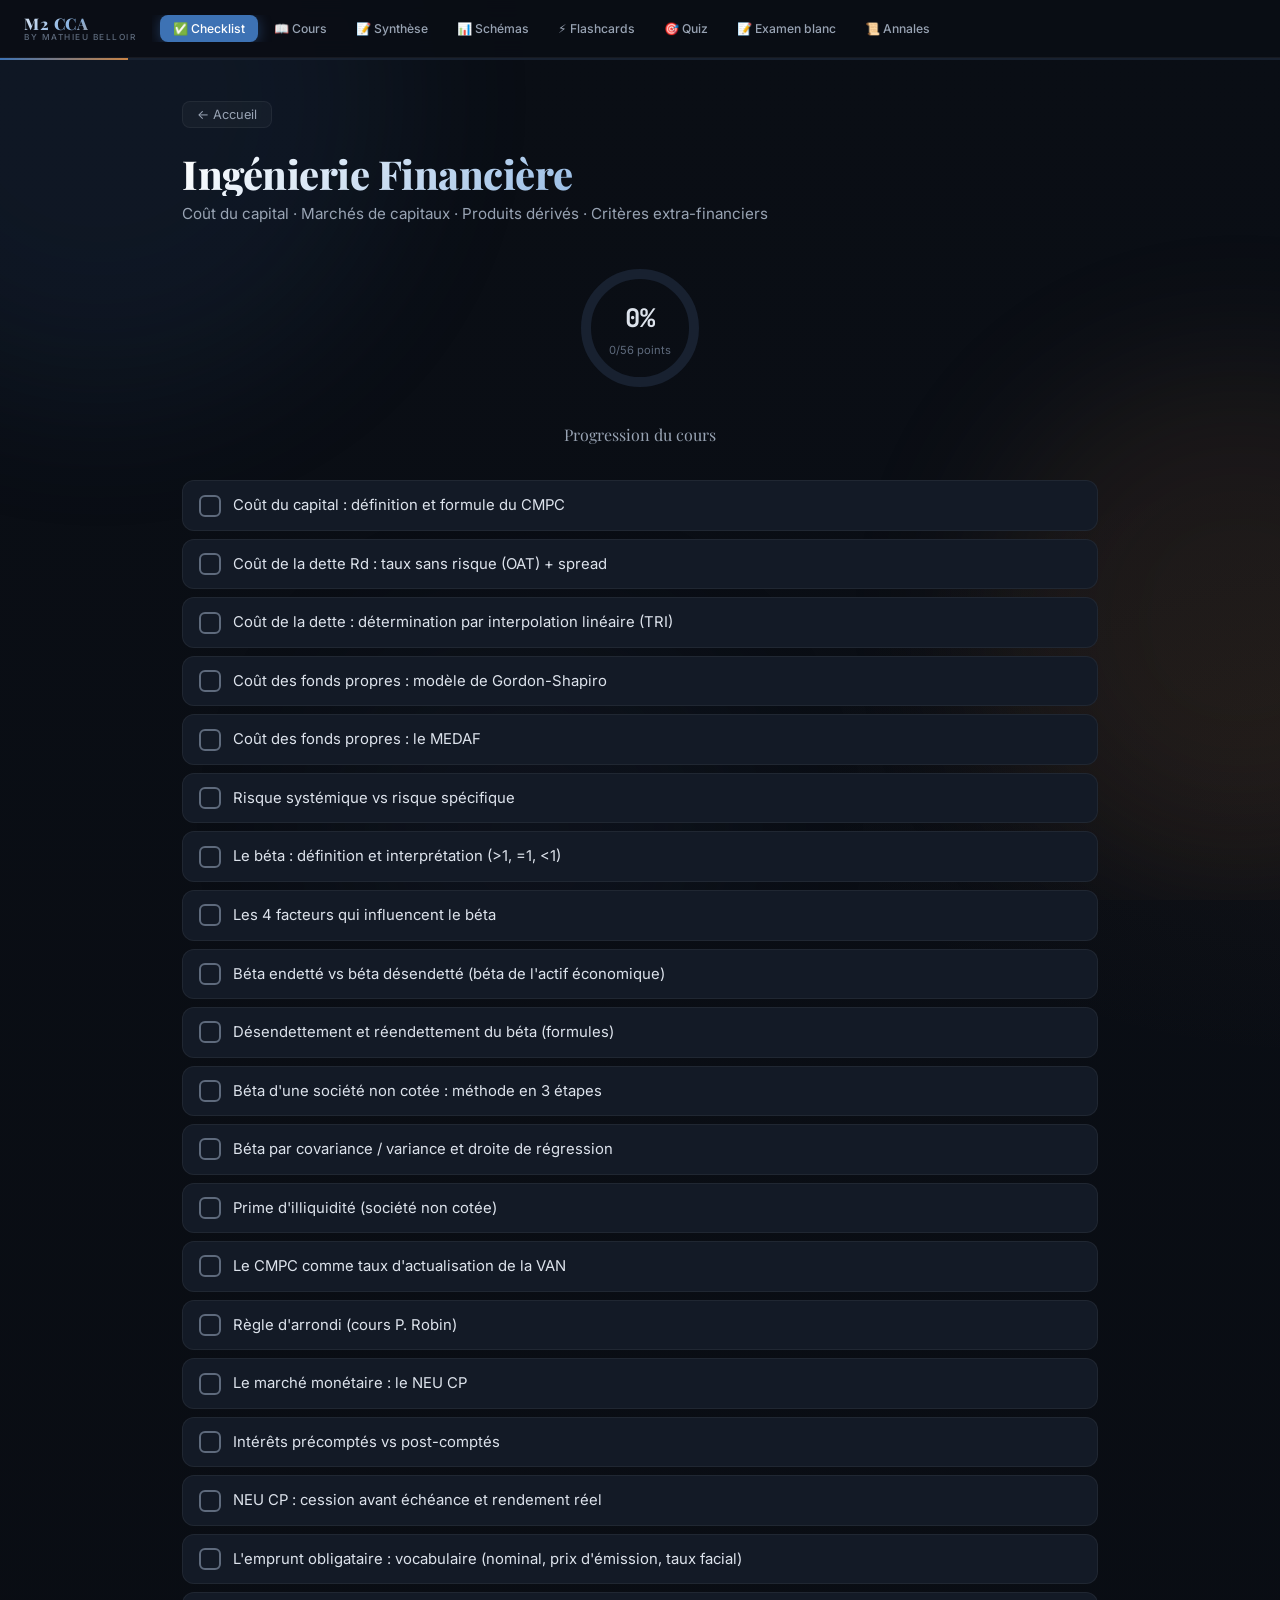
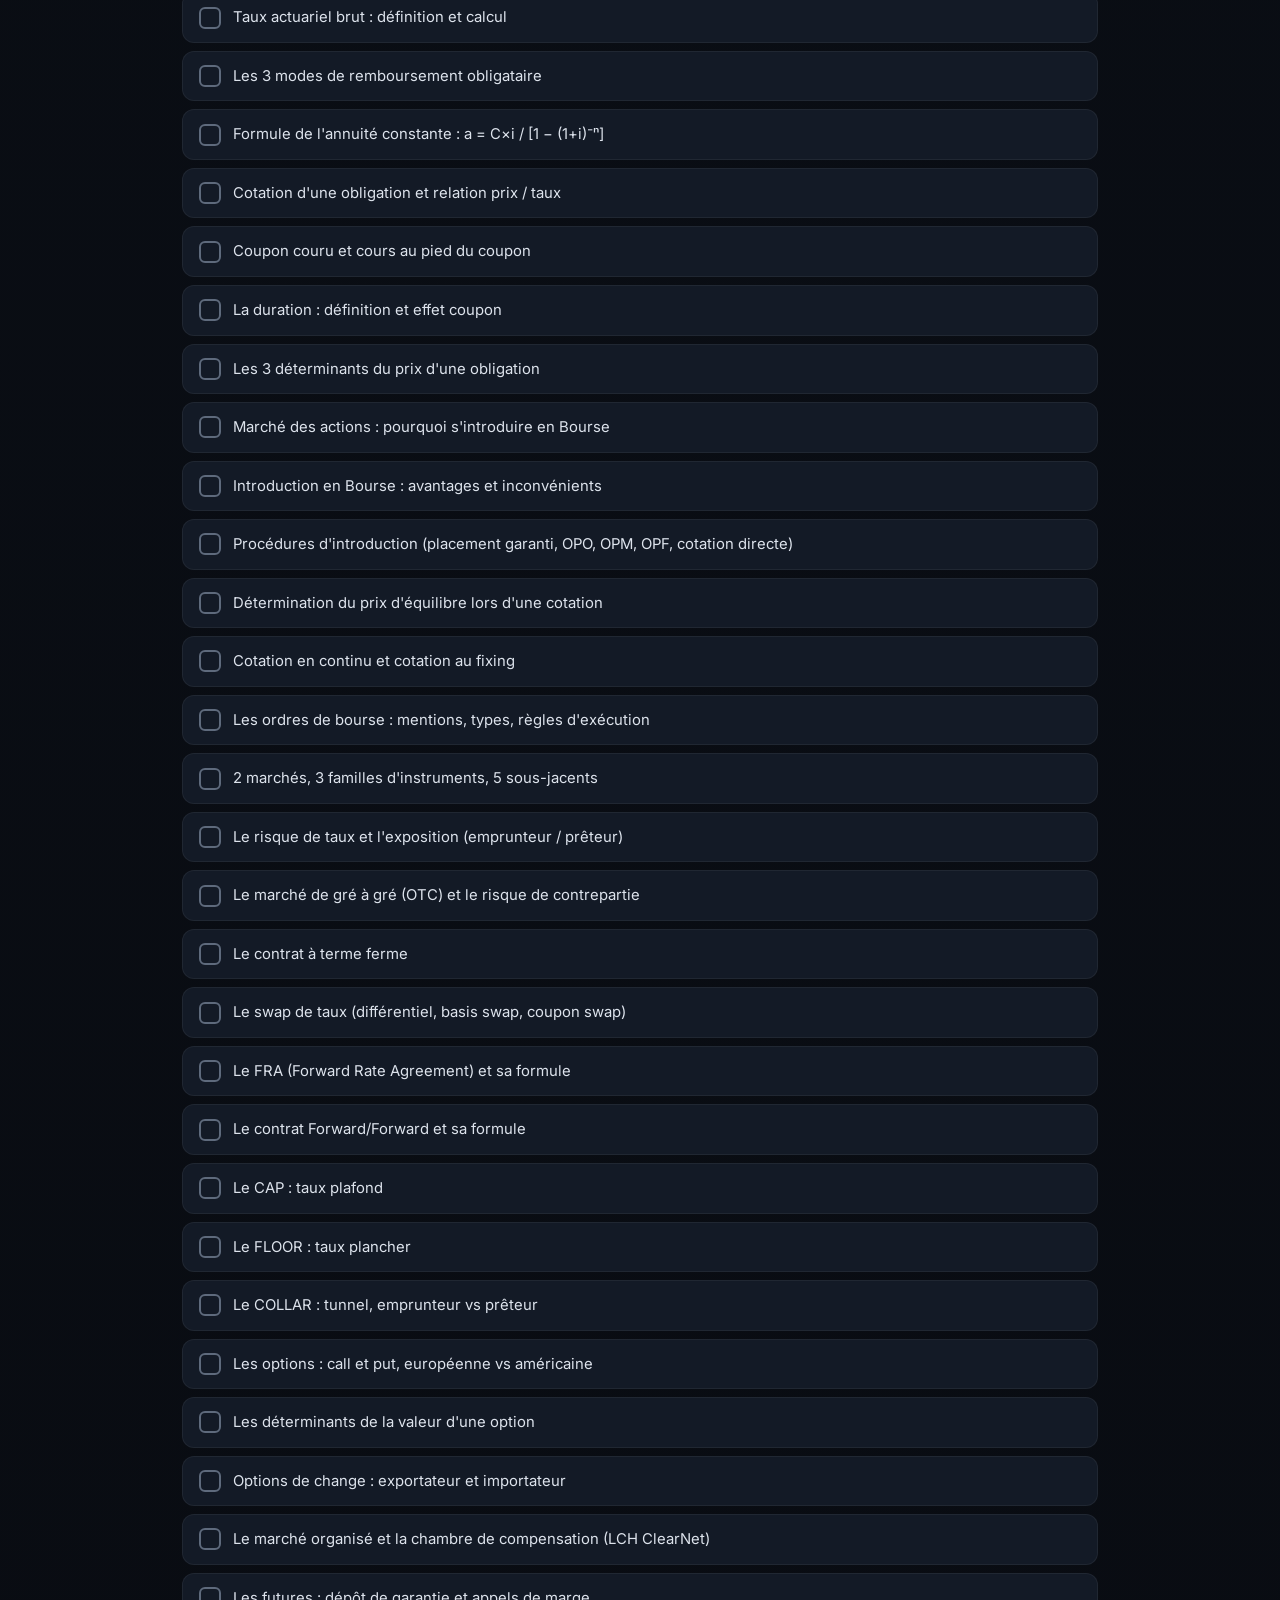
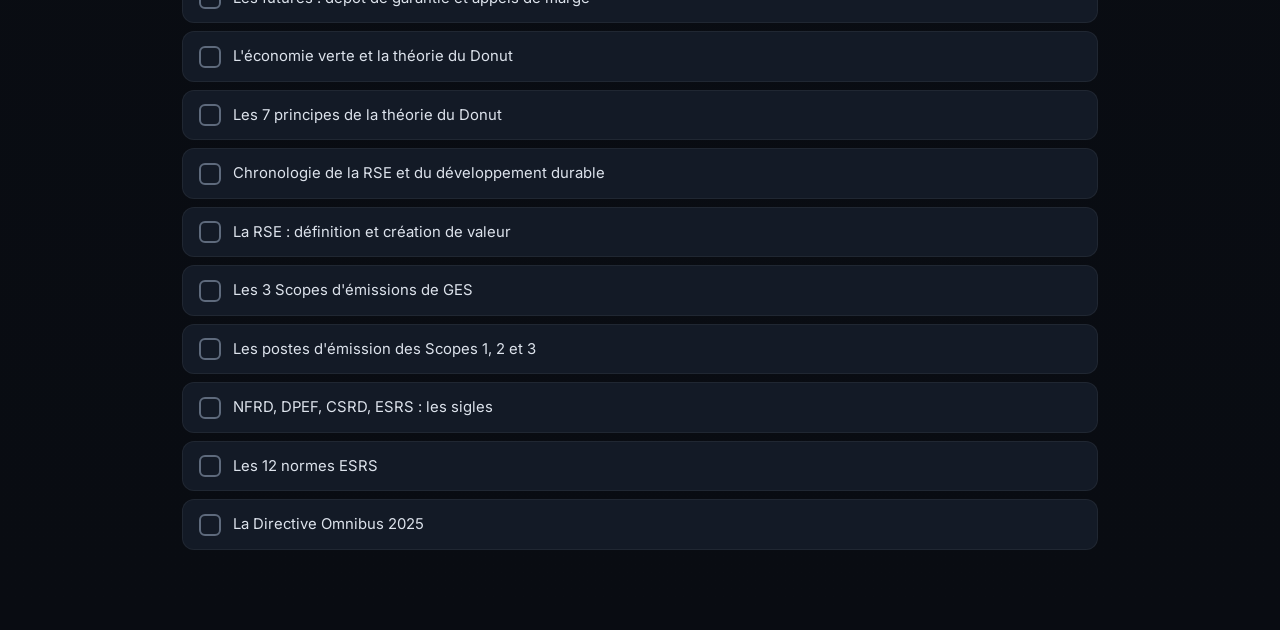
<file: inge_fi.html>
<!DOCTYPE html>
<html lang="fr">
<head>
<meta charset="UTF-8">
<meta name="viewport" content="width=device-width, initial-scale=1.0">
<title>Ingénierie Financière — M2 CCA</title>
<meta name="description" content="Cours Ingénierie Financière M2 CCA — flashcards et quiz.">
<link rel="icon" href="data:image/svg+xml,<svg xmlns=%22http://www.w3.org/2000/svg%22 viewBox=%220 0 100 100%22><text y=%2280%22 font-size=%2290%22>📉</text></svg>">
<link rel="preconnect" href="https://fonts.googleapis.com">
<link rel="preconnect" href="https://fonts.gstatic.com" crossorigin>
<link rel="preload" as="style" href="https://fonts.googleapis.com/css2?family=Playfair+Display:wght@400;600;700;800&family=Inter:wght@300;400;500;600;700&family=JetBrains+Mono:wght@400;500&display=swap" onload="this.onload=null;this.rel='stylesheet'">
<noscript><link href="https://fonts.googleapis.com/css2?family=Playfair+Display:wght@400;600;700;800&family=Inter:wght@300;400;500;600;700&family=JetBrains+Mono:wght@400;500&display=swap" rel="stylesheet"></noscript>
<link rel="stylesheet" href="shared.css?v=202605221400">
</head>
<body>

<div class="blobs">
  <div class="blob blob-1"></div>
  <div class="blob blob-2"></div>
  <div class="blob blob-3"></div>
</div>

<nav class="nav">
  <div class="nav-brand" onclick="window.location.href='index.html'">
    <div class="nav-logo">M2 CCA</div>
    <div class="nav-sub">By Mathieu Belloir</div>
  </div>
  <div class="nav-tabs" id="navTabs"></div>
</nav>
<div class="progress-line"><div class="progress-line-fill" id="progressFill"></div></div>

<div class="main" id="appRoot">
  <div style="padding:3rem 0;text-align:center;color:var(--text2);font-size:0.9rem">
    <div style="font-size:2rem;margin-bottom:0.8rem">📉</div>
    Chargement du cours…
  </div>
</div>

<script src="engine.js?v=202605221400"></script>
<script>
/* ═══════ FALLBACK DATA (file://) ═══════ */
const FALLBACK = {
  "title": "Ingénierie Financière",
  "subtitle": "Coût du capital · Marchés de capitaux · Produits dérivés · Critères extra-financiers",
  "quizKey": "m2cca_quiz_inge_fi",
  "checklistItems": [
    {
      "id": "cc1",
      "theme": "cout_capital",
      "label": "Coût du capital : définition et formule du CMPC"
    },
    {
      "id": "cc2",
      "theme": "cout_capital",
      "label": "Coût de la dette Rd : taux sans risque (OAT) + spread"
    },
    {
      "id": "cc3",
      "theme": "cout_capital",
      "label": "Coût de la dette : détermination par interpolation linéaire (TRI)"
    },
    {
      "id": "cc4",
      "theme": "cout_capital",
      "label": "Coût des fonds propres : modèle de Gordon-Shapiro"
    },
    {
      "id": "cc5",
      "theme": "cout_capital",
      "label": "Coût des fonds propres : le MEDAF"
    },
    {
      "id": "cc6",
      "theme": "cout_capital",
      "label": "Risque systémique vs risque spécifique"
    },
    {
      "id": "cc7",
      "theme": "cout_capital",
      "label": "Le béta : définition et interprétation (>1, =1, <1)"
    },
    {
      "id": "cc8",
      "theme": "cout_capital",
      "label": "Les 4 facteurs qui influencent le béta"
    },
    {
      "id": "cc9",
      "theme": "cout_capital",
      "label": "Béta endetté vs béta désendetté (béta de l'actif économique)"
    },
    {
      "id": "cc10",
      "theme": "cout_capital",
      "label": "Désendettement et réendettement du béta (formules)"
    },
    {
      "id": "cc11",
      "theme": "cout_capital",
      "label": "Béta d'une société non cotée : méthode en 3 étapes"
    },
    {
      "id": "cc12",
      "theme": "cout_capital",
      "label": "Béta par covariance / variance et droite de régression"
    },
    {
      "id": "cc13",
      "theme": "cout_capital",
      "label": "Prime d'illiquidité (société non cotée)"
    },
    {
      "id": "cc14",
      "theme": "cout_capital",
      "label": "Le CMPC comme taux d'actualisation de la VAN"
    },
    {
      "id": "cc15",
      "theme": "cout_capital",
      "label": "Règle d'arrondi (cours P. Robin)"
    },
    {
      "id": "mf1",
      "theme": "marches_fi",
      "label": "Le marché monétaire : le NEU CP"
    },
    {
      "id": "mf2",
      "theme": "marches_fi",
      "label": "Intérêts précomptés vs post-comptés"
    },
    {
      "id": "mf3",
      "theme": "marches_fi",
      "label": "NEU CP : cession avant échéance et rendement réel"
    },
    {
      "id": "mf4",
      "theme": "marches_fi",
      "label": "L'emprunt obligataire : vocabulaire (nominal, prix d'émission, taux facial)"
    },
    {
      "id": "mf5",
      "theme": "marches_fi",
      "label": "Taux actuariel brut : définition et calcul"
    },
    {
      "id": "mf6",
      "theme": "marches_fi",
      "label": "Les 3 modes de remboursement obligataire"
    },
    {
      "id": "mf7",
      "theme": "marches_fi",
      "label": "Formule de l'annuité constante : a = C×i / [1 − (1+i)⁻ⁿ]"
    },
    {
      "id": "mf8",
      "theme": "marches_fi",
      "label": "Cotation d'une obligation et relation prix / taux"
    },
    {
      "id": "mf9",
      "theme": "marches_fi",
      "label": "Coupon couru et cours au pied du coupon"
    },
    {
      "id": "mf10",
      "theme": "marches_fi",
      "label": "La duration : définition et effet coupon"
    },
    {
      "id": "mf11",
      "theme": "marches_fi",
      "label": "Les 3 déterminants du prix d'une obligation"
    },
    {
      "id": "mf12",
      "theme": "marches_fi",
      "label": "Marché des actions : pourquoi s'introduire en Bourse"
    },
    {
      "id": "mf13",
      "theme": "marches_fi",
      "label": "Introduction en Bourse : avantages et inconvénients"
    },
    {
      "id": "mf14",
      "theme": "marches_fi",
      "label": "Procédures d'introduction (placement garanti, OPO, OPM, OPF, cotation directe)"
    },
    {
      "id": "mf15",
      "theme": "marches_fi",
      "label": "Détermination du prix d'équilibre lors d'une cotation"
    },
    {
      "id": "mf16",
      "theme": "marches_fi",
      "label": "Cotation en continu et cotation au fixing"
    },
    {
      "id": "mf17",
      "theme": "marches_fi",
      "label": "Les ordres de bourse : mentions, types, règles d'exécution"
    },
    {
      "id": "dv1",
      "theme": "derives",
      "label": "2 marchés, 3 familles d'instruments, 5 sous-jacents"
    },
    {
      "id": "dv2",
      "theme": "derives",
      "label": "Le risque de taux et l'exposition (emprunteur / prêteur)"
    },
    {
      "id": "dv3",
      "theme": "derives",
      "label": "Le marché de gré à gré (OTC) et le risque de contrepartie"
    },
    {
      "id": "dv4",
      "theme": "derives",
      "label": "Le contrat à terme ferme"
    },
    {
      "id": "dv5",
      "theme": "derives",
      "label": "Le swap de taux (différentiel, basis swap, coupon swap)"
    },
    {
      "id": "dv6",
      "theme": "derives",
      "label": "Le FRA (Forward Rate Agreement) et sa formule"
    },
    {
      "id": "dv7",
      "theme": "derives",
      "label": "Le contrat Forward/Forward et sa formule"
    },
    {
      "id": "dv8",
      "theme": "derives",
      "label": "Le CAP : taux plafond"
    },
    {
      "id": "dv9",
      "theme": "derives",
      "label": "Le FLOOR : taux plancher"
    },
    {
      "id": "dv10",
      "theme": "derives",
      "label": "Le COLLAR : tunnel, emprunteur vs prêteur"
    },
    {
      "id": "dv11",
      "theme": "derives",
      "label": "Les options : call et put, européenne vs américaine"
    },
    {
      "id": "dv12",
      "theme": "derives",
      "label": "Les déterminants de la valeur d'une option"
    },
    {
      "id": "dv13",
      "theme": "derives",
      "label": "Options de change : exportateur et importateur"
    },
    {
      "id": "dv14",
      "theme": "derives",
      "label": "Le marché organisé et la chambre de compensation (LCH ClearNet)"
    },
    {
      "id": "dv15",
      "theme": "derives",
      "label": "Les futures : dépôt de garantie et appels de marge"
    },
    {
      "id": "es1",
      "theme": "esg",
      "label": "L'économie verte et la théorie du Donut"
    },
    {
      "id": "es2",
      "theme": "esg",
      "label": "Les 7 principes de la théorie du Donut"
    },
    {
      "id": "es3",
      "theme": "esg",
      "label": "Chronologie de la RSE et du développement durable"
    },
    {
      "id": "es4",
      "theme": "esg",
      "label": "La RSE : définition et création de valeur"
    },
    {
      "id": "es5",
      "theme": "esg",
      "label": "Les 3 Scopes d'émissions de GES"
    },
    {
      "id": "es6",
      "theme": "esg",
      "label": "Les postes d'émission des Scopes 1, 2 et 3"
    },
    {
      "id": "es7",
      "theme": "esg",
      "label": "NFRD, DPEF, CSRD, ESRS : les sigles"
    },
    {
      "id": "es8",
      "theme": "esg",
      "label": "Les 12 normes ESRS"
    },
    {
      "id": "es9",
      "theme": "esg",
      "label": "La Directive Omnibus 2025"
    }
  ],
  "flashcards": [
    {
      "id": "fc1",
      "theme": "cout_capital",
      "srcChap": 1,
      "src": "Chapitre 1 (Le coût du capital)",
      "q": "Que représente le coût du capital ?",
      "a": "Le coût du capital représente le coût des ressources financières à la disposition de l'entreprise, quelle que soit leur origine (associés et prêteurs externes), au regard du poids de chaque ressource dans l'ensemble. C'est la rentabilité exigée par l'ensemble des apporteurs de fonds. Il se mesure par le CMPC, coût moyen pondéré du capital."
    },
    {
      "id": "fc2",
      "theme": "cout_capital",
      "srcChap": 1,
      "src": "Chapitre 1 (Le coût du capital)",
      "q": "Formule du CMPC",
      "a": "CMPC = Rcp × Vcp/(Vcp+Vd) + Rd × (1 − IS) × Vd/(Vcp+Vd).\n\n• Rcp = rentabilité exigée par les actionnaires (coût des fonds propres)\n• Rd = rentabilité attendue par les prêteurs (coût de la dette)\n• Vcp = valeur des capitaux propres\n• Vd = valeur de marché des dettes\n• IS = taux d'impôt sur les sociétés\n\nLe CMPC sert de taux d'actualisation de la VAN : si la VAN est positive, le projet est retenu."
    },
    {
      "id": "fc3",
      "theme": "cout_capital",
      "srcChap": 1,
      "src": "Chapitre 1 (Le coût du capital)",
      "q": "Le coût de la dette (Rd) : définition",
      "a": "Rd est la rentabilité attendue par les créanciers. Ce n'est PAS la moyenne des taux d'emprunts passés, mais le taux d'endettement futur auquel l'entreprise pourrait prétendre au regard de son risque à venir."
    },
    {
      "id": "fc4",
      "theme": "cout_capital",
      "srcChap": 1,
      "src": "Chapitre 1 (Le coût du capital)",
      "q": "Coût de la dette : taux sans risque et spread",
      "a": "Rd = taux sans risque + spread.\n\n• Le taux sans risque est le taux des OAT (Obligations Assimilables du Trésor), c'est-à-dire le taux d'emprunt à moyen/long terme de l'État.\n• Le spread est le surcoût demandé par le prêteur au regard du risque pris ; il dépend du niveau d'endettement de l'entreprise.\n\nNet d'impôt : Rd × (1 − IS), car les intérêts d'emprunt sont déductibles du résultat imposable."
    },
    {
      "id": "fc5",
      "theme": "cout_capital",
      "srcChap": 1,
      "src": "Applications Chapitre 1 (Application 1)",
      "q": "Coût de la dette : détermination par interpolation linéaire",
      "a": "Quand le coût de la dette n'est pas donné, on le détermine comme le TRI qui actualise les flux de la dette (intérêts + remboursement) à sa valeur actuelle.\n\nMéthode : encadrer le taux entre deux valeurs t1 et t2 dont on connaît les sommes actualisées, puis interpoler :\nt = t1 + (t2 − t1) × (Somme(t1) − Valeur cible) / (Somme(t1) − Somme(t2)).\n\nLe taux obtenu (TRI) est ensuite mis net d'IS : Rd × (1 − IS)."
    },
    {
      "id": "fc6",
      "theme": "cout_capital",
      "srcChap": 1,
      "src": "Chapitre 1 (Le coût du capital)",
      "q": "Gordon-Shapiro : coût des fonds propres",
      "a": "La valeur d'un actif est la somme actualisée de ses flux futurs. Pour une action détenue à l'infini, la valeur se résume à la somme actualisée des dividendes.\n\n• Dividendes constants : V0 = D1 / R, d'où r = D1 / V0\n• Dividendes croissants au taux g : Rcp = D1 / V0 + g\n\nD1 = premier dividende futur, V0 = cours actuel, g = taux de croissance du dividende."
    },
    {
      "id": "fc7",
      "theme": "cout_capital",
      "srcChap": 1,
      "src": "Chapitre 1 (Le coût du capital)",
      "q": "Le MEDAF (Modèle d'Équilibre des Actifs Financiers)",
      "a": "Le MEDAF détermine la rentabilité exigée d'une action compte tenu de son risque de marché :\n\nRcp = Rf + βcp × (E(Rm) − Rf) = Rf + βcp × prime de risque du marché\n\n• Rf = taux sans risque\n• E(Rm) = espérance de rentabilité du marché\n• La prime de risque du marché = E(Rm) − Rf\n\nLe MEDAF fournit une relation linéaire entre la rentabilité d'une action et son risque de marché."
    },
    {
      "id": "fc8",
      "theme": "cout_capital",
      "srcChap": 2,
      "src": "Chapitre 1 (Le coût du capital)",
      "q": "Risque systémique vs risque spécifique",
      "a": "Le risque total se décompose en deux éléments :\n\n• Risque systémique (risque de marché) : il ne peut pas être diversifié dans un portefeuille, il est donc RÉMUNÉRÉ.\n• Risque spécifique (lié au secteur d'activité) : il peut être diversifié, il n'est donc PAS rémunéré (à l'investisseur de se débrouiller).\n\nLe MEDAF ne rémunère que le risque systémique, mesuré par le béta."
    },
    {
      "id": "fc9",
      "theme": "cout_capital",
      "srcChap": 2,
      "src": "Chapitre 1 (Le coût du capital)",
      "q": "Le béta : définition et interprétation",
      "a": "Le béta mesure la sensibilité du titre aux variations du marché.\n\n• β > 1 : titre plus sensible que le marché, il amplifie les variations\n• β = 1 : le titre réplique les variations du marché\n• β < 1 : titre défensif, il atténue les variations du marché\n\nUn titre à β < 1 a une rentabilité moindre que celle d'un titre plus risqué."
    },
    {
      "id": "fc10",
      "theme": "cout_capital",
      "srcChap": 2,
      "src": "Chapitre 1 (Le coût du capital)",
      "q": "Les 4 facteurs qui influencent le béta",
      "a": "A. La structure des coûts : plus la part de charges fixes est élevée (vs charges variables), plus l'entreprise est sensible à la conjoncture.\n\nB. La sensibilité du secteur d'activité à la conjoncture économique.\n\nC. La capacité à déterminer des flux futurs de trésorerie : plus les flux sont volatils, plus le béta augmente.\n\nD. La structure financière : plus l'entreprise est endettée, plus elle génère des charges financières fixes, plus le béta augmente."
    },
    {
      "id": "fc11",
      "theme": "cout_capital",
      "srcChap": 2,
      "src": "Chapitre 1 (Le coût du capital)",
      "q": "Béta endetté vs béta désendetté",
      "a": "Le béta des capitaux propres (béta endetté), celui de la formule du MEDAF, intègre le risque de marché ET le risque financier lié à l'endettement.\n\nLe béta de l'actif économique (béta désendetté, ou béta de l'activité ou béta sectoriel) ne reflète QUE le risque de marché, indépendamment de la structure financière."
    },
    {
      "id": "fc12",
      "theme": "cout_capital",
      "srcChap": 2,
      "src": "Chapitre 1 (Le coût du capital)",
      "q": "Désendettement et réendettement du béta",
      "a": "β désendetté = β endetté / [1 + (D/CP) × (1 − IS)]\nβ endetté = β désendetté × [1 + (D/CP) × (1 − IS)]\n\nFormule alternative avec béta de la dette :\nβc = βa + (βa − βd) × (D/CP)\nβd = (coût de la dette − taux sans risque) / (E(Rm) − taux sans risque)\n\nIl faut utiliser la même formule pour désendetter et pour réendetter."
    },
    {
      "id": "fc13",
      "theme": "cout_capital",
      "srcChap": 2,
      "src": "Chapitre 1 (Le coût du capital)",
      "q": "Béta d'une société non cotée : la méthode",
      "a": "Un titre non coté n'a pas de droite de régression : son béta n'est pas calculable directement. Méthode en 3 étapes :\n\n1. Prendre le béta endetté d'entreprises cotées comparables (idéalement mono-activité) et le DÉSENDETTER avec leur structure financière.\n2. Faire la MOYENNE des bétas désendettés.\n3. RÉENDETTER ce béta moyen avec la structure financière de la société non cotée.\n\nOn calcule ensuite Rcp via le MEDAF."
    },
    {
      "id": "fc14",
      "theme": "cout_capital",
      "srcChap": 2,
      "src": "Chapitre 1 (Le coût du capital)",
      "q": "Béta : covariance, variance et droite de régression",
      "a": "β = Covariance(R titre, R marché) / Variance(R marché).\n\nLe béta est la pente (A) de la droite de régression Y = Ax + B, où X = rentabilité du marché (variable explicative) et Y = rentabilité du titre (variable expliquée).\n\nLe coefficient de détermination R² mesure le poids du marché dans la volatilité du titre : plus R² est élevé, plus le marché explique les variations du titre."
    },
    {
      "id": "fc15",
      "theme": "cout_capital",
      "srcChap": 2,
      "src": "Applications Chapitre 1",
      "q": "Covariance et variance : formules de calcul",
      "a": "Covariance(R titre, R marché) = Σ p × a × b\navec a = Ra − E(Ra) et b = Rm − E(Rm).\n\nE(Ra) = Σ (Ra × probabilité) = taux de rendement espéré de l'action.\n\nVariance(R marché) = Σ p × b².\n\nPour des séries de données historiques, on raisonne en covariance et variance standard (division par N − 1)."
    },
    {
      "id": "fc16",
      "theme": "cout_capital",
      "srcChap": 2,
      "src": "Chapitre 1 (Application 4)",
      "q": "La prime d'illiquidité",
      "a": "Pour une société non cotée, on majore le Rcp obtenu par le MEDAF d'une prime d'illiquidité.\n\nCette notion n'a rien à voir avec un problème de trésorerie : elle tient au fait que céder les titres d'une société non cotée est plus difficile que pour un titre coté sur un marché.\n\nExemple du cours (Application 4) : majoration de 4 points."
    },
    {
      "id": "fc17",
      "theme": "cout_capital",
      "srcChap": 1,
      "src": "Chapitre 1 (Le coût du capital)",
      "q": "Rentabilité attendue ≠ rentabilité versée",
      "a": "Le Rcp issu du MEDAF est la rentabilité ATTENDUE par les actionnaires au regard du risque pris. Ce n'est pas forcément la rentabilité qui leur sera effectivement versée.\n\nLe Rcp escompté et la rentabilité financière réellement obtenue par les actionnaires peuvent différer."
    },
    {
      "id": "fc18",
      "theme": "marches_fi",
      "srcChap": 3,
      "src": "Chapitre 2 (Les Marchés de Capitaux)",
      "q": "Le NEU CP",
      "a": "Le NEU CP (Negotiable European Commercial Paper) est un titre de créance négociable à court terme émis sur le marché monétaire pour financer un besoin de trésorerie. Les intérêts peuvent être post-comptés ou précomptés."
    },
    {
      "id": "fc19",
      "theme": "marches_fi",
      "srcChap": 3,
      "src": "Chapitre 2 (Les Marchés de Capitaux)",
      "q": "Intérêts post-comptés vs précomptés",
      "a": "Intérêts post-comptés : les intérêts s'ajoutent au nominal à l'échéance.\nValeur future = Nominal × (1 + taux × n / 36 000)\n\nIntérêts précomptés : les intérêts sont retenus dès l'émission.\nMontant versé = Nominal / (1 + taux × n / 36 000), et le souscripteur reçoit le nominal à l'échéance.\n\n(n = nombre de jours.)"
    },
    {
      "id": "fc20",
      "theme": "marches_fi",
      "srcChap": 3,
      "src": "Chapitre 2 (Applications)",
      "q": "NEU CP : cession avant échéance",
      "a": "Si le porteur cède son titre avant l'échéance, le prix de cession dépend du taux de marché du jour et de la durée restant à courir.\n\nOn compare le montant reçu à la cession avec le montant initialement investi pour déterminer le RENDEMENT RÉEL du placement, qui diffère du taux nominal.\n\nSi les taux ont monté depuis la souscription, la valeur de cession baisse (moins-value possible)."
    },
    {
      "id": "fc21",
      "theme": "marches_fi",
      "srcChap": 4,
      "src": "Chapitre 1 et Chapitre 2",
      "q": "L'emprunt obligataire : vocabulaire",
      "a": "• Valeur nominale : valeur de référence du titre, base de calcul du coupon.\n• Prix d'émission : prix payé par le souscripteur (au pair s'il égale le nominal).\n• Prix de remboursement : montant remboursé à l'échéance.\n• Taux nominal (ou facial) : taux servant à calculer le coupon.\n• Date de jouissance : date de départ du calcul des intérêts."
    },
    {
      "id": "fc22",
      "theme": "marches_fi",
      "srcChap": 4,
      "src": "Chapitre 2 (Applications)",
      "q": "Le taux actuariel brut",
      "a": "Le taux actuariel brut est le taux qui égalise le prix d'émission (ou le prix de marché) et la somme des flux futurs actualisés (coupons + remboursement).\n\nIl est SUPÉRIEUR au taux nominal lorsqu'il existe une prime d'émission (prix d'émission < valeur nominale).\n\nPrix d'émission : Pe = Vn × i × (1 − (1+i)⁻ⁿ)/i + Pr × (1+i)⁻ⁿ."
    },
    {
      "id": "fc23",
      "theme": "marches_fi",
      "srcChap": 4,
      "src": "Chapitre 1 (Les Marchés de Capitaux)",
      "q": "Les 3 modes de remboursement obligataire",
      "a": "1. IN FINE : seuls les coupons sont versés chaque année ; le capital est remboursé en totalité à l'échéance.\n\n2. ANNUITÉS CONSTANTES : chaque annuité (intérêts + capital) est identique. La part de capital croît, la part d'intérêts décroît.\n\n3. AMORTISSEMENT CONSTANT : la même fraction de capital (C/n) est remboursée chaque année ; les intérêts diminuent, donc les annuités sont dégressives."
    },
    {
      "id": "fc24",
      "theme": "marches_fi",
      "srcChap": 4,
      "src": "Chapitre 1 (Les Marchés de Capitaux)",
      "q": "Formule de l'annuité constante",
      "a": "a = C × i / [1 − (1 + i)⁻ⁿ]\n\n• C = capital emprunté\n• i = taux annuel\n• n = durée\n\nChaque annuité contient une part d'intérêts (calculés sur le capital restant dû, donc décroissants) et une part de capital (croissante)."
    },
    {
      "id": "fc25",
      "theme": "marches_fi",
      "srcChap": 4,
      "src": "Chapitre 2 (Les Marchés de Capitaux)",
      "q": "Cotation d'une obligation et relation prix / taux",
      "a": "Une obligation est cotée en pourcentage de sa valeur nominale. Sa valeur = somme des flux futurs actualisés au taux de marché.\n\nRelation INVERSE prix / taux :\n• si le taux de marché passe au-dessus du taux nominal, le cours descend sous 100 %\n• si le taux de marché passe sous le taux nominal, le cours dépasse 100 %\n• à l'émission au pair, le cours vaut 100 %."
    },
    {
      "id": "fc26",
      "theme": "marches_fi",
      "srcChap": 4,
      "src": "Chapitre 2 (Les Marchés de Capitaux)",
      "q": "Coupon couru et cours au pied du coupon",
      "a": "Le coupon couru est la fraction de coupon acquise depuis le dernier détachement :\nCc = taux nominal × (nombre de jours écoulés / 365).\n\nLe cours au pied du coupon est la valeur de l'obligation HORS coupon couru : c'est la cotation publiée.\n\nPrix d'acquisition réel = cours au pied du coupon + coupon couru."
    },
    {
      "id": "fc27",
      "theme": "marches_fi",
      "srcChap": 4,
      "src": "Chapitre 2 (notes de cours)",
      "q": "La duration",
      "a": "La duration est la durée de détention d'un titre obligataire pour laquelle une variation des taux n'a aucune incidence : le portefeuille est alors dit « immunisé ».\n\nElle se calcule comme la moyenne des dates de flux pondérée par les flux actualisés :\nDuration = Σ (flux actualisé × date) / Σ (flux actualisés).\n\nEffet coupon : une hausse des taux renchérit le replacement des coupons mais fait baisser la valeur du titre, et inversement."
    },
    {
      "id": "fc28",
      "theme": "marches_fi",
      "srcChap": 4,
      "src": "Chapitre 2 (notes de cours)",
      "q": "Les 3 déterminants du prix d'une obligation",
      "a": "1. Le taux d'intérêt : relation inverse avec le prix de l'obligation.\n\n2. La valeur du coupon : plus le coupon est faible, plus la valeur du titre est sensible aux variations de taux.\n\n3. La durée de l'emprunt : plus elle est longue, plus le risque de taux est élevé."
    },
    {
      "id": "fc29",
      "theme": "marches_fi",
      "srcChap": 5,
      "src": "Chapitre 2 (notes de cours)",
      "q": "Pourquoi s'introduire en Bourse ?",
      "a": "• Lever des fonds par la création de nouveaux titres.\n• Accéder aux marchés de capitaux à moindre coût qu'un emprunt obligataire.\n• Faciliter le départ des actionnaires historiques (volontaire ou non).\n• Bénéficier d'une revalorisation de la société plus proche de la réalité.\n\nÊtre coté est aussi un gage de rigueur (publications, organisation) qui rassure les partenaires extérieurs."
    },
    {
      "id": "fc30",
      "theme": "marches_fi",
      "srcChap": 5,
      "src": "Chapitre 2 (notes) / UE5 dossier 5",
      "q": "Inconvénients de l'introduction en Bourse",
      "a": "• Le coût de l'introduction : entre 3 % et 7 % des fonds levés.\n• L'obligation de se dévoiler au regard des concurrents (transparence).\n• Le risque de perte de contrôle de l'entreprise.\n• La pression exercée par le marché en matière de rentabilité."
    },
    {
      "id": "fc31",
      "theme": "marches_fi",
      "srcChap": 5,
      "src": "Chapitre 2 (notes de cours)",
      "q": "Les procédures d'introduction en Bourse",
      "a": "• Diffusion directe avec placement garanti : un établissement financier place les titres auprès d'investisseurs restreints, et doit les acheter lui-même s'il ne trouve pas preneur.\n• OPO (Offre à Prix Ouvert) : fourchette de prix annoncée ; procédure la plus utilisée.\n• OPM (Offre à Prix Minimal) : vente aux enchères sur la base d'un prix minimum.\n• OPF (Offre à Prix Ferme) : nombre de titres et prix fixés à l'avance, en privilégiant les particuliers.\n• Cotation directe : comme l'OPM, mais tous les types d'ordres sont acceptés."
    },
    {
      "id": "fc32",
      "theme": "marches_fi",
      "srcChap": 5,
      "src": "Chapitre 2 (Les Marchés de Capitaux)",
      "q": "La détermination du prix d'équilibre en cotation",
      "a": "On construit le carnet d'ordres : les demandes sont classées par prix DÉCROISSANT, les offres par prix CROISSANT, avec les quantités cumulées.\n\nLe prix d'équilibre est celui qui permet le VOLUME D'ÉCHANGE MAXIMUM. À ce prix, certains ordres sont servis intégralement, d'autres partiellement."
    },
    {
      "id": "fc33",
      "theme": "marches_fi",
      "srcChap": 5,
      "src": "Chapitre 2 (notes de cours)",
      "q": "Cotation en continu et cotation au fixing",
      "a": "Cotation en continu : pré-ouverture (7h15, accumulation des ordres et prix d'ouverture théorique), ouverture (9h00), pré-clôture (17h30), clôture (17h35, prix de clôture).\n\nCotation au fixing (titres moins liquides) : fixing A = deux plages de négociation (matin et après-midi) ; fixing B = une seule séance l'après-midi."
    },
    {
      "id": "fc34",
      "theme": "marches_fi",
      "srcChap": 5,
      "src": "Chapitre 2 (notes de cours)",
      "q": "Les ordres de bourse : compte et mentions",
      "a": "Pour passer un ordre, il faut un compte chez un PSI (prestataire de services d'investissement : établissement de crédit ou société d'investissement).\n\nMentions obligatoires de l'ordre : le sens (achat/vente), la codification du titre, le nombre de titres, la durée de validité, les conditions de prix.\n\nDurée de validité : à la journée, durée déterminée (10-15 jours), ou à révocation."
    },
    {
      "id": "fc35",
      "theme": "marches_fi",
      "srcChap": 5,
      "src": "Chapitre 2 (notes de cours)",
      "q": "Règles d'exécution des ordres de bourse",
      "a": "Règle du PRIX : à l'achat, l'ordre à la limite la plus élevée est exécuté en premier ; à la vente, l'ordre à la limite la plus basse est exécuté en premier.\n\nRègle de CHRONOLOGIE : à sens et limite identiques, les ordres sont exécutés dans leur ordre exact d'arrivée."
    },
    {
      "id": "fc36",
      "theme": "derives",
      "srcChap": 6,
      "src": "Chapitre 2 (Les Marchés de Capitaux)",
      "q": "Marchés, familles d'instruments et sous-jacents",
      "a": "Les instruments de couverture s'échangent sur 2 MARCHÉS : de gré à gré et organisé.\n\nIls relèvent de 3 FAMILLES : contrats d'échange, contrats à terme, contrats d'option.\n\nIls portent sur 5 SOUS-JACENTS : matières premières et marchandises, taux d'intérêt, devises, actions, indices boursiers."
    },
    {
      "id": "fc37",
      "theme": "derives",
      "srcChap": 6,
      "src": "Chapitre 2 (Les Marchés de Capitaux)",
      "q": "Le risque de taux et l'exposition",
      "a": "Le risque de taux est une évolution défavorable des taux par rapport à une position initiale.\n\n• Emprunteur à taux variable : une HAUSSE des taux lui est défavorable.\n• Prêteur à taux variable : une BAISSE des taux lui est défavorable.\n• À taux fixe, l'effet est inversé.\n\nFace à un agent qui se couvre se trouve toujours un spéculateur."
    },
    {
      "id": "fc38",
      "theme": "derives",
      "srcChap": 6,
      "src": "Chapitre 2 (notes de cours)",
      "q": "Le marché de gré à gré (OTC)",
      "a": "Sur le marché de gré à gré (over the counter), les agents contractent directement entre eux, sans intermédiaire, ce qui permet des produits de couverture SUR MESURE.\n\nLe marché repose sur la confiance (transactions par téléphone ou mail, sans garantie).\n\nEn contrepartie de cette flexibilité, il existe un RISQUE DE CONTREPARTIE : non-paiement ou non-livraison."
    },
    {
      "id": "fc39",
      "theme": "derives",
      "srcChap": 6,
      "src": "Chapitre 2 (notes de cours)",
      "q": "Le contrat à terme ferme",
      "a": "Un contrat à terme ferme fixe aujourd'hui les conditions (quantité, prix) d'achat ou de vente d'un sous-jacent dont la transaction aura lieu à une date future.\n\nL'engagement est FERME et DÉFINITIF pour les deux parties : à l'échéance, l'actif est livré et payé, quelles que soient les conditions du marché à cette date."
    },
    {
      "id": "fc40",
      "theme": "derives",
      "srcChap": 6,
      "src": "Chapitre 2 (notes de cours)",
      "q": "Le swap de taux",
      "a": "Le swap de taux modifie l'exposition à un risque de taux (ou de change), ou permet de se financer à moindre coût. Les parties se rétrocèdent des intérêts calculés sur un même nominal notionnel mais sur des structures de taux différentes (pas d'échange de capital).\n\n• Basis swap : échange de taux variables sur des références différentes (EURIBOR, LIBOR, TME, TMO, TMB).\n• Coupon swap : conversion d'un taux fixe en taux variable ou inversement.\n\nDurée de 3 mois à 10 ans, montants de 1 à 10 M€."
    },
    {
      "id": "fc41",
      "theme": "derives",
      "srcChap": 6,
      "src": "Chapitre 2 (notes de cours)",
      "q": "Le FRA (Forward Rate Agreement)",
      "a": "Le FRA est un contrat de gré à gré qui fixe aujourd'hui un taux d'intérêt pour un emprunt ou un placement futur.\n\nIl n'oblige PAS à mettre en place le prêt : seul le DIFFÉRENTIEL d'intérêts entre le taux garanti et le taux de marché est échangé.\n\nUn emprunteur ACHÈTE un FRA (couverture contre la hausse des taux) ; un prêteur le VEND (couverture contre la baisse)."
    },
    {
      "id": "fc42",
      "theme": "derives",
      "srcChap": 6,
      "src": "Chapitre 2 (Les Marchés de Capitaux)",
      "q": "Formule du différentiel FRA actualisé",
      "a": "Le différentiel est calculé en fin de période mais versé en début de période, d'où son actualisation :\n\nDi = [(Tm − Tg) × C × n / 36 000] / [1 + Tm × n / 36 000]\n\n• Tm = taux de marché\n• Tg = taux garanti\n• C = capital notionnel\n• n = durée en jours\n\nSi Tm > Tg, l'acheteur (emprunteur) reçoit le différentiel ; si Tm < Tg, il le verse."
    },
    {
      "id": "fc43",
      "theme": "derives",
      "srcChap": 6,
      "src": "Chapitre 2 / UE5 dossier 1",
      "q": "Le contrat Forward/Forward",
      "a": "Le Forward/Forward fixe aujourd'hui le taux d'un emprunt (ou placement) futur, AVEC obligation de mise en place effective du prêt (contrairement au FRA).\n\nIl se décompose en une période d'attente (de la signature au départ de l'emprunt) et une période d'engagement.\n\nLa banque réalise une triple opération : emprunter sur les marchés pour la durée totale, placer pendant la période d'attente, puis prêter au client."
    },
    {
      "id": "fc44",
      "theme": "derives",
      "srcChap": 6,
      "src": "UE5 (annale 13/06/2025)",
      "q": "Formule du taux Forward/Forward",
      "a": "T(F/F) = [(T emprunt × durée emprunt) − (T placement × durée placement)] / [durée du prêt × (1 + T placement × durée placement / 36 000)]\n\n• La durée d'emprunt couvre attente + garantie\n• La durée de placement est la période d'attente\n• La durée du prêt est la période garantie"
    },
    {
      "id": "fc45",
      "theme": "derives",
      "srcChap": 7,
      "src": "Chapitre 2 (notes de cours)",
      "q": "Le CAP",
      "a": "Le CAP garantit à un emprunteur un taux d'intérêt MAXIMUM (taux plafond), tout en lui permettant de profiter d'une baisse des taux.\n\nMoyennant une prime, l'acheteur acquiert le droit (mais non l'obligation) d'encaisser le différentiel entre le taux de marché et le taux garanti lorsque le marché dépasse le plafond. Le vendeur encaisse la prime et s'exécute si l'option est exercée."
    },
    {
      "id": "fc46",
      "theme": "derives",
      "srcChap": 7,
      "src": "Chapitre 2 (notes de cours)",
      "q": "Le FLOOR",
      "a": "Le FLOOR garantit à un prêteur (placeur) un taux de rendement MINIMUM (taux plancher).\n\nMoyennant une prime, l'acheteur encaisse le différentiel entre le taux garanti et le taux de marché lorsque celui-ci passe sous le plancher."
    },
    {
      "id": "fc47",
      "theme": "derives",
      "srcChap": 7,
      "src": "Chapitre 2 (notes de cours)",
      "q": "Le COLLAR",
      "a": "Le COLLAR (tunnel) combine l'achat et la vente simultanés de deux contrats, afin de limiter le décaissement de prime : la prime encaissée sur le contrat vendu réduit la prime versée sur le contrat acheté.\n\n• Collar EMPRUNTEUR : achat d'un CAP + vente d'un FLOOR. Le coût d'emprunt est borné entre le plancher et le plafond.\n• Collar PRÊTEUR : vente d'un CAP + achat d'un FLOOR."
    },
    {
      "id": "fc48",
      "theme": "derives",
      "srcChap": 7,
      "src": "Chapitre 2 (notes de cours)",
      "q": "Les options : call et put",
      "a": "Une option donne à son détenteur le DROIT, mais non l'obligation, d'acheter (CALL) ou de vendre (PUT) un sous-jacent à un prix d'exercice convenu, moyennant le versement d'une prime.\n\n• Option européenne : exercice à l'échéance uniquement.\n• Option américaine : exercice à tout moment.\n\nLe vendeur encaisse la prime (définitivement acquise) et s'engage fermement à s'exécuter si l'acheteur lève l'option."
    },
    {
      "id": "fc49",
      "theme": "derives",
      "srcChap": 7,
      "src": "Chapitre 2 (Les Marchés de Capitaux)",
      "q": "Les déterminants de la valeur d'une option",
      "a": "La valeur (prime) d'une option dépend de cinq paramètres :\n• le cours du sous-jacent\n• le prix d'exercice\n• la volatilité du sous-jacent\n• la durée de vie de l'option\n• le niveau des taux d'intérêt\n\nLa valeur d'une option = valeur intrinsèque + valeur temps."
    },
    {
      "id": "fc50",
      "theme": "derives",
      "srcChap": 7,
      "src": "UE5 dossier 3 / Application 19",
      "q": "Options de change : exportateur et importateur",
      "a": "• Un EXPORTATEUR, qui recevra des devises, craint une BAISSE de la devise : il achète un PUT sur la devise (cours plancher garanti).\n• Un IMPORTATEUR, qui devra payer des devises, craint une HAUSSE de la devise : il achète un CALL sur la devise (cours plafond garanti).\n\nDans les deux cas, la prime est versée à l'achat et n'est pas récupérable. Si le marché est plus favorable que l'option, on abandonne l'option."
    },
    {
      "id": "fc51",
      "theme": "derives",
      "srcChap": 8,
      "src": "Chapitre 2 (notes de cours)",
      "q": "Le marché organisé : fonctionnement",
      "a": "Sur un marché organisé, les contreparties ne négocient pas directement entre elles : elles placent des ordres dont la confrontation dégage un prix.\n\nUne entreprise de marché (Euronext) fixe les règles et habilite les intervenants ; l'AMF est l'autorité de tutelle. Le carnet d'ordres public garantit l'égalité des intervenants, et la concentration des ordres assure la liquidité."
    },
    {
      "id": "fc51b",
      "theme": "derives",
      "srcChap": 8,
      "src": "Chapitre 2 (notes de cours)",
      "q": "La chambre de compensation",
      "a": "La chambre de compensation (LCH ClearNet) est la contrepartie unique sur un marché organisé : elle sert de « rideau » entre les deux parties, garantit l'anonymat et supprime le risque de contrepartie."
    },
    {
      "id": "fc52",
      "theme": "derives",
      "srcChap": 8,
      "src": "Chapitre 2 (notes de cours)",
      "q": "Dépôt de garantie et appel de marge",
      "a": "Pour supprimer le risque de contrepartie, la chambre de compensation utilise deux mécanismes :\n\n1. Le DÉPÔT DE GARANTIE : à la transmission d'un ordre, l'opérateur dépose un pourcentage du montant du contrat.\n\n2. L'APPEL DE MARGE : chaque jour, la position est valorisée (cours de compensation). Si elle est perdante, l'opérateur a 24h pour reconstituer la marge, sinon il est éliminé. Si elle est gagnante, le gain peut être retiré ou laissé en dépôt rémunéré."
    },
    {
      "id": "fc53",
      "theme": "esg",
      "srcChap": 9,
      "src": "Chapitre 7 (notes de cours)",
      "q": "L'économie verte",
      "a": "Le GIEC alerte de longue date sur le lien fort entre les activités financières et le changement climatique.\n\nL'économie verte implique une refonte des modes de production et de consommation. C'est un concept MULTIDIMENSIONNEL qui ne se résume pas à la fin des émissions de gaz à effet de serre : il renvoie à l'idée d'une société en harmonie avec la nature."
    },
    {
      "id": "fc54",
      "theme": "esg",
      "srcChap": 9,
      "src": "Chapitre 7 (Critères extra-financiers)",
      "q": "La théorie du Donut",
      "a": "Développée en 2010 par l'économiste anglaise Kate Raworth pour expliciter ce que peut être l'économie verte.\n\nElle repose sur deux limites :\n• les limites planétaires (plafond) : seuils à ne pas dépasser pour ne pas mettre en danger les écosystèmes et les conditions de vie humaine ;\n• les limites sociales (plancher) : les besoins de base dont tout être humain devrait disposer.\n\nEntre les deux se trouve l'espace où l'humanité peut satisfaire ses besoins tout en respectant les écosystèmes et le climat."
    },
    {
      "id": "fc55",
      "theme": "esg",
      "srcChap": 9,
      "src": "Chapitre 7 (Critères extra-financiers)",
      "q": "Les 7 principes de la théorie du Donut",
      "a": "1. Changer de but : ne plus avoir le PIB pour seul indicateur.\n2. Avoir une vision globale : intégrer le social et l'environnement dans la vision économique.\n3. Nourrir et entretenir la nature humaine : l'humain ne domine pas la nature, il en fait partie.\n4. Intégrer l'aspect systémique : tenir compte des interactions complexes.\n5. Concevoir pour distribuer : les inégalités sont un échec du modèle, non une fatalité.\n6. Créer pour régénérer : un modèle régénératif et circulaire.\n7. Être sceptique sur la croissance économique : la croissance ne peut être l'unique but."
    },
    {
      "id": "fc56",
      "theme": "esg",
      "srcChap": 9,
      "src": "Chapitre 7 (Critères extra-financiers)",
      "q": "Chronologie de la RSE et du développement durable",
      "a": "1953 Howard Bowen · 1970 Club de Rome · 1987 Rapport Brundtland · 1992 Conférence de Rio · 2000 Pacte Global de l'ONU · 2009/2010 lois Grenelle I et II · 2010 norme ISO 26000 · 2014 (applicable dès 2017) directive NFRD · 2015 Objectifs de Développement Durable de l'ONU · 2016 loi Sapin II · 2017 loi sur le devoir de vigilance · 2019 loi PACTE · 2021 (applicable dès 2024) directive CSRD."
    },
    {
      "id": "fc57",
      "theme": "esg",
      "srcChap": 9,
      "src": "Chapitre 7 (notes de cours)",
      "q": "Le développement durable : définition",
      "a": "Le développement durable (Rapport Brundtland) consiste à répondre aux besoins actuels sans compromettre la capacité des générations futures à répondre aux leurs."
    },
    {
      "id": "fc57b",
      "theme": "esg",
      "srcChap": 9,
      "src": "Chapitre 7 (notes de cours)",
      "q": "La RSE : définition et lois Grenelle",
      "a": "La RSE intègre les enjeux sociaux et climatiques dans la politique de l'entreprise, en respectant la législation et les aspirations des parties prenantes.\n\nLes lois Grenelle imposent pour la première fois aux entreprises cotées la publication d'un rapport RSE avec les comptes annuels."
    },
    {
      "id": "fc58",
      "theme": "esg",
      "srcChap": 9,
      "src": "Chapitre 7 (notes de cours)",
      "q": "RSE et création de valeur",
      "a": "Pendant longtemps, performance financière et performance environnementale/sociale ont été opposées. De nombreuses études démontrent l'inverse : la RSE peut être créatrice de valeur.\n\n• Croissance du chiffre d'affaires : les clients sont de plus en plus sensibles au développement durable et au respect des ressources naturelles.\n• Optimisation des investissements : des investissements plus durables et moins gourmands en énergie."
    },
    {
      "id": "fc59",
      "theme": "esg",
      "srcChap": 9,
      "src": "Chapitre 7 (Critères extra-financiers)",
      "q": "Les 3 Scopes d'émissions de GES",
      "a": "Le bilan des émissions de gaz à effet de serre se structure en 3 périmètres (Scopes) et 23 sous-catégories.\n\n• Scope 1 : émissions DIRECTES, sous le contrôle de l'entreprise.\n• Scope 2 : émissions INDIRECTES liées à l'énergie achetée.\n• Scope 3 : autres émissions indirectes, en amont et en aval de la chaîne de valeur."
    },
    {
      "id": "fc60",
      "theme": "esg",
      "srcChap": 9,
      "src": "Chapitre 7 (Critères extra-financiers)",
      "q": "Postes d'émission des Scopes 1 et 2",
      "a": "Scope 1 (5 postes) : sources fixes de combustion, sources mobiles de combustion, émissions directes de procédés, émissions directes fugitives, émissions directes issues des terres et de leur changement d'affectation.\n\nScope 2 (2 postes) : émissions indirectes liées à la consommation d'électricité, émissions indirectes liées à la consommation d'énergie de réseau hors électricité (chaleur, vapeur, froid)."
    },
    {
      "id": "fc61",
      "theme": "esg",
      "srcChap": 9,
      "src": "Chapitre 7 (Critères extra-financiers)",
      "q": "Postes d'émission du Scope 3",
      "a": "Le Scope 3 couvre, en amont et en aval : l'énergie non incluse dans les Scopes 1-2, les achats de produits et services, les biens immobilisés, les déchets, le transport de marchandises amont et aval, les déplacements professionnels, les actifs en leasing amont et aval, les investissements, le transport des visiteurs et clients, l'utilisation et la fin de vie des produits vendus, les franchises aval, les déplacements domicile-travail, les autres émissions indirectes."
    },
    {
      "id": "fc62",
      "theme": "esg",
      "srcChap": 9,
      "src": "Chapitre 7 (Critères extra-financiers)",
      "q": "Les sigles du reporting extra-financier",
      "a": "• NFRD : Non Financial Reporting Directive\n• DPEF : Déclaration de Performance Extra-Financière\n• KPI : Key Performance Indicator\n• CSRD : Corporate Sustainability Reporting Directive\n• ESRS : European Sustainability Reporting Standards (les normes de reporting de la CSRD)"
    },
    {
      "id": "fc63",
      "theme": "esg",
      "srcChap": 9,
      "src": "Chapitre 7 / CSRD - Checklist des ESRS",
      "q": "Les 12 normes ESRS",
      "a": "2 normes TRANSVERSALES : ESRS 1 (exigences générales ; structure en 4 piliers : Gouvernance, Stratégie, Gestion des impacts/risques/opportunités, Mesures et cibles) et ESRS 2 (informations générales).\n\n5 normes ENVIRONNEMENTALES : E1 changement climatique, E2 pollution, E3 ressources aquatiques et marines, E4 biodiversité et écosystèmes, E5 ressources et économie circulaire.\n\n4 normes SOCIALES : S1 effectifs de l'entreprise, S2 travailleurs de la chaîne de valeur, S3 communautés affectées, S4 consommateurs et utilisateurs finals.\n\n1 norme de GOUVERNANCE : G1 conduite des affaires."
    },
    {
      "id": "fc64",
      "theme": "esg",
      "srcChap": 9,
      "src": "Directive Omnibus",
      "q": "La Directive Omnibus 2025 : objet",
      "a": "La Directive Omnibus consolide et simplifie trois textes :\n• la CSRD (transparence des entreprises sur leurs impacts environnementaux, sociaux et de gouvernance) ;\n• le règlement Taxonomie (définition des activités durables, pour orienter la finance durable) ;\n• la CS3D (devoir de vigilance et de prévention des impacts négatifs sur les droits humains et l'environnement dans la chaîne de valeur).\n\n« Omnibus » désigne le regroupement de plusieurs révisions de textes en une seule proposition. La simplification a été demandée à la suite du rapport Draghi (charge administrative et coût jugés excessifs)."
    },
    {
      "id": "fc65",
      "theme": "esg",
      "srcChap": 9,
      "src": "Directive Omnibus",
      "q": "Omnibus : conséquences sur la CSRD",
      "a": "• Report de l'application : de 2026 à 2028 pour les entreprises initialement concernées.\n• Maintien de la double matérialité.\n• Relèvement des seuils : 1 000 salariés et 50 M€ de CA ou 25 M€ de bilan → réduction d'environ 80 % du nombre d'entreprises concernées.\n• Fin de la collecte de données auprès des fournisseurs non soumis à la CSRD.\n• Abandon des standards sectoriels.\n• Refonte des 12 ESRS (révision des thématiques et réduction probable du nombre de données)."
    },
    {
      "id": "fc66",
      "theme": "esg",
      "srcChap": 9,
      "src": "Directive Omnibus",
      "q": "Omnibus : conséquences sur la CS3D",
      "a": "• Devoir de vigilance limité aux partenaires directs (sans le reste de la chaîne de valeur).\n• Évaluations tous les 5 ans, au lieu d'annuelles.\n• Suppression des sanctions financières proportionnelles au chiffre d'affaires."
    },
    {
      "id": "fc66b",
      "theme": "esg",
      "srcChap": 9,
      "src": "Directive Omnibus",
      "q": "Omnibus : conséquences sur la Taxonomie",
      "a": "• Réduction d'environ 70 % des obligations de reporting.\n• Introduction d'un seuil de matérialité financière.\n• Possibilité pour les banques d'exclure de leur Green Asset Ratio les actifs d'entreprises sorties du champ de la CSRD."
    },
    {
      "id": "fc67",
      "theme": "cout_capital",
      "srcChap": 1,
      "src": "UE5 (annale 13/06/2025)",
      "q": "Règle d'arrondi (consigne du cours P. Robin)",
      "a": "Consigne explicite de l'annale 2024-2025 (UE5, P. Robin) : toujours arrondir à 2 chiffres après la virgule, AU SUPÉRIEUR.\n\nExemple : 0,21034 → 0,22.\n\nÀ appliquer systématiquement à tous les résultats de calcul."
    }
  ],
  "quizQuestions": [
    {
      "q": "Le CMPC représente :",
      "theme": "cout_capital",
      "o": [
        "Le coût de la dette avant impôt",
        "La rentabilité minimale exigée par l'ensemble des apporteurs de fonds",
        "Le taux de croissance du dividende",
        "Le rendement du taux sans risque"
      ],
      "c": 1,
      "e": "Le CMPC est le coût des ressources financières de l'entreprise pondéré par le poids de chaque source. C'est la rentabilité exigée par les apporteurs et le taux d'actualisation de la VAN.",
      "src": "Chapitre 1",
      "srcChap": 1
    },
    {
      "q": "Dans la formule du CMPC, Rd est multiplié par (1 − IS) car :",
      "theme": "cout_capital",
      "o": [
        "Les intérêts d'emprunt sont déductibles du résultat imposable",
        "La dette est sans risque",
        "Les dividendes sont déductibles",
        "Le taux d'IS est nul"
      ],
      "c": 0,
      "e": "Les intérêts d'emprunt sont déductibles : le coût de la dette retenu est donc le coût net d'impôt, Rd × (1 − IS).",
      "src": "Chapitre 1",
      "srcChap": 1
    },
    {
      "q": "Selon le cours, le coût de la dette Rd se construit à partir :",
      "theme": "cout_capital",
      "o": [
        "De la moyenne des taux d'emprunts passés",
        "Du taux sans risque (OAT) augmenté du spread",
        "Du taux de dividende",
        "Du CMPC sectoriel"
      ],
      "c": 1,
      "e": "Rd n'est pas la moyenne des taux passés mais le taux futur : on part du taux sans risque (OAT) et on ajoute le spread, surcoût lié au risque de l'entreprise.",
      "src": "Chapitre 1",
      "srcChap": 1
    },
    {
      "q": "Pour déterminer un coût de la dette non donné, la méthode du cours est :",
      "theme": "cout_capital",
      "o": [
        "La moyenne arithmétique des coupons",
        "L'interpolation linéaire encadrant le TRI des flux de la dette",
        "Le MEDAF",
        "Le modèle de Gordon-Shapiro"
      ],
      "c": 1,
      "e": "On détermine le TRI qui actualise les flux de la dette à sa valeur actuelle, par encadrement entre deux taux puis interpolation linéaire.",
      "src": "Applications Chapitre 1",
      "srcChap": 1
    },
    {
      "q": "Selon Gordon-Shapiro, pour des dividendes croissants, Rcp vaut :",
      "theme": "cout_capital",
      "o": [
        "D1 / V0",
        "D1 / V0 + g",
        "D1 − g",
        "V0 / D1"
      ],
      "c": 1,
      "e": "Pour des dividendes croissants au taux g : Rcp = D1 / V0 + g, où D1 est le premier dividende futur et V0 le cours actuel.",
      "src": "Chapitre 1",
      "srcChap": 1
    },
    {
      "q": "La formule du MEDAF est :",
      "theme": "cout_capital",
      "o": [
        "Rcp = Rf × β",
        "Rcp = Rf + βcp × (E(Rm) − Rf)",
        "Rcp = Rm + Rf × β",
        "Rcp = D1 / V0 + g"
      ],
      "c": 1,
      "e": "MEDAF : Rcp = Rf + βcp × (E(Rm) − Rf) = Rf + βcp × prime de risque du marché.",
      "src": "Chapitre 1",
      "srcChap": 1
    },
    {
      "q": "La prime de risque du marché est égale à :",
      "theme": "cout_capital",
      "o": [
        "Rf − E(Rm)",
        "E(Rm) − Rf",
        "β × Rf",
        "E(Rm) × β"
      ],
      "c": 1,
      "e": "La prime de risque du marché = espérance de rentabilité du marché moins taux sans risque = E(Rm) − Rf.",
      "src": "Chapitre 1",
      "srcChap": 1
    },
    {
      "q": "Le risque rémunéré par le MEDAF est :",
      "theme": "cout_capital",
      "o": [
        "Le risque spécifique (sectoriel)",
        "Le risque systémique (de marché)",
        "Les deux risques à parts égales",
        "Aucun des deux"
      ],
      "c": 1,
      "e": "Le risque systémique n'est pas diversifiable : il est rémunéré. Le risque spécifique est diversifiable : il n'est pas rémunéré.",
      "src": "Chapitre 1",
      "srcChap": 2
    },
    {
      "q": "Un béta supérieur à 1 signifie que le titre :",
      "theme": "cout_capital",
      "o": [
        "Est sans risque",
        "Amplifie les variations du marché",
        "Réplique exactement les variations du marché",
        "Atténue les variations du marché"
      ],
      "c": 1,
      "e": "β > 1 : le titre est plus sensible que le marché, il amplifie ses variations. β < 1 : titre défensif. β = 1 : le titre réplique le marché.",
      "src": "Chapitre 1",
      "srcChap": 2
    },
    {
      "q": "Quel facteur influence le béta selon le cours ?",
      "theme": "cout_capital",
      "o": [
        "Le nombre de salariés",
        "La structure des coûts (charges fixes / variables)",
        "La nationalité des actionnaires",
        "La date de création de l'entreprise"
      ],
      "c": 1,
      "e": "Le cours identifie 4 facteurs : structure des coûts, sensibilité du secteur à la conjoncture, capacité à déterminer les flux futurs, structure financière.",
      "src": "Chapitre 1",
      "srcChap": 2
    },
    {
      "q": "Le béta désendetté (béta de l'actif économique) reflète :",
      "theme": "cout_capital",
      "o": [
        "Le risque de marché et le risque financier",
        "Le seul risque de marché, indépendant de la structure financière",
        "Le seul risque financier lié à l'endettement",
        "Aucun risque"
      ],
      "c": 1,
      "e": "Le béta désendetté ne reflète que le risque de marché de l'activité. Le béta endetté ajoute le risque financier lié à l'endettement.",
      "src": "Chapitre 1",
      "srcChap": 2
    },
    {
      "q": "Pour passer du béta endetté au béta désendetté, on :",
      "theme": "cout_capital",
      "o": [
        "Multiplie par [1 + (D/CP)(1 − IS)]",
        "Divise par [1 + (D/CP)(1 − IS)]",
        "Ajoute le spread",
        "Soustrait le taux sans risque"
      ],
      "c": 1,
      "e": "β désendetté = β endetté / [1 + (D/CP)(1 − IS)]. On réendette en multipliant par le même facteur.",
      "src": "Chapitre 1",
      "srcChap": 2
    },
    {
      "q": "Pour estimer le béta d'une société non cotée, on :",
      "theme": "cout_capital",
      "o": [
        "Calcule directement Cov/Var sur son cours",
        "Désendette le béta de comparables cotés, on le moyenne, puis on le réendette",
        "Utilise le taux des OAT",
        "Retient toujours β = 1"
      ],
      "c": 1,
      "e": "Une société non cotée n'a pas de droite de régression : on prend des comparables cotés, on désendette leur béta, on en fait la moyenne, puis on réendette avec la structure de la société non cotée.",
      "src": "Chapitre 1",
      "srcChap": 2
    },
    {
      "q": "Le béta d'une action se calcule comme :",
      "theme": "cout_capital",
      "o": [
        "L'écart-type des rendements de l'action",
        "Covariance(R titre, R marché) / Variance(R marché)",
        "Le rendement moyen de l'action",
        "Le ratio dividende / prix"
      ],
      "c": 1,
      "e": "β = Covariance(R titre, R marché) / Variance(R marché). C'est la pente de la droite de régression du titre sur le marché.",
      "src": "Chapitre 1",
      "srcChap": 2
    },
    {
      "q": "La prime d'illiquidité :",
      "theme": "cout_capital",
      "o": [
        "Compense un manque de trésorerie",
        "Majore le Rcp d'une société non cotée car ses titres sont difficiles à céder",
        "Réduit le coût de la dette",
        "S'applique aux sociétés cotées"
      ],
      "c": 1,
      "e": "La prime d'illiquidité n'a rien à voir avec la trésorerie : elle majore le Rcp d'une société non cotée, dont les titres sont difficiles à céder. Exemple du cours : 4 points.",
      "src": "Chapitre 1",
      "srcChap": 2
    },
    {
      "q": "Dans une décision d'investissement, le CMPC sert :",
      "theme": "cout_capital",
      "o": [
        "À calculer le dividende",
        "De taux d'actualisation de la VAN du projet",
        "À fixer le cours de Bourse",
        "À calculer l'impôt sur les sociétés"
      ],
      "c": 1,
      "e": "Le CMPC est le taux d'actualisation des flux du projet : si la VAN obtenue est positive, le projet est retenu.",
      "src": "Chapitre 1",
      "srcChap": 1
    },
    {
      "q": "Selon la consigne d'arrondi du cours Robin :",
      "theme": "cout_capital",
      "o": [
        "Arrondir à l'entier inférieur",
        "Arrondir à 2 décimales AU SUPÉRIEUR (0,21034 → 0,22)",
        "Arrondir à 4 décimales",
        "Ne pas arrondir"
      ],
      "c": 1,
      "e": "Consigne explicite de l'annale : toujours 2 chiffres après la virgule, au supérieur.",
      "src": "UE5 (annale)",
      "srcChap": 1
    },
    {
      "q": "Le NEU CP est :",
      "theme": "marches_fi",
      "o": [
        "Une action",
        "Un titre de créance négociable à court terme du marché monétaire",
        "Une obligation à 10 ans",
        "Un produit dérivé optionnel"
      ],
      "c": 1,
      "e": "Le NEU CP (Negotiable European Commercial Paper) est un titre de créance négociable court terme émis sur le marché monétaire.",
      "src": "Chapitre 2",
      "srcChap": 3
    },
    {
      "q": "Avec des intérêts précomptés, le souscripteur d'un NEU CP :",
      "theme": "marches_fi",
      "o": [
        "Reçoit nominal + intérêts à l'échéance",
        "Verse une somme actualisée et reçoit le nominal à l'échéance",
        "Ne paie aucun intérêt",
        "Paie les intérêts chaque mois"
      ],
      "c": 1,
      "e": "Précompté : le montant versé = Nominal / (1 + taux × n / 36 000) ; à l'échéance le souscripteur reçoit le nominal.",
      "src": "Chapitre 2",
      "srcChap": 3
    },
    {
      "q": "Lorsque le taux d'intérêt du marché augmente, le prix d'une obligation :",
      "theme": "marches_fi",
      "o": [
        "Augmente",
        "Diminue",
        "Reste stable",
        "Double"
      ],
      "c": 1,
      "e": "Relation inverse prix / taux : une hausse des taux fait baisser la valeur actuelle des flux, donc le prix de l'obligation baisse.",
      "src": "Chapitre 2",
      "srcChap": 4
    },
    {
      "q": "Le taux actuariel brut d'une obligation est :",
      "theme": "marches_fi",
      "o": [
        "Le taux nominal de l'obligation",
        "Le taux qui égalise le prix et la somme des flux futurs actualisés",
        "Le taux des OAT",
        "Le taux d'intérêt journalier"
      ],
      "c": 1,
      "e": "Le taux actuariel brut est le taux d'actualisation qui égalise le prix (d'émission ou de marché) et la somme des flux futurs.",
      "src": "Chapitre 2",
      "srcChap": 4
    },
    {
      "q": "Le taux actuariel est supérieur au taux nominal lorsque :",
      "theme": "marches_fi",
      "o": [
        "Le prix d'émission dépasse le nominal",
        "Il existe une prime d'émission (prix d'émission < nominal)",
        "Le coupon est nul",
        "L'emprunt est remboursé in fine"
      ],
      "c": 1,
      "e": "Une prime d'émission (prix d'émission inférieur au nominal) ajoute un gain en capital, donc le taux actuariel dépasse le taux nominal.",
      "src": "Chapitre 2",
      "srcChap": 4
    },
    {
      "q": "Les 3 modes de remboursement d'un emprunt obligataire sont :",
      "theme": "marches_fi",
      "o": [
        "Linéaire / exponentiel / logarithmique",
        "In fine / annuités constantes / amortissement constant",
        "Mensuel / trimestriel / annuel",
        "Public / privé / mixte"
      ],
      "c": 1,
      "e": "In fine (capital à l'échéance), annuités constantes (annuité fixe), amortissement constant (part de capital constante, annuités dégressives).",
      "src": "Chapitre 1",
      "srcChap": 4
    },
    {
      "q": "La formule de l'annuité constante est :",
      "theme": "marches_fi",
      "o": [
        "a = C × i × n",
        "a = C / n",
        "a = C × i / [1 − (1 + i)⁻ⁿ]",
        "a = C × (1 + i)ⁿ"
      ],
      "c": 2,
      "e": "a = C × i / [1 − (1 + i)⁻ⁿ], où C = capital, i = taux, n = durée.",
      "src": "Chapitre 1",
      "srcChap": 4
    },
    {
      "q": "Le coupon couru d'une obligation représente :",
      "theme": "marches_fi",
      "o": [
        "Le prix de remboursement final",
        "La fraction de coupon acquise depuis le dernier détachement",
        "La prime d'émission",
        "Le taux actuariel net"
      ],
      "c": 1,
      "e": "Coupon couru = taux nominal × (jours écoulés / 365). L'obligation est cotée au pied du coupon, hors coupon couru.",
      "src": "Chapitre 2",
      "srcChap": 4
    },
    {
      "q": "La duration d'une obligation correspond :",
      "theme": "marches_fi",
      "o": [
        "Au taux de coupon annuel",
        "À la durée de détention qui immunise le portefeuille contre les variations de taux",
        "À la valeur nominale",
        "Au nombre de coupons restants"
      ],
      "c": 1,
      "e": "La duration est la durée de détention pour laquelle une variation des taux n'a aucune incidence : le portefeuille est alors immunisé.",
      "src": "Chapitre 2",
      "srcChap": 4
    },
    {
      "q": "Parmi les 3 déterminants du prix d'une obligation, le cours retient :",
      "theme": "marches_fi",
      "o": [
        "La couleur de l'émetteur",
        "Le taux d'intérêt, la valeur du coupon et la durée de l'emprunt",
        "Le PIB national",
        "Le nombre d'actionnaires"
      ],
      "c": 1,
      "e": "Les 3 déterminants : le taux d'intérêt (relation inverse), la valeur du coupon (un coupon faible accroît la sensibilité), la durée de l'emprunt.",
      "src": "Chapitre 2",
      "srcChap": 4
    },
    {
      "q": "Une raison de s'introduire en Bourse est :",
      "theme": "marches_fi",
      "o": [
        "Augmenter l'impôt sur les sociétés",
        "Lever des fonds par la création de nouveaux titres",
        "Réduire la transparence",
        "Supprimer les actionnaires"
      ],
      "c": 1,
      "e": "L'introduction en Bourse permet de lever des fonds, d'accéder aux marchés de capitaux, de faciliter le départ des actionnaires historiques.",
      "src": "Chapitre 2",
      "srcChap": 5
    },
    {
      "q": "Un inconvénient de l'introduction en Bourse est :",
      "theme": "marches_fi",
      "o": [
        "L'accès facilité au capital",
        "Le coût de l'introduction (3 à 7 % des fonds levés) et la pression du marché",
        "La hausse de la notoriété",
        "La revalorisation de la société"
      ],
      "c": 1,
      "e": "Inconvénients : coût de 3 à 7 %, transparence imposée face aux concurrents, risque de perte de contrôle, pression du marché sur la rentabilité.",
      "src": "Chapitre 2 / UE5",
      "srcChap": 5
    },
    {
      "q": "La procédure d'introduction par enchères sur la base d'un prix minimum est :",
      "theme": "marches_fi",
      "o": [
        "L'OPF (Offre à Prix Ferme)",
        "L'OPM (Offre à Prix Minimal)",
        "Le placement garanti",
        "La cotation directe"
      ],
      "c": 1,
      "e": "L'OPM se rapproche d'une vente aux enchères sur la base d'un prix minimum.",
      "src": "Chapitre 2",
      "srcChap": 5
    },
    {
      "q": "Dans le placement garanti, l'établissement financier :",
      "theme": "marches_fi",
      "o": [
        "Fixe le cours de clôture",
        "Doit acheter lui-même les titres s'il ne trouve pas preneur",
        "Interdit aux particuliers de souscrire",
        "Garantit un dividende aux actionnaires"
      ],
      "c": 1,
      "e": "Dans la diffusion directe avec placement garanti, l'établissement place les titres auprès d'investisseurs restreints et les achète lui-même à défaut de preneur.",
      "src": "Chapitre 2",
      "srcChap": 5
    },
    {
      "q": "Le prix d'équilibre lors d'une cotation est celui qui :",
      "theme": "marches_fi",
      "o": [
        "Maximise le volume d'échange",
        "Minimise le nombre d'ordres",
        "Correspond toujours au prix le plus élevé demandé",
        "Est fixé par l'AMF"
      ],
      "c": 0,
      "e": "Le prix d'équilibre est celui qui permet le volume d'échange maximum, à partir du carnet d'ordres.",
      "src": "Chapitre 2",
      "srcChap": 5
    },
    {
      "q": "Règle d'exécution des ordres : à l'achat, est exécuté en premier l'ordre :",
      "theme": "marches_fi",
      "o": [
        "À la limite la plus basse",
        "À la limite la plus élevée",
        "Le plus récent",
        "Le plus petit en quantité"
      ],
      "c": 1,
      "e": "Règle du prix : à l'achat, l'ordre à la limite la plus élevée passe en premier ; à la vente, l'ordre à la limite la plus basse. Puis règle de chronologie.",
      "src": "Chapitre 2",
      "srcChap": 5
    },
    {
      "q": "Un ordre de bourse doit obligatoirement préciser :",
      "theme": "marches_fi",
      "o": [
        "Le nom du dirigeant de l'émetteur",
        "Le sens, la codification du titre, le nombre de titres, la durée de validité, les conditions de prix",
        "Le taux d'IS de l'émetteur",
        "La note ESG de l'émetteur"
      ],
      "c": 1,
      "e": "Mentions obligatoires d'un ordre : sens, codification du titre, nombre de titres, durée de validité, conditions de prix.",
      "src": "Chapitre 2",
      "srcChap": 5
    },
    {
      "q": "Le marché de gré à gré (OTC) se caractérise par :",
      "theme": "derives",
      "o": [
        "Une chambre de compensation obligatoire",
        "Des contrats sur mesure et un risque de contrepartie",
        "Des contrats standardisés",
        "Une cotation publique en continu"
      ],
      "c": 1,
      "e": "Sur le marché de gré à gré, les agents contractent directement, avec des produits sur mesure mais un risque de contrepartie (non-paiement, non-livraison).",
      "src": "Chapitre 2",
      "srcChap": 6
    },
    {
      "q": "Un contrat à terme ferme :",
      "theme": "derives",
      "o": [
        "Laisse le choix d'exécuter ou non",
        "Engage fermement et définitivement les deux parties",
        "Ne porte que sur des actions",
        "Est toujours optionnel"
      ],
      "c": 1,
      "e": "Le contrat à terme ferme engage fermement les deux parties : à l'échéance, l'actif est livré et payé quelles que soient les conditions de marché.",
      "src": "Chapitre 2",
      "srcChap": 6
    },
    {
      "q": "Le swap de taux :",
      "theme": "derives",
      "o": [
        "Échange des capitaux entre les parties",
        "Échange des flux d'intérêts sur un nominal notionnel, sans échange de capital",
        "Supprime tout intérêt",
        "Se traite sur le marché organisé"
      ],
      "c": 1,
      "e": "Le swap de taux consiste à se rétrocéder des intérêts calculés sur un même nominal notionnel mais sur des structures de taux différentes, sans échange de capital.",
      "src": "Chapitre 2",
      "srcChap": 6
    },
    {
      "q": "Un FRA (Forward Rate Agreement) :",
      "theme": "derives",
      "o": [
        "Oblige à mettre en place le prêt",
        "Fixe un taux futur ; seul le différentiel d'intérêts est échangé (hors-bilan)",
        "Est une action cotée",
        "Se négocie sur le marché organisé"
      ],
      "c": 1,
      "e": "Le FRA fixe un taux futur sans obligation de mise en place du prêt : seul le différentiel d'intérêts est versé.",
      "src": "Chapitre 2",
      "srcChap": 6
    },
    {
      "q": "La différence entre FRA et Forward/Forward est que :",
      "theme": "derives",
      "o": [
        "Le FRA porte sur des actions",
        "Le Forward/Forward implique la mise en place effective du prêt, pas le FRA",
        "Le FRA se traite sur un marché organisé",
        "Il n'y a aucune différence"
      ],
      "c": 1,
      "e": "Le Forward/Forward implique la mise en place effective du prêt (opération réelle) ; le FRA n'échange que le différentiel d'intérêts.",
      "src": "Chapitre 2",
      "srcChap": 6
    },
    {
      "q": "Un CAP est acheté par :",
      "theme": "derives",
      "o": [
        "Un prêteur à taux fixe",
        "Un emprunteur à taux variable voulant plafonner son taux",
        "Une banque centrale",
        "Un actionnaire cherchant un dividende"
      ],
      "c": 1,
      "e": "Le CAP garantit un taux d'emprunt maximum : il est acheté par un emprunteur à taux variable qui craint une hausse des taux.",
      "src": "Chapitre 2",
      "srcChap": 7
    },
    {
      "q": "Un FLOOR garantit :",
      "theme": "derives",
      "o": [
        "Un taux d'emprunt maximum",
        "Un taux de placement minimum à un prêteur",
        "La valeur d'une action",
        "Le versement d'un dividende"
      ],
      "c": 1,
      "e": "Le FLOOR garantit un taux de rendement minimum (plancher) à un prêteur / placeur à taux variable.",
      "src": "Chapitre 2",
      "srcChap": 7
    },
    {
      "q": "Le collar emprunteur combine :",
      "theme": "derives",
      "o": [
        "Achat d'un CAP + achat d'un FLOOR",
        "Achat d'un CAP + vente d'un FLOOR",
        "Vente d'un CAP + vente d'un FLOOR",
        "Vente d'un CAP + achat d'un FLOOR"
      ],
      "c": 1,
      "e": "Collar emprunteur : achat d'un CAP (protection contre la hausse) + vente d'un FLOOR (qui finance la prime). Le coût est borné entre plancher et plafond.",
      "src": "Chapitre 2",
      "srcChap": 7
    },
    {
      "q": "Une option donne à son acheteur :",
      "theme": "derives",
      "o": [
        "L'obligation d'acheter le sous-jacent",
        "Le droit, non l'obligation, d'acheter (call) ou de vendre (put)",
        "Une action gratuite",
        "Un coupon garanti"
      ],
      "c": 1,
      "e": "Une option confère un droit, et non une obligation, d'acheter (call) ou de vendre (put), moyennant une prime.",
      "src": "Chapitre 2",
      "srcChap": 7
    },
    {
      "q": "Une option européenne :",
      "theme": "derives",
      "o": [
        "S'exerce à tout moment",
        "S'exerce uniquement à l'échéance",
        "N'a pas de prime",
        "Est interdite en France"
      ],
      "c": 1,
      "e": "L'option européenne s'exerce uniquement à l'échéance ; l'option américaine s'exerce à tout moment.",
      "src": "Chapitre 2",
      "srcChap": 7
    },
    {
      "q": "La valeur (prime) d'une option dépend, selon le cours, de :",
      "theme": "derives",
      "o": [
        "La note ESG de l'émetteur",
        "Le cours du sous-jacent, le prix d'exercice, la volatilité, la durée de vie, le niveau des taux",
        "Le nombre d'actionnaires",
        "Le PIB"
      ],
      "c": 1,
      "e": "Les 5 déterminants : cours du sous-jacent, prix d'exercice, volatilité, durée de vie, niveau des taux.",
      "src": "Chapitre 2",
      "srcChap": 7
    },
    {
      "q": "Un exportateur qui va recevoir des devises se couvre en :",
      "theme": "derives",
      "o": [
        "Achetant un call sur la devise",
        "Achetant un put sur la devise",
        "Vendant un put",
        "Ne faisant rien"
      ],
      "c": 1,
      "e": "L'exportateur craint une baisse de la devise qu'il recevra : il achète un put (droit de vendre à un cours plancher garanti).",
      "src": "UE5 dossier 3",
      "srcChap": 7
    },
    {
      "q": "Un importateur qui devra payer des devises se couvre en :",
      "theme": "derives",
      "o": [
        "Achetant un put sur la devise",
        "Achetant un call sur la devise",
        "Vendant un call",
        "Vendant un put"
      ],
      "c": 1,
      "e": "L'importateur craint une hausse de la devise qu'il devra payer : il achète un call (droit d'acheter à un cours plafond garanti).",
      "src": "Chapitre 2",
      "srcChap": 7
    },
    {
      "q": "La chambre de compensation (LCH ClearNet) :",
      "theme": "derives",
      "o": [
        "Fixe le taux directeur",
        "Est la contrepartie unique et supprime le risque de contrepartie",
        "Émet des actions",
        "Note les entreprises"
      ],
      "c": 1,
      "e": "La chambre de compensation s'interpose comme contrepartie unique, garantit l'anonymat et supprime le risque de contrepartie sur le marché organisé.",
      "src": "Chapitre 2",
      "srcChap": 8
    },
    {
      "q": "L'appel de marge consiste à :",
      "theme": "derives",
      "o": [
        "Verser un dividende aux actionnaires",
        "Réévaluer chaque jour la position et reconstituer la marge si elle est perdante",
        "Payer l'impôt sur les sociétés",
        "Fixer le prix d'exercice d'une option"
      ],
      "c": 1,
      "e": "Chaque jour, la position est valorisée. Si elle est perdante, l'opérateur a 24h pour reconstituer la marge, sinon il est éliminé.",
      "src": "Chapitre 2",
      "srcChap": 8
    },
    {
      "q": "La théorie du Donut a été développée par :",
      "theme": "esg",
      "o": [
        "Milton Friedman",
        "Kate Raworth, en 2010",
        "Le GIEC",
        "L'OCDE"
      ],
      "c": 1,
      "e": "La théorie du Donut a été développée en 2010 par l'économiste anglaise Kate Raworth.",
      "src": "Chapitre 7",
      "srcChap": 9
    },
    {
      "q": "La théorie du Donut repose sur :",
      "theme": "esg",
      "o": [
        "Un seul cercle de croissance",
        "Deux limites : un plancher social et un plafond planétaire",
        "Le seul critère du PIB",
        "La croissance illimitée"
      ],
      "c": 1,
      "e": "Le Donut est délimité par les limites sociales (plancher, besoins de base) et les limites planétaires (plafond, écosystèmes).",
      "src": "Chapitre 7",
      "srcChap": 9
    },
    {
      "q": "Combien de principes structurent la théorie du Donut ?",
      "theme": "esg",
      "o": [
        "3 principes",
        "5 principes",
        "7 principes",
        "10 principes"
      ],
      "c": 2,
      "e": "La théorie du Donut repose sur 7 principes (changer de but, vision globale, nature humaine, systémique, distribuer, régénérer, scepticisme sur la croissance).",
      "src": "Chapitre 7",
      "srcChap": 9
    },
    {
      "q": "Selon le GHG Protocol, les émissions liées à l'électricité achetée relèvent du :",
      "theme": "esg",
      "o": [
        "Scope 1",
        "Scope 2",
        "Scope 3 amont",
        "Scope 3 aval"
      ],
      "c": 1,
      "e": "Scope 1 = émissions directes ; Scope 2 = émissions indirectes liées à l'énergie achetée (électricité, chaleur) ; Scope 3 = autres émissions indirectes.",
      "src": "Chapitre 7",
      "srcChap": 9
    },
    {
      "q": "Le Scope 1 correspond aux émissions :",
      "theme": "esg",
      "o": [
        "Directes (combustion, procédés, fugitives, terres)",
        "Liées à l'électricité achetée",
        "De la chaîne de valeur amont et aval",
        "Financières"
      ],
      "c": 0,
      "e": "Le Scope 1 regroupe les émissions directes : sources fixes et mobiles de combustion, procédés, émissions fugitives, émissions issues des terres.",
      "src": "Chapitre 7",
      "srcChap": 9
    },
    {
      "q": "Combien de normes ESRS au total ?",
      "theme": "esg",
      "o": [
        "8 normes",
        "10 normes",
        "12 normes",
        "16 normes"
      ],
      "c": 2,
      "e": "12 ESRS : 2 transversales (ESRS 1 et 2) + 5 environnementales (E1-E5) + 4 sociales (S1-S4) + 1 gouvernance (G1).",
      "src": "Chapitre 7 / CSRD Checklist",
      "srcChap": 9
    },
    {
      "q": "Les 12 normes ESRS se répartissent en :",
      "theme": "esg",
      "o": [
        "4 E + 4 S + 4 G",
        "2 transversales + 5 E + 4 S + 1 G",
        "6 E + 6 S",
        "12 normes environnementales"
      ],
      "c": 1,
      "e": "2 normes transversales (ESRS 1, ESRS 2), 5 environnementales, 4 sociales, 1 de gouvernance.",
      "src": "Chapitre 7",
      "srcChap": 9
    },
    {
      "q": "La Directive Omnibus 2025 vise à :",
      "theme": "esg",
      "o": [
        "Renforcer les sanctions ESG",
        "Consolider et simplifier la CSRD, la Taxonomie et la CS3D",
        "Créer une nouvelle taxe carbone",
        "Supprimer la RSE"
      ],
      "c": 1,
      "e": "L'Omnibus regroupe en une seule proposition la simplification de la CSRD, du règlement Taxonomie et de la CS3D.",
      "src": "Directive Omnibus",
      "srcChap": 9
    },
    {
      "q": "Selon l'Omnibus, les seuils CSRD sont relevés à :",
      "theme": "esg",
      "o": [
        "250 salariés / 25 M€ de CA",
        "500 salariés / 40 M€ de CA",
        "1 000 salariés et 50 M€ de CA ou 25 M€ de bilan",
        "5 000 salariés / 100 M€ de CA"
      ],
      "c": 2,
      "e": "Nouveaux seuils : 1 000 salariés et 50 M€ de CA ou 25 M€ de bilan, réduisant d'environ 80 % le nombre d'entreprises concernées.",
      "src": "Directive Omnibus",
      "srcChap": 9
    },
    {
      "q": "La simplification Omnibus a été demandée à la suite :",
      "theme": "esg",
      "o": [
        "Du rapport Draghi sur la compétitivité européenne",
        "D'une décision de l'ONU",
        "D'un référendum",
        "De la loi PACTE"
      ],
      "c": 0,
      "e": "Le rapport Draghi a pointé une charge administrative et un coût excessifs, remettant en cause la compétitivité des plus petites structures.",
      "src": "Directive Omnibus",
      "srcChap": 9
    },
    {
      "q": "Le rapport qui définit le développement durable est :",
      "theme": "esg",
      "o": [
        "Le rapport Draghi",
        "Le rapport Brundtland (1987)",
        "Le Club de Rome",
        "Le Pacte Global"
      ],
      "c": 1,
      "e": "Le Rapport Brundtland (1987) définit le développement durable : répondre aux besoins actuels sans compromettre ceux des générations futures.",
      "src": "Chapitre 7",
      "srcChap": 9
    },
    {
      "q": "Selon le cours, RSE et performance financière :",
      "theme": "esg",
      "o": [
        "Sont toujours opposées",
        "Ne s'opposent pas : la RSE peut être créatrice de valeur",
        "La RSE détruit systématiquement de la valeur",
        "Sont sans lien"
      ],
      "c": 1,
      "e": "L'opposition entre performance financière et RSE est un faux débat : la RSE peut créer de la valeur (croissance du CA, optimisation des investissements).",
      "src": "Chapitre 7",
      "srcChap": 9
    },
    {
      "q": "Sur le coût du capital et le risque :",
      "type": "tf",
      "theme": "cout_capital",
      "aff": [
        {
          "t": "Le risque systémique peut être diversifié dans un portefeuille.",
          "c": false,
          "e": "Le risque systémique (risque de marché) n'est pas diversifiable : c'est pour cela qu'il est rémunéré. C'est le risque spécifique qui se diversifie."
        },
        {
          "t": "Un titre dont le béta est inférieur à 1 amplifie les variations du marché.",
          "c": false,
          "e": "Un β < 1 désigne un titre défensif qui atténue les variations du marché. C'est β > 1 qui les amplifie."
        },
        {
          "t": "Le MEDAF ne rémunère que le risque systémique.",
          "c": true,
          "e": "Le MEDAF ne rémunère que le risque systémique, mesuré par le béta ; le risque spécifique, diversifiable, n'est pas rémunéré."
        },
        {
          "t": "Dans le CMPC, le coût de la dette est retenu net d'impôt, soit Rd × (1 − IS).",
          "c": true,
          "e": "Les intérêts d'emprunt sont déductibles du résultat imposable : on retient donc le coût de la dette net d'impôt, Rd × (1 − IS)."
        }
      ],
      "src": "Chapitres 1-2",
      "srcChap": 2
    },
    {
      "q": "Sur le béta :",
      "type": "tf",
      "theme": "cout_capital",
      "aff": [
        {
          "t": "Le béta de l'actif économique est aussi appelé béta désendetté.",
          "c": true,
          "e": "Le béta de l'actif économique (béta désendetté, béta de l'activité ou béta sectoriel) ne reflète que le risque de marché, indépendamment de la structure financière."
        },
        {
          "t": "Le béta d'une société non cotée se lit directement sur sa droite de régression.",
          "c": false,
          "e": "Une société non cotée n'a pas de droite de régression : son béta se reconstruit en 3 étapes — désendetter des comparables cotés, faire la moyenne, puis réendetter."
        },
        {
          "t": "Pour réendetter un béta : β endetté = β désendetté × [1 + (D/CP) × (1 − IS)].",
          "c": true,
          "e": "C'est la formule de réendettement du béta ; le désendettement est l'opération inverse."
        },
        {
          "t": "La prime d'illiquidité corrige un problème de trésorerie de la société.",
          "c": false,
          "e": "La prime d'illiquidité n'a rien à voir avec la trésorerie : elle tient à la difficulté de céder les titres d'une société non cotée. On l'ajoute au Rcp obtenu par le MEDAF."
        }
      ],
      "src": "Chapitre 2",
      "srcChap": 2
    },
    {
      "q": "Sur le marché obligataire :",
      "type": "tf",
      "theme": "marches_fi",
      "aff": [
        {
          "t": "La relation entre le prix d'une obligation et le taux de marché est inverse.",
          "c": true,
          "e": "Quand le taux de marché monte, le cours de l'obligation baisse, et inversement."
        },
        {
          "t": "Si le taux de marché passe au-dessus du taux nominal, le cours de l'obligation dépasse 100 %.",
          "c": false,
          "e": "C'est l'inverse : si le taux de marché dépasse le taux nominal, le cours descend sous 100 %."
        },
        {
          "t": "Le cours au pied du coupon est la cotation publiée, hors coupon couru.",
          "c": true,
          "e": "Le cours au pied du coupon est la valeur de l'obligation hors coupon couru. Prix d'acquisition réel = cours au pied du coupon + coupon couru."
        },
        {
          "t": "À la duration, une variation des taux n'a aucune incidence sur la valeur du placement obligataire.",
          "c": true,
          "e": "La duration est la durée de détention pour laquelle une variation des taux est neutre : le portefeuille est alors « immunisé »."
        }
      ],
      "src": "Chapitre 4",
      "srcChap": 4
    },
    {
      "q": "Sur la Bourse et l'introduction en Bourse :",
      "type": "tf",
      "theme": "marches_fi",
      "aff": [
        {
          "t": "Le prix d'équilibre lors d'une cotation est celui qui maximise le volume d'échange.",
          "c": true,
          "e": "Le carnet d'ordres dégage le prix qui permet le volume d'échange maximum."
        },
        {
          "t": "C'est l'AMF qui décide du marché d'admission d'une société.",
          "c": false,
          "e": "C'est Euronext qui décide du marché d'admission ; l'AMF, elle, autorise l'introduction."
        },
        {
          "t": "Dans un placement garanti, l'établissement financier doit acheter lui-même les titres s'il ne trouve pas preneur.",
          "c": true,
          "e": "Le placement garanti (diffusion directe) place les titres auprès d'investisseurs restreints ; l'établissement les achète lui-même à défaut de preneur."
        },
        {
          "t": "À l'achat, la règle du prix exécute en premier l'ordre à la limite la plus basse.",
          "c": false,
          "e": "À l'achat, l'ordre à la limite la plus élevée est exécuté en premier ; à la vente, c'est la limite la plus basse."
        }
      ],
      "src": "Chapitre 5",
      "srcChap": 5
    },
    {
      "q": "Sur les produits dérivés et la couverture :",
      "type": "tf",
      "theme": "derives",
      "aff": [
        {
          "t": "Le FRA oblige les parties à mettre effectivement en place le prêt.",
          "c": false,
          "e": "Le FRA n'oblige pas à mettre en place le prêt : seul le différentiel d'intérêts est échangé. C'est le Forward/Forward qui impose la mise en place effective."
        },
        {
          "t": "Le CAP garantit à un emprunteur un taux d'intérêt maximum.",
          "c": true,
          "e": "Le CAP garantit un taux plafond à l'emprunteur, tout en lui laissant profiter d'une baisse des taux."
        },
        {
          "t": "Un exportateur qui craint une baisse de la devise achète un CALL.",
          "c": false,
          "e": "L'exportateur achète un PUT (cours plancher garanti). C'est l'importateur, craignant une hausse de la devise, qui achète un CALL."
        },
        {
          "t": "Sur le marché de gré à gré, il existe un risque de contrepartie.",
          "c": true,
          "e": "Le marché de gré à gré repose sur la confiance, sans garantie : il comporte un risque de contrepartie (non-paiement ou non-livraison)."
        }
      ],
      "src": "Chapitres 6-7",
      "srcChap": 6
    },
    {
      "q": "Sur le marché organisé et les options :",
      "type": "tf",
      "theme": "derives",
      "aff": [
        {
          "t": "La chambre de compensation supprime le risque de contrepartie.",
          "c": true,
          "e": "La chambre de compensation s'interpose comme contrepartie unique et supprime le risque de contrepartie, via le dépôt de garantie et l'appel de marge."
        },
        {
          "t": "L'appel de marge consiste à déposer un pourcentage du contrat dès la transmission de l'ordre.",
          "c": false,
          "e": "Cela, c'est le dépôt de garantie. L'appel de marge est la réévaluation quotidienne de la position : si elle est perdante, l'opérateur a 24 h pour reconstituer la marge."
        },
        {
          "t": "Une option donne à son détenteur l'obligation d'acheter ou de vendre le sous-jacent.",
          "c": false,
          "e": "Une option donne le droit, mais non l'obligation, d'acheter (call) ou de vendre (put). Seul le vendeur de l'option est tenu de s'exécuter."
        },
        {
          "t": "LCH ClearNet est la chambre de compensation.",
          "c": true,
          "e": "LCH ClearNet est la chambre de compensation : la contrepartie unique qui sert de « rideau » entre les parties."
        }
      ],
      "src": "Chapitres 7-8",
      "srcChap": 8
    },
    {
      "q": "Sur l'économie verte et le bilan carbone :",
      "type": "tf",
      "theme": "esg",
      "aff": [
        {
          "t": "La théorie du Donut a été développée par Kate Raworth en 2010.",
          "c": true,
          "e": "L'économiste anglaise Kate Raworth a développé la théorie du Donut en 2010."
        },
        {
          "t": "Les limites planétaires constituent le plancher de la théorie du Donut.",
          "c": false,
          "e": "Les limites planétaires sont le plafond (à ne pas dépasser pour préserver les écosystèmes). Les limites sociales constituent le plancher (besoins de base)."
        },
        {
          "t": "Le Scope 1 correspond aux émissions directes de l'entreprise.",
          "c": true,
          "e": "Le Scope 1 regroupe les émissions directes : sources fixes et mobiles de combustion, procédés, émissions fugitives, émissions issues des terres."
        },
        {
          "t": "Le Scope 2 couvre les émissions de la chaîne de valeur amont et aval.",
          "c": false,
          "e": "La chaîne de valeur amont et aval relève du Scope 3. Le Scope 2 couvre les émissions indirectes liées à l'énergie achetée (électricité, chaleur, vapeur, froid)."
        }
      ],
      "src": "Chapitre 9",
      "srcChap": 9
    },
    {
      "q": "Sur la CSRD et la directive Omnibus :",
      "type": "tf",
      "theme": "esg",
      "aff": [
        {
          "t": "La directive Omnibus consolide la CSRD, le règlement Taxonomie et la CS3D.",
          "c": true,
          "e": "La directive Omnibus consolide et simplifie ces trois textes en une seule proposition."
        },
        {
          "t": "La directive Omnibus supprime la double matérialité de la CSRD.",
          "c": false,
          "e": "La double matérialité (impact et financière) est maintenue par la directive Omnibus."
        },
        {
          "t": "Les ESRS sont les normes de reporting de la CSRD.",
          "c": true,
          "e": "Les ESRS (European Sustainability Reporting Standards) sont les normes de reporting prévues par la CSRD."
        },
        {
          "t": "Il existe 12 normes ESRS.",
          "c": true,
          "e": "Les ESRS comptent 12 normes : 2 transversales, 5 environnementales, 4 sociales, 1 de gouvernance."
        }
      ],
      "src": "Chapitre 9",
      "srcChap": 9
    }
  ],
  "annales": [
    {
      "id": "if_2024_2025",
      "year": "2024-2025",
      "name": "Session 1 — Vendredi 13 juin 2025",
      "duration": "2h00",
      "format": "Écrit · Plan comptable autorisé · Calculatrice non programmable",
      "professor": "P. Robin",
      "subject": "",
      "dossiers": [
        {
          "label": "Premier dossier — Contrat Forward/Forward (4 points)",
          "context": "Fin 3e trimestre N, le trésorier de la société Passflux constate au regard de ses prévisions un déficit de trésorerie de 200 000 € pour toute l'année N+1. Craignant une remontée des taux futurs il contracte avec sa banque un contrat Forward/Forward sur la base des conditions suivantes :\n\n|                  | Placement | Emprunt |\n| Taux à 3 mois    |  0,50 %   |   1 %   |\n| Taux à 12-18 mois|  1,25 %   |   2 %   |\n\nFormule donnée :\nT F/F = [ (Temprunt × durée emprunt) − (Tplacement × durée placement) ] ÷ [ Durée du prêt (ou garantie) × ( 1 + (Tplacement × durée placement) / 36000 ) ]",
          "items": [
            {
              "q": "a) Expliquer (rédaction ou graphique) la succession des opérations menées par la banque dans le cadre de ce contrat.",
              "correction": "Le 30/09/N la Banque accepte de prêter à la société Passflux la somme de 200 000 € pour une durée de 1 an soit du 01/01/N+1 au 31/12/N+1.\n\nDans ces conditions la banque va réaliser une triple opération :\n• Emprunter ce jour pour 15 mois la somme sur les marchés (du 01/10/N au 31/12/N+1)\n• Placer cette même somme sur les marchés pendant 3 mois (du 01/10/N au 31/12/N)\n• Récupérer la somme placée et la Prêter pendant 12 mois à la société Passflux (01/01/N+1 au 31/12/N+1)\n\nSchéma :\n    01/10/N ────────► 31/12/N ────────────────────► 31/12/N+1\n    │── Placement par la banque sur les Marchés (0,50 %) ──│\n                              │── Période de prêt à Passflux ──│\n    │────── Emprunt sur les marchés par la banque (2 %) ──────│\n\n(Explication : 2 points)"
            },
            {
              "q": "b) Quel est le taux garanti dans le cadre de ce contrat entre la société Passflux et sa banque.",
              "correction": "Somme à emprunter le 01/10/N par la banque pour disposer de 200 000 € le 01/01/N+1 :\n    X + (X × 0,005 × 92/360) = 200 000  →  X = 199 744,77 €   (0,5 point)\n\nÀ la fin du contrat la banque devra rembourser :\n    199 744,77 + (199 744,77 × 0,02 × 457/360) = 204 816,07 €   (1 point)\n\nLe taux garanti est donc :\n    200 000 + (200 000 × X × 365/360) = 204 816,07  →  X = 2,375 %   (0,5 point)\n\nOu selon la formule :\n    T F/F = (0,02 × 457 − 0,005 × 92) / [ 365 × (1 + 0,005 × 92 / 360) ]\n    T F/F = 2,375 %   (ou 2 points)"
            }
          ]
        },
        {
          "label": "Deuxième dossier — Contrat Collar (4 points)",
          "context": "L'entreprise Carrousel veut réaliser un Emprunt de 300 000 € sur 4 ans au taux Tam + 0,5 %.\nPour se protéger contre une éventuelle évolution défavorable des taux le trésorier a décidé de se pencher sur un instrument lui permettant de se prémunir contre ce risque : le Collar.\n\nAnnexe 1 — Évolution du Tam sur les périodes :\n|     | N    | N+1 | N+2  | N+3 |\n| Tam | 1,5% | 2 % | 2,5% | 3 % |",
          "items": [
            {
              "q": "a) Quelle est la nature du risque contre lequel le trésorier cherche à se préserver ?",
              "correction": "Le trésorier cherche à se prémunir contre une hausse du taux d'intérêts. (0,5)"
            },
            {
              "q": "b) Dans ces conditions doit-il :\n    – acheter un collar emprunteur ?\n    – vendre un collar emprunteur ?\n    – acheter un collar prêteur ?\n    – vendre un collar prêteur ?",
              "correction": "Dans ces conditions il va acheter un collar emprunteur. (0,5)"
            },
            {
              "q": "c) Son banquier lui propose le collar suivant :\n    – achat d'un Cap 3 % contre Tam + 0,5 %, prime 0,40 %\n    – vente d'un Floor 2 % contre Tam + 0,5 %, prime 0,20 %\nRemplissez en annexe 1 le tableau selon les évolutions du Tam proposées.",
              "correction": "Évolution du Tam :\n|                                |   N    |  N+1   |  N+2  |   N+3   |\n| Tam                            | 1,5 %  | 2 %    | 2,5 % | 3 %     |\n| Tam + 0,5 %  (0,5)             | 2 %    | 2,5 %  | 3 %   | 3,5 %   |\n| Prime versée sur le Cap  (0,5) | 0,4 %  | 0,4 %  | 0,4 % | 0,4 %   |\n| Différentiel reçu sur le Cap (0,5) | 2%<3% = 0 | 2,5%<3% = 0 | 3%=3% = 0 | 3,5%>3% = −0,5 % |\n| Prime reçue sur le Floor  (0,5)| −0,20 %| −0,20 %| −0,20 %| −0,20 % |\n| Différentiel versé sur le Floor (0,5) | 2%=2% = 0 | 2,5%>2% = 0 | 3%>2% = 0 | 3,5%>2% = 0 |\n| Coût réel de l'endettement (0,5) | 2,20 % | 2,70 % | 3,20 % | 3,20 % |\n\nVérification : différentiel prime 0,4 − 0,20 = 0,20 %.\nSoit 2 + 0,20 % = 2,20 % et 3 % + 0,20 % = 3,20 %."
            }
          ]
        },
        {
          "label": "Troisième dossier — Les Options (4 points)",
          "context": "Un exportateur va recevoir dans 90 jours 3 000 000 yens sur la base d'un cours actuel de 1 € = 161,964 JPY.\nCraignant une évolution défavorable du change il cherche à prendre position sur le marché des options.",
          "items": [
            {
              "q": "a) Quelle position doit-il prendre ?",
              "correction": "Il doit acheter un Put qui lui procurera le droit, mais non l'obligation, de vendre ses Yens à un prix fixé d'avance. (0,75)"
            },
            {
              "q": "Il décide donc de se couvrir sur le marché des options moyennant une prime de 2 % et un prix d'exercice de 160,85 JPY.\nb) Quel sera le montant de la prime versée pour se couvrir ?",
              "correction": "La prime s'élève à : (3 000 000 / 160,85) × 0,02 = 373,02 €. (0,75)"
            },
            {
              "q": "c) Quel sera le montant net obtenu par notre exportateur 90 jours plus tard si le cours du yen est de 1 € = 159,25 JPY et 1 € = 162,50 JPY ?",
              "correction": "Hypothèse de 1 € = 159,25 JPY :\nDans ce cas le change s'élève à 3 000 000 / 159,25 = 18 838,30 € sur le marché comptant alors que l'option lui permet d'obtenir 3 000 000 / 160,85 = 18 650,92 €.\nDans ces conditions le montant sur le marché comptant est supérieur à ce que garantit l'option d'où abandon de celle-ci et vente sur le marché comptant.\nLe résultat net est de : 18 838,30 − 373,02 = 18 465,28 €. (1,25)\n\nHypothèse de 1 € = 162,50 JPY :\nDans ce cas le change s'élève à 3 000 000 / 162,50 = 18 461,54 € ce qui est inférieur à ce que garantit l'option (18 650,92 €).\nDans ces conditions on lève l'option pour un résultat net de : 18 650,92 − 373,02 = 18 277,90 €. (1,25)\n\n(Attention si on ne levait pas l'option on obtiendrait un résultat net de 18 461,54 − 373,02 = 18 088,52 € ce qui est moindre !!)"
            }
          ]
        },
        {
          "label": "Quatrième Dossier — Le Béta (4 points)",
          "context": "Vous disposez des rentabilités moyennes du Titre Choups et de celles du CAC pour 5 périodes :\n\n| Périodes | Rentabilité moyenne du titre Choups en % | Rentabilité moyenne du CAC en % |\n|    1     |              1,05 %                       |             1,70 %               |\n|    2     |              0,95 %                       |             0,55 %               |\n|    3     |             −0,65 %                       |            −1,05 %               |\n|    4     |              0,30 %                       |             0,40 %               |\n|    5     |              1,95 %                       |             2,30 %               |",
          "items": [
            {
              "q": "a) Déterminer le Bêta de Choups selon la formule β = COV (RCAC ; RAC) / V(RCAC). Annexe 2.",
              "correction": "| Périodes | R Choups | R CAC  | RC − RMC | RCAC − RMCAC | (RCAC − RMCAC)² | (RC − RMC) × (RCAC − RMCAC) |\n|    1     |  1,05 %  | 1,70 % |   0,33   |     0,92     |       0,85       |             0,31             |\n|    2     |  0,95 %  | 0,55 % |   0,23   |    −0,55     |       0,31       |            −0,13             |\n|    3     | −0,65 %  |−1,05 % |  −1,37   |    −1,83     |       3,35       |             2,51             |\n|    4     |  0,30 %  | 0,40 % |  −0,42   |    −0,38     |       0,15       |             0,16             |\n|    5     |  1,95 %  | 2,30 % |   1,23   |     1,52     |       2,31       |             1,87             |\n| Moyennes |  0,72    | 0,78   |          |              |       6,97       |             4,98             |\n(Tableau : 1 point)\n\nBéta : (1/4 × 4,98) / (1/4 × 6,97) = 1,245 / 1,743 = 0,72. (1 point)"
            },
            {
              "q": "b) En supposant un Béta de 0,8, déterminer le coût des fonds propres de Choups sur la base d'un taux sans risque de 1,15 % et d'une prime de risque du marché de 2 %.",
              "correction": "Coût des fonds propres : Rcp = 1,15 % + (0,80 × 2 %) = 2,75 %. (0,5 point)"
            },
            {
              "q": "c) Calculer le coût du capital sur la base d'un coût des capitaux propres de Choups de 3 %, un taux d'endettement net d'IS de 2 %, la valeur de marché des capitaux propres de 4 800 000 € représente 40 % de la valeur globale.",
              "correction": "VGE = 4 800 000 / 0,40 = 12 000 000.\nVD = VGE − VCP = 12 000 000 − 4 800 000 = 7 200 000. (0,5 point)\n\nCMPC = (3 % × 4 800 / 12 000) + (2 % × 7 200 / 12 000) = 1,2 % + 1,2 % = 2,40 %. (1 point)"
            }
          ]
        },
        {
          "label": "Cinquième dossier — L'introduction en bourse (4 points)",
          "context": "",
          "items": [
            {
              "q": "Dans un développement structuré vous rappellerez les enjeux en termes d'avantages et d'inconvénients d'une introduction en bourse pour une entreprise.",
              "correction": "Barème : Introduction/conclusion = 1 point. Développement : Avantages : 3 propositions = 3 × 0,5 = 1,5 point. Inconvénients : 3 propositions = 3 × 0,5 = 1,5 point.\n\n─── AVANTAGES ───\n\n1. L'accès au marché : la bourse offre une source de financement alternative pour déployer sa stratégie, réaliser des opérations de croissance externe, procéder à des investissements. C'est souvent la première des motivations.\n\n2. Un facteur de notoriété : Elle met un coup de projecteur sur des compétences, des équipes, des savoir-faire. L'introduction en bourse a été pour nous une étape qui nous a permis de mieux nous faire connaître auprès d'un plus large public.\n\n3. Une plus grande transparence : la bourse contraint les entreprises à plus de clarté dans la stratégie, les publications périodiques des résultats, les échanges avec la communauté financière… J'ai la conviction que cet exercice peut constituer un vecteur de croissance.\n\n4. L'introduction en bourse permet d'apporter les fonds nécessaires à la croissance : au-delà d'un certain besoin de financement, le recours aux investisseurs de type business angels ou fonds d'investissement ne suffit plus.\n\n5. Fluidifier le marché : cela permet également aux investisseurs de départ, business angels, fonds d'investissement, entrepreneurs, collaborateurs rémunérés par des actions… de réaliser une plus-value en revendant tout ou partie de leurs parts.\n\n6. Gagner en crédibilité sur son marché : entrer en bourse, c'est pour beaucoup d'entrepreneurs une forme de consécration, c'est acquérir une crédibilité supérieure : devenir une société cotée, c'est faire partie de l'aristocratie des start-ups.\n\n7. Lever des fonds plus rapidement qu'auprès des acteurs du capital-investissement : une entrée en bourse permet pour une société de lever de l'argent. Il est probable que la création du PEA-PME créera une demande à Paris et qu'une telle levée de fonds soit dans certains cas plus facile (ou moins dilutive) qu'une levée réalisée auprès des fonds de capital investissement.\n\n─── INCONVÉNIENTS ───\n\n1. La complexité : l'introduction en bourse est un processus complexe, coûteux et risqué : il faut généralement faire appel à une banque spécialisée, qui achète les titres avant de les revendre au marché. Or, ces intermédiaires réclament une rémunération conséquente, et de temps à autre — comme cela a été le cas pour Facebook — ils se trompent dans leur estimation de cours d'introduction, ce qui nuit à l'image de l'entreprise.\n\n2. Une exposition qui requiert une très grande discipline : être une société cotée entraîne une série d'obligations d'information auprès du marché boursier : il faut détailler précisément tous les éléments de l'activité dans des communications financières régulières, ce qui impose une grande discipline de gestion et des systèmes d'information exhaustifs. Une société cotée est beaucoup plus exposée et doit être beaucoup plus transparente.\n\n3. Être soumis à « la loi du marché » : être coté, c'est aussi devoir se soumettre aux exigences des analystes, qui peuvent contraindre l'entreprise à changer de stratégie lorsqu'ils estiment que cela leur sera plus profitable. Paradoxalement, alors que l'introduction en bourse permet de lever des fonds supplémentaires, elle peut donc se traduire par une perte d'indépendance stratégique. C'est pour regagner cette indépendance que Dell cherche actuellement à se retirer de la bourse.\n\n4. Une plus grande vulnérabilité face aux OPA : être côté, c'est s'exposer au risque d'OPA. Pour éviter ce risque, l'exigence de performance devient incontournable.\n\n5. Une opération qui requiert beaucoup de temps et de ressources : il faut être conscient qu'une introduction en bourse est un processus qui mobilise beaucoup d'énergie et prend du temps. L'équipe dirigeante est très sollicitée et il faut une organisation particulièrement efficace pour gérer, en plus d'une activité en croissance, les relations avec les partenaires qui vous accompagnent. Je me souviens par exemple avoir passé quelques nuits au bureau sur notre document de référence.\n\n6. Une opération coûteuse : l'entrée en bourse a également un coût en termes de cotation, tenu de compte, honoraires de conseil, recrutement le cas échéant. C'est un point qu'il ne faut surtout pas négliger au moment de se lancer dans l'aventure."
            }
          ]
        }
      ],
      "tips": [
        "Le DOSSIER 5 (IPO) est une question rédactionnelle de 4 pts : intro/conclusion (1 pt) + 3 avantages développés (1,5 pt) + 3 inconvénients développés (1,5 pt). Ne pas faire l'impasse !",
        "TOUJOURS ARRONDIR À 2 DÉCIMALES AU SUPÉRIEUR (exemple 0,21034 → 0,22). Consigne explicite de l'énoncé.",
        "Pour le Forward/Forward : décomposer en 3 opérations (emprunt long, placement court, prêt à Passflux) avant de calculer.",
        "Pour le Collar emprunteur : achat Cap (plafond) + vente Floor (plancher) → on tunnelise le coût d'endettement.",
        "Pour les options : comparer systématiquement marché comptant vs exercice de l'option pour décider de lever ou abandonner."
      ]
    }
  ],
  "themes": [
    {
      "id": "cout_capital",
      "icon": "💰",
      "label": "Coût du capital"
    },
    {
      "id": "marches_fi",
      "icon": "📈",
      "label": "Marchés de capitaux"
    },
    {
      "id": "derives",
      "icon": "🔀",
      "label": "Produits dérivés"
    },
    {
      "id": "esg",
      "icon": "🌱",
      "label": "Critères extra-financiers"
    }
  ]
};

let DATA = null;

function getAnnalesHTML() {
  const list = (DATA.annales || []);
  if (!list.length) return `<div class="annales-empty"><p>Aucune annale disponible pour ce cours.</p></div>`;
  const renderOne = (a, aIdx) => {
    const meta = [a.duration ? `⏱ ${a.duration}` : '', a.format || '', a.professor ? `👤 ${a.professor}` : '']
      .filter(Boolean).join(' · ');
    const head = `
      <div class="annale-head">
        <div class="annale-head-row">
          <div class="annale-year">${escAnnale(a.year || '')}</div>
          <div class="annale-title">${escAnnale(a.name || 'Annale')}</div>
        </div>
        ${meta ? `<div class="annale-meta">${escAnnale(meta)}</div>` : ''}
      </div>`;
    const tipsHTML = (a.tips||[]).length ? `
      <div class="annale-tips">
        <div class="annale-block-title">💡 Conseils méthodologiques</div>
        <ul>${a.tips.map(t => `<li>${escAnnale(t)}</li>`).join('')}</ul>
      </div>` : '';

    // ── NOUVEAU SCHÉMA : dossiers[].items[{q,correction}] avec bouton par sous-question ──
    if (Array.isArray(a.dossiers) && a.dossiers.length) {
      const cardId = `annale-card-${aIdx}`;
      const dossiersHTML = a.dossiers.map((ds, dIdx) => {
        const itemsHTML = (ds.items || []).map((it, iIdx) => {
          const corrId = `corr-${aIdx}-${dIdx}-${iIdx}`;
          return `
          <div class="annale-question">
            <div class="annale-q-text">${escAnnale(it.q || '')}</div>
            ${it.correction ? `
              <button class="annale-show-corr" type="button" onclick="toggleAnnaleCorrection('${corrId}', this)">▸ Afficher la correction</button>
              <div class="annale-correction" id="${corrId}" style="display:none">${escAnnale(it.correction)}</div>
            ` : ''}
          </div>`;
        }).join('');
        return `
        <div class="annale-dossier">
          <div class="annale-dossier-label">${escAnnale(ds.label || '')}</div>
          ${ds.context ? `<div class="annale-dossier-context">${escAnnale(ds.context)}</div>` : ''}
          <div class="annale-dossier-items">${itemsHTML}</div>
        </div>`;
      }).join('');
      const subjectHTML = a.subject ? `
        <div class="annale-subject">
          <div class="annale-block-title">📋 Énoncé général</div>
          <div class="annale-subject-content">${escAnnale(a.subject)}</div>
        </div>` : '';
      return `
      <div class="annale-card" id="${cardId}">
        ${head}
        <div class="annale-toolbar">
          <button class="annale-toolbar-btn" type="button" onclick="expandAllAnnales('#${cardId}')">▾ Tout afficher</button>
          <button class="annale-toolbar-btn" type="button" onclick="collapseAllAnnales('#${cardId}')">▸ Tout masquer</button>
        </div>
        ${subjectHTML}
        <div class="annale-dossiers">${dossiersHTML}</div>
        ${tipsHTML}
      </div>`;
    }

    // ── ANCIEN SCHÉMA (fallback pour annales non encore migrées) ──
    const exHTML = (a.exercises || []).map(e => `
      <div class="annale-exercise">
        <div class="annale-exercise-label">${escAnnale(e.label)}</div>
        <div class="annale-exercise-content">${escAnnale(e.content||'').replace(/\n/g,'<br>')}</div>
      </div>
    `).join('');
    const bc = a.bestCopy;
    let bestCopyHTML = '';
    if (bc) {
      const planHTML = (bc.plan||[]).map(line => {
        const t = (line||'').trim();
        if (!t) return '<div class="annale-plan-spacer"></div>';
        if (/^(I+\.|[0-9]+\.|Introduction|Conclusion|Exercice|Q[0-9]+|•)/.test(t)) {
          return `<div class="annale-plan-line annale-plan-main">${escAnnale(t)}</div>`;
        }
        return `<div class="annale-plan-line">${escAnnale(t)}</div>`;
      }).join('');
      const conceptsHTML = (bc.keyConcepts||[]).map(c => `<span class="annale-concept">${escAnnale(c)}</span>`).join('');
      const qcmHTML = (bc.qcmAnswers||[]).length
        ? `<div class="annale-block annale-qcm"><div class="annale-block-title">QCM — réponses correctes</div>${bc.qcmAnswers.map(q=>`<div class="annale-qcm-line">${escAnnale(q)}</div>`).join('')}</div>`
        : '';
      bestCopyHTML = `
      <div class="annale-bestcopy">
        <div class="annale-bestcopy-head">
          <span class="annale-grade">📝 Note : ${escAnnale(bc.grade)}</span>
          ${bc.subjectChosen ? `<span class="annale-chosen">Sujet traité : ${escAnnale(bc.subjectChosen)}</span>` : ''}
        </div>
        ${qcmHTML}
        <div class="annale-block">
          <div class="annale-block-title">Plan-type / structure de la copie</div>
          <div class="annale-plan">${planHTML}</div>
        </div>
        ${(bc.keyConcepts||[]).length ? `
        <div class="annale-block">
          <div class="annale-block-title">Mots-clés &amp; concepts mobilisés</div>
          <div class="annale-concepts">${conceptsHTML}</div>
        </div>` : ''}
        ${bc.correctorNotes ? `<div class="annale-corrector"><strong>Annotations du correcteur :</strong> ${escAnnale(bc.correctorNotes)}</div>` : ''}
      </div>`;
    }
    let corrigeHTML = '';
    if (a.corrige && a.corrige.available) {
      const hl = (a.corrige.highlights||[]).map(h => `<li>${escAnnale(h)}</li>`).join('');
      corrigeHTML = `
      <div class="annale-corrige">
        <div class="annale-block-title">Corrigé officiel — points clés</div>
        ${a.corrige.summary ? `<p class="annale-corrige-summary">${escAnnale(a.corrige.summary)}</p>` : ''}
        <ul>${hl}</ul>
      </div>`;
    }
    return `
    <div class="annale-card">
      ${head}
      <div class="annale-subject">
        <div class="annale-block-title">📋 Sujet</div>
        <div class="annale-subject-content">${escAnnale(a.subject||'').replace(/\n/g,'<br>')}</div>
      </div>
      ${exHTML ? `<div class="annale-exercises">${exHTML}</div>` : ''}
      ${bestCopyHTML}
      ${corrigeHTML}
      ${tipsHTML}
    </div>`;
  };
  if (list.length === 1) return renderOne(list[0], 0);
  // Multi-annales : onglets en haut + un seul corps visible à la fois
  const tabsHTML = list.map((a, i) => `
    <button class="annale-tab${i === 0 ? ' active' : ''}" type="button" onclick="switchAnnale(${i}, this)">
      <span class="annale-tab-year">${escAnnale(a.year || '')}</span>
      ${a.name ? `<span class="annale-tab-name">${escAnnale(a.name)}</span>` : ''}
    </button>`).join('');
  return `
    <div class="annales-tabs">${tabsHTML}</div>
    <div class="annales-bodies">
      ${list.map((a, i) => `<div class="annale-body-wrap" data-annale-idx="${i}" style="${i === 0 ? '' : 'display:none'}">${renderOne(a, i)}</div>`).join('')}
    </div>`;
}

function getCoursHTML() {
  return `
    <!-- ══ CH 1 : Le coût du capital ══ -->
    <div class="course-chapter" data-theme="cout_capital" data-chap-idx="1" id="chap-1">
      <h2 class="chapter-title">1 · Le coût du capital</h2>

      <div class="def-box">
        <strong>Définition.</strong> Le coût du capital représente le coût des ressources financières à la disposition de l'entreprise, quelle que soit leur origine (associés et prêteurs externes), au regard du poids de chaque ressource dans l'ensemble. C'est la rentabilité exigée par chacun des apporteurs de fonds. Il se mesure par le <strong>CMPC</strong> (coût moyen pondéré du capital).
      </div>

      <h3>La formule du CMPC</h3>
      <div class="example-box">
        CMPC = Rcp × Vcp/(Vcp+Vd) + Rd × (1 − IS) × Vd/(Vcp+Vd)<br><br>
        Rcp = rentabilité exigée par les actionnaires (coût des fonds propres) · Rd = rentabilité attendue par les prêteurs (coût de la dette) · Vcp = valeur des capitaux propres · Vd = valeur de marché des dettes · IS = taux d'impôt sur les sociétés.
      </div>
      <p>Le CMPC est le <strong>taux d'actualisation de la VAN</strong> d'un projet d'investissement : on actualise les flux du projet au CMPC ; si la VAN est positive, le projet est retenu, sinon il est écarté.</p>

      <h3>Le coût de la dette (Rd)</h3>
      <p>Rd est la rentabilité attendue par les créanciers. Ce n'est <strong>pas la moyenne des taux d'emprunts passés</strong>, mais le taux d'endettement futur auquel l'entreprise pourrait prétendre au regard de son risque à venir.</p>
      <div class="key-box">
        <strong>Construction de Rd : taux sans risque + spread.</strong><br>
        Le taux sans risque est le taux des <strong>OAT</strong> (Obligations Assimilables du Trésor), taux d'emprunt à moyen / long terme de l'État. Le <strong>spread</strong> est le surcoût demandé par le prêteur au regard du risque pris ; il dépend du niveau d'endettement de l'entreprise. Net d'impôt, on retient Rd × (1 − IS), les intérêts d'emprunt étant déductibles du résultat imposable.
      </div>
      <p><strong>Détermination par interpolation linéaire.</strong> Lorsque le coût de la dette n'est pas donné, on le détermine comme le TRI qui actualise les flux de la dette (intérêts + remboursement) à sa valeur actuelle. On encadre le taux entre deux valeurs t1 et t2 dont on connaît les sommes actualisées, puis on interpole :</p>
      <div class="example-box">
        t = t1 + (t2 − t1) × (Somme(t1) − Valeur cible) / (Somme(t1) − Somme(t2))<br>
        Le taux obtenu (TRI) est ensuite mis net d'IS : Rd × (1 − IS).
      </div>

      <h3>Le coût des fonds propres (Rcp)</h3>
      <p>Du fait de la privation immédiate de la ressource (coût d'opportunité) et du risque pris, l'investisseur attend une rentabilité : c'est le coût des capitaux propres. Sa détermination repose sur deux modèles.</p>

      <h3>Modèle de Gordon-Shapiro</h3>
      <p>La valeur d'un actif est la somme actualisée de ses flux futurs. Pour une action détenue à l'infini, la valeur se résume à la somme actualisée des dividendes.</p>
      <div class="example-box">
        Dividendes constants : V0 = D1 / R, d'où r = D1 / V0<br>
        Dividendes croissants au taux g : Rcp = D1 / V0 + g<br><br>
        D1 = premier dividende futur · V0 = cours actuel · g = taux de croissance du dividende.
      </div>

      <h3>Le MEDAF (Modèle d'Équilibre des Actifs Financiers)</h3>
      <p>Le MEDAF détermine la rentabilité exigée d'une action compte tenu de son risque de marché. Il fournit une relation linéaire entre la rentabilité d'une action et son risque de marché.</p>
      <div class="example-box">
        Rcp = Rf + βcp × (E(Rm) − Rf) = Rf + βcp × prime de risque du marché<br><br>
        Rf = taux sans risque · E(Rm) = espérance de rentabilité du marché · prime de risque du marché = E(Rm) − Rf.
      </div>
      <div class="key-box">
        <strong>Attention.</strong> Le Rcp issu du MEDAF est la rentabilité <em>attendue</em> par les actionnaires au regard du risque pris. Ce n'est pas forcément la rentabilité qui leur sera effectivement versée : Rcp escompté et rentabilité financière réellement obtenue peuvent différer.
      </div>
    </div>

    <!-- ══ CH 2 : Le béta et le risque ══ -->
    <div class="course-chapter" data-theme="cout_capital" data-chap-idx="2" id="chap-2">
      <h2 class="chapter-title">2 · Le béta et le risque</h2>

      <h3>Les deux composantes du risque</h3>
      <table class="comp-table">
        <thead><tr><th>Type de risque</th><th>Nature</th><th>Diversifiable ?</th><th>Rémunéré ?</th></tr></thead>
        <tbody>
          <tr><td>Risque systémique</td><td>Risque de marché</td><td>Non</td><td>Oui</td></tr>
          <tr><td>Risque spécifique</td><td>Lié au secteur d'activité</td><td>Oui</td><td>Non</td></tr>
        </tbody>
      </table>
      <p>Le risque systémique ne peut pas être diversifié dans un portefeuille : il est donc rémunéré. Le risque spécifique peut être diversifié : il n'est pas rémunéré (à l'investisseur de se débrouiller). Le MEDAF ne rémunère que le risque systémique, mesuré par le béta.</p>

      <h3>Définition et interprétation du béta</h3>
      <p>Le béta mesure la sensibilité du titre aux variations du marché.</p>
      <ul>
        <li><strong>β &gt; 1</strong> : titre plus sensible que le marché, il amplifie les variations.</li>
        <li><strong>β = 1</strong> : le titre réplique les variations du marché.</li>
        <li><strong>β &lt; 1</strong> : titre défensif, il atténue les variations du marché.</li>
      </ul>

      <h3>Les 4 facteurs qui influencent le béta</h3>
      <ul>
        <li><strong>A. La structure des coûts</strong> : plus la part de charges fixes est élevée (vs charges variables), plus l'entreprise est sensible à la conjoncture.</li>
        <li><strong>B. La sensibilité du secteur</strong> d'activité à la conjoncture économique.</li>
        <li><strong>C. La capacité à déterminer des flux futurs de trésorerie</strong> : plus les flux sont volatils, plus le béta augmente.</li>
        <li><strong>D. La structure financière</strong> : plus l'entreprise est endettée, plus elle génère des charges financières fixes, plus le béta augmente.</li>
      </ul>

      <h3>Béta endetté vs béta désendetté</h3>
      <table class="comp-table">
        <thead><tr><th>Concept</th><th>Autres noms</th><th>Contenu</th></tr></thead>
        <tbody>
          <tr><td>Béta des capitaux propres</td><td>Béta endetté</td><td>Risque de marché + risque financier lié à l'endettement</td></tr>
          <tr><td>Béta de l'actif économique</td><td>Béta désendetté, béta de l'activité, béta sectoriel</td><td>Seul risque de marché, indépendant de la structure financière</td></tr>
        </tbody>
      </table>

      <h3>Calcul du béta : covariance et droite de régression</h3>
      <div class="example-box">
        β = Covariance(R titre, R marché) / Variance(R marché)
      </div>
      <p>Le béta est la pente (A) de la droite de régression Y = Ax + B, où X = rentabilité du marché (variable explicative) et Y = rentabilité du titre (variable expliquée). Le <strong>coefficient de détermination R²</strong> mesure le poids du marché dans la volatilité du titre : plus R² est élevé, plus le marché explique les variations du titre.</p>
      <div class="example-box">
        Covariance(R titre, R marché) = Σ p × a × b, avec a = Ra − E(Ra) et b = Rm − E(Rm)<br>
        E(Ra) = Σ (Ra × probabilité) = taux de rendement espéré de l'action<br>
        Variance(R marché) = Σ p × b²<br>
        Pour des séries de données historiques : covariance et variance standard (division par N − 1).
      </div>

      <h3>Désendettement et réendettement du béta</h3>
      <div class="example-box">
        β désendetté = β endetté / [1 + (D/CP) × (1 − IS)]<br>
        β endetté = β désendetté × [1 + (D/CP) × (1 − IS)]<br><br>
        Formule alternative avec béta de la dette :<br>
        βc = βa + (βa − βd) × (D/CP)<br>
        βd = (coût de la dette − taux sans risque) / (E(Rm) − taux sans risque)
      </div>

      <h3>Le béta d'une société non cotée</h3>
      <p>Un titre non coté n'a pas de droite de régression : son béta n'est pas calculable directement. On reconstruit le béta en 3 étapes.</p>
      <div class="key-box">
        <strong>Méthode en 3 étapes.</strong><br>
        1. Prendre le béta endetté d'entreprises cotées comparables (idéalement mono-activité) et le <strong>désendetter</strong> avec leur structure financière.<br>
        2. Faire la <strong>moyenne</strong> des bétas désendettés.<br>
        3. <strong>Réendetter</strong> ce béta moyen avec la structure financière de la société non cotée.<br>
        On calcule ensuite Rcp via le MEDAF.
      </div>
      <p><strong>La prime d'illiquidité.</strong> Pour une société non cotée, on majore le Rcp obtenu d'une prime d'illiquidité. Cette notion n'a rien à voir avec un problème de trésorerie : elle tient à la difficulté de céder les titres d'une société non cotée, contrairement à un titre coté. Exemple du cours (Application 4) : majoration de 4 points.</p>
    </div>

    <!-- ══ CH 3 : Le marché monétaire ══ -->
    <div class="course-chapter" data-theme="marches_fi" data-chap-idx="3" id="chap-3">
      <h2 class="chapter-title">3 · Le marché monétaire : le NEU CP</h2>

      <div class="def-box">
        <strong>NEU CP.</strong> Le NEU CP (Negotiable European Commercial Paper) est un titre de créance négociable à court terme émis sur le marché monétaire pour financer un besoin de trésorerie. Les intérêts peuvent être post-comptés ou précomptés.
      </div>

      <h3>Intérêts post-comptés vs précomptés</h3>
      <table class="comp-table">
        <thead><tr><th>Mode</th><th>Mécanisme</th><th>Formule</th></tr></thead>
        <tbody>
          <tr><td>Post-comptés</td><td>Les intérêts s'ajoutent au nominal à l'échéance</td><td>Valeur future = Nominal × (1 + taux × n/36 000)</td></tr>
          <tr><td>Précomptés</td><td>Les intérêts sont retenus dès l'émission</td><td>Montant versé = Nominal / (1 + taux × n/36 000)</td></tr>
        </tbody>
      </table>
      <p>n = nombre de jours. En intérêts précomptés, le souscripteur verse le montant actualisé et reçoit le nominal à l'échéance.</p>

      <h3>Cession avant échéance</h3>
      <p>Si le porteur cède son titre avant l'échéance, le prix de cession dépend du taux de marché du jour et de la durée restant à courir. On compare le montant reçu à la cession avec le montant initialement investi pour déterminer le <strong>rendement réel</strong> du placement, qui diffère du taux nominal.</p>
      <div class="key-box">
        Si les taux ont monté depuis la souscription, la valeur de cession baisse : le cédant peut subir une moins-value. Le nouvel acquéreur, lui, obtient le rendement du marché au jour de l'achat s'il conserve le titre jusqu'à l'échéance.
      </div>
    </div>

    <!-- ══ CH 4 : Le marché obligataire ══ -->
    <div class="course-chapter" data-theme="marches_fi" data-chap-idx="4" id="chap-4">
      <h2 class="chapter-title">4 · Le marché obligataire</h2>

      <div class="def-box">
        <strong>Obligation.</strong> Titre de créance négociable représentant une fraction d'un emprunt. L'émetteur verse des coupons périodiques et rembourse le capital. L'obligation est cotée en pourcentage de la valeur nominale.
      </div>

      <h3>Vocabulaire de l'emprunt obligataire</h3>
      <ul>
        <li><strong>Valeur nominale</strong> : valeur de référence du titre, base de calcul du coupon.</li>
        <li><strong>Prix d'émission</strong> : prix payé par le souscripteur (au pair s'il égale le nominal).</li>
        <li><strong>Prix de remboursement</strong> : montant remboursé à l'échéance.</li>
        <li><strong>Taux nominal (facial)</strong> : taux servant à calculer le coupon.</li>
        <li><strong>Date de jouissance</strong> : date de départ du calcul des intérêts.</li>
      </ul>

      <h3>Le taux actuariel brut</h3>
      <p>Le taux actuariel brut est le taux qui égalise le prix d'émission (ou le prix de marché) et la somme des flux futurs actualisés (coupons + remboursement). Il est <strong>supérieur au taux nominal lorsqu'il existe une prime d'émission</strong> (prix d'émission inférieur au nominal).</p>
      <div class="example-box">
        Prix d'émission : Pe = Vn × i × (1 − (1+i)⁻ⁿ)/i + Pr × (1+i)⁻ⁿ
      </div>

      <h3>Les 3 modes de remboursement</h3>
      <table class="comp-table">
        <thead><tr><th>Mode</th><th>Mécanisme</th><th>Annuités</th></tr></thead>
        <tbody>
          <tr><td>In fine</td><td>Coupons seuls chaque année, capital remboursé en totalité à l'échéance</td><td>Coupon, puis coupon + capital</td></tr>
          <tr><td>Annuités constantes</td><td>Annuité fixe ; part de capital croissante, part d'intérêts décroissante</td><td>Constantes</td></tr>
          <tr><td>Amortissement constant</td><td>Même fraction de capital remboursée chaque année (C/n)</td><td>Dégressives</td></tr>
        </tbody>
      </table>
      <div class="example-box">
        Annuité constante : a = C × i / [1 − (1 + i)⁻ⁿ]<br>
        C = capital emprunté · i = taux annuel · n = durée
      </div>

      <h3>Cotation d'une obligation et relation prix / taux</h3>
      <p>La valeur d'une obligation est la somme de ses flux futurs actualisés au taux de marché. La relation prix / taux est <strong>inverse</strong> :</p>
      <ul>
        <li>Si le taux de marché passe au-dessus du taux nominal, le cours descend sous 100 %.</li>
        <li>Si le taux de marché passe sous le taux nominal, le cours dépasse 100 %.</li>
        <li>À l'émission au pair, le cours vaut 100 %.</li>
      </ul>

      <h3>Coupon couru et cours au pied du coupon</h3>
      <div class="key-box">
        <strong>Coupon couru</strong> = taux nominal × (nombre de jours écoulés depuis le dernier détachement / 365).<br>
        Le <strong>cours au pied du coupon</strong> est la valeur de l'obligation hors coupon couru : c'est la cotation publiée. Le prix d'acquisition réel = cours au pied du coupon + coupon couru.
      </div>

      <h3>La duration</h3>
      <p>La duration est la durée de détention d'un titre obligataire pour laquelle une variation des taux n'a aucune incidence : le portefeuille est alors dit « immunisé ». Elle se calcule comme la moyenne des dates de flux pondérée par les flux actualisés : Duration = Σ (flux actualisé × date) / Σ (flux actualisés).</p>
      <p><strong>Effet coupon</strong> : une hausse des taux renchérit le replacement des coupons mais fait baisser la valeur intrinsèque du titre, et inversement en cas de baisse.</p>

      <h3>Les 3 déterminants du prix d'une obligation</h3>
      <ol>
        <li><strong>Le taux d'intérêt</strong> : relation inverse avec le prix.</li>
        <li><strong>La valeur du coupon</strong> : plus le coupon est faible, plus le titre est sensible aux variations de taux.</li>
        <li><strong>La durée de l'emprunt</strong> : plus elle est longue, plus le risque de taux est élevé.</li>
      </ol>
    </div>

    <!-- ══ CH 5 : Le marché des actions et l'introduction en Bourse ══ -->
    <div class="course-chapter" data-theme="marches_fi" data-chap-idx="5" id="chap-5">
      <h2 class="chapter-title">5 · Le marché des actions et l'introduction en Bourse</h2>

      <h3>Pourquoi s'introduire en Bourse ?</h3>
      <ul>
        <li>Lever des fonds par la création de nouveaux titres.</li>
        <li>Accéder aux marchés de capitaux à moindre coût qu'un emprunt obligataire.</li>
        <li>Faciliter le départ des actionnaires historiques (volontaire ou non).</li>
        <li>Bénéficier d'une revalorisation de la société plus proche de la réalité.</li>
      </ul>
      <p>Être coté est aussi un gage de rigueur (publications régulières, réorganisation) qui rassure les partenaires extérieurs.</p>

      <h3>Inconvénients de l'introduction en Bourse</h3>
      <ul>
        <li>Le coût de l'introduction : entre 3 % et 7 % des fonds levés.</li>
        <li>L'obligation de se dévoiler au regard des concurrents.</li>
        <li>Le risque de perte de contrôle de l'entreprise.</li>
        <li>La pression exercée par le marché en matière de rentabilité.</li>
      </ul>

      <h3>Les procédures d'introduction</h3>
      <p>Le problème majeur est le prix d'introduction : l'émetteur veut le prix le plus élevé, l'investisseur le plus bas. Le prix conditionne la diffusion des titres. C'est Euronext qui décide du marché d'admission ; l'AMF autorise l'introduction.</p>
      <table class="comp-table">
        <thead><tr><th>Procédure</th><th>Mécanisme</th></tr></thead>
        <tbody>
          <tr><td>Placement garanti (diffusion directe)</td><td>Un établissement financier place les titres auprès d'investisseurs restreints ; il doit les acheter lui-même s'il ne trouve pas preneur.</td></tr>
          <tr><td>OPO (Offre à Prix Ouvert)</td><td>Fourchette de prix annoncée ; procédure la plus utilisée.</td></tr>
          <tr><td>OPM (Offre à Prix Minimal)</td><td>Vente aux enchères sur la base d'un prix minimum.</td></tr>
          <tr><td>OPF (Offre à Prix Ferme)</td><td>Nombre de titres et prix fixés à l'avance, en privilégiant les particuliers.</td></tr>
          <tr><td>Cotation directe</td><td>Comme l'OPM, mais tous les types d'ordres sont acceptés.</td></tr>
        </tbody>
      </table>

      <h3>La détermination du prix d'équilibre</h3>
      <p>On construit le carnet d'ordres : les demandes sont classées par prix <strong>décroissant</strong>, les offres par prix <strong>croissant</strong>, avec les quantités cumulées. Le prix d'équilibre est celui qui permet le <strong>volume d'échange maximum</strong>. À ce prix, certains ordres sont servis intégralement, d'autres partiellement.</p>

      <h3>Cotation en continu et cotation au fixing</h3>
      <ul>
        <li><strong>Cotation en continu</strong> : pré-ouverture (7h15, accumulation des ordres et prix d'ouverture théorique), ouverture (9h00), pré-clôture (17h30), clôture (17h35, prix de clôture).</li>
        <li><strong>Cotation au fixing</strong> (titres moins liquides) : fixing A = deux plages de négociation (matin et après-midi) ; fixing B = une seule séance l'après-midi.</li>
      </ul>

      <h3>Les ordres de bourse</h3>
      <p>Pour passer un ordre, il faut un compte chez un <strong>PSI</strong> (prestataire de services d'investissement : établissement de crédit ou société d'investissement). Mentions obligatoires de l'ordre : le sens (achat / vente), la codification du titre, le nombre de titres, la durée de validité, les conditions de prix. Validité : à la journée, durée déterminée (10 à 15 jours), ou à révocation.</p>
      <div class="key-box">
        <strong>Règles d'exécution.</strong> Règle du <strong>prix</strong> : à l'achat, l'ordre à la limite la plus élevée est exécuté en premier ; à la vente, l'ordre à la limite la plus basse en premier. Règle de <strong>chronologie</strong> : à sens et limite identiques, les ordres sont exécutés dans leur ordre d'arrivée.
      </div>
    </div>

    <!-- ══ CH 6 : Les produits dérivés fermes ══ -->
    <div class="course-chapter" data-theme="derives" data-chap-idx="6" id="chap-6">
      <h2 class="chapter-title">6 · Les produits dérivés fermes</h2>

      <h3>Cadre général</h3>
      <p>Les instruments de couverture et de gestion des risques s'échangent sur <strong>2 marchés</strong> (de gré à gré et organisé), relèvent de <strong>3 familles</strong> (contrats d'échange, contrats à terme, contrats d'option) et portent sur <strong>5 sous-jacents</strong> : matières premières et marchandises, taux d'intérêt, devises, actions, indices boursiers.</p>

      <h3>Le risque de taux et l'exposition</h3>
      <p>Le risque de taux est une évolution défavorable des taux par rapport à une position initiale. Face à un agent qui se couvre se trouve toujours un spéculateur.</p>
      <table class="comp-table">
        <thead><tr><th>Position</th><th>Hausse des taux</th><th>Baisse des taux</th></tr></thead>
        <tbody>
          <tr><td>Emprunteur à taux variable</td><td>Défavorable</td><td>Favorable</td></tr>
          <tr><td>Prêteur à taux variable</td><td>Favorable</td><td>Défavorable</td></tr>
        </tbody>
      </table>

      <h3>Le marché de gré à gré (OTC)</h3>
      <p>Sur le marché de gré à gré, les agents contractent directement entre eux, sans intermédiaire, ce qui permet des produits de couverture sur mesure. Le marché repose sur la confiance (transactions par téléphone ou mail, sans garantie). En contrepartie de cette flexibilité, il existe un <strong>risque de contrepartie</strong> : non-paiement ou non-livraison.</p>

      <h3>Le contrat à terme ferme</h3>
      <p>Un contrat à terme ferme fixe aujourd'hui les conditions (quantité, prix) d'achat ou de vente d'un sous-jacent dont la transaction aura lieu à une date future. L'engagement est ferme et définitif pour les deux parties : à l'échéance, l'actif est livré et payé, quelles que soient les conditions du marché.</p>

      <h3>Le swap de taux</h3>
      <p>Le swap de taux modifie l'exposition à un risque de taux (ou de change) ou permet de se financer à moindre coût. Les parties se rétrocèdent des intérêts calculés sur un même nominal notionnel mais sur des structures de taux différentes : il n'y a pas d'échange de capital, seulement des échanges d'intérêts. Durée de 3 mois à 10 ans, montants de 1 à 10 M€.</p>
      <ul>
        <li><strong>Basis swap</strong> : échange de taux variables sur des références différentes (EURIBOR, LIBOR, TME, TMO, TMB).</li>
        <li><strong>Coupon swap</strong> : conversion d'une position à taux fixe en taux variable, ou inversement.</li>
      </ul>

      <h3>Le FRA (Forward Rate Agreement)</h3>
      <p>Le FRA est un contrat de gré à gré qui fixe aujourd'hui un taux d'intérêt pour un emprunt ou un placement futur. Il n'oblige pas à mettre en place le prêt : seul le <strong>différentiel d'intérêts</strong> entre le taux garanti et le taux de marché est échangé. Un emprunteur achète un FRA (couverture contre la hausse) ; un prêteur le vend (couverture contre la baisse). Le différentiel est versé en début de période, donc actualisé.</p>
      <div class="example-box">
        Di = [(Tm − Tg) × C × n / 36 000] / [1 + Tm × n / 36 000]<br><br>
        Tm = taux de marché · Tg = taux garanti · C = capital notionnel · n = durée en jours.
      </div>

      <h3>Le contrat Forward/Forward</h3>
      <p>Le Forward/Forward fixe aujourd'hui le taux d'un emprunt (ou placement) futur, <strong>avec obligation de mise en place effective du prêt</strong> (contrairement au FRA). Il se décompose en une période d'attente (de la signature au départ de l'emprunt) et une période d'engagement. La banque réalise une <strong>triple opération</strong> : emprunter sur les marchés pour la durée totale, placer pendant la période d'attente, puis prêter au client.</p>
      <div class="example-box">
        T(F/F) = [(T emprunt × durée emprunt) − (T placement × durée placement)] / [durée du prêt × (1 + T placement × durée placement / 36 000)]<br><br>
        Durée d'emprunt = attente + garantie · durée de placement = période d'attente · durée du prêt = période garantie.
      </div>
    </div>

    <!-- ══ CH 7 : Les produits dérivés optionnels et les options ══ -->
    <div class="course-chapter" data-theme="derives" data-chap-idx="7" id="chap-7">
      <h2 class="chapter-title">7 · Les produits dérivés optionnels et les options</h2>

      <p>Dans les contrats optionnels, l'acheteur verse une prime au vendeur (payable en une fois ou au début de chaque période). Au terme, il n'y a pas de marchandise à livrer : seul le différentiel de taux peut être encaissé.</p>

      <h3>Le CAP</h3>
      <p>Le CAP garantit à un emprunteur un taux d'intérêt <strong>maximum</strong> (taux plafond), tout en lui permettant de profiter d'une baisse des taux. Moyennant une prime, l'acheteur acquiert le droit, mais non l'obligation, d'encaisser le différentiel entre le taux de marché et le taux garanti lorsque le marché dépasse le plafond. Le vendeur encaisse la prime et s'exécute si l'option est exercée.</p>

      <h3>Le FLOOR</h3>
      <p>Le FLOOR garantit à un prêteur (placeur) un taux de rendement <strong>minimum</strong> (taux plancher). Moyennant une prime, l'acheteur encaisse le différentiel entre le taux garanti et le taux de marché lorsque celui-ci passe sous le plancher.</p>

      <h3>Le COLLAR</h3>
      <p>Le COLLAR (tunnel) combine l'achat et la vente simultanés de deux contrats afin de limiter le décaissement de prime : la prime encaissée sur le contrat vendu réduit la prime versée sur le contrat acheté.</p>
      <table class="comp-table">
        <thead><tr><th>Type de collar</th><th>Position</th><th>Achat</th><th>Vente</th></tr></thead>
        <tbody>
          <tr><td>Collar emprunteur</td><td>Protection contre la hausse des taux</td><td>CAP</td><td>FLOOR</td></tr>
          <tr><td>Collar prêteur</td><td>Protection contre la baisse des taux</td><td>FLOOR</td><td>CAP</td></tr>
        </tbody>
      </table>
      <p>Pour un collar emprunteur, le coût réel de l'endettement est borné entre le taux plancher et le taux plafond, ajusté du différentiel de primes.</p>

      <h3>Les options</h3>
      <p>Une option donne à son détenteur le <strong>droit, mais non l'obligation</strong>, d'acheter (call) ou de vendre (put) un sous-jacent à un prix d'exercice convenu, moyennant le versement d'une prime.</p>
      <ul>
        <li><strong>Option européenne</strong> : exercice à l'échéance uniquement.</li>
        <li><strong>Option américaine</strong> : exercice à tout moment jusqu'à l'échéance.</li>
      </ul>
      <p>Le vendeur encaisse la prime, définitivement acquise, et s'engage de manière ferme et définitive à s'exécuter si l'acheteur lève l'option.</p>

      <h3>Les déterminants de la valeur d'une option</h3>
      <p>La valeur (prime) d'une option dépend de cinq paramètres : le cours du sous-jacent, le prix d'exercice, la volatilité du sous-jacent, la durée de vie de l'option, le niveau des taux d'intérêt. La valeur d'une option = valeur intrinsèque + valeur temps.</p>

      <h3>Les options de change</h3>
      <div class="key-box">
        <strong>Exportateur</strong> (recevra des devises, craint une baisse de la devise) : il <strong>achète un PUT</strong> sur la devise, ce qui garantit un cours plancher.<br>
        <strong>Importateur</strong> (devra payer des devises, craint une hausse de la devise) : il <strong>achète un CALL</strong> sur la devise, ce qui garantit un cours plafond.<br>
        La prime est versée à l'achat et n'est pas récupérable. Si le marché comptant est plus favorable que l'option, on abandonne l'option.
      </div>
    </div>

    <!-- ══ CH 8 : Le marché organisé ══ -->
    <div class="course-chapter" data-theme="derives" data-chap-idx="8" id="chap-8">
      <h2 class="chapter-title">8 · Le marché organisé</h2>

      <p>Sur un marché organisé, les contreparties ne négocient pas directement l'une avec l'autre : elles placent des ordres d'achat ou de vente dont la confrontation dégage un prix.</p>
      <ul>
        <li>L'<strong>entreprise de marché</strong> (Euronext) définit les règles de fonctionnement, habilite les intervenants et veille aux infrastructures techniques.</li>
        <li>L'<strong>AMF</strong> est l'autorité de tutelle ; elle exige des émetteurs une diffusion de l'information.</li>
        <li>Le <strong>carnet d'ordres</strong>, public, garantit l'égalité des intervenants ; la concentration des offres et demandes assure la liquidité.</li>
      </ul>

      <h3>La chambre de compensation</h3>
      <p>La chambre de compensation (<strong>LCH ClearNet</strong>) est la contrepartie unique sur le marché : elle sert de « rideau » entre les deux parties, garantissant l'anonymat, et supprime le risque de contrepartie. Elle s'appuie sur deux mécanismes de sécurisation.</p>
      <div class="key-box">
        <strong>1. Le dépôt de garantie.</strong> À la transmission d'un ordre, acheteur comme vendeur déposent auprès de la chambre un pourcentage du montant du contrat.<br><br>
        <strong>2. L'appel de marge.</strong> Chaque jour, la chambre simule la clôture de la position (cours de compensation). Si la position est perdante, l'opérateur a 24h pour reconstituer la marge, sinon la chambre se sert sur le dépôt de garantie et l'élimine. Si la position est gagnante, le gain peut être retiré ou laissé en dépôt rémunéré.
      </div>
      <p>La limitation des variations de cours : au-delà d'un certain seuil de variation de l'actif, la cotation est stoppée. Sur le marché organisé s'échangent notamment les contrats à terme (futures) et les options sur futures, par exemple sur l'indice CAC 40.</p>
    </div>

    <!-- ══ CH 9 : Les critères extra-financiers ══ -->
    <div class="course-chapter" data-theme="esg" data-chap-idx="9" id="chap-9">
      <h2 class="chapter-title">9 · Les critères extra-financiers</h2>

      <h3>Vers une économie verte</h3>
      <p>Le GIEC alerte de longue date sur le lien fort entre les activités financières et le changement climatique. La mise en place d'une économie verte implique une refonte des modes de production et de consommation. L'économie verte est un concept multidimensionnel qui ne se résume pas à la fin des émissions de gaz à effet de serre : il renvoie à l'idée d'une société en harmonie avec la nature.</p>

      <h3>La théorie du Donut (Kate Raworth, 2010)</h3>
      <p>L'économiste anglaise Kate Raworth a développé en 2010 la théorie du Donut pour expliciter ce que peut être l'économie verte. Elle repose sur deux limites : les <strong>limites planétaires</strong> (plafond, à ne pas dépasser pour préserver les écosystèmes) et les <strong>limites sociales</strong> (plancher, besoins de base de tout être humain). Entre les deux se trouve l'espace où l'humanité peut satisfaire ses besoins en respectant les écosystèmes et le climat.</p>
      <div class="key-box">
        <strong>Les 7 principes du Donut.</strong><br>
        1. Changer de but : ne plus avoir le PIB pour seul indicateur.<br>
        2. Avoir une vision globale : intégrer le social et l'environnement dans l'économie.<br>
        3. Nourrir et entretenir la nature humaine : l'humain fait partie d'un tout.<br>
        4. Intégrer l'aspect systémique : tenir compte des interactions complexes.<br>
        5. Concevoir pour distribuer : les inégalités sont un échec du modèle.<br>
        6. Créer pour régénérer : un modèle régénératif et circulaire.<br>
        7. Être sceptique sur la croissance économique.
      </div>

      <h3>Chronologie de la RSE et du développement durable</h3>
      <table class="comp-table">
        <thead><tr><th>Date</th><th>Jalon</th></tr></thead>
        <tbody>
          <tr><td>1953</td><td>Howard Bowen</td></tr>
          <tr><td>1970</td><td>Le Club de Rome</td></tr>
          <tr><td>1987</td><td>Le Rapport Brundtland</td></tr>
          <tr><td>1992</td><td>Conférence des Nations Unies de Rio de Janeiro</td></tr>
          <tr><td>2000</td><td>Pacte Global des Nations Unies</td></tr>
          <tr><td>2009 / 2010</td><td>Lois Grenelle I et II</td></tr>
          <tr><td>2010</td><td>Norme ISO 26000</td></tr>
          <tr><td>2014 (dès 2017)</td><td>Directive européenne NFRD</td></tr>
          <tr><td>2015</td><td>Objectifs de Développement Durable (ODD) de l'ONU</td></tr>
          <tr><td>2016</td><td>Loi Sapin II</td></tr>
          <tr><td>2017</td><td>Loi sur le devoir de vigilance</td></tr>
          <tr><td>2019</td><td>Loi PACTE</td></tr>
          <tr><td>2021 (dès 2024)</td><td>Directive CSRD</td></tr>
        </tbody>
      </table>

      <h3>Développement durable et RSE</h3>
      <p>Le développement durable (Rapport Brundtland) consiste à répondre aux besoins actuels sans compromettre la capacité des générations futures à répondre aux leurs. La RSE intègre les enjeux sociaux et climatiques dans la politique de l'entreprise, en respectant la législation et les parties prenantes. Les lois Grenelle imposent pour la première fois aux entreprises cotées la publication d'un rapport RSE avec les comptes annuels.</p>
      <p>Performance financière et performance environnementale / sociale ont longtemps été opposées ; de nombreuses études démontrent l'inverse : la RSE peut être créatrice de valeur, par la croissance du chiffre d'affaires (clients sensibles au développement durable) et par l'optimisation des investissements (plus durables, moins gourmands en énergie).</p>

      <h3>Les 3 Scopes d'émissions de GES</h3>
      <p>Le bilan des émissions de gaz à effet de serre se structure en 3 périmètres (Scopes) et 23 sous-catégories.</p>
      <table class="comp-table">
        <thead><tr><th>Scope</th><th>Nature</th><th>Postes principaux</th></tr></thead>
        <tbody>
          <tr><td>Scope 1</td><td>Émissions directes</td><td>Sources fixes et mobiles de combustion, procédés, émissions fugitives, émissions issues des terres</td></tr>
          <tr><td>Scope 2</td><td>Émissions indirectes liées à l'énergie achetée</td><td>Électricité, énergie de réseau hors électricité (chaleur, vapeur, froid)</td></tr>
          <tr><td>Scope 3</td><td>Autres émissions indirectes (chaîne de valeur)</td><td>Amont et aval : achats, immobilisations, déchets, transport, déplacements, leasing, investissements, usage et fin de vie des produits</td></tr>
        </tbody>
      </table>

      <h3>Le reporting extra-financier : sigles et ESRS</h3>
      <p><strong>Sigles.</strong> NFRD (Non Financial Reporting Directive) · DPEF (Déclaration de Performance Extra-Financière) · KPI (Key Performance Indicator) · CSRD (Corporate Sustainability Reporting Directive) · ESRS (European Sustainability Reporting Standards, les normes de reporting de la CSRD).</p>
      <div class="key-box">
        <strong>Les 12 normes ESRS.</strong><br>
        Transversales (2) : ESRS 1 (exigences générales, 4 piliers : Gouvernance, Stratégie, Gestion des impacts/risques/opportunités, Mesures et cibles) et ESRS 2 (informations générales).<br>
        Environnementales (5) : E1 changement climatique, E2 pollution, E3 ressources aquatiques et marines, E4 biodiversité et écosystèmes, E5 ressources et économie circulaire.<br>
        Sociales (4) : S1 effectifs de l'entreprise, S2 travailleurs de la chaîne de valeur, S3 communautés affectées, S4 consommateurs et utilisateurs finals.<br>
        Gouvernance (1) : G1 conduite des affaires.
      </div>

      <h3>La Directive Omnibus 2025</h3>
      <p>La Directive Omnibus consolide et simplifie trois textes : la <strong>CSRD</strong> (transparence sur les impacts ESG), le règlement <strong>Taxonomie</strong> (définition des activités durables, pour orienter la finance durable) et la <strong>CS3D</strong> (devoir de vigilance et de prévention des impacts négatifs sur les droits humains et l'environnement dans la chaîne de valeur). L'appellation « Omnibus » vient du regroupement de plusieurs révisions en une seule proposition. La simplification a été demandée à la suite du rapport Draghi (charge administrative et coût jugés excessifs).</p>
      <table class="comp-table">
        <thead><tr><th>Texte</th><th>Principales conséquences</th></tr></thead>
        <tbody>
          <tr><td>CSRD</td><td>Report de 2026 à 2028 ; maintien de la double matérialité ; seuils relevés (1 000 salariés et 50 M€ de CA ou 25 M€ de bilan, soit environ −80 % d'entreprises concernées) ; fin de la collecte auprès des fournisseurs non soumis ; abandon des standards sectoriels ; refonte des 12 ESRS.</td></tr>
          <tr><td>CS3D</td><td>Devoir de vigilance limité aux partenaires directs ; évaluations tous les 5 ans au lieu d'annuelles ; suppression des sanctions financières proportionnelles au CA.</td></tr>
          <tr><td>Taxonomie</td><td>Réduction d'environ 70 % des obligations de reporting ; introduction d'un seuil de matérialité financière ; possibilité pour les banques d'exclure de leur Green Asset Ratio les actifs d'entreprises sorties du champ de la CSRD.</td></tr>
        </tbody>
      </table>
    </div>
`;
}
function getSynthHTML() {
  return `
    <div class="synth-card">
      <div class="synth-card-header">
        <span class="synth-icon">💰</span>
        <h3>Le coût du capital</h3>
      </div>
      <div class="synth-mini">
        <div class="synth-mini-item"><span class="synth-label">CMPC</span><span class="synth-val">Rcp×Vcp/(Vcp+Vd) + Rd×(1−IS)×Vd/(Vcp+Vd)</span></div>
        <div class="synth-mini-item"><span class="synth-label">Coût de la dette</span><span class="synth-val">Rd = taux sans risque (OAT) + spread</span></div>
        <div class="synth-mini-item"><span class="synth-label">Gordon-Shapiro</span><span class="synth-val">Rcp = D1/V0 + g</span></div>
        <div class="synth-mini-item"><span class="synth-label">MEDAF</span><span class="synth-val">Rcp = Rf + βcp×(E(Rm)−Rf)</span></div>
        <div class="synth-mini-item"><span class="synth-label">Prime de risque</span><span class="synth-val">marché = E(Rm) − Rf</span></div>
        <div class="synth-mini-item"><span class="synth-label">Décision</span><span class="synth-val">CMPC = taux d'actualisation de la VAN</span></div>
      </div>
    </div>
    <div class="synth-card">
      <div class="synth-card-header">
        <span class="synth-icon">📈</span>
        <h3>Le béta et le risque</h3>
      </div>
      <div class="synth-mini">
        <div class="synth-mini-item"><span class="synth-label">Béta</span><span class="synth-val">Cov(R titre, R marché) / Var(R marché)</span></div>
        <div class="synth-mini-item"><span class="synth-label">Interprétation</span><span class="synth-val">β>1 amplifie · β=1 réplique · β<1 défensif</span></div>
        <div class="synth-mini-item"><span class="synth-label">Désendettement</span><span class="synth-val">β endetté / [1+(D/CP)(1−IS)]</span></div>
        <div class="synth-mini-item"><span class="synth-label">Réendettement</span><span class="synth-val">β désendetté × [1+(D/CP)(1−IS)]</span></div>
        <div class="synth-mini-item"><span class="synth-label">Risque</span><span class="synth-val">systémique (rémunéré) vs spécifique (non rémunéré)</span></div>
        <div class="synth-mini-item"><span class="synth-label">Société non cotée</span><span class="synth-val">désendetter, moyenner, réendetter + prime d'illiquidité</span></div>
      </div>
    </div>
    <div class="synth-card">
      <div class="synth-card-header">
        <span class="synth-icon">🏦</span>
        <h3>Marché monétaire et obligataire</h3>
      </div>
      <div class="synth-mini">
        <div class="synth-mini-item"><span class="synth-label">NEU CP précompté</span><span class="synth-val">Versé = Nominal / (1 + t×n/36 000)</span></div>
        <div class="synth-mini-item"><span class="synth-label">NEU CP post-compté</span><span class="synth-val">Futur = Nominal × (1 + t×n/36 000)</span></div>
        <div class="synth-mini-item"><span class="synth-label">Obligation</span><span class="synth-val">cotée en % du nominal · relation prix/taux inverse</span></div>
        <div class="synth-mini-item"><span class="synth-label">Coupon couru</span><span class="synth-val">taux nominal × (jours écoulés / 365)</span></div>
        <div class="synth-mini-item"><span class="synth-label">3 modes de remb.</span><span class="synth-val">in fine · annuités constantes · amortissement constant</span></div>
        <div class="synth-mini-item"><span class="synth-label">Annuité constante</span><span class="synth-val">a = C×i / [1−(1+i)⁻ⁿ]</span></div>
      </div>
    </div>
    <div class="synth-card">
      <div class="synth-card-header">
        <span class="synth-icon">🏛</span>
        <h3>Marché des actions et Bourse</h3>
      </div>
      <div class="synth-mini">
        <div class="synth-mini-item"><span class="synth-label">Introduction</span><span class="synth-val">lever des fonds · sortie des actionnaires historiques</span></div>
        <div class="synth-mini-item"><span class="synth-label">Inconvénients</span><span class="synth-val">coût 3 à 7 % · transparence · perte de contrôle</span></div>
        <div class="synth-mini-item"><span class="synth-label">Procédures</span><span class="synth-val">placement garanti · OPO · OPM · OPF · cotation directe</span></div>
        <div class="synth-mini-item"><span class="synth-label">Prix d'équilibre</span><span class="synth-val">celui qui maximise le volume d'échange</span></div>
        <div class="synth-mini-item"><span class="synth-label">Ordres</span><span class="synth-val">règle du prix, puis règle de chronologie</span></div>
        <div class="synth-mini-item"><span class="synth-label">Cotation</span><span class="synth-val">en continu (7h15→17h35) ou au fixing (A / B)</span></div>
      </div>
    </div>
    <div class="synth-card">
      <div class="synth-card-header">
        <span class="synth-icon">🔀</span>
        <h3>Les produits dérivés</h3>
      </div>
      <div class="synth-mini">
        <div class="synth-mini-item"><span class="synth-label">FRA</span><span class="synth-val">taux futur · différentiel seul · pas de prêt effectif</span></div>
        <div class="synth-mini-item"><span class="synth-label">Forward/Forward</span><span class="synth-val">taux futur AVEC mise en place effective du prêt</span></div>
        <div class="synth-mini-item"><span class="synth-label">CAP / FLOOR</span><span class="synth-val">plafond (emprunteur) / plancher (prêteur)</span></div>
        <div class="synth-mini-item"><span class="synth-label">Collar emprunteur</span><span class="synth-val">achat CAP + vente FLOOR</span></div>
        <div class="synth-mini-item"><span class="synth-label">Options</span><span class="synth-val">call = droit d'acheter · put = droit de vendre · prime</span></div>
        <div class="synth-mini-item"><span class="synth-label">Change</span><span class="synth-val">exportateur achète un put · importateur achète un call</span></div>
        <div class="synth-mini-item"><span class="synth-label">Marché organisé</span><span class="synth-val">LCH ClearNet · dépôt de garantie + appel de marge</span></div>
      </div>
    </div>
    <div class="synth-card">
      <div class="synth-card-header">
        <span class="synth-icon">🌱</span>
        <h3>Critères extra-financiers</h3>
      </div>
      <div class="synth-mini">
        <div class="synth-mini-item"><span class="synth-label">ESG</span><span class="synth-val">Environnemental · Social · Gouvernance</span></div>
        <div class="synth-mini-item"><span class="synth-label">Donut (Raworth, 2010)</span><span class="synth-val">plancher social + plafond planétaire · 7 principes</span></div>
        <div class="synth-mini-item"><span class="synth-label">Scopes GES</span><span class="synth-val">1 directes · 2 énergie achetée · 3 chaîne de valeur</span></div>
        <div class="synth-mini-item"><span class="synth-label">12 ESRS</span><span class="synth-val">2 transversales + 5 E + 4 S + 1 G</span></div>
        <div class="synth-mini-item"><span class="synth-label">Omnibus 2025</span><span class="synth-val">CSRD reportée à 2028 · seuils 1000 sal./50 M€ · −80 %</span></div>
        <div class="synth-mini-item"><span class="synth-label">Brundtland (1987)</span><span class="synth-val">définition du développement durable</span></div>
      </div>
    </div>
`;
}

/* ═══════ SCHÉMAS (repères visuels) ═══════ */
function getSchemasHTML() {
  return `
  <div class="schema-intro">📊 Repères visuels des notions structurantes du cours. Ces schémas reformulent <strong>visuellement</strong> ce qui est écrit dans les chapitres — le cours rédigé reste la référence.</div>

  <div class="schema-theme">💰 Coût du capital</div>

  <div class="schema-card">
    <div class="schema-title">Le CMPC, une moyenne pondérée</div>
    <div class="schema-viz">
      <div class="sch-bar">
        <div class="sch-bar-seg sch-seg-cp"><span>Capitaux propres</span><strong>Rcp</strong></div>
        <div class="sch-bar-seg sch-seg-dette"><span>Dette</span><strong>Rd × (1 − IS)</strong></div>
      </div>
      <div class="sch-bar-legend"><span>poids Vcp / (Vcp+Vd)</span><span>poids Vd / (Vcp+Vd)</span></div>
      <div class="sch-formula">CMPC = Rcp × Vcp/(Vcp+Vd) + Rd × (1 − IS) × Vd/(Vcp+Vd)</div>
    </div>
    <div class="schema-note">Le coût du capital pondère le coût de chaque source de financement par son poids dans le total. Il sert de taux d'actualisation de la VAN : si la VAN est positive, le projet est retenu.</div>
  </div>

  <div class="schema-card">
    <div class="schema-title">Les deux composantes du risque</div>
    <div class="schema-viz">
      <div class="sch-eq">Risque total = risque systémique + risque spécifique</div>
      <div class="sch-duo">
        <div class="sch-duo-box">
          <h4>Risque systémique</h4>
          <span class="sch-tag tag-neu">Risque de marché</span>
          <span class="sch-tag tag-no">Non diversifiable</span>
          <span class="sch-tag tag-ok">Rémunéré</span>
        </div>
        <div class="sch-duo-box">
          <h4>Risque spécifique</h4>
          <span class="sch-tag tag-neu">Lié au secteur</span>
          <span class="sch-tag tag-ok">Diversifiable</span>
          <span class="sch-tag tag-no">Non rémunéré</span>
        </div>
      </div>
    </div>
    <div class="schema-note">Le risque spécifique se dilue dans un portefeuille diversifié : il n'est donc pas rémunéré. Le MEDAF ne rémunère que le risque systémique, mesuré par le béta.</div>
  </div>

  <div class="schema-card">
    <div class="schema-title">Lire le béta</div>
    <div class="schema-viz">
      <div class="sch-gauge">
        <div class="sch-gauge-zone" style="background:var(--green-bg)"><strong>β &lt; 1</strong>Titre défensif : il atténue les variations du marché</div>
        <div class="sch-gauge-zone" style="background:var(--bg3)"><strong>β = 1</strong>Le titre réplique le marché</div>
        <div class="sch-gauge-zone" style="background:var(--red-bg)"><strong>β &gt; 1</strong>Titre agressif : il amplifie les variations</div>
      </div>
    </div>
    <div class="schema-note">Le béta mesure la sensibilité du titre aux variations du marché. Plus il est élevé, plus le titre est risqué — et plus la rentabilité exigée (via le MEDAF) est forte.</div>
  </div>

  <div class="schema-card">
    <div class="schema-title">Le MEDAF : la droite de marché</div>
    <div class="schema-viz">
      <svg viewBox="0 0 360 215" class="sch-svg" role="img" aria-label="Droite de marché du MEDAF">
        <line x1="55" y1="185" x2="340" y2="185" stroke="var(--border)" stroke-width="1.5"/>
        <line x1="55" y1="185" x2="55" y2="22" stroke="var(--border)" stroke-width="1.5"/>
        <line x1="55" y1="158" x2="305" y2="50" stroke="var(--accent)" stroke-width="3" stroke-linecap="round"/>
        <circle cx="55" cy="158" r="4.5" fill="var(--copper)"/>
        <text x="48" y="162" text-anchor="end" fill="var(--text2)" font-size="12" font-family="JetBrains Mono, monospace">Rf</text>
        <line x1="180" y1="104" x2="180" y2="185" stroke="var(--text3)" stroke-width="1" stroke-dasharray="3 3"/>
        <line x1="180" y1="104" x2="55" y2="104" stroke="var(--text3)" stroke-width="1" stroke-dasharray="3 3"/>
        <circle cx="180" cy="104" r="4.5" fill="var(--accent3)"/>
        <text x="186" y="100" fill="var(--text2)" font-size="11" font-family="JetBrains Mono, monospace">E(Rm)</text>
        <text x="180" y="201" text-anchor="middle" fill="var(--text3)" font-size="11" font-family="JetBrains Mono, monospace">β = 1</text>
        <text x="325" y="201" text-anchor="middle" fill="var(--text3)" font-size="12">β</text>
        <text x="58" y="16" fill="var(--text3)" font-size="11">Rentabilité exigée</text>
      </svg>
      <div class="sch-formula">Rcp = Rf + β × (E(Rm) − Rf)</div>
    </div>
    <div class="schema-note">La rentabilité exigée croît linéairement avec le béta. À β = 0 elle vaut le taux sans risque Rf ; la pente de la droite est la prime de risque du marché, E(Rm) − Rf.</div>
  </div>

  <div class="schema-card">
    <div class="schema-title">Désendetter et réendetter le béta</div>
    <div class="schema-viz">
      <div class="sch-flow">
        <div class="sch-flow-box">β endetté<br><small>βcp — risque marché + financier</small></div>
        <div class="sch-flow-op"><span>⇄</span><span>× ou ÷ [1 + (D/CP)(1−IS)]</span></div>
        <div class="sch-flow-box">β désendetté<br><small>βa — risque de marché seul</small></div>
      </div>
      <div class="sch-substeps-label">Béta d'une société non cotée — méthode en 3 étapes :</div>
      <div class="sch-steps">
        <div class="sch-step"><span class="sch-step-num">1</span><span class="sch-step-txt">Désendetter le béta d'entreprises cotées comparables avec leur structure financière.</span></div>
        <div class="sch-step"><span class="sch-step-num">2</span><span class="sch-step-txt">Faire la moyenne des bétas désendettés obtenus.</span></div>
        <div class="sch-step"><span class="sch-step-num">3</span><span class="sch-step-txt">Réendetter ce béta moyen avec la structure financière de la société non cotée.</span></div>
      </div>
    </div>
    <div class="schema-note">Le béta désendetté (béta de l'actif économique) ne reflète que le risque de marché. On le réendette pour intégrer le risque financier propre à la structure de la société étudiée.</div>
  </div>

  <div class="schema-theme">📈 Marchés de capitaux</div>

  <div class="schema-card">
    <div class="schema-title">Obligation : la relation prix / taux est inverse</div>
    <div class="schema-viz">
      <svg viewBox="0 0 360 215" class="sch-svg" role="img" aria-label="Relation inverse entre le prix et le taux d'une obligation">
        <line x1="55" y1="185" x2="340" y2="185" stroke="var(--border)" stroke-width="1.5"/>
        <line x1="55" y1="185" x2="55" y2="22" stroke="var(--border)" stroke-width="1.5"/>
        <path d="M 65 45 Q 120 150 330 172" fill="none" stroke="var(--accent)" stroke-width="3" stroke-linecap="round"/>
        <line x1="55" y1="129" x2="159" y2="129" stroke="var(--text3)" stroke-width="1" stroke-dasharray="3 3"/>
        <text x="48" y="133" text-anchor="end" fill="var(--text2)" font-size="11" font-family="JetBrains Mono, monospace">100%</text>
        <line x1="159" y1="129" x2="159" y2="185" stroke="var(--text3)" stroke-width="1" stroke-dasharray="3 3"/>
        <circle cx="159" cy="129" r="4.5" fill="var(--copper)"/>
        <text x="159" y="201" text-anchor="middle" fill="var(--text3)" font-size="10.5" font-family="JetBrains Mono, monospace">taux nominal</text>
        <text x="322" y="201" text-anchor="middle" fill="var(--text3)" font-size="12">taux</text>
        <text x="58" y="16" fill="var(--text3)" font-size="11">Cours (%)</text>
      </svg>
    </div>
    <div class="schema-note">Quand le taux de marché passe au-dessus du taux nominal, le cours descend sous 100 % ; quand il passe en dessous, le cours dépasse 100 %. À l'émission au pair, le cours vaut 100 %.</div>
  </div>

  <div class="schema-card">
    <div class="schema-title">Les 3 modes de remboursement obligataire</div>
    <div class="schema-viz">
      <div class="sch-cols3">
        <div class="sch-mode">
          <h4>In fine</h4>
          <div class="sch-annuity"><i style="height:24%"></i><i style="height:24%"></i><i style="height:24%"></i><i style="height:100%"></i></div>
          <small>Coupons seuls, capital remboursé en une fois à l'échéance</small>
        </div>
        <div class="sch-mode">
          <h4>Annuités constantes</h4>
          <div class="sch-annuity"><i style="height:70%"></i><i style="height:70%"></i><i style="height:70%"></i><i style="height:70%"></i></div>
          <small>Annuité fixe : capital croissant, intérêts décroissants</small>
        </div>
        <div class="sch-mode">
          <h4>Amortissement constant</h4>
          <div class="sch-annuity"><i style="height:100%"></i><i style="height:82%"></i><i style="height:64%"></i><i style="height:46%"></i></div>
          <small>Même fraction de capital (C/n) chaque année : annuités dégressives</small>
        </div>
      </div>
    </div>
    <div class="schema-note">Chaque barre représente le profil de l'annuité (capital + intérêts) versée année après année.</div>
  </div>

  <div class="schema-theme">🔀 Produits dérivés</div>

  <div class="schema-card">
    <div class="schema-title">CAP, FLOOR, COLLAR : le tunnel de taux</div>
    <div class="schema-viz">
      <div class="sch-tunnel">
        <div class="sch-tunnel-band sch-band-top">Hausse au-dessus du plafond → le CAP plafonne le coût</div>
        <div class="sch-tunnel-line">CAP — taux plafond</div>
        <div class="sch-tunnel-band sch-band-mid">TUNNEL : le coût réel d'endettement évolue dans cette zone</div>
        <div class="sch-tunnel-line">FLOOR — taux plancher</div>
        <div class="sch-tunnel-band sch-band-bot">Baisse sous le plancher → le FLOOR vendu limite le gain</div>
      </div>
    </div>
    <div class="schema-note">Un COLLAR emprunteur combine l'achat d'un CAP et la vente d'un FLOOR : la prime encaissée réduit la prime versée, et le coût d'endettement reste borné entre le plancher et le plafond.</div>
  </div>

  <div class="schema-card">
    <div class="schema-title">La chambre de compensation : le « rideau »</div>
    <div class="schema-viz">
      <div class="sch-flow">
        <div class="sch-flow-box">Acheteur</div>
        <div class="sch-flow-op"><span>→</span></div>
        <div class="sch-flow-box sch-flow-pivot">Chambre de compensation<br><small>LCH ClearNet — contrepartie unique</small></div>
        <div class="sch-flow-op"><span>→</span></div>
        <div class="sch-flow-box">Vendeur</div>
      </div>
    </div>
    <div class="schema-note">Sur le marché organisé, la chambre s'interpose comme contrepartie unique : elle garantit l'anonymat et supprime le risque de contrepartie, via le dépôt de garantie et l'appel de marge quotidien.</div>
  </div>

  <div class="schema-theme">🌱 Critères extra-financiers</div>

  <div class="schema-card">
    <div class="schema-title">Les 3 Scopes d'émissions de gaz à effet de serre</div>
    <div class="schema-viz">
      <div class="sch-scopes">
        <div class="sch-scope sch-scope-1"><strong>Scope 1 — Émissions directes</strong><small>Sources fixes et mobiles de combustion, procédés, émissions fugitives, terres</small></div>
        <div class="sch-scope sch-scope-2"><strong>Scope 2 — Émissions indirectes liées à l'énergie achetée</strong><small>Électricité, chaleur, vapeur, froid</small></div>
        <div class="sch-scope sch-scope-3"><strong>Scope 3 — Autres émissions indirectes</strong><small>Chaîne de valeur amont et aval : achats, transport, usage et fin de vie des produits…</small></div>
      </div>
    </div>
    <div class="schema-note">Le bilan des émissions se structure en 3 périmètres. Le Scope 3, le plus large, couvre toute la chaîne de valeur, en amont comme en aval.</div>
  </div>

  <div class="schema-card">
    <div class="schema-title">La théorie du Donut (Kate Raworth, 2010)</div>
    <div class="schema-viz">
      <svg viewBox="0 0 240 240" class="sch-svg sch-svg-donut" role="img" aria-label="Théorie du Donut">
        <circle cx="120" cy="120" r="100" fill="var(--green-bg)" stroke="var(--red)" stroke-width="2.5"/>
        <circle cx="120" cy="120" r="52" fill="var(--bg)" stroke="var(--orange)" stroke-width="2.5"/>
      </svg>
      <div class="sch-legend">
        <div class="sch-legend-row"><span class="sch-dot" style="background:var(--red)"></span> Plafond environnemental — limites planétaires à ne pas dépasser</div>
        <div class="sch-legend-row"><span class="sch-dot" style="background:var(--green)"></span> L'espace juste et sûr où l'humanité satisfait ses besoins</div>
        <div class="sch-legend-row"><span class="sch-dot" style="background:var(--orange)"></span> Plancher social — besoins de base de tout être humain</div>
      </div>
    </div>
    <div class="schema-note">Entre le plancher social et le plafond environnemental se trouve l'espace où l'humanité peut satisfaire ses besoins en respectant les écosystèmes et le climat.</div>
  </div>
  `;
}

/* ═══════ TABS ═══════ */
const TABS = [
  { id:'checklist', label:'✅ Checklist', prog:10 },
  { id:'cours',     label:'📖 Cours',     prog:25 },
  { id:'synth',     label:'📝 Synthèse',  prog:40 },
  { id:'schemas',   label:'📊 Schémas',   prog:48 },
  { id:'flash',     label:'⚡ Flashcards', prog:55 },
  { id:'quiz',      label:'🎯 Quiz',      prog:70 },
  { id:'examen',    label:'📝 Examen blanc', prog:85 },
  { id:'annales',   label:'📜 Annales',   prog:100 }
];
let currentTab = 'checklist';
let fcTheme = 'all', quizTheme = 'all', coursTheme = 'all';

/* ═══════ DEEP LINK (hash : #cours=N&q=word ou #chap-N) ═══════ */
window.addEventListener('hashchange', applyDeepLink);

/* ═══════ CHECKLIST ═══════ */
/* ═══════ FLASHCARDS ═══════ */
let fcQueue = [], fcKnown = [], fcFlipped = false, fcStreak = 0;
let fcSRS = {}, fcSRSMode = 'srs', fcSessionSize = 0;

/* ═══════ QUIZ ═══════ */
let quizState = null;
let timerInterval = null;
let timeLeft = 30;
let quizCount = 20;

/* ═══════════════════════════════════════════════════════════
   ═══════ EXAMEN BLANC — UE 5 Finance (format P. Robin) ═══════
   5 dossiers × 4 pts = 20 pts · timer configurable 30 min → 2 h
   Templates paramétrés : chiffres tirés au sort, formule JS
   recalcule la réponse → impossible que correction ≠ énoncé.
   ═══════════════════════════════════════════════════════════ */

const EXAM_KEY = 'm2cca_examen_inge_fi';
let examState = null;
let examTimerInterval = null;

/* ────── HELPERS NUMÉRIQUES ────── */
function eRandInt(min, max) { return Math.floor(Math.random() * (max - min + 1)) + min; }
function eRandFloat(min, max, dec) {
  const v = Math.random() * (max - min) + min;
  const p = Math.pow(10, dec);
  return Math.round(v * p) / p;
}
function ePick(arr) { return arr[Math.floor(Math.random() * arr.length)]; }
function eRound(x, dec) { const p = Math.pow(10, dec); return Math.round(x * p) / p; }
function eRoundUp(x, dec) { const p = Math.pow(10, dec); return Math.ceil(x * p) / p; }
function eFmtPct(x, dec) { dec = dec == null ? 2 : dec; return Number(x).toFixed(dec).replace('.', ',') + ' %'; }
function eFmtEur(x, dec) { dec = dec == null ? 2 : dec; return Number(x).toLocaleString('fr-FR', {minimumFractionDigits:dec, maximumFractionDigits:dec}) + ' €'; }
function eFmtNum(x, dec) { dec = dec == null ? 2 : dec; return Number(x).toFixed(dec).replace('.', ','); }
function eFmtSignedNum(x, dec) { dec = dec == null ? 2 : dec; const s = Number(x).toFixed(dec).replace('.', ','); return x > 0 ? '+' + s : s; }
function eEscape(s) { return String(s == null ? '' : s).replace(/[&<>"']/g, c => ({'&':'&amp;','<':'&lt;','>':'&gt;','"':'&quot;',"'":'&#39;'}[c])); }

/* Distracteurs : variations numériques plausibles autour de la bonne réponse */
function eMakeDistractors(correct, dec, customWrongs) {
  const set = new Map(); // value (string) → numeric
  const keyOf = v => Number(v).toFixed(Math.max(dec, 2));
  set.set(keyOf(correct), correct);
  if (Array.isArray(customWrongs)) {
    for (const w of customWrongs) {
      if (w == null || isNaN(w)) continue;
      const r = eRound(w, dec);
      const k = keyOf(r);
      if (!set.has(k)) set.set(k, r);
      if (set.size >= 4) break;
    }
  }
  // compléter avec du bruit ± si besoin
  let safety = 60;
  while (set.size < 4 && safety-- > 0) {
    const sign = Math.random() < 0.5 ? -1 : 1;
    const pct = 0.05 + Math.random() * 0.30;
    let v = correct + sign * Math.max(Math.abs(correct) * pct, Math.pow(10, -dec) * 5);
    v = eRound(v, dec);
    const k = keyOf(v);
    if (!set.has(k) && k !== keyOf(0)) set.set(k, v);
  }
  const opts = [...set.values()];
  // shuffle + retenir l'index correct
  for (let i = opts.length - 1; i > 0; i--) {
    const j = Math.floor(Math.random() * (i + 1));
    [opts[i], opts[j]] = [opts[j], opts[i]];
  }
  const correctIdx = opts.findIndex(v => keyOf(v) === keyOf(correct));
  return { opts, correctIdx };
}

/* ═══════════════════════════════════════════════════════════
   DOSSIER 1 — FORWARD/FORWARD (4 pts)
   ═══════════════════════════════════════════════════════════ */
const D1_SOCIETIES = ['Passflux', 'Cashtide', 'Trésor+', 'Marenor', 'Solifin', 'Cresci', 'Aquaflux', 'Boréal Capital', 'Helios Trésorerie', 'Nordique Finance'];
const D1_TRIMESTERS = [
  { label: 'fin 3e trimestre', startDate: '01/10/N', endDateN: '31/12/N', jPlac: 92, jEmp: 457 },
  { label: 'fin 2e trimestre', startDate: '01/07/N', endDateN: '31/12/N', jPlac: 184, jEmp: 549 },
  { label: 'fin 1er trimestre', startDate: '01/04/N', endDateN: '31/12/N', jPlac: 275, jEmp: 640 }
];

function d1Generate() {
  const society = ePick(D1_SOCIETIES);
  const trim = ePick(D1_TRIMESTERS);
  const montant = ePick([100000, 150000, 200000, 250000, 300000, 350000, 400000, 500000]);
  // taux 3 mois (court) : placement < emprunt
  const tp3 = eRandFloat(0.25, 1.50, 2);
  const te3 = eRound(tp3 + eRandFloat(0.30, 0.80, 2), 2);
  // taux 12-18 mois (long) : > taux 3 mois
  const tp12 = eRound(tp3 + eRandFloat(0.40, 1.20, 2), 2);
  const te12 = eRound(tp12 + eRandFloat(0.50, 1.20, 2), 2);
  // calcul du taux F/F en utilisant te12 (taux emprunt long banque) et tp3 (placement banque court)
  const Te = te12 / 100;
  const Tp = tp3 / 100;
  const Je = trim.jEmp;
  const Jp = trim.jPlac;
  const Jpret = 365;
  const tff = (Te * Je - Tp * Jp) / (Jpret * (1 + Tp * Jp / 360));
  const tffPct = eRound(tff * 100, 3); // afficher avec 3 décimales pour précision
  // distracteurs basés sur erreurs typiques
  const wrong1 = eRound((te3 / 100 * Je - tp3 / 100 * Jp) / (Jpret * (1 + tp3 / 100 * Jp / 360)) * 100, 3); // utilise te3 au lieu de te12
  const wrong2 = eRound((Te * Je - Tp * Jp) / Jpret * 100, 3); // oublie l'ajustement de capitalisation
  const wrong3 = eRound((Te * Je + Tp * Jp) / (Jpret * (1 + Tp * Jp / 360)) * 100, 3); // somme au lieu de différence
  const qb = eMakeDistractors(tffPct, 3, [wrong1, wrong2, wrong3]);
  return {
    society, trim, montant,
    tp3, te3, tp12, te12,
    tffPct,
    qbOpts: qb.opts, qbCorrect: qb.correctIdx
  };
}

function d1Render(p, ans) {
  ans = ans || {};
  const optsHTML = (qid, opts, correct) => opts.map((v, i) => {
    const sel = ans[qid] === i;
    return `<button type="button" class="exam-opt${sel ? ' selected' : ''}" data-q="${qid}" data-i="${i}" onclick="examPick('${qid}', ${i})">${String.fromCharCode(65 + i)}. ${eFmtPct(v, 3)}</button>`;
  }).join('');
  const aSel = ans['d1a'];
  const aChoices = [
    'La banque emprunte court (3 mois) et place long (12-18 mois) sur les marchés.',
    'La banque emprunte long (12-18 mois) et place court (3 mois) sur les marchés, puis prête à la société pendant 12 mois.',
    'La banque place court et long simultanément puis emprunte à la société.',
    'La banque ne fait qu\'une seule opération : un prêt direct à la société aux conditions courtes.'
  ];
  const aHTML = aChoices.map((c, i) => {
    const sel = aSel === i;
    return `<button type="button" class="exam-opt exam-opt-wide${sel ? ' selected' : ''}" data-q="d1a" data-i="${i}" onclick="examPick('d1a', ${i})">${String.fromCharCode(65 + i)}. ${c}</button>`;
  }).join('');
  return `
    <div class="exam-dossier" id="exam-d1">
      <div class="exam-dossier-head">
        <div class="exam-dossier-num">Dossier 1</div>
        <div class="exam-dossier-title">Contrat Forward/Forward</div>
        <div class="exam-dossier-pts">4 points</div>
      </div>
      <div class="exam-context">
        <p><strong>${p.trim.label.charAt(0).toUpperCase() + p.trim.label.slice(1)} N</strong>, le trésorier de la société <strong>${p.society}</strong> constate au regard de ses prévisions un déficit de trésorerie de <strong>${eFmtEur(p.montant, 0)}</strong> pour toute l'année N+1. Craignant une remontée des taux futurs il contracte avec sa banque un contrat <strong>Forward/Forward</strong> sur la base des conditions suivantes :</p>
        <table class="exam-table">
          <thead><tr><th></th><th>Placement</th><th>Emprunt</th></tr></thead>
          <tbody>
            <tr><th>Taux à 3 mois</th><td>${eFmtPct(p.tp3)}</td><td>${eFmtPct(p.te3)}</td></tr>
            <tr><th>Taux à 12-18 mois</th><td>${eFmtPct(p.tp12)}</td><td>${eFmtPct(p.te12)}</td></tr>
          </tbody>
        </table>
        <div class="exam-formule">Formule : T<sub>F/F</sub> = (T<sub>emprunt</sub> × durée<sub>emprunt</sub> − T<sub>placement</sub> × durée<sub>placement</sub>) ÷ [Durée<sub>prêt</sub> × (1 + T<sub>placement</sub> × durée<sub>placement</sub> / 36000)]</div>
      </div>
      <div class="exam-q">
        <div class="exam-q-prompt"><strong>a)</strong> Expliquez (rédaction ou graphique) la succession des opérations menées par la banque dans le cadre de ce contrat. <span class="exam-q-pts">2 pts</span></div>
        <div class="exam-opts">${aHTML}</div>
      </div>
      <div class="exam-q">
        <div class="exam-q-prompt"><strong>b)</strong> Quel est le taux garanti dans le cadre de ce contrat entre la société ${p.society} et sa banque ? <span class="exam-q-pts">2 pts</span></div>
        <div class="exam-opts">${optsHTML('d1b', p.qbOpts, p.qbCorrect)}</div>
      </div>
    </div>
  `;
}

function d1Correct(p, ans) {
  ans = ans || {};
  const okA = ans['d1a'] === 1; // bonne réponse = option B
  const okB = ans['d1b'] === p.qbCorrect;
  const pts = (okA ? 2 : 0) + (okB ? 2 : 0);
  return {
    pts, total: 4,
    details: [
      {
        q: 'a) Succession des opérations',
        userOk: okA, points: okA ? 2 : 0, max: 2,
        userAnswer: ans['d1a'] != null ? String.fromCharCode(65 + ans['d1a']) : '—',
        correctAnswer: 'B',
        explain: `La banque emprunte long (${p.trim.jEmp} jours sur les marchés au taux emprunt 12-18 mois de ${eFmtPct(p.te12)}), place court (${p.trim.jPlac} jours sur les marchés au taux placement 3 mois de ${eFmtPct(p.tp3)}), récupère cette somme, puis prête à ${p.society} pendant 365 jours au taux garanti.`
      },
      {
        q: 'b) Taux garanti T<sub>F/F</sub>',
        userOk: okB, points: okB ? 2 : 0, max: 2,
        userAnswer: ans['d1b'] != null ? `${String.fromCharCode(65 + ans['d1b'])}. ${eFmtPct(p.qbOpts[ans['d1b']], 3)}` : '—',
        correctAnswer: eFmtPct(p.tffPct, 3),
        explain: `T<sub>F/F</sub> = (${eFmtNum(p.te12/100, 4)} × ${p.trim.jEmp} − ${eFmtNum(p.tp3/100, 4)} × ${p.trim.jPlac}) ÷ [365 × (1 + ${eFmtNum(p.tp3/100, 4)} × ${p.trim.jPlac} / 360)]<br>= (${eFmtNum(p.te12/100 * p.trim.jEmp, 4)} − ${eFmtNum(p.tp3/100 * p.trim.jPlac, 4)}) ÷ [365 × ${eFmtNum(1 + p.tp3/100 * p.trim.jPlac / 360, 6)}]<br>= ${eFmtNum(p.te12/100 * p.trim.jEmp - p.tp3/100 * p.trim.jPlac, 4)} ÷ ${eFmtNum(365 * (1 + p.tp3/100 * p.trim.jPlac / 360), 4)}<br>= <strong>${eFmtPct(p.tffPct, 3)}</strong>`
      }
    ]
  };
}

/* ═══════════════════════════════════════════════════════════
   DOSSIER 2 — COLLAR (4 pts)
   Table 4 ans avec 5 lignes paramétrées
   ═══════════════════════════════════════════════════════════ */
const D2_SOCIETIES = ['Carrousel', 'Méridien', 'Octave', 'Brassens', 'Vermillon', 'Antinéa', 'Vélocia', 'Pléiade'];

function d2Generate() {
  const society = ePick(D2_SOCIETIES);
  const montant = ePick([200000, 250000, 300000, 400000, 500000, 600000, 800000]);
  const duree = ePick([3, 4, 5]);
  const spread = ePick([0.25, 0.30, 0.40, 0.50, 0.60, 0.75]); // Tam + spread
  const capTaux = ePick([2.5, 2.75, 3, 3.25, 3.5]);
  const floorTaux = ePick([1.5, 1.75, 2, 2.25]);
  const primeCap = ePick([0.30, 0.35, 0.40, 0.45, 0.50]);
  const primeFloor = ePick([0.15, 0.20, 0.25, 0.30]);
  // évolution Tam sur 4 périodes (croissante de N à N+3)
  const tamBase = ePick([1.0, 1.25, 1.5, 1.75, 2.0]);
  const step = ePick([0.25, 0.5]);
  const tam = duree === 3
    ? [tamBase, tamBase + step, tamBase + 2 * step]
    : duree === 4
    ? [tamBase, tamBase + step, tamBase + 2 * step, tamBase + 3 * step]
    : [tamBase, tamBase + step, tamBase + 2 * step, tamBase + 3 * step, tamBase + 4 * step];
  // Build expected rows
  const tamSpread = tam.map(t => eRound(t + spread, 2));
  const diffCap = tamSpread.map(t => t > capTaux ? eRound(capTaux - t, 2) : 0); // négatif si reçu
  const diffFloor = tamSpread.map(t => t < floorTaux ? eRound(floorTaux - t, 2) : 0); // positif si versé (mais ici tam_spread généralement > floor → 0)
  // Coût réel = tam_spread + primeCap - primeFloor + diffCap + diffFloor
  // (primeCap est versée = +, primeFloor est reçue = −)
  const coutReel = tamSpread.map((ts, i) => eRound(ts + primeCap - primeFloor + diffCap[i] + diffFloor[i], 2));
  // Pour chaque cellule on génère un QCM 4 options
  function cellQCM(correct, dec) {
    return eMakeDistractors(correct, dec, [
      eRound(correct + 0.10, dec),
      eRound(correct - 0.10, dec),
      eRound(correct + 0.25, dec),
      eRound(correct - 0.25, dec)
    ]);
  }
  const cells = {
    tamSpread: tamSpread.map(v => cellQCM(v, 2)),
    primeCap: tam.map(_ => cellQCM(primeCap, 2)),
    diffCap: diffCap.map(v => cellQCM(v, 2)),
    primeFloor: tam.map(_ => cellQCM(-primeFloor, 2)),
    diffFloor: diffFloor.map(v => cellQCM(v, 2)),
    coutReel: coutReel.map(v => cellQCM(v, 2))
  };
  return {
    society, montant, duree, spread,
    capTaux, floorTaux, primeCap, primeFloor,
    tam, tamSpread, diffCap, diffFloor, coutReel,
    cells
  };
}

function d2Render(p, ans) {
  ans = ans || {};
  const periods = p.tam.map((_, i) => i === 0 ? 'N' : 'N+' + i);
  const cellHTML = (qid, opts, correctIdx) => {
    const cur = ans[qid];
    return `<select class="exam-cell-sel" onchange="examPick('${qid}', this.value === '' ? null : parseInt(this.value))">
      <option value="" ${cur == null ? 'selected' : ''}>—</option>
      ${opts.map((v, i) => `<option value="${i}" ${cur === i ? 'selected' : ''}>${eFmtPct(v)}</option>`).join('')}
    </select>`;
  };
  const tamRow = periods.map((per, i) => `<td>${eFmtPct(p.tam[i])}</td>`).join('');
  const buildRow = (key, label) => {
    return `<tr><th>${label}</th>${p.cells[key].map((qcm, i) => `<td>${cellHTML(`d2_${key}_${i}`, qcm.opts, qcm.correctIdx)}</td>`).join('')}</tr>`;
  };
  const qaSel = ans['d2a'];
  const qbSel = ans['d2b'];
  const qaChoices = ['Une hausse du taux d\'intérêts.', 'Une baisse du taux d\'intérêts.', 'Une stabilité des taux.', 'Un défaut de la contrepartie.'];
  const qbChoices = ['Acheter un collar emprunteur.', 'Vendre un collar emprunteur.', 'Acheter un collar prêteur.', 'Vendre un collar prêteur.'];
  const optWide = (qid, choices, sel) => choices.map((c, i) => `<button type="button" class="exam-opt exam-opt-wide${sel === i ? ' selected' : ''}" onclick="examPick('${qid}', ${i})">${String.fromCharCode(65 + i)}. ${c}</button>`).join('');
  return `
    <div class="exam-dossier" id="exam-d2">
      <div class="exam-dossier-head">
        <div class="exam-dossier-num">Dossier 2</div>
        <div class="exam-dossier-title">Contrat Collar</div>
        <div class="exam-dossier-pts">4 points</div>
      </div>
      <div class="exam-context">
        <p>L'entreprise <strong>${p.society}</strong> veut réaliser un emprunt de <strong>${eFmtEur(p.montant, 0)}</strong> sur <strong>${p.duree} ans</strong> au taux <strong>Tam + ${eFmtPct(p.spread)}</strong>. Pour se protéger contre une évolution défavorable des taux, le trésorier se penche sur un instrument : le Collar.</p>
        <p><strong>Annexe 1 — Évolution du Tam sur les périodes :</strong></p>
        <table class="exam-table"><thead><tr><th></th>${periods.map(p => `<th>${p}</th>`).join('')}</tr></thead><tbody><tr><th>Tam</th>${tamRow}</tr></tbody></table>
      </div>
      <div class="exam-q">
        <div class="exam-q-prompt"><strong>a)</strong> Quelle est la nature du risque contre lequel le trésorier cherche à se préserver ? <span class="exam-q-pts">0,5 pt</span></div>
        <div class="exam-opts">${optWide('d2a', qaChoices, qaSel)}</div>
      </div>
      <div class="exam-q">
        <div class="exam-q-prompt"><strong>b)</strong> Dans ces conditions doit-il : <span class="exam-q-pts">0,5 pt</span></div>
        <div class="exam-opts">${optWide('d2b', qbChoices, qbSel)}</div>
      </div>
      <div class="exam-q">
        <div class="exam-q-prompt"><strong>c)</strong> Son banquier lui propose le collar suivant : achat d'un <strong>Cap ${eFmtPct(p.capTaux)}</strong> contre Tam+${eFmtPct(p.spread)}, prime ${eFmtPct(p.primeCap)} ; vente d'un <strong>Floor ${eFmtPct(p.floorTaux)}</strong> contre Tam+${eFmtPct(p.spread)}, prime ${eFmtPct(p.primeFloor)}. Remplissez le tableau. <span class="exam-q-pts">3 pts</span></div>
        <table class="exam-table exam-table-cells">
          <thead><tr><th></th>${periods.map(p => `<th>${p}</th>`).join('')}</tr></thead>
          <tbody>
            ${buildRow('tamSpread', `Tam + ${eFmtPct(p.spread)}`)}
            ${buildRow('primeCap', 'Prime versée sur le Cap')}
            ${buildRow('diffCap', 'Différentiel reçu sur le Cap')}
            ${buildRow('primeFloor', 'Prime reçue sur le Floor')}
            ${buildRow('diffFloor', 'Différentiel versé sur le Floor')}
            ${buildRow('coutReel', 'Coût réel de l\'endettement')}
          </tbody>
        </table>
      </div>
    </div>
  `;
}

function d2Correct(p, ans) {
  ans = ans || {};
  const okA = ans['d2a'] === 0;
  const okB = ans['d2b'] === 0;
  let cellsOk = 0, cellsTotal = 0;
  const cellPoints = 3 / (p.tam.length * 6); // 3 pts répartis sur toutes les cellules du tableau
  const keys = ['tamSpread', 'primeCap', 'diffCap', 'primeFloor', 'diffFloor', 'coutReel'];
  const cellDetails = [];
  for (const k of keys) {
    for (let i = 0; i < p.tam.length; i++) {
      cellsTotal++;
      const qid = `d2_${k}_${i}`;
      const userIdx = ans[qid];
      const correctIdx = p.cells[k][i].correctIdx;
      const isOk = userIdx === correctIdx;
      if (isOk) cellsOk++;
      cellDetails.push({ k, i, isOk, correctValue: p.cells[k][i].opts[correctIdx], userValue: userIdx != null ? p.cells[k][i].opts[userIdx] : null });
    }
  }
  const cellPts = eRound(cellsOk * cellPoints, 2);
  const pts = (okA ? 0.5 : 0) + (okB ? 0.5 : 0) + cellPts;
  // Reconstruire l'explication du tableau
  const periods = p.tam.map((_, i) => i === 0 ? 'N' : 'N+' + i);
  const tableExplain = `
    <table class="exam-corr-table">
      <thead><tr><th></th>${periods.map(per => `<th>${per}</th>`).join('')}</tr></thead>
      <tbody>
        <tr><th>Tam</th>${p.tam.map(v => `<td>${eFmtPct(v)}</td>`).join('')}</tr>
        <tr><th>Tam + ${eFmtPct(p.spread)}</th>${p.tamSpread.map(v => `<td>${eFmtPct(v)}</td>`).join('')}</tr>
        <tr><th>Prime Cap</th>${p.tamSpread.map(_ => `<td>+${eFmtPct(p.primeCap)}</td>`).join('')}</tr>
        <tr><th>Diff Cap</th>${p.diffCap.map((v, i) => `<td>${p.tamSpread[i] > p.capTaux ? eFmtPct(v) : `${eFmtPct(p.tamSpread[i])} ≤ ${eFmtPct(p.capTaux)} = 0`}</td>`).join('')}</tr>
        <tr><th>Prime Floor</th>${p.tamSpread.map(_ => `<td>−${eFmtPct(p.primeFloor)}</td>`).join('')}</tr>
        <tr><th>Diff Floor</th>${p.diffFloor.map((v, i) => `<td>${p.tamSpread[i] < p.floorTaux ? eFmtPct(v) : `${eFmtPct(p.tamSpread[i])} ≥ ${eFmtPct(p.floorTaux)} = 0`}</td>`).join('')}</tr>
        <tr class="exam-corr-final"><th>Coût réel</th>${p.coutReel.map(v => `<td><strong>${eFmtPct(v)}</strong></td>`).join('')}</tr>
      </tbody>
    </table>
    <p style="margin-top:0.6rem;font-size:0.82rem;color:var(--text2)">Différentiel net des primes : ${eFmtPct(p.primeCap)} − ${eFmtPct(p.primeFloor)} = ${eFmtPct(p.primeCap - p.primeFloor)}. Le coût réel devient donc Tam + ${eFmtPct(p.spread)} + ${eFmtPct(p.primeCap - p.primeFloor)} tant que le Tam reste dans le tunnel [Floor ; Cap].</p>
  `;
  return {
    pts: eRound(pts, 2), total: 4,
    details: [
      { q: 'a) Nature du risque', userOk: okA, points: okA ? 0.5 : 0, max: 0.5, userAnswer: ans['d2a'] != null ? String.fromCharCode(65 + ans['d2a']) : '—', correctAnswer: 'A — Une hausse du taux d\'intérêts.', explain: 'L\'emprunteur paie un taux variable indexé sur le Tam : il craint donc une hausse du taux.' },
      { q: 'b) Stratégie sur le collar', userOk: okB, points: okB ? 0.5 : 0, max: 0.5, userAnswer: ans['d2b'] != null ? String.fromCharCode(65 + ans['d2b']) : '—', correctAnswer: 'A — Acheter un collar emprunteur.', explain: 'Le collar emprunteur = achat d\'un Cap (plafond protégeant contre la hausse) + vente d\'un Floor (qui finance partiellement la prime du Cap).' },
      { q: 'c) Tableau (6 lignes × ' + p.tam.length + ' colonnes)', userOk: cellsOk === cellsTotal, points: cellPts, max: 3, userAnswer: `${cellsOk}/${cellsTotal} cellules correctes`, correctAnswer: '', explain: tableExplain }
    ]
  };
}

/* ═══════════════════════════════════════════════════════════
   DOSSIER 3 — OPTIONS SUR DEVISES (4 pts)
   ═══════════════════════════════════════════════════════════ */
const D3_DEVISES = [
  { code: 'JPY', name: 'yens',     baseRange: [140, 175], pivotPair: 'yen' },
  { code: 'USD', name: 'dollars',  baseRange: [1.05, 1.18], pivotPair: 'dollar' },
  { code: 'GBP', name: 'livres',   baseRange: [0.82, 0.92], pivotPair: 'livre' },
  { code: 'CHF', name: 'francs suisses', baseRange: [0.92, 1.02], pivotPair: 'franc suisse' },
  { code: 'CNY', name: 'yuans',    baseRange: [7.4, 8.2], pivotPair: 'yuan' }
];

function d3Generate() {
  const dev = ePick(D3_DEVISES);
  const role = ePick(['exportateur', 'importateur']);
  const horizon = ePick([60, 90, 120, 180]);
  const montantDev = role === 'exportateur'
    ? ePick([1000000, 2000000, 3000000, 5000000])
    : ePick([500000, 800000, 1000000, 1500000]);
  // cours actuel (1€ = X devise)
  const isBigUnit = dev.baseRange[1] > 10;
  const cours = isBigUnit ? eRandFloat(dev.baseRange[0], dev.baseRange[1], 3) : eRandFloat(dev.baseRange[0], dev.baseRange[1], 4);
  // prix d'exercice (proche du cours, légèrement différent)
  const decimals = isBigUnit ? 2 : 4;
  const offset = isBigUnit ? eRandFloat(0.5, 2.5, 2) * (role === 'exportateur' ? -1 : 1) : eRandFloat(0.005, 0.025, 4) * (role === 'exportateur' ? -1 : 1);
  // Note: si exporter veut un Put strike, en général strike inférieur (moins de devise / €) ou supérieur ?
  // dans l'énoncé original, strike 160,85 et cours 161,964 → strike < cours (donc moins de yens par €, plus avantageux pour exportateur)
  const strike = eRound(cours + offset, decimals);
  const primePct = ePick([1, 1.5, 2, 2.5, 3]);
  // 2 hypothèses de cours futur : une favorable, une défavorable
  const ampl = isBigUnit ? eRandFloat(1.5, 4, 2) : eRandFloat(0.015, 0.05, 4);
  const hypothese1 = eRound(cours - ampl, decimals); // moins de devise par € = € faible = devise forte (favorable exportateur)
  const hypothese2 = eRound(cours + ampl, decimals); // plus de devise par € = € fort = devise faible (défavorable exportateur)
  // calculs
  const valeurOptionEUR = montantDev / strike; // valeur garantie en €
  const prime = eRound((montantDev / strike) * (primePct / 100), 2);
  // h1 (favorable export)
  const compantH1 = eRound(montantDev / hypothese1, 2);
  const netH1Lever = eRound(valeurOptionEUR - prime, 2);
  const netH1Abandon = eRound(compantH1 - prime, 2);
  const choixH1 = role === 'exportateur'
    ? (compantH1 > valeurOptionEUR ? 'abandon' : 'lever')
    : (compantH1 < valeurOptionEUR ? 'abandon' : 'lever');
  const netH1 = choixH1 === 'lever' ? netH1Lever : netH1Abandon;
  // h2 (défavorable export)
  const compantH2 = eRound(montantDev / hypothese2, 2);
  const netH2Lever = eRound(valeurOptionEUR - prime, 2);
  const netH2Abandon = eRound(compantH2 - prime, 2);
  const choixH2 = role === 'exportateur'
    ? (compantH2 > valeurOptionEUR ? 'abandon' : 'lever')
    : (compantH2 < valeurOptionEUR ? 'abandon' : 'lever');
  const netH2 = choixH2 === 'lever' ? netH2Lever : netH2Abandon;
  // distracteurs
  const qPrime = eMakeDistractors(prime, 2, [
    eRound(montantDev * (primePct / 100), 2), // oubli de diviser par strike
    eRound((montantDev / cours) * (primePct / 100), 2), // utilise cours au lieu de strike
    eRound(prime * 2, 2)
  ]);
  const qH1 = eMakeDistractors(netH1, 2, [
    role === 'exportateur' ? netH1Lever : netH1Abandon, // l'inverse du choix
    eRound(netH1 + prime, 2), // oubli de soustraire la prime
    eRound(compantH1, 2),
    eRound(valeurOptionEUR, 2)
  ]);
  const qH2 = eMakeDistractors(netH2, 2, [
    role === 'exportateur' ? netH2Abandon : netH2Lever,
    eRound(netH2 + prime, 2),
    eRound(compantH2, 2),
    eRound(valeurOptionEUR, 2)
  ]);
  return {
    dev, role, horizon, montantDev, cours, strike, primePct,
    hypothese1, hypothese2,
    valeurOptionEUR, prime,
    compantH1, netH1, choixH1,
    compantH2, netH2, choixH2,
    qPrime, qH1, qH2,
    decimals
  };
}

function d3Render(p, ans) {
  ans = ans || {};
  const optEur = (qid, qcm) => qcm.opts.map((v, i) => `<button type="button" class="exam-opt${ans[qid] === i ? ' selected' : ''}" onclick="examPick('${qid}', ${i})">${String.fromCharCode(65 + i)}. ${eFmtEur(v)}</button>`).join('');
  const posChoices = ['Acheter un Call (droit d\'acheter)', 'Acheter un Put (droit de vendre)', 'Vendre un Call', 'Vendre un Put'];
  const posSel = ans['d3a'];
  const posHTML = posChoices.map((c, i) => `<button type="button" class="exam-opt exam-opt-wide${posSel === i ? ' selected' : ''}" onclick="examPick('d3a', ${i})">${String.fromCharCode(65 + i)}. ${c}</button>`).join('');
  const verbe = p.role === 'exportateur' ? 'va recevoir' : 'devra payer';
  return `
    <div class="exam-dossier" id="exam-d3">
      <div class="exam-dossier-head">
        <div class="exam-dossier-num">Dossier 3</div>
        <div class="exam-dossier-title">Les Options</div>
        <div class="exam-dossier-pts">4 points</div>
      </div>
      <div class="exam-context">
        <p>Un <strong>${p.role}</strong> ${verbe} dans <strong>${p.horizon} jours ${Number(p.montantDev).toLocaleString('fr-FR')} ${p.dev.name}</strong> sur la base d'un cours actuel de <strong>1 € = ${eFmtNum(p.cours, p.decimals)} ${p.dev.code}</strong>. Craignant une évolution défavorable du change, il cherche à prendre position sur le marché des options.</p>
      </div>
      <div class="exam-q">
        <div class="exam-q-prompt"><strong>a)</strong> Quelle position doit-il prendre ? <span class="exam-q-pts">0,75 pt</span></div>
        <div class="exam-opts">${posHTML}</div>
      </div>
      <div class="exam-q">
        <div class="exam-q-prompt">Il décide de se couvrir moyennant une prime de <strong>${eFmtPct(p.primePct)}</strong> et un prix d'exercice de <strong>${eFmtNum(p.strike, p.decimals)} ${p.dev.code}</strong>.<br><strong>b)</strong> Quel sera le montant de la prime versée pour se couvrir ? <span class="exam-q-pts">0,75 pt</span></div>
        <div class="exam-opts">${optEur('d3b', p.qPrime)}</div>
      </div>
      <div class="exam-q">
        <div class="exam-q-prompt"><strong>c)</strong> Quel sera le montant net obtenu ${p.horizon} jours plus tard ? <span class="exam-q-pts">2,5 pts</span></div>
        <div class="exam-q-sub">Hypothèse 1 : 1 € = <strong>${eFmtNum(p.hypothese1, p.decimals)} ${p.dev.code}</strong></div>
        <div class="exam-opts">${optEur('d3c1', p.qH1)}</div>
        <div class="exam-q-sub" style="margin-top:0.8rem">Hypothèse 2 : 1 € = <strong>${eFmtNum(p.hypothese2, p.decimals)} ${p.dev.code}</strong></div>
        <div class="exam-opts">${optEur('d3c2', p.qH2)}</div>
      </div>
    </div>
  `;
}

function d3Correct(p, ans) {
  ans = ans || {};
  const okA = ans['d3a'] === (p.role === 'exportateur' ? 1 : 0);
  const okB = ans['d3b'] === p.qPrime.correctIdx;
  const okC1 = ans['d3c1'] === p.qH1.correctIdx;
  const okC2 = ans['d3c2'] === p.qH2.correctIdx;
  const pts = (okA ? 0.75 : 0) + (okB ? 0.75 : 0) + (okC1 ? 1.25 : 0) + (okC2 ? 1.25 : 0);
  const explainChoix = (h, comp, net, choix) =>
    `Cours comptant : ${eFmtEur(comp)} (${Number(p.montantDev).toLocaleString('fr-FR')} ÷ ${eFmtNum(h, p.decimals)}). Option garantit : ${eFmtEur(p.valeurOptionEUR)}. ${p.role === 'exportateur' ? (comp > p.valeurOptionEUR ? `Comptant > option → on <strong>abandonne</strong> l'option et on vend au comptant : ${eFmtEur(comp)} − ${eFmtEur(p.prime)} = <strong>${eFmtEur(net)}</strong>.` : `Comptant < option → on <strong>lève</strong> l'option : ${eFmtEur(p.valeurOptionEUR)} − ${eFmtEur(p.prime)} = <strong>${eFmtEur(net)}</strong>.`) : (comp < p.valeurOptionEUR ? `Comptant < option → on <strong>abandonne</strong> l'option : ${eFmtEur(comp)} + prime = <strong>${eFmtEur(net)}</strong>.` : `Comptant > option → on <strong>lève</strong> l'option : <strong>${eFmtEur(net)}</strong>.`)}`;
  return {
    pts: eRound(pts, 2), total: 4,
    details: [
      { q: 'a) Position', userOk: okA, points: okA ? 0.75 : 0, max: 0.75, userAnswer: ans['d3a'] != null ? String.fromCharCode(65 + ans['d3a']) : '—', correctAnswer: p.role === 'exportateur' ? 'B — Acheter un Put' : 'A — Acheter un Call', explain: p.role === 'exportateur' ? 'L\'exportateur va recevoir des devises : il craint une baisse de la devise (hausse du cours en devise/€). Il achète un <strong>Put</strong> qui lui donne le droit de vendre ses devises à un prix fixé d\'avance.' : 'L\'importateur devra payer en devises : il craint une hausse de la devise. Il achète un <strong>Call</strong> qui lui donne le droit d\'acheter ses devises à un prix fixé.' },
      { q: 'b) Prime versée', userOk: okB, points: okB ? 0.75 : 0, max: 0.75, userAnswer: ans['d3b'] != null ? eFmtEur(p.qPrime.opts[ans['d3b']]) : '—', correctAnswer: eFmtEur(p.prime), explain: `Prime = (${Number(p.montantDev).toLocaleString('fr-FR')} ÷ ${eFmtNum(p.strike, p.decimals)}) × ${eFmtPct(p.primePct)} = ${eFmtNum(p.montantDev / p.strike, 2)} × ${eFmtNum(p.primePct / 100, 4)} = <strong>${eFmtEur(p.prime)}</strong>.` },
      { q: 'c) Hypothèse 1', userOk: okC1, points: okC1 ? 1.25 : 0, max: 1.25, userAnswer: ans['d3c1'] != null ? eFmtEur(p.qH1.opts[ans['d3c1']]) : '—', correctAnswer: eFmtEur(p.netH1), explain: explainChoix(p.hypothese1, p.compantH1, p.netH1, p.choixH1) },
      { q: 'c) Hypothèse 2', userOk: okC2, points: okC2 ? 1.25 : 0, max: 1.25, userAnswer: ans['d3c2'] != null ? eFmtEur(p.qH2.opts[ans['d3c2']]) : '—', correctAnswer: eFmtEur(p.netH2), explain: explainChoix(p.hypothese2, p.compantH2, p.netH2, p.choixH2) }
    ]
  };
}

/* ═══════════════════════════════════════════════════════════
   DOSSIER 4 — BÊTA + MEDAF + CMPC (4 pts)
   ═══════════════════════════════════════════════════════════ */
const D4_TITRES = ['Choups', 'Vélo', 'Cassis', 'Maïs', 'Tilleul', 'Brume', 'Orchidée', 'Mésange'];

function d4Generate() {
  const titre = ePick(D4_TITRES);
  const indice = ePick(['CAC', 'S&P 500', 'Eurostoxx', 'MSCI Europe']);
  // 5 rentabilités cohérentes (RC ~ RM avec un peu de bruit)
  const periods = [1, 2, 3, 4, 5];
  const data = periods.map(() => {
    const rm = eRandFloat(-1.5, 2.5, 2);
    const rc = eRound(rm + eRandFloat(-0.8, 0.8, 2), 2);
    return { rc, rm };
  });
  const rcMean = eRound(data.reduce((s, d) => s + d.rc, 0) / data.length, 2);
  const rmMean = eRound(data.reduce((s, d) => s + d.rm, 0) / data.length, 2);
  // écarts à la moyenne (arrondis 2 décimales au SUP comme demandé)
  const ecarts = data.map(d => ({
    ecRc: eRound(d.rc - rcMean, 2),
    ecRm: eRound(d.rm - rmMean, 2)
  }));
  const ecartsSq = ecarts.map(e => eRoundUp(e.ecRm * e.ecRm, 2));
  const ecartsProd = ecarts.map(e => eRoundUp(e.ecRc * e.ecRm, 2));
  const sumSq = eRoundUp(ecartsSq.reduce((s, v) => s + v, 0), 2);
  const sumProd = eRoundUp(ecartsProd.reduce((s, v) => s + v, 0), 2);
  // Beta = covar/var. Cov = sumProd/(n-1), Var = sumSq/(n-1) → ratio = sumProd/sumSq
  const beta = eRoundUp(sumProd / sumSq, 2);
  // b) MEDAF : Rcp = Rf + b * prime, avec b ≠ beta calculé (pour reproduire l'énoncé)
  const betaSupp = eRandFloat(0.6, 1.4, 2);
  const rf = eRandFloat(0.5, 2.5, 2);
  const primeRisque = eRandFloat(1.5, 4, 2);
  const rcp = eRoundUp(rf + betaSupp * primeRisque, 2);
  // c) CMPC
  const rcp2 = ePick([2.5, 3, 3.5, 4, 4.5, 5]);
  const rd = ePick([1.5, 2, 2.5, 3]);
  const partCP = ePick([0.30, 0.35, 0.40, 0.45, 0.50, 0.55, 0.60]);
  const vcp = ePick([3000000, 4000000, 4800000, 6000000, 7200000, 8000000]);
  const vge = vcp / partCP;
  const vd = vge - vcp;
  const cmpc = eRoundUp((rcp2 / 100 * vcp / vge + rd / 100 * vd / vge) * 100, 2);
  // QCM pour chaque résultat clé
  const cellQCM = (v, dec) => eMakeDistractors(v, dec, [
    eRound(v + 0.05, dec), eRound(v - 0.05, dec), eRound(v + 0.15, dec), eRound(v - 0.15, dec)
  ]);
  const cellsRC = ecarts.map(e => cellQCM(e.ecRc, 2));
  const cellsRM = ecarts.map(e => cellQCM(e.ecRm, 2));
  const cellsRMSq = ecartsSq.map(v => cellQCM(v, 2));
  const cellsProd = ecartsProd.map(v => cellQCM(v, 2));
  const qSumSq = cellQCM(sumSq, 2);
  const qSumProd = cellQCM(sumProd, 2);
  const qBeta = cellQCM(beta, 2);
  const qRcp = eMakeDistractors(rcp, 2, [
    eRound(rf + primeRisque, 2), // oubli du beta
    eRound(betaSupp * primeRisque, 2), // oubli du rf
    eRound(rf + betaSupp + primeRisque, 2)
  ]);
  const qCMPC = eMakeDistractors(cmpc, 2, [
    eRound(rcp2 * partCP + rd * (1 - partCP), 2),
    eRound((rcp2 + rd) / 2, 2),
    eRound(rcp2 * (1 - partCP) + rd * partCP, 2) // inversion des poids
  ]);
  const qVD = eMakeDistractors(vd, 0, [
    eRound(vcp / (1 - partCP), 0),
    eRound(vge / 2, 0),
    eRound(vcp, 0)
  ]);
  return {
    titre, indice, data, rcMean, rmMean,
    ecarts, ecartsSq, ecartsProd, sumSq, sumProd, beta,
    betaSupp, rf, primeRisque, rcp,
    rcp2, rd, partCP, vcp, vge, vd, cmpc,
    cellsRC, cellsRM, cellsRMSq, cellsProd, qSumSq, qSumProd, qBeta, qRcp, qCMPC, qVD
  };
}

function d4Render(p, ans) {
  ans = ans || {};
  const cellHTML = (qid, qcm) => {
    const cur = ans[qid];
    return `<select class="exam-cell-sel" onchange="examPick('${qid}', this.value === '' ? null : parseInt(this.value))">
      <option value="" ${cur == null ? 'selected' : ''}>—</option>
      ${qcm.opts.map((v, i) => `<option value="${i}" ${cur === i ? 'selected' : ''}>${eFmtNum(v, 2)}</option>`).join('')}
    </select>`;
  };
  const optBig = (qid, qcm, fmt) => qcm.opts.map((v, i) => `<button type="button" class="exam-opt${ans[qid] === i ? ' selected' : ''}" onclick="examPick('${qid}', ${i})">${String.fromCharCode(65 + i)}. ${fmt(v)}</button>`).join('');
  const rows = p.data.map((d, i) => `
    <tr>
      <th>${i + 1}</th>
      <td>${eFmtPct(d.rc)}</td>
      <td>${eFmtPct(d.rm)}</td>
      <td>${cellHTML(`d4_ecRc_${i}`, p.cellsRC[i])}</td>
      <td>${cellHTML(`d4_ecRm_${i}`, p.cellsRM[i])}</td>
      <td>${cellHTML(`d4_ecRmSq_${i}`, p.cellsRMSq[i])}</td>
      <td>${cellHTML(`d4_ecProd_${i}`, p.cellsProd[i])}</td>
    </tr>`).join('');
  return `
    <div class="exam-dossier" id="exam-d4">
      <div class="exam-dossier-head">
        <div class="exam-dossier-num">Dossier 4</div>
        <div class="exam-dossier-title">Le Bêta</div>
        <div class="exam-dossier-pts">4 points</div>
      </div>
      <div class="exam-context">
        <p>Vous disposez des rentabilités moyennes du titre <strong>${p.titre}</strong> et de celles du <strong>${p.indice}</strong> sur 5 périodes :</p>
        <p class="exam-rappel">📐 Arrondi : 2 décimales au <strong>supérieur</strong> (ex. 0,21034 → 0,22).</p>
      </div>
      <div class="exam-q">
        <div class="exam-q-prompt"><strong>a)</strong> Déterminer le Bêta de ${p.titre} selon β = COV(R<sub>${p.indice}</sub> ; R<sub>${p.titre}</sub>) / V(R<sub>${p.indice}</sub>). <span class="exam-q-pts">2 pts</span></div>
        <table class="exam-table exam-table-cells">
          <thead><tr><th>Période</th><th>R ${p.titre}</th><th>R ${p.indice}</th><th>R<sub>C</sub> − R̄<sub>C</sub></th><th>R<sub>M</sub> − R̄<sub>M</sub></th><th>(R<sub>M</sub> − R̄<sub>M</sub>)²</th><th>(R<sub>C</sub> − R̄<sub>C</sub>) × (R<sub>M</sub> − R̄<sub>M</sub>)</th></tr></thead>
          <tbody>
            ${rows}
            <tr class="exam-sum">
              <th>Σ / Moy.</th>
              <td>R̄ = ${eFmtPct(p.rcMean)}</td>
              <td>R̄ = ${eFmtPct(p.rmMean)}</td>
              <td></td><td></td>
              <td>${cellHTML('d4_sumSq', p.qSumSq)}</td>
              <td>${cellHTML('d4_sumProd', p.qSumProd)}</td>
            </tr>
          </tbody>
        </table>
        <div class="exam-q-sub" style="margin-top:0.8rem">Bêta final :</div>
        <div class="exam-opts">${optBig('d4_beta', p.qBeta, v => eFmtNum(v, 2))}</div>
      </div>
      <div class="exam-q">
        <div class="exam-q-prompt"><strong>b)</strong> En supposant un Bêta de <strong>${eFmtNum(p.betaSupp, 2)}</strong>, déterminer le coût des fonds propres de ${p.titre} sur la base d'un taux sans risque de <strong>${eFmtPct(p.rf)}</strong> et d'une prime de risque du marché de <strong>${eFmtPct(p.primeRisque)}</strong>. <span class="exam-q-pts">0,5 pt</span></div>
        <div class="exam-opts">${optBig('d4_rcp', p.qRcp, v => eFmtPct(v))}</div>
      </div>
      <div class="exam-q">
        <div class="exam-q-prompt"><strong>c)</strong> Calculer le coût du capital sur la base d'un coût des capitaux propres de <strong>${eFmtPct(p.rcp2)}</strong>, un taux d'endettement net d'IS de <strong>${eFmtPct(p.rd)}</strong>, la valeur de marché des capitaux propres de <strong>${eFmtEur(p.vcp, 0)}</strong> représente <strong>${eFmtPct(p.partCP * 100, 0)}</strong> de la valeur globale. <span class="exam-q-pts">1,5 pt</span></div>
        <div class="exam-q-sub">Valeur de la dette (V<sub>D</sub>) :</div>
        <div class="exam-opts">${optBig('d4_vd', p.qVD, v => eFmtEur(v, 0))}</div>
        <div class="exam-q-sub" style="margin-top:0.8rem">CMPC :</div>
        <div class="exam-opts">${optBig('d4_cmpc', p.qCMPC, v => eFmtPct(v))}</div>
      </div>
    </div>
  `;
}

function d4Correct(p, ans) {
  ans = ans || {};
  let cellsOk = 0;
  const cellMax = 1; // 1 pt réparti sur les cellules du tableau
  const totalCells = 5 * 4 + 2; // 20 cellules + 2 sommes
  const cellPt = cellMax / totalCells;
  const cellDetails = [];
  for (let i = 0; i < 5; i++) {
    [['ecRc', p.cellsRC[i]], ['ecRm', p.cellsRM[i]], ['ecRmSq', p.cellsRMSq[i]], ['ecProd', p.cellsProd[i]]].forEach(([key, qcm]) => {
      const qid = `d4_${key}_${i}`;
      if (ans[qid] === qcm.correctIdx) cellsOk++;
    });
  }
  if (ans['d4_sumSq'] === p.qSumSq.correctIdx) cellsOk++;
  if (ans['d4_sumProd'] === p.qSumProd.correctIdx) cellsOk++;
  const cellPts = eRound(cellsOk * cellPt, 2);
  const okBeta = ans['d4_beta'] === p.qBeta.correctIdx;
  const okRcp = ans['d4_rcp'] === p.qRcp.correctIdx;
  const okVD = ans['d4_vd'] === p.qVD.correctIdx;
  const okCMPC = ans['d4_cmpc'] === p.qCMPC.correctIdx;
  const pts = cellPts + (okBeta ? 1 : 0) + (okRcp ? 0.5 : 0) + (okVD ? 0.5 : 0) + (okCMPC ? 1 : 0);
  // explain table
  const rowsExpl = p.data.map((d, i) => `
    <tr>
      <th>${i + 1}</th>
      <td>${eFmtPct(d.rc)}</td>
      <td>${eFmtPct(d.rm)}</td>
      <td>${eFmtNum(p.ecarts[i].ecRc, 2)}</td>
      <td>${eFmtNum(p.ecarts[i].ecRm, 2)}</td>
      <td>${eFmtNum(p.ecartsSq[i], 2)}</td>
      <td>${eFmtNum(p.ecartsProd[i], 2)}</td>
    </tr>`).join('');
  const tableExpl = `
    <table class="exam-corr-table">
      <thead><tr><th>P</th><th>R<sub>C</sub></th><th>R<sub>M</sub></th><th>R<sub>C</sub>−R̄</th><th>R<sub>M</sub>−R̄</th><th>(R<sub>M</sub>−R̄)²</th><th>Produit</th></tr></thead>
      <tbody>${rowsExpl}
        <tr class="exam-corr-final"><th>Σ</th><td>${eFmtPct(p.rcMean)}</td><td>${eFmtPct(p.rmMean)}</td><td></td><td></td><td><strong>${eFmtNum(p.sumSq, 2)}</strong></td><td><strong>${eFmtNum(p.sumProd, 2)}</strong></td></tr>
      </tbody>
    </table>
    <p style="margin-top:0.5rem;font-size:0.83rem"><strong>Bêta</strong> = (1/4 × ${eFmtNum(p.sumProd, 2)}) / (1/4 × ${eFmtNum(p.sumSq, 2)}) = ${eFmtNum(p.sumProd / p.sumSq, 4)} → arrondi sup = <strong>${eFmtNum(p.beta, 2)}</strong></p>
  `;
  return {
    pts: eRound(pts, 2), total: 4,
    details: [
      { q: 'a) Tableau de calcul du Bêta', userOk: cellsOk === totalCells, points: cellPts, max: 1, userAnswer: `${cellsOk}/${totalCells} cellules correctes`, correctAnswer: '', explain: tableExpl },
      { q: 'a) Bêta final', userOk: okBeta, points: okBeta ? 1 : 0, max: 1, userAnswer: ans['d4_beta'] != null ? eFmtNum(p.qBeta.opts[ans['d4_beta']], 2) : '—', correctAnswer: eFmtNum(p.beta, 2), explain: `β = COV / V = ${eFmtNum(p.sumProd, 2)} / ${eFmtNum(p.sumSq, 2)} = <strong>${eFmtNum(p.beta, 2)}</strong>` },
      { q: 'b) Coût des fonds propres (MEDAF)', userOk: okRcp, points: okRcp ? 0.5 : 0, max: 0.5, userAnswer: ans['d4_rcp'] != null ? eFmtPct(p.qRcp.opts[ans['d4_rcp']]) : '—', correctAnswer: eFmtPct(p.rcp), explain: `R<sub>cp</sub> = R<sub>f</sub> + β × prime = ${eFmtPct(p.rf)} + (${eFmtNum(p.betaSupp, 2)} × ${eFmtPct(p.primeRisque)}) = <strong>${eFmtPct(p.rcp)}</strong>` },
      { q: 'c) Valeur de la dette', userOk: okVD, points: okVD ? 0.5 : 0, max: 0.5, userAnswer: ans['d4_vd'] != null ? eFmtEur(p.qVD.opts[ans['d4_vd']], 0) : '—', correctAnswer: eFmtEur(p.vd, 0), explain: `V<sub>GE</sub> = V<sub>CP</sub> / part CP = ${eFmtEur(p.vcp, 0)} / ${eFmtNum(p.partCP, 2)} = ${eFmtEur(p.vge, 0)}. V<sub>D</sub> = V<sub>GE</sub> − V<sub>CP</sub> = <strong>${eFmtEur(p.vd, 0)}</strong>` },
      { q: 'c) CMPC', userOk: okCMPC, points: okCMPC ? 1 : 0, max: 1, userAnswer: ans['d4_cmpc'] != null ? eFmtPct(p.qCMPC.opts[ans['d4_cmpc']]) : '—', correctAnswer: eFmtPct(p.cmpc), explain: `CMPC = R<sub>cp</sub> × V<sub>CP</sub>/V<sub>GE</sub> + R<sub>d</sub> × V<sub>D</sub>/V<sub>GE</sub> = ${eFmtPct(p.rcp2)} × ${eFmtNum(p.partCP, 2)} + ${eFmtPct(p.rd)} × ${eFmtNum(1 - p.partCP, 2)} = <strong>${eFmtPct(p.cmpc)}</strong>` }
    ]
  };
}

/* ═══════════════════════════════════════════════════════════
   DOSSIER 5 — RÉDACTION (4 pts) — auto-évaluation guidée
   ═══════════════════════════════════════════════════════════ */
const D5_SUJETS = [
  {
    titre: 'L\'introduction en bourse',
    consigne: 'Dans un développement structuré vous rappellerez les enjeux en termes d\'avantages et d\'inconvénients d\'une introduction en bourse pour une entreprise.',
    avantages: [
      'Accès au marché — source de financement alternative pour la croissance externe / l\'investissement.',
      'Facteur de notoriété — visibilité accrue auprès du grand public et des partenaires.',
      'Transparence accrue — publications périodiques, gouvernance renforcée.',
      'Apport de fonds importants — au-delà de ce que financent business angels / PE.',
      'Liquidité pour les actionnaires existants — possibilité de réaliser une plus-value.',
      'Crédibilité — devenir une société cotée est une consécration de marché.',
      'Levée rapide vs capital-investissement — PEA-PME, demande des particuliers.'
    ],
    inconvenients: [
      'Processus complexe et coûteux — banque introductrice, intermédiaires, risque d\'erreur d\'estimation.',
      'Discipline d\'information — communication financière régulière, systèmes d\'information robustes.',
      'Soumission à la loi du marché — pression des analystes, perte d\'indépendance stratégique.',
      'Vulnérabilité aux OPA — exposition au risque de prise de contrôle hostile.',
      'Mobilisation importante de ressources — temps de l\'équipe dirigeante, document de référence.',
      'Coûts récurrents — cotation, tenu de compte, honoraires de conseil, recrutements.'
    ],
    correction: "L'introduction en bourse (IPO) constitue pour une entreprise un changement majeur d'envergure et de statut, qui ouvre des opportunités significatives mais s'accompagne de contraintes lourdes. La problématique consiste à exposer les avantages et inconvénients de cette opération de financement. Sur le plan des avantages, l'IPO apporte d'abord un accès à un marché de financement alternatif d'une ampleur considérable — bien supérieure à ce que peuvent fournir les business angels ou le capital-investissement —, idéal pour financer la croissance externe et de gros programmes d'investissement. Elle joue ensuite un rôle puissant de notoriété et de crédibilité : devenir une société cotée vaut consécration de marché et confère une visibilité accrue auprès des clients, partenaires et talents. La transparence imposée par les obligations de cotation renforce la gouvernance et professionnalise l'entreprise. Elle apporte enfin de la liquidité aux actionnaires historiques, qui peuvent réaliser une partie de leur plus-value, et permet une levée plus rapide qu'un tour de capital-investissement, notamment grâce à la demande des particuliers via le PEA-PME. Sur le plan des inconvénients, le processus est complexe et coûteux — banque introductrice, intermédiaires, risque d'erreur d'estimation — et mobilise lourdement l'équipe dirigeante (notamment pour rédiger le document de référence). Une fois cotée, l'entreprise est soumise à une discipline d'information permanente (communication financière, systèmes d'information robustes), à la pression des analystes et à la loi du marché, ce qui peut entraîner une perte d'indépendance stratégique au profit d'un horizon court-termiste. Elle devient vulnérable aux OPA hostiles et supporte des coûts récurrents non négligeables (cotation, tenue de compte, honoraires de conseil). En conclusion, l'IPO est un levier puissant de croissance mais qui impose un changement de culture en profondeur ; elle ne doit être envisagée que si l'entreprise est mûre opérationnellement et culturellement pour assumer son nouveau statut de société cotée."
  },
  {
    titre: 'L\'émission obligataire',
    consigne: 'Présentez de manière structurée les avantages et inconvénients d\'une émission obligataire comme mode de financement de l\'entreprise.',
    avantages: [
      'Pas de dilution du capital — les obligataires ne sont pas actionnaires.',
      'Charge financière déductible fiscalement — l\'effet de levier joue pleinement.',
      'Diversification des sources de financement — alternative au crédit bancaire.',
      'Maturité longue — financement aligné avec des investissements de long terme.',
      'Coût souvent inférieur au coût des fonds propres — surtout en période de taux bas.'
    ],
    inconvenients: [
      'Engagement de remboursement ferme — risque de défaut, contrairement aux dividendes.',
      'Coûts d\'émission élevés — banque, notation, prospectus AMF.',
      'Notation par les agences — risque de dégradation impactant le coût futur.',
      'Covenants restrictifs — clauses limitant la gestion (ratios financiers, dividendes).',
      'Accessible surtout aux grandes entreprises notées.'
    ],
    correction: "L'émission obligataire est un mode de financement par la dette de marché qui s'inscrit en alternative au crédit bancaire classique et au financement par fonds propres. La problématique consiste à présenter les avantages et inconvénients de cette modalité pour l'entreprise. Sur le plan des avantages, l'émission obligataire présente d'abord l'atout déterminant de ne pas diluer le capital : les obligataires sont créanciers, pas actionnaires, et le pouvoir des actionnaires historiques reste intact. Elle offre par ailleurs un avantage fiscal significatif : les intérêts versés constituent une charge financière déductible du résultat imposable, ce qui permet à l'effet de levier de jouer pleinement et améliore la rentabilité des fonds propres. Elle constitue également un outil de diversification des sources de financement, ce qui réduit la dépendance vis-à-vis du système bancaire et améliore le profil de risque. Sa maturité longue (souvent 5 à 10 ans) la rend particulièrement adaptée au financement d'investissements de long terme, en alignant la durée des ressources sur celle des emplois. Enfin, en période de taux bas, son coût peut être très inférieur au coût des fonds propres. Sur le plan des inconvénients, l'émission obligataire crée un engagement de remboursement ferme à l'échéance, et le paiement régulier des coupons est obligatoire : contrairement aux dividendes, ils ne peuvent pas être suspendus en cas de difficulté, ce qui expose l'entreprise à un risque de défaut. Les coûts d'émission sont élevés (banque structuratrice, notation par les agences, prospectus AMF), et la notation expose l'entreprise au risque de dégradation, qui renchérirait le coût des futures émissions. Les covenants imposés (ratios financiers à respecter, restrictions sur les dividendes ou les nouveaux endettements) limitent la marge de manœuvre managériale. Enfin, l'émission obligataire reste accessible principalement aux grandes entreprises notées, sauf à passer par des dispositifs plus chers (Euro PP, obligations convertibles). En conclusion, l'émission obligataire est un outil puissant pour les grandes entreprises mûres souhaitant lever des montants importants sans diluer leur capital, à condition d'accepter une discipline financière stricte."
  },
  {
    titre: 'L\'augmentation de capital',
    consigne: 'Dans un développement structuré, exposez les avantages et inconvénients d\'une augmentation de capital pour l\'entreprise et ses actionnaires.',
    avantages: [
      'Renforcement des fonds propres — amélioration des ratios bilanciels.',
      'Pas de remboursement obligatoire — flexibilité financière.',
      'Pas de charge d\'intérêts — pas d\'effet sur le résultat.',
      'Effet signal positif — l\'entreprise est perçue comme en croissance.',
      'Élargissement de l\'actionnariat — entrée de nouveaux investisseurs stratégiques.'
    ],
    inconvenients: [
      'Dilution du contrôle — les actionnaires historiques perdent en pourcentage.',
      'Dilution du BPA — bénéfice réparti sur plus d\'actions.',
      'Coût implicite élevé — le coût des fonds propres est plus cher que la dette.',
      'Frais d\'émission — banque introductrice, prospectus, publicité.',
      'Risque de baisse du cours — effet d\'offre sur le marché.'
    ],
    correction: "L'augmentation de capital est une opération de financement par fonds propres qui consiste à émettre de nouvelles actions, soit auprès des actionnaires existants (avec droit préférentiel de souscription), soit auprès d'investisseurs nouveaux. La problématique consiste à exposer ses avantages et inconvénients pour l'entreprise et pour ses actionnaires. Sur le plan des avantages, l'augmentation de capital renforce les fonds propres et améliore mécaniquement les ratios bilanciels (gearing, autonomie financière, ratios prudentiels), ce qui est crucial dans les secteurs régulés (banque, assurance) ou pour rassurer les prêteurs. Contrairement à la dette, elle ne génère aucune obligation de remboursement, ce qui confère à l'entreprise une grande flexibilité financière : pas de calendrier d'amortissement, pas de risque de défaut. L'absence de charge d'intérêts préserve aussi le résultat opérationnel. L'opération joue souvent un effet signal positif : annoncer une augmentation de capital pour financer un projet de croissance est généralement bien perçu — l'entreprise est vue comme dynamique. Enfin, elle permet l'élargissement de l'actionnariat, en faisant entrer de nouveaux investisseurs stratégiques (industriels, financiers) qui peuvent apporter expertise, synergies et réseau. Sur le plan des inconvénients, l'augmentation de capital entraîne une dilution du contrôle : les actionnaires historiques voient leur pourcentage de détention baisser, ce qui peut faire perdre la majorité ou la minorité de blocage. Elle dilue également le bénéfice par action (BPA), puisque le résultat est désormais réparti sur un plus grand nombre d'actions — effet souvent mal perçu par le marché. Le coût implicite est élevé : le coût des fonds propres est par nature supérieur à celui de la dette (les actionnaires exigent une rémunération plus élevée pour compenser le risque), donc l'opération est chère en termes économiques. Les frais d'émission (banque introductrice, prospectus, publicité financière) ne sont pas négligeables, et l'effet d'offre sur le marché peut entraîner une baisse temporaire du cours. En conclusion, l'augmentation de capital est l'outil de financement par excellence pour les projets de croissance ambitieux nécessitant une structure financière robuste, mais elle suppose d'accepter la dilution et un coût économique supérieur à celui de la dette."
  },
  {
    titre: 'Le financement par crédit bancaire',
    consigne: 'Présentez les avantages et inconvénients du recours au crédit bancaire pour financer un investissement.',
    avantages: [
      'Pas de dilution du capital — l\'actionnariat reste inchangé.',
      'Charge déductible fiscalement — économie d\'IS sur les intérêts.',
      'Procédure rapide et confidentielle — pas de publicité de marché.',
      'Relation bancaire de long terme — accompagnement personnalisé.',
      'Flexibilité contractuelle — modalités négociables.'
    ],
    inconvenients: [
      'Obligation de remboursement — risque de défaut.',
      'Garanties exigées — sûretés réelles ou personnelles.',
      'Covenants — ratios financiers à respecter (gearing, ICR…).',
      'Dépendance bancaire — concentration du risque sur un ou deux partenaires.',
      'Plafond de capacité d\'endettement — limites à l\'effet de levier.'
    ],
    correction: "Le crédit bancaire reste le mode de financement le plus courant pour les entreprises françaises, en particulier les PME et ETI qui n'ont pas accès au marché obligataire. La problématique consiste à présenter ses avantages et inconvénients pour le financement d'un investissement. Sur le plan des avantages, le crédit bancaire ne dilue pas le capital : l'actionnariat reste inchangé, ce qui le rend particulièrement adapté aux entreprises familiales ou patrimoniales soucieuses de préserver leur indépendance. Les intérêts versés constituent une charge financière déductible fiscalement, ce qui génère une économie d'impôt sur les sociétés et permet à l'effet de levier de jouer pleinement. La procédure est rapide et confidentielle, sans publicité de marché ni obligations d'information vis-à-vis du grand public — un atout pour les opérations stratégiques (acquisitions, restructurations). La relation bancaire de long terme apporte un accompagnement personnalisé : la banque connaît l'entreprise, son dirigeant, son secteur, et peut adapter ses offres dans la durée. Enfin, la flexibilité contractuelle permet de négocier finement les modalités (durée, taux, amortissement, différé, garanties) en fonction du projet financé. Sur le plan des inconvénients, le crédit bancaire impose une obligation de remboursement ferme selon un calendrier précis, ce qui crée un risque de défaut si la trésorerie se dégrade — contrairement aux fonds propres, le service de la dette ne peut être suspendu. Les banques exigent généralement des garanties (sûretés réelles sur les actifs financés, cautions personnelles du dirigeant pour les PME), ce qui mobilise le patrimoine de l'entreprise et de ses dirigeants. Les covenants — ratios financiers à respecter (gearing, ICR, leverage) — encadrent la gestion et peuvent déclencher l'exigibilité anticipée en cas de non-respect. La dépendance bancaire concentre le risque sur un ou deux partenaires : un changement de stratégie de la banque peut fragiliser l'entreprise. Enfin, le plafond de capacité d'endettement limite l'effet de levier : au-delà d'un certain ratio, les banques refusent ou imposent des conditions punitives. En conclusion, le crédit bancaire est le mode de financement le plus accessible et le plus flexible pour la plupart des entreprises, à condition d'en respecter les disciplines (calendrier de remboursement, garanties, covenants) et de ne pas concentrer excessivement la dépendance sur un seul partenaire."
  }
];

function d5Generate() {
  const sujet = ePick(D5_SUJETS);
  return { sujet };
}

function d5Render(p, ans) {
  ans = ans || {};
  const text = ans['d5_text'] || '';
  const checks = ans['d5_checks'] || {};
  return `
    <div class="exam-dossier" id="exam-d5">
      <div class="exam-dossier-head">
        <div class="exam-dossier-num">Dossier 5</div>
        <div class="exam-dossier-title">${eEscape(p.sujet.titre)}</div>
        <div class="exam-dossier-pts">4 points</div>
      </div>
      <div class="exam-context">
        <p>${eEscape(p.sujet.consigne)}</p>
        <p class="exam-rappel">📐 Barème : intro/conclusion (1 pt) · 3 avantages développés (1,5 pt) · 3 inconvénients développés (1,5 pt). Rédigez votre réponse ci-dessous ; vous l'évaluerez à la soumission en cochant les critères réellement traités.</p>
      </div>
      <div class="exam-q">
        <textarea id="d5-textarea" class="exam-textarea" placeholder="Rédigez votre développement ici..." oninput="examPick('d5_text', this.value)">${eEscape(text)}</textarea>
        <div class="exam-wc" id="d5-wc">${text.trim() ? text.trim().split(/\s+/).length : 0} mots</div>
      </div>
    </div>
  `;
}

function d5RenderEval(p, ans) {
  ans = ans || {};
  const checks = ans['d5_checks'] || {};
  return `
    <div class="exam-eval-grid">
      <div class="exam-eval-row">
        <label class="exam-eval-item">
          <input type="checkbox" ${checks.intro ? 'checked' : ''} onchange="examEvalCheck('intro', this.checked)">
          <span>Introduction présente (annonce du plan, contexte)</span>
          <span class="exam-eval-pts">+0,5 pt</span>
        </label>
        <label class="exam-eval-item">
          <input type="checkbox" ${checks.conclu ? 'checked' : ''} onchange="examEvalCheck('conclu', this.checked)">
          <span>Conclusion présente (synthèse / ouverture)</span>
          <span class="exam-eval-pts">+0,5 pt</span>
        </label>
      </div>
      <div class="exam-eval-section"><strong>Avantages traités (au moins 3 développés, +0,5 pt chacun)</strong></div>
      ${p.sujet.avantages.map((a, i) => `
        <label class="exam-eval-item">
          <input type="checkbox" ${checks['av' + i] ? 'checked' : ''} onchange="examEvalCheck('av${i}', this.checked)">
          <span>${eEscape(a)}</span>
          <span class="exam-eval-pts">+0,5 pt</span>
        </label>`).join('')}
      <div class="exam-eval-section"><strong>Inconvénients traités (au moins 3 développés, +0,5 pt chacun)</strong></div>
      ${p.sujet.inconvenients.map((c, i) => `
        <label class="exam-eval-item">
          <input type="checkbox" ${checks['inc' + i] ? 'checked' : ''} onchange="examEvalCheck('inc${i}', this.checked)">
          <span>${eEscape(c)}</span>
          <span class="exam-eval-pts">+0,5 pt</span>
        </label>`).join('')}
    </div>
    ${p.sujet.correction ? `
      <details class="exam-correction-block" style="margin-top:1rem">
        <summary class="exam-correction-summary">
          <span>✍️ Voir la correction type (développement rédigé)</span>
          <span class="exam-correction-hint">cliquer pour développer</span>
        </summary>
        <div class="exam-correction-text">${eEscape(p.sujet.correction)}</div>
      </details>
    ` : ''}
  `;
}

function d5Correct(p, ans) {
  ans = ans || {};
  const checks = ans['d5_checks'] || {};
  const intro = checks.intro ? 0.5 : 0;
  const conclu = checks.conclu ? 0.5 : 0;
  const avCount = p.sujet.avantages.filter((_, i) => checks['av' + i]).length;
  const incCount = p.sujet.inconvenients.filter((_, i) => checks['inc' + i]).length;
  const avPts = Math.min(avCount, 3) * 0.5;
  const incPts = Math.min(incCount, 3) * 0.5;
  const pts = eRound(intro + conclu + avPts + incPts, 2);
  return {
    pts, total: 4,
    details: [
      { q: 'Introduction + Conclusion', userOk: intro + conclu === 1, points: intro + conclu, max: 1, userAnswer: `${(checks.intro ? 'intro ✓' : 'intro ✗')} · ${(checks.conclu ? 'conclusion ✓' : 'conclusion ✗')}`, correctAnswer: '', explain: 'Intro = présentation du sujet, plan annoncé. Conclusion = synthèse + ouverture.' },
      { q: `Avantages développés (${avCount}/3 max comptabilisés)`, userOk: avCount >= 3, points: avPts, max: 1.5, userAnswer: avCount + ' coché(s)', correctAnswer: '3 attendus parmi la liste ci-dessous', explain: '<ul>' + p.sujet.avantages.map(a => '<li>' + eEscape(a) + '</li>').join('') + '</ul>' },
      { q: `Inconvénients développés (${incCount}/3 max comptabilisés)`, userOk: incCount >= 3, points: incPts, max: 1.5, userAnswer: incCount + ' coché(s)', correctAnswer: '3 attendus parmi la liste ci-dessous', explain: '<ul>' + p.sujet.inconvenients.map(c => '<li>' + eEscape(c) + '</li>').join('') + '</ul>' }
    ]
  };
}

/* ═══════════════════════════════════════════════════════════
   ORCHESTRATION
   ═══════════════════════════════════════════════════════════ */
/* ═══════════════════════════════════════════════════════════
   DOSSIER 6 — TAUX ACTUARIEL + VALEUR DE REVENTE D'UNE OBLIGATION (4 pts)
   Format Apps 3, 6, 8 du cours Robin
   2 sous-questions : taux actuariel brut + valeur de revente à un taux donné
   ═══════════════════════════════════════════════════════════ */
const D6_SOCIETIES = ['ADP', 'Bonduelle', 'Tristan', 'Yseult', 'Tromboli', 'Richar-Dassot', 'Gargouille', 'Solaria'];

// VAN d'une obligation in fine : Σ (C × (1+t)^-k) pour k=1..n + (PR × (1+t)^-n)
function d6Van(coupon, prixRemb, n, t) {
  let v = 0;
  for (let k = 1; k <= n; k++) v += coupon / Math.pow(1 + t, k);
  v += prixRemb / Math.pow(1 + t, n);
  return v;
}

// Calcul TRI par dichotomie
function d6Tri(coupon, prixRemb, n, prixEmission) {
  let low = 0.001, high = 0.30;
  for (let i = 0; i < 80; i++) {
    const mid = (low + high) / 2;
    const v = d6Van(coupon, prixRemb, n, mid);
    if (v > prixEmission) low = mid; else high = mid;
  }
  return (low + high) / 2;
}

function d6Generate() {
  const society = ePick(D6_SOCIETIES);
  const valNominale = ePick([100, 500, 1000, 1500, 2000]);
  const tauxNominalPct = ePick([2.5, 3, 3.25, 3.5, 4, 4.5, 5, 5.25, 5.5]);
  const duree = ePick([5, 6, 7, 8, 10]);
  const coupon = eRound(valNominale * tauxNominalPct / 100, 2);
  // Prix d'émission < valeur nominale (obligation au pair ou sous le pair)
  const prixEmissionPct = eRound(eRandFloat(96, 99.5, 3), 3);
  const prixEmission = eRound(valNominale * prixEmissionPct / 100, 2);
  // Prix de remboursement >= valeur nominale
  const primeRemboursementPct = ePick([0, 0, 1, 2, 3]); // 0 = au pair (le plus fréquent)
  const prixRemboursement = eRound(valNominale * (1 + primeRemboursementPct / 100), 2);
  // Taux actuariel brut à l'émission par dichotomie
  const tauxActuariel = d6Tri(coupon, prixRemboursement, duree, prixEmission);
  const tauxActuarielPct = eRound(tauxActuariel * 100, 3);
  // Distracteurs Q1 : erreurs typiques
  const wrongA1 = tauxNominalPct; // donne juste le taux nominal (faux car prix d'émission < pair)
  const wrongA2 = eRound((coupon * duree + prixRemboursement - prixEmission) / (prixEmission * duree) * 100, 3); // taux moyen simple
  const wrongA3 = eRound(tauxNominalPct + primeRemboursementPct / duree, 3); // taux nominal + prime/n
  const qA = eMakeDistractors(tauxActuarielPct, 3, [wrongA1, wrongA2, wrongA3]);
  // Q2 : valeur de revente à une date intermédiaire et taux marché donné
  const dureeRestante = ePick([Math.max(2, duree - 5), Math.max(2, duree - 4), Math.max(2, duree - 3)]);
  const tauxMarchePct = eRound(tauxNominalPct + eRandFloat(-1.0, 1.0, 2), 2);
  // Valeur de revente = Σ (C × (1+t)^-k) + PR × (1+t)^-n
  const valeurRevente = d6Van(coupon, prixRemboursement, dureeRestante, tauxMarchePct / 100);
  const valeurReventeArrondi = eRound(valeurRevente, 2);
  // Distracteurs Q2
  const wrongB1 = eRound(prixRemboursement, 2); // valeur nominale (faux)
  const wrongB2 = eRound(coupon * dureeRestante + prixRemboursement, 2); // somme non actualisée
  const wrongB3 = eRound(d6Van(coupon, prixRemboursement, dureeRestante, tauxNominalPct / 100), 2); // actualisé au taux nominal (faux)
  const qB = eMakeDistractors(valeurReventeArrondi, 2, [wrongB1, wrongB2, wrongB3]);
  return {
    society, valNominale, tauxNominalPct, duree, coupon,
    prixEmissionPct, prixEmission, primeRemboursementPct, prixRemboursement,
    tauxActuarielPct, dureeRestante, tauxMarchePct, valeurRevente: valeurReventeArrondi,
    qAOpts: qA.opts, qACorrect: qA.correctIdx,
    qBOpts: qB.opts, qBCorrect: qB.correctIdx
  };
}

function d6Render(p, ans) {
  ans = ans || {};
  const optsHTML = (qid, opts, fmt) => opts.map((v, i) => {
    const sel = ans[qid] === i;
    return `<button type="button" class="exam-opt${sel ? ' selected' : ''}" data-q="${qid}" data-i="${i}" onclick="examPick('${qid}', ${i})">${String.fromCharCode(65 + i)}. ${fmt(v)}</button>`;
  }).join('');
  return `
    <div class="exam-dossier" id="exam-d6">
      <div class="exam-dossier-head">
        <div class="exam-dossier-num">Dossier 6</div>
        <div class="exam-dossier-title">Emprunt obligataire — taux actuariel et valeur de revente</div>
        <div class="exam-dossier-pts">4 points</div>
      </div>
      <div class="exam-context">
        <p>La société <strong>${p.society}</strong> émet un emprunt obligataire aux caractéristiques suivantes :</p>
        <ul style="margin:0.3rem 0 0.6rem 1.3rem">
          <li>Valeur nominale : <strong>${eFmtEur(p.valNominale, 2)}</strong></li>
          <li>Taux d'intérêt nominal annuel : <strong>${eFmtPct(p.tauxNominalPct)}</strong> (coupon annuel ${eFmtEur(p.coupon, 2)})</li>
          <li>Durée : <strong>${p.duree} ans</strong></li>
          <li>Remboursement <strong>in fine</strong> à <strong>${eFmtEur(p.prixRemboursement, 2)}</strong>${p.primeRemboursementPct > 0 ? ` (soit ${eFmtPct(100 + p.primeRemboursementPct, 0)} de la valeur nominale)` : ' (au pair)'}</li>
          <li>Prix d'émission : <strong>${eFmtPct(p.prixEmissionPct, 3)}</strong> de la valeur nominale, soit <strong>${eFmtEur(p.prixEmission, 2)}</strong></li>
        </ul>
        <div class="exam-formule">Taux actuariel brut t : taux pour lequel Prix d'émission = Σ<sub>k=1..n</sub> Coupon × (1+t)<sup>−k</sup> + Prix remb × (1+t)<sup>−n</sup></div>
      </div>
      <div class="exam-q">
        <div class="exam-q-prompt"><strong>a)</strong> Calculez le taux actuariel brut à l'émission. <span class="exam-q-pts">2 pts</span></div>
        <div class="exam-opts">${optsHTML('d6a', p.qAOpts, v => eFmtPct(v, 3))}</div>
      </div>
      <div class="exam-q">
        <div class="exam-q-prompt"><strong>b)</strong> Le détenteur d'une obligation souhaite la revendre alors qu'il reste <strong>${p.dureeRestante} ans</strong> avant l'échéance. Le taux du marché à cette date est de <strong>${eFmtPct(p.tauxMarchePct)}</strong>. Quelle est la valeur théorique de revente de l'obligation ? <span class="exam-q-pts">2 pts</span></div>
        <div class="exam-opts">${optsHTML('d6b', p.qBOpts, v => eFmtEur(v, 2))}</div>
      </div>
    </div>
  `;
}

function d6Correct(p, ans) {
  ans = ans || {};
  const okA = ans['d6a'] === p.qACorrect;
  const okB = ans['d6b'] === p.qBCorrect;
  // Détail du calcul Q2 affiché
  let calcDetail = '';
  for (let k = 1; k <= p.dureeRestante; k++) {
    const fact = Math.pow(1 + p.tauxMarchePct/100, -k);
    calcDetail += `${eFmtEur(p.coupon, 2)} × ${eFmtNum(fact, 4)} = ${eFmtEur(p.coupon * fact, 2)}<br>`;
  }
  const factPR = Math.pow(1 + p.tauxMarchePct/100, -p.dureeRestante);
  calcDetail += `+ ${eFmtEur(p.prixRemboursement, 2)} × ${eFmtNum(factPR, 4)} = ${eFmtEur(p.prixRemboursement * factPR, 2)}`;
  return {
    pts: (okA ? 2 : 0) + (okB ? 2 : 0), total: 4,
    details: [
      {
        q: 'a) Taux actuariel brut à l\'émission',
        userOk: okA, points: okA ? 2 : 0, max: 2,
        userAnswer: ans['d6a'] != null ? `${String.fromCharCode(65 + ans['d6a'])}. ${eFmtPct(p.qAOpts[ans['d6a']], 3)}` : '—',
        correctAnswer: eFmtPct(p.tauxActuarielPct, 3),
        explain: `Le taux actuariel brut t est solution de l'équation : ${eFmtEur(p.prixEmission, 2)} = Σ<sub>k=1..${p.duree}</sub> ${eFmtEur(p.coupon, 2)} × (1+t)<sup>−k</sup> + ${eFmtEur(p.prixRemboursement, 2)} × (1+t)<sup>−${p.duree}</sup>.<br>Résolution par interpolation linéaire (ou itération) ⇒ t = <strong>${eFmtPct(p.tauxActuarielPct, 3)}</strong>.<br>${p.tauxActuarielPct > p.tauxNominalPct ? 'Le taux actuariel est supérieur au taux nominal car le prix d\'émission est inférieur à la valeur nominale (décote à l\'émission) et/ou le prix de remboursement est supérieur (prime de remboursement).' : 'Le taux actuariel correspond au taux nominal car l\'obligation est émise au pair sans prime de remboursement.'}`
      },
      {
        q: 'b) Valeur de revente à ' + p.dureeRestante + ' ans avant échéance',
        userOk: okB, points: okB ? 2 : 0, max: 2,
        userAnswer: ans['d6b'] != null ? `${String.fromCharCode(65 + ans['d6b'])}. ${eFmtEur(p.qBOpts[ans['d6b']], 2)}` : '—',
        correctAnswer: eFmtEur(p.valeurRevente, 2),
        explain: `V<sub>revente</sub> = Σ<sub>k=1..${p.dureeRestante}</sub> Coupon × (1+t<sub>marché</sub>)<sup>−k</sup> + Prix<sub>remb</sub> × (1+t<sub>marché</sub>)<sup>−${p.dureeRestante}</sup>, avec t<sub>marché</sub> = ${eFmtPct(p.tauxMarchePct)}.<br>${calcDetail}<br>= <strong>${eFmtEur(p.valeurRevente, 2)}</strong>.<br>${p.tauxMarchePct > p.tauxNominalPct ? 'Le taux du marché ayant monté au-dessus du taux nominal, la valeur de l\'obligation est inférieure au prix de remboursement (cours décoté).' : p.tauxMarchePct < p.tauxNominalPct ? 'Le taux du marché ayant baissé sous le taux nominal, la valeur de l\'obligation est supérieure au prix de remboursement (cours surcoté).' : 'Au taux du marché égal au taux nominal, la valeur se rapproche du prix de remboursement.'}`
      }
    ]
  };
}

/* ═══════════════════════════════════════════════════════════
   DOSSIER 7 — NEU CP INTÉRÊTS PRÉCOMPTÉS (4 pts)
   Format App 2 du cours Robin
   2 sous-questions : prix d'émission + taux réel après cession
   ═══════════════════════════════════════════════════════════ */
const D7_SOCIETIES = ['Abys', 'ADP', 'Cortina', 'Marengo', 'Albéria', 'Pacifia', 'Sextant Industrie'];

function d7Generate() {
  const society = ePick(D7_SOCIETIES);
  const nominal = ePick([1000000, 2000000, 3000000, 5000000, 10000000]);
  const tauxPct = ePick([2.5, 2.75, 3, 3.125, 3.25, 3.5, 3.75, 4]);
  const dureeTotale = ePick([30, 40, 60, 90, 120]);
  const jcession = Math.max(10, Math.floor(dureeTotale / 3)); // cession environ au tiers de la durée
  const jourRestants = dureeTotale - jcession;
  // Intérêts précomptés : prix d'émission V0 = N × (1 − t × J / 360)
  const prixEmission = nominal * (1 - tauxPct/100 * dureeTotale / 360);
  // Taux du marché à la cession (différent du taux initial → plus/moins value)
  const tauxMarchePct = eRound(tauxPct + eRandFloat(-0.50, 0.50, 2), 2);
  // Prix de cession (intérêts précomptés sur jours restants) = N × (1 − t_marché × j_restants / 360)
  const prixCession = nominal * (1 - tauxMarchePct/100 * jourRestants / 360);
  // Taux réel annualisé du cédant sur les jours de détention
  // (Prix cession − Prix émission) / Prix émission × 360 / j_cession × 100
  const tauxReelPct = (prixCession - prixEmission) / prixEmission * 360 / jcession * 100;
  // Distracteurs Q1 (prix d'émission précompté)
  const wrongA1 = nominal * (1 + tauxPct/100 * dureeTotale / 360); // donne la valeur post-compté à échéance
  const wrongA2 = nominal * tauxPct/100 * dureeTotale / 360; // donne juste les intérêts
  const wrongA3 = nominal * (1 - tauxPct/100 * dureeTotale / 365); // base 365 (faux pour monétaire)
  const qA = eMakeDistractors(eRound(prixEmission, 2), 2, [eRound(wrongA1, 2), eRound(wrongA2, 2), eRound(wrongA3, 2)]);
  // Distracteurs Q2 (taux réel du cédant)
  const wrongB1 = eRound(tauxPct, 3); // donne juste le taux nominal initial
  const wrongB2 = eRound(tauxMarchePct, 3); // donne le taux du marché
  const wrongB3 = eRound((prixCession - prixEmission) / prixEmission * 100, 3); // oublie l'annualisation
  const qB = eMakeDistractors(eRound(tauxReelPct, 3), 3, [wrongB1, wrongB2, wrongB3]);
  return {
    society, nominal, tauxPct, dureeTotale, jcession, jourRestants,
    tauxMarchePct, prixEmission, prixCession, tauxReelPct,
    qAOpts: qA.opts, qACorrect: qA.correctIdx,
    qBOpts: qB.opts, qBCorrect: qB.correctIdx
  };
}

function d7Render(p, ans) {
  ans = ans || {};
  const optsHTML = (qid, opts, fmt) => opts.map((v, i) => {
    const sel = ans[qid] === i;
    return `<button type="button" class="exam-opt${sel ? ' selected' : ''}" data-q="${qid}" data-i="${i}" onclick="examPick('${qid}', ${i})">${String.fromCharCode(65 + i)}. ${fmt(v)}</button>`;
  }).join('');
  return `
    <div class="exam-dossier" id="exam-d7">
      <div class="exam-dossier-head">
        <div class="exam-dossier-num">Dossier 7</div>
        <div class="exam-dossier-title">NEU CP — intérêts précomptés</div>
        <div class="exam-dossier-pts">4 points</div>
      </div>
      <div class="exam-context">
        <p>Le trésorier de la société <strong>${p.society}</strong> souscrit un NEU CP de nominal <strong>${eFmtEur(p.nominal, 0)}</strong> à taux d'intérêt <strong>précompté</strong> de <strong>${eFmtPct(p.tauxPct)}</strong>, sur une durée de <strong>${p.dureeTotale} jours</strong>.</p>
        <p>Après <strong>${p.jcession} jours</strong>, le souscripteur souhaite récupérer ses fonds. Sa banque lui trouve une contrepartie au taux de <strong>${eFmtPct(p.tauxMarchePct)}</strong> sur les <strong>${p.jourRestants} jours restants</strong>.</p>
        <div class="exam-formule">Intérêts précomptés (base 360 jours) : V<sub>0</sub> = N × (1 − t × J / 360). Cession : V<sub>cession</sub> = N × (1 − t<sub>marché</sub> × j<sub>restants</sub> / 360).</div>
      </div>
      <div class="exam-q">
        <div class="exam-q-prompt"><strong>a)</strong> Quelle somme le souscripteur doit-il verser à la banque le jour de l'émission ? <span class="exam-q-pts">2 pts</span></div>
        <div class="exam-opts">${optsHTML('d7a', p.qAOpts, v => eFmtEur(v, 2))}</div>
      </div>
      <div class="exam-q">
        <div class="exam-q-prompt"><strong>b)</strong> Quel est le taux réel annualisé du placement obtenu par le cédant sur la période de détention (${p.jcession} jours) ? <span class="exam-q-pts">2 pts</span></div>
        <div class="exam-opts">${optsHTML('d7b', p.qBOpts, v => eFmtPct(v, 3))}</div>
      </div>
    </div>
  `;
}

function d7Correct(p, ans) {
  ans = ans || {};
  const okA = ans['d7a'] === p.qACorrect;
  const okB = ans['d7b'] === p.qBCorrect;
  return {
    pts: (okA ? 2 : 0) + (okB ? 2 : 0), total: 4,
    details: [
      {
        q: 'a) Somme versée à l\'émission',
        userOk: okA, points: okA ? 2 : 0, max: 2,
        userAnswer: ans['d7a'] != null ? `${String.fromCharCode(65 + ans['d7a'])}. ${eFmtEur(p.qAOpts[ans['d7a']], 2)}` : '—',
        correctAnswer: eFmtEur(p.prixEmission, 2),
        explain: `Avec des intérêts <strong>précomptés</strong>, le souscripteur paie un prix d'émission inférieur au nominal, et perçoit le nominal complet à l'échéance.<br>V<sub>0</sub> = N × (1 − t × J / 360) = ${eFmtEur(p.nominal, 0)} × (1 − ${eFmtNum(p.tauxPct/100, 4)} × ${p.dureeTotale} / 360)<br>= ${eFmtEur(p.nominal, 0)} × ${eFmtNum(1 - p.tauxPct/100 * p.dureeTotale/360, 6)}<br>= <strong>${eFmtEur(p.prixEmission, 2)}</strong>.<br>Les intérêts précomptés (${eFmtEur(p.nominal - p.prixEmission, 2)}) sont déduits dès l'émission.`
      },
      {
        q: 'b) Taux réel annualisé du cédant',
        userOk: okB, points: okB ? 2 : 0, max: 2,
        userAnswer: ans['d7b'] != null ? `${String.fromCharCode(65 + ans['d7b'])}. ${eFmtPct(p.qBOpts[ans['d7b']], 3)}` : '—',
        correctAnswer: eFmtPct(p.tauxReelPct, 3),
        explain: `Prix de cession (lui aussi en intérêts précomptés sur jours restants) = N × (1 − t<sub>marché</sub> × j<sub>restants</sub> / 360) = ${eFmtEur(p.nominal, 0)} × (1 − ${eFmtNum(p.tauxMarchePct/100, 4)} × ${p.jourRestants}/360) = <strong>${eFmtEur(p.prixCession, 2)}</strong>.<br>Taux réel annualisé = (V<sub>cession</sub> − V<sub>0</sub>) / V<sub>0</sub> × 360 / j<sub>détenus</sub> × 100<br>= (${eFmtEur(p.prixCession, 2)} − ${eFmtEur(p.prixEmission, 2)}) / ${eFmtEur(p.prixEmission, 2)} × 360 / ${p.jcession} × 100<br>= <strong>${eFmtPct(p.tauxReelPct, 3)}</strong>.<br>${p.tauxMarchePct > p.tauxPct ? "Le taux du marché ayant monté, le prix de cession est plus bas que ce que le cédant aurait obtenu en conservant : son taux réel est inférieur au taux nominal initial." : "Le taux du marché ayant baissé, le prix de cession est plus élevé : le cédant obtient un taux réel supérieur au taux nominal initial."}`
      }
    ]
  };
}

/* ═══════════════════════════════════════════════════════════
   DOSSIER 8 — SWAP DE TAUX : DIFFÉRENTIEL + PARTAGE (4 pts)
   Format Apps 12-13 du cours Robin
   2 sous-questions : différentiel d'avantage comparatif + résultat du swap
   ═══════════════════════════════════════════════════════════ */

function d8Generate() {
  const tauxFixeA = eRound(eRandFloat(5.5, 7.5, 2), 2);
  const spreadA = eRound(eRandFloat(0.30, 0.80, 2), 2); // A : Euribor + spreadA
  // B est moins bien noté, donc taux plus élevés des 2 côtés
  const ecartFixe = eRound(eRandFloat(0.75, 1.50, 2), 2);
  const ecartVar = eRound(eRandFloat(0.30, 0.80, 2), 2); // B a un écart variable plus faible (avantage relatif en variable)
  const tauxFixeB = eRound(tauxFixeA + ecartFixe, 2);
  const spreadB = eRound(spreadA + ecartVar, 2);
  // Différentiel d'avantage comparatif = écart fixe − écart variable
  const differentiel = eRound(ecartFixe - ecartVar, 2);
  // Préférences : A veut taux variable, B veut taux fixe (l'inverse de leur avantage absolu)
  // Stratégie : A emprunte là où elle est meilleure en relatif (en fixe), B en variable. Puis swap.
  // Coût final A après swap = tauxFixeA + (variable reçu de B − fixe payé à B) = en pratique = tauxFixeA + (Euribor + spread − tauxSwapFixe)
  // Pour simplifier, on propose un swap symétrique : A et B se partagent le différentiel à 50/50
  const gainParPartie = eRound(differentiel / 2, 3);
  // Sans swap : A paierait directement en variable Euribor + spreadA
  // Avec swap (et partage 50/50) : A paie Euribor + spreadA − gainParPartie
  const coutFinalA = eRound(spreadA - gainParPartie, 3); // sur le spread, A bénéficie du gain
  const coutFinalB = eRound(tauxFixeB - gainParPartie, 3); // sur le fixe, B bénéficie du gain
  // Distracteurs Q1 (différentiel)
  const wrongA1 = ecartFixe; // confond avec l'écart absolu fixe
  const wrongA2 = ecartVar; // confond avec l'écart variable
  const wrongA3 = eRound(ecartFixe + ecartVar, 2); // somme
  const qA = eMakeDistractors(differentiel, 2, [wrongA1, wrongA2, wrongA3]);
  return {
    tauxFixeA, spreadA, tauxFixeB, spreadB,
    ecartFixe, ecartVar, differentiel, gainParPartie,
    coutFinalA, coutFinalB,
    qAOpts: qA.opts, qACorrect: qA.correctIdx
  };
}

function d8Render(p, ans) {
  ans = ans || {};
  const optsHTML = (qid, opts, fmt) => opts.map((v, i) => {
    const sel = ans[qid] === i;
    return `<button type="button" class="exam-opt${sel ? ' selected' : ''}" data-q="${qid}" data-i="${i}" onclick="examPick('${qid}', ${i})">${String.fromCharCode(65 + i)}. ${fmt(v)}</button>`;
  }).join('');
  const bChoices = [
    'A emprunte en taux variable (Euribor + spread) et B emprunte en taux fixe : chacun emprunte dans le sens de sa préférence finale, sans swap nécessaire.',
    'A emprunte en taux fixe et B emprunte en taux variable : chacun choisit son avantage absolu, puis ils échangent les flux via le swap (A paie variable à B et reçoit fixe ; B paie fixe à A et reçoit variable). Chacun atteint sa préférence et partage le différentiel.',
    'A et B empruntent tous deux en taux variable, puis seul B convertit sa dette en fixe par le swap avec la banque.',
    'A et B échangent leurs nominaux ; le swap correspond à un transfert pur et simple de la dette de l\'un vers l\'autre.'
  ];
  const bHTML = bChoices.map((c, i) => {
    const sel = ans['d8b'] === i;
    return `<button type="button" class="exam-opt exam-opt-wide${sel ? ' selected' : ''}" data-q="d8b" data-i="${i}" onclick="examPick('d8b', ${i})">${String.fromCharCode(65 + i)}. ${c}</button>`;
  }).join('');
  return `
    <div class="exam-dossier" id="exam-d8">
      <div class="exam-dossier-head">
        <div class="exam-dossier-num">Dossier 8</div>
        <div class="exam-dossier-title">Swap de taux — différentiel et partage</div>
        <div class="exam-dossier-pts">4 points</div>
      </div>
      <div class="exam-context">
        <p>Deux entreprises envisagent de réaliser un emprunt mais bénéficient de conditions d'accès au marché différentes (notations différentes). L'entreprise <strong>A</strong> souhaiterait s'endetter à <strong>taux variable</strong>, alors que <strong>B</strong> préférerait un taux <strong>fixe</strong>.</p>
        <table class="exam-table">
          <thead><tr><th></th><th>Taux fixe disponible</th><th>Taux variable disponible</th></tr></thead>
          <tbody>
            <tr><th>Entreprise A</th><td>${eFmtPct(p.tauxFixeA)}</td><td>Euribor + ${eFmtPct(p.spreadA)}</td></tr>
            <tr><th>Entreprise B</th><td>${eFmtPct(p.tauxFixeB)}</td><td>Euribor + ${eFmtPct(p.spreadB)}</td></tr>
            <tr style="background:rgba(61,114,180,0.06)"><th>Écart B − A</th><td><strong>+${eFmtPct(p.ecartFixe)}</strong></td><td><strong>+${eFmtPct(p.ecartVar)}</strong></td></tr>
          </tbody>
        </table>
        <div class="exam-formule">Différentiel de taux (avantage comparatif) = écart fixe − écart variable</div>
      </div>
      <div class="exam-q">
        <div class="exam-q-prompt"><strong>a)</strong> Calculez le différentiel de taux qui peut être partagé entre les deux entreprises via un swap. <span class="exam-q-pts">2 pts</span></div>
        <div class="exam-opts">${optsHTML('d8a', p.qAOpts, v => eFmtPct(v, 2))}</div>
      </div>
      <div class="exam-q">
        <div class="exam-q-prompt"><strong>b)</strong> Caractérisez correctement la mise en place du swap entre A et B. <span class="exam-q-pts">2 pts</span></div>
        <div class="exam-opts">${bHTML}</div>
      </div>
    </div>
  `;
}

function d8Correct(p, ans) {
  ans = ans || {};
  const okA = ans['d8a'] === p.qACorrect;
  const okB = ans['d8b'] === 1; // option B : chacun emprunte là où il a son avantage absolu, puis swap
  return {
    pts: (okA ? 2 : 0) + (okB ? 2 : 0), total: 4,
    details: [
      {
        q: 'a) Différentiel d\'avantage comparatif',
        userOk: okA, points: okA ? 2 : 0, max: 2,
        userAnswer: ans['d8a'] != null ? `${String.fromCharCode(65 + ans['d8a'])}. ${eFmtPct(p.qAOpts[ans['d8a']], 2)}` : '—',
        correctAnswer: eFmtPct(p.differentiel, 2),
        explain: `A est meilleure que B des deux côtés (avantage absolu) : écart de ${eFmtPct(p.ecartFixe)} en fixe et ${eFmtPct(p.ecartVar)} en variable. Mais A est <strong>relativement</strong> meilleure en fixe (où l'écart est plus grand). Le différentiel exploitable est : écart fixe − écart variable = ${eFmtPct(p.ecartFixe)} − ${eFmtPct(p.ecartVar)} = <strong>${eFmtPct(p.differentiel, 2)}</strong>. C'est le gain total qui peut être partagé entre A et B grâce au swap (typiquement à 50/50, soit ${eFmtPct(p.gainParPartie, 3)} chacun).`
      },
      {
        q: 'b) Mécanique du swap',
        userOk: okB, points: okB ? 2 : 0, max: 2,
        userAnswer: ans['d8b'] != null ? String.fromCharCode(65 + ans['d8b']) : '—',
        correctAnswer: 'B — Chacun emprunte sur son avantage absolu, puis swap',
        explain: `Pour exploiter l'avantage comparatif : A emprunte en taux fixe à ${eFmtPct(p.tauxFixeA)} (où elle a le plus gros avantage), B emprunte en taux variable à Euribor + ${eFmtPct(p.spreadB)} (sa meilleure option relative). Puis elles échangent via le swap : A paie le variable à B et reçoit le fixe, B paie le fixe et reçoit le variable. Résultat : chacune obtient le type de taux qu'elle préférait initialement (A en variable, B en fixe), mais à un coût plus faible que si elle avait emprunté directement dans ce type de taux. Avec partage 50/50 du différentiel : A finit à Euribor + ${eFmtPct(p.coutFinalA, 3)} (au lieu de Euribor + ${eFmtPct(p.spreadA)} directement), B finit à ${eFmtPct(p.coutFinalB, 3)} (au lieu de ${eFmtPct(p.tauxFixeB)} directement). Chacune gagne ${eFmtPct(p.gainParPartie, 3)}.`
      }
    ]
  };
}

/* ═══════════════════════════════════════════════════════════
   DOSSIER 9 — FRA : COMPENSATION À L'ÉCHÉANCE (4 pts)
   Format App 14 du cours Robin
   Taux FRA donné, scénarios Euribor à l'échéance, calcul de la
   compensation et identification de qui paie qui.
   ═══════════════════════════════════════════════════════════ */
const D9_SOCIETIES = ['Erida', 'Volubilis', 'Calypso', 'Sandar', 'Tritia', 'Auralis'];

function d9Generate() {
  const society = ePick(D9_SOCIETIES);
  const montant = ePick([500000, 1000000, 2000000, 5000000]);
  // Position : placeur (craint baisse) ou emprunteur (craint hausse)
  const position = ePick(['placeur', 'emprunteur']);
  // FRA durée
  const dAttente = ePick([3, 6]); // mois avant départ
  const dPeriode = ePick([3, 6]); // durée du prêt/placement couvert
  const jPeriode = dPeriode * 30; // approximation jours (le cours utilise parfois jours, on reste sur mois pour la simplicité)
  // Taux FRA donné (le cours donne le taux directement, pas de calcul de FRA)
  const tFRAPct = ePick([2.5, 2.75, 2.8, 3, 3.25, 3.5, 3.75, 4]);
  // Scénario Euribor à l'échéance
  const tEuriborPct = eRound(tFRAPct + eRandFloat(-0.80, 0.80, 2), 2);
  // Différentiel brut sur la période (intérêts qui auraient été dus/perçus)
  const differentielBrut = Math.abs(tEuriborPct - tFRAPct) / 100 * montant * dPeriode / 12;
  // Compensation actualisée (réglée en début de période, cf. cours Robin)
  // Compensation = différentiel brut / (1 + t_Euribor × J/360)
  const compensation = differentielBrut / (1 + tEuriborPct/100 * dPeriode / 12);
  // Distracteurs Q1
  const wrong1 = eRound(differentielBrut, 2); // différentiel non actualisé (erreur classique)
  const wrong2 = eRound(Math.abs(tEuriborPct - tFRAPct) / 100 * montant, 2); // oublie prorata temporis
  const wrong3 = eRound(differentielBrut * (1 + tEuriborPct/100 * dPeriode / 12), 2); // multiplie au lieu de diviser
  const qA = eMakeDistractors(eRound(compensation, 2), 2, [wrong1, wrong2, wrong3]);
  return {
    society, montant, position, dAttente, dPeriode, tFRAPct, tEuriborPct,
    differentielBrut, compensation,
    qAOpts: qA.opts, qACorrect: qA.correctIdx
  };
}

function d9Render(p, ans) {
  ans = ans || {};
  const optsHTML = (qid, opts, fmt) => opts.map((v, i) => {
    const sel = ans[qid] === i;
    return `<button type="button" class="exam-opt${sel ? ' selected' : ''}" data-q="${qid}" data-i="${i}" onclick="examPick('${qid}', ${i})">${String.fromCharCode(65 + i)}. ${fmt(v)}</button>`;
  }).join('');
  // Pour la Q2 : qui verse à qui ?
  const isPlaceur = p.position === 'placeur';
  const bChoices = isPlaceur
    ? [
        "L'entreprise verse la différence à la banque (l'Euribor a baissé en dessous du FRA, mais c'est la banque qui paie).",
        "La banque verse la différence à l'entreprise (l'Euribor a baissé sous le FRA et l'entreprise placeuse est gagnante).",
        "L'entreprise verse la différence à la banque (l'Euribor a monté au-dessus du FRA et l'entreprise placeuse ne bénéficie plus du FRA).",
        "La banque verse la différence à l'entreprise (l'Euribor a monté au-dessus du FRA et l'entreprise placeuse en profite)."
      ]
    : [
        "L'entreprise verse la différence à la banque (l'Euribor a monté au-dessus du FRA, donc l'entreprise emprunteur ne bénéficie plus du FRA).",
        "La banque verse la différence à l'entreprise (l'Euribor a monté au-dessus du FRA, donc l'entreprise emprunteur est gagnante de la couverture).",
        "La banque verse la différence à l'entreprise (l'Euribor a baissé sous le FRA, donc l'entreprise emprunteur en profite).",
        "L'entreprise verse la différence à la banque (l'Euribor a baissé sous le FRA, et l'entreprise verse la perte du FRA à la banque)."
      ];
  // Détermination de la bonne réponse selon le scénario
  let correctB;
  if (isPlaceur) {
    // Placeur : si Euribor < FRA → placeur est gagnant (FRA > taux marché) → banque verse à entreprise
    // Placeur : si Euribor > FRA → placeur aurait pu placer mieux sur marché → entreprise verse à banque
    correctB = p.tEuriborPct < p.tFRAPct ? 1 : 2;
  } else {
    // Emprunteur : si Euribor > FRA → emprunteur gagne (banque verse à entreprise)
    // Emprunteur : si Euribor < FRA → entreprise verse à banque
    correctB = p.tEuriborPct > p.tFRAPct ? 1 : 3;
  }
  const bHTML = bChoices.map((c, i) => {
    const sel = ans['d9b'] === i;
    return `<button type="button" class="exam-opt exam-opt-wide${sel ? ' selected' : ''}" data-q="d9b" data-i="${i}" onclick="examPick('d9b', ${i})">${String.fromCharCode(65 + i)}. ${c}</button>`;
  }).join('');
  return `
    <div class="exam-dossier" id="exam-d9">
      <div class="exam-dossier-head">
        <div class="exam-dossier-num">Dossier 9</div>
        <div class="exam-dossier-title">FRA — compensation à l'échéance</div>
        <div class="exam-dossier-pts">4 points</div>
      </div>
      <div class="exam-context">
        <p>${isPlaceur
          ? `Au 1<sup>er</sup> décembre N, suite à son budget de trésorerie, la société <strong>${p.society}</strong> a mis en évidence qu'elle disposera d'une somme de <strong>${eFmtEur(p.montant, 0)}</strong> dans <strong>${p.dAttente} mois</strong> pour une durée de <strong>${p.dPeriode} mois</strong>. <strong>Redoutant une baisse des taux à venir</strong>, le trésorier cherche à fixer maintenant le taux de son placement futur.`
          : `Au 1<sup>er</sup> décembre N, suite à son budget de trésorerie, la société <strong>${p.society}</strong> a mis en évidence qu'elle devra emprunter <strong>${eFmtEur(p.montant, 0)}</strong> dans <strong>${p.dAttente} mois</strong> pour une durée de <strong>${p.dPeriode} mois</strong>. <strong>Redoutant une hausse des taux à venir</strong>, le trésorier cherche à fixer maintenant le taux de son emprunt futur.`}</p>
        <p>Sa banque lui propose un contrat <strong>FRA ${p.dPeriode} mois dans ${p.dAttente} mois</strong> au taux de <strong>${eFmtPct(p.tFRAPct)}</strong> (taux de référence Euribor ${p.dPeriode} mois).</p>
        <p>À l'échéance (dans ${p.dAttente} mois), le taux Euribor ${p.dPeriode} mois constaté est de <strong>${eFmtPct(p.tEuriborPct)}</strong>.</p>
        <div class="exam-formule">Compensation FRA (réglée en début de période, <strong>actualisée</strong>) = [ |t<sub>Euribor</sub> − t<sub>FRA</sub>| × Montant × J<sub>période</sub> / 12 ] / [ 1 + t<sub>Euribor</sub> × J<sub>période</sub> / 12 ]</div>
      </div>
      <div class="exam-q">
        <div class="exam-q-prompt"><strong>a)</strong> Calculez le montant de la compensation versée entre la banque et l'entreprise à l'échéance. <span class="exam-q-pts">2 pts</span></div>
        <div class="exam-opts">${optsHTML('d9a', p.qAOpts, v => eFmtEur(v, 2))}</div>
      </div>
      <div class="exam-q">
        <div class="exam-q-prompt"><strong>b)</strong> Quel est le sens du versement de cette compensation ? <span class="exam-q-pts">2 pts</span></div>
        <div class="exam-opts">${bHTML}</div>
      </div>
    </div>
  `;
}

function d9Correct(p, ans) {
  ans = ans || {};
  const okA = ans['d9a'] === p.qACorrect;
  const isPlaceur = p.position === 'placeur';
  let correctB;
  if (isPlaceur) {
    correctB = p.tEuriborPct < p.tFRAPct ? 1 : 2;
  } else {
    correctB = p.tEuriborPct > p.tFRAPct ? 1 : 3;
  }
  const okB = ans['d9b'] === correctB;
  // Texte de la réponse correcte
  const correctText = isPlaceur
    ? (p.tEuriborPct < p.tFRAPct
        ? "B — La banque verse à l'entreprise placeuse (Euribor < FRA)"
        : "C — L'entreprise placeuse verse à la banque (Euribor > FRA)")
    : (p.tEuriborPct > p.tFRAPct
        ? "B — La banque verse à l'entreprise emprunteur (Euribor > FRA)"
        : "D — L'entreprise emprunteur verse à la banque (Euribor < FRA)");
  // Explication du sens
  let senExpl;
  if (isPlaceur) {
    if (p.tEuriborPct < p.tFRAPct) {
      senExpl = "La société est <strong>placeuse</strong> et redoutait une baisse des taux. À l'échéance, l'Euribor est effectivement <strong>inférieur</strong> au FRA : sans couverture, elle aurait placé à un taux plus faible. <strong>Le FRA joue : la banque verse le différentiel à l'entreprise</strong>, qui obtient un taux de placement effectif égal au taux FRA.";
    } else {
      senExpl = "La société est <strong>placeuse</strong> et craignait une baisse. À l'échéance, l'Euribor est <strong>supérieur</strong> au FRA : elle aurait pu placer à un meilleur taux sans couverture. Le FRA joue en sens inverse : <strong>l'entreprise verse le différentiel à la banque</strong>. Au final son taux de placement effectif est toujours le FRA (couverture exacte).";
    }
  } else {
    if (p.tEuriborPct > p.tFRAPct) {
      senExpl = "La société est <strong>emprunteur</strong> et craignait une hausse. À l'échéance, l'Euribor est effectivement <strong>supérieur</strong> au FRA : sans couverture, elle paierait un taux plus élevé. <strong>Le FRA joue : la banque verse le différentiel à l'entreprise</strong>, ce qui ramène son taux d'emprunt effectif au taux FRA.";
    } else {
      senExpl = "La société est <strong>emprunteur</strong> et craignait une hausse. À l'échéance, l'Euribor est <strong>inférieur</strong> au FRA : elle aurait pu emprunter à un meilleur taux sans couverture. Le FRA joue en sens inverse : <strong>l'entreprise verse le différentiel à la banque</strong>. Son taux d'emprunt effectif reste le FRA (couverture exacte).";
    }
  }
  return {
    pts: (okA ? 2 : 0) + (okB ? 2 : 0), total: 4,
    details: [
      {
        q: 'a) Montant de la compensation actualisée',
        userOk: okA, points: okA ? 2 : 0, max: 2,
        userAnswer: ans['d9a'] != null ? `${String.fromCharCode(65 + ans['d9a'])}. ${eFmtEur(p.qAOpts[ans['d9a']], 2)}` : '—',
        correctAnswer: eFmtEur(p.compensation, 2),
        explain: `Le différentiel d'intérêts du FRA est réglé en début de période et donc <strong>actualisé</strong> au taux de référence Euribor (cf. cours Robin).<br>Différentiel brut = |t<sub>Euribor</sub> − t<sub>FRA</sub>| × Montant × J<sub>période</sub> / 12<br>= |${eFmtPct(p.tEuriborPct)} − ${eFmtPct(p.tFRAPct)}| × ${eFmtEur(p.montant, 0)} × ${p.dPeriode}/12 = ${eFmtEur(p.differentielBrut, 2)}.<br>Compensation actualisée = Différentiel brut / (1 + t<sub>Euribor</sub> × J/12)<br>= ${eFmtEur(p.differentielBrut, 2)} / (1 + ${eFmtNum(p.tEuriborPct/100, 4)} × ${p.dPeriode}/12)<br>= ${eFmtEur(p.differentielBrut, 2)} / ${eFmtNum(1 + p.tEuriborPct/100 * p.dPeriode/12, 6)}<br>= <strong>${eFmtEur(p.compensation, 2)}</strong>.`
      },
      {
        q: 'b) Sens de la compensation',
        userOk: okB, points: okB ? 2 : 0, max: 2,
        userAnswer: ans['d9b'] != null ? String.fromCharCode(65 + ans['d9b']) : '—',
        correctAnswer: correctText,
        explain: senExpl + " Dans tous les cas, l'objectif du FRA est atteint : le taux effectif final est toujours le taux FRA garanti, indépendamment du taux constaté sur le marché."
      }
    ]
  };
}

/* ═══════════════════════════════════════════════════════════
   DOSSIER 10 — GORDON-SHAPIRO (4 pts)
   2 sous-questions : coût des fonds propres + cours théorique
   ═══════════════════════════════════════════════════════════ */
const D10_SOCIETIES = ['Galilée Capital', 'Phaéton', 'Iberica', 'Sorbus', 'Théora Industrie', 'Acropole'];

function d10Generate() {
  const society = ePick(D10_SOCIETIES);
  const dividendeN = eRandFloat(1.50, 5.00, 2); // dividende versé l'année N
  const tauxCroissancePct = eRandFloat(1.5, 5.0, 2); // g
  const coursActuel = ePick([30, 40, 50, 60, 75, 90, 100]); // cours actuel P0
  // Dividende attendu D1 = D0 × (1 + g)
  const dividendeN1 = dividendeN * (1 + tauxCroissancePct/100);
  // Coût des fonds propres : R = D1/P0 + g
  const coutFP = dividendeN1 / coursActuel * 100 + tauxCroissancePct;
  // Distracteurs Q1
  const wrong1 = eRound(dividendeN / coursActuel * 100 + tauxCroissancePct, 3); // utilise D0 au lieu de D1
  const wrong2 = eRound(dividendeN1 / coursActuel * 100, 3); // oublie g
  const wrong3 = eRound(tauxCroissancePct, 3); // donne juste g
  const qA = eMakeDistractors(eRound(coutFP, 3), 3, [wrong1, wrong2, wrong3]);
  // Q2 : si le marché révise le coût des fonds propres à un nouveau taux R', quel est le nouveau cours théorique ?
  const nouveauR = eRound(coutFP + eRandFloat(-1.5, 1.5, 2), 3);
  const nouveauCours = dividendeN1 / ((nouveauR - tauxCroissancePct) / 100);
  // Distracteurs Q2
  const wrongB1 = eRound(dividendeN1 / (nouveauR / 100), 2); // oublie g au dénominateur
  const wrongB2 = eRound(dividendeN / ((nouveauR - tauxCroissancePct) / 100), 2); // utilise D0
  const wrongB3 = eRound(coursActuel * (1 + tauxCroissancePct/100), 2); // suppose simple croissance du cours
  const qB = eMakeDistractors(eRound(nouveauCours, 2), 2, [wrongB1, wrongB2, wrongB3]);
  return {
    society, dividendeN, tauxCroissancePct, coursActuel, dividendeN1, coutFP,
    nouveauR, nouveauCours,
    qAOpts: qA.opts, qACorrect: qA.correctIdx,
    qBOpts: qB.opts, qBCorrect: qB.correctIdx
  };
}

function d10Render(p, ans) {
  ans = ans || {};
  const optsHTML = (qid, opts, fmt) => opts.map((v, i) => {
    const sel = ans[qid] === i;
    return `<button type="button" class="exam-opt${sel ? ' selected' : ''}" data-q="${qid}" data-i="${i}" onclick="examPick('${qid}', ${i})">${String.fromCharCode(65 + i)}. ${fmt(v)}</button>`;
  }).join('');
  return `
    <div class="exam-dossier" id="exam-d10">
      <div class="exam-dossier-head">
        <div class="exam-dossier-num">Dossier 10</div>
        <div class="exam-dossier-title">Modèle de Gordon-Shapiro</div>
        <div class="exam-dossier-pts">4 points</div>
      </div>
      <div class="exam-context">
        <p>La société cotée <strong>${p.society}</strong> a versé un dividende de <strong>${eFmtEur(p.dividendeN, 2)}</strong> par action lors du dernier exercice (D<sub>0</sub>). Les analystes anticipent une croissance constante du dividende au taux annuel de <strong>${eFmtPct(p.tauxCroissancePct)}</strong>. Le cours actuel de l'action est de <strong>${eFmtEur(p.coursActuel, 2)}</strong>.</p>
        <div class="exam-formule">Modèle de Gordon-Shapiro : P<sub>0</sub> = D<sub>1</sub> / (R − g) ⇒ R = D<sub>1</sub>/P<sub>0</sub> + g avec D<sub>1</sub> = D<sub>0</sub> × (1 + g)</div>
      </div>
      <div class="exam-q">
        <div class="exam-q-prompt"><strong>a)</strong> Calculez le coût des fonds propres (R) impliqué par le cours de marché actuel. <span class="exam-q-pts">2 pts</span></div>
        <div class="exam-opts">${optsHTML('d10a', p.qAOpts, v => eFmtPct(v, 3))}</div>
      </div>
      <div class="exam-q">
        <div class="exam-q-prompt"><strong>b)</strong> Le marché révise sa perception du risque et le coût des fonds propres exigé devient <strong>${eFmtPct(p.nouveauR, 3)}</strong>. Quel serait alors le cours théorique de l'action (g inchangé) ? <span class="exam-q-pts">2 pts</span></div>
        <div class="exam-opts">${optsHTML('d10b', p.qBOpts, v => eFmtEur(v, 2))}</div>
      </div>
    </div>
  `;
}

function d10Correct(p, ans) {
  ans = ans || {};
  const okA = ans['d10a'] === p.qACorrect;
  const okB = ans['d10b'] === p.qBCorrect;
  return {
    pts: (okA ? 2 : 0) + (okB ? 2 : 0), total: 4,
    details: [
      {
        q: 'a) Coût des fonds propres R',
        userOk: okA, points: okA ? 2 : 0, max: 2,
        userAnswer: ans['d10a'] != null ? `${String.fromCharCode(65 + ans['d10a'])}. ${eFmtPct(p.qAOpts[ans['d10a']], 3)}` : '—',
        correctAnswer: eFmtPct(p.coutFP, 3),
        explain: `D<sub>1</sub> = D<sub>0</sub> × (1 + g) = ${eFmtEur(p.dividendeN, 2)} × ${eFmtNum(1 + p.tauxCroissancePct/100, 4)} = ${eFmtEur(p.dividendeN1, 3)}.<br>R = D<sub>1</sub>/P<sub>0</sub> + g = ${eFmtEur(p.dividendeN1, 3)} / ${eFmtEur(p.coursActuel, 2)} + ${eFmtNum(p.tauxCroissancePct/100, 4)} = ${eFmtNum(p.dividendeN1/p.coursActuel, 6)} + ${eFmtNum(p.tauxCroissancePct/100, 4)} = <strong>${eFmtPct(p.coutFP, 3)}</strong>.`
      },
      {
        q: 'b) Nouveau cours théorique P\'<sub>0</sub>',
        userOk: okB, points: okB ? 2 : 0, max: 2,
        userAnswer: ans['d10b'] != null ? `${String.fromCharCode(65 + ans['d10b'])}. ${eFmtEur(p.qBOpts[ans['d10b']], 2)}` : '—',
        correctAnswer: eFmtEur(p.nouveauCours, 2),
        explain: `P'<sub>0</sub> = D<sub>1</sub> / (R' − g) = ${eFmtEur(p.dividendeN1, 3)} / (${eFmtNum(p.nouveauR/100, 4)} − ${eFmtNum(p.tauxCroissancePct/100, 4)}) = ${eFmtEur(p.dividendeN1, 3)} / ${eFmtNum((p.nouveauR - p.tauxCroissancePct)/100, 4)} = <strong>${eFmtEur(p.nouveauCours, 2)}</strong>.<br>${p.nouveauR > p.coutFP ? 'Le marché exigeant un rendement plus élevé (risque perçu en hausse), le cours théorique baisse.' : 'Le marché exigeant un rendement plus faible (risque perçu en baisse), le cours théorique monte.'}`
      }
    ]
  };
}

/* ═══════════════════════════════════════════════════════════
   DOSSIER 11 — COUPON COURU + VALEUR DE REVENTE (4 pts)
   Format Apps 3, 4, 8 du cours Robin (base 365 jours)
   ═══════════════════════════════════════════════════════════ */
const D11_SOCIETIES = ['ADP', 'Bonduelle', 'Richar-Dassot', 'Yseult', 'Tristan', 'Carrefour Finance', 'Veolia Bonds'];
const D11_MOIS = [
  { lbl: 'janvier', j: 31 }, { lbl: 'février', j: 28 }, { lbl: 'mars', j: 31 },
  { lbl: 'avril', j: 30 }, { lbl: 'mai', j: 31 }, { lbl: 'juin', j: 30 },
  { lbl: 'juillet', j: 31 }, { lbl: 'août', j: 31 }, { lbl: 'septembre', j: 30 },
  { lbl: 'octobre', j: 31 }, { lbl: 'novembre', j: 30 }, { lbl: 'décembre', j: 31 }
];

function d11Generate() {
  const society = ePick(D11_SOCIETIES);
  const valNominale = ePick([100, 500, 762.50, 1000, 1500, 2000]);
  const tauxPct = ePick([2.5, 3, 3.125, 3.5, 3.75, 4, 4.5, 5]);
  // Nombre de jours écoulés depuis le détachement précédent
  const joursEcoules = eRandInt(60, 320);
  // Cours coté au pied du coupon (en % de la valeur nominale)
  const coursPiedPct = eRound(eRandFloat(95, 105, 2), 2);
  // Coupon couru en % du nominal : taux × jours/365
  const couponCouruPct = eRound(tauxPct * joursEcoules / 365, 4);
  // Valeur totale de revente = cours pied + coupon couru (en %), puis × valeur nominale
  const coursTotalPct = eRound(coursPiedPct + couponCouruPct, 4);
  const valeurRevente = eRound(coursTotalPct / 100 * valNominale, 2);
  // Distracteurs Q1 (coupon couru en %)
  const wrongA1 = eRound(tauxPct * joursEcoules / 360, 4); // base 360 (erreur monétaire)
  const wrongA2 = eRound(tauxPct, 4); // taux annuel complet
  const wrongA3 = eRound(tauxPct * joursEcoules / 12, 4); // confusion mois/jours
  const qA = eMakeDistractors(couponCouruPct, 4, [wrongA1, wrongA2, wrongA3]);
  // Distracteurs Q2 (valeur de revente en €)
  const wrongB1 = eRound(coursPiedPct / 100 * valNominale, 2); // oublie le coupon couru
  const wrongB2 = eRound(valNominale, 2); // valeur nominale
  const wrongB3 = eRound(couponCouruPct / 100 * valNominale, 2); // juste le coupon couru
  const qB = eMakeDistractors(valeurRevente, 2, [wrongB1, wrongB2, wrongB3]);
  return {
    society, valNominale, tauxPct, joursEcoules, coursPiedPct,
    couponCouruPct, coursTotalPct, valeurRevente,
    qAOpts: qA.opts, qACorrect: qA.correctIdx,
    qBOpts: qB.opts, qBCorrect: qB.correctIdx
  };
}

function d11Render(p, ans) {
  ans = ans || {};
  const optsHTML = (qid, opts, fmt) => opts.map((v, i) => {
    const sel = ans[qid] === i;
    return `<button type="button" class="exam-opt${sel ? ' selected' : ''}" data-q="${qid}" data-i="${i}" onclick="examPick('${qid}', ${i})">${String.fromCharCode(65 + i)}. ${fmt(v)}</button>`;
  }).join('');
  return `
    <div class="exam-dossier" id="exam-d11">
      <div class="exam-dossier-head">
        <div class="exam-dossier-num">Dossier 11</div>
        <div class="exam-dossier-title">Coupon couru + valeur de revente</div>
        <div class="exam-dossier-pts">4 points</div>
      </div>
      <div class="exam-context">
        <p>L'obligation <strong>${p.society}</strong> présente les caractéristiques suivantes :</p>
        <ul style="margin:0.3rem 0 0.6rem 1.3rem">
          <li>Valeur nominale : <strong>${eFmtEur(p.valNominale, 2)}</strong></li>
          <li>Taux d'intérêt nominal annuel : <strong>${eFmtPct(p.tauxPct)}</strong></li>
          <li>Coupon détaché annuellement ; <strong>${p.joursEcoules} jours</strong> se sont écoulés depuis le dernier détachement</li>
          <li>Cours coté au pied du coupon à cette date : <strong>${eFmtPct(p.coursPiedPct, 2)}</strong> de la valeur nominale</li>
        </ul>
        <div class="exam-formule">Coupon couru (en % du nominal) = Taux nominal × Nb jours écoulés / <strong>365</strong></div>
      </div>
      <div class="exam-q">
        <div class="exam-q-prompt"><strong>a)</strong> Calculez le coupon couru exprimé en pourcentage de la valeur nominale. <span class="exam-q-pts">2 pts</span></div>
        <div class="exam-opts">${optsHTML('d11a', p.qAOpts, v => eFmtPct(v, 4))}</div>
      </div>
      <div class="exam-q">
        <div class="exam-q-prompt"><strong>b)</strong> Quelle est la valeur totale de revente de l'obligation à cette date (en euros) ? <span class="exam-q-pts">2 pts</span></div>
        <div class="exam-opts">${optsHTML('d11b', p.qBOpts, v => eFmtEur(v, 2))}</div>
      </div>
    </div>
  `;
}

function d11Correct(p, ans) {
  ans = ans || {};
  const okA = ans['d11a'] === p.qACorrect;
  const okB = ans['d11b'] === p.qBCorrect;
  return {
    pts: (okA ? 2 : 0) + (okB ? 2 : 0), total: 4,
    details: [
      {
        q: 'a) Coupon couru en % du nominal',
        userOk: okA, points: okA ? 2 : 0, max: 2,
        userAnswer: ans['d11a'] != null ? `${String.fromCharCode(65 + ans['d11a'])}. ${eFmtPct(p.qAOpts[ans['d11a']], 4)}` : '—',
        correctAnswer: eFmtPct(p.couponCouruPct, 4),
        explain: `Coupon couru = Taux nominal × Nb jours / 365<br>= ${eFmtPct(p.tauxPct)} × ${p.joursEcoules} / 365 = <strong>${eFmtPct(p.couponCouruPct, 4)}</strong>.<br>Attention : le marché obligataire utilise la base <strong>365 jours</strong> (et non 360 comme pour le monétaire).`
      },
      {
        q: 'b) Valeur de revente totale',
        userOk: okB, points: okB ? 2 : 0, max: 2,
        userAnswer: ans['d11b'] != null ? `${String.fromCharCode(65 + ans['d11b'])}. ${eFmtEur(p.qBOpts[ans['d11b']], 2)}` : '—',
        correctAnswer: eFmtEur(p.valeurRevente, 2),
        explain: `Cotation totale (cours coupon attaché) = Cours pied du coupon + Coupon couru<br>= ${eFmtPct(p.coursPiedPct, 2)} + ${eFmtPct(p.couponCouruPct, 4)} = <strong>${eFmtPct(p.coursTotalPct, 4)}</strong>.<br>Valeur de revente = Cours total × Valeur nominale = ${eFmtPct(p.coursTotalPct, 4)} × ${eFmtEur(p.valNominale, 2)} = <strong>${eFmtEur(p.valeurRevente, 2)}</strong>.<br>${p.coursPiedPct > 100 ? "Le cours pied du coupon est supérieur à 100 % car les taux du marché ont baissé depuis l'émission (l'obligation devient relativement plus attrayante)." : "Le cours pied du coupon est inférieur à 100 % car les taux du marché ont monté depuis l'émission (l'obligation devient relativement moins attrayante)."}`
      }
    ]
  };
}

/* ═══════════════════════════════════════════════════════════
   DOSSIER 12 — DURATION D'UNE OBLIGATION (4 pts)
   Format Apps 5, 9 du cours Robin
   ═══════════════════════════════════════════════════════════ */
const D12_SOCIETIES = ['Tristan', 'Gargouille', 'Mosaïque Bonds', 'Aurélia', 'Voltaire Finance'];

function d12Generate() {
  const society = ePick(D12_SOCIETIES);
  const valNominale = ePick([1000, 1500, 2000]);
  const tauxNominalPct = ePick([2.5, 3, 3.5, 4, 4.5]);
  const coupon = eRound(valNominale * tauxNominalPct / 100, 2);
  const dureeRestante = ePick([3, 4, 5]); // durée restante (calcul lourd pour 5+, donc max 5)
  // Prime de remboursement (0 ou positive)
  const primePct = ePick([0, 0, 1, 2]);
  const prixRemb = eRound(valNominale * (1 + primePct/100), 2);
  // Taux du marché à la date d'évaluation
  const tauxMarchePct = eRound(eRandFloat(tauxNominalPct - 0.5, tauxNominalPct + 0.5, 2), 2);
  const t = tauxMarchePct / 100;
  // Calcul de la valeur actuelle et de la duration
  let valeur = 0, sommePondPrix = 0;
  for (let k = 1; k < dureeRestante; k++) {
    const fact = Math.pow(1 + t, -k);
    valeur += coupon * fact;
    sommePondPrix += k * coupon * fact;
  }
  // Dernière période : coupon + remboursement
  const factN = Math.pow(1 + t, -dureeRestante);
  valeur += (coupon + prixRemb) * factN;
  sommePondPrix += dureeRestante * (coupon + prixRemb) * factN;
  const duration = sommePondPrix / valeur;
  const durationRound = eRound(duration, 3);
  // Distracteurs Q
  const wrong1 = eRound(dureeRestante, 3); // donne juste la durée (faux)
  const wrong2 = eRound(dureeRestante - 1, 3); // durée moins 1
  const wrong3 = eRound(duration + 0.5, 3); // erreur de calcul typique
  const qA = eMakeDistractors(durationRound, 3, [wrong1, wrong2, wrong3]);
  // Détail des calculs pour l'explication
  const lignes = [];
  for (let k = 1; k <= dureeRestante; k++) {
    const flux = (k < dureeRestante) ? coupon : (coupon + prixRemb);
    const fact = Math.pow(1 + t, -k);
    const fluxAct = flux * fact;
    lignes.push({ k, flux, fact, fluxAct, kxFluxAct: k * fluxAct });
  }
  return {
    society, valNominale, tauxNominalPct, coupon, dureeRestante, primePct, prixRemb,
    tauxMarchePct, valeur, sommePondPrix, duration: durationRound, lignes,
    qAOpts: qA.opts, qACorrect: qA.correctIdx
  };
}

function d12Render(p, ans) {
  ans = ans || {};
  const optsHTML = (qid, opts, fmt) => opts.map((v, i) => {
    const sel = ans[qid] === i;
    return `<button type="button" class="exam-opt${sel ? ' selected' : ''}" data-q="${qid}" data-i="${i}" onclick="examPick('${qid}', ${i})">${String.fromCharCode(65 + i)}. ${fmt(v)}</button>`;
  }).join('');
  const bChoices = [
    "La duration mesure la durée moyenne pondérée de récupération des flux futurs, exprimée en années.",
    "La duration correspond à la durée de détention pour laquelle le portefeuille obligataire est <strong>immunisé</strong> contre les variations de taux d'intérêt.",
    "La duration est égale à la durée restante de l'obligation.",
    "La duration est uniquement utile pour calculer le coupon couru."
  ];
  const bHTML = bChoices.map((c, i) => {
    const sel = ans['d12b'] === i;
    return `<button type="button" class="exam-opt exam-opt-wide${sel ? ' selected' : ''}" data-q="d12b" data-i="${i}" onclick="examPick('d12b', ${i})">${String.fromCharCode(65 + i)}. ${c}</button>`;
  }).join('');
  return `
    <div class="exam-dossier" id="exam-d12">
      <div class="exam-dossier-head">
        <div class="exam-dossier-num">Dossier 12</div>
        <div class="exam-dossier-title">Duration d'une obligation</div>
        <div class="exam-dossier-pts">4 points</div>
      </div>
      <div class="exam-context">
        <p>L'obligation <strong>${p.society}</strong> est cotée à une date donnée :</p>
        <ul style="margin:0.3rem 0 0.6rem 1.3rem">
          <li>Valeur nominale : <strong>${eFmtEur(p.valNominale, 2)}</strong> · taux d'intérêt nominal : <strong>${eFmtPct(p.tauxNominalPct)}</strong> · coupon annuel : <strong>${eFmtEur(p.coupon, 2)}</strong></li>
          <li>Durée restante avant échéance : <strong>${p.dureeRestante} ans</strong>, remboursement in fine à <strong>${eFmtEur(p.prixRemb, 2)}</strong></li>
          <li>Taux du marché à la date d'évaluation : <strong>${eFmtPct(p.tauxMarchePct)}</strong></li>
        </ul>
        <div class="exam-formule">Duration D = Σ (k × Flux<sub>k</sub> × (1+t)<sup>−k</sup>) / Σ (Flux<sub>k</sub> × (1+t)<sup>−k</sup>)</div>
      </div>
      <div class="exam-q">
        <div class="exam-q-prompt"><strong>a)</strong> Calculez la duration de cette obligation à la date d'évaluation. <span class="exam-q-pts">2 pts</span></div>
        <div class="exam-opts">${optsHTML('d12a', p.qAOpts, v => eFmtNum(v, 3) + ' ans')}</div>
      </div>
      <div class="exam-q">
        <div class="exam-q-prompt"><strong>b)</strong> Quelle est la signification financière de la duration ? <span class="exam-q-pts">2 pts</span></div>
        <div class="exam-opts">${bHTML}</div>
      </div>
    </div>
  `;
}

function d12Correct(p, ans) {
  ans = ans || {};
  const okA = ans['d12a'] === p.qACorrect;
  const okB = ans['d12b'] === 1; // option B : immunisation
  // Détail du calcul
  let detail = '<table class="exam-table" style="font-size:0.78rem;margin-top:0.4rem"><thead><tr><th>k</th><th>Flux</th><th>(1+t)<sup>−k</sup></th><th>Flux act.</th><th>k × Flux act.</th></tr></thead><tbody>';
  p.lignes.forEach(l => {
    detail += `<tr><td>${l.k}</td><td>${eFmtEur(l.flux, 2)}</td><td>${eFmtNum(l.fact, 4)}</td><td>${eFmtEur(l.fluxAct, 2)}</td><td>${eFmtNum(l.kxFluxAct, 2)}</td></tr>`;
  });
  detail += `<tr style="background:rgba(61,114,180,0.06);font-weight:600"><td>Σ</td><td>—</td><td>—</td><td>${eFmtEur(p.valeur, 2)}</td><td>${eFmtNum(p.sommePondPrix, 2)}</td></tr></tbody></table>`;
  return {
    pts: (okA ? 2 : 0) + (okB ? 2 : 0), total: 4,
    details: [
      {
        q: 'a) Duration',
        userOk: okA, points: okA ? 2 : 0, max: 2,
        userAnswer: ans['d12a'] != null ? `${String.fromCharCode(65 + ans['d12a'])}. ${eFmtNum(p.qAOpts[ans['d12a']], 3)} ans` : '—',
        correctAnswer: eFmtNum(p.duration, 3) + ' ans',
        explain: `On calcule pour chaque année k la valeur actuelle du flux puis k × flux actualisé.${detail}Duration = Σ(k × Flux act.) / Σ(Flux act.) = ${eFmtNum(p.sommePondPrix, 2)} / ${eFmtEur(p.valeur, 2)} = <strong>${eFmtNum(p.duration, 3)} ans</strong>.`
      },
      {
        q: 'b) Signification de la duration',
        userOk: okB, points: okB ? 2 : 0, max: 2,
        userAnswer: ans['d12b'] != null ? String.fromCharCode(65 + ans['d12b']) : '—',
        correctAnswer: 'B — Durée d\'immunisation',
        explain: "Cf. cours Robin : « La duration représente la durée de détention du titre pour n'avoir aucune incidence en termes de variation des taux. Le portefeuille est alors dit immunisé. ». La proposition A (moyenne pondérée des flux) est mathématiquement vraie mais incomplète — elle ne capture pas la notion d'immunisation qui fait toute la valeur du concept. C est faux (la duration est inférieure à la durée restante). D est hors-sujet."
      }
    ]
  };
}

/* ═══════════════════════════════════════════════════════════
   DOSSIER 13 — COÛT DE LA DETTE PAR INTERPOLATION LINÉAIRE (4 pts)
   Format App 1 chap 1 du cours Robin (exemple Innovis explicite)
   ═══════════════════════════════════════════════════════════ */
const D13_SOCIETIES = ['Innovis', 'Asteria Capital', 'Bélénos', 'Stellaria', 'Voltinéa'];

function d13Generate() {
  const society = ePick(D13_SOCIETIES);
  const nominal = ePick([50000, 60000, 80000, 100000, 150000, 200000]);
  const tauxInteretPct = ePick([5, 6, 7, 8, 9, 10]);
  const duree = ePick([5, 6, 7, 8]);
  const interetAnnuel = nominal * tauxInteretPct / 100;
  // Valeur actuelle de marché (différente du nominal, car taux marché ≠ taux nominal)
  const valeurActuelle = eRound(nominal + eRandFloat(-nominal * 0.05, nominal * 0.05, 0), 0);
  // VAN(t) = Σ (intérêt × (1+t)^-k) + nominal × (1+t)^-n
  function van(t) {
    let v = 0;
    for (let k = 1; k <= duree; k++) v += interetAnnuel / Math.pow(1 + t, k);
    v += nominal / Math.pow(1 + t, duree);
    return v;
  }
  // 2 taux d'essai encadrant la valeur actuelle
  let t1Pct, t2Pct;
  if (valeurActuelle > nominal) {
    // valeur actuelle > nominal → taux actuariel < taux nominal
    t1Pct = eRound(tauxInteretPct - 2, 1);
    t2Pct = eRound(tauxInteretPct, 1);
  } else {
    // valeur actuelle ≤ nominal → taux actuariel ≥ taux nominal
    t1Pct = eRound(tauxInteretPct, 1);
    t2Pct = eRound(tauxInteretPct + 2, 1);
  }
  const v1 = eRound(van(t1Pct/100), 0);
  const v2 = eRound(van(t2Pct/100), 0);
  // Interpolation linéaire : t = t1 + (t2 - t1) × (v1 - valeurActuelle) / (v1 - v2)
  const tInterp = t1Pct + (t2Pct - t1Pct) * (v1 - valeurActuelle) / (v1 - v2);
  const tInterpRound = eRound(tInterp, 3);
  // Coût de la dette après IS (typique : 25%)
  const tauxIS = 25;
  const coutDetteNetPct = eRound(tInterpRound * (1 - tauxIS/100), 3);
  // Distracteurs Q1 (taux brut par interpolation)
  const wrong1 = eRound(tauxInteretPct, 3); // donne le taux d'intérêt nominal
  const wrong2 = eRound((t1Pct + t2Pct) / 2, 3); // moyenne (faux)
  const wrong3 = eRound(t1Pct + (t2Pct - t1Pct) * (valeurActuelle - v2) / (v1 - v2), 3); // inversion du sens
  const qA = eMakeDistractors(tInterpRound, 3, [wrong1, wrong2, wrong3]);
  // Distracteurs Q2 (coût après IS)
  const wrongB1 = eRound(tInterpRound, 3); // oublie le retraitement IS
  const wrongB2 = eRound(tInterpRound * (1 - 33.33/100), 3); // ancien taux IS 33%
  const wrongB3 = eRound(tInterpRound + tauxIS/100, 3); // additionne IS (faux)
  const qB = eMakeDistractors(coutDetteNetPct, 3, [wrongB1, wrongB2, wrongB3]);
  return {
    society, nominal, tauxInteretPct, duree, interetAnnuel, valeurActuelle,
    t1Pct, t2Pct, v1, v2, tInterp: tInterpRound, tauxIS, coutDetteNetPct,
    qAOpts: qA.opts, qACorrect: qA.correctIdx,
    qBOpts: qB.opts, qBCorrect: qB.correctIdx
  };
}

function d13Render(p, ans) {
  ans = ans || {};
  const optsHTML = (qid, opts, fmt) => opts.map((v, i) => {
    const sel = ans[qid] === i;
    return `<button type="button" class="exam-opt${sel ? ' selected' : ''}" data-q="${qid}" data-i="${i}" onclick="examPick('${qid}', ${i})">${String.fromCharCode(65 + i)}. ${fmt(v)}</button>`;
  }).join('');
  return `
    <div class="exam-dossier" id="exam-d13">
      <div class="exam-dossier-head">
        <div class="exam-dossier-num">Dossier 13</div>
        <div class="exam-dossier-title">Coût de la dette par interpolation linéaire</div>
        <div class="exam-dossier-pts">4 points</div>
      </div>
      <div class="exam-context">
        <p>La société <strong>${p.society}</strong> a contracté un emprunt aux caractéristiques suivantes :</p>
        <ul style="margin:0.3rem 0 0.6rem 1.3rem">
          <li>Valeur nominale : <strong>${eFmtEur(p.nominal, 0)}</strong></li>
          <li>Valeur actuelle de marché : <strong>${eFmtEur(p.valeurActuelle, 0)}</strong></li>
          <li>Remboursement <strong>in fine</strong> au bout de <strong>${p.duree} ans</strong></li>
          <li>Taux d'intérêt nominal : <strong>${eFmtPct(p.tauxInteretPct)}</strong> (intérêt annuel ${eFmtEur(p.interetAnnuel, 0)})</li>
        </ul>
        <p>Pour le calcul par interpolation linéaire, deux taux d'essai ont été testés et donnent les sommes actualisées suivantes :</p>
        <table class="exam-table">
          <thead><tr><th>Taux testé</th><th>Σ flux actualisés</th></tr></thead>
          <tbody>
            <tr><td>${eFmtPct(p.t1Pct, 1)}</td><td>${eFmtEur(p.v1, 0)}</td></tr>
            <tr><td>${eFmtPct(p.t2Pct, 1)}</td><td>${eFmtEur(p.v2, 0)}</td></tr>
          </tbody>
        </table>
        <div class="exam-formule">Interpolation : t = t<sub>1</sub> + (t<sub>2</sub> − t<sub>1</sub>) × (Σ<sub>1</sub> − Valeur actuelle) / (Σ<sub>1</sub> − Σ<sub>2</sub>)</div>
      </div>
      <div class="exam-q">
        <div class="exam-q-prompt"><strong>a)</strong> Par interpolation linéaire, déterminez le taux actuariel (taux de revient brut de la dette). <span class="exam-q-pts">2 pts</span></div>
        <div class="exam-opts">${optsHTML('d13a', p.qAOpts, v => eFmtPct(v, 3))}</div>
      </div>
      <div class="exam-q">
        <div class="exam-q-prompt"><strong>b)</strong> Quel est le coût de la dette <strong>après IS</strong> (taux d'IS = ${eFmtPct(p.tauxIS, 0)}) ? <span class="exam-q-pts">2 pts</span></div>
        <div class="exam-opts">${optsHTML('d13b', p.qBOpts, v => eFmtPct(v, 3))}</div>
      </div>
    </div>
  `;
}

function d13Correct(p, ans) {
  ans = ans || {};
  const okA = ans['d13a'] === p.qACorrect;
  const okB = ans['d13b'] === p.qBCorrect;
  return {
    pts: (okA ? 2 : 0) + (okB ? 2 : 0), total: 4,
    details: [
      {
        q: 'a) Taux actuariel par interpolation linéaire',
        userOk: okA, points: okA ? 2 : 0, max: 2,
        userAnswer: ans['d13a'] != null ? `${String.fromCharCode(65 + ans['d13a'])}. ${eFmtPct(p.qAOpts[ans['d13a']], 3)}` : '—',
        correctAnswer: eFmtPct(p.tInterp, 3),
        explain: `t = t<sub>1</sub> + (t<sub>2</sub> − t<sub>1</sub>) × (Σ<sub>1</sub> − Valeur actuelle) / (Σ<sub>1</sub> − Σ<sub>2</sub>)<br>= ${eFmtPct(p.t1Pct, 1)} + (${eFmtPct(p.t2Pct, 1)} − ${eFmtPct(p.t1Pct, 1)}) × (${eFmtEur(p.v1, 0)} − ${eFmtEur(p.valeurActuelle, 0)}) / (${eFmtEur(p.v1, 0)} − ${eFmtEur(p.v2, 0)})<br>= ${eFmtPct(p.t1Pct, 1)} + ${eFmtPct(p.t2Pct - p.t1Pct, 1)} × (${eFmtEur(p.v1 - p.valeurActuelle, 0)} / ${eFmtEur(p.v1 - p.v2, 0)})<br>= ${eFmtPct(p.t1Pct, 1)} + ${eFmtPct(p.t2Pct - p.t1Pct, 1)} × ${eFmtNum((p.v1 - p.valeurActuelle)/(p.v1 - p.v2), 4)}<br>= <strong>${eFmtPct(p.tInterp, 3)}</strong>.`
      },
      {
        q: 'b) Coût net après IS',
        userOk: okB, points: okB ? 2 : 0, max: 2,
        userAnswer: ans['d13b'] != null ? `${String.fromCharCode(65 + ans['d13b'])}. ${eFmtPct(p.qBOpts[ans['d13b']], 3)}` : '—',
        correctAnswer: eFmtPct(p.coutDetteNetPct, 3),
        explain: `Les intérêts de la dette sont déductibles fiscalement, ce qui réduit le coût réel pour l'entreprise.<br>Coût net de la dette = Taux brut × (1 − IS)<br>= ${eFmtPct(p.tInterp, 3)} × (1 − ${eFmtPct(p.tauxIS, 0)}) = <strong>${eFmtPct(p.coutDetteNetPct, 3)}</strong>.<br>C'est ce coût net (R<sub>d</sub>) qui sera utilisé dans la formule du CMPC.`
      }
    ]
  };
}

/* ═══════════════════════════════════════════════════════════
   DOSSIER 14 — PROCÉDURES D'INTRODUCTION EN BOURSE (4 pts)
   Format Apps 10-11 du cours Robin (OPO, OPM, placement garanti)
   ═══════════════════════════════════════════════════════════ */

function d14Shuffle(arr) {
  const a = [...arr];
  for (let i = a.length - 1; i > 0; i--) {
    const j = Math.floor(Math.random() * (i + 1));
    [a[i], a[j]] = [a[j], a[i]];
  }
  return a;
}

function d14Generate() {
  // 4 procédures du cours
  const procedures = [
    { id: 'opo', label: 'OPO — Offre à Prix Ouvert', def: "Une fourchette de prix est annoncée (min/max). Les investisseurs passent des ordres dans cette fourchette ; Euronext SA détermine le prix d'introduction à partir des demandes recensées." },
    { id: 'opm', label: 'OPM — Offre à Prix Minimum', def: "Un prix minimum est annoncé. Seuls les ordres au-dessus de ce prix sont acceptés ; le premier cours est fixé par confrontation offre/demande, sans excéder un prix maximum acceptable." },
    { id: 'opf', label: 'OPF — Offre à Prix Ferme', def: "Le prix est annoncé fermement à l'avance. Les investisseurs achètent ou non à ce prix. L'attribution se fait au prorata des demandes si elles excèdent l'offre." },
    { id: 'placement', label: 'Placement garanti', def: "Pré-placement d'une partie des titres auprès d'investisseurs institutionnels avant la première cotation, généralement par une banque introductrice. Le reste fait l'objet d'une procédure publique." },
    { id: 'directe', label: 'Cotation directe', def: "Mise sur le marché sans procédure préalable de placement. La première cotation se fait par confrontation des ordres le jour de l'introduction." }
  ];
  // Tirer une procédure cible pour la Q2 (identification d'une procédure d'après sa définition)
  const cible = ePick(procedures);
  // Mélanger pour les options Q2
  const otherProcs = procedures.filter(p => p.id !== cible.id);
  const distractors2 = d14Shuffle(otherProcs).slice(0, 3);
  const allOpts2 = d14Shuffle([cible, ...distractors2]);
  const correctIdx2 = allOpts2.findIndex(o => o.id === cible.id);
  // Q1 : calcul d'attribution simple en OPF (offre = X, demande totale = Y > X, taux d'attribution = X/Y)
  const offre = ePick([50000, 60000, 70000, 80000, 100000]);
  const demande = eRound(offre * eRandFloat(1.2, 3.0, 2), 0);
  const tauxAttributionPct = eRound(offre / demande * 100, 2);
  // Distracteurs Q1
  const wrong1 = eRound(demande / offre * 100, 2); // ratio inversé
  const wrong2 = eRound((demande - offre) / demande * 100, 2); // pourcentage non servi
  const wrong3 = 100; // 100% de servi (faux car oversouscrit)
  const qA = eMakeDistractors(tauxAttributionPct, 2, [wrong1, wrong2, wrong3]);
  return {
    procedures, cible, allOpts2, correctIdx2,
    offre, demande, tauxAttributionPct,
    qAOpts: qA.opts, qACorrect: qA.correctIdx
  };
}

function d14Render(p, ans) {
  ans = ans || {};
  const optsHTML = (qid, opts, fmt) => opts.map((v, i) => {
    const sel = ans[qid] === i;
    return `<button type="button" class="exam-opt${sel ? ' selected' : ''}" data-q="${qid}" data-i="${i}" onclick="examPick('${qid}', ${i})">${String.fromCharCode(65 + i)}. ${fmt(v)}</button>`;
  }).join('');
  const bHTML = p.allOpts2.map((proc, i) => {
    const sel = ans['d14b'] === i;
    return `<button type="button" class="exam-opt exam-opt-wide${sel ? ' selected' : ''}" data-q="d14b" data-i="${i}" onclick="examPick('d14b', ${i})">${String.fromCharCode(65 + i)}. ${proc.label}</button>`;
  }).join('');
  return `
    <div class="exam-dossier" id="exam-d14">
      <div class="exam-dossier-head">
        <div class="exam-dossier-num">Dossier 14</div>
        <div class="exam-dossier-title">Procédures d'introduction en bourse</div>
        <div class="exam-dossier-pts">4 points</div>
      </div>
      <div class="exam-context">
        <p>Une société souhaite s'introduire sur Euronext et offre <strong>${p.offre.toLocaleString('fr-FR')} titres</strong> à un prix ferme connu à l'avance (procédure OPF — Offre à Prix Ferme).</p>
        <p>À la clôture des ordres, Euronext recense une demande totale de <strong>${p.demande.toLocaleString('fr-FR')} titres</strong>. L'attribution se fait au prorata des demandes.</p>
      </div>
      <div class="exam-q">
        <div class="exam-q-prompt"><strong>a)</strong> Quel sera le taux d'attribution (pourcentage des demandes effectivement servi) pour chaque investisseur ? <span class="exam-q-pts">2 pts</span></div>
        <div class="exam-opts">${optsHTML('d14a', p.qAOpts, v => eFmtPct(v, 2))}</div>
      </div>
      <div class="exam-q">
        <div class="exam-q-prompt"><strong>b)</strong> Identifiez la procédure d'introduction décrite : <em>« ${p.cible.def} »</em> <span class="exam-q-pts">2 pts</span></div>
        <div class="exam-opts">${bHTML}</div>
      </div>
    </div>
  `;
}

function d14Correct(p, ans) {
  ans = ans || {};
  const okA = ans['d14a'] === p.qACorrect;
  const okB = ans['d14b'] === p.correctIdx2;
  return {
    pts: (okA ? 2 : 0) + (okB ? 2 : 0), total: 4,
    details: [
      {
        q: 'a) Taux d\'attribution',
        userOk: okA, points: okA ? 2 : 0, max: 2,
        userAnswer: ans['d14a'] != null ? `${String.fromCharCode(65 + ans['d14a'])}. ${eFmtPct(p.qAOpts[ans['d14a']], 2)}` : '—',
        correctAnswer: eFmtPct(p.tauxAttributionPct, 2),
        explain: `Quand la demande excède l'offre (sursouscription), Euronext attribue les titres au prorata. Chaque investisseur reçoit :<br>Taux d'attribution = Offre / Demande × 100 = ${p.offre.toLocaleString('fr-FR')} / ${p.demande.toLocaleString('fr-FR')} × 100 = <strong>${eFmtPct(p.tauxAttributionPct, 2)}</strong>.<br>Par exemple, un investisseur ayant demandé 1 000 titres recevra ${Math.round(1000 * p.tauxAttributionPct / 100).toLocaleString('fr-FR')} titres.`
      },
      {
        q: 'b) Identification de la procédure',
        userOk: okB, points: okB ? 2 : 0, max: 2,
        userAnswer: ans['d14b'] != null ? `${String.fromCharCode(65 + ans['d14b'])}. ${p.allOpts2[ans['d14b']].label}` : '—',
        correctAnswer: `${String.fromCharCode(65 + p.correctIdx2)} — ${p.cible.label}`,
        explain: `<strong>${p.cible.label}</strong> : ${p.cible.def}<br><br>Rappel des 5 procédures du cours Robin :<ul>${p.procedures.map(proc => `<li><strong>${proc.label}</strong> : ${proc.def}</li>`).join('')}</ul>`
      }
    ]
  };
}

function examGenerate(includeMask) {
  return {
    d1: includeMask.d1 ? d1Generate() : null,
    d2: includeMask.d2 ? d2Generate() : null,
    d3: includeMask.d3 ? d3Generate() : null,
    d4: includeMask.d4 ? d4Generate() : null,
    d5: includeMask.d5 ? d5Generate() : null,
    d6: includeMask.d6 ? d6Generate() : null,
    d7: includeMask.d7 ? d7Generate() : null,
    d8: includeMask.d8 ? d8Generate() : null,
    d9: includeMask.d9 ? d9Generate() : null,
    d10: includeMask.d10 ? d10Generate() : null,
    d11: includeMask.d11 ? d11Generate() : null,
    d12: includeMask.d12 ? d12Generate() : null,
    d13: includeMask.d13 ? d13Generate() : null,
    d14: includeMask.d14 ? d14Generate() : null
  };
}

function examPick(qid, value) {
  if (!examState || examState.submitted) return;
  examState.answers[qid] = value;
  // re-render seulement la case concernée pour les opts (optimisation faible mais utile pour la fluidité visuelle)
  if (qid === 'd5_text') return; // textarea : pas de re-render
  // Pour QCM bouton : on met juste à jour la classe selected
  if (qid.indexOf('_') === -1 || qid.startsWith('d1') || qid.startsWith('d2a') || qid.startsWith('d2b') || qid.startsWith('d3a') || qid.startsWith('d3b') || qid.startsWith('d3c') || qid.startsWith('d4_beta') || qid.startsWith('d4_rcp') || qid.startsWith('d4_vd') || qid.startsWith('d4_cmpc') || qid.startsWith('d6') || qid.startsWith('d7') || qid.startsWith('d8') || qid.startsWith('d9') || qid.startsWith('d10') || qid.startsWith('d11') || qid.startsWith('d12') || qid.startsWith('d13') || qid.startsWith('d14')) {
    document.querySelectorAll(`[data-q="${qid}"], .exam-opt[onclick*="'${qid}'"]`).forEach(el => {
      const i = parseInt(el.getAttribute('data-i') ?? (el.getAttribute('onclick').match(/,\s*(\d+)\)/) || [])[1]);
      el.classList.toggle('selected', i === value);
    });
  }
}

function examEvalCheck(key, checked) {
  if (!examState) return;
  examState.answers['d5_checks'] = examState.answers['d5_checks'] || {};
  examState.answers['d5_checks'][key] = checked;
  // recalcul live du score d5
  if (examState.dossiers.d5 && examState.submitted) {
    examRecomputeScore();
  }
}

function examRecomputeScore() {
  const ds = examState.dossiers;
  const a = examState.answers;
  let total = 0, max = 0;
  if (ds.d1) { const r = d1Correct(ds.d1, a); total += r.pts; max += r.total; }
  if (ds.d2) { const r = d2Correct(ds.d2, a); total += r.pts; max += r.total; }
  if (ds.d3) { const r = d3Correct(ds.d3, a); total += r.pts; max += r.total; }
  if (ds.d4) { const r = d4Correct(ds.d4, a); total += r.pts; max += r.total; }
  if (ds.d5) { const r = d5Correct(ds.d5, a); total += r.pts; max += r.total; }
  if (ds.d6) { const r = d6Correct(ds.d6, a); total += r.pts; max += r.total; }
  if (ds.d7) { const r = d7Correct(ds.d7, a); total += r.pts; max += r.total; }
  if (ds.d8) { const r = d8Correct(ds.d8, a); total += r.pts; max += r.total; }
  if (ds.d9) { const r = d9Correct(ds.d9, a); total += r.pts; max += r.total; }
  if (ds.d10) { const r = d10Correct(ds.d10, a); total += r.pts; max += r.total; }
  if (ds.d11) { const r = d11Correct(ds.d11, a); total += r.pts; max += r.total; }
  if (ds.d12) { const r = d12Correct(ds.d12, a); total += r.pts; max += r.total; }
  if (ds.d13) { const r = d13Correct(ds.d13, a); total += r.pts; max += r.total; }
  if (ds.d14) { const r = d14Correct(ds.d14, a); total += r.pts; max += r.total; }
  const rounded = eRound(total, 2);
  const el = document.getElementById('exam-score-live');
  if (el) el.textContent = eFmtNum(rounded);
  // Persist updated score (live update of the most recent localStorage entry)
  if (examState && examState.submitted) {
    const arr = loadExamScores();
    if (arr.length > 0) {
      arr[0].score = rounded;
      arr[0].total = max;
      localStorage.setItem(EXAM_KEY, JSON.stringify(arr));
      flashSaveIndicator();
    }
  }
}

function flashSaveIndicator() {
  const el = document.getElementById('exam-save-flash');
  if (!el) return;
  el.classList.remove('flash');
  // trigger reflow then add class
  void el.offsetWidth;
  el.classList.add('flash');
}

/* ── ENTRY POINT ── */
function renderExamen() {
  const root = document.getElementById('appRoot');
  const header = `
    <div class="page-header">
      <button class="back-home" onclick="window.location.href='index.html'">← Accueil</button>
      <div class="page-title">${DATA.title}</div>
      <div class="page-subtitle">${DATA.subtitle}</div>
    </div>`;
  if (!examState) {
    root.innerHTML = header + renderExamenConfig();
    return;
  }
  if (examState.submitted) {
    root.innerHTML = header + renderExamenResult();
    return;
  }
  root.innerHTML = header + renderExamenRunning();
  examStartTimer();
}

function loadExamScores() {
  try { return JSON.parse(localStorage.getItem(EXAM_KEY)) || []; } catch(e) { return []; }
}
function saveExamScore(score, total, durationSec, elapsedSec) {
  const arr = loadExamScores();
  arr.unshift({ score, total, date: Date.now(), duration: durationSec, elapsed: elapsedSec });
  localStorage.setItem(EXAM_KEY, JSON.stringify(arr.slice(0, 5)));
}

/* Durée (min) → nombre de dossiers tirés (proportionnel à l'épreuve réelle 120 min = 5 dossiers) */
function examDossiersFromDuration(durMin) {
  if (durMin <= 30) return 1;
  if (durMin <= 60) return 2;
  if (durMin <= 75) return 3;
  if (durMin <= 105) return 4;
  return 5;
}

function renderExamenConfig() {
  const scores = loadExamScores().slice(0, 3);
  const histHTML = scores.length === 0
    ? '<p style="color:var(--text3);font-size:0.82rem;text-align:center">Aucune tentative précédente</p>'
    : scores.map(s => {
        const pct = Math.round(s.score / s.total * 100);
        const d = new Date(s.date);
        const ds = d.toLocaleDateString('fr-FR',{day:'2-digit',month:'2-digit'}) + ' ' + d.toLocaleTimeString('fr-FR',{hour:'2-digit',minute:'2-digit'});
        const col = pct >= 75 ? 'var(--green)' : pct >= 50 ? 'var(--orange)' : 'var(--red)';
        const mm = Math.floor((s.elapsed || 0) / 60);
        return `<span class="quiz-score-pill"><span style="color:${col};font-weight:700">${eFmtNum(s.score)}/${s.total}</span><span style="color:var(--text3)">${ds} · ${mm} min</span></span>`;
      }).join('');
  return `
    <div class="fade-up">
      <div class="exam-setup">
        <div style="font-size:2.4rem">📝</div>
        <h3 style="font-family:'Playfair Display',serif;margin:0.4rem 0">Examen blanc — UE 5 Finance</h3>
        <p style="color:var(--text2);max-width:560px;margin:0 auto 1.4rem;font-size:0.92rem">Format épreuve écrite (P. Robin) : 5 dossiers × 4 pts. Chiffres tirés au sort, calculs vérifiés par la formule. Calculatrice non programmable autorisée — pas d'autre document.</p>
        <div class="quiz-history" style="max-width:560px;margin:0 auto 1.4rem">
          <div class="quiz-history-title">Tentatives récentes</div>
          ${histHTML}
        </div>
        <div class="exam-setup-grid">
          <div class="exam-setup-card">
            <div class="exam-setup-label">⏱ Durée</div>
            <input id="exam-duration" type="range" min="30" max="120" step="15" value="120" class="exam-slider" oninput="examUpdateDurationLabel(this.value)">
            <div class="exam-setup-value"><span id="exam-duration-label">120 min</span></div>
            <div class="exam-setup-hint" id="exam-duration-hint">→ <strong>5 dossiers</strong> · note sur <strong>20 pts</strong> (épreuve complète)</div>
          </div>
          <div class="exam-setup-card">
            <div class="exam-setup-label">📚 Pool de dossiers</div>
            <div class="exam-setup-checks">
              <label><input type="checkbox" id="ck-d1" checked onchange="examUpdateDurationLabel()"> Dossier 1 — Forward/Forward</label>
              <label><input type="checkbox" id="ck-d2" checked onchange="examUpdateDurationLabel()"> Dossier 2 — Collar</label>
              <label><input type="checkbox" id="ck-d3" checked onchange="examUpdateDurationLabel()"> Dossier 3 — Options de change</label>
              <label><input type="checkbox" id="ck-d4" checked onchange="examUpdateDurationLabel()"> Dossier 4 — Bêta + CMPC</label>
              <label><input type="checkbox" id="ck-d5" checked onchange="examUpdateDurationLabel()"> Dossier 5 — Rédaction</label>
              <label><input type="checkbox" id="ck-d6" checked onchange="examUpdateDurationLabel()"> Dossier 6 — Emprunt obligataire</label>
              <label><input type="checkbox" id="ck-d7" checked onchange="examUpdateDurationLabel()"> Dossier 7 — NEU CP</label>
              <label><input type="checkbox" id="ck-d8" checked onchange="examUpdateDurationLabel()"> Dossier 8 — Swap de taux</label>
              <label><input type="checkbox" id="ck-d9" checked onchange="examUpdateDurationLabel()"> Dossier 9 — FRA</label>
              <label><input type="checkbox" id="ck-d10" checked onchange="examUpdateDurationLabel()"> Dossier 10 — Gordon-Shapiro</label>
              <label><input type="checkbox" id="ck-d11" checked onchange="examUpdateDurationLabel()"> Dossier 11 — Coupon couru + valeur de revente</label>
              <label><input type="checkbox" id="ck-d12" checked onchange="examUpdateDurationLabel()"> Dossier 12 — Duration</label>
              <label><input type="checkbox" id="ck-d13" checked onchange="examUpdateDurationLabel()"> Dossier 13 — Coût dette par interpolation</label>
              <label><input type="checkbox" id="ck-d14" checked onchange="examUpdateDurationLabel()"> Dossier 14 — Procédures d'introduction en bourse</label>
            </div>
            <div class="exam-setup-hint" style="margin-top:0.5rem">Le tirage se fait <strong>au hasard</strong> parmi les dossiers cochés.</div>
          </div>
        </div>
        <button class="start-btn" style="margin-top:1.5rem" onclick="examStart()">🚀 Lancer l'examen blanc</button>
      </div>
    </div>
  `;
}

function examUpdateDurationLabel(val) {
  const sliderEl = document.getElementById('exam-duration');
  if (val == null) val = sliderEl ? sliderEl.value : 120;
  const dur = parseInt(val, 10);
  const lbl = document.getElementById('exam-duration-label');
  if (lbl) lbl.textContent = dur + ' min';
  const targetN = examDossiersFromDuration(dur);
  const checked = ['d1','d2','d3','d4','d5','d6','d7','d8','d9','d10','d11','d12','d13','d14'].filter(k => {
    const el = document.getElementById('ck-' + k);
    return el && el.checked;
  }).length;
  const n = Math.min(targetN, checked);
  const hint = document.getElementById('exam-duration-hint');
  if (hint) {
    const isFull = n === 5;
    const onPts = n * 4;
    hint.innerHTML = checked === 0
      ? '<span style="color:var(--red)">Coche au moins un dossier dans le pool.</span>'
      : (targetN > checked
          ? `→ <strong>${n} dossier${n>1?'s':''}</strong> (pool limité) · note sur <strong>${onPts} pts</strong>`
          : `→ <strong>${n} dossier${n>1?'s':''}</strong> tiré${n>1?'s':''} au sort · note sur <strong>${onPts} pts</strong>${isFull ? ' (épreuve complète)' : ''}`);
  }
}

function examStart() {
  const dur = parseInt(document.getElementById('exam-duration').value, 10) * 60;
  const pool = ['d1','d2','d3','d4','d5','d6','d7','d8','d9','d10','d11','d12','d13','d14'].filter(k => {
    const el = document.getElementById('ck-' + k);
    return el && el.checked;
  });
  if (pool.length === 0) {
    alert('Sélectionne au moins un dossier dans le pool.');
    return;
  }
  const targetN = examDossiersFromDuration(Math.floor(dur / 60));
  const n = Math.min(targetN, pool.length);
  // tirage aléatoire de n dossiers parmi le pool
  const shuffled = [...pool];
  for (let i = shuffled.length - 1; i > 0; i--) {
    const j = Math.floor(Math.random() * (i + 1));
    [shuffled[i], shuffled[j]] = [shuffled[j], shuffled[i]];
  }
  // tri canonique : d1, d2, ... d10 (ordre numérique)
  const picked = shuffled.slice(0, n).sort((a, b) => parseInt(a.slice(1), 10) - parseInt(b.slice(1), 10));
  const mask = { d1: false, d2: false, d3: false, d4: false, d5: false, d6: false, d7: false, d8: false, d9: false, d10: false, d11: false, d12: false, d13: false, d14: false };
  picked.forEach(k => { mask[k] = true; });
  examState = {
    startedAt: Date.now(),
    durationSec: dur,
    submitted: false,
    dossiers: examGenerate(mask),
    answers: {},
    mask,
    pickedCount: n
  };
  renderExamen();
}

function renderExamenRunning() {
  const ds = examState.dossiers;
  const a = examState.answers;
  let body = '';
  if (ds.d1) body += d1Render(ds.d1, a);
  if (ds.d2) body += d2Render(ds.d2, a);
  if (ds.d3) body += d3Render(ds.d3, a);
  if (ds.d4) body += d4Render(ds.d4, a);
  if (ds.d5) body += d5Render(ds.d5, a);
  if (ds.d6) body += d6Render(ds.d6, a);
  if (ds.d7) body += d7Render(ds.d7, a);
  if (ds.d8) body += d8Render(ds.d8, a);
  if (ds.d9) body += d9Render(ds.d9, a);
  if (ds.d10) body += d10Render(ds.d10, a);
  if (ds.d11) body += d11Render(ds.d11, a);
  if (ds.d12) body += d12Render(ds.d12, a);
  if (ds.d13) body += d13Render(ds.d13, a);
  if (ds.d14) body += d14Render(ds.d14, a);
  return `
    <div class="exam-timer-bar" id="exam-timer-bar">
      <span class="exam-timer-icon">⏱</span>
      <span class="exam-timer-time" id="exam-timer-time">--:--</span>
      <div class="exam-timer-progress"><div class="exam-timer-progress-fill" id="exam-timer-fill"></div></div>
      <button class="exam-timer-submit" onclick="examSubmit(false)">Terminer l'examen →</button>
    </div>
    <div class="fade-up exam-running">
      ${body}
      <div style="text-align:center;margin:2rem 0">
        <button class="start-btn" onclick="examSubmit(false)">Terminer l'examen et voir le corrigé →</button>
      </div>
    </div>
  `;
}

function examStartTimer() {
  clearInterval(examTimerInterval);
  const update = () => {
    if (!examState || examState.submitted) { clearInterval(examTimerInterval); return; }
    const elapsed = Math.floor((Date.now() - examState.startedAt) / 1000);
    const remaining = Math.max(0, examState.durationSec - elapsed);
    const mm = String(Math.floor(remaining / 60)).padStart(2, '0');
    const ss = String(remaining % 60).padStart(2, '0');
    const el = document.getElementById('exam-timer-time');
    if (el) el.textContent = mm + ':' + ss;
    const fill = document.getElementById('exam-timer-fill');
    if (fill) fill.style.width = (remaining / examState.durationSec * 100) + '%';
    const bar = document.getElementById('exam-timer-bar');
    if (bar) {
      bar.classList.toggle('warn', remaining < 300 && remaining > 60);
      bar.classList.toggle('danger', remaining <= 60);
    }
    if (remaining <= 0) { clearInterval(examTimerInterval); examSubmit(true); }
  };
  update();
  examTimerInterval = setInterval(update, 1000);
}

function examSubmit(timeout) {
  if (!examState || examState.submitted) return;
  if (!timeout && !confirm('Terminer l\'examen et afficher le corrigé ? Tu ne pourras plus modifier tes réponses.')) return;
  examState.submitted = true;
  examState.elapsedSec = Math.floor((Date.now() - examState.startedAt) / 1000);
  examState.timeout = !!timeout;
  clearInterval(examTimerInterval);
  renderExamen();
}

function renderExamenResult() {
  const ds = examState.dossiers;
  const a = examState.answers;
  const corrs = [];
  if (ds.d1) corrs.push({ key: 'd1', label: 'Dossier 1 — Forward/Forward', r: d1Correct(ds.d1, a) });
  if (ds.d2) corrs.push({ key: 'd2', label: 'Dossier 2 — Collar', r: d2Correct(ds.d2, a) });
  if (ds.d3) corrs.push({ key: 'd3', label: 'Dossier 3 — Options de change', r: d3Correct(ds.d3, a) });
  if (ds.d4) corrs.push({ key: 'd4', label: 'Dossier 4 — Bêta + CMPC', r: d4Correct(ds.d4, a) });
  if (ds.d5) corrs.push({ key: 'd5', label: 'Dossier 5 — Rédaction', r: d5Correct(ds.d5, a) });
  if (ds.d6) corrs.push({ key: 'd6', label: 'Dossier 6 — Obligation : taux actuariel + revente', r: d6Correct(ds.d6, a) });
  if (ds.d7) corrs.push({ key: 'd7', label: 'Dossier 7 — NEU CP précompté', r: d7Correct(ds.d7, a) });
  if (ds.d8) corrs.push({ key: 'd8', label: 'Dossier 8 — Swap (différentiel)', r: d8Correct(ds.d8, a) });
  if (ds.d9) corrs.push({ key: 'd9', label: 'Dossier 9 — FRA (compensation actualisée)', r: d9Correct(ds.d9, a) });
  if (ds.d10) corrs.push({ key: 'd10', label: 'Dossier 10 — Gordon-Shapiro', r: d10Correct(ds.d10, a) });
  if (ds.d11) corrs.push({ key: 'd11', label: 'Dossier 11 — Coupon couru + valeur de revente', r: d11Correct(ds.d11, a) });
  if (ds.d12) corrs.push({ key: 'd12', label: 'Dossier 12 — Duration', r: d12Correct(ds.d12, a) });
  if (ds.d13) corrs.push({ key: 'd13', label: 'Dossier 13 — Coût dette par interpolation', r: d13Correct(ds.d13, a) });
  if (ds.d14) corrs.push({ key: 'd14', label: 'Dossier 14 — Procédures d\'introduction en bourse', r: d14Correct(ds.d14, a) });
  const total = eRound(corrs.reduce((s, c) => s + c.r.pts, 0), 2);
  const max = corrs.reduce((s, c) => s + c.r.total, 0);
  const pct = max > 0 ? Math.round(total / max * 100) : 0;
  const emoji = pct >= 75 ? '🏆' : pct >= 50 ? '🎉' : pct >= 35 ? '👍' : '💪';
  const msg = pct >= 75 ? 'Mention TB' : pct >= 60 ? 'Mention B' : pct >= 50 ? 'Validé' : pct >= 30 ? 'Insuffisant' : 'Non validé';
  // Sauvegarde le score (sauf si d5 et pas encore évalué)
  saveExamScore(total, max, examState.durationSec, examState.elapsedSec);
  if (pct >= 75) launchConfetti();
  const mm = Math.floor(examState.elapsedSec / 60);
  const ss = examState.elapsedSec % 60;
  const detailsHTML = corrs.map(c => `
    <div class="exam-result-dossier">
      <div class="exam-result-dossier-head">
        <div class="exam-result-dossier-title">${c.label}</div>
        <div class="exam-result-dossier-score" style="color:${c.r.pts / c.r.total >= 0.75 ? 'var(--green)' : c.r.pts / c.r.total >= 0.5 ? 'var(--orange)' : 'var(--red)'}"><span id="exam-score-${c.key}">${eFmtNum(c.r.pts)}</span> / ${c.r.total} pts</div>
      </div>
      ${c.r.details.map(d => `
        <div class="exam-result-q ${d.userOk ? 'ok' : 'ko'}">
          <div class="exam-result-q-head">
            <span class="exam-result-q-icon">${d.userOk ? '✓' : '✗'}</span>
            <span class="exam-result-q-text">${d.q}</span>
            <span class="exam-result-q-pts">${eFmtNum(d.points)} / ${d.max} pt${d.max > 1 ? 's' : ''}</span>
          </div>
          <div class="exam-result-q-body">
            <div class="exam-result-q-line"><strong>Ta réponse :</strong> ${d.userAnswer}</div>
            ${d.correctAnswer ? `<div class="exam-result-q-line"><strong>Bonne réponse :</strong> ${d.correctAnswer}</div>` : ''}
            <div class="exam-result-q-line exam-result-q-explain">${d.explain}</div>
          </div>
        </div>`).join('')}
    </div>
  `).join('');
  const d5Block = ds.d5 ? `
    <div class="exam-result-dossier">
      <div class="exam-result-dossier-head">
        <div class="exam-result-dossier-title">📝 Auto-évaluation de la rédaction (Dossier 5)</div>
        <div class="exam-result-dossier-score">Score global mis à jour en haut ↑</div>
      </div>
      <div style="padding:0 1rem 1rem">
        <div style="background:var(--bg);padding:0.8rem 1rem;border-radius:8px;margin-bottom:1rem;border-left:3px solid var(--accent);font-size:0.88rem;white-space:pre-wrap">${eEscape(examState.answers['d5_text'] || '(aucune rédaction saisie)')}</div>
        ${d5RenderEval(ds.d5, a)}
      </div>
    </div>
  ` : '';
  return `
    <div class="fade-up">
      <div class="score-box">
        <div class="score-emoji">${emoji}</div>
        <div class="score-num"><span id="exam-score-live">${eFmtNum(total)}</span> / ${max}</div>
        <div class="exam-save-flash-wrap"><span id="exam-save-flash" class="exam-save-flash">💾 Note sauvegardée</span></div>
        <div class="score-label">${msg} · ${pct}% · ${mm}min${ss > 0 ? ' ' + ss + 's' : ''}${examState.timeout ? ' (temps écoulé)' : ''}</div>
        <div class="score-actions">
          <button class="btn-secondary" onclick="examState = null; renderExamen()">↺ Nouvel examen</button>
        </div>
      </div>
      ${d5Block}
      ${detailsHTML}
    </div>
  `;
}

/* ═══════ BOOT ═══════ */
(async function() {
  try {
    DATA = await loadJSON('data/inge_fi.json', FALLBACK);
    if (!DATA || !DATA.checklistItems) DATA = FALLBACK;
    renderNav();
    switchTab('checklist');
  } catch (err) {
    console.error('[inge_fi] boot error', err);
    const root = document.getElementById('appRoot');
    if (root) root.innerHTML = `
      <div style="padding:3rem 1.5rem;text-align:center;background:var(--card);border-radius:14px;border:1px solid var(--red)">
        <div style="font-size:2rem;margin-bottom:0.8rem">⚠️</div>
        <div style="color:var(--red);font-weight:600;margin-bottom:0.4rem">Erreur de chargement</div>
        <div style="color:var(--text2);font-size:0.85rem;margin-bottom:1rem">${err.message || err}</div>
        <button class="back-home" onclick="window.location.href='index.html'">← Retour à l'accueil</button>
      </div>`;
  }
})();

/* DEEPLINK_BOOTSTRAP */
window.addEventListener('load', () => setTimeout(applyDeepLink, 200));
</script>
</body>
</html>
</file>
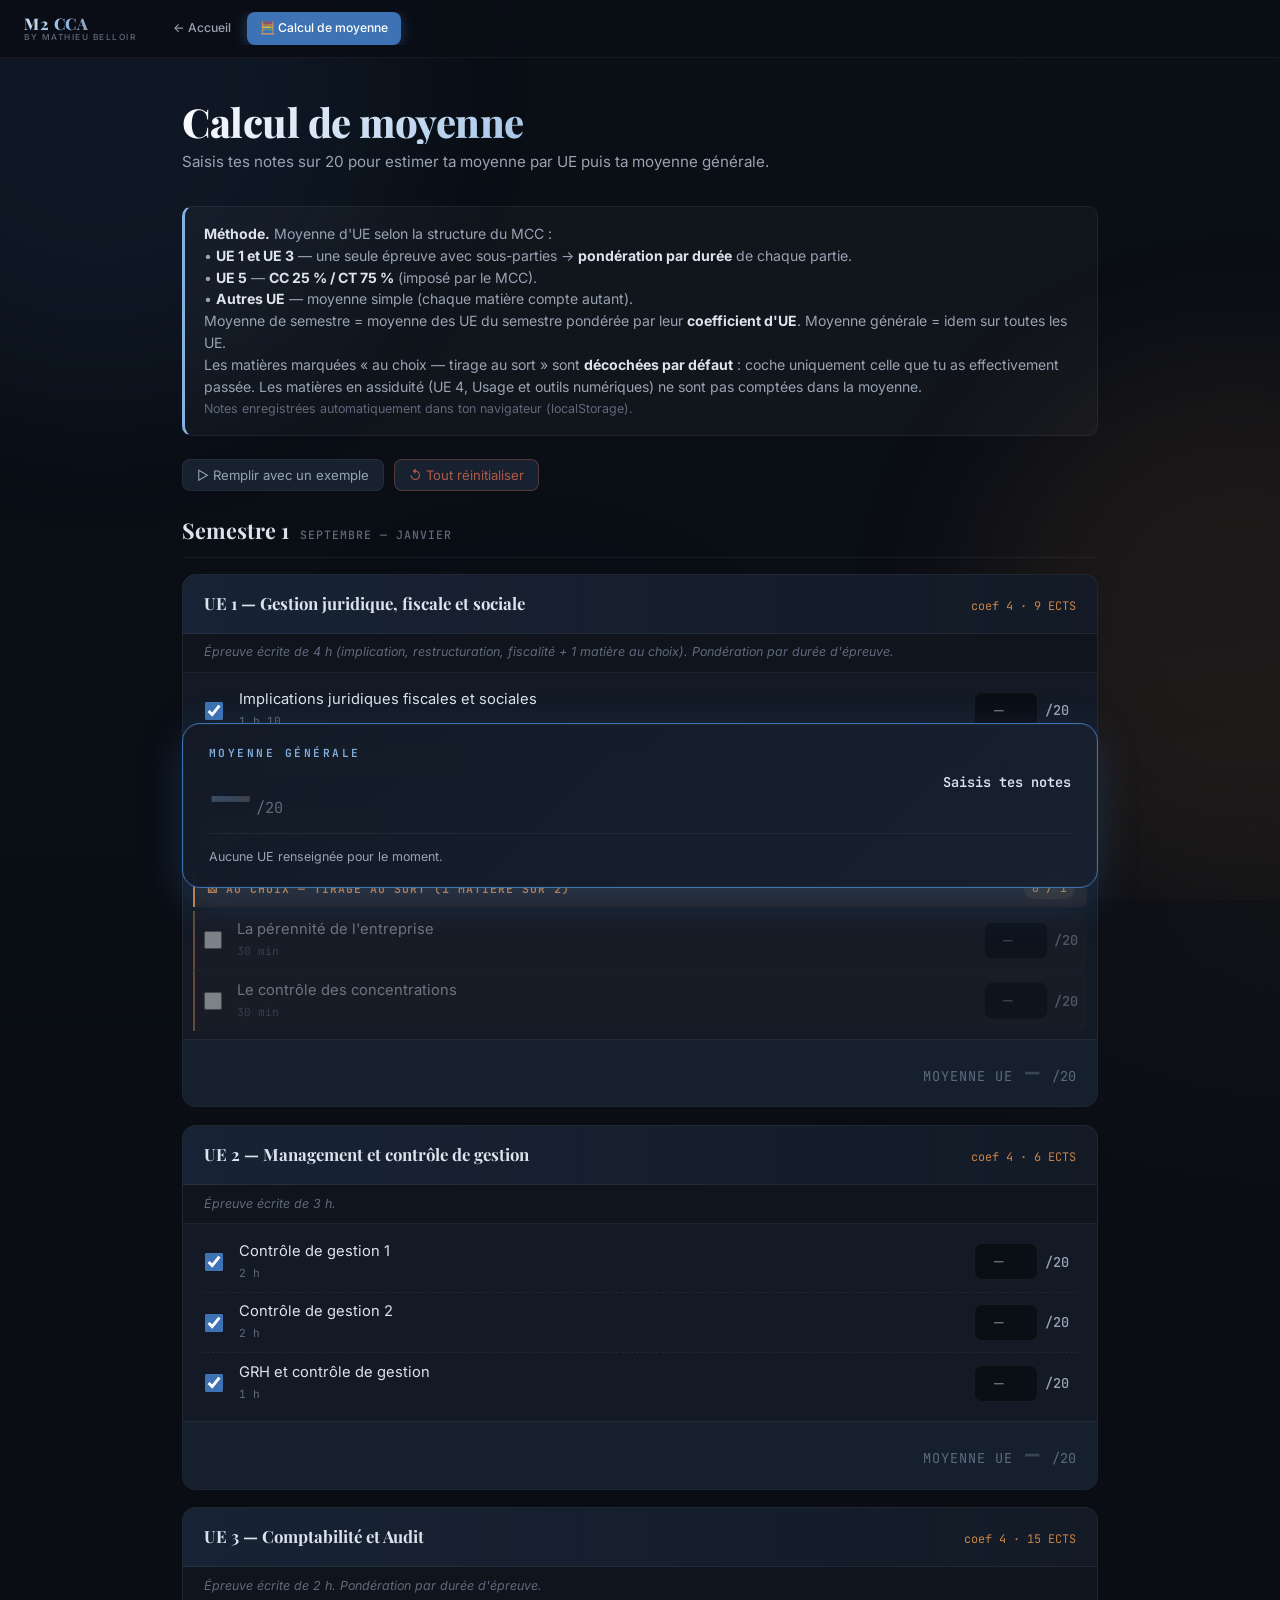
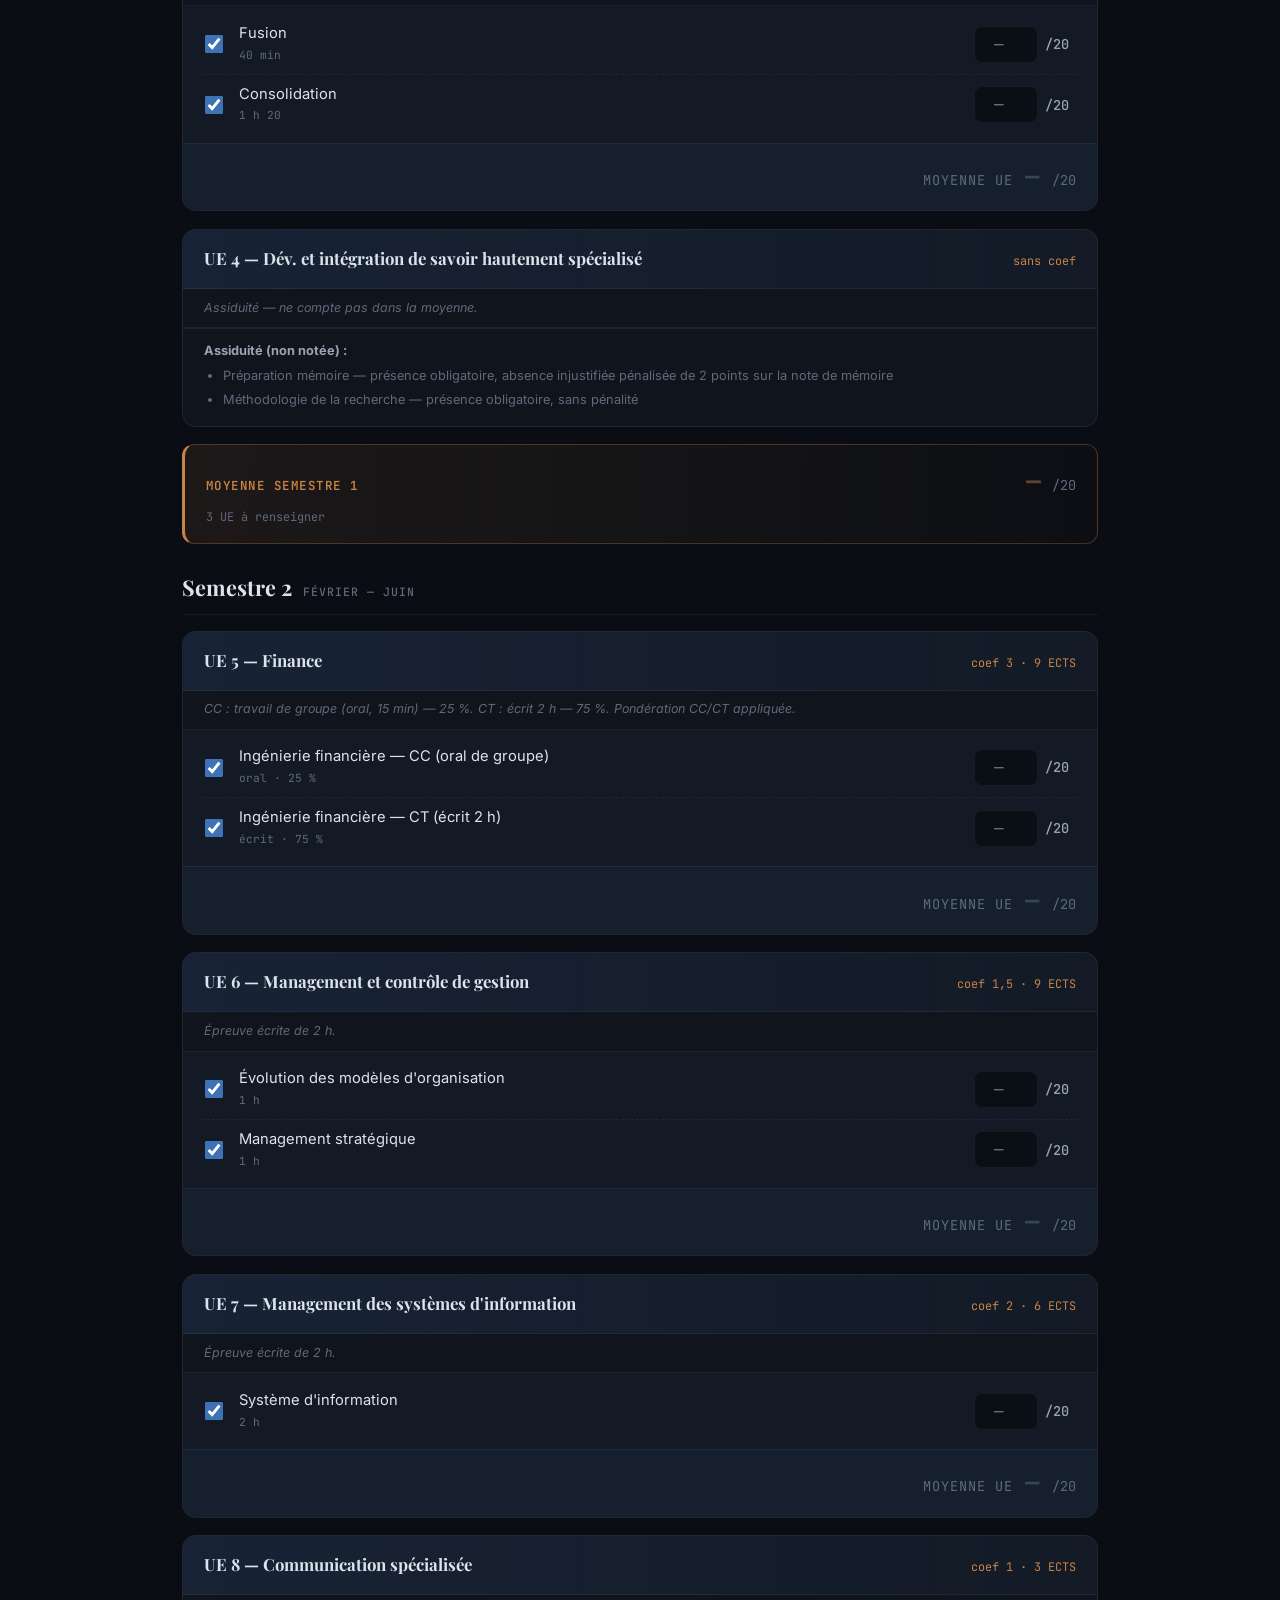
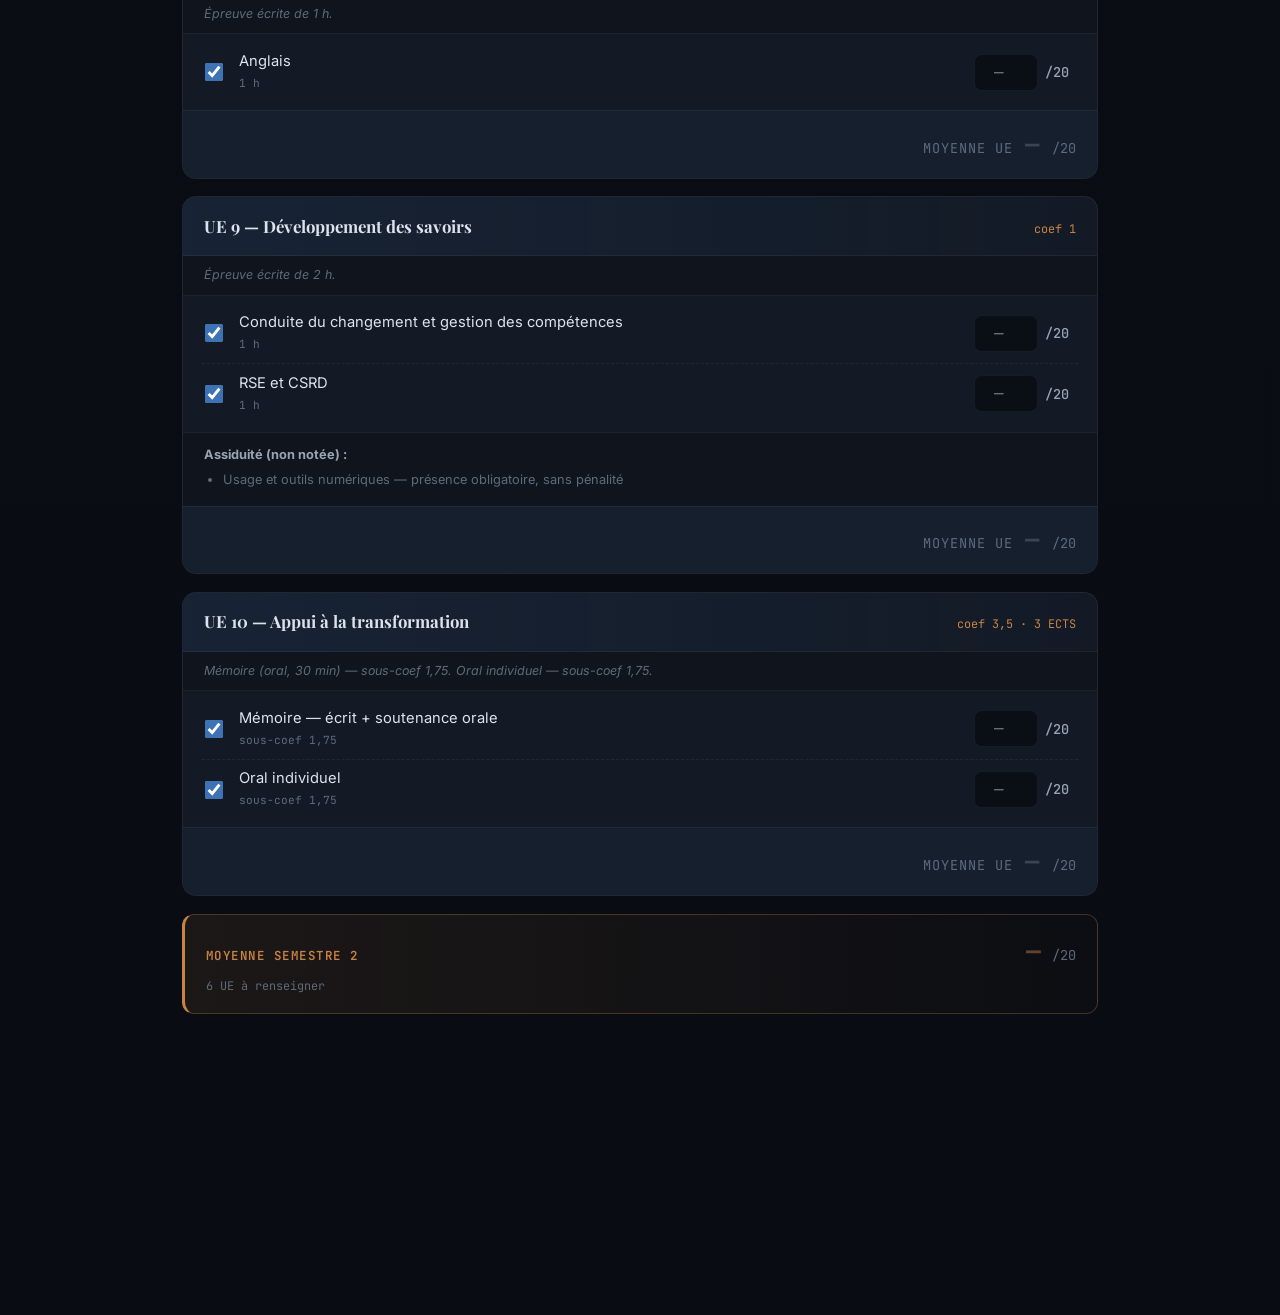
<file: moyenne.html>
<!DOCTYPE html>
<html lang="fr">
<head>
<meta charset="UTF-8">
<meta name="viewport" content="width=device-width, initial-scale=1.0">
<title>Calcul de moyenne — M2 CCA</title>
<meta name="description" content="Calcul de moyenne M2 CCA — saisis tes notes et obtiens ta moyenne par UE et générale, pondérée par les coefficients d'UE.">
<link rel="icon" href="data:image/svg+xml,<svg xmlns=%22http://www.w3.org/2000/svg%22 viewBox=%220 0 100 100%22><text y=%2280%22 font-size=%2290%22>🧮</text></svg>">
<link rel="preconnect" href="https://fonts.googleapis.com">
<link rel="preconnect" href="https://fonts.gstatic.com" crossorigin>
<link rel="stylesheet" href="https://fonts.googleapis.com/css2?family=Playfair+Display:wght@400;600;700;800&family=Inter:wght@300;400;500;600;700&family=JetBrains+Mono:wght@400;500&display=swap">
<link rel="stylesheet" href="shared.css?v=202605251030">
<style>
  /* ── Spécifique calcul de moyenne ── */
  .moy-intro {
    background: var(--glass); border: 1px solid var(--glass-b);
    border-left: 3px solid var(--accent3);
    padding: 1rem 1.2rem; border-radius: 10px;
    margin-bottom: 1.4rem; font-size: 0.88rem;
    color: var(--text2); line-height: 1.55;
  }
  .moy-intro b { color: var(--text); }

  .moy-toolbar {
    display: flex; gap: 0.6rem; flex-wrap: wrap; margin-bottom: 1.4rem;
  }
  .moy-btn {
    background: var(--bg3); border: 1px solid var(--border); color: var(--text2);
    border-radius: 8px; padding: 7px 14px; font-size: 0.82rem; cursor: pointer;
    font-family: inherit; transition: all 0.2s;
  }
  .moy-btn:hover { background: var(--card-hover); color: var(--text); border-color: var(--accent); }
  .moy-btn.danger { color: var(--red); border-color: rgba(176,90,71,0.4); }
  .moy-btn.danger:hover { background: var(--red); color: #fff; border-color: var(--red); }

  .moy-sem {
    font-family: 'Playfair Display', serif; font-size: 1.35rem; font-weight: 700;
    color: var(--text); margin: 2.4rem 0 1rem;
    padding-bottom: 0.5rem; border-bottom: 1px solid var(--border);
    display: flex; align-items: baseline; gap: 0.7rem;
  }
  .moy-sem:first-of-type { margin-top: 1rem; }
  .moy-sem-sub {
    font-family: 'JetBrains Mono', monospace; font-size: 0.72rem;
    color: var(--text3); letter-spacing: 1px; text-transform: uppercase; font-weight: 500;
  }

  .moy-ue {
    background: var(--card); border: 1px solid var(--border); border-radius: 14px;
    margin-bottom: 1.1rem; overflow: hidden;
  }
  .moy-ue-head {
    padding: 0.95rem 1.3rem;
    background: linear-gradient(90deg, rgba(61,114,180,0.10), transparent);
    border-bottom: 1px solid var(--border);
    display: flex; justify-content: space-between; align-items: baseline; gap: 1rem; flex-wrap: wrap;
  }
  .moy-ue-label { font-family: 'Playfair Display', serif; font-size: 1.05rem; font-weight: 700; color: var(--text); }
  .moy-ue-meta { font-family: 'JetBrains Mono', monospace; font-size: 0.74rem; color: var(--copper); white-space: nowrap; }
  .moy-ue-rem {
    padding: 0.55rem 1.3rem; font-size: 0.78rem; color: var(--text3);
    background: var(--bg2); border-bottom: 1px solid var(--border); font-style: italic;
  }
  .moy-matieres { padding: 0.5rem 1.2rem; }

  .moy-matiere {
    display: grid;
    grid-template-columns: 22px minmax(0, 1fr) auto;
    align-items: center;
    column-gap: 0.7rem;
    padding: 0.6rem 0.2rem; border-bottom: 1px dashed var(--border);
  }
  .moy-matiere:last-child { border-bottom: none; }
  .moy-matiere-check {
    width: 18px; height: 18px; accent-color: var(--accent);
    cursor: pointer; flex-shrink: 0;
  }
  .moy-matiere-info { min-width: 0; }
  .moy-matiere-label { font-size: 0.92rem; color: var(--text); line-height: 1.35; }
  .moy-matiere-meta { font-family: 'JetBrains Mono', monospace; font-size: 0.7rem; color: var(--text3); margin-top: 2px; }
  .moy-matiere-grade-wrap {
    display: inline-flex; align-items: center; gap: 0.4rem; flex-shrink: 0;
  }
  .moy-matiere-grade {
    width: 64px; padding: 7px 8px; border-radius: 8px;
    background: var(--bg); border: 1px solid var(--border); color: var(--text);
    font-family: 'JetBrains Mono', monospace; text-align: center; font-size: 1rem;
    transition: border-color 0.2s;
  }
  .moy-matiere-grade:focus { outline: none; border-color: var(--accent); box-shadow: 0 0 0 2px rgba(61,114,180,0.18); }
  .moy-matiere-grade.lo { border-color: var(--red); color: var(--red); }
  .moy-matiere-grade.hi { border-color: var(--green); }
  .moy-matiere-suffix {
    font-family: 'JetBrains Mono', monospace; font-size: 0.85rem;
    color: var(--text2); font-weight: 500; min-width: 2.2em;
  }
  .moy-matiere.disabled { opacity: 0.45; }
  .moy-matiere.disabled .moy-matiere-grade { pointer-events: none; }
  .moy-matiere.opt {
    background: rgba(200,131,70,0.05);
    border-left: 2px solid var(--copper);
    padding-left: 0.6rem; margin: 0 -0.6rem;
    border-radius: 0 6px 6px 0;
  }

  .moy-group-head {
    margin: 0.4rem -0.6rem 0.2rem;
    padding: 0.5rem 0.8rem;
    background: rgba(200,131,70,0.08);
    border-left: 2px solid var(--copper);
    border-radius: 0 6px 6px 0;
    display: flex; align-items: center; justify-content: space-between; gap: 0.5rem; flex-wrap: wrap;
  }
  .moy-group-label {
    font-family: 'JetBrains Mono', monospace; font-size: 0.72rem;
    color: var(--copper); text-transform: uppercase; letter-spacing: 1px; font-weight: 600;
  }
  .moy-group-state {
    font-family: 'JetBrains Mono', monospace; font-size: 0.7rem;
    padding: 2px 8px; border-radius: 10px;
    background: var(--bg3); color: var(--text3);
  }
  .moy-group-state.ok { color: var(--green); background: var(--green-bg); }
  .moy-group-state.warn { color: var(--orange); background: var(--orange-bg); }

  .moy-assid {
    padding: 0.75rem 1.3rem; background: var(--bg2);
    font-size: 0.8rem; color: var(--text3); line-height: 1.6;
    border-top: 1px solid var(--border);
  }
  .moy-assid b { color: var(--text2); }
  .moy-assid ul { margin: 0.3rem 0 0 1.2rem; }
  .moy-assid li { margin-bottom: 0.2rem; }

  .moy-ue-result {
    display: flex; justify-content: flex-end; align-items: baseline; gap: 0.8rem;
    padding: 0.85rem 1.3rem;
    background: rgba(61,114,180,0.05); border-top: 1px solid var(--border);
  }
  .moy-ue-result-label { color: var(--text3); font-size: 0.85rem; font-family: 'JetBrains Mono', monospace; text-transform: uppercase; letter-spacing: 1px; }
  .moy-ue-result-value {
    font-family: 'JetBrains Mono', monospace; font-size: 1.5rem; font-weight: 700;
    color: var(--accent3);
  }
  .moy-ue-result-value.pending { color: var(--text3); opacity: 0.5; }
  .moy-ue-result-value.lo { color: var(--red); }
  .moy-ue-result-suffix { color: var(--text3); font-family: 'JetBrains Mono', monospace; font-size: 0.85rem; }

  /* Bandeau moyenne de semestre */
  .moy-sem-avg {
    margin: 0.4rem 0 1.6rem;
    padding: 1rem 1.3rem;
    background: linear-gradient(90deg, rgba(200,131,70,0.10), rgba(200,131,70,0.02));
    border: 1px solid rgba(200,131,70,0.30);
    border-left: 3px solid var(--copper);
    border-radius: 12px;
  }
  .moy-sem-avg-row {
    display: flex; align-items: baseline; gap: 0.7rem;
  }
  .moy-sem-avg-label {
    flex: 1;
    font-family: 'JetBrains Mono', monospace;
    text-transform: uppercase; letter-spacing: 1.5px;
    font-size: 0.78rem; color: var(--copper); font-weight: 600;
  }
  .moy-sem-avg-val {
    font-family: 'JetBrains Mono', monospace;
    font-size: 1.55rem; font-weight: 700;
    color: var(--copper);
  }
  .moy-sem-avg-val.pending { opacity: 0.45; }
  .moy-sem-avg-val.lo { color: var(--red); }
  .moy-sem-avg-suffix { font-family: 'JetBrains Mono', monospace; font-size: 0.85rem; color: var(--text3); }
  .moy-sem-avg-det {
    margin-top: 0.35rem;
    font-size: 0.74rem; color: var(--text3);
    font-family: 'JetBrains Mono', monospace;
  }

  /* Bandeau résultat global, sticky en bas */
  .moy-global {
    position: sticky; bottom: 12px; z-index: 50;
    background: linear-gradient(135deg, rgba(19,26,38,0.95), rgba(24,33,48,0.95));
    backdrop-filter: blur(16px); -webkit-backdrop-filter: blur(16px);
    border: 1px solid var(--accent);
    border-radius: 18px; padding: 1.3rem 1.6rem;
    margin: 2.5rem 0 1rem;
    box-shadow: 0 12px 40px rgba(61,114,180,0.28), inset 0 0 0 1px rgba(255,255,255,0.04);
  }
  .moy-global-grid {
    display: grid; grid-template-columns: 1fr auto; gap: 1.2rem; align-items: center;
  }
  .moy-global-left { min-width: 0; }
  .moy-global-label {
    font-family: 'JetBrains Mono', monospace; font-size: 0.7rem;
    text-transform: uppercase; letter-spacing: 2.5px; color: var(--accent3); font-weight: 600;
    margin-bottom: 0.3rem;
  }
  .moy-global-val {
    font-family: 'Playfair Display', serif; font-size: 3rem; font-weight: 800; line-height: 1;
    background: linear-gradient(135deg, #fff, var(--accent3) 50%, var(--copper));
    -webkit-background-clip: text; -webkit-text-fill-color: transparent;
    background-clip: text;
  }
  .moy-global-val.pending { opacity: 0.3; }
  .moy-global-suffix { font-family: 'JetBrains Mono', monospace; color: var(--text3); font-size: 0.95rem; margin-left: 0.3rem; vertical-align: middle; }
  .moy-global-status {
    text-align: right;
    font-family: 'JetBrains Mono', monospace; font-size: 0.85rem; font-weight: 600;
  }
  .moy-global-status.ok { color: var(--green); }
  .moy-global-status.ko { color: var(--red); }
  .moy-global-detail {
    margin-top: 0.8rem; padding-top: 0.8rem; border-top: 1px solid var(--border);
    font-size: 0.78rem; color: var(--text2); line-height: 1.55;
  }
  .moy-global-detail b { color: var(--text); font-family: 'JetBrains Mono', monospace; }

  @media (max-width: 640px) {
    .moy-matiere { column-gap: 0.55rem; }
    .moy-matiere-grade { width: 56px; padding: 6px 6px; font-size: 0.95rem; }
    .moy-matiere-label { font-size: 0.88rem; }
    .moy-matiere-suffix { font-size: 0.78rem; min-width: 1.8em; }
    .moy-global { padding: 1.1rem 1.2rem; }
    .moy-global-grid { grid-template-columns: 1fr; }
    .moy-global-status { text-align: left; }
    .moy-global-val { font-size: 2.4rem; }
    .moy-ue-head { padding: 0.85rem 1rem; }
    .moy-matieres { padding: 0.4rem 0.9rem; }
    .moy-ue-result { padding: 0.75rem 1rem; }
    .moy-assid { padding: 0.7rem 1rem; }
  }
  @media (max-width: 360px) {
    .moy-matiere { column-gap: 0.4rem; }
    .moy-matiere-grade { width: 52px; }
    .moy-matiere-label { font-size: 0.85rem; }
  }
</style>
</head>
<body>

<div class="blobs">
  <div class="blob blob-1"></div>
  <div class="blob blob-2"></div>
  <div class="blob blob-3"></div>
</div>

<nav class="nav">
  <div class="nav-brand" onclick="window.location.href='index.html'">
    <div class="nav-logo">M2 CCA</div>
    <div class="nav-sub">By Mathieu Belloir</div>
  </div>
  <div class="nav-tabs">
    <a class="nav-tab" href="index.html" style="text-decoration:none;">← Accueil</a>
    <a class="nav-tab active" href="moyenne.html" style="text-decoration:none;">🧮 Calcul de moyenne</a>
  </div>
</nav>

<div class="main">
  <div class="page-header">
    <h1 class="page-title">Calcul de moyenne</h1>
    <p class="page-subtitle">Saisis tes notes sur 20 pour estimer ta moyenne par UE puis ta moyenne générale.</p>
  </div>

  <div class="moy-intro">
    <b>Méthode.</b> Moyenne d'UE selon la structure du MCC :<br>
    • <b>UE 1 et UE 3</b> — une seule épreuve avec sous-parties → <b>pondération par durée</b> de chaque partie.<br>
    • <b>UE 5</b> — <b>CC 25 % / CT 75 %</b> (imposé par le MCC).<br>
    • <b>Autres UE</b> — moyenne simple (chaque matière compte autant).<br>
    Moyenne de semestre = moyenne des UE du semestre pondérée par leur <b>coefficient d'UE</b>. Moyenne générale = idem sur toutes les UE.<br>
    Les matières marquées « au choix — tirage au sort » sont <b>décochées par défaut</b> : coche uniquement celle que tu as effectivement passée. Les matières en assiduité (UE 4, Usage et outils numériques) ne sont pas comptées dans la moyenne.<br>
    <span style="color:var(--text3);font-size:0.78rem;">Notes enregistrées automatiquement dans ton navigateur (localStorage).</span>
  </div>

  <div class="moy-toolbar">
    <button class="moy-btn" id="exampleBtn">▷ Remplir avec un exemple</button>
    <button class="moy-btn danger" id="resetBtn">↺ Tout réinitialiser</button>
  </div>

  <div id="moyContent"></div>

  <div class="moy-global">
    <div class="moy-global-grid">
      <div class="moy-global-left">
        <div class="moy-global-label">Moyenne générale</div>
        <div>
          <span class="moy-global-val pending" id="globalAvg">—</span><span class="moy-global-suffix">/20</span>
        </div>
      </div>
      <div class="moy-global-status" id="statusLine">Saisis tes notes</div>
    </div>
    <div class="moy-global-detail" id="globalDetail">
      Aucune UE renseignée pour le moment.
    </div>
  </div>
</div>

<script>
/* ═══════════════════════════════════════════════════════════
   Données MCC M2 CCA FA/FC 2024/2025
   Format matière : [id, label, infoString, group?]
   infoString : texte d'info (durée, % …) affiché à côté du libellé
   group : identifiant de groupe « au choix » (tirage au sort)
   ue.weights (optionnel) : pondération explicite par id si l'UE en a une
                           (sinon, moyenne simple : chaque matière = 1)
   ═══════════════════════════════════════════════════════════ */
const MCC = [
  { sem: 'Semestre 1', label: 'Septembre — Janvier', ues: [
    {
      id: 'ue1', label: 'UE 1 — Gestion juridique, fiscale et sociale',
      coef: 4, ects: 9,
      remarque: "Épreuve écrite de 4 h (implication, restructuration, fiscalité + 1 matière au choix). Pondération par durée d'épreuve.",
      matieres: [
        ['ue1_implications', 'Implications juridiques fiscales et sociales', '1 h 10'],
        ['ue1_restructuration', "La restructuration de l'entreprise", '1 h 10'],
        ['ue1_fiscalite', 'Fiscalité des groupes', '1 h 10'],
        ['ue1_perennite', "La pérennité de l'entreprise", '30 min', 'ue1_choix'],
        ['ue1_concentrations', 'Le contrôle des concentrations', '30 min', 'ue1_choix']
      ],
      groups: { 'ue1_choix': { label: 'Au choix — tirage au sort (1 matière sur 2)', expected: 1 } },
      weights: { 'ue1_implications': 70, 'ue1_restructuration': 70, 'ue1_fiscalite': 70, 'ue1_perennite': 30, 'ue1_concentrations': 30 }
    },
    {
      id: 'ue2', label: 'UE 2 — Management et contrôle de gestion',
      coef: 4, ects: 6,
      remarque: 'Épreuve écrite de 3 h.',
      matieres: [
        ['ue2_cg1', 'Contrôle de gestion 1', '2 h'],
        ['ue2_cg2', 'Contrôle de gestion 2', '2 h'],
        ['ue2_grh', 'GRH et contrôle de gestion', '1 h']
      ]
    },
    {
      id: 'ue3', label: 'UE 3 — Comptabilité et Audit',
      coef: 4, ects: 15,
      remarque: "Épreuve écrite de 2 h. Pondération par durée d'épreuve.",
      matieres: [
        ['ue3_fusion', 'Fusion', '40 min'],
        ['ue3_conso', 'Consolidation', '1 h 20']
      ],
      weights: { 'ue3_fusion': 40, 'ue3_conso': 80 }
    },
    {
      id: 'ue4', label: 'UE 4 — Dév. et intégration de savoir hautement spécialisé',
      coef: 0, ects: null,
      remarque: 'Assiduité — ne compte pas dans la moyenne.',
      matieres: [],
      assiduite: [
        'Préparation mémoire — présence obligatoire, absence injustifiée pénalisée de 2 points sur la note de mémoire',
        'Méthodologie de la recherche — présence obligatoire, sans pénalité'
      ]
    }
  ]},
  { sem: 'Semestre 2', label: 'Février — Juin', ues: [
    {
      id: 'ue5', label: 'UE 5 — Finance',
      coef: 3, ects: 9,
      remarque: 'CC : travail de groupe (oral, 15 min) — 25 %. CT : écrit 2 h — 75 %. Pondération CC/CT appliquée.',
      matieres: [
        ['ue5_inge_cc', 'Ingénierie financière — CC (oral de groupe)', 'oral · 25 %'],
        ['ue5_inge_ct', 'Ingénierie financière — CT (écrit 2 h)', 'écrit · 75 %']
      ],
      weights: { 'ue5_inge_cc': 25, 'ue5_inge_ct': 75 }
    },
    {
      id: 'ue6', label: 'UE 6 — Management et contrôle de gestion',
      coef: 1.5, ects: 9,
      remarque: 'Épreuve écrite de 2 h.',
      matieres: [
        ['ue6_evo_orga', "Évolution des modèles d'organisation", '1 h'],
        ['ue6_strat', 'Management stratégique', '1 h']
      ]
    },
    {
      id: 'ue7', label: "UE 7 — Management des systèmes d'information",
      coef: 2, ects: 6,
      remarque: 'Épreuve écrite de 2 h.',
      matieres: [
        ['ue7_si', "Système d'information", '2 h']
      ]
    },
    {
      id: 'ue8', label: 'UE 8 — Communication spécialisée',
      coef: 1, ects: 3,
      remarque: 'Épreuve écrite de 1 h.',
      matieres: [
        ['ue8_anglais', 'Anglais', '1 h']
      ]
    },
    {
      id: 'ue9', label: 'UE 9 — Développement des savoirs',
      coef: 1, ects: null,
      remarque: 'Épreuve écrite de 2 h.',
      matieres: [
        ['ue9_conduite', 'Conduite du changement et gestion des compétences', '1 h'],
        ['ue9_rse', 'RSE et CSRD', '1 h']
      ],
      assiduite: ['Usage et outils numériques — présence obligatoire, sans pénalité']
    },
    {
      id: 'ue10', label: 'UE 10 — Appui à la transformation',
      coef: 3.5, ects: 3,
      remarque: 'Mémoire (oral, 30 min) — sous-coef 1,75. Oral individuel — sous-coef 1,75.',
      matieres: [
        ['ue10_memoire', 'Mémoire — écrit + soutenance orale', 'sous-coef 1,75'],
        ['ue10_oral', 'Oral individuel', 'sous-coef 1,75']
      ]
    }
  ]}
];

const STORAGE_KEY = 'm2cca_grades_v1';

// Carte rapide id matière → optional ? (4e élément = identifiant de groupe)
const MATIERE_IS_OPT = {};
MCC.forEach(s => s.ues.forEach(u => (u.matieres || []).forEach(m => { MATIERE_IS_OPT[m[0]] = !!m[3]; })));

const load = () => { try { return JSON.parse(localStorage.getItem(STORAGE_KEY) || '{}'); } catch { return {}; } };
const save = s => { try { localStorage.setItem(STORAGE_KEY, JSON.stringify(s)); } catch {} };

let state = load();

// Retourne le poids effectif d'une matière dans son UE
// (explicite si l'UE a un map ue.weights, sinon 1 → moyenne simple)
function matiereWeight(ue, id) {
  if (ue.weights && ue.weights[id] !== undefined) return ue.weights[id];
  return 1;
}

const escapeHtml = s => String(s).replace(/[&<>"']/g, c => ({'&':'&amp;','<':'&lt;','>':'&gt;','"':'&quot;',"'":'&#39;'}[c]));

function render() {
  const root = document.getElementById('moyContent');
  root.innerHTML = '';
  MCC.forEach((sem, sIdx) => {
    const wrap = document.createElement('div');
    wrap.innerHTML = `<div class="moy-sem">${escapeHtml(sem.sem)} <span class="moy-sem-sub">${escapeHtml(sem.label)}</span></div>`;
    sem.ues.forEach(ue => wrap.appendChild(renderUE(ue)));
    // bandeau moyenne de semestre
    const semBlock = document.createElement('div');
    semBlock.className = 'moy-sem-avg';
    semBlock.id = 'semAvg_' + sIdx;
    semBlock.innerHTML = `
      <div class="moy-sem-avg-row">
        <span class="moy-sem-avg-label">Moyenne ${escapeHtml(sem.sem)}</span>
        <span class="moy-sem-avg-val pending">—</span>
        <span class="moy-sem-avg-suffix">/20</span>
      </div>
      <div class="moy-sem-avg-det">—</div>
    `;
    wrap.appendChild(semBlock);
    root.appendChild(wrap);
  });
  attachListeners();
  recompute();
}

function renderUE(ue) {
  const card = document.createElement('div');
  card.className = 'moy-ue';
  card.id = `card_${ue.id}`;

  const meta = [
    ue.coef ? `coef ${String(ue.coef).replace('.', ',')}` : 'sans coef',
    ue.ects ? `${ue.ects} ECTS` : null
  ].filter(Boolean).join(' · ');

  let html = `<div class="moy-ue-head">
    <div class="moy-ue-label">${escapeHtml(ue.label)}</div>
    <div class="moy-ue-meta">${meta}</div>
  </div>`;
  if (ue.remarque) html += `<div class="moy-ue-rem">${escapeHtml(ue.remarque)}</div>`;

  if (ue.matieres && ue.matieres.length) {
    html += '<div class="moy-matieres" data-ue="' + ue.id + '">';
    // Regroupement : matières « au choix »
    const seen = new Set();
    ue.matieres.forEach(m => {
      const grp = m[3];
      if (grp && !seen.has(grp)) {
        seen.add(grp);
        const g = (ue.groups || {})[grp] || { label: 'Au choix', expected: 1 };
        html += `<div class="moy-group-head" data-group="${grp}">
          <span class="moy-group-label">⚄ ${escapeHtml(g.label)}</span>
          <span class="moy-group-state" id="grpstate_${grp}">— / ${g.expected}</span>
        </div>`;
        // toutes les matières du groupe
        ue.matieres.filter(x => x[3] === grp).forEach(x => html += renderMatiere(x, ue));
      } else if (!grp) {
        html += renderMatiere(m, ue);
      }
    });
    html += '</div>';
  }

  if (ue.assiduite && ue.assiduite.length) {
    html += '<div class="moy-assid"><b>Assiduité (non notée) :</b><ul>' +
      ue.assiduite.map(a => '<li>' + escapeHtml(a) + '</li>').join('') +
      '</ul></div>';
  }

  if (ue.coef) {
    html += `<div class="moy-ue-result">
      <span class="moy-ue-result-label">Moyenne UE</span>
      <span class="moy-ue-result-value pending" id="avg_${ue.id}">—</span>
      <span class="moy-ue-result-suffix">/20</span>
    </div>`;
  }

  card.innerHTML = html;
  return card;
}

function renderMatiere(m, ue) {
  const [id, label, info, grp] = m;
  const st = state[id] || {};
  const isOpt = !!grp;
  const enabled = st.enabled !== undefined ? st.enabled : !isOpt;
  const grade = st.grade !== undefined && st.grade !== '' ? st.grade : '';
  return `<div class="moy-matiere ${isOpt ? 'opt' : ''} ${!enabled ? 'disabled' : ''}" data-id="${id}">
    <input type="checkbox" class="moy-matiere-check" data-id="${id}" data-field="enabled" ${enabled ? 'checked' : ''} aria-label="Activer ${escapeHtml(label)}">
    <div class="moy-matiere-info">
      <div class="moy-matiere-label">${escapeHtml(label)}</div>
      <div class="moy-matiere-meta">${escapeHtml(info)}</div>
    </div>
    <div class="moy-matiere-grade-wrap">
      <input type="number" inputmode="decimal" min="0" max="20" step="0.25" placeholder="—"
             class="moy-matiere-grade" data-id="${id}" data-field="grade" value="${grade !== '' ? grade : ''}"
             aria-label="Note pour ${escapeHtml(label)}">
      <span class="moy-matiere-suffix">/20</span>
    </div>
  </div>`;
}

function attachListeners() {
  document.querySelectorAll('.moy-matiere-check, .moy-matiere-grade').forEach(inp => {
    inp.addEventListener('input', onInput);
    inp.addEventListener('change', onInput);
  });
}

// Renvoie l'état effectif d'enabled (valeur par défaut = !optional)
function effectiveEnabled(id) {
  const st = state[id];
  if (st && st.enabled !== undefined) return !!st.enabled;
  return !MATIERE_IS_OPT[id];
}

function onInput(e) {
  const id = e.target.dataset.id;
  const field = e.target.dataset.field;
  if (!state[id]) state[id] = {};
  if (field === 'enabled') {
    state[id].enabled = e.target.checked;
    const row = document.querySelector('.moy-matiere[data-id="' + id + '"]');
    if (row) row.classList.toggle('disabled', !e.target.checked);
  } else if (field === 'grade') {
    const raw = e.target.value;
    const v = parseFloat(raw);
    state[id].grade = (raw === '' || isNaN(v)) ? '' : Math.max(0, Math.min(20, v));
    // Saisir une note sur une matière obligatoire l'active automatiquement
    // (sauf si l'utilisateur l'a explicitement décochée auparavant)
    if (state[id].enabled === undefined && !MATIERE_IS_OPT[id]) {
      state[id].enabled = true;
    }
    // Couleur du champ
    e.target.classList.remove('lo', 'hi');
    if (!isNaN(v)) e.target.classList.add(v < 10 ? 'lo' : 'hi');
  }
  save(state);
  recompute();
}

function recompute() {
  let totalWeightedAvg = 0, totalCoef = 0;
  let ueRenseignees = 0, ueTotales = 0;
  const semStats = MCC.map(() => ({ num: 0, den: 0, ueRens: 0, ueTot: 0 }));

  MCC.forEach((sem, sIdx) => sem.ues.forEach(ue => {
    if (!ue.coef) return;
    ueTotales++;
    semStats[sIdx].ueTot++;
    let num = 0, den = 0;
    (ue.matieres || []).forEach(m => {
      const [id] = m;
      if (!effectiveEnabled(id)) return;
      const st = state[id];
      if (!st) return;
      const g = (typeof st.grade === 'number') ? st.grade : parseFloat(st.grade);
      if (isNaN(g)) return;
      const w = matiereWeight(ue, id);
      num += g * w;
      den += w;
    });
    const avgEl = document.getElementById('avg_' + ue.id);
    if (!avgEl) return;
    if (den > 0) {
      const avg = num / den;
      avgEl.textContent = avg.toFixed(2).replace('.', ',');
      avgEl.classList.remove('pending');
      avgEl.classList.toggle('lo', avg < 10);
      totalWeightedAvg += avg * ue.coef;
      totalCoef += ue.coef;
      ueRenseignees++;
      semStats[sIdx].num += avg * ue.coef;
      semStats[sIdx].den += ue.coef;
      semStats[sIdx].ueRens++;
    } else {
      avgEl.textContent = '—';
      avgEl.classList.add('pending');
      avgEl.classList.remove('lo');
    }
  }));

  // moyennes de semestre
  MCC.forEach((sem, sIdx) => {
    const el = document.getElementById('semAvg_' + sIdx);
    if (!el) return;
    const s = semStats[sIdx];
    const valEl = el.querySelector('.moy-sem-avg-val');
    const detEl = el.querySelector('.moy-sem-avg-det');
    if (s.den > 0) {
      const avg = s.num / s.den;
      valEl.textContent = avg.toFixed(2).replace('.', ',');
      valEl.classList.remove('pending');
      valEl.classList.toggle('lo', avg < 10);
      detEl.textContent = `${s.ueRens} / ${s.ueTot} UE renseignées · coef cumulé ${String(s.den).replace('.', ',')}`;
    } else {
      valEl.textContent = '—';
      valEl.classList.add('pending');
      valEl.classList.remove('lo');
      detEl.textContent = `${s.ueTot} UE à renseigner`;
    }
  });

  // état des groupes « au choix »
  MCC.forEach(sem => sem.ues.forEach(ue => {
    if (!ue.groups) return;
    Object.entries(ue.groups).forEach(([gid, g]) => {
      const checked = ue.matieres.filter(m => m[3] === gid && effectiveEnabled(m[0])).length;
      const stateEl = document.getElementById('grpstate_' + gid);
      if (!stateEl) return;
      stateEl.textContent = `${checked} / ${g.expected}`;
      stateEl.classList.toggle('ok', checked === g.expected);
      stateEl.classList.toggle('warn', checked !== g.expected);
    });
  }));

  // bandeau global
  const globalEl = document.getElementById('globalAvg');
  const statusEl = document.getElementById('statusLine');
  const detailEl = document.getElementById('globalDetail');
  const allUesCoef = MCC.flatMap(s => s.ues).filter(u => u.coef).reduce((a, u) => a + u.coef, 0);

  if (totalCoef > 0) {
    const g = totalWeightedAvg / totalCoef;
    globalEl.textContent = g.toFixed(2).replace('.', ',');
    globalEl.classList.remove('pending');
    if (ueRenseignees === ueTotales) {
      statusEl.textContent = g >= 10 ? '✓ Admis (≥ 10/20)' : '✗ Insuffisant (< 10/20)';
      statusEl.classList.remove('ok', 'ko');
      statusEl.classList.add(g >= 10 ? 'ok' : 'ko');
    } else {
      statusEl.textContent = `Estimation partielle (${ueRenseignees}/${ueTotales} UE)`;
      statusEl.classList.remove('ok', 'ko');
    }
    const totalCoefFmt = String(allUesCoef).replace('.', ',');
    const renseignesFmt = String(totalCoef).replace('.', ',');
    detailEl.innerHTML = `Coefficients renseignés : <b>${renseignesFmt}</b> / ${totalCoefFmt} · UE évaluées : <b>${ueRenseignees}</b> / ${ueTotales}.`;
  } else {
    globalEl.textContent = '—';
    globalEl.classList.add('pending');
    statusEl.textContent = 'Saisis tes notes';
    statusEl.classList.remove('ok', 'ko');
    detailEl.textContent = 'Aucune UE renseignée pour le moment.';
  }
}

document.getElementById('resetBtn').addEventListener('click', () => {
  if (confirm('Réinitialiser toutes les notes et tous les choix ?')) {
    state = {};
    save(state);
    render();
  }
});

document.getElementById('exampleBtn').addEventListener('click', () => {
  state = {};
  const example = {
    'ue1_implications': 14, 'ue1_restructuration': 13, 'ue1_fiscalite': 15, 'ue1_perennite': 12,
    'ue2_cg1': 12, 'ue2_cg2': 13, 'ue2_grh': 14,
    'ue3_fusion': 11, 'ue3_conso': 13.5,
    'ue5_inge_cc': 15, 'ue5_inge_ct': 13,
    'ue6_evo_orga': 14, 'ue6_strat': 13,
    'ue7_si': 14,
    'ue8_anglais': 12,
    'ue9_conduite': 14, 'ue9_rse': 13,
    'ue10_memoire': 14, 'ue10_oral': 15
  };
  Object.entries(example).forEach(([id, g]) => state[id] = { grade: g, enabled: true });
  // décoche l'option non tirée au sort
  state['ue1_concentrations'] = { grade: '', enabled: false };
  save(state);
  render();
});

render();
</script>

</body>
</html>
</file>
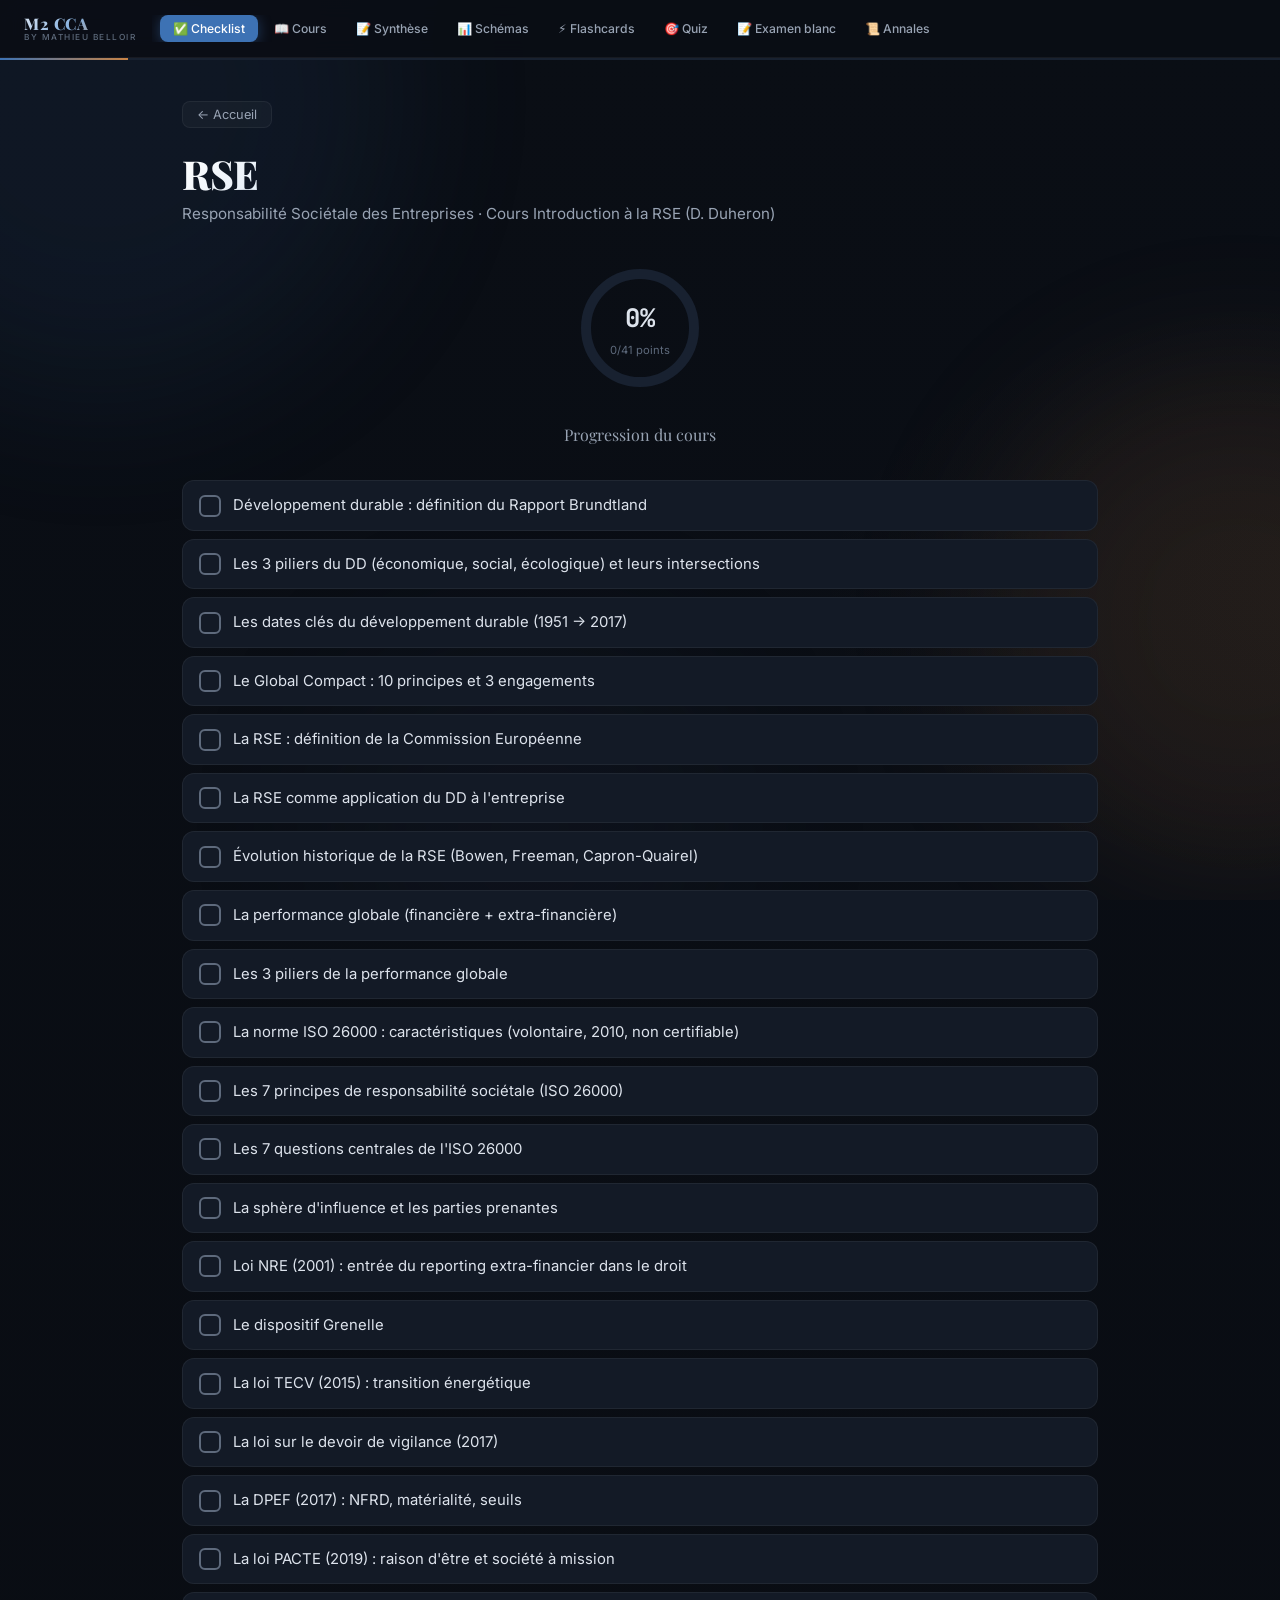
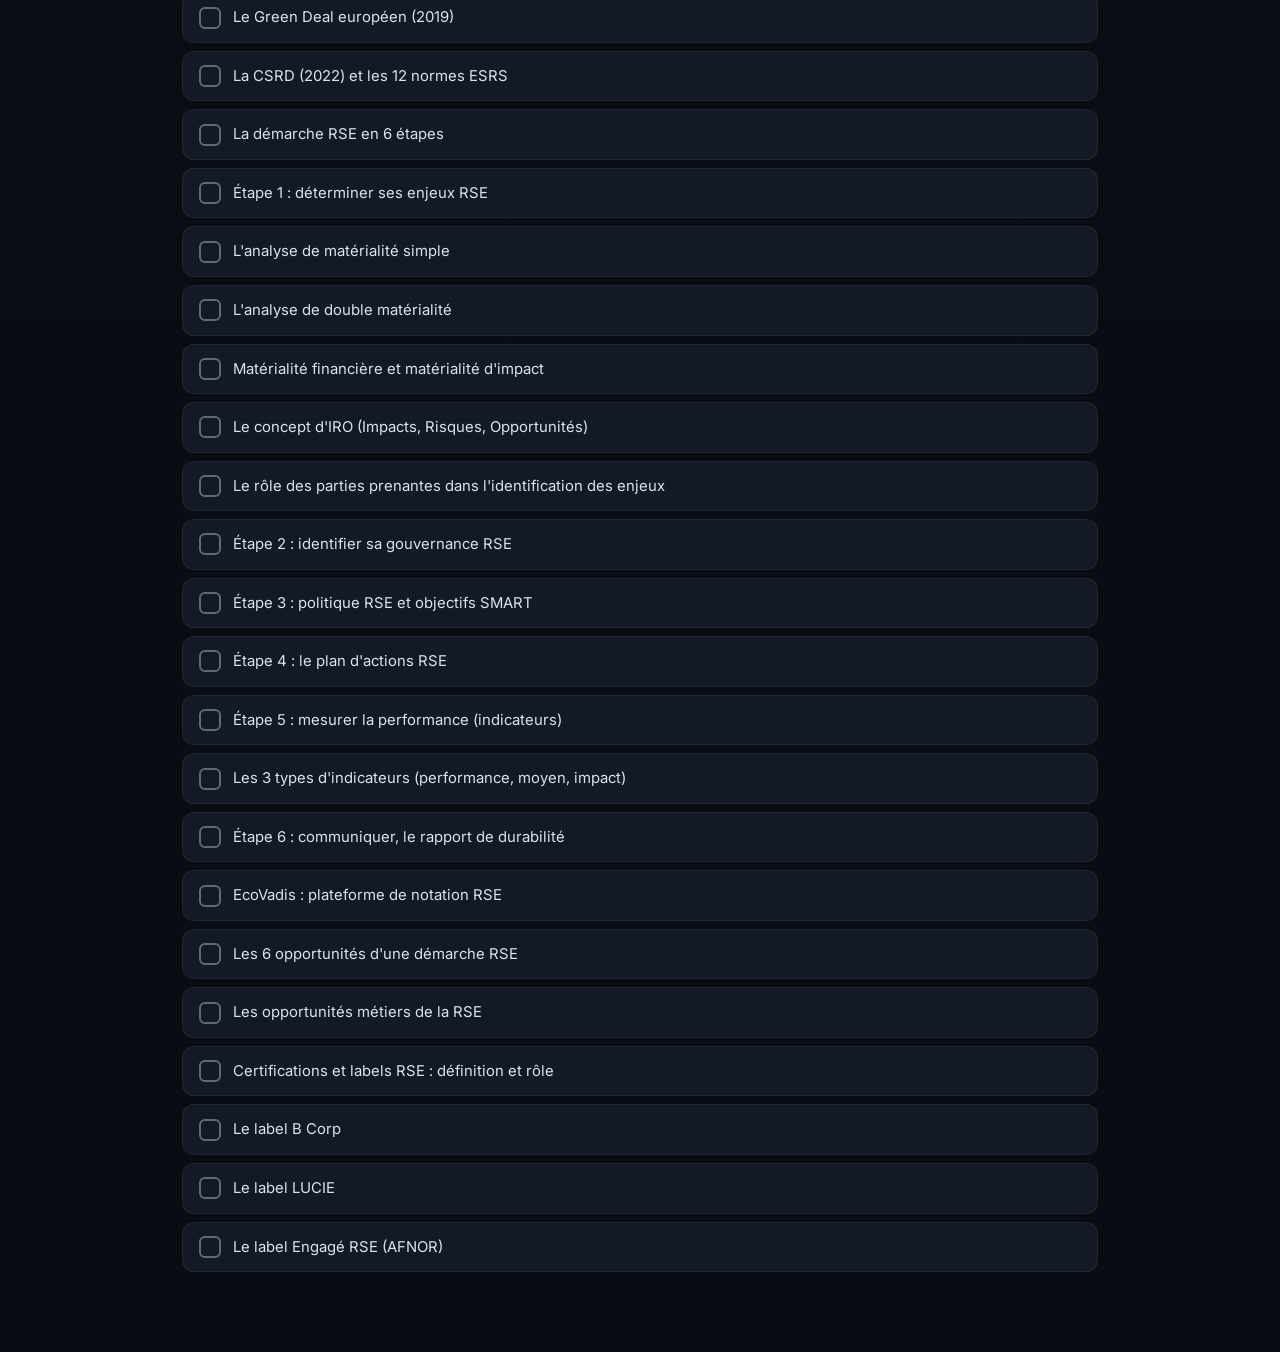
<file: rse.html>
<!DOCTYPE html>
<html lang="fr">
<head>
<meta charset="UTF-8">
<meta name="viewport" content="width=device-width, initial-scale=1.0">
<title>RSE et CSRD — M2 CCA</title>
<meta name="description" content="Cours RSE et CSRD M2 CCA — flashcards et quiz.">
<link rel="icon" href="data:image/svg+xml,<svg xmlns=%22http://www.w3.org/2000/svg%22 viewBox=%220 0 100 100%22><text y=%2280%22 font-size=%2290%22>🌱</text></svg>">
<link rel="preconnect" href="https://fonts.googleapis.com">
<link rel="preconnect" href="https://fonts.gstatic.com" crossorigin>
<link rel="preload" as="style" href="https://fonts.googleapis.com/css2?family=Playfair+Display:wght@400;600;700;800&family=Inter:wght@300;400;500;600;700&family=JetBrains+Mono:wght@400;500&display=swap" onload="this.onload=null;this.rel='stylesheet'">
<noscript><link href="https://fonts.googleapis.com/css2?family=Playfair+Display:wght@400;600;700;800&family=Inter:wght@300;400;500;600;700&family=JetBrains+Mono:wght@400;500&display=swap" rel="stylesheet"></noscript>
<link rel="stylesheet" href="shared.css?v=202605221400">
</head>
<body>

<div class="blobs">
  <div class="blob blob-1"></div>
  <div class="blob blob-2"></div>
  <div class="blob blob-3"></div>
</div>

<nav class="nav">
  <div class="nav-brand" onclick="window.location.href='index.html'">
    <div class="nav-logo">M2 CCA</div>
    <div class="nav-sub">By Mathieu Belloir</div>
  </div>
  <div class="nav-tabs" id="navTabs"></div>
</nav>
<div class="progress-line"><div class="progress-line-fill" id="progressFill"></div></div>

<div class="main" id="appRoot">
  <div style="padding:3rem 0;text-align:center;color:var(--text2);font-size:0.9rem">
    <div style="font-size:2rem;margin-bottom:0.8rem">🌱</div>
    Chargement du cours…
  </div>
</div>

<script src="engine.js?v=202605221400"></script>
<script>
/* ═══════ FALLBACK DATA (file://) ═══════ */
const FALLBACK = {
  "title": "RSE",
  "subtitle": "Responsabilité Sociétale des Entreprises · Cours Introduction à la RSE (D. Duheron)",
  "quizKey": "m2cca_quiz_rse",
  "checklistItems": [
    {
      "id": "rf1",
      "theme": "fondamentaux",
      "label": "Développement durable : définition du Rapport Brundtland"
    },
    {
      "id": "rf2",
      "theme": "fondamentaux",
      "label": "Les 3 piliers du DD (économique, social, écologique) et leurs intersections"
    },
    {
      "id": "rf3",
      "theme": "fondamentaux",
      "label": "Les dates clés du développement durable (1951 → 2017)"
    },
    {
      "id": "rf4",
      "theme": "fondamentaux",
      "label": "Le Global Compact : 10 principes et 3 engagements"
    },
    {
      "id": "rf5",
      "theme": "fondamentaux",
      "label": "La RSE : définition de la Commission Européenne"
    },
    {
      "id": "rf6",
      "theme": "fondamentaux",
      "label": "La RSE comme application du DD à l'entreprise"
    },
    {
      "id": "rf7",
      "theme": "fondamentaux",
      "label": "Évolution historique de la RSE (Bowen, Freeman, Capron-Quairel)"
    },
    {
      "id": "rf8",
      "theme": "fondamentaux",
      "label": "La performance globale (financière + extra-financière)"
    },
    {
      "id": "rf9",
      "theme": "fondamentaux",
      "label": "Les 3 piliers de la performance globale"
    },
    {
      "id": "rf10",
      "theme": "fondamentaux",
      "label": "La norme ISO 26000 : caractéristiques (volontaire, 2010, non certifiable)"
    },
    {
      "id": "rf11",
      "theme": "fondamentaux",
      "label": "Les 7 principes de responsabilité sociétale (ISO 26000)"
    },
    {
      "id": "rf12",
      "theme": "fondamentaux",
      "label": "Les 7 questions centrales de l'ISO 26000"
    },
    {
      "id": "rf13",
      "theme": "fondamentaux",
      "label": "La sphère d'influence et les parties prenantes"
    },
    {
      "id": "rr1",
      "theme": "reglementation",
      "label": "Loi NRE (2001) : entrée du reporting extra-financier dans le droit"
    },
    {
      "id": "rr2",
      "theme": "reglementation",
      "label": "Le dispositif Grenelle"
    },
    {
      "id": "rr3",
      "theme": "reglementation",
      "label": "La loi TECV (2015) : transition énergétique"
    },
    {
      "id": "rr4",
      "theme": "reglementation",
      "label": "La loi sur le devoir de vigilance (2017)"
    },
    {
      "id": "rr5",
      "theme": "reglementation",
      "label": "La DPEF (2017) : NFRD, matérialité, seuils"
    },
    {
      "id": "rr6",
      "theme": "reglementation",
      "label": "La loi PACTE (2019) : raison d'être et société à mission"
    },
    {
      "id": "rr7",
      "theme": "reglementation",
      "label": "Le Green Deal européen (2019)"
    },
    {
      "id": "rr8",
      "theme": "reglementation",
      "label": "La CSRD (2022) et les 12 normes ESRS"
    },
    {
      "id": "rd1",
      "theme": "demarche",
      "label": "La démarche RSE en 6 étapes"
    },
    {
      "id": "rd2",
      "theme": "demarche",
      "label": "Étape 1 : déterminer ses enjeux RSE"
    },
    {
      "id": "rd3",
      "theme": "demarche",
      "label": "L'analyse de matérialité simple"
    },
    {
      "id": "rd4",
      "theme": "demarche",
      "label": "L'analyse de double matérialité"
    },
    {
      "id": "rd5",
      "theme": "demarche",
      "label": "Matérialité financière et matérialité d'impact"
    },
    {
      "id": "rd6",
      "theme": "demarche",
      "label": "Le concept d'IRO (Impacts, Risques, Opportunités)"
    },
    {
      "id": "rd7",
      "theme": "demarche",
      "label": "Le rôle des parties prenantes dans l'identification des enjeux"
    },
    {
      "id": "rd8",
      "theme": "demarche",
      "label": "Étape 2 : identifier sa gouvernance RSE"
    },
    {
      "id": "rd9",
      "theme": "demarche",
      "label": "Étape 3 : politique RSE et objectifs SMART"
    },
    {
      "id": "rd10",
      "theme": "demarche",
      "label": "Étape 4 : le plan d'actions RSE"
    },
    {
      "id": "rd11",
      "theme": "demarche",
      "label": "Étape 5 : mesurer la performance (indicateurs)"
    },
    {
      "id": "rd12",
      "theme": "demarche",
      "label": "Les 3 types d'indicateurs (performance, moyen, impact)"
    },
    {
      "id": "rd13",
      "theme": "demarche",
      "label": "Étape 6 : communiquer, le rapport de durabilité"
    },
    {
      "id": "rd14",
      "theme": "demarche",
      "label": "EcoVadis : plateforme de notation RSE"
    },
    {
      "id": "ro1",
      "theme": "opportunites",
      "label": "Les 6 opportunités d'une démarche RSE"
    },
    {
      "id": "ro2",
      "theme": "opportunites",
      "label": "Les opportunités métiers de la RSE"
    },
    {
      "id": "ro3",
      "theme": "opportunites",
      "label": "Certifications et labels RSE : définition et rôle"
    },
    {
      "id": "ro4",
      "theme": "opportunites",
      "label": "Le label B Corp"
    },
    {
      "id": "ro5",
      "theme": "opportunites",
      "label": "Le label LUCIE"
    },
    {
      "id": "ro6",
      "theme": "opportunites",
      "label": "Le label Engagé RSE (AFNOR)"
    }
  ],
  "flashcards": [
    {
      "id": "rfc1",
      "theme": "fondamentaux",
      "srcChap": 1,
      "src": "Cours Introduction à la RSE (D. Duheron)",
      "q": "Le développement durable : définition",
      "a": "Le développement durable est « un développement qui répond aux besoins du présent sans compromettre la capacité des générations futures à répondre aux leurs » (Rapport Brundtland).\n\nIl s'appuie sur la convergence de 3 composantes : économique, sociale et écologique."
    },
    {
      "id": "rfc2",
      "theme": "fondamentaux",
      "srcChap": 1,
      "src": "Cours Introduction à la RSE (D. Duheron)",
      "q": "Les 3 piliers du développement durable",
      "a": "Le DD repose sur 3 piliers en intersection :\n• Économique\n• Social (ou sociétal)\n• Écologique (environnemental)\n\nLeurs intersections :\n• Économique + Social = Équitable\n• Économique + Écologique = Viable\n• Social + Écologique = Vivable\n• Au centre des trois = Durable"
    },
    {
      "id": "rfc3",
      "theme": "fondamentaux",
      "srcChap": 1,
      "src": "Cours Introduction à la RSE (D. Duheron)",
      "q": "Les dates clés du développement durable",
      "a": "1951 : Rapport sur l'état de l'environnement\n1972 : Rapport du Club de Rome (The Limits to Growth) ; Conférence des Nations Unies sur l'environnement (Stockholm)\n1987 : Rapport Brundtland\n1992 : Sommet de la Terre de Rio\n1997 : Convention sur le climat\n2007 : Grenelle de l'environnement\n2015 : Accord de Paris\n2017 : Objectifs de Développement Durable (ODD)"
    },
    {
      "id": "rfc4",
      "theme": "fondamentaux",
      "srcChap": 1,
      "src": "Cours Introduction à la RSE (D. Duheron)",
      "q": "Le Global Compact (Pacte mondial)",
      "a": "Le Global Compact est un cadre d'engagement volontaire porté par les Nations Unies. Il repose sur 10 principes couvrant 4 domaines : droits de l'Homme, normes internationales du travail, environnement, lutte contre la corruption.\n\nL'entreprise qui y adhère s'engage à :\n1. Mettre en application les 10 principes dans son organisation\n2. Les promouvoir au sein de sa sphère d'influence\n3. Inscrire ses actions dans les ODD et communiquer dessus"
    },
    {
      "id": "rfc5",
      "theme": "fondamentaux",
      "srcChap": 2,
      "src": "Cours Introduction à la RSE (D. Duheron)",
      "q": "La RSE : définition",
      "a": "La RSE (Responsabilité Sociétale de l'Entreprise) est « l'intégration volontaire par les entreprises de préoccupations sociales et environnementales à leurs activités commerciales et à leurs relations avec les parties prenantes » (définition de la Commission Européenne).\n\nC'est l'application du développement durable, notion planétaire, à l'échelle de l'entreprise."
    },
    {
      "id": "rfc6",
      "theme": "fondamentaux",
      "srcChap": 2,
      "src": "Cours Introduction à la RSE (D. Duheron)",
      "q": "L'évolution historique de la RSE",
      "a": "1950 : la RSE « éthique » — Howard R. Bowen, « Social Responsibilities of the Businessman »\n1980 : la RSE « utilitariste » — R. Edward Freeman, « Strategic Management »\n2000 : la RSE actuelle — Michel Capron et Françoise Quairel-Lanoizelée, « La responsabilité sociale d'entreprise »"
    },
    {
      "id": "rfc7",
      "theme": "fondamentaux",
      "srcChap": 2,
      "src": "Cours Introduction à la RSE (D. Duheron)",
      "q": "La performance globale",
      "a": "Performance financière + Performance extra-financière = Performance globale.\n\nLes 3 piliers de la performance globale (interdépendants) :\n• Social : capital humain, égalité et diversité, droits humains, gouvernance éthique\n• Économique : résilience du modèle, innovation responsable, valeur partagée, transparence\n• Environnement : décarbonation, ressources naturelles, biodiversité, économie circulaire"
    },
    {
      "id": "rfc8",
      "theme": "fondamentaux",
      "srcChap": 3,
      "src": "Cours Introduction à la RSE (D. Duheron)",
      "q": "La norme ISO 26000 : caractéristiques",
      "a": "L'ISO 26000 fournit aux organisations les lignes directrices de la RSE :\n• Apporte une référence commune autour des notions RSE\n• Norme volontaire, éditée en 2010, non contraignante et NON certifiable\n• Approche « performance globale » intégrant tout l'écosystème et les parties prenantes (notion de parties prenantes et de sphère d'influence)\n• Articulée autour de 7 principes et de 7 questions centrales"
    },
    {
      "id": "rfc9",
      "theme": "fondamentaux",
      "srcChap": 3,
      "src": "Cours Introduction à la RSE (D. Duheron)",
      "q": "Les 7 principes de l'ISO 26000",
      "a": "Les 7 principes de responsabilité sociétale :\n1. Redevabilité\n2. Transparence\n3. Comportement éthique\n4. Reconnaissance des intérêts des parties prenantes\n5. Respect du principe de légalité\n6. Prise en compte des normes internationales de comportement\n7. Respect des droits de l'Homme"
    },
    {
      "id": "rfc10",
      "theme": "fondamentaux",
      "srcChap": 3,
      "src": "Cours Introduction à la RSE (D. Duheron)",
      "q": "Les 7 questions centrales de l'ISO 26000",
      "a": "L'ISO 26000 articule la démarche autour de 7 questions centrales, organisées autour de la Gouvernance de l'organisation (au centre) :\n• Droits de l'Homme\n• Relations et conditions de travail\n• L'environnement\n• Loyauté des pratiques\n• Questions relatives aux consommateurs\n• Communautés et développement local\n\nLe tout s'appuie sur le dialogue avec les parties prenantes."
    },
    {
      "id": "rfc11",
      "theme": "fondamentaux",
      "srcChap": 3,
      "src": "Cours Introduction à la RSE (D. Duheron)",
      "q": "La sphère d'influence",
      "a": "« Toute organisation ne peut évoluer sans tenir compte de sa sphère d'influence, c'est-à-dire de toute entité impactée par ses décisions et ses actes. »\n\nL'entreprise doit identifier ses parties prenantes (salariés, fournisseurs, partenaires financiers, acteurs territoriaux, pouvoirs publics, clients...) et définir des modes de dialogue adaptés à chacune."
    },
    {
      "id": "rfc12",
      "theme": "reglementation",
      "srcChap": 4,
      "src": "Cours Introduction à la RSE (D. Duheron)",
      "q": "La loi NRE (2001)",
      "a": "La loi NRE (Nouvelles Régulations Économiques, 2001) fait entrer la notion de reporting extra-financier dans le droit français :\n• Publication d'informations relatives aux conséquences sociales et environnementales des activités\n• Objectif : renforcer la transparence de l'entreprise vis-à-vis de ses parties prenantes"
    },
    {
      "id": "rfc13",
      "theme": "reglementation",
      "srcChap": 4,
      "src": "Cours Introduction à la RSE (D. Duheron)",
      "q": "Le dispositif Grenelle",
      "a": "Le dispositif Grenelle est issu des débats multipartites du « Grenelle de l'Environnement ». Il vise à :\n• Renforcer les engagements envers le développement durable et les régulations environnementales\n• Renforcer le reporting extra-financier des entreprises"
    },
    {
      "id": "rfc14",
      "theme": "reglementation",
      "srcChap": 4,
      "src": "Cours Introduction à la RSE (D. Duheron)",
      "q": "La loi TECV (2015)",
      "a": "La loi TECV (Transition Énergétique pour la Croissance Verte, 2015) :\n• Répond aux engagements de l'Accord de Paris\n• Vise à accélérer la transition énergétique\n• Vise à réduire les émissions de GES liées au transport et aux bâtiments"
    },
    {
      "id": "rfc15",
      "theme": "reglementation",
      "srcChap": 4,
      "src": "Cours Introduction à la RSE (D. Duheron)",
      "q": "La loi sur le devoir de vigilance (2017)",
      "a": "La loi sur le devoir de vigilance (2017) :\n• Instaure des obligations de vigilance pour les sociétés-mères\n• Engage la responsabilité des sociétés-mères en cas d'atteintes aux droits humains et à l'environnement\n\nElle fait écho à des drames comme l'effondrement du Rana Plaza."
    },
    {
      "id": "rfc16",
      "theme": "reglementation",
      "srcChap": 4,
      "src": "Cours Introduction à la RSE (D. Duheron)",
      "q": "La DPEF (2017)",
      "a": "La DPEF (Déclaration de Performance Extra-Financière, 2017) :\n• Dispositif issu d'une directive européenne (NFRD)\n• Repose sur le principe de matérialité de l'information\n• Objectif : identifier et hiérarchiser les enjeux RSE\n\nEntreprises concernées : entreprises cotées de plus de 500 salariés et plus de 40 M€ de CA ; entreprises non cotées de plus de 500 salariés et plus de 100 M€ de CA."
    },
    {
      "id": "rfc17",
      "theme": "reglementation",
      "srcChap": 4,
      "src": "Cours Introduction à la RSE (D. Duheron)",
      "q": "La loi PACTE (2019)",
      "a": "La loi PACTE (promulguée le 22 mai 2019) est une innovation juridique à 3 étages :\n1. Toutes les entreprises : prendre en considération les enjeux sociaux et environnementaux de leur activité\n2. Les entreprises volontaires : inscrire leur raison d'être dans leurs statuts\n3. Les entreprises engagées : adopter la qualité de société à mission"
    },
    {
      "id": "rfc18",
      "theme": "reglementation",
      "srcChap": 4,
      "src": "Cours Introduction à la RSE (D. Duheron)",
      "q": "Le Green Deal européen (2019)",
      "a": "Le Green Deal (pacte vert pour l'Europe) est un ensemble de mesures visant à engager l'UE sur la voie de la transition écologique, avec pour objectif ultime la neutralité climatique à l'horizon 2050.\n\nIl favorise la transformation de l'UE en une société juste et prospère dotée d'une économie moderne et compétitive, et incite les financeurs à investir dans la transition écologique."
    },
    {
      "id": "rfc19",
      "theme": "reglementation",
      "srcChap": 4,
      "src": "Cours Introduction à la RSE (D. Duheron)",
      "q": "La CSRD (2022)",
      "a": "La CSRD (Corporate Sustainability Reporting Directive, 2022) :\n• Définit un cadre de reporting extra-financier standardisé, au regard de 12 normes ESRS (European Sustainability Reporting Standards)\n• Fournit un cadre de référence commun pour une meilleure comparabilité et transparence des informations extra-financières\n• Introduit l'analyse de double matérialité"
    },
    {
      "id": "rfc20",
      "theme": "opportunites",
      "srcChap": 5,
      "src": "Cours Introduction à la RSE (D. Duheron)",
      "q": "Les 6 opportunités d'une démarche RSE",
      "a": "1. Évolution du business model : anticipation des risques, préparation aux changements réglementaires\n2. Image de marque positive : distinction par rapport aux concurrents\n3. Accès à de nouveaux marchés et innovation\n4. Renforcement des relations avec les parties prenantes\n5. Attractivité pour les talents\n6. Réduction des coûts : pratiques éco-efficaces, efficacité énergétique"
    },
    {
      "id": "rfc21",
      "theme": "opportunites",
      "srcChap": 5,
      "src": "Cours Introduction à la RSE (D. Duheron)",
      "q": "Les opportunités métiers de la RSE",
      "a": "Pour les (futurs) collaborateurs, la RSE offre :\n• Une attractivité accrue sur le marché de l'emploi (les entreprises y accordent de l'importance au recrutement)\n• Le développement de compétences transférables (pensée critique, résolution de problèmes, collaboration), utiles à l'audit, la comptabilité, etc.\n• Un impact sociétal positif\n• L'anticipation des contraintes futures"
    },
    {
      "id": "rfc22",
      "theme": "demarche",
      "srcChap": 6,
      "src": "Cours Introduction à la RSE (D. Duheron)",
      "q": "La démarche RSE en 6 étapes",
      "a": "1. Déterminer ses enjeux RSE (analyse de matérialité, parties prenantes)\n2. Identifier sa gouvernance RSE\n3. Constituer sa politique et ses objectifs\n4. Déterminer ses actions RSE (plan d'actions)\n5. Mesurer sa performance à l'aide d'indicateurs\n6. Communiquer sur sa démarche (reporting)"
    },
    {
      "id": "rfc23",
      "theme": "demarche",
      "srcChap": 6,
      "src": "Cours Introduction à la RSE (D. Duheron)",
      "q": "Qu'est-ce qu'un enjeu RSE ?",
      "a": "Un enjeu RSE est une thématique de durabilité identifiée par l'entreprise. Les enjeux peuvent être environnementaux, sociaux, de gouvernance, économiques ou sociétaux.\n\nIdentifier ses enjeux permet l'orientation stratégique (concentrer les efforts sur les enjeux les plus critiques) et la gestion des risques (actions préventives face aux risques extra-financiers)."
    },
    {
      "id": "rfc24",
      "theme": "demarche",
      "srcChap": 6,
      "src": "Cours Introduction à la RSE (D. Duheron)",
      "q": "L'analyse de matérialité simple",
      "a": "La matérialité « simple » consiste à identifier les impacts potentiels des enjeux RSE sur la performance financière de l'entreprise : c'est une analyse des risques extra-financiers.\n\nLa matrice croise l'importance de l'enjeu pour l'entreprise (axe horizontal) et pour ses parties prenantes (axe vertical), afin de hiérarchiser les enjeux."
    },
    {
      "id": "rfc25",
      "theme": "demarche",
      "srcChap": 6,
      "src": "Cours Introduction à la RSE (D. Duheron)",
      "q": "L'analyse de double matérialité",
      "a": "Avec l'adoption de la CSRD (2022), on passe à la double matérialité. Elle complète la matérialité simple :\n\n• Matérialité financière : risque que l'enjeu RSE fait peser sur la performance financière de l'entreprise\n• Matérialité d'impact : effets de l'activité de l'entreprise sur son environnement et les tiers\n\nUn enjeu est matériel dès lors qu'il est significatif du point de vue de l'impact OU du point de vue financier."
    },
    {
      "id": "rfc26",
      "theme": "demarche",
      "srcChap": 6,
      "src": "Cours Introduction à la RSE (D. Duheron)",
      "q": "Le concept d'IRO",
      "a": "IRO = Impacts, Risques et Opportunités.\n\nDémarche de double matérialité en 3 étapes :\n1. Analyse contextuelle et identification des IRO (sur l'ensemble de la chaîne de valeur)\n2. Évaluation de la matérialité d'impact et de la matérialité financière (échelle de cotation, critères quantitatifs ou qualitatifs)\n3. Identification de l'information à publier"
    },
    {
      "id": "rfc27",
      "theme": "demarche",
      "srcChap": 6,
      "src": "Cours Introduction à la RSE (D. Duheron)",
      "q": "Le rôle des parties prenantes",
      "a": "Pour déterminer ses enjeux RSE, l'entreprise doit :\n• Réaliser son analyse de matérialité (simple ou double)\n• Consulter et prendre en compte ses parties prenantes clés\n• Impliquer les différentes fonctions de l'entreprise\n\nToutes les parties prenantes n'ont pas le même poids : un barème peut leur être attribué dans l'analyse finale."
    },
    {
      "id": "rfc28",
      "theme": "demarche",
      "srcChap": 7,
      "src": "Cours Introduction à la RSE (D. Duheron)",
      "q": "Étape 2 : la gouvernance RSE",
      "a": "L'implication de la gouvernance est indispensable. Elle se décline en deux volets :\n\n• La Direction : impulse la stratégie et porte les engagements, diffuse les valeurs et la culture, veille à l'intégration de la RSE dans les process, apporte crédibilité et légitimité\n• L'Organisation : définit les porteurs du projet RSE (responsable, comité...), assure le suivi et l'amélioration continue de la démarche"
    },
    {
      "id": "rfc29",
      "theme": "demarche",
      "srcChap": 7,
      "src": "Cours Introduction à la RSE (D. Duheron)",
      "q": "Étape 3 : la politique RSE",
      "a": "Une politique RSE met en œuvre la stratégie ou les décisions de gestion de l'entreprise sur un enjeu de durabilité. Elle est sous la responsabilité de personnes définies, sur un périmètre d'application précis, avec des objectifs identifiés.\n\nElle permet de répondre aux enjeux matériels, de définir la vision et l'engagement de l'entreprise, et de fixer ses objectifs. Elle est ensuite mise en œuvre par des actions."
    },
    {
      "id": "rfc30",
      "theme": "demarche",
      "srcChap": 7,
      "src": "Cours Introduction à la RSE (D. Duheron)",
      "q": "Étape 3 : les objectifs SMART",
      "a": "Un objectif RSE est la trajectoire cible visée par la stratégie et les politiques. L'entreprise met en place son plan d'actions pour l'atteindre.\n\nUn objectif est nécessairement SMART :\n• S : Spécifique\n• M : Mesurable\n• A : Atteignable\n• R : Réalisable\n• T : Temporellement défini"
    },
    {
      "id": "rfc31",
      "theme": "demarche",
      "srcChap": 8,
      "src": "Cours Introduction à la RSE (D. Duheron)",
      "q": "Étape 4 : le plan d'actions RSE",
      "a": "Un plan d'actions RSE est un ensemble de mesures, tâches ou activités visant à atteindre des objectifs prédéfinis. Il est consigné dans un document décrivant les étapes nécessaires (date d'échéance, pilote de l'action, tâches à réaliser).\n\nIl permet d'atteindre les objectifs (jalonner étape par étape) et de piloter le projet en optimisant les moyens."
    },
    {
      "id": "rfc32",
      "theme": "demarche",
      "srcChap": 8,
      "src": "Cours Introduction à la RSE (D. Duheron)",
      "q": "Étape 5 : les indicateurs de performance",
      "a": "Un indicateur de performance RSE permet de mesurer le degré d'accomplissement des objectifs RSE. Mesurer sa performance sert à suivre l'évolution de sa stratégie et à ajuster son plan d'action.\n\nTrois types d'indicateurs :\n• Indicateur de performance : information quantifiée mesurant les résultats d'une ou plusieurs actions (souvent un ratio)\n• Indicateur de moyen (de pilotage) : permet d'anticiper et de réajuster ; un levier au service de l'objectif\n• Indicateur d'impact : démontre la contribution de l'entreprise à l'amélioration d'un problème sociétal"
    },
    {
      "id": "rfc33",
      "theme": "demarche",
      "srcChap": 8,
      "src": "Cours Introduction à la RSE (D. Duheron)",
      "q": "Étape 6 : le rapport de durabilité",
      "a": "Le rapport RSE, aujourd'hui nommé officiellement rapport de durabilité, est un document périodique (généralement annuel) par lequel une entreprise rend compte de ses actions et résultats en matière de RSE.\n\n• En interne : il permet de mesurer les conséquences des activités et d'améliorer les processus\n• En externe : il permet aux parties prenantes de comprendre l'implication de l'entreprise et d'évaluer les conséquences à moyen et long terme de ses activités"
    },
    {
      "id": "rfc34",
      "theme": "demarche",
      "srcChap": 8,
      "src": "Cours Introduction à la RSE (D. Duheron)",
      "q": "EcoVadis",
      "a": "EcoVadis est une plateforme de notation utilisée par les partenaires commerciaux pour partager des informations sur leurs performances RSE.\n\nSa méthodologie est basée sur 7 indicateurs de management répartis en 21 critères RSE, couvrant l'environnement, le social, les droits humains et les achats responsables."
    },
    {
      "id": "rfc35",
      "theme": "opportunites",
      "srcChap": 9,
      "src": "Cours Introduction à la RSE (D. Duheron)",
      "q": "Certifications et labels RSE",
      "a": "Un label ou une certification RSE est une reconnaissance attribuée à une entreprise qui atteste de sa démarche et de ses actions en matière de responsabilité sociétale.\n\nIls sont délivrés par des organismes indépendants après évaluation. Ils permettent à l'entreprise de démontrer son engagement, de renforcer sa crédibilité et son image, et d'encourager des pratiques durables et transparentes."
    },
    {
      "id": "rfc36",
      "theme": "opportunites",
      "srcChap": 9,
      "src": "Cours Introduction à la RSE (D. Duheron)",
      "q": "Le label B Corp",
      "a": "La certification B Corp est un label international qui évalue les entreprises sur divers domaines regroupés en 5 catégories principales : Collaborateurs, Environnement, Gouvernance, Clients, Collectivité.\n\nLes entreprises labellisées s'engagent à équilibrer leurs objectifs financiers avec des impacts positifs sur la société et l'environnement."
    },
    {
      "id": "rfc37",
      "theme": "opportunites",
      "srcChap": 9,
      "src": "Cours Introduction à la RSE (D. Duheron)",
      "q": "Le label LUCIE",
      "a": "Développé par l'association LUCIE, le label LUCIE RSE est attribué aux entreprises s'engageant dans une démarche de responsabilité sociétale et de durabilité. Il s'appuie sur les engagements de la norme ISO 26000.\n\nDomaines couverts : gouvernance responsable et transparence, respect des individus, qualité de vie au travail, protection de l'environnement, éthique des pratiques, respect des intérêts des citoyens, développement local."
    },
    {
      "id": "rfc38",
      "theme": "opportunites",
      "srcChap": 9,
      "src": "Cours Introduction à la RSE (D. Duheron)",
      "q": "Le label Engagé RSE (AFNOR)",
      "a": "Le label « Engagé RSE » de l'AFNOR évalue la maturité des démarches RSE des organisations. Il s'adresse à divers types d'organisations (entreprises, associations, territoires), quelle que soit leur taille ou leur secteur.\n\nIl repose sur le modèle AFAQ 26000 et couvre notamment : vision RSE et gouvernance, intégration de la RSE, performance environnementale, performance sociale et sociétale, modes de production et de consommation durables, ancrage territorial, ressources humaines, performance économique."
    },
    {
      "id": "rfc39",
      "theme": "fondamentaux",
      "srcChap": 2,
      "src": "Cours Introduction à la RSE (D. Duheron)",
      "q": "RSE et performance financière : un faux débat",
      "a": "Le débat opposant performance financière et performance RSE est dépassé. La RSE, intégrée à la performance globale, peut être créatrice de valeur : anticipation des risques, image de marque, accès à de nouveaux marchés, attractivité des talents, réduction des coûts.\n\nUne étude de France Stratégie évoque jusqu'à +13 % de performance pour les entreprises engagées."
    },
    {
      "id": "rfc40",
      "theme": "demarche",
      "srcChap": 6,
      "src": "Cours Introduction à la RSE (D. Duheron)",
      "q": "Matérialité financière vs matérialité d'impact",
      "a": "Dans la double matérialité, deux perspectives se complètent :\n\n• Matérialité financière : raisonne en risques et opportunités, à court / moyen / long terme, réels ou potentiels. Elle évalue l'impact des sujets ESG sur la performance de l'entreprise.\n• Matérialité d'impact : raisonne en impacts négatifs et positifs, à court / moyen / long terme, réels ou potentiels. Elle évalue l'impact de l'entreprise sur l'environnement et les tiers."
    }
  ],
  "quizQuestions": [
    {
      "q": "Selon le Rapport Brundtland, le développement durable est :",
      "theme": "fondamentaux",
      "o": [
        "La croissance économique maximale",
        "Un développement qui répond aux besoins du présent sans compromettre ceux des générations futures",
        "La protection exclusive de l'environnement",
        "La suppression de toute activité industrielle"
      ],
      "c": 1,
      "e": "La définition de référence est celle du Rapport Brundtland (1987).",
      "src": "Cours Introduction à la RSE (D. Duheron)",
      "srcChap": 1
    },
    {
      "q": "Les 3 piliers du développement durable sont :",
      "theme": "fondamentaux",
      "o": [
        "Производство, Vente, Marketing",
        "Économique, Social, Écologique",
        "Local, National, International",
        "Court, Moyen, Long terme"
      ],
      "c": 1,
      "e": "Le DD repose sur la convergence des piliers économique, social et écologique.",
      "src": "Cours Introduction à la RSE (D. Duheron)",
      "srcChap": 1
    },
    {
      "q": "L'intersection des piliers économique et écologique du DD est qualifiée de :",
      "theme": "fondamentaux",
      "o": [
        "Équitable",
        "Vivable",
        "Viable",
        "Durable"
      ],
      "c": 2,
      "e": "Économique + écologique = viable ; économique + social = équitable ; social + écologique = vivable ; les trois = durable.",
      "src": "Cours Introduction à la RSE (D. Duheron)",
      "srcChap": 1
    },
    {
      "q": "En quelle année le Rapport Brundtland a-t-il été publié ?",
      "theme": "fondamentaux",
      "o": [
        "1972",
        "1987",
        "1992",
        "2015"
      ],
      "c": 1,
      "e": "1987 : Rapport Brundtland. 1972 : Club de Rome et Stockholm. 1992 : Sommet de Rio. 2015 : Accord de Paris.",
      "src": "Cours Introduction à la RSE (D. Duheron)",
      "srcChap": 1
    },
    {
      "q": "Le Global Compact des Nations Unies repose sur :",
      "theme": "fondamentaux",
      "o": [
        "12 normes ESRS",
        "10 principes (droits de l'Homme, travail, environnement, anti-corruption)",
        "7 questions centrales",
        "3 piliers"
      ],
      "c": 1,
      "e": "Le Global Compact est un cadre d'engagement volontaire reposant sur 10 principes couvrant 4 domaines.",
      "src": "Cours Introduction à la RSE (D. Duheron)",
      "srcChap": 1
    },
    {
      "q": "La RSE se définit comme :",
      "theme": "fondamentaux",
      "o": [
        "Une obligation légale de publier ses comptes",
        "L'intégration volontaire de préoccupations sociales et environnementales aux activités et aux relations avec les parties prenantes",
        "Une taxe environnementale",
        "Un label de qualité produit"
      ],
      "c": 1,
      "e": "Définition de la Commission Européenne. La RSE est l'application du développement durable à l'échelle de l'entreprise.",
      "src": "Cours Introduction à la RSE (D. Duheron)",
      "srcChap": 2
    },
    {
      "q": "À quel auteur associe-t-on la RSE « éthique » des années 1950 ?",
      "theme": "fondamentaux",
      "o": [
        "Howard R. Bowen",
        "R. Edward Freeman",
        "Michel Capron",
        "Milton Friedman"
      ],
      "c": 0,
      "e": "1950 : Bowen (RSE éthique) ; 1980 : Freeman (RSE utilitariste) ; 2000 : Capron et Quairel-Lanoizelée.",
      "src": "Cours Introduction à la RSE (D. Duheron)",
      "srcChap": 2
    },
    {
      "q": "La performance globale correspond à :",
      "theme": "fondamentaux",
      "o": [
        "La performance financière seule",
        "La performance financière + la performance extra-financière",
        "La performance boursière",
        "La performance commerciale"
      ],
      "c": 1,
      "e": "Performance globale = performance financière + performance extra-financière.",
      "src": "Cours Introduction à la RSE (D. Duheron)",
      "srcChap": 2
    },
    {
      "q": "La norme ISO 26000 est :",
      "theme": "fondamentaux",
      "o": [
        "Une norme obligatoire et certifiable",
        "Une norme volontaire, non contraignante et non certifiable",
        "Une loi française",
        "Un label délivré par l'AFNOR"
      ],
      "c": 1,
      "e": "L'ISO 26000 (2010) est une norme volontaire qui fournit des lignes directrices de la RSE ; elle n'est ni contraignante ni certifiable.",
      "src": "Cours Introduction à la RSE (D. Duheron)",
      "srcChap": 3
    },
    {
      "q": "Combien de principes de responsabilité sociétale l'ISO 26000 énonce-t-elle ?",
      "theme": "fondamentaux",
      "o": [
        "3",
        "5",
        "7",
        "10"
      ],
      "c": 2,
      "e": "7 principes : redevabilité, transparence, comportement éthique, intérêts des parties prenantes, légalité, normes internationales de comportement, droits de l'Homme.",
      "src": "Cours Introduction à la RSE (D. Duheron)",
      "srcChap": 3
    },
    {
      "q": "L'ISO 26000 articule la démarche RSE autour de :",
      "theme": "fondamentaux",
      "o": [
        "7 principes et 7 questions centrales",
        "12 normes ESRS",
        "82 exigences de publication",
        "3 piliers seulement"
      ],
      "c": 0,
      "e": "L'ISO 26000 s'articule autour de 7 principes et de 7 questions centrales, organisées autour de la gouvernance.",
      "src": "Cours Introduction à la RSE (D. Duheron)",
      "srcChap": 3
    },
    {
      "q": "La sphère d'influence d'une organisation désigne :",
      "theme": "fondamentaux",
      "o": [
        "Sa part de marché",
        "Toute entité impactée par ses décisions et ses actes",
        "Ses actionnaires uniquement",
        "Son chiffre d'affaires"
      ],
      "c": 1,
      "e": "Une organisation doit tenir compte de sa sphère d'influence : toute entité impactée par ses décisions et actes (parties prenantes).",
      "src": "Cours Introduction à la RSE (D. Duheron)",
      "srcChap": 3
    },
    {
      "q": "La loi NRE (2001) a pour effet principal de :",
      "theme": "reglementation",
      "o": [
        "Créer la CSRD",
        "Faire entrer le reporting extra-financier dans le droit français",
        "Interdire les énergies fossiles",
        "Créer le label B Corp"
      ],
      "c": 1,
      "e": "La loi NRE (2001) fait entrer la notion de reporting extra-financier dans le droit français.",
      "src": "Cours Introduction à la RSE (D. Duheron)",
      "srcChap": 4
    },
    {
      "q": "La loi sur le devoir de vigilance (2017) :",
      "theme": "reglementation",
      "o": [
        "Crée la société à mission",
        "Instaure des obligations de vigilance pour les sociétés-mères sur les droits humains et l'environnement",
        "Définit les 12 ESRS",
        "Supprime la DPEF"
      ],
      "c": 1,
      "e": "Elle engage la responsabilité des sociétés-mères en cas d'atteintes aux droits humains et à l'environnement.",
      "src": "Cours Introduction à la RSE (D. Duheron)",
      "srcChap": 4
    },
    {
      "q": "La DPEF (2017) est issue :",
      "theme": "reglementation",
      "o": [
        "De la loi PACTE",
        "De la directive européenne NFRD",
        "Du Global Compact",
        "De l'ISO 26000"
      ],
      "c": 1,
      "e": "La DPEF (Déclaration de Performance Extra-Financière) est issue de la directive européenne NFRD et repose sur le principe de matérialité.",
      "src": "Cours Introduction à la RSE (D. Duheron)",
      "srcChap": 4
    },
    {
      "q": "La loi PACTE (2019) introduit notamment :",
      "theme": "reglementation",
      "o": [
        "Les 12 normes ESRS",
        "La raison d'être et la société à mission",
        "Le Green Deal",
        "Le label LUCIE"
      ],
      "c": 1,
      "e": "La loi PACTE (3 étages) permet d'inscrire une raison d'être dans les statuts et d'adopter la qualité de société à mission.",
      "src": "Cours Introduction à la RSE (D. Duheron)",
      "srcChap": 4
    },
    {
      "q": "L'objectif ultime du Green Deal européen (2019) est :",
      "theme": "reglementation",
      "o": [
        "La neutralité climatique à l'horizon 2050",
        "La fin du reporting extra-financier",
        "La suppression de la CSRD",
        "Le doublement du PIB"
      ],
      "c": 0,
      "e": "Le Green Deal vise à engager l'UE vers la transition écologique, avec pour objectif ultime la neutralité climatique en 2050.",
      "src": "Cours Introduction à la RSE (D. Duheron)",
      "srcChap": 4
    },
    {
      "q": "La CSRD (2022) définit un cadre de reporting standardisé au regard de :",
      "theme": "reglementation",
      "o": [
        "7 questions centrales",
        "12 normes ESRS",
        "10 principes",
        "3 piliers"
      ],
      "c": 1,
      "e": "La CSRD définit un cadre de reporting extra-financier standardisé au regard de 12 normes ESRS, et introduit la double matérialité.",
      "src": "Cours Introduction à la RSE (D. Duheron)",
      "srcChap": 4
    },
    {
      "q": "Parmi les opportunités d'une démarche RSE figure :",
      "theme": "opportunites",
      "o": [
        "L'augmentation systématique de l'impôt",
        "L'attractivité pour les talents",
        "La réduction de la transparence",
        "La suppression des parties prenantes"
      ],
      "c": 1,
      "e": "Les 6 opportunités : business model, image de marque, nouveaux marchés, parties prenantes, talents, réduction des coûts.",
      "src": "Cours Introduction à la RSE (D. Duheron)",
      "srcChap": 5
    },
    {
      "q": "La démarche RSE se structure en :",
      "theme": "demarche",
      "o": [
        "3 étapes",
        "5 étapes",
        "6 étapes",
        "12 étapes"
      ],
      "c": 2,
      "e": "6 étapes : déterminer les enjeux, identifier la gouvernance, constituer la politique et les objectifs, déterminer les actions, mesurer la performance, communiquer.",
      "src": "Cours Introduction à la RSE (D. Duheron)",
      "srcChap": 6
    },
    {
      "q": "L'analyse de matérialité simple consiste à identifier :",
      "theme": "demarche",
      "o": [
        "Les impacts de l'entreprise sur l'environnement",
        "Les impacts potentiels des enjeux RSE sur la performance financière de l'entreprise",
        "Le chiffre d'affaires",
        "Les émissions de GES uniquement"
      ],
      "c": 1,
      "e": "La matérialité simple analyse les risques extra-financiers : impact des enjeux RSE sur la performance financière de l'entreprise.",
      "src": "Cours Introduction à la RSE (D. Duheron)",
      "srcChap": 6
    },
    {
      "q": "La double matérialité ajoute à la matérialité financière :",
      "theme": "demarche",
      "o": [
        "La matérialité d'impact (effets de l'entreprise sur l'environnement et les tiers)",
        "Le calcul du résultat net",
        "La notation boursière",
        "La part de marché"
      ],
      "c": 0,
      "e": "La double matérialité combine la matérialité financière et la matérialité d'impact ; elle est associée à la CSRD (2022).",
      "src": "Cours Introduction à la RSE (D. Duheron)",
      "srcChap": 6
    },
    {
      "q": "Le sigle IRO désigne :",
      "theme": "demarche",
      "o": [
        "Indicateurs, Ratios, Objectifs",
        "Impacts, Risques, Opportunités",
        "Investissement, Rendement, Optimisation",
        "Information, Reporting, Organisation"
      ],
      "c": 1,
      "e": "IRO = Impacts, Risques et Opportunités ; ils sont identifiés sur l'ensemble de la chaîne de valeur.",
      "src": "Cours Introduction à la RSE (D. Duheron)",
      "srcChap": 6
    },
    {
      "q": "Un objectif RSE doit être SMART, c'est-à-dire :",
      "theme": "demarche",
      "o": [
        "Simple, Mesurable, Annuel, Réel, Total",
        "Spécifique, Mesurable, Atteignable, Réalisable, Temporellement défini",
        "Stratégique, Mondial, Ambitieux, Rapide, Tangible",
        "Social, Moral, Acceptable, Responsable, Transparent"
      ],
      "c": 1,
      "e": "SMART : Spécifique, Mesurable, Atteignable, Réalisable, Temporellement défini.",
      "src": "Cours Introduction à la RSE (D. Duheron)",
      "srcChap": 7
    },
    {
      "q": "Parmi les 3 types d'indicateurs, l'indicateur de moyen :",
      "theme": "demarche",
      "o": [
        "Mesure le résultat final",
        "Permet d'anticiper et de réajuster ; c'est un levier de pilotage",
        "Démontre l'impact sociétal",
        "Calcule le bénéfice"
      ],
      "c": 1,
      "e": "Indicateur de performance (résultats), indicateur de moyen / pilotage (anticiper, réajuster), indicateur d'impact (contribution sociétale).",
      "src": "Cours Introduction à la RSE (D. Duheron)",
      "srcChap": 8
    },
    {
      "q": "Le rapport RSE est aujourd'hui officiellement nommé :",
      "theme": "demarche",
      "o": [
        "Bilan carbone",
        "Rapport de durabilité",
        "DPEF",
        "Rapport de gestion"
      ],
      "c": 1,
      "e": "Le rapport RSE est désormais officiellement appelé rapport de durabilité.",
      "src": "Cours Introduction à la RSE (D. Duheron)",
      "srcChap": 8
    },
    {
      "q": "EcoVadis est :",
      "theme": "demarche",
      "o": [
        "Une norme ISO",
        "Une plateforme de notation de la performance RSE (7 indicateurs, 21 critères)",
        "Un label de l'AFNOR",
        "Une loi européenne"
      ],
      "c": 1,
      "e": "EcoVadis est une plateforme de notation utilisée par les partenaires commerciaux ; méthodologie basée sur 7 indicateurs de management et 21 critères.",
      "src": "Cours Introduction à la RSE (D. Duheron)",
      "srcChap": 8
    },
    {
      "q": "Le label B Corp évalue les entreprises sur :",
      "theme": "opportunites",
      "o": [
        "3 piliers",
        "5 catégories : Collaborateurs, Environnement, Gouvernance, Clients, Collectivité",
        "7 questions centrales",
        "12 normes"
      ],
      "c": 1,
      "e": "B Corp est un label international évaluant les entreprises sur 5 catégories.",
      "src": "Cours Introduction à la RSE (D. Duheron)",
      "srcChap": 9
    },
    {
      "q": "Le label LUCIE s'appuie sur :",
      "theme": "opportunites",
      "o": [
        "La loi PACTE",
        "La norme ISO 26000",
        "La CSRD",
        "Le Global Compact"
      ],
      "c": 1,
      "e": "Le label LUCIE RSE s'appuie sur les engagements de la norme ISO 26000.",
      "src": "Cours Introduction à la RSE (D. Duheron)",
      "srcChap": 9
    },
    {
      "q": "Le label « Engagé RSE » est délivré par :",
      "theme": "opportunites",
      "o": [
        "L'AFNOR (modèle AFAQ 26000)",
        "L'association B Lab",
        "Les Nations Unies",
        "La Commission Européenne"
      ],
      "c": 0,
      "e": "Le label « Engagé RSE » de l'AFNOR évalue la maturité des démarches RSE, sur le modèle AFAQ 26000.",
      "src": "Cours Introduction à la RSE (D. Duheron)",
      "srcChap": 9
    },
    {
      "q": "Performance financière et performance RSE :",
      "theme": "fondamentaux",
      "o": [
        "S'opposent toujours",
        "Ne s'opposent pas : la RSE, via la performance globale, peut créer de la valeur",
        "Sont sans lien",
        "Sont identiques"
      ],
      "c": 1,
      "e": "Le débat opposant performance financière et RSE est dépassé : la RSE peut être créatrice de valeur.",
      "src": "Cours Introduction à la RSE (D. Duheron)",
      "srcChap": 2
    },
    {
      "q": "Dans la matrice de matérialité simple, les deux axes sont :",
      "theme": "demarche",
      "o": [
        "Coûts et bénéfices",
        "Importance de l'enjeu pour l'entreprise et importance pour les parties prenantes",
        "Court terme et long terme",
        "Risques et opportunités"
      ],
      "c": 1,
      "e": "La matrice croise l'importance de l'enjeu pour l'entreprise et son importance pour les parties prenantes.",
      "src": "Cours Introduction à la RSE (D. Duheron)",
      "srcChap": 6
    },
    {
      "q": "Le passage de la matérialité simple à la double matérialité est lié à :",
      "theme": "demarche",
      "o": [
        "La loi NRE (2001)",
        "L'adoption de la CSRD (2022)",
        "Le Grenelle de l'environnement",
        "L'ISO 26000"
      ],
      "c": 1,
      "e": "L'adoption de la CSRD en 2022 fait passer l'analyse à la double matérialité.",
      "src": "Cours Introduction à la RSE (D. Duheron)",
      "srcChap": 6
    },
    {
      "q": "Sur le développement durable et la RSE :",
      "type": "tf",
      "theme": "fondamentaux",
      "aff": [
        {
          "t": "Le développement durable répond aux besoins du présent sans compromettre la capacité des générations futures à répondre aux leurs.",
          "c": true,
          "e": "C'est la définition du Rapport Brundtland (1987)."
        },
        {
          "t": "Le développement durable repose sur 3 piliers : économique, social et écologique.",
          "c": true,
          "e": "Leurs intersections donnent l'équitable, le viable, le vivable ; au centre, le durable."
        },
        {
          "t": "La RSE est l'intégration obligatoire de préoccupations sociales et environnementales par les entreprises.",
          "c": false,
          "e": "La RSE est l'intégration VOLONTAIRE de ces préoccupations (définition de la Commission européenne)."
        },
        {
          "t": "La RSE est l'application du développement durable à l'échelle de l'entreprise.",
          "c": true,
          "e": "Le développement durable est une notion planétaire ; la RSE en est la déclinaison dans l'entreprise."
        }
      ]
    },
    {
      "q": "Sur la norme ISO 26000 :",
      "type": "tf",
      "theme": "fondamentaux",
      "aff": [
        {
          "t": "L'ISO 26000 fournit aux organisations les lignes directrices de la RSE.",
          "c": true,
          "e": "Elle apporte une référence commune autour des notions de RSE."
        },
        {
          "t": "L'ISO 26000 est une norme certifiable.",
          "c": false,
          "e": "L'ISO 26000 est une norme volontaire, non contraignante et NON certifiable."
        },
        {
          "t": "L'ISO 26000 s'articule autour de 7 principes et de 7 questions centrales.",
          "c": true,
          "e": "Les 7 questions centrales sont organisées autour de la gouvernance de l'organisation."
        },
        {
          "t": "L'ISO 26000 a été éditée en 2010.",
          "c": true,
          "e": "L'ISO 26000 a été éditée en 2010."
        }
      ]
    },
    {
      "q": "Sur le cadre réglementaire de la RSE :",
      "type": "tf",
      "theme": "reglementation",
      "aff": [
        {
          "t": "La loi PACTE (2019) permet aux entreprises volontaires d'inscrire leur raison d'être dans leurs statuts.",
          "c": true,
          "e": "La loi PACTE est une innovation à 3 étages : toutes les entreprises, les volontaires (raison d'être), les engagées (société à mission)."
        },
        {
          "t": "La loi NRE (2001) fait entrer le reporting extra-financier dans le droit français.",
          "c": true,
          "e": "La loi NRE impose la publication d'informations sur les conséquences sociales et environnementales des activités."
        },
        {
          "t": "La loi sur le devoir de vigilance (2017) n'engage pas la responsabilité des sociétés-mères.",
          "c": false,
          "e": "Au contraire, elle engage la responsabilité des sociétés-mères en cas d'atteintes aux droits humains et à l'environnement."
        },
        {
          "t": "La CSRD introduit l'analyse de double matérialité.",
          "c": true,
          "e": "La CSRD (2022) standardise le reporting extra-financier et introduit la double matérialité."
        }
      ]
    },
    {
      "q": "Sur la CSRD et le Green Deal :",
      "type": "tf",
      "theme": "reglementation",
      "aff": [
        {
          "t": "La CSRD s'appuie sur 12 normes ESRS.",
          "c": true,
          "e": "Les ESRS (European Sustainability Reporting Standards) fournissent le cadre de reporting de la CSRD."
        },
        {
          "t": "Le Green Deal européen vise la neutralité climatique à l'horizon 2050.",
          "c": true,
          "e": "Le Green Deal engage l'UE sur la voie de la transition écologique."
        },
        {
          "t": "La DPEF (2017) repose sur le principe de matérialité de l'information.",
          "c": true,
          "e": "La DPEF, issue de la directive NFRD, sert à identifier et hiérarchiser les enjeux RSE."
        },
        {
          "t": "La loi TECV (2015) vise à ralentir la transition énergétique.",
          "c": false,
          "e": "La loi TECV vise au contraire à ACCÉLÉRER la transition énergétique, en réponse à l'Accord de Paris."
        }
      ]
    },
    {
      "q": "Sur la démarche RSE et la matérialité :",
      "type": "tf",
      "theme": "demarche",
      "aff": [
        {
          "t": "La matérialité simple analyse les impacts des enjeux RSE sur la performance financière de l'entreprise.",
          "c": true,
          "e": "La matérialité simple est une analyse des risques extra-financiers."
        },
        {
          "t": "La double matérialité ajoute la matérialité d'impact à la matérialité financière.",
          "c": true,
          "e": "La matérialité d'impact évalue les effets de l'entreprise sur l'environnement et les tiers."
        },
        {
          "t": "Un enjeu n'est matériel que s'il est significatif à la fois du point de vue de l'impact ET du point de vue financier.",
          "c": false,
          "e": "Un enjeu est matériel dès lors qu'il est significatif du point de vue de l'impact OU du point de vue financier."
        },
        {
          "t": "IRO signifie Impacts, Risques et Opportunités.",
          "c": true,
          "e": "L'analyse IRO se déroule en 3 étapes le long de la chaîne de valeur."
        }
      ]
    },
    {
      "q": "Sur le pilotage de la démarche RSE :",
      "type": "tf",
      "theme": "demarche",
      "aff": [
        {
          "t": "Un objectif RSE doit être SMART : spécifique, mesurable, atteignable, réaliste et temporellement défini.",
          "c": true,
          "e": "L'objectif SMART est la trajectoire cible visée par la stratégie et les politiques."
        },
        {
          "t": "Le rapport RSE est aujourd'hui officiellement nommé rapport de durabilité.",
          "c": true,
          "e": "Le rapport de durabilité rend compte périodiquement des actions et résultats RSE."
        },
        {
          "t": "La démarche RSE proposée comporte 6 étapes, des enjeux jusqu'à la communication.",
          "c": true,
          "e": "Les 6 étapes vont de la détermination des enjeux au reporting."
        },
        {
          "t": "Les indicateurs d'impact mesurent uniquement les moyens engagés par l'entreprise.",
          "c": false,
          "e": "L'indicateur d'impact démontre la contribution de l'entreprise à l'amélioration d'un problème sociétal ; ce sont les indicateurs de moyen qui portent sur les leviers."
        }
      ]
    },
    {
      "q": "Sur les opportunités de la RSE :",
      "type": "tf",
      "theme": "opportunites",
      "aff": [
        {
          "t": "La RSE peut renforcer l'attractivité de l'entreprise pour les talents.",
          "c": true,
          "e": "L'attractivité accrue sur le marché de l'emploi fait partie des opportunités de la RSE."
        },
        {
          "t": "Selon une étude de France Stratégie, les entreprises engagées peuvent afficher jusqu'à +13 % de performance.",
          "c": true,
          "e": "La RSE, intégrée à la performance globale, peut être créatrice de valeur."
        },
        {
          "t": "Performance financière et performance RSE sont nécessairement opposées.",
          "c": false,
          "e": "Ce débat est dépassé : la RSE peut être créatrice de valeur (image, marchés, talents, réduction des coûts)."
        },
        {
          "t": "Une démarche RSE peut réduire les coûts grâce à des pratiques éco-efficaces.",
          "c": true,
          "e": "L'efficacité énergétique et les pratiques éco-efficaces réduisent les coûts."
        }
      ]
    },
    {
      "q": "Sur les labels et la notation RSE :",
      "type": "tf",
      "theme": "opportunites",
      "aff": [
        {
          "t": "Un label RSE est délivré par un organisme indépendant après évaluation.",
          "c": true,
          "e": "Le label atteste de la démarche RSE et renforce la crédibilité de l'entreprise."
        },
        {
          "t": "Le label LUCIE s'appuie sur les engagements de la norme ISO 26000.",
          "c": true,
          "e": "Le label LUCIE RSE reprend les engagements de l'ISO 26000."
        },
        {
          "t": "EcoVadis est un label RSE délivré par l'État français.",
          "c": false,
          "e": "EcoVadis n'est pas un label d'État : c'est une plateforme de notation RSE utilisée par les partenaires commerciaux."
        },
        {
          "t": "Le label B Corp évalue les entreprises sur 5 catégories : collaborateurs, environnement, gouvernance, clients, collectivité.",
          "c": true,
          "e": "Les entreprises B Corp équilibrent objectifs financiers et impacts positifs."
        }
      ]
    }
  ],
  "annales": [
    {
      "id": "rse_2024_2025",
      "year": "2024-2025",
      "name": "Session 1 — Jeudi 12 juin 2025",
      "duration": "1h00",
      "format": "Écrit · Aucun document autorisé",
      "professor": "D. Duheron",
      "subject": "",
      "dossiers": [
        {
          "label": "Exercice 1 — QCM (5 points)",
          "context": "1 point par question. Lire attentivement chaque énoncé : certaines questions admettent une seule bonne réponse, d'autres plusieurs réponses possibles.",
          "items": [
            {
              "q": "1. Qu'est-ce que la RSE ? (1 seule bonne réponse)\n  ☐ A. L'ensemble des réglementations applicable aux entreprises en matière Environnementale et sociale\n  ☐ B. La prise en compte volontaire par l'entreprise de son impact en matière Environnementale et Sociétale\n  ☐ C. Un label garantissant aux tiers que l'entreprise travaille de manière responsable\n  ☐ D. La Réglementation Sociétale des Entreprises",
              "correction": "Bonne réponse : B — « La prise en compte volontaire par l'entreprise de son impact en matière Environnementale et Sociétale ».\n\nLa RSE n'est PAS une réglementation imposée (A faux), pas un label (C faux), pas une « Réglementation Sociétale » qui n'existe pas (D faux). C'est bien une démarche volontaire portant sur les impacts environnementaux ET sociétaux (économiques, sociaux, environnementaux, gouvernance)."
            },
            {
              "q": "2. Qu'est-ce que la CSRD ? (1 seule bonne réponse)\n  ☐ A. Une norme de présentation des performances extra-financières obligatoire pour toutes les entreprises\n  ☐ B. Règlement Européen d'application obligatoire dans tous les pays de l'Union Européenne\n  ☐ C. Un des outils du Green Deal Européen pour accélérer la Transition Environnementale des entreprises\n  ☐ D. Le guide de mise en place du Rapport de Durabilité volontaire pour les PME",
              "correction": "Bonne réponse : C — « Un des outils du Green Deal Européen pour accélérer la Transition Environnementale des entreprises ».\n\nLa CSRD (Corporate Sustainability Reporting Directive) n'est pas obligatoire pour toutes les entreprises mais seulement celles dépassant certains seuils (A faux). C'est une directive (à transposer) et non un règlement (B faux). Ce n'est pas un guide PME (D faux — c'est le rôle du VSME)."
            },
            {
              "q": "3. Quelle(s) démarche(s) fait/font partie des principaux sujets à prendre en compte pour construire sa stratégie RSE ? (1 seule bonne réponse)\n  ☐ A. L'identification des parties prenantes et la prise en compte de leurs attentes\n  ☐ B. La description du modèle d'affaire de l'entreprise\n  ☐ C. L'identification des enjeux, impacts, risques et opportunités liés aux activités de l'entreprise\n  ☐ D. A, B et C",
              "correction": "Bonne réponse : D — « A, B et C ».\n\nLes trois axes sont indispensables à toute démarche RSE structurée : cartographie des parties prenantes, description du business model et identification des IRO (Impacts, Risques, Opportunités)."
            },
            {
              "q": "4. Quels outils / référentiels sont disponibles pour les entreprises sous les seuils de la CSRD désirant préparer un rapport de performances extra-financières ? (Plusieurs réponses possibles)\n  ☐ A. La norme VSME (Voluntary Small and Medium Entities) de l'EFRAG\n  ☐ B. La CSRD\n  ☐ C. Label Engagé RSE Afnor\n  ☐ D. Le statut de Société à Mission prévu par la Loi PACTE de 2019",
              "correction": "Bonnes réponses : A, C et D.\n\nA — VSME : norme volontaire de l'EFRAG pour PME et micro-entreprises.\nC — Label Engagé RSE Afnor : label structurant la démarche.\nD — Société à Mission (Loi PACTE 2019) : statut juridique pour formaliser une raison d'être.\n\nB (CSRD) est faux : la CSRD s'applique aux entreprises AU-DESSUS des seuils, pas en-dessous."
            },
            {
              "q": "5. Parmi les 10 Thèmes contenus dans les ESRS seul le Thème E1 « Changement climatique » est quasi-incontournable. Quels sujets aborde-t-il ? (Plusieurs réponses possibles)\n  ☐ A. La biodiversité\n  ☐ B. L'adaptation au changement climatique\n  ☐ C. L'atténuation du changement climatique\n  ☐ D. Préservation des ressources naturelles\n\n(N.B. : la version distribuée du sujet mentionnait « le Thème S1 » par erreur — il s'agit bien du Thème E1 = Changement climatique.)",
              "correction": "Bonnes réponses : B et C.\n\nL'ESRS E1 (Changement climatique) couvre 3 piliers :\n  • Atténuation du changement climatique (réduction des GES)\n  • Adaptation au changement climatique (résilience)\n  • Énergie\n\nLa biodiversité (A) est traitée dans l'ESRS E4. La préservation des ressources naturelles (D) est plutôt dans E5 (économie circulaire) et E3 (ressources aquatiques et marines)."
            }
          ]
        },
        {
          "label": "Exercice 2 — Questions de cours, réponses courtes (4 points, 2 pts/question)",
          "context": "",
          "items": [
            {
              "q": "1. Quelles sont les composantes de l'analyse de Double Matérialité au sens de la CSRD ?",
              "correction": "[Meilleure copie — note 17/20]\n\nLa CSRD (Corporate Sustainability Reporting Directive), en français directive de publication d'un rapport de durabilité pour les entreprises, découle du pacte vert européen (Green Deal) de 2019 et impose un cadre de reporting extra-financier standardisé avec les 12 normes ESRS (European Sustainability Reporting Standards), des standards à respecter sur les aspects environnementaux, sociaux et de gouvernance. Cela contribue à financer la transition écologique.\n\nCela permet aux entreprises de présenter une analyse de double matérialité, allant alors plus loin que la simple matérialité de la NFRD de 2014.\n\nLa simple matérialité était l'analyse de l'impact des enjeux RSE sur la performance financière de l'entreprise (analyse extra-financière).\n\nLa double matérialité va plus loin et impose 2 analyses :\n\n  • La matérialité d'impact = l'impact des enjeux de l'entreprise sur l'environnement et les tiers, les parties prenantes, qui découle de son activité. L'entreprise va alors identifier les impacts positifs et négatifs majeurs, déterminants, réels ou potentiels, à court, moyen et long terme.\n\n  • La matérialité financière = l'impact des enjeux RSE sur la performance de l'entreprise (correspond à la simple matérialité financière). Elle va analyser les risques et opportunités, réels ou potentiels, à CT, MT, LT, que les conséquences sociales, environnementales et économiques peuvent avoir sur sa capacité à mobiliser ses capitaux, sur sa création de valeur, les répercussions sur sa performance financière et globale."
            },
            {
              "q": "2. Quels sont les principaux enjeux qui devraient motiver un chef d'entreprise pour mettre en place une stratégie RSE ?",
              "correction": "[Meilleure copie — note 17/20]\n\nLes principaux enjeux RSE sont de diverses natures :\n\n  • Cela peut amener une entreprise à se questionner sur son modèle d'affaire pour le rendre plus durable, anticiper les perturbations futures et donc être plus performante\n\n  • Réduction des coûts en diminuant sa consommation d'énergie, par la réduction des déchets par exemple\n\n  • Cela peut lui permettre d'innover dans de nouvelles technologies et ainsi augmenter sa sphère de clientèle donc favoriser un meilleur chiffre d'affaires\n\n  • En étant plus durable, elle peut fidéliser les parties prenantes\n\n  • Elle devient attractive pour recruter des talents et fidéliser sa main-d'œuvre\n\n  • Elle améliore son image de marque, sa notoriété, sa réputation et renforce ainsi sa performance (fidélisation)"
            }
          ]
        },
        {
          "label": "Exercice 3 — Questions de cours, réponses développées (8 points, 4 pts/question)",
          "context": "",
          "items": [
            {
              "q": "1. Quelles sont les grandes étapes de mise en œuvre d'une démarche RSE dans une organisation ? Présentez-les en expliquant les objectifs et les enjeux de chaque étape.",
              "correction": "[Meilleure copie — note 17/20]\n\nLes 6 grandes étapes dans la mise en œuvre d'une démarche RSE sont :\n\n─── 1ère étape : Déterminer les enjeux RSE ───\n\nCela a pour but de construire la démarche de manière complète, en répondant aux attentes CSRD.\n  → Faire une analyse contextuelle de l'entreprise et de son environnement :\n       • Faire un modèle d'affaire complet\n       • Faire une cartographie des parties prenantes\n       • Analyser la chaîne de valeur (amont et aval)\n  → Faire l'analyse de double matérialité pour déterminer les enjeux RSE les plus importants (impact et financière).\n\n─── 2e étape : Identifier la gouvernance RSE ───\n\nIl va falloir que la direction et le Conseil d'administration et les autres organes de direction s'impliquent dans la démarche ; c'est une condition obligatoire pour que la démarche ait du sens et elle doit engager toute l'entreprise dans sa globalité.\n\n─── 3e étape : Déterminer la politique et les objectifs RSE ───\n\nIl s'agit de réfléchir aux objectifs RSE et à la politique RSE que l'on souhaite appliquer, en lien avec la 1ère étape. Ils doivent être cohérents et SMART (spécifiques, mesurables, atteignables, réalistes, temporellement définis).\n\n─── 4e étape : Élaborer un plan d'action ───\n\nDéterminer une feuille de route avec le plan d'action des objectifs RSE et définir une temporalité associée aux actions.\n\n─── 5e étape : Mesurer la performance avec des indicateurs RSE ───\n\nIl s'agit de chiffrer la démarche pour mesurer les écarts entre le réalisé et le prévisionnel. Par exemple, pour un objectif de replanter 10 000 arbres : c'est un indicateur de performance qui permet de situer l'avancement et de savoir si on peut améliorer notre action. Cela permet d'être dans une démarche d'amélioration continue = de revoir les objectifs et d'améliorer les actions pour y parvenir.\n\n─── 6e étape : Communiquer et reporting ───\n\nIl faut alors communiquer sur la démarche, être transparent, réaliser le rapport de durabilité aux normes attendues, CSRD et celles-ci validées par un expert (CAC (H2A) ou organisme tiers indépendant).\n\nDe plus, l'entreprise peut étendre sa démarche par des certifications ou labels pour faire reconnaître son investissement RSE."
            },
            {
              "q": "2. Quels sont les objectifs d'un rapport de durabilité conforme à la CSRD ? Expliquez en quoi cette nouvelle obligation va au-delà des anciennes exigences de reporting.",
              "correction": "[Meilleure copie — note 17/20]\n\nLes objectifs d'un rapport de durabilité conforme à la CSRD sont :\n\n  • La standardisation des rapports pour faciliter les comparaisons\n  • La double matérialité (impact + financière)\n  • Le rapport de durabilité validé et certifié\n\nLe rapport de durabilité est certifié par le CAC (inscrit à la H2A) ou un organisme tiers indépendant qui atteste et certifie la solidité.\n\nIl doit respecter les 12 normes ESRS, standardisées, ce qui permet aux investisseurs de pouvoir comparer plus sereinement les rapports, qui peuvent influencer les choix d'investissements.\n\nLe vérificateur émet un rapport de certification avec une assurance limitée (formulée négativement), d'une durée de validité de 6 ans, qui atteste donc de la conformité de la démarche. Cela va donc plus loin puisque le fait que la démarche soit contrôlée, les entreprises sont contraintes à faire leur rapport de manière sérieuse et conforme.\n\nLe vérificateur garantit la conformité, la sincérité et la fiabilité du reporting après avoir vérifié qu'il n'y avait pas d'erreurs, d'omissions, d'incohérences (avec les bilans financiers par exemple) ou qu'il soit incomplet.\n\nIl vérifie aussi toutes les informations en lien avec la chaîne de valeur, le modèle d'affaire, les analyses d'impacts, les calculs effectués…\n\nAinsi, les investisseurs retrouvent confiance dans le processus et peuvent investir dans la transition écologique."
            }
          ]
        },
        {
          "label": "Exercice 4 — Question rédactionnelle de synthèse (3 points)",
          "context": "En une page maximum, exposez en quoi la RSE va avoir un impact sur votre futur métier. Vous pouvez vous positionner en tant que futur Responsable Financier d'une Entreprise, Expert-Comptable ou Commissaire aux Comptes… (précisez votre positionnement).",
          "items": [
            {
              "q": "Rédigez votre synthèse (1 page maximum).",
              "correction": "[Meilleure copie — note 17/20 — positionnement expert-comptable]\n\nEn tant qu'expert-comptable, la RSE aura un impact car de plus en plus d'entreprises seront concernées. En effet, les seuils des entreprises concernées seront amenés à diminuer (attente du positionnement européen sur ce sujet, Omnibus 2) et surtout, les entreprises peuvent accéder à une démarche volontaire et peuvent donc prendre part à la transition écologique dès à présent.\n\nEn effet, le VSME (Voluntary Small and Medium Enterprise) est une démarche volontaire pour les PME qui souhaitent être dans la RSE, avec des objectifs simplifiés des ESRS. Cela concerne les micro-entreprises et les PME jusqu'à 250 salariés, ce qui constitue la majorité de la clientèle d'un cabinet d'expertise-comptable.\n\nNous pourrons alors accompagner et aider les entrepreneurs dans leur démarche, en apportant nos conseils puisque nous sommes formés à la RSE. De plus, étant en collaboration avec les CAC déjà formés à la vérification, nous pourrons mieux guider nos clients.\n\nCela consistera à les accompagner dans leurs choix de niveau :\n  • 1er niveau : objectifs classiques des RSE avec les enjeux traditionnels de GES\n  • 2e niveau plus poussé : comme le CRD classique mais avec des objectifs allégés\n\nLe rôle de soutien, appui et conseil sera donc important et constitue un rôle essentiel pour accompagner les clients.\n\nDe plus, en tant qu'expert-comptable, on peut également mettre en place une VSME au sein de son propre cabinet pour être soi-même acteur de la démarche, ce qui peut attirer les talents, les nouvelles générations, favoriser l'attractivité du cabinet et le pouvoir à innover, renforcer la fidélisation des collaborateurs et la performance globale (motivation)."
            }
          ]
        }
      ],
      "tips": [
        "Bien gérer son temps : QCM (5 min) → Ex2 court (10 min) → Ex3 développé (25 min) → Ex4 synthèse (15 min). La synthèse rapporte 3 points : ne pas la bâcler.",
        "Pour le QCM : attention à la Q5 qui mentionne « S1 » dans l'énoncé — il faut comprendre qu'il s'agit de E1 (Changement climatique). Les ESRS commencent par E (Environnement), S (Social), G (Gouvernance).",
        "Mémoriser les 6 étapes de la démarche RSE : enjeux → gouvernance → politique → plan d'action → mesure → reporting.",
        "Double matérialité = (impact + financière). C'est LA notion centrale de la CSRD à parfaitement maîtriser.",
        "Pour la synthèse Ex4 : se positionner clairement (expert-comptable / CAC / RF) dès l'intro. Mobiliser VSME pour le marché PME (cœur de clientèle des cabinets)."
      ]
    }
  ],
  "themes": [
    {
      "id": "fondamentaux",
      "icon": "🌍",
      "label": "Fondamentaux : DD, RSE, ISO 26000"
    },
    {
      "id": "reglementation",
      "icon": "⚖️",
      "label": "Cadre réglementaire"
    },
    {
      "id": "demarche",
      "icon": "🛠️",
      "label": "Démarche RSE"
    },
    {
      "id": "opportunites",
      "icon": "🌟",
      "label": "Opportunités & labels"
    }
  ]
};

let DATA = null;

function getAnnalesHTML() {
  const list = (DATA.annales || []);
  if (!list.length) return `<div class="annales-empty"><p>Aucune annale disponible pour ce cours.</p></div>`;
  const renderOne = (a, aIdx) => {
    const meta = [a.duration ? `⏱ ${a.duration}` : '', a.format || '', a.professor ? `👤 ${a.professor}` : '']
      .filter(Boolean).join(' · ');
    const head = `
      <div class="annale-head">
        <div class="annale-head-row">
          <div class="annale-year">${escAnnale(a.year || '')}</div>
          <div class="annale-title">${escAnnale(a.name || 'Annale')}</div>
        </div>
        ${meta ? `<div class="annale-meta">${escAnnale(meta)}</div>` : ''}
      </div>`;
    const tipsHTML = (a.tips||[]).length ? `
      <div class="annale-tips">
        <div class="annale-block-title">💡 Conseils méthodologiques</div>
        <ul>${a.tips.map(t => `<li>${escAnnale(t)}</li>`).join('')}</ul>
      </div>` : '';

    // ── NOUVEAU SCHÉMA : dossiers[].items[{q,correction}] avec bouton par sous-question ──
    if (Array.isArray(a.dossiers) && a.dossiers.length) {
      const cardId = `annale-card-${aIdx}`;
      const dossiersHTML = a.dossiers.map((ds, dIdx) => {
        const itemsHTML = (ds.items || []).map((it, iIdx) => {
          const corrId = `corr-${aIdx}-${dIdx}-${iIdx}`;
          return `
          <div class="annale-question">
            <div class="annale-q-text">${escAnnale(it.q || '')}</div>
            ${it.correction ? `
              <button class="annale-show-corr" type="button" onclick="toggleAnnaleCorrection('${corrId}', this)">▸ Afficher la correction</button>
              <div class="annale-correction" id="${corrId}" style="display:none">${escAnnale(it.correction)}</div>
            ` : ''}
          </div>`;
        }).join('');
        return `
        <div class="annale-dossier">
          <div class="annale-dossier-label">${escAnnale(ds.label || '')}</div>
          ${ds.context ? `<div class="annale-dossier-context">${escAnnale(ds.context)}</div>` : ''}
          <div class="annale-dossier-items">${itemsHTML}</div>
        </div>`;
      }).join('');
      const subjectHTML = a.subject ? `
        <div class="annale-subject">
          <div class="annale-block-title">📋 Énoncé général</div>
          <div class="annale-subject-content">${escAnnale(a.subject)}</div>
        </div>` : '';
      return `
      <div class="annale-card" id="${cardId}">
        ${head}
        <div class="annale-toolbar">
          <button class="annale-toolbar-btn" type="button" onclick="expandAllAnnales('#${cardId}')">▾ Tout afficher</button>
          <button class="annale-toolbar-btn" type="button" onclick="collapseAllAnnales('#${cardId}')">▸ Tout masquer</button>
        </div>
        ${subjectHTML}
        <div class="annale-dossiers">${dossiersHTML}</div>
        ${tipsHTML}
      </div>`;
    }

    // ── ANCIEN SCHÉMA (fallback pour annales non encore migrées) ──
    const exHTML = (a.exercises || []).map(e => `
      <div class="annale-exercise">
        <div class="annale-exercise-label">${escAnnale(e.label)}</div>
        <div class="annale-exercise-content">${escAnnale(e.content||'').replace(/\n/g,'<br>')}</div>
      </div>
    `).join('');
    const bc = a.bestCopy;
    let bestCopyHTML = '';
    if (bc) {
      const planHTML = (bc.plan||[]).map(line => {
        const t = (line||'').trim();
        if (!t) return '<div class="annale-plan-spacer"></div>';
        if (/^(I+\.|[0-9]+\.|Introduction|Conclusion|Exercice|Q[0-9]+|•)/.test(t)) {
          return `<div class="annale-plan-line annale-plan-main">${escAnnale(t)}</div>`;
        }
        return `<div class="annale-plan-line">${escAnnale(t)}</div>`;
      }).join('');
      const conceptsHTML = (bc.keyConcepts||[]).map(c => `<span class="annale-concept">${escAnnale(c)}</span>`).join('');
      const qcmHTML = (bc.qcmAnswers||[]).length
        ? `<div class="annale-block annale-qcm"><div class="annale-block-title">QCM — réponses correctes</div>${bc.qcmAnswers.map(q=>`<div class="annale-qcm-line">${escAnnale(q)}</div>`).join('')}</div>`
        : '';
      bestCopyHTML = `
      <div class="annale-bestcopy">
        <div class="annale-bestcopy-head">
          <span class="annale-grade">📝 Note : ${escAnnale(bc.grade)}</span>
          ${bc.subjectChosen ? `<span class="annale-chosen">Sujet traité : ${escAnnale(bc.subjectChosen)}</span>` : ''}
        </div>
        ${qcmHTML}
        <div class="annale-block">
          <div class="annale-block-title">Plan-type / structure de la copie</div>
          <div class="annale-plan">${planHTML}</div>
        </div>
        ${(bc.keyConcepts||[]).length ? `
        <div class="annale-block">
          <div class="annale-block-title">Mots-clés &amp; concepts mobilisés</div>
          <div class="annale-concepts">${conceptsHTML}</div>
        </div>` : ''}
        ${bc.correctorNotes ? `<div class="annale-corrector"><strong>Annotations du correcteur :</strong> ${escAnnale(bc.correctorNotes)}</div>` : ''}
      </div>`;
    }
    let corrigeHTML = '';
    if (a.corrige && a.corrige.available) {
      const hl = (a.corrige.highlights||[]).map(h => `<li>${escAnnale(h)}</li>`).join('');
      corrigeHTML = `
      <div class="annale-corrige">
        <div class="annale-block-title">Corrigé officiel — points clés</div>
        ${a.corrige.summary ? `<p class="annale-corrige-summary">${escAnnale(a.corrige.summary)}</p>` : ''}
        <ul>${hl}</ul>
      </div>`;
    }
    return `
    <div class="annale-card">
      ${head}
      <div class="annale-subject">
        <div class="annale-block-title">📋 Sujet</div>
        <div class="annale-subject-content">${escAnnale(a.subject||'').replace(/\n/g,'<br>')}</div>
      </div>
      ${exHTML ? `<div class="annale-exercises">${exHTML}</div>` : ''}
      ${bestCopyHTML}
      ${corrigeHTML}
      ${tipsHTML}
    </div>`;
  };
  if (list.length === 1) return renderOne(list[0], 0);
  // Multi-annales : onglets en haut + un seul corps visible à la fois
  const tabsHTML = list.map((a, i) => `
    <button class="annale-tab${i === 0 ? ' active' : ''}" type="button" onclick="switchAnnale(${i}, this)">
      <span class="annale-tab-year">${escAnnale(a.year || '')}</span>
      ${a.name ? `<span class="annale-tab-name">${escAnnale(a.name)}</span>` : ''}
    </button>`).join('');
  return `
    <div class="annales-tabs">${tabsHTML}</div>
    <div class="annales-bodies">
      ${list.map((a, i) => `<div class="annale-body-wrap" data-annale-idx="${i}" style="${i === 0 ? '' : 'display:none'}">${renderOne(a, i)}</div>`).join('')}
    </div>`;
}

function getCoursHTML() {
  return `
    <!-- ══ CH 1 : Le développement durable ══ -->
    <div class="course-chapter" data-theme="fondamentaux" data-chap-idx="1" id="chap-1">
      <h2 class="chapter-title">1 · Le développement durable : enjeux et définition</h2>

      <div class="def-box">
        <strong>Développement durable.</strong> « Un développement qui répond aux besoins du présent sans compromettre la capacité des générations futures à répondre aux leurs » (Rapport Brundtland). Cette notion s'appuie sur la convergence de 3 composantes : économique, sociale et écologique.
      </div>

      <h3>Les 3 piliers du développement durable</h3>
      <table class="comp-table">
        <thead><tr><th>Intersection</th><th>Qualificatif</th></tr></thead>
        <tbody>
          <tr><td>Économique + Social</td><td>Équitable</td></tr>
          <tr><td>Économique + Écologique</td><td>Viable</td></tr>
          <tr><td>Social + Écologique</td><td>Vivable</td></tr>
          <tr><td>Les trois piliers réunis</td><td>Durable</td></tr>
        </tbody>
      </table>

      <h3>Les dates clés du développement durable</h3>
      <ul>
        <li><strong>1951</strong> : Rapport sur l'état de l'environnement</li>
        <li><strong>1972</strong> : Rapport du Club de Rome (« The Limits to Growth ») ; Conférence des Nations Unies sur l'environnement (Stockholm)</li>
        <li><strong>1987</strong> : Rapport Brundtland</li>
        <li><strong>1992</strong> : Sommet de la Terre de Rio</li>
        <li><strong>1997</strong> : Convention sur le climat</li>
        <li><strong>2007</strong> : Grenelle de l'environnement</li>
        <li><strong>2015</strong> : Accord de Paris</li>
        <li><strong>2017</strong> : Objectifs de Développement Durable (ODD)</li>
      </ul>

      <h3>Le Global Compact (Pacte mondial)</h3>
      <p>Le Global Compact est un cadre d'engagement volontaire porté par les Nations Unies, reposant sur 10 principes couvrant 4 domaines : droits de l'Homme, normes internationales du travail, environnement, lutte contre la corruption. L'entreprise adhérente s'engage à :</p>
      <ol>
        <li>Mettre en application les 10 principes dans son organisation ;</li>
        <li>Promouvoir ces principes au sein de sa sphère d'influence ;</li>
        <li>Inscrire ses actions dans les Objectifs de Développement Durable et communiquer dessus.</li>
      </ol>
    </div>

    <!-- ══ CH 2 : De la RSE à la performance globale ══ -->
    <div class="course-chapter" data-theme="fondamentaux" data-chap-idx="2" id="chap-2">
      <h2 class="chapter-title">2 · De la RSE à la performance globale</h2>

      <div class="def-box">
        <strong>RSE (Responsabilité Sociétale de l'Entreprise).</strong> « L'intégration volontaire par les entreprises de préoccupations sociales et environnementales à leurs activités commerciales et à leurs relations avec les parties prenantes » (Commission Européenne). C'est l'application du développement durable, notion planétaire, à l'échelle de l'entreprise.
      </div>

      <h3>L'évolution historique de la RSE</h3>
      <table class="comp-table">
        <thead><tr><th>Période</th><th>Conception</th><th>Référence</th></tr></thead>
        <tbody>
          <tr><td>1950</td><td>RSE « éthique »</td><td>Howard R. Bowen, « Social Responsibilities of the Businessman »</td></tr>
          <tr><td>1980</td><td>RSE « utilitariste »</td><td>R. Edward Freeman, « Strategic Management »</td></tr>
          <tr><td>2000</td><td>RSE actuelle</td><td>M. Capron et F. Quairel-Lanoizelée, « La responsabilité sociale d'entreprise »</td></tr>
        </tbody>
      </table>

      <h3>La performance globale</h3>
      <div class="key-box">
        Performance financière + Performance extra-financière = <strong>Performance globale</strong>.
      </div>
      <p>Les 3 piliers de la performance globale sont interdépendants et doivent être pensés ensemble :</p>
      <ul>
        <li><strong>Social</strong> : capital humain, égalité et diversité, droits humains, gouvernance éthique.</li>
        <li><strong>Économique</strong> : résilience du modèle, innovation responsable, valeur partagée, transparence.</li>
        <li><strong>Environnement</strong> : décarbonation, ressources naturelles, biodiversité, économie circulaire.</li>
      </ul>
      <p>Le débat opposant performance financière et performance RSE est dépassé : intégrée à la performance globale, la RSE peut être créatrice de valeur.</p>
    </div>

    <!-- ══ CH 3 : La norme ISO 26000 ══ -->
    <div class="course-chapter" data-theme="fondamentaux" data-chap-idx="3" id="chap-3">
      <h2 class="chapter-title">3 · La norme ISO 26000</h2>

      <div class="def-box">
        <strong>ISO 26000.</strong> Norme qui fournit aux organisations les lignes directrices de la RSE. Elle apporte une référence commune autour des notions RSE. C'est une norme <strong>volontaire</strong>, éditée en <strong>2010</strong>, <strong>non contraignante et non certifiable</strong>. Elle propose une approche « performance globale » intégrant tout l'écosystème et les parties prenantes.
      </div>

      <h3>Les 7 principes de responsabilité sociétale</h3>
      <ol>
        <li>Redevabilité</li>
        <li>Transparence</li>
        <li>Comportement éthique</li>
        <li>Reconnaissance des intérêts des parties prenantes</li>
        <li>Respect du principe de légalité</li>
        <li>Prise en compte des normes internationales de comportement</li>
        <li>Respect des droits de l'Homme</li>
      </ol>

      <h3>Les 7 questions centrales</h3>
      <p>La démarche RSE est articulée autour de 7 questions centrales, organisées autour de la <strong>gouvernance de l'organisation</strong> (au centre) :</p>
      <ul>
        <li>Droits de l'Homme</li>
        <li>Relations et conditions de travail</li>
        <li>L'environnement</li>
        <li>Loyauté des pratiques</li>
        <li>Questions relatives aux consommateurs</li>
        <li>Communautés et développement local</li>
      </ul>

      <h3>La sphère d'influence</h3>
      <div class="key-box">
        « Toute organisation ne peut évoluer sans tenir compte de sa sphère d'influence, c'est-à-dire de toute entité impactée par ses décisions et ses actes. » L'entreprise identifie ses parties prenantes (salariés, fournisseurs, partenaires financiers, acteurs territoriaux, pouvoirs publics, clients...) et définit des modes de dialogue adaptés.
      </div>
    </div>

    <!-- ══ CH 4 : Le cadre réglementaire ══ -->
    <div class="course-chapter" data-theme="reglementation" data-chap-idx="4" id="chap-4">
      <h2 class="chapter-title">4 · Le cadre réglementaire de la RSE</h2>

      <p>La RSE est passée d'une démarche volontaire à une réglementation de plus en plus spécifique.</p>
      <table class="comp-table">
        <thead><tr><th>Texte</th><th>Apport principal</th></tr></thead>
        <tbody>
          <tr><td>Loi NRE (2001)</td><td>Fait entrer le reporting extra-financier dans le droit français : publication d'informations sur les conséquences sociales et environnementales des activités.</td></tr>
          <tr><td>Dispositif Grenelle</td><td>Issu du « Grenelle de l'Environnement » : renforce les engagements de développement durable et le reporting extra-financier.</td></tr>
          <tr><td>Loi TECV (2015)</td><td>Transition Énergétique pour la Croissance Verte : répond à l'Accord de Paris, accélère la transition énergétique, réduit les émissions de GES (transport, bâtiments).</td></tr>
          <tr><td>Loi devoir de vigilance (2017)</td><td>Instaure des obligations de vigilance pour les sociétés-mères ; engage leur responsabilité en cas d'atteintes aux droits humains et à l'environnement.</td></tr>
          <tr><td>DPEF (2017)</td><td>Déclaration de Performance Extra-Financière, issue de la directive NFRD ; repose sur le principe de matérialité ; objectif : identifier et hiérarchiser les enjeux RSE.</td></tr>
          <tr><td>Loi PACTE (2019)</td><td>Innovation juridique à 3 étages : prise en compte des enjeux sociaux et environnementaux ; raison d'être dans les statuts ; qualité de société à mission.</td></tr>
          <tr><td>Green Deal (2019)</td><td>Pacte vert pour l'Europe : engager l'UE vers la transition écologique, objectif de neutralité climatique à l'horizon 2050.</td></tr>
          <tr><td>CSRD (2022)</td><td>Corporate Sustainability Reporting Directive : cadre de reporting extra-financier standardisé au regard de 12 normes ESRS ; introduit la double matérialité.</td></tr>
        </tbody>
      </table>

      <div class="key-box">
        <strong>DPEF : entreprises concernées.</strong> Entreprises cotées : plus de 500 salariés et CA supérieur à 40 M€. Entreprises non cotées : plus de 500 salariés et CA supérieur à 100 M€.
      </div>
    </div>

    <!-- ══ CH 5 : Enjeux et opportunités ══ -->
    <div class="course-chapter" data-theme="opportunites" data-chap-idx="5" id="chap-5">
      <h2 class="chapter-title">5 · La RSE : enjeux et opportunités pour l'entreprise</h2>

      <h3>Les 6 opportunités d'une démarche RSE</h3>
      <ol>
        <li><strong>Évolution du business model</strong> : anticipation des risques sociaux et environnementaux, meilleure préparation aux changements réglementaires et aux risques de réputation.</li>
        <li><strong>Image de marque positive</strong> : les pratiques durables renforcent l'image et distinguent l'entreprise de ses concurrents.</li>
        <li><strong>Accès à de nouveaux marchés et innovation</strong> : certains marchés exigent des normes élevées de durabilité.</li>
        <li><strong>Renforcement des relations avec les parties prenantes</strong> : relations plus solides avec employés, clients, fournisseurs, communautés.</li>
        <li><strong>Attractivité pour les talents</strong> : les entreprises engagées attirent des talents dont les valeurs sont alignées.</li>
        <li><strong>Réduction des coûts</strong> : pratiques éco-efficaces, efficacité énergétique, réduction des déchets.</li>
      </ol>

      <h3>Les opportunités métiers</h3>
      <p>Pour les futurs collaborateurs (Responsable Financier, Expert-Comptable, Commissaire aux comptes...), la RSE offre :</p>
      <ul>
        <li>Une attractivité accrue sur le marché de l'emploi ;</li>
        <li>Le développement de compétences transférables (pensée critique, résolution de problèmes, collaboration) utiles à l'audit et à la comptabilité ;</li>
        <li>Un impact sociétal positif ;</li>
        <li>L'anticipation des contraintes futures.</li>
      </ul>
    </div>

    <!-- ══ CH 6 : Démarche RSE - enjeux et matérialité ══ -->
    <div class="course-chapter" data-theme="demarche" data-chap-idx="6" id="chap-6">
      <h2 class="chapter-title">6 · Démarche RSE : déterminer ses enjeux et la matérialité</h2>

      <div class="key-box">
        <strong>La démarche RSE en 6 étapes.</strong> 1. Déterminer ses enjeux RSE · 2. Identifier sa gouvernance RSE · 3. Constituer sa politique et ses objectifs · 4. Déterminer ses actions RSE · 5. Mesurer sa performance · 6. Communiquer sur sa démarche.
      </div>

      <h3>Étape 1 : déterminer ses enjeux RSE</h3>
      <p>Un <strong>enjeu RSE</strong> est une thématique de durabilité identifiée par l'entreprise (environnementale, sociale, de gouvernance, économique ou sociétale). Les identifier permet l'orientation stratégique (concentrer les efforts sur les enjeux critiques) et la gestion des risques extra-financiers.</p>

      <h3>L'analyse de matérialité</h3>
      <table class="comp-table">
        <thead><tr><th>Type</th><th>Principe</th></tr></thead>
        <tbody>
          <tr><td>Matérialité simple</td><td>Identifie les impacts potentiels des enjeux RSE sur la performance financière de l'entreprise (analyse des risques extra-financiers).</td></tr>
          <tr><td>Double matérialité</td><td>Complète la matérialité simple : on prend aussi en compte les effets de l'activité de l'entreprise sur son environnement et les tiers. Associée à la CSRD (2022).</td></tr>
        </tbody>
      </table>
      <p>La double matérialité combine donc :</p>
      <ul>
        <li><strong>Matérialité financière</strong> : risques et opportunités que l'enjeu fait peser sur la performance de l'entreprise.</li>
        <li><strong>Matérialité d'impact</strong> : impacts positifs et négatifs de l'entreprise sur l'environnement et les tiers.</li>
      </ul>

      <h3>La démarche de double matérialité et les IRO</h3>
      <p>Le concept d'<strong>IRO</strong> (Impacts, Risques et Opportunités) structure la démarche, en 3 étapes :</p>
      <ol>
        <li>Analyse contextuelle et identification des IRO, sur l'ensemble de la chaîne de valeur.</li>
        <li>Évaluation de la matérialité d'impact et de la matérialité financière, selon une échelle de cotation (critères quantitatifs ou qualitatifs).</li>
        <li>Identification de l'information à publier : un IRO est matériel dès lors qu'il est significatif du point de vue de l'impact ou du point de vue financier.</li>
      </ol>

      <h3>Le rôle des parties prenantes</h3>
      <p>Pour déterminer ses enjeux, l'entreprise doit réaliser son analyse de matérialité, consulter ses parties prenantes clés et impliquer ses différentes fonctions. Toutes les parties prenantes n'ont pas le même poids : un barème peut leur être attribué dans l'analyse.</p>
    </div>

    <!-- ══ CH 7 : Démarche RSE - gouvernance, politique, objectifs ══ -->
    <div class="course-chapter" data-theme="demarche" data-chap-idx="7" id="chap-7">
      <h2 class="chapter-title">7 · Démarche RSE : gouvernance, politique et objectifs</h2>

      <h3>Étape 2 : identifier sa gouvernance RSE</h3>
      <p>L'implication de la gouvernance est indispensable. Elle se décline en deux volets :</p>
      <ul>
        <li><strong>La Direction</strong> : impulse la stratégie et porte les engagements, diffuse les valeurs et la culture, veille à l'intégration de la RSE dans les process, apporte crédibilité et légitimité.</li>
        <li><strong>L'Organisation</strong> : définit les porteurs du projet RSE (responsable, comité...), assure le suivi et l'amélioration continue de la démarche.</li>
      </ul>

      <h3>Étape 3 : constituer sa politique et ses objectifs</h3>
      <div class="def-box">
        <strong>Politique RSE.</strong> Elle met en œuvre la stratégie de l'entreprise sur un enjeu de durabilité. Elle est sous la responsabilité de personnes définies, sur un périmètre d'application précis, avec des objectifs identifiés. Elle permet de répondre aux enjeux matériels, de formaliser la vision et l'engagement de l'entreprise, et de fixer ses objectifs.
      </div>
      <div class="def-box">
        <strong>Objectif RSE.</strong> C'est la trajectoire cible, le but visé par la stratégie et les politiques. L'entreprise met en place son plan d'actions pour l'atteindre. Un objectif permet de suivre l'efficacité de la stratégie.
      </div>
      <div class="key-box">
        <strong>Un objectif est nécessairement SMART :</strong> Spécifique · Mesurable · Atteignable · Réalisable · Temporellement défini.
      </div>
    </div>

    <!-- ══ CH 8 : Démarche RSE - actions, performance, communication ══ -->
    <div class="course-chapter" data-theme="demarche" data-chap-idx="8" id="chap-8">
      <h2 class="chapter-title">8 · Démarche RSE : actions, performance et communication</h2>

      <h3>Étape 4 : déterminer ses actions RSE</h3>
      <div class="def-box">
        <strong>Plan d'actions RSE.</strong> Ensemble de mesures, tâches ou activités visant à atteindre des objectifs prédéfinis. Il est consigné dans un document décrivant les étapes nécessaires (date d'échéance, pilote de l'action, tâches à réaliser). Il permet d'atteindre les objectifs en les jalonnant et de piloter le projet en optimisant les moyens.
      </div>

      <h3>Étape 5 : mesurer sa performance RSE</h3>
      <p>Un <strong>indicateur de performance RSE</strong> mesure le degré d'accomplissement des objectifs. Mesurer sa performance permet de suivre l'évolution de sa stratégie et d'ajuster son plan d'action. Trois types d'indicateurs :</p>
      <table class="comp-table">
        <thead><tr><th>Indicateur</th><th>Rôle</th></tr></thead>
        <tbody>
          <tr><td>Indicateur de performance</td><td>Information quantifiée mesurant les résultats d'une ou plusieurs actions (souvent un ratio).</td></tr>
          <tr><td>Indicateur de moyen (de pilotage)</td><td>Permet d'anticiper et de réajuster ; c'est un levier au service de l'objectif.</td></tr>
          <tr><td>Indicateur d'impact</td><td>Démontre la contribution de l'entreprise à l'amélioration d'un problème sociétal.</td></tr>
        </tbody>
      </table>
      <p>Un indicateur de performance répond toujours à un objectif.</p>

      <h3>Étape 6 : communiquer sur sa démarche</h3>
      <div class="def-box">
        <strong>Rapport de durabilité.</strong> Le rapport RSE est aujourd'hui officiellement nommé rapport de durabilité. C'est un document périodique (généralement annuel) par lequel l'entreprise rend compte de ses actions et résultats en matière de RSE.
      </div>
      <ul>
        <li><strong>En interne</strong> : mesurer les conséquences des activités sur l'environnement, la société et l'écosystème économique, et améliorer les processus.</li>
        <li><strong>En externe</strong> : permettre aux parties prenantes de comprendre l'implication de l'entreprise et d'évaluer les conséquences à moyen et long terme de ses activités.</li>
      </ul>
      <p><strong>EcoVadis</strong> est une plateforme de notation utilisée par les partenaires commerciaux pour partager les performances RSE. Sa méthodologie repose sur 7 indicateurs de management répartis en 21 critères (environnement, social, droits humains, achats responsables).</p>
    </div>

    <!-- ══ CH 9 : Certifications et labels ══ -->
    <div class="course-chapter" data-theme="opportunites" data-chap-idx="9" id="chap-9">
      <h2 class="chapter-title">9 · Certifications, labels et impact sur le métier</h2>

      <div class="def-box">
        <strong>Label / certification RSE.</strong> Reconnaissance attribuée à une entreprise qui atteste de sa démarche et de ses actions en matière de responsabilité sociétale. Délivrés par des organismes indépendants après évaluation, les labels permettent de démontrer l'engagement de l'entreprise, de renforcer sa crédibilité et son image, et d'encourager des pratiques durables et transparentes.
      </div>

      <h3>Trois exemples de labels</h3>
      <table class="comp-table">
        <thead><tr><th>Label</th><th>Caractéristiques</th></tr></thead>
        <tbody>
          <tr><td>B Corp</td><td>Label international évaluant les entreprises sur 5 catégories : Collaborateurs, Environnement, Gouvernance, Clients, Collectivité. Les entreprises labellisées équilibrent objectifs financiers et impacts positifs.</td></tr>
          <tr><td>LUCIE</td><td>Développé par l'association LUCIE ; certification attribuée aux entreprises engagées dans une démarche RSE, s'appuyant sur la norme ISO 26000.</td></tr>
          <tr><td>Engagé RSE (AFNOR)</td><td>Évalue la maturité des démarches RSE des organisations (entreprises, associations, territoires), sur le modèle AFAQ 26000.</td></tr>
        </tbody>
      </table>

      <h3>L'impact de la RSE sur le futur métier</h3>
      <p>La RSE transforme les métiers de la finance, de la comptabilité et de l'audit. Le futur Responsable Financier, Expert-Comptable ou Commissaire aux comptes est concerné par le reporting de durabilité, la fiabilisation des données extra-financières et l'accompagnement des entreprises dans leur démarche RSE. Se former à la RSE, c'est anticiper les contraintes à venir et prévenir les risques.</p>
    </div>
`;
}
function getSynthHTML() {
  return `

<div class="synth-card">
  <div class="synth-card-title">
    <div class="synth-icon" style="background:rgba(90,145,104,0.18)">🌱</div> Fondamentaux : développement durable et RSE
  </div>
  <div class="synth-grid">
    <div class="synth-mini">
      <strong>Développement durable</strong>
      <p>« Un développement qui répond aux besoins du présent sans compromettre la capacité des générations futures à répondre aux leurs » (Rapport Brundtland, 1987). Il repose sur 3 piliers : <strong>économique, social, écologique</strong>.</p>
    </div>
    <div class="synth-mini">
      <strong>Les 3 piliers et leurs intersections</strong>
      <p>Économique + social = <strong>équitable</strong> · économique + écologique = <strong>viable</strong> · social + écologique = <strong>vivable</strong> · les trois réunis = <strong>durable</strong>.</p>
    </div>
    <div class="synth-mini">
      <strong>Définition de la RSE</strong>
      <p>« L'intégration volontaire par les entreprises de préoccupations sociales et environnementales à leurs activités et à leurs relations avec les parties prenantes » (Commission Européenne). C'est l'application du développement durable à l'échelle de l'entreprise.</p>
    </div>
    <div class="synth-mini">
      <strong>Évolution historique et performance globale</strong>
      <p>RSE éthique (Bowen, 1950) · RSE utilitariste (Freeman, 1980) · RSE actuelle (Capron et Quairel-Lanoizelée, 2000). Performance financière + performance extra-financière = <strong>performance globale</strong>.</p>
    </div>
  </div>
</div>

<div class="synth-card">
  <div class="synth-card-title">
    <div class="synth-icon" style="background:rgba(61,114,180,0.18)">📋</div> ISO 26000 et cadre réglementaire
  </div>
  <div class="synth-grid">
    <div class="synth-mini">
      <strong>La norme ISO 26000</strong>
      <p>Lignes directrices de la RSE : norme <strong>volontaire</strong> (2010), <strong>non contraignante et non certifiable</strong>. Articulée autour de <strong>7 principes</strong> et de <strong>7 questions centrales</strong>, organisées autour de la gouvernance.</p>
    </div>
    <div class="synth-mini">
      <strong>De la démarche volontaire à la réglementation</strong>
      <p>Loi NRE (2001) · Grenelle · Loi TECV (2015) · Loi devoir de vigilance (2017) · DPEF (2017) · Loi PACTE (2019) · Green Deal (2019) · CSRD (2022).</p>
    </div>
    <div class="synth-mini">
      <strong>La loi PACTE (2019)</strong>
      <p>Trois étages : prise en compte des enjeux sociaux et environnementaux par toutes les entreprises · raison d'être dans les statuts · qualité de société à mission.</p>
    </div>
    <div class="synth-mini">
      <strong>La CSRD (2022)</strong>
      <p>Cadre de reporting extra-financier standardisé au regard de <strong>12 normes ESRS</strong>. Introduit l'analyse de <strong>double matérialité</strong>.</p>
    </div>
  </div>
</div>

<div class="synth-card">
  <div class="synth-card-title">
    <div class="synth-icon" style="background:rgba(200,150,80,0.18)">🛠️</div> La démarche RSE en 6 étapes
  </div>
  <div class="synth-grid">
    <div class="synth-mini">
      <strong>Les 6 étapes</strong>
      <p>1. Déterminer ses enjeux · 2. Identifier sa gouvernance · 3. Constituer sa politique et ses objectifs · 4. Déterminer ses actions · 5. Mesurer sa performance · 6. Communiquer.</p>
    </div>
    <div class="synth-mini">
      <strong>Matérialité simple vs double</strong>
      <p>Simple : impacts des enjeux RSE sur la performance financière de l'entreprise. Double (CSRD) : ajoute la matérialité d'impact (effets de l'entreprise sur l'environnement et les tiers). Concept d'<strong>IRO</strong> : Impacts, Risques, Opportunités.</p>
    </div>
    <div class="synth-mini">
      <strong>Politique et objectifs SMART</strong>
      <p>La politique met en œuvre la stratégie sur un enjeu de durabilité. Un objectif est <strong>SMART</strong> : Spécifique, Mesurable, Atteignable, Réalisable, Temporellement défini.</p>
    </div>
    <div class="synth-mini">
      <strong>Mesurer et communiquer</strong>
      <p>3 types d'indicateurs : de performance, de moyen (pilotage), d'impact. Le rapport RSE est aujourd'hui le <strong>rapport de durabilité</strong>. EcoVadis : plateforme de notation (7 indicateurs, 21 critères).</p>
    </div>
  </div>
</div>

<div class="synth-card">
  <div class="synth-card-title">
    <div class="synth-icon" style="background:rgba(150,110,180,0.18)">🏅</div> Opportunités et labels
  </div>
  <div class="synth-grid">
    <div class="synth-mini">
      <strong>Les 6 opportunités d'une démarche RSE</strong>
      <p>Évolution du business model · image de marque · accès à de nouveaux marchés et innovation · relations avec les parties prenantes · attractivité des talents · réduction des coûts.</p>
    </div>
    <div class="synth-mini">
      <strong>Les labels RSE</strong>
      <p><strong>B Corp</strong> (5 catégories : collaborateurs, environnement, gouvernance, clients, collectivité) · <strong>LUCIE</strong> (fondé sur l'ISO 26000) · <strong>Engagé RSE</strong> de l'AFNOR (modèle AFAQ 26000).</p>
    </div>
    <div class="synth-mini">
      <strong>Impact sur le futur métier</strong>
      <p>La RSE transforme les métiers de la finance, de la comptabilité et de l'audit : reporting de durabilité, fiabilisation des données extra-financières, conseil et accompagnement des entreprises.</p>
    </div>
  </div>
</div>
`;
}
/* ═══════ SCHÉMAS (repères visuels) ═══════ */
function getSchemasHTML() {
  return `
  <div class="schema-intro">📊 Repères visuels des notions structurantes du cours. Ces schémas reformulent <strong>visuellement</strong> ce qui est écrit dans les chapitres — le cours rédigé reste la référence.</div>

  <div class="schema-theme">🌍 Fondamentaux</div>
  <div class="schema-card">
    <div class="schema-title">Les 3 piliers du développement durable</div>
    <div class="schema-viz">
      <svg viewBox="0 0 300 262" class="sch-svg" style="max-width:300px" role="img" aria-label="Les 3 piliers du développement durable">
        <circle cx="113" cy="106" r="78" fill="rgba(61,114,180,0.2)" stroke="var(--accent)" stroke-width="2"/>
        <circle cx="187" cy="106" r="78" fill="rgba(90,145,104,0.2)" stroke="var(--green)" stroke-width="2"/>
        <circle cx="150" cy="171" r="78" fill="rgba(200,131,70,0.2)" stroke="var(--copper)" stroke-width="2"/>
        <text x="58" y="58" text-anchor="middle" fill="var(--accent3)" font-size="12" font-weight="bold">Économique</text>
        <text x="242" y="58" text-anchor="middle" fill="var(--green)" font-size="12" font-weight="bold">Social</text>
        <text x="150" y="250" text-anchor="middle" fill="var(--copper)" font-size="12" font-weight="bold">Écologique</text>
        <text x="150" y="132" text-anchor="middle" fill="var(--text)" font-size="11.5" font-weight="bold">Durable</text>
      </svg>
      <div class="sch-legend">
        <div class="sch-legend-row"><span class="sch-dot" style="background:var(--accent3)"></span> Économique + Social = <strong>&nbsp;Équitable</strong></div>
        <div class="sch-legend-row"><span class="sch-dot" style="background:var(--green)"></span> Économique + Écologique = <strong>&nbsp;Viable</strong></div>
        <div class="sch-legend-row"><span class="sch-dot" style="background:var(--copper)"></span> Social + Écologique = <strong>&nbsp;Vivable</strong></div>
      </div>
    </div>
    <div class="schema-note">Le développement durable se situe à l'intersection des 3 piliers. Leurs recouvrements deux à deux définissent l'équitable, le viable et le vivable ; au centre des trois, le durable.</div>
  </div>
  <div class="schema-card">
    <div class="schema-title">La norme ISO 26000 — structure</div>
    <div class="schema-viz"><div class="sch-duo">
      <div class="sch-duo-box"><h4>7 principes</h4><span class="sch-tag tag-neu">Redevabilité</span><span class="sch-tag tag-neu">Transparence</span><span class="sch-tag tag-neu">Comportement éthique</span><span class="sch-tag tag-neu">Intérêts des parties prenantes</span><span class="sch-tag tag-neu">Légalité</span><span class="sch-tag tag-neu">Normes internationales</span><span class="sch-tag tag-neu">Droits de l'Homme</span></div>
      <div class="sch-duo-box"><h4>7 questions centrales</h4><span class="sch-tag tag-ok">Gouvernance (au centre)</span><span class="sch-tag tag-neu">Droits de l'Homme</span><span class="sch-tag tag-neu">Conditions de travail</span><span class="sch-tag tag-neu">Environnement</span><span class="sch-tag tag-neu">Loyauté des pratiques</span><span class="sch-tag tag-neu">Consommateurs</span><span class="sch-tag tag-neu">Communautés &amp; développement local</span></div>
    </div></div>
    <div class="schema-note">L'ISO 26000 (2010) donne les lignes directrices de la RSE. Norme volontaire et non certifiable, elle s'articule autour de 7 principes et de 7 questions centrales organisées autour de la gouvernance.</div>
  </div>
  <div class="schema-card">
    <div class="schema-title">La performance globale</div>
    <div class="schema-viz"><div class="sch-cols3">
      <div class="sch-mode"><h4>Social</h4><small>Capital humain, diversité, droits humains, gouvernance éthique.</small></div>
      <div class="sch-mode"><h4>Économique</h4><small>Résilience du modèle, innovation responsable, valeur partagée.</small></div>
      <div class="sch-mode"><h4>Environnement</h4><small>Décarbonation, ressources naturelles, biodiversité, économie circulaire.</small></div>
    </div></div>
    <div class="schema-note">Performance financière + performance extra-financière = performance globale, dont les 3 piliers sont interdépendants.</div>
  </div>
  <div class="schema-theme">📋 Cadre réglementaire</div>
  <div class="schema-card">
    <div class="schema-title">Chronologie réglementaire de la RSE</div>
    <div class="schema-viz"><div class="sch-tl">
      <div class="sch-tl-item"><div class="sch-tl-date">2001</div><div class="sch-tl-label"><strong>Loi NRE</strong> — entrée du reporting extra-financier dans le droit français.</div></div>
      <div class="sch-tl-item"><div class="sch-tl-date">2009 / 2010</div><div class="sch-tl-label"><strong>Dispositif Grenelle</strong> — renforcement du reporting extra-financier.</div></div>
      <div class="sch-tl-item"><div class="sch-tl-date">2017</div><div class="sch-tl-label"><strong>DPEF</strong> (directive NFRD) et <strong>loi sur le devoir de vigilance</strong>.</div></div>
      <div class="sch-tl-item"><div class="sch-tl-date">2019</div><div class="sch-tl-label"><strong>Loi PACTE</strong> — raison d'être, société à mission.</div></div>
      <div class="sch-tl-item"><div class="sch-tl-date">2022</div><div class="sch-tl-label"><strong>CSRD</strong> — reporting standardisé, 12 ESRS, double matérialité.</div></div>
    </div></div>
    <div class="schema-note">Le cadre se durcit progressivement, du reporting volontaire vers un reporting de durabilité standardisé et audité.</div>
  </div>
  <div class="schema-theme">⚙️ Démarche RSE</div>
  <div class="schema-card">
    <div class="schema-title">La démarche RSE en 6 étapes</div>
    <div class="schema-viz"><div class="sch-steps">
      <div class="sch-step"><span class="sch-step-num">1</span><span class="sch-step-txt">Déterminer ses enjeux RSE (analyse de matérialité, parties prenantes).</span></div>
      <div class="sch-step"><span class="sch-step-num">2</span><span class="sch-step-txt">Identifier sa gouvernance RSE.</span></div>
      <div class="sch-step"><span class="sch-step-num">3</span><span class="sch-step-txt">Constituer sa politique et ses objectifs.</span></div>
      <div class="sch-step"><span class="sch-step-num">4</span><span class="sch-step-txt">Déterminer ses actions RSE (plan d'actions).</span></div>
      <div class="sch-step"><span class="sch-step-num">5</span><span class="sch-step-txt">Mesurer sa performance à l'aide d'indicateurs.</span></div>
      <div class="sch-step"><span class="sch-step-num">6</span><span class="sch-step-txt">Communiquer sur sa démarche (reporting).</span></div>
    </div></div>
    <div class="schema-note">La démarche part des enjeux et aboutit au reporting, dans une logique d'amélioration continue.</div>
  </div>
  <div class="schema-card">
    <div class="schema-title">La double matérialité</div>
    <div class="schema-viz"><div class="sch-duo">
      <div class="sch-duo-box"><h4>Matérialité financière</h4><p style="font-size:.78rem;color:var(--text3)">Risques et opportunités que l'enjeu RSE fait peser sur la performance financière de l'entreprise.</p><span class="sch-tag tag-neu">L'extérieur → l'entreprise</span></div>
      <div class="sch-duo-box"><h4>Matérialité d'impact</h4><p style="font-size:.78rem;color:var(--text3)">Effets de l'activité de l'entreprise sur l'environnement et les tiers.</p><span class="sch-tag tag-neu">L'entreprise → l'extérieur</span></div>
    </div></div>
    <div class="schema-note">Introduite par la CSRD, la double matérialité combine les deux perspectives. Un enjeu est matériel dès qu'il est significatif du point de vue de l'impact OU du point de vue financier.</div>
  </div>
  `;
}

/* ═══════ TABS ═══════ */
const TABS = [
  { id:'checklist', label:'✅ Checklist', prog:10 },
  { id:'cours',     label:'📖 Cours',     prog:25 },
  { id:'synth',     label:'📝 Synthèse',  prog:40 },
  { id:'schemas',   label:'📊 Schémas',   prog:48 },
  { id:'flash',     label:'⚡ Flashcards', prog:55 },
  { id:'quiz',      label:'🎯 Quiz',      prog:70 },
  { id:'examen',    label:'📝 Examen blanc', prog:85 },
  { id:'annales',   label:'📜 Annales',   prog:100 }
];
let currentTab = 'checklist';
let fcTheme = 'all', quizTheme = 'all', coursTheme = 'all';


/* ═══════ DEEP LINK (hash : #cours=N&q=word ou #chap-N) ═══════ */
window.addEventListener('hashchange', applyDeepLink);

/* ═══════ CHECKLIST ═══════ */
/* ═══════ FLASHCARDS ═══════ */
let fcQueue = [], fcKnown = [], fcFlipped = false, fcStreak = 0;
let fcSRS = {}, fcSRSMode = 'srs', fcSessionSize = 0;

/* ═══════ QUIZ ═══════ */
let quizState = null;
let timerInterval = null;
let timeLeft = 30;
let quizCount = 20;

/* ═══════════════════════════════════════════════════════════
   ═══════ EXAMEN BLANC — RSE/CSRD (format D. Duheron 1h) ═══════
   Ex1 QCM 5 pts · Ex2 courtes 4 pts · Ex3 dev 8 pts · Ex4 synth. 3 pts
   = 20 pts total · slider 15→60 min
   ═══════════════════════════════════════════════════════════ */

const EXAM_KEY = 'm2cca_examen_rse';
let examState = null;
let examTimerInterval = null;

/* ───── Helpers ───── */
function ePick(arr) { return arr[Math.floor(Math.random() * arr.length)]; }
function eShuffle(arr) {
  const a = [...arr];
  for (let i = a.length - 1; i > 0; i--) {
    const j = Math.floor(Math.random() * (i + 1));
    [a[i], a[j]] = [a[j], a[i]];
  }
  return a;
}
function eEscape(s) { return String(s == null ? '' : s).replace(/[&<>"']/g, c => ({'&':'&amp;','<':'&lt;','>':'&gt;','"':'&quot;',"'":'&#39;'}[c])); }
function eArrEq(a, b) {
  if (!Array.isArray(a) || !Array.isArray(b) || a.length !== b.length) return false;
  const sa = [...a].sort(), sb = [...b].sort();
  return sa.every((v, i) => v === sb[i]);
}

/* ═══════════════════════════════════════════════════════════
   POOLS DE QUESTIONS
   ═══════════════════════════════════════════════════════════ */

/* ───── Pool QCM (Ex1) — single ou multi ───── */
const RSE_QCM_POOL = [
  { q: "Qu'est-ce que la RSE ?", o: ["L'ensemble des réglementations environnementales applicables aux entreprises", "L'intégration volontaire de préoccupations sociales et environnementales aux activités et aux relations avec les parties prenantes", "Une norme comptable obligatoire", "Un label délivré par l'État"], c: [1], e: "Définition de la Commission Européenne : la RSE est une démarche volontaire, application du développement durable à l'entreprise." },
  { q: "Le développement durable, selon le Rapport Brundtland, répond aux besoins du présent :", o: ["en maximisant la croissance", "sans compromettre la capacité des générations futures à répondre aux leurs", "en supprimant l'activité industrielle", "en priorisant l'économie sur l'environnement"], c: [1], e: "Définition de référence du Rapport Brundtland (1987)." },
  { q: "Les 3 piliers du développement durable sont :", o: ["Production, Vente, Marketing", "Économique, Social, Écologique", "Local, National, International", "Passé, Présent, Futur"], c: [1], e: "Le DD repose sur la convergence des piliers économique, social et écologique." },
  { q: "L'intersection des piliers social et écologique du DD est qualifiée de :", o: ["Équitable", "Viable", "Vivable", "Durable"], c: [2], e: "Social + écologique = vivable ; économique + social = équitable ; économique + écologique = viable." },
  { q: "Le Global Compact des Nations Unies repose sur :", o: ["12 normes ESRS", "10 principes (droits de l'Homme, travail, environnement, anti-corruption)", "7 questions centrales", "3 piliers"], c: [1], e: "Cadre d'engagement volontaire reposant sur 10 principes couvrant 4 domaines." },
  { q: "À quel auteur associe-t-on la RSE « éthique » des années 1950 ?", o: ["Howard R. Bowen", "R. Edward Freeman", "Michel Capron", "le Rapport Brundtland"], c: [0], e: "1950 : Bowen (RSE éthique) ; 1980 : Freeman (RSE utilitariste) ; 2000 : Capron et Quairel-Lanoizelée." },
  { q: "La performance globale est égale à :", o: ["la performance financière seule", "la performance financière + la performance extra-financière", "la performance boursière", "la performance commerciale"], c: [1], e: "Performance globale = performance financière + performance extra-financière." },
  { q: "La norme ISO 26000 est :", o: ["obligatoire et certifiable", "volontaire, non contraignante et non certifiable", "une loi française", "un label de l'AFNOR"], c: [1], e: "L'ISO 26000 (2010) fournit des lignes directrices de la RSE ; elle n'est ni contraignante ni certifiable." },
  { q: "L'ISO 26000 articule la démarche RSE autour de :", o: ["7 principes et 7 questions centrales", "12 normes ESRS", "6 étapes", "3 piliers seulement"], c: [0], e: "L'ISO 26000 s'articule autour de 7 principes et de 7 questions centrales." },
  { q: "Quels textes relèvent du cadre réglementaire français/européen de la RSE ? (plusieurs réponses)", o: ["Loi NRE (2001)", "Loi PACTE (2019)", "Directive CSRD (2022)", "Loi de finances rectificative"], c: [0, 1, 2], multi: true, e: "NRE, PACTE et CSRD font partie du cadre RSE ; la loi de finances n'en relève pas." },
  { q: "La loi NRE (2001) a pour effet principal de :", o: ["créer la société à mission", "faire entrer le reporting extra-financier dans le droit français", "interdire les énergies fossiles", "créer le label B Corp"], c: [1], e: "La loi NRE (2001) fait entrer le reporting extra-financier dans le droit français." },
  { q: "La loi PACTE (2019) introduit :", o: ["les 12 normes ESRS", "la raison d'être et la société à mission", "le Green Deal", "le label LUCIE"], c: [1], e: "La loi PACTE permet d'inscrire une raison d'être dans les statuts et d'adopter la qualité de société à mission." },
  { q: "La CSRD (2022) définit un cadre de reporting standardisé au regard de :", o: ["7 questions centrales", "12 normes ESRS", "10 principes", "3 piliers"], c: [1], e: "La CSRD définit un cadre de reporting au regard de 12 normes ESRS et introduit la double matérialité." },
  { q: "L'objectif ultime du Green Deal européen (2019) est :", o: ["la neutralité climatique à l'horizon 2050", "la fin du reporting extra-financier", "le doublement du PIB", "la suppression de la CSRD"], c: [0], e: "Le Green Deal vise la neutralité climatique de l'UE en 2050." },
  { q: "La démarche RSE se structure en :", o: ["3 étapes", "5 étapes", "6 étapes", "12 étapes"], c: [2], e: "6 étapes : enjeux, gouvernance, politique et objectifs, actions, mesure de la performance, communication." },
  { q: "La matérialité simple consiste à identifier :", o: ["les impacts de l'entreprise sur l'environnement", "les impacts potentiels des enjeux RSE sur la performance financière de l'entreprise", "le chiffre d'affaires", "les émissions de GES"], c: [1], e: "La matérialité simple analyse les risques extra-financiers sur la performance financière." },
  { q: "La double matérialité combine : (plusieurs réponses)", o: ["la matérialité financière", "la matérialité d'impact", "la matérialité comptable", "la matérialité fiscale"], c: [0, 1], multi: true, e: "Double matérialité = matérialité financière + matérialité d'impact (effets de l'entreprise sur l'environnement et les tiers)." },
  { q: "Le sigle IRO désigne :", o: ["Indicateurs, Ratios, Objectifs", "Impacts, Risques, Opportunités", "Information, Reporting, Organisation", "Investissement, Rendement, Optimisation"], c: [1], e: "IRO = Impacts, Risques et Opportunités, identifiés sur la chaîne de valeur." },
  { q: "Un objectif RSE doit être SMART, c'est-à-dire :", o: ["Spécifique, Mesurable, Atteignable, Réalisable, Temporellement défini", "Simple, Mondial, Annuel, Rapide, Total", "Social, Moral, Acceptable, Responsable, Transparent", "Stratégique, Marketing, Agile, Rentable, Technique"], c: [0], e: "SMART : Spécifique, Mesurable, Atteignable, Réalisable, Temporellement défini." },
  { q: "Le rapport RSE est aujourd'hui officiellement appelé :", o: ["bilan carbone", "rapport de durabilité", "DPEF", "rapport de gestion"], c: [1], e: "Le rapport RSE est désormais officiellement nommé rapport de durabilité." },
  { q: "EcoVadis est :", o: ["une norme ISO", "une plateforme de notation de la performance RSE", "un label de l'AFNOR", "une loi européenne"], c: [1], e: "EcoVadis est une plateforme de notation (7 indicateurs de management, 21 critères)." },
  { q: "Le label B Corp évalue les entreprises sur :", o: ["3 piliers", "5 catégories : collaborateurs, environnement, gouvernance, clients, collectivité", "7 questions centrales", "12 normes"], c: [1], e: "B Corp est un label international évaluant 5 catégories." },
  { q: "Le label LUCIE s'appuie sur :", o: ["la loi PACTE", "la norme ISO 26000", "la CSRD", "le Global Compact"], c: [1], e: "Le label LUCIE RSE s'appuie sur les engagements de la norme ISO 26000." },
  { q: "Parmi les opportunités d'une démarche RSE figurent : (plusieurs réponses)", o: ["l'attractivité pour les talents", "la réduction des coûts", "l'augmentation automatique de l'impôt", "le renforcement des relations avec les parties prenantes"], c: [0, 1, 3], multi: true, e: "Les 6 opportunités : business model, image de marque, nouveaux marchés, parties prenantes, talents, réduction des coûts." }
];

const RSE_COURT_POOL = [
  { q: "Quelles sont les composantes de l'analyse de double matérialité au sens de la CSRD ?", points: [
    "La matérialité d'impact : effets de l'activité de l'entreprise sur l'environnement et les tiers (impacts positifs et négatifs)",
    "La matérialité financière : risques et opportunités que les enjeux RSE font peser sur la performance financière de l'entreprise",
    "Un enjeu est matériel dès lors qu'il est significatif du point de vue de l'impact OU du point de vue financier",
    "Identification des IRO (Impacts, Risques, Opportunités) sur l'ensemble de la chaîne de valeur" ],
    correction: "L'analyse de double matérialité introduite par la CSRD (2022) repose sur deux composantes complémentaires. La matérialité financière, héritée des cadres antérieurs, identifie les risques et opportunités que les enjeux RSE font peser sur la performance financière de l'entreprise (par exemple un risque climatique sur la valeur des actifs). La matérialité d'impact, qui est l'apport central de la CSRD, identifie les effets — positifs et négatifs — de l'activité de l'entreprise sur l'environnement et sur les tiers. Un enjeu est considéré comme matériel dès lors qu'il est significatif du point de vue de l'impact OU du point de vue financier ; il n'est pas nécessaire qu'il le soit selon les deux dimensions simultanément. La démarche pratique consiste à identifier les IRO (Impacts, Risques et Opportunités) sur l'ensemble de la chaîne de valeur de l'entreprise, à les évaluer selon les deux matérialités, et à déterminer quelles informations doivent être publiées dans le rapport de durabilité." },
  { q: "Quels sont les principaux enjeux qui devraient motiver un chef d'entreprise à mettre en place une stratégie RSE ?", points: [
    "Faire évoluer son business model et anticiper les risques sociaux et environnementaux",
    "Renforcer son image de marque et se distinguer de ses concurrents",
    "Accéder à de nouveaux marchés et stimuler l'innovation",
    "Renforcer les relations avec les parties prenantes et attirer les talents",
    "Réduire ses coûts grâce à des pratiques éco-efficaces" ],
    correction: "Au-delà de la conformité réglementaire (CSRD, devoir de vigilance, etc.), une stratégie RSE répond à six enjeux qui motivent un chef d'entreprise. Le premier est l'évolution du business model et l'anticipation des risques sociaux et environnementaux, qui menacent de plus en plus directement les chaînes de valeur. Le deuxième est le renforcement de l'image de marque et la différenciation concurrentielle, à un moment où les consommateurs comparent les engagements et sanctionnent les manquements. Le troisième est l'accès à de nouveaux marchés et la stimulation de l'innovation, la RSE ouvrant des segments (économie circulaire, produits bas-carbone) qui seraient autrement fermés. Le quatrième est la consolidation des relations avec les parties prenantes — clients, fournisseurs, collectivités, salariés — qui légitime la stratégie sur le long terme. Le cinquième est l'attractivité pour les talents, particulièrement chez les jeunes générations qui exigent du sens. Le sixième est la réduction des coûts grâce à des pratiques éco-efficaces (énergie, matières, déchets) qui se traduit par une amélioration directe de la marge." },
  { q: "Définissez la RSE et expliquez son lien avec le développement durable.", points: [
    "RSE : intégration volontaire de préoccupations sociales et environnementales aux activités et aux relations avec les parties prenantes (Commission Européenne)",
    "Le développement durable est une notion planétaire ; la RSE en est l'application à l'échelle de l'entreprise",
    "La RSE s'inscrit dans la performance globale (financière + extra-financière)" ],
    correction: "La RSE — Responsabilité Sociétale des Entreprises — est définie par la Commission Européenne comme l'intégration volontaire de préoccupations sociales et environnementales aux activités de l'entreprise et à ses relations avec les parties prenantes. C'est donc avant tout une démarche volontaire — même si elle est de plus en plus encadrée par la réglementation (CSRD, devoir de vigilance, etc.). Son lien avec le développement durable est direct : le développement durable, défini par le Rapport Brundtland en 1987 comme un développement « qui répond aux besoins du présent sans compromettre la capacité des générations futures à répondre aux leurs », est une notion planétaire reposant sur trois piliers (économique, social, écologique). La RSE en est l'application concrète à l'échelle de l'entreprise. Elle s'inscrit dans la notion de performance globale qui combine la performance financière classique et la performance extra-financière (sociale, environnementale, de gouvernance)." },
  { q: "Qu'est-ce que la norme ISO 26000 et quelles sont ses caractéristiques ?", points: [
    "Norme fournissant les lignes directrices de la RSE, référence commune autour des notions RSE",
    "Norme volontaire, éditée en 2010, non contraignante et non certifiable",
    "Articulée autour de 7 principes et de 7 questions centrales",
    "Approche performance globale intégrant les parties prenantes et la sphère d'influence" ],
    correction: "La norme ISO 26000, publiée en 2010, fournit les lignes directrices de la RSE et constitue une référence commune autour de ses notions clés. Ses caractéristiques essentielles sont les suivantes : c'est une norme volontaire (l'entreprise choisit ou non de s'y conformer), non contraignante (elle n'impose pas d'obligations juridiques) et — c'est crucial — non certifiable (contrairement à l'ISO 9001 par exemple, on ne peut pas être « certifié ISO 26000 »). Elle s'articule autour de 7 principes (redevabilité, transparence, comportement éthique, respect des intérêts des parties prenantes, légalité, normes internationales de comportement, droits de l'Homme) et de 7 questions centrales (gouvernance, droits de l'Homme, relations et conditions de travail, environnement, loyauté des pratiques, consommateurs, communautés et développement local). Elle adopte une approche en performance globale, intégrant les parties prenantes et la sphère d'influence de l'entreprise — notion qui invite à considérer non seulement ses impacts directs mais aussi ceux de ses fournisseurs et clients." },
  { q: "Citez et expliquez les 3 types d'indicateurs de performance RSE.", points: [
    "Indicateur de performance : information quantifiée mesurant les résultats d'une ou plusieurs actions (souvent un ratio)",
    "Indicateur de moyen (de pilotage) : permet d'anticiper et de réajuster, levier au service de l'objectif",
    "Indicateur d'impact : démontre la contribution de l'entreprise à l'amélioration d'un problème sociétal" ],
    correction: "Le pilotage d'une démarche RSE mobilise trois types complémentaires d'indicateurs. Le premier est l'indicateur de performance : il s'agit d'une information quantifiée — souvent un ratio — qui mesure les résultats d'une ou plusieurs actions (par exemple le taux d'émissions de CO₂ par unité produite, ou le taux de turnover). C'est l'indicateur de référence pour évaluer si un objectif est atteint. Le deuxième est l'indicateur de moyen, aussi appelé indicateur de pilotage : il permet d'anticiper et de réajuster, en mesurant non pas le résultat final mais les leviers mis en œuvre (par exemple le nombre d'heures de formation à l'éco-conduite, ou le pourcentage d'achats responsables). Il joue un rôle de levier au service de l'objectif. Le troisième est l'indicateur d'impact : il démontre la contribution effective de l'entreprise à l'amélioration d'un problème sociétal (par exemple la réduction concrète de la pauvreté dans une zone d'implantation, ou la régénération d'un écosystème). Plus difficile à mesurer, il est central pour traduire l'engagement RSE en réalité tangible et crédible." },
  { q: "Qu'est-ce qu'une analyse de matérialité et à quoi sert-elle ?", points: [
    "Outil central pour identifier et hiérarchiser les enjeux RSE de l'entreprise",
    "Matérialité simple : croise l'importance de l'enjeu pour l'entreprise et pour ses parties prenantes",
    "Permet de concentrer les efforts sur les enjeux les plus critiques (orientation stratégique, gestion des risques)" ],
    correction: "L'analyse de matérialité est l'outil central permettant d'identifier et de hiérarchiser les enjeux RSE pertinents pour une entreprise. Elle évite l'écueil d'une démarche RSE trop large ou superficielle en concentrant les efforts sur les sujets vraiment significatifs. Dans sa forme classique — la matérialité simple — elle croise deux dimensions : l'importance de chaque enjeu pour l'entreprise (en termes de risques, d'opportunités, d'impact sur la performance financière) et son importance pour ses parties prenantes (clients, salariés, investisseurs, ONG, régulateurs). Les enjeux qui ressortent comme prioritaires sur les deux axes sont ceux à traiter en priorité. Avec la CSRD, on parle désormais de double matérialité, qui ajoute la matérialité d'impact (les effets de l'entreprise sur son environnement). L'analyse de matérialité sert ainsi trois objectifs principaux : orienter la stratégie RSE (sur quoi se concentrer), structurer la gestion des risques extra-financiers, et préparer la communication et le reporting de durabilité." },
  { q: "Quel est le rôle de la gouvernance dans une démarche RSE ?", points: [
    "La Direction impulse la stratégie, porte les engagements, diffuse les valeurs, apporte crédibilité et légitimité",
    "L'Organisation définit les porteurs du projet RSE (responsable, comité) et assure le suivi et l'amélioration continue",
    "L'implication de la gouvernance est indispensable à la réussite de la démarche" ],
    correction: "La gouvernance joue un rôle déterminant dans la réussite d'une démarche RSE — elle en conditionne même la crédibilité. Deux dimensions sont à distinguer. D'abord, la Direction (Comité de direction, conseil d'administration) impulse la stratégie RSE, porte les engagements vis-à-vis des parties prenantes, diffuse les valeurs dans l'organisation et apporte la crédibilité et la légitimité indispensables pour que les équipes adhèrent et que les externes (clients, investisseurs, salariés candidats) y croient. Sans sponsor au plus haut niveau, la RSE reste un vernis. Ensuite, l'organisation opérationnelle de la démarche doit être pensée : qui porte le projet ? Un responsable RSE dédié, un comité RSE pluridisciplinaire, des relais dans chaque direction métier ? Cette organisation assure la transversalité de la démarche (la RSE concerne tous les services), le suivi régulier des indicateurs, et la dynamique d'amélioration continue. L'implication active de la gouvernance dans ces deux dimensions est ainsi indispensable : c'est l'un des critères que les normes (ISO 26000, ESRS) et les labels (B Corp, LUCIE) vérifient en priorité." }
];

const RSE_DEV_POOL = [
  { q: "Quelles sont les grandes étapes de mise en œuvre d'une démarche RSE dans une organisation ? Présentez les objectifs et les enjeux de chaque étape.", points: [
    "Étape 1 — Déterminer ses enjeux RSE : analyse de matérialité (simple ou double), consultation des parties prenantes",
    "Étape 2 — Identifier sa gouvernance RSE : implication de la Direction et structuration de l'organisation",
    "Étape 3 — Constituer sa politique et ses objectifs : formaliser l'engagement, fixer des objectifs SMART",
    "Étape 4 — Déterminer ses actions RSE : élaborer un plan d'actions (échéances, pilotes, tâches)",
    "Étape 5 — Mesurer sa performance : indicateurs de performance, de moyen et d'impact",
    "Étape 6 — Communiquer sur sa démarche : rapport de durabilité, en interne et en externe" ],
    correction: "La mise en œuvre d'une démarche RSE structurée suit six grandes étapes, chacune avec ses objectifs propres. La première — déterminer ses enjeux RSE — s'appuie sur une analyse de matérialité (simple ou, depuis la CSRD, double) et sur une consultation des parties prenantes ; elle évite la dispersion en concentrant les efforts sur les enjeux vraiment significatifs. La deuxième — identifier sa gouvernance RSE — assure l'implication de la Direction et la structuration de l'organisation (responsable RSE, comité dédié, relais métiers) : sans sponsor au plus haut niveau, la démarche s'enlise. La troisième — constituer sa politique et ses objectifs — formalise l'engagement public de l'entreprise et fixe des objectifs SMART (Spécifiques, Mesurables, Atteignables, Réalisables, Temporellement définis) qui rendent la démarche pilotable. La quatrième — déterminer ses actions RSE — élabore un plan d'actions concret avec des échéances, des pilotes identifiés et des tâches précises, pour passer de l'intention à l'opérationnel. La cinquième — mesurer sa performance — déploie les trois types d'indicateurs (performance, moyen, impact) afin de suivre l'avancement et d'objectiver les résultats. La sixième — communiquer sur sa démarche — produit le rapport de durabilité et organise la communication interne (mobilisation) et externe (parties prenantes), en évitant l'écueil du greenwashing : la communication doit refléter la réalité des actions et des résultats." },
  { q: "Quels sont les objectifs d'un rapport de durabilité et en quoi va-t-il au-delà des anciennes obligations ?", points: [
    "Le rapport RSE est aujourd'hui nommé rapport de durabilité ; document périodique rendant compte des actions et résultats RSE",
    "En interne : mesurer les conséquences des activités et améliorer les processus",
    "En externe : permettre aux parties prenantes de comprendre l'implication de l'entreprise",
    "Avec la CSRD : reporting standardisé au regard des 12 normes ESRS, fondé sur la double matérialité",
    "Objectif : des informations extra-financières comparables, fiables et transparentes" ],
    correction: "Le rapport de durabilité — nouvelle dénomination officielle de l'ancien rapport RSE — est un document périodique rendant compte des actions, des engagements et des résultats RSE de l'entreprise. Il poursuit deux grands objectifs. En interne, il sert à mesurer les conséquences des activités de l'entreprise sur les plans social et environnemental, et à enclencher des boucles d'amélioration continue : c'est un outil de pilotage. En externe, il permet aux parties prenantes — investisseurs, clients, salariés, ONG, régulateurs — de comprendre l'implication de l'entreprise et d'en évaluer la crédibilité ; il est devenu un outil de confiance. Le passage à la CSRD (Corporate Sustainability Reporting Directive, 2022) marque un saut qualitatif : le reporting devient standardisé au regard des 12 normes ESRS (European Sustainability Reporting Standards), et il est fondé sur le principe de double matérialité — financière et d'impact. Là où les anciens dispositifs (NRE 2001, DPEF 2017) imposaient un reporting souvent qualitatif et non comparable, la CSRD vise des informations extra-financières comparables, fiables et transparentes, vérifiées par un tiers indépendant. Le rapport de durabilité devient ainsi un document aussi structurant que le rapport financier classique, avec lequel il forme désormais le tout intégré du reporting d'entreprise." },
  { q: "Présentez la norme ISO 26000 : nature, principes et questions centrales.", points: [
    "Lignes directrices de la RSE ; norme volontaire (2010), non contraignante et non certifiable",
    "7 principes : redevabilité, transparence, comportement éthique, intérêts des parties prenantes, légalité, normes internationales de comportement, droits de l'Homme",
    "7 questions centrales organisées autour de la gouvernance : droits de l'Homme, relations et conditions de travail, environnement, loyauté des pratiques, consommateurs, communautés et développement local",
    "Notions clés : parties prenantes et sphère d'influence" ],
    correction: "L'ISO 26000, publiée en 2010, fournit les lignes directrices de la RSE et constitue la référence internationale commune autour de ses notions clés. Sa nature est particulière : c'est une norme volontaire, non contraignante et — point essentiel — non certifiable, contrairement à d'autres normes ISO (9001, 14001, 27001) ; elle se distingue ainsi des labels qui s'en inspirent (LUCIE, B Corp). La norme s'articule autour de 7 principes fondamentaux : la redevabilité (rendre compte), la transparence, le comportement éthique, le respect des intérêts des parties prenantes, le respect de la légalité, le respect des normes internationales de comportement, et le respect des droits de l'Homme. Elle propose également 7 questions centrales que toute démarche RSE doit aborder : la gouvernance de l'organisation (qui chapeaute les autres), les droits de l'Homme, les relations et conditions de travail, l'environnement, la loyauté des pratiques (anti-corruption, concurrence loyale), les questions relatives aux consommateurs et la contribution aux communautés et au développement local. Deux notions clés structurent l'ensemble : les parties prenantes (toutes les entités affectées par les activités) et la sphère d'influence (l'idée que l'entreprise est responsable non seulement de ses impacts directs, mais aussi de ceux qu'elle peut influencer chez ses fournisseurs et partenaires)." },
  { q: "Expliquez la différence entre matérialité simple et double matérialité, et le contexte de ce passage.", points: [
    "Matérialité simple : impacts potentiels des enjeux RSE sur la performance financière de l'entreprise",
    "Double matérialité : ajoute la matérialité d'impact (effets de l'entreprise sur l'environnement et les tiers)",
    "Le passage à la double matérialité est lié à l'adoption de la CSRD (2022)",
    "Démarche en 3 temps : identification des IRO, évaluation des deux matérialités, identification de l'information à publier" ],
    correction: "La matérialité, en RSE, désigne la pertinence et le caractère significatif d'un enjeu. Deux conceptions coexistent. La matérialité simple — historique — analyse les impacts potentiels des enjeux RSE sur la performance financière de l'entreprise : un risque climatique, par exemple, est matériel s'il peut affecter la valeur des actifs ou la continuité d'exploitation. Cette approche reste centrée sur l'entreprise et sur ses actionnaires. La double matérialité — introduite par la CSRD en 2022 — y ajoute une seconde dimension : la matérialité d'impact, qui considère les effets de l'entreprise sur l'environnement et sur les tiers (parties prenantes, écosystèmes). Un enjeu est désormais matériel s'il est significatif soit du point de vue financier (matérialité financière), soit du point de vue de l'impact (matérialité d'impact), soit des deux. Le contexte de ce passage est l'adoption de la CSRD en 2022, qui transforme en profondeur le reporting extra-financier : on n'analyse plus uniquement comment le monde affecte l'entreprise, mais aussi comment l'entreprise affecte le monde. La démarche pratique se déroule en trois temps : (1) identification des IRO (Impacts, Risques et Opportunités) sur l'ensemble de la chaîne de valeur, (2) évaluation de chaque IRO selon les deux matérialités, (3) identification des informations à publier dans le rapport de durabilité." },
  { q: "Présentez le cadre réglementaire de la RSE, de la démarche volontaire à la réglementation.", points: [
    "Loi NRE (2001) : entrée du reporting extra-financier dans le droit français",
    "Grenelle et loi TECV (2015) : renforcement des engagements et de la transition énergétique",
    "Loi devoir de vigilance (2017) et DPEF (2017, directive NFRD)",
    "Loi PACTE (2019) : raison d'être et société à mission",
    "Green Deal (2019) et CSRD (2022) : reporting standardisé selon les 12 ESRS" ],
    correction: "Le cadre réglementaire de la RSE s'est construit progressivement, partant d'une démarche purement volontaire pour aboutir à un dispositif aujourd'hui largement contraignant. La loi NRE (Nouvelles Régulations Économiques, 2001) marque la première étape majeure : elle fait entrer le reporting extra-financier dans le droit français, en imposant aux sociétés cotées de publier des informations sociales et environnementales. Suivent les lois Grenelle (2010-2012) puis la loi TECV (Transition Énergétique pour la Croissance Verte, 2015) qui renforcent les engagements et structurent la transition énergétique. La loi sur le devoir de vigilance (2017) impose aux grandes entreprises de prévenir les atteintes graves aux droits humains et à l'environnement sur l'ensemble de leur chaîne d'approvisionnement, et la même année, la directive européenne NFRD donne naissance à la DPEF (Déclaration de Performance Extra-Financière). En 2019, la loi PACTE introduit en droit français deux innovations majeures : la possibilité d'inscrire une raison d'être dans les statuts, et le statut de Société à Mission, qui formalise un engagement à concourir à des objectifs sociaux ou environnementaux. La même année, le Green Deal européen fixe le cap de la neutralité climatique à 2050. Enfin, en 2022, la CSRD — Corporate Sustainability Reporting Directive — refond complètement le reporting de durabilité : elle introduit la double matérialité, impose un reporting standardisé selon les 12 normes ESRS, et étend progressivement les obligations à toutes les grandes entreprises et aux ETI cotées. Le passage du volontaire à la réglementation est donc total." }
];

const RSE_SYNTH_POOL = [
  { q: "En une page maximum, exposez en quoi la RSE va avoir un impact sur votre futur métier d'Expert-Comptable.", role: "Expert-Comptable", points: [
    "Positionnement clair en tant que futur Expert-Comptable",
    "Nouvelle mission de conseil et d'accompagnement RSE auprès des clients (diagnostic, analyse de matérialité)",
    "Fiabilisation et structuration des données extra-financières",
    "Accompagnement à la mise en place d'une démarche RSE (les 6 étapes) et au rapport de durabilité",
    "Développement de compétences transférables et anticipation des contraintes réglementaires" ],
    correction: "En tant que futur Expert-Comptable, la RSE transformera profondément mon métier dans les années qui viennent. La généralisation progressive de la CSRD aux ETI puis aux PME (à partir de 2026) crée pour le cabinet une nouvelle mission de conseil et d'accompagnement : aider les clients à structurer leur démarche RSE, à conduire leur analyse de matérialité (simple ou double), à identifier les IRO sur leur chaîne de valeur, et à formaliser leur politique. Cette mission ne se limite pas à un audit ponctuel : c'est un accompagnement de fond qui s'étale sur les six grandes étapes de la démarche, de la définition des enjeux jusqu'à la production du rapport de durabilité. Une partie centrale de la valeur ajoutée résidera dans la fiabilisation et la structuration des données extra-financières — terrain naturel pour l'expert-comptable, formé à la rigueur quantitative et au contrôle interne. Mes compétences en organisation comptable se transposeront directement dans la conception des processus de collecte, de traçabilité et de contrôle des données ESG. Cela suppose aussi pour moi un effort de montée en compétences continu : maîtrise du cadre CSRD et des 12 normes ESRS, compréhension des enjeux climatiques et sociaux, connaissance des labels (B Corp, LUCIE) et des plateformes de notation (EcoVadis). À terme, le cabinet qui aura su anticiper cette mutation pourra non seulement défendre son chiffre d'affaires face à la banalisation de la tenue, mais ouvrir un véritable relais de croissance sur le conseil RSE, en se positionnant comme le tiers de confiance privilégié des dirigeants de PME-ETI." },
  { q: "En une page maximum, exposez en quoi la RSE va avoir un impact sur votre futur métier de Commissaire aux comptes.", role: "Commissaire aux comptes", points: [
    "Positionnement clair en tant que futur Commissaire aux comptes",
    "Élargissement de la mission vers la vérification des informations de durabilité",
    "Exigence de fiabilité, de comparabilité et de transparence des données extra-financières",
    "Nécessité de monter en compétences sur les enjeux RSE et le cadre CSRD / ESRS",
    "Renforcement du rôle de tiers de confiance auprès des parties prenantes" ],
    correction: "Pour le futur Commissaire aux comptes que je serai, la RSE redessine en profondeur le périmètre de la mission de certification. La directive CSRD impose désormais que les informations de durabilité publiées par les entreprises soient vérifiées par un tiers indépendant — au premier rang desquels les commissaires aux comptes, qui voient ainsi leur mission s'élargir au-delà de la certification financière classique. Concrètement, je devrai vérifier la conformité du rapport de durabilité au regard des 12 normes ESRS, l'application du principe de double matérialité, la fiabilité des données collectées sur la chaîne de valeur, et la cohérence des indicateurs publiés. Cette mission étendue exige une exigence accrue sur la fiabilité, la comparabilité et la transparence des données extra-financières — autant de qualités qui ne sont pas spontanément au niveau de la rigueur comptable, et qu'il faudra contribuer à hisser. Cela suppose une montée en compétences significative : compréhension fine des 12 ESRS, des méthodologies d'analyse de matérialité, des enjeux climatiques (bilan carbone, trajectoires de décarbonation), sociaux (chaîne d'approvisionnement, droits humains) et de gouvernance. C'est aussi l'occasion de renforcer le rôle de tiers de confiance du CAC auprès des parties prenantes — investisseurs, ONG, régulateurs, salariés — qui s'appuient de plus en plus sur les informations extra-financières pour évaluer la performance globale des entreprises. À terme, le commissaire aux comptes qui aura su intégrer la dimension RSE à sa pratique deviendra un acteur central de la transition durable des entreprises." },
  { q: "En une page maximum, exposez en quoi la RSE va avoir un impact sur votre futur métier de Responsable Administratif et Financier.", role: "Responsable Administratif et Financier", points: [
    "Positionnement clair en tant que futur RAF",
    "Pilotage de la performance globale (financière et extra-financière)",
    "Mise en place et suivi des indicateurs RSE et du plan d'actions",
    "Coordination de la production du rapport de durabilité et du dialogue avec les parties prenantes",
    "Intégration des enjeux RSE dans la stratégie et les décisions d'investissement" ],
    correction: "En tant que futur Responsable Administratif et Financier, je serai placé au centre de la transformation RSE de l'entreprise. Mon rôle évoluera d'une fonction de pilotage de la performance financière classique vers le pilotage d'une performance globale, qui intègre les dimensions financière et extra-financière sur un pied d'égalité. Cette évolution se traduira par plusieurs missions concrètes. D'abord, la mise en place et le suivi des indicateurs RSE : choix des KPI pertinents (performance, moyen, impact), construction des outils de collecte, intégration dans les tableaux de bord, accompagnement des opérationnels dans la remontée fiable des données. Ensuite, la coordination de la production du rapport de durabilité, devenu aussi central que les comptes annuels : c'est un projet transversal qui nécessite d'orchestrer les contributions de toutes les directions (RH, achats, opérations, qualité, communication) et de tenir un calendrier serré pour respecter les obligations CSRD. Le RAF est aussi en première ligne dans le dialogue avec les parties prenantes — auditeurs, investisseurs, banques, agences de notation extra-financière, clients en appel d'offres — qui demandent toujours plus d'informations ESG fiables. Enfin, l'intégration des enjeux RSE dans la stratégie et les décisions d'investissement (CapEx verts, allocation budgétaire selon des critères extra-financiers, prise en compte du coût implicite du carbone) modifie en profondeur l'arbitrage financier. Cela suppose pour moi de développer une double expertise — finance et durabilité — pour rester pertinent et apporter au comité de direction des analyses qui éclairent les choix dans cette nouvelle complexité." }
];

/* ═══════════════════════════════════════════════════════════
   GÉNÉRATEURS / RENDERS / CORRECTEURS PAR EXERCICE
   ═══════════════════════════════════════════════════════════ */

/* ───── Ex1 — QCM (5 pts) ───── */
function rseEx1Generate() { return { qcms: eShuffle(RSE_QCM_POOL).slice(0, 5) }; }

function rseEx1Render(p, ans) {
  ans = ans || {};
  const blocks = p.qcms.map((q, qi) => {
    const qid = 'ex1_q' + qi;
    const userAns = ans[qid];
    const isMulti = !!q.multi;
    const opts = q.o.map((opt, i) => {
      let sel = false;
      if (isMulti) sel = Array.isArray(userAns) && userAns.indexOf(i) >= 0;
      else sel = userAns === i;
      const onClick = isMulti ? `rseEx1ToggleMulti('${qid}', ${i})` : `examPick('${qid}', ${i})`;
      const icon = isMulti ? (sel ? '☑' : '☐') : (String.fromCharCode(65 + i) + '.');
      return `<button type="button" class="exam-opt exam-opt-wide${sel ? ' selected' : ''}" onclick="${onClick}"><span class="exam-opt-bullet">${icon}</span> ${eEscape(opt)}</button>`;
    }).join('');
    return `
      <div class="exam-q">
        <div class="exam-q-prompt"><strong>Q${qi + 1}.</strong> ${eEscape(q.q)} ${isMulti ? '<span class="exam-q-multi">(plusieurs réponses possibles)</span>' : ''} <span class="exam-q-pts">1 pt</span></div>
        <div class="exam-opts">${opts}</div>
      </div>`;
  }).join('');
  return `
    <div class="exam-dossier" id="exam-ex1">
      <div class="exam-dossier-head">
        <div class="exam-dossier-num">Exercice 1</div>
        <div class="exam-dossier-title">QCM</div>
        <div class="exam-dossier-pts">5 points</div>
      </div>
      <div class="exam-context"><p>QCM — 1 point par question. <em>Une seule bonne réponse</em> sauf mention contraire (« plusieurs réponses possibles »).</p></div>
      ${blocks}
    </div>`;
}

function rseEx1ToggleMulti(qid, i) {
  if (!examState || examState.submitted) return;
  examState.answers[qid] = examState.answers[qid] || [];
  const cur = examState.answers[qid];
  const idx = cur.indexOf(i);
  if (idx >= 0) cur.splice(idx, 1); else cur.push(i);
  // re-render visual
  const root = document.getElementById('exam-ex1');
  if (root) {
    const btns = root.querySelectorAll(`[onclick*="'${qid}'"]`);
    btns.forEach(btn => {
      const m = btn.getAttribute('onclick').match(/,\s*(\d+)\)/);
      if (!m) return;
      const optIdx = parseInt(m[1], 10);
      const sel = cur.indexOf(optIdx) >= 0;
      btn.classList.toggle('selected', sel);
      const bullet = btn.querySelector('.exam-opt-bullet');
      if (bullet) bullet.textContent = sel ? '☑' : '☐';
    });
  }
}

function rseEx1Correct(p, ans) {
  ans = ans || {};
  let pts = 0;
  const details = p.qcms.map((q, qi) => {
    const qid = 'ex1_q' + qi;
    const u = ans[qid];
    let ok = false;
    if (q.multi) {
      ok = Array.isArray(u) && eArrEq(u, q.c);
    } else {
      ok = u === q.c[0];
    }
    if (ok) pts += 1;
    const userLabel = u == null ? '—' : (q.multi
      ? (Array.isArray(u) && u.length ? u.map(i => String.fromCharCode(65 + i)).join(', ') : '—')
      : String.fromCharCode(65 + u));
    const correctLabel = q.c.map(i => String.fromCharCode(65 + i)).join(', ') + ' — ' + q.c.map(i => eEscape(q.o[i])).join(' / ');
    return { q: `Q${qi + 1}. ${q.q}${q.multi ? ' (multi)' : ''}`, userOk: ok, points: ok ? 1 : 0, max: 1, userAnswer: userLabel, correctAnswer: correctLabel, explain: q.e };
  });
  return { pts, total: 5, details };
}

/* ───── Ex2 — Questions courtes (4 pts = 2 × 2 pts) ───── */
function rseEx2Generate() { return { questions: eShuffle(RSE_COURT_POOL).slice(0, 2) }; }

function rseEx2Render(p, ans) {
  ans = ans || {};
  const blocks = p.questions.map((q, qi) => {
    const qid = 'ex2_q' + qi;
    const text = ans[qid + '_text'] || '';
    return `
      <div class="exam-q">
        <div class="exam-q-prompt"><strong>Q${qi + 1}.</strong> ${eEscape(q.q)} <span class="exam-q-pts">2 pts</span></div>
        <textarea class="exam-textarea" placeholder="Rédigez votre réponse (5 à 10 lignes)..." oninput="examPick('${qid}_text', this.value)">${eEscape(text)}</textarea>
        <div class="exam-wc">${text.trim() ? text.trim().split(/\s+/).length : 0} mots</div>
      </div>`;
  }).join('');
  return `
    <div class="exam-dossier" id="exam-ex2">
      <div class="exam-dossier-head">
        <div class="exam-dossier-num">Exercice 2</div>
        <div class="exam-dossier-title">Questions de cours — réponse courte</div>
        <div class="exam-dossier-pts">4 points</div>
      </div>
      <div class="exam-context"><p>2 questions × 2 pts. Réponse courte (5-10 lignes). À la soumission, tu coches les points-clés réellement traités.</p></div>
      ${blocks}
    </div>`;
}

function rseEx2RenderEval(p, ans) {
  ans = ans || {};
  return p.questions.map((q, qi) => {
    const qid = 'ex2_q' + qi;
    const checks = ans[qid + '_checks'] || {};
    return `
      <div class="exam-eval-sub">
        <div class="exam-eval-section"><strong>Q${qi + 1}.</strong> ${eEscape(q.q)}</div>
        ${q.points.map((pt, i) => `
          <label class="exam-eval-item">
            <input type="checkbox" ${checks['p' + i] ? 'checked' : ''} onchange="examEvalCheck('${qid}_checks', 'p${i}', this.checked)">
            <span>${eEscape(pt)}</span>
            <span class="exam-eval-pts">+${(2 / q.points.length).toFixed(2)} pt</span>
          </label>`).join('')}
        ${q.correction ? `
          <details class="exam-correction-block">
            <summary class="exam-correction-summary">
              <span>✍️ Voir la correction type</span>
              <span class="exam-correction-hint">cliquer pour développer</span>
            </summary>
            <div class="exam-correction-text">${eEscape(q.correction)}</div>
          </details>
        ` : ''}
      </div>`;
  }).join('');
}

function rseEx2Correct(p, ans) {
  ans = ans || {};
  let total = 0;
  const details = p.questions.map((q, qi) => {
    const qid = 'ex2_q' + qi;
    const checks = ans[qid + '_checks'] || {};
    const nChecked = q.points.filter((_, i) => checks['p' + i]).length;
    const pts = Math.min(2, nChecked * (2 / q.points.length));
    total += pts;
    return { q: `Q${qi + 1}. ${q.q}`, userOk: pts >= 1.5, points: Math.round(pts * 100) / 100, max: 2, userAnswer: `${nChecked}/${q.points.length} points-clés cochés`, correctAnswer: '', explain: '<ul>' + q.points.map(pt => `<li>${eEscape(pt)}</li>`).join('') + '</ul>' };
  });
  return { pts: Math.round(total * 100) / 100, total: 4, details };
}

/* ───── Ex3 — Questions développées (8 pts = 2 × 4 pts) ───── */
function rseEx3Generate() { return { questions: eShuffle(RSE_DEV_POOL).slice(0, 2) }; }

function rseEx3Render(p, ans) {
  ans = ans || {};
  const blocks = p.questions.map((q, qi) => {
    const qid = 'ex3_q' + qi;
    const text = ans[qid + '_text'] || '';
    return `
      <div class="exam-q">
        <div class="exam-q-prompt"><strong>Q${qi + 1}.</strong> ${eEscape(q.q)} <span class="exam-q-pts">4 pts</span></div>
        <textarea class="exam-textarea" style="min-height:300px" placeholder="Rédigez votre développement (1-2 pages, plan structuré recommandé)..." oninput="examPick('${qid}_text', this.value)">${eEscape(text)}</textarea>
        <div class="exam-wc">${text.trim() ? text.trim().split(/\s+/).length : 0} mots</div>
      </div>`;
  }).join('');
  return `
    <div class="exam-dossier" id="exam-ex3">
      <div class="exam-dossier-head">
        <div class="exam-dossier-num">Exercice 3</div>
        <div class="exam-dossier-title">Questions de cours — réponse développée</div>
        <div class="exam-dossier-pts">8 points</div>
      </div>
      <div class="exam-context"><p>2 questions × 4 pts. Réponse développée et structurée. À la soumission, tu coches les points-clés réellement traités.</p></div>
      ${blocks}
    </div>`;
}

function rseEx3RenderEval(p, ans) {
  ans = ans || {};
  return p.questions.map((q, qi) => {
    const qid = 'ex3_q' + qi;
    const checks = ans[qid + '_checks'] || {};
    const ptPerPoint = 4 / q.points.length;
    return `
      <div class="exam-eval-sub">
        <div class="exam-eval-section"><strong>Q${qi + 1}.</strong> ${eEscape(q.q)}</div>
        ${q.points.map((pt, i) => `
          <label class="exam-eval-item">
            <input type="checkbox" ${checks['p' + i] ? 'checked' : ''} onchange="examEvalCheck('${qid}_checks', 'p${i}', this.checked)">
            <span>${eEscape(pt)}</span>
            <span class="exam-eval-pts">+${ptPerPoint.toFixed(2)} pt</span>
          </label>`).join('')}
        ${q.correction ? `
          <details class="exam-correction-block">
            <summary class="exam-correction-summary">
              <span>✍️ Voir la correction type</span>
              <span class="exam-correction-hint">cliquer pour développer</span>
            </summary>
            <div class="exam-correction-text">${eEscape(q.correction)}</div>
          </details>
        ` : ''}
      </div>`;
  }).join('');
}

function rseEx3Correct(p, ans) {
  ans = ans || {};
  let total = 0;
  const details = p.questions.map((q, qi) => {
    const qid = 'ex3_q' + qi;
    const checks = ans[qid + '_checks'] || {};
    const nChecked = q.points.filter((_, i) => checks['p' + i]).length;
    const pts = Math.min(4, nChecked * (4 / q.points.length));
    total += pts;
    return { q: `Q${qi + 1}. ${q.q}`, userOk: pts >= 3, points: Math.round(pts * 100) / 100, max: 4, userAnswer: `${nChecked}/${q.points.length} points-clés cochés`, correctAnswer: '', explain: '<ul>' + q.points.map(pt => `<li>${eEscape(pt)}</li>`).join('') + '</ul>' };
  });
  return { pts: Math.round(total * 100) / 100, total: 8, details };
}

/* ───── Ex4 — Synthèse rédactionnelle (3 pts) ───── */
function rseEx4Generate() { return { sujet: ePick(RSE_SYNTH_POOL) }; }

function rseEx4Render(p, ans) {
  ans = ans || {};
  const text = ans['ex4_text'] || '';
  return `
    <div class="exam-dossier" id="exam-ex4">
      <div class="exam-dossier-head">
        <div class="exam-dossier-num">Exercice 4</div>
        <div class="exam-dossier-title">Question rédactionnelle de synthèse</div>
        <div class="exam-dossier-pts">3 points</div>
      </div>
      <div class="exam-context">
        <p>${eEscape(p.sujet.q)}</p>
        <p class="exam-rappel">📐 Une page maximum. Positionnement attendu : <strong>${eEscape(p.sujet.role)}</strong>. À la soumission, tu coches les points-clés réellement traités.</p>
      </div>
      <div class="exam-q">
        <textarea class="exam-textarea" style="min-height:240px" placeholder="Rédigez votre synthèse (1 page max)..." oninput="examPick('ex4_text', this.value)">${eEscape(text)}</textarea>
        <div class="exam-wc">${text.trim() ? text.trim().split(/\s+/).length : 0} mots</div>
      </div>
    </div>`;
}

function rseEx4RenderEval(p, ans) {
  ans = ans || {};
  const checks = ans['ex4_checks'] || {};
  const ptPerPoint = 3 / p.sujet.points.length;
  return `
    <div class="exam-eval-sub">
      <div class="exam-eval-section">${eEscape(p.sujet.q)}</div>
      ${p.sujet.points.map((pt, i) => `
        <label class="exam-eval-item">
          <input type="checkbox" ${checks['p' + i] ? 'checked' : ''} onchange="examEvalCheck('ex4_checks', 'p${i}', this.checked)">
          <span>${eEscape(pt)}</span>
          <span class="exam-eval-pts">+${ptPerPoint.toFixed(2)} pt</span>
        </label>`).join('')}
      ${p.sujet.correction ? `
        <details class="exam-correction-block">
          <summary class="exam-correction-summary">
            <span>✍️ Voir la correction type</span>
            <span class="exam-correction-hint">cliquer pour développer</span>
          </summary>
          <div class="exam-correction-text">${eEscape(p.sujet.correction)}</div>
        </details>
      ` : ''}
    </div>`;
}

function rseEx4Correct(p, ans) {
  ans = ans || {};
  const checks = ans['ex4_checks'] || {};
  const nChecked = p.sujet.points.filter((_, i) => checks['p' + i]).length;
  const pts = Math.min(3, nChecked * (3 / p.sujet.points.length));
  return {
    pts: Math.round(pts * 100) / 100, total: 3,
    details: [{ q: p.sujet.q, userOk: pts >= 2, points: Math.round(pts * 100) / 100, max: 3, userAnswer: `${nChecked}/${p.sujet.points.length} points-clés cochés`, correctAnswer: '', explain: '<ul>' + p.sujet.points.map(pt => `<li>${eEscape(pt)}</li>`).join('') + '</ul>' }]
  };
}

/* ═══════════════════════════════════════════════════════════
   ORCHESTRATION
   ═══════════════════════════════════════════════════════════ */
function examGenerate(includeMask) {
  return {
    ex1: includeMask.ex1 ? rseEx1Generate() : null,
    ex2: includeMask.ex2 ? rseEx2Generate() : null,
    ex3: includeMask.ex3 ? rseEx3Generate() : null,
    ex4: includeMask.ex4 ? rseEx4Generate() : null
  };
}

function examDossiersFromDuration(durMin) {
  if (durMin <= 15) return 1;
  if (durMin <= 30) return 2;
  if (durMin <= 45) return 3;
  return 4;
}

function examPick(qid, value) {
  if (!examState || examState.submitted) return;
  examState.answers[qid] = value;
  if (qid.indexOf('_text') >= 0) return;
  // refresh selected class on QCM single
  document.querySelectorAll(`[onclick*="examPick('${qid}'"]`).forEach(el => {
    const m = el.getAttribute('onclick').match(/,\s*(\d+)\)/);
    if (!m) return;
    const i = parseInt(m[1], 10);
    el.classList.toggle('selected', i === value);
  });
}

function examEvalCheck(group, key, checked) {
  if (!examState) return;
  examState.answers[group] = examState.answers[group] || {};
  examState.answers[group][key] = checked;
  if (examState.submitted) examRecomputeScore();
}

function examRecomputeScore() {
  const ds = examState.dossiers;
  const a = examState.answers;
  let total = 0, max = 0;
  if (ds.ex1) { const r = rseEx1Correct(ds.ex1, a); total += r.pts; max += r.total; }
  if (ds.ex2) { const r = rseEx2Correct(ds.ex2, a); total += r.pts; max += r.total; }
  if (ds.ex3) { const r = rseEx3Correct(ds.ex3, a); total += r.pts; max += r.total; }
  if (ds.ex4) { const r = rseEx4Correct(ds.ex4, a); total += r.pts; max += r.total; }
  const rounded = Math.round(total * 100) / 100;
  const el = document.getElementById('exam-score-live');
  if (el) el.textContent = rounded.toFixed(2).replace('.', ',');
  if (examState && examState.submitted) {
    const arr = loadExamScores();
    if (arr.length > 0) {
      arr[0].score = rounded;
      arr[0].total = max;
      localStorage.setItem(EXAM_KEY, JSON.stringify(arr));
      flashSaveIndicator();
    }
  }
}

function flashSaveIndicator() {
  const el = document.getElementById('exam-save-flash');
  if (!el) return;
  el.classList.remove('flash');
  void el.offsetWidth;
  el.classList.add('flash');
}

function renderExamen() {
  const root = document.getElementById('appRoot');
  const header = `
    <div class="page-header">
      <button class="back-home" onclick="window.location.href='index.html'">← Accueil</button>
      <div class="page-title">${DATA.title}</div>
      <div class="page-subtitle">${DATA.subtitle}</div>
    </div>`;
  if (!examState) { root.innerHTML = header + renderExamenConfig(); return; }
  if (examState.submitted) { root.innerHTML = header + renderExamenResult(); return; }
  root.innerHTML = header + renderExamenRunning();
  examStartTimer();
}

function loadExamScores() {
  try { return JSON.parse(localStorage.getItem(EXAM_KEY)) || []; } catch (e) { return []; }
}
function saveExamScore(score, total, durationSec, elapsedSec) {
  const arr = loadExamScores();
  arr.unshift({ score, total, date: Date.now(), duration: durationSec, elapsed: elapsedSec });
  localStorage.setItem(EXAM_KEY, JSON.stringify(arr.slice(0, 5)));
}

function renderExamenConfig() {
  const scores = loadExamScores().slice(0, 3);
  const fmtNum = v => (Math.round(v * 100) / 100).toFixed(2).replace('.', ',');
  const histHTML = scores.length === 0
    ? '<p style="color:var(--text3);font-size:0.82rem;text-align:center">Aucune tentative précédente</p>'
    : scores.map(s => {
        const pct = Math.round(s.score / s.total * 100);
        const d = new Date(s.date);
        const ds = d.toLocaleDateString('fr-FR',{day:'2-digit',month:'2-digit'}) + ' ' + d.toLocaleTimeString('fr-FR',{hour:'2-digit',minute:'2-digit'});
        const col = pct >= 75 ? 'var(--green)' : pct >= 50 ? 'var(--orange)' : 'var(--red)';
        const mm = Math.floor((s.elapsed || 0) / 60);
        return `<span class="quiz-score-pill"><span style="color:${col};font-weight:700">${fmtNum(s.score)}/${s.total}</span><span style="color:var(--text3)">${ds} · ${mm} min</span></span>`;
      }).join('');
  return `
    <div class="fade-up">
      <div class="exam-setup">
        <div style="font-size:2.4rem">📝</div>
        <h3 style="font-family:'Playfair Display',serif;margin:0.4rem 0">Examen blanc — RSE / CSRD</h3>
        <p style="color:var(--text2);max-width:560px;margin:0 auto 1.4rem;font-size:0.92rem">Format épreuve écrite (D. Duheron) — 1h, 20 pts : QCM (5) + courtes (4) + dev (8) + synthèse (3). Aucun document autorisé.</p>
        <div class="quiz-history" style="max-width:560px;margin:0 auto 1.4rem">
          <div class="quiz-history-title">Tentatives récentes</div>
          ${histHTML}
        </div>
        <div class="exam-setup-grid">
          <div class="exam-setup-card">
            <div class="exam-setup-label">⏱ Durée</div>
            <input id="exam-duration" type="range" min="15" max="60" step="15" value="60" class="exam-slider" oninput="examUpdateDurationLabel(this.value)">
            <div class="exam-setup-value"><span id="exam-duration-label">60 min</span></div>
            <div class="exam-setup-hint" id="exam-duration-hint">→ <strong>4 exercices</strong> · note sur <strong>20 pts</strong> (épreuve complète)</div>
          </div>
          <div class="exam-setup-card">
            <div class="exam-setup-label">📚 Pool d'exercices</div>
            <div class="exam-setup-checks">
              <label><input type="checkbox" id="ck-ex1" checked onchange="examUpdateDurationLabel()"> Exercice 1 — QCM (5 pts)</label>
              <label><input type="checkbox" id="ck-ex2" checked onchange="examUpdateDurationLabel()"> Exercice 2 — Courtes (4 pts)</label>
              <label><input type="checkbox" id="ck-ex3" checked onchange="examUpdateDurationLabel()"> Exercice 3 — Développées (8 pts)</label>
              <label><input type="checkbox" id="ck-ex4" checked onchange="examUpdateDurationLabel()"> Exercice 4 — Synthèse (3 pts)</label>
            </div>
            <div class="exam-setup-hint" style="margin-top:0.5rem">Tirage <strong>au hasard</strong> parmi les exercices cochés.</div>
          </div>
        </div>
        <button class="start-btn" style="margin-top:1.5rem" onclick="examStart()">🚀 Lancer l'examen blanc</button>
      </div>
    </div>
  `;
}

function examUpdateDurationLabel(val) {
  const sliderEl = document.getElementById('exam-duration');
  if (val == null) val = sliderEl ? sliderEl.value : 60;
  const dur = parseInt(val, 10);
  const lbl = document.getElementById('exam-duration-label');
  if (lbl) lbl.textContent = dur + ' min';
  const targetN = examDossiersFromDuration(dur);
  const keys = ['ex1','ex2','ex3','ex4'];
  const ptsMap = { ex1: 5, ex2: 4, ex3: 8, ex4: 3 };
  const checked = keys.filter(k => {
    const el = document.getElementById('ck-' + k);
    return el && el.checked;
  });
  const n = Math.min(targetN, checked.length);
  // Note approximative = somme des points des n premiers (on tire au sort, donc on indique la moyenne)
  const avgPts = checked.length ? Math.round((n / checked.length) * checked.reduce((s, k) => s + ptsMap[k], 0)) : 0;
  const hint = document.getElementById('exam-duration-hint');
  if (hint) {
    const isFull = n === 4 && checked.length === 4;
    hint.innerHTML = checked.length === 0
      ? '<span style="color:var(--red)">Coche au moins un exercice.</span>'
      : (targetN > checked.length
          ? `→ <strong>${n} exercice${n>1?'s':''}</strong> (pool limité) · note variable selon tirage`
          : `→ <strong>${n} exercice${n>1?'s':''}</strong> tiré${n>1?'s':''} au sort${isFull ? ' · note sur <strong>20 pts</strong> (épreuve complète)' : ' · note variable selon tirage'}`);
  }
}

function examStart() {
  const dur = parseInt(document.getElementById('exam-duration').value, 10) * 60;
  const pool = ['ex1','ex2','ex3','ex4'].filter(k => {
    const el = document.getElementById('ck-' + k);
    return el && el.checked;
  });
  if (pool.length === 0) { alert('Sélectionne au moins un exercice.'); return; }
  const targetN = examDossiersFromDuration(Math.floor(dur / 60));
  const n = Math.min(targetN, pool.length);
  const shuffled = eShuffle(pool);
  const picked = shuffled.slice(0, n).sort();
  const mask = { ex1: false, ex2: false, ex3: false, ex4: false };
  picked.forEach(k => { mask[k] = true; });
  examState = {
    startedAt: Date.now(),
    durationSec: dur,
    submitted: false,
    dossiers: examGenerate(mask),
    answers: {},
    mask, pickedCount: n
  };
  renderExamen();
}

function renderExamenRunning() {
  const ds = examState.dossiers;
  const a = examState.answers;
  let body = '';
  if (ds.ex1) body += rseEx1Render(ds.ex1, a);
  if (ds.ex2) body += rseEx2Render(ds.ex2, a);
  if (ds.ex3) body += rseEx3Render(ds.ex3, a);
  if (ds.ex4) body += rseEx4Render(ds.ex4, a);
  return `
    <div class="exam-timer-bar" id="exam-timer-bar">
      <span class="exam-timer-icon">⏱</span>
      <span class="exam-timer-time" id="exam-timer-time">--:--</span>
      <div class="exam-timer-progress"><div class="exam-timer-progress-fill" id="exam-timer-fill"></div></div>
      <button class="exam-timer-submit" onclick="examSubmit(false)">Terminer l'examen →</button>
    </div>
    <div class="fade-up exam-running">
      ${body}
      <div style="text-align:center;margin:2rem 0">
        <button class="start-btn" onclick="examSubmit(false)">Terminer l'examen et voir le corrigé →</button>
      </div>
    </div>`;
}

function examStartTimer() {
  clearInterval(examTimerInterval);
  const update = () => {
    if (!examState || examState.submitted) { clearInterval(examTimerInterval); return; }
    const elapsed = Math.floor((Date.now() - examState.startedAt) / 1000);
    const remaining = Math.max(0, examState.durationSec - elapsed);
    const mm = String(Math.floor(remaining / 60)).padStart(2, '0');
    const ss = String(remaining % 60).padStart(2, '0');
    const el = document.getElementById('exam-timer-time');
    if (el) el.textContent = mm + ':' + ss;
    const fill = document.getElementById('exam-timer-fill');
    if (fill) fill.style.width = (remaining / examState.durationSec * 100) + '%';
    const bar = document.getElementById('exam-timer-bar');
    if (bar) {
      bar.classList.toggle('warn', remaining < 300 && remaining > 60);
      bar.classList.toggle('danger', remaining <= 60);
    }
    if (remaining <= 0) { clearInterval(examTimerInterval); examSubmit(true); }
  };
  update();
  examTimerInterval = setInterval(update, 1000);
}

function examSubmit(timeout) {
  if (!examState || examState.submitted) return;
  if (!timeout && !confirm('Terminer l\'examen et afficher le corrigé ? Tu ne pourras plus modifier tes réponses.')) return;
  examState.submitted = true;
  examState.elapsedSec = Math.floor((Date.now() - examState.startedAt) / 1000);
  examState.timeout = !!timeout;
  clearInterval(examTimerInterval);
  renderExamen();
}

function renderExamenResult() {
  const ds = examState.dossiers;
  const a = examState.answers;
  const fmtNum = v => (Math.round(v * 100) / 100).toFixed(2).replace('.', ',');
  const corrs = [];
  if (ds.ex1) corrs.push({ key: 'ex1', label: 'Exercice 1 — QCM', r: rseEx1Correct(ds.ex1, a), hasEval: false });
  if (ds.ex2) corrs.push({ key: 'ex2', label: 'Exercice 2 — Courtes', r: rseEx2Correct(ds.ex2, a), hasEval: true, evalFn: rseEx2RenderEval });
  if (ds.ex3) corrs.push({ key: 'ex3', label: 'Exercice 3 — Développées', r: rseEx3Correct(ds.ex3, a), hasEval: true, evalFn: rseEx3RenderEval });
  if (ds.ex4) corrs.push({ key: 'ex4', label: 'Exercice 4 — Synthèse', r: rseEx4Correct(ds.ex4, a), hasEval: true, evalFn: rseEx4RenderEval });
  const total = Math.round(corrs.reduce((s, c) => s + c.r.pts, 0) * 100) / 100;
  const max = corrs.reduce((s, c) => s + c.r.total, 0);
  const pct = max > 0 ? Math.round(total / max * 100) : 0;
  const emoji = pct >= 75 ? '🏆' : pct >= 50 ? '🎉' : pct >= 35 ? '👍' : '💪';
  const msg = pct >= 75 ? 'Mention TB' : pct >= 60 ? 'Mention B' : pct >= 50 ? 'Validé' : pct >= 30 ? 'Insuffisant' : 'Non validé';
  saveExamScore(total, max, examState.durationSec, examState.elapsedSec);
  if (pct >= 75) launchConfetti();
  const mm = Math.floor(examState.elapsedSec / 60);
  const ss = examState.elapsedSec % 60;
  const evalBlocks = corrs.filter(c => c.hasEval).map(c => `
    <div class="exam-result-dossier">
      <div class="exam-result-dossier-head">
        <div class="exam-result-dossier-title">📝 Auto-évaluation — ${c.label}</div>
      </div>
      <div style="padding:0 1rem 1rem">
        ${c.key === 'ex4' ? `<div style="background:var(--bg);padding:0.8rem 1rem;border-radius:8px;margin-bottom:1rem;border-left:3px solid var(--accent);font-size:0.88rem;white-space:pre-wrap">${eEscape(a['ex4_text'] || '(aucune rédaction saisie)')}</div>` : ''}
        ${c.evalFn(ds[c.key], a)}
      </div>
    </div>`).join('');
  const detailsHTML = corrs.map(c => `
    <div class="exam-result-dossier">
      <div class="exam-result-dossier-head">
        <div class="exam-result-dossier-title">${c.label}</div>
        <div class="exam-result-dossier-score" style="color:${c.r.pts / c.r.total >= 0.75 ? 'var(--green)' : c.r.pts / c.r.total >= 0.5 ? 'var(--orange)' : 'var(--red)'}">${fmtNum(c.r.pts)} / ${c.r.total} pts</div>
      </div>
      ${c.r.details.map(d => `
        <div class="exam-result-q ${d.userOk ? 'ok' : 'ko'}">
          <div class="exam-result-q-head">
            <span class="exam-result-q-icon">${d.userOk ? '✓' : '✗'}</span>
            <span class="exam-result-q-text">${d.q}</span>
            <span class="exam-result-q-pts">${fmtNum(d.points)} / ${d.max} pt${d.max > 1 ? 's' : ''}</span>
          </div>
          <div class="exam-result-q-body">
            <div class="exam-result-q-line"><strong>Ta réponse :</strong> ${d.userAnswer}</div>
            ${d.correctAnswer ? `<div class="exam-result-q-line"><strong>Bonne réponse :</strong> ${d.correctAnswer}</div>` : ''}
            <div class="exam-result-q-line exam-result-q-explain">${d.explain}</div>
          </div>
        </div>`).join('')}
    </div>`).join('');
  return `
    <div class="fade-up">
      <div class="score-box">
        <div class="score-emoji">${emoji}</div>
        <div class="score-num"><span id="exam-score-live">${fmtNum(total)}</span> / ${max}</div>
        <div class="exam-save-flash-wrap"><span id="exam-save-flash" class="exam-save-flash">💾 Note sauvegardée</span></div>
        <div class="score-label">${msg} · ${pct}% · ${mm}min${ss > 0 ? ' ' + ss + 's' : ''}${examState.timeout ? ' (temps écoulé)' : ''}</div>
        <div class="score-actions">
          <button class="btn-secondary" onclick="examState = null; renderExamen()">↺ Nouvel examen</button>
        </div>
      </div>
      ${evalBlocks}
      ${detailsHTML}
    </div>`;
}

/* ═══════ BOOT ═══════ */
(async function() {
  try {
    DATA = await loadJSON('data/rse.json', FALLBACK);
    if (!DATA || !DATA.checklistItems) DATA = FALLBACK;
    renderNav();
    switchTab('checklist');
  } catch (err) {
    console.error('[rse] boot error', err);
    const root = document.getElementById('appRoot');
    if (root) root.innerHTML = `
      <div style="padding:3rem 1.5rem;text-align:center;background:var(--card);border-radius:14px;border:1px solid var(--red)">
        <div style="font-size:2rem;margin-bottom:0.8rem">⚠️</div>
        <div style="color:var(--red);font-weight:600;margin-bottom:0.4rem">Erreur de chargement</div>
        <div style="color:var(--text2);font-size:0.85rem;margin-bottom:1rem">${err.message || err}</div>
        <button class="back-home" onclick="window.location.href='index.html'">← Retour à l'accueil</button>
      </div>`;
  }
})();

/* DEEPLINK_BOOTSTRAP */
window.addEventListener('load', () => setTimeout(applyDeepLink, 200));
</script>
</body>
</html>
</file>
<file: shared.css>
/* ═══════════════════════════════════════════════════════════
   M2 CCA — Plateforme de Révision
   Feuille de style partagée (shared.css)
   Palette : gunmetal · steel blue · burnished copper
   ═══════════════════════════════════════════════════════════ */

:root {
  /* Fond — gunmetal / bleu encre */
  --bg: #0a0e15;
  --bg2: #10141d;
  --bg3: #182130;
  --card: #131a26;
  --card-hover: #1d2636;
  --glass: rgba(255,255,255,0.03);
  --glass-b: rgba(255,255,255,0.06);

  /* Accent principal — bleu acier */
  --accent: #3d72b4;
  --accent2: #5c8fd1;
  --accent3: #85b0e0;

  /* Accent secondaire — cuivre bruni */
  --copper: #c88346;
  --copper-2: #b06a32;

  /* Sémantique atténuée */
  --green: #5a9168;
  --green-bg: rgba(90,145,104,0.12);
  --red: #b05a47;
  --red-bg: rgba(176,90,71,0.12);
  --orange: #c99850;
  --orange-bg: rgba(201,152,80,0.10);
  --cyan: #4d9aa8;

  /* Typographie */
  --text: #dde3ec;
  --text2: #98a3b3;
  --text3: #5e6a7c;
  --border: rgba(255,255,255,0.055);

  --radius: 14px;
  --shadow: 0 18px 60px rgba(0,0,0,0.55);
  --shadow-glow: 0 0 0 1px rgba(61,114,180,0.4), 0 12px 40px rgba(61,114,180,0.18);
}

*, *::before, *::after { margin: 0; padding: 0; box-sizing: border-box; }
html { scroll-behavior: smooth; }
body {
  font-family: 'Inter', 'Source Sans 3', system-ui, sans-serif;
  background: var(--bg);
  color: var(--text);
  line-height: 1.65;
  min-height: 100vh;
  overflow-x: hidden;
  -webkit-font-smoothing: antialiased;
  -moz-osx-font-smoothing: grayscale;
  /* Texture subtile : léger grain + vignette */
  background-color: #0a0e15;
  background-image:
    radial-gradient(1200px 600px at 15% -10%, rgba(61,114,180,0.06), transparent 60%),
    radial-gradient(900px 500px at 105% 20%, rgba(200,131,70,0.04), transparent 60%),
    linear-gradient(180deg, #0a0e15 0%, #090c12 100%);
}

::selection { background: rgba(61,114,180,0.45); color: #fff; }
::-webkit-scrollbar { width: 6px; height: 6px; }
::-webkit-scrollbar-track { background: var(--bg); }
::-webkit-scrollbar-thumb { background: #2c3a4e; border-radius: 3px; transition: background 0.2s; }
::-webkit-scrollbar-thumb:hover { background: #3d4f68; }

:focus-visible { outline: 2px solid var(--accent3); outline-offset: 3px; border-radius: 6px; }
button { font-family: inherit; }

/* ═══════ BACKGROUND BLOBS (statiques pour la perf) ═══════ */
.blobs { position: fixed; inset: 0; pointer-events: none; z-index: 0; overflow: hidden; }
.blob { position: absolute; border-radius: 50%; filter: blur(80px); opacity: 0.10; transform: translateZ(0); }
.blob-1 { width: 600px; height: 600px; background: var(--accent); top: -200px; left: -200px; }
.blob-2 { width: 520px; height: 520px; background: var(--copper); top: 40%; right: -220px; }
.blob-3 { width: 420px; height: 420px; background: #2a3d5a; bottom: -140px; left: 25%; }

/* ═══════ NAVIGATION ═══════ */
.nav {
  position: fixed; top: 0; left: 0; right: 0; z-index: 100;
  background: rgba(10,14,21,0.92); backdrop-filter: blur(10px); -webkit-backdrop-filter: blur(10px);
  border-bottom: 1px solid var(--border);
  padding: 0 1.5rem; display: flex; align-items: center; height: 58px; gap: 1rem;
  contain: layout style;
}
.nav-brand { display: flex; flex-direction: column; line-height: 1.2; cursor: pointer; flex-shrink: 0; transition: transform 0.2s; }
.nav-brand:hover { transform: translateY(-1px); }
.nav-logo {
  font-family: 'Playfair Display', serif; font-weight: 800; font-size: 1rem; letter-spacing: 0.5px;
  background: linear-gradient(135deg, #dce6f4 0%, var(--accent3) 45%, var(--copper) 100%);
  -webkit-background-clip: text; -webkit-text-fill-color: transparent;
}
.nav-sub { font-size: 0.52rem; color: var(--text3); letter-spacing: 1.5px; text-transform: uppercase; font-weight: 500; }
.nav-tabs { display: flex; gap: 3px; overflow-x: auto; flex: 1; padding: 0 0.5rem; scrollbar-width: none; }
.nav-tabs::-webkit-scrollbar { display: none; }
.nav-tab {
  padding: 6px 13px; border-radius: 8px; font-size: 0.76rem; font-weight: 500;
  cursor: pointer; white-space: nowrap; color: var(--text2);
  transition: all 0.22s; border: none; background: none;
}
.nav-tab:hover { color: var(--text); background: var(--bg3); }
.nav-tab.active { color: #fff; background: var(--accent); box-shadow: 0 2px 14px rgba(61,114,180,0.45); }
.nav-right { margin-left: auto; display: flex; align-items: center; gap: 0.8rem; }
.nav-badge {
  padding: 4px 12px; border-radius: 20px; font-size: 0.72rem; font-weight: 600;
  font-family: 'JetBrains Mono', monospace;
  background: rgba(61,114,180,0.15); border: 1px solid rgba(61,114,180,0.35); color: var(--accent3);
}

.progress-line { position: fixed; top: 58px; left: 0; right: 0; height: 2px; background: var(--bg3); z-index: 99; }
.progress-line-fill { height: 100%; background: linear-gradient(90deg, var(--accent), var(--copper)); width: 0; transition: width 0.55s ease; }

/* ═══════ LAYOUT ═══════ */
.main { position: relative; z-index: 1; margin-top: 68px; padding: 2rem 2rem 5rem; max-width: 980px; margin-left: auto; margin-right: auto; }

/* ═══════ PAGE HEADER ═══════ */
.page-header { margin-bottom: 2rem; }
.back-home {
  display: inline-flex; align-items: center; gap: 6px;
  padding: 5px 14px; border-radius: 8px;
  background: var(--glass); border: 1px solid var(--border);
  color: var(--text2); cursor: pointer; font-size: 0.8rem;
  margin-bottom: 1.5rem; transition: all 0.2s; text-decoration: none;
}
.back-home:hover { background: var(--card-hover); border-color: var(--accent); color: var(--text); transform: translateX(-2px); }
.page-title {
  font-family: 'Playfair Display', serif; font-size: clamp(1.8rem, 4vw, 2.5rem); font-weight: 800;
  background: linear-gradient(135deg, #fff 0%, var(--accent3) 55%, var(--copper) 100%);
  -webkit-background-clip: text; -webkit-text-fill-color: transparent;
  margin-bottom: 0.3rem; line-height: 1.1; letter-spacing: -0.5px;
}
.page-subtitle { color: var(--text2); font-size: 0.95rem; }

/* ═══════ CHECKLIST ═══════ */
.cl-progress-wrap { display: flex; flex-direction: column; align-items: center; margin-bottom: 2rem; }
.cl-ring-svg { transform: rotate(-90deg); }
.checklist-list { display: flex; flex-direction: column; gap: 8px; }
.cl-item {
  display: flex; align-items: center; gap: 12px; padding: 12px 16px;
  border-radius: 12px; background: var(--card); border: 1px solid var(--border);
  cursor: pointer; transition: all 0.22s; font-size: 0.93rem; user-select: none;
}
.cl-item:hover { border-color: rgba(61,114,180,0.5); background: var(--card-hover); transform: translateX(3px); }
.cl-item.done { opacity: 0.6; }
.cl-item.done .cl-label { text-decoration: line-through; color: var(--text3); }
.cl-box {
  width: 22px; height: 22px; border-radius: 6px; border: 2px solid var(--text3);
  flex-shrink: 0; display: flex; align-items: center; justify-content: center;
  transition: all 0.22s; font-size: 0.75rem; color: #fff;
}
.cl-item.done .cl-box { background: var(--green); border-color: var(--green); transform: scale(1.08); }
.cl-label { flex: 1; }

/* ═══════ COURSE CHAPTERS ═══════ */
.course-chapter {
  background: var(--card); border: 1px solid var(--border); border-radius: var(--radius);
  padding: 2rem; margin-bottom: 1.5rem; transition: border-color 0.25s, box-shadow 0.25s;
  position: relative; overflow: hidden;
  contain: layout style;
}
.course-chapter::before {
  content: ''; position: absolute; top: 0; left: 0; width: 4px; height: 100%;
  background: linear-gradient(180deg, var(--accent), var(--copper));
  opacity: 0; transition: opacity 0.3s;
}
.course-chapter:hover { border-color: rgba(61,114,180,0.3); box-shadow: 0 8px 32px rgba(61,114,180,0.08); }
.course-chapter:hover::before { opacity: 1; }
.course-chapter h2 {
  font-family: 'Playfair Display', serif; font-size: 1.45rem; font-weight: 700;
  color: var(--accent3); padding-bottom: 0.75rem; border-bottom: 1px solid var(--border);
  margin-bottom: 1.2rem; letter-spacing: -0.3px;
}
.course-chapter h3 { font-family: 'Playfair Display', serif; font-size: 1.1rem; font-weight: 600; color: var(--copper); margin: 1.5rem 0 0.7rem; }
.course-chapter h4 { font-weight: 600; font-size: 0.95rem; color: var(--orange); margin: 1.1rem 0 0.45rem; letter-spacing: 0.2px; }
.course-chapter p { margin-bottom: 0.75rem; color: var(--text); font-size: 0.93rem; line-height: 1.7; }
.course-chapter ul { margin: 0.4rem 0 0.9rem 1.4rem; }
.course-chapter li { margin-bottom: 0.35rem; font-size: 0.91rem; color: var(--text); line-height: 1.6; }
.course-chapter li::marker { color: var(--copper); }

.def-box {
  position: relative; border: 1px solid rgba(92,143,209,0.35); border-left: 3px solid var(--accent); border-radius: 8px;
  padding: 1.2rem 1.4rem; margin: 1rem 0; background: rgba(61,114,180,0.05);
}
.def-box::before {
  content: '❝'; position: absolute; top: -4px; left: 10px; font-size: 2rem;
  color: var(--accent3); opacity: 0.14; font-family: 'Playfair Display', serif;
}
.def-label { font-size: 0.68rem; text-transform: uppercase; letter-spacing: 1.5px; color: var(--accent3); font-weight: 600; margin-bottom: 5px; font-family: 'JetBrains Mono', monospace; }

.key-box { background: var(--bg3); border-left: 3px solid var(--copper); padding: 0.9rem 1.2rem; border-radius: 0 10px 10px 0; margin: 1rem 0; font-size: 0.92rem; transition: border-left-width 0.3s; }
.key-box:hover { border-left-width: 5px; }
.key-box strong { color: var(--copper); }

.example-box { background: rgba(201,152,80,0.05); border-left: 3px solid var(--orange); padding: 0.8rem 1.2rem; border-radius: 0 10px 10px 0; margin: 0.8rem 0; font-size: 0.9rem; transition: border-left-width 0.3s; }
.example-box:hover { border-left-width: 5px; }
.example-box strong { color: var(--orange); }

.comp-table { width: 100%; border-collapse: separate; border-spacing: 0; margin: 1rem 0; font-size: 0.87rem; }
.comp-table th { background: linear-gradient(180deg, var(--accent), #2d5d9a); color: #fff; padding: 10px 14px; font-weight: 600; text-align: left; letter-spacing: 0.2px; }
.comp-table th:first-child { border-radius: 10px 0 0 0; } .comp-table th:last-child { border-radius: 0 10px 0 0; }
.comp-table td { padding: 9px 14px; border-bottom: 1px solid var(--border); background: var(--bg3); transition: background 0.2s; }
.comp-table tr:last-child td:first-child { border-radius: 0 0 0 10px; } .comp-table tr:last-child td:last-child { border-radius: 0 0 10px 0; }
.comp-table tr:hover td { background: var(--card-hover); }

/* ═══════ SYNTH CARDS ═══════ */
.synth-card { background: var(--card); border: 1px solid var(--border); border-radius: var(--radius); padding: 1.5rem; margin-bottom: 1.2rem; transition: border-color 0.2s, transform 0.2s; contain: layout style; }
.synth-card:hover { border-color: rgba(61,114,180,0.35); transform: translateY(-2px); }
.synth-card-title { font-family: 'Playfair Display', serif; font-size: 1.05rem; font-weight: 700; margin-bottom: 1rem; display: flex; align-items: center; gap: 10px; color: var(--text); }
.synth-icon { width: 30px; height: 30px; border-radius: 8px; display: flex; align-items: center; justify-content: center; font-size: 0.9rem; flex-shrink: 0; }
.synth-grid { display: grid; grid-template-columns: 1fr 1fr; gap: 0.9rem; margin-top: 0.9rem; }
.synth-mini { background: var(--bg3); border-radius: 10px; padding: 1rem; border: 1px solid var(--border); transition: border-color 0.2s, transform 0.2s; }
.synth-mini:hover { border-color: rgba(200,131,70,0.35); transform: translateY(-2px); }
.synth-mini strong { color: var(--copper); display: block; margin-bottom: 4px; font-size: 0.72rem; text-transform: uppercase; letter-spacing: 1px; font-family: 'JetBrains Mono', monospace; }
.synth-mini p { color: var(--text2); font-size: 0.86rem; line-height: 1.55; }

/* ═══════ FLASHCARDS ═══════ */
.fc-header { display: flex; align-items: center; justify-content: space-between; margin-bottom: 1.5rem; flex-wrap: wrap; gap: 0.8rem; }
.fc-progress-bar { flex: 1; min-width: 200px; }
.fc-pb-label { font-family: 'JetBrains Mono', monospace; font-size: 0.78rem; color: var(--text3); margin-bottom: 5px; }
.fc-pb-track { height: 6px; background: var(--bg3); border-radius: 3px; overflow: hidden; }
.fc-pb-fill { height: 100%; background: linear-gradient(90deg, var(--accent), var(--copper)); border-radius: 3px; transition: width 0.5s ease; }
.fc-shortcuts { padding: 4px 10px; border-radius: 20px; background: var(--glass); border: 1px solid var(--border); font-size: 0.68rem; color: var(--text3); font-family: 'JetBrains Mono', monospace; }
.fc-counter { font-family: 'JetBrains Mono', monospace; font-size: 0.8rem; color: var(--text3); text-align: center; margin-bottom: 1rem; }
.fc-streak { display: inline-flex; align-items: center; gap: 4px; padding: 3px 10px; border-radius: 12px; background: rgba(201,152,80,0.1); color: var(--orange); font-size: 0.72rem; font-family: 'JetBrains Mono', monospace; margin-left: 8px; }
.flashcard-container { perspective: 1200px; margin: 0.5rem 0 1.2rem; }
.flashcard {
  width: 100%; position: relative; cursor: pointer;
  transform-style: preserve-3d; transition: transform 0.55s cubic-bezier(0.4,0,0.2,1);
  will-change: transform;
  display: grid;
}
.flashcard.flipped { transform: rotateY(180deg); }
.flashcard-face {
  grid-column: 1; grid-row: 1;
  width: 100%; min-height: 260px;
  backface-visibility: hidden; -webkit-backface-visibility: hidden;
  border-radius: var(--radius); padding: 1.8rem 2rem;
  display: flex; flex-direction: column; justify-content: center; align-items: center; text-align: center;
  box-shadow: 0 12px 40px rgba(0,0,0,0.45), inset 0 -2px 0 rgba(255,255,255,0.03);
}
.flashcard-front { background: linear-gradient(135deg, var(--card), var(--bg3)); border: 1px solid rgba(61,114,180,0.4); }
.flashcard-back { background: linear-gradient(135deg, rgba(61,114,180,0.14), var(--card)); border: 1px solid var(--copper); transform: rotateY(180deg); }
.flashcard-q { font-family: 'Playfair Display', serif; font-size: 1.15rem; font-weight: 600; margin-bottom: 0.8rem; line-height: 1.4; }
.flashcard-hint { font-size: 0.73rem; color: var(--text3); margin-top: 0.5rem; }
.flashcard-a { font-size: 0.93rem; line-height: 1.65; white-space: pre-line; color: var(--text); }
.flashcard-src {
  margin-top: 0.8rem; padding: 5px 10px;
  background: rgba(90,145,104,0.12); border: 1px solid rgba(90,145,104,0.30);
  border-radius: 6px; font-size: 0.65rem; font-family: 'JetBrains Mono', monospace;
  color: var(--accent3); letter-spacing: 0.3px;
  display: inline-block; text-decoration: none;
}
.flashcard-src-link {
  cursor: pointer; transition: all 0.18s;
}
.flashcard-src-link:hover {
  background: rgba(90,145,104,0.24); border-color: var(--accent3);
  transform: translateY(-1px); box-shadow: 0 4px 10px rgba(90,145,104,0.18);
}
.quiz-src-badge {
  font-size: 0.6rem; padding: 2px 8px; border-radius: 4px;
  background: rgba(90,145,104,0.12); color: var(--accent3);
  border: 1px solid rgba(90,145,104,0.30);
  margin-left: 8px; font-weight: 600; letter-spacing: 0.3px;
  text-decoration: none; display: inline-block;
}
.quiz-src-badge-link {
  cursor: pointer; transition: all 0.18s;
}
.quiz-src-badge-link:hover {
  background: rgba(90,145,104,0.24); border-color: var(--accent3);
  color: var(--accent3);
}
.fc-actions { display: flex; gap: 0.8rem; justify-content: center; margin-top: 0.5rem; }
.fc-btn-known, .fc-btn-review {
  flex: 1; max-width: 200px; padding: 11px 20px; border-radius: 10px;
  cursor: pointer; font-size: 0.88rem; font-weight: 600; transition: all 0.2s;
}
.fc-btn-known, .fc-btn-review, .fc-btn-easy {
  display: flex; flex-direction: column; align-items: center; gap: 2px;
}
.fc-btn-known .fc-btn-lbl, .fc-btn-review .fc-btn-lbl, .fc-btn-easy .fc-btn-lbl { font-size: 0.88rem; font-weight: 600; }
.fc-btn-known .fc-btn-iv, .fc-btn-review .fc-btn-iv, .fc-btn-easy .fc-btn-iv {
  font-family: 'JetBrains Mono', monospace; font-size: 0.68rem; opacity: 0.85; letter-spacing: 0.3px;
}
.fc-btn-known { border: 1px solid var(--green); background: var(--green-bg); color: var(--green); }
.fc-btn-known:hover { background: var(--green); color: #fff; transform: translateY(-2px); }
.fc-btn-review { border: 1px solid var(--red); background: var(--red-bg); color: var(--red); }
.fc-btn-review:hover { background: var(--red); color: #fff; transform: translateY(-2px); }
.fc-btn-easy {
  flex: 1; max-width: 200px; padding: 11px 20px; border-radius: 10px;
  cursor: pointer; transition: all 0.2s;
  border: 1px solid var(--accent); background: rgba(61,114,180,0.10); color: var(--accent3);
}
.fc-btn-easy:hover { background: var(--accent); color: #fff; transform: translateY(-2px); }
.fc-btn-skip {
  padding: 8px 16px; border-radius: 8px;
  cursor: pointer; font-size: 0.78rem; font-weight: 500; transition: all 0.2s;
  border: 1px solid var(--border); background: transparent; color: var(--text3);
}
.fc-btn-skip:hover { background: var(--bg3); color: var(--text2); border-color: var(--text3); }
.fc-done { text-align: center; padding: 3rem 1.5rem; background: var(--card); border-radius: var(--radius); border: 1px solid var(--border); }
.fc-done-title { font-family: 'Playfair Display', serif; font-size: 2rem; font-weight: 800; background: linear-gradient(135deg, var(--accent3), var(--copper)); -webkit-background-clip: text; -webkit-text-fill-color: transparent; margin-bottom: 0.5rem; }
.fc-reset-btn { margin-top: 1.2rem; padding: 10px 28px; border-radius: 10px; border: 1px solid var(--accent); background: transparent; color: var(--accent3); cursor: pointer; font-size: 0.9rem; transition: all 0.2s; }
.fc-reset-btn:hover { background: var(--accent); color: #fff; }

/* ═══════ QUIZ ═══════ */
.quiz-setup { background: var(--card); border: 1px solid var(--border); border-radius: var(--radius); padding: 2rem; text-align: center; }
.quiz-setup h3 { font-family: 'Playfair Display', serif; font-size: 1.3rem; margin-bottom: 0.7rem; }
.quiz-setup p { color: var(--text2); font-size: 0.93rem; margin-bottom: 1.5rem; }
.quiz-history { margin-bottom: 1.5rem; }
.quiz-history-title { font-size: 0.75rem; color: var(--text3); text-transform: uppercase; letter-spacing: 1px; font-family: 'JetBrains Mono', monospace; margin-bottom: 0.6rem; }
.quiz-score-pill { display: inline-flex; align-items: center; gap: 6px; padding: 5px 14px; border-radius: 20px; background: var(--bg3); border: 1px solid var(--border); font-family: 'JetBrains Mono', monospace; font-size: 0.78rem; margin: 3px; }
.quiz-timer-toggle { display: inline-flex; align-items: center; gap: 8px; padding: 8px 16px; border-radius: 10px; border: 1px solid var(--border); background: var(--bg3); color: var(--text2); cursor: pointer; font-size: 0.85rem; transition: all 0.2s; margin-bottom: 1.2rem; user-select: none; }
.quiz-timer-toggle.on { border-color: var(--cyan); color: var(--cyan); background: rgba(77,154,168,0.08); }
.quiz-count { margin-bottom: 1.3rem; }
.quiz-count-label { display: block; font-size: 0.75rem; color: var(--text3); text-transform: uppercase; letter-spacing: 1px; font-family: 'JetBrains Mono', monospace; margin-bottom: 0.55rem; }
.quiz-count-opts { display: inline-flex; gap: 7px; }
.quiz-count-btn { width: 52px; padding: 9px 0; border-radius: 9px; border: 1px solid var(--border); background: var(--bg3); color: var(--text2); cursor: pointer; font-size: 0.92rem; font-weight: 700; font-family: 'JetBrains Mono', monospace; transition: all 0.2s; }
.quiz-count-btn:hover { border-color: var(--accent); color: var(--text); }
.quiz-count-btn.active { background: var(--accent); border-color: var(--accent); color: #fff; box-shadow: 0 2px 12px rgba(61,114,180,0.4); }
.quiz-spark { margin-bottom: 0.9rem; }
.quiz-spark-svg { width: 100%; max-width: 340px; height: auto; display: block; margin: 0 auto; }
.quiz-spark-lbl { text-align: center; font-size: 0.72rem; color: var(--text3); font-family: 'JetBrains Mono', monospace; margin-top: 0.35rem; }
.quiz-spark-empty { font-size: 0.78rem; color: var(--text3); margin-bottom: 0.8rem; }
.start-btn { padding: 12px 36px; border-radius: 10px; border: none; background: linear-gradient(135deg, var(--accent), #2d5d9a); color: #fff; cursor: pointer; font-size: 1rem; font-weight: 600; transition: all 0.22s; letter-spacing: 0.3px; }
.start-btn:hover { transform: translateY(-2px) scale(1.02); box-shadow: 0 8px 28px rgba(61,114,180,0.45); }
.quiz-progress { font-family: 'JetBrains Mono', monospace; font-size: 0.78rem; color: var(--text3); margin-bottom: 0.8rem; display: flex; align-items: center; justify-content: space-between; }
.quiz-timer-bar { height: 4px; background: var(--bg3); border-radius: 2px; margin-bottom: 1rem; overflow: hidden; }
.quiz-timer-fill { height: 100%; background: linear-gradient(90deg, var(--green), var(--cyan)); border-radius: 2px; transition: width 1s linear; }
.quiz-timer-fill.warn { background: linear-gradient(90deg, var(--orange), var(--red)); }
.quiz-global-bar { height: 4px; background: var(--bg3); border-radius: 2px; margin-bottom: 1.2rem; overflow: hidden; }
.quiz-global-fill { height: 100%; background: linear-gradient(90deg, var(--accent), var(--copper)); border-radius: 2px; transition: width 0.4s ease; }
.quiz-card { background: var(--card); border: 1px solid var(--border); border-radius: var(--radius); padding: 1.5rem; margin-bottom: 1rem; }
.quiz-card.shake { animation: shakeX 0.4s ease; }
@keyframes shakeX { 0%,100%{transform:translateX(0)} 25%{transform:translateX(-6px)} 75%{transform:translateX(6px)} }
.quiz-q-text { font-weight: 600; font-size: 1rem; margin-bottom: 1rem; line-height: 1.5; }
.quiz-q-num { font-family: 'JetBrains Mono', monospace; color: var(--copper); font-weight: 700; font-size: 0.85rem; display: block; margin-bottom: 0.4rem; }
.quiz-options { display: flex; flex-direction: column; gap: 7px; }
.quiz-option {
  padding: 11px 16px; border-radius: 10px; border: 1px solid var(--border);
  background: var(--bg3); cursor: pointer; font-size: 0.9rem; color: var(--text);
  text-align: left; transition: all 0.2s; display: flex; align-items: center; gap: 10px;
  position: relative; overflow: hidden;
}
.quiz-option:hover:not(.disabled) { border-color: var(--accent); background: var(--card-hover); }
.quiz-option.correct { border-color: var(--green); background: var(--green-bg); color: var(--green); }
.quiz-option.wrong { border-color: var(--red); background: var(--red-bg); color: var(--red); }
.quiz-option.correct-highlight { animation: correctPop 0.4s ease; }
@keyframes correctPop { 0%{transform:scale(1)} 40%{transform:scale(1.03)} 100%{transform:scale(1)} }
.quiz-option.disabled { pointer-events: none; }
.quiz-option .ripple {
  position: absolute; border-radius: 50%; transform: scale(0);
  background: rgba(255,255,255,0.22); animation: rippleAnim 0.6s ease-out; pointer-events: none;
}
@keyframes rippleAnim { to { transform: scale(3); opacity: 0; } }
.opt-letter { width: 26px; height: 26px; border-radius: 50%; background: var(--card); display: flex; align-items: center; justify-content: center; font-size: 0.75rem; font-weight: 700; flex-shrink: 0; font-family: 'JetBrains Mono', monospace; color: var(--accent3); }
.quiz-expl { margin-top: 8px; padding: 10px 14px; border-radius: 10px; background: rgba(61,114,180,0.08); font-size: 0.85rem; color: var(--text2); border-left: 3px solid var(--accent); animation: fadeUp 0.3s ease; }
.quiz-next-btn { margin-top: 1rem; width: 100%; padding: 11px; border-radius: 10px; border: 1px solid var(--accent); background: transparent; color: var(--accent3); cursor: pointer; font-size: 0.9rem; transition: all 0.2s; }
.quiz-next-btn:hover { background: var(--accent); color: #fff; }
.score-box { text-align: center; padding: 2.5rem 1.5rem; background: var(--card); border-radius: var(--radius); border: 1px solid var(--border); }
.score-emoji { font-size: 3rem; margin-bottom: 0.5rem; }
.score-num { font-family: 'Playfair Display', serif; font-size: 3.5rem; font-weight: 800; background: linear-gradient(135deg, var(--accent3), var(--copper)); -webkit-background-clip: text; -webkit-text-fill-color: transparent; }
.score-label { color: var(--text2); font-size: 0.95rem; margin-top: 0.2rem; }
.score-actions { display: flex; gap: 0.8rem; justify-content: center; margin-top: 1.5rem; flex-wrap: wrap; }
.btn-secondary { padding: 10px 24px; border-radius: 10px; border: 1px solid var(--border); background: var(--bg3); color: var(--text2); cursor: pointer; font-size: 0.88rem; transition: all 0.2s; }
.btn-secondary:hover { background: var(--card-hover); color: var(--text); }
.btn-primary { padding: 10px 24px; border-radius: 10px; border: none; background: var(--accent); color: #fff; cursor: pointer; font-size: 0.88rem; font-weight: 600; transition: all 0.2s; }
.btn-primary:hover { background: var(--accent2); }
.errors-list { margin-top: 1.5rem; text-align: left; }
.error-item { background: var(--bg3); border-radius: 10px; padding: 1rem; border: 1px solid var(--border); margin-bottom: 0.7rem; font-size: 0.88rem; }
.error-item .eq { font-weight: 600; color: var(--text); margin-bottom: 4px; }
.error-item .ea-wrong { color: var(--red); font-size: 0.83rem; margin-bottom: 2px; }
.error-item .ea { color: var(--green); font-size: 0.83rem; }
.error-item .ea-expl { color: var(--text2); font-size: 0.82rem; line-height: 1.5; margin-top: 6px; padding-top: 6px; border-top: 1px solid var(--border); }

/* ═══════ SÉLECTEUR DE THÈME (Flashcards / Quiz) ═══════ */
.theme-selector {
  margin-bottom: 1.2rem; padding: 0.9rem 1.1rem; border-radius: 12px;
  background: var(--glass); border: 1px solid var(--glass-b);
  contain: layout style;
}
.theme-label {
  font-family: 'JetBrains Mono', monospace; font-size: 0.65rem; letter-spacing: 1.5px;
  text-transform: uppercase; color: var(--text3); margin-bottom: 0.55rem;
}
.theme-pills { display: flex; flex-wrap: wrap; gap: 6px; }
.theme-pill {
  display: inline-flex; align-items: center; gap: 6px;
  padding: 6px 12px; border-radius: 18px; cursor: pointer;
  background: var(--bg3); border: 1px solid var(--border); color: var(--text2);
  font-size: 0.78rem; font-weight: 500; transition: all 0.2s; white-space: nowrap;
}
.theme-pill:hover { background: var(--card-hover); color: var(--text); border-color: var(--text3); }
.theme-pill.active {
  background: linear-gradient(135deg, var(--accent), var(--copper));
  border-color: transparent; color: #fff; font-weight: 600;
  box-shadow: 0 4px 16px rgba(61,114,180,0.30);
}
.theme-count {
  font-family: 'JetBrains Mono', monospace; font-size: 0.66rem;
  padding: 1px 6px; border-radius: 8px;
  background: rgba(255,255,255,0.10); color: inherit; opacity: 0.85;
}
.theme-pill.active .theme-count { background: rgba(255,255,255,0.22); opacity: 1; }

@media (max-width: 640px) {
  .theme-pills { gap: 4px; }
  .theme-pill { padding: 5px 10px; font-size: 0.72rem; }
}

/* ═══════ COURS — filtre par axe & deep-link ═══════ */
.cours-empty {
  margin: 2rem 0; padding: 1.4rem 1.6rem; border-radius: 14px;
  background: var(--glass); border: 1px dashed var(--glass-b);
  text-align: center; color: var(--text3); font-style: italic;
}
.chap-target-flash {
  animation: chapFlash 2.4s ease-out;
  border-radius: 12px;
}
@keyframes chapFlash {
  0%   { box-shadow: 0 0 0 0 rgba(200,131,70,0.0), 0 0 0 0 rgba(200,131,70,0.0); background: transparent; }
  15%  { box-shadow: 0 0 0 4px rgba(200,131,70,0.55), 0 0 32px rgba(200,131,70,0.45); background: rgba(200,131,70,0.07); }
  100% { box-shadow: 0 0 0 0 rgba(200,131,70,0.0); background: transparent; }
}
mark.search-hit {
  background: linear-gradient(180deg, transparent 55%, rgba(200,131,70,0.55) 55%);
  color: inherit; padding: 0 2px; border-radius: 2px;
  font-weight: 600;
}

/* ═══════ RECHERCHE GLOBALE (accueil) ═══════ */
.global-search {
  margin: 1.4rem 0 1.8rem;
  position: relative;
}
.gs-input-wrap {
  display: flex; align-items: center; gap: 10px;
  background: var(--glass); border: 1px solid var(--glass-b);
  border-radius: 14px; padding: 10px 16px;
  transition: border-color 0.2s, box-shadow 0.2s;
}
.gs-input-wrap:focus-within {
  border-color: var(--accent3);
  box-shadow: 0 0 0 3px rgba(61,114,180,0.18);
}
.gs-icon { font-size: 1rem; opacity: 0.7; }
.gs-input {
  flex: 1; background: transparent; border: none; outline: none;
  color: var(--text); font-family: 'Inter', sans-serif; font-size: 0.95rem;
}
.gs-input::placeholder { color: var(--text3); }
.gs-clear {
  background: none; border: none; color: var(--text3); cursor: pointer;
  font-size: 1rem; padding: 4px 6px; border-radius: 6px;
}
.gs-clear:hover { color: var(--text); background: var(--bg3); }
.gs-hint {
  margin-top: 6px; font-size: 0.7rem; color: var(--text3);
  font-family: 'JetBrains Mono', monospace; letter-spacing: 0.3px;
}
.gs-results {
  margin-top: 14px;
  display: flex; flex-direction: column; gap: 10px;
  max-height: 60vh; overflow-y: auto;
  padding-right: 4px;
}
.gs-result {
  background: var(--card); border: 1px solid var(--border);
  border-radius: 12px; padding: 12px 16px;
  cursor: pointer; transition: all 0.2s;
  display: flex; gap: 14px; align-items: flex-start;
}
.gs-result:hover {
  border-color: var(--copper);
  transform: translateX(3px);
  box-shadow: -3px 0 0 var(--copper);
}
.gs-r-icon { font-size: 1.4rem; flex-shrink: 0; margin-top: 2px; }
.gs-r-body { flex: 1; min-width: 0; }
.gs-r-top {
  display: flex; flex-wrap: wrap; align-items: center; gap: 8px;
  margin-bottom: 4px;
}
.gs-r-course {
  font-size: 0.72rem; font-weight: 700; color: var(--accent3);
  text-transform: uppercase; letter-spacing: 1px;
}
.gs-r-axis {
  font-size: 0.65rem; padding: 2px 8px; border-radius: 4px;
  background: rgba(200,131,70,0.12); color: var(--copper);
  font-family: 'JetBrains Mono', monospace;
}
.gs-r-chap {
  font-family: 'Playfair Display', serif; font-size: 0.95rem;
  font-weight: 600; color: var(--text); margin-bottom: 4px;
}
.gs-r-snippet {
  font-size: 0.8rem; color: var(--text2); line-height: 1.5;
  display: -webkit-box; -webkit-line-clamp: 2; -webkit-box-orient: vertical;
  overflow: hidden;
}
.gs-r-snippet mark {
  background: rgba(200,131,70,0.32); color: var(--text);
  padding: 0 2px; border-radius: 2px; font-weight: 600;
}
.gs-empty {
  padding: 1.2rem; text-align: center; color: var(--text3);
  font-style: italic; font-size: 0.85rem;
}
.gs-loading {
  padding: 1.2rem; text-align: center; color: var(--text3);
  font-size: 0.8rem; font-family: 'JetBrains Mono', monospace;
}

/* ═══════ ANNALES ═══════ */
.annale-card {
  background: var(--card); border: 1px solid var(--border); border-radius: var(--radius);
  padding: 1.5rem 1.8rem; margin-bottom: 1.5rem; position: relative; overflow: hidden;
  contain: layout style;
}
.annale-card::before {
  content: ''; position: absolute; top: 0; left: 0; width: 4px; height: 100%;
  background: linear-gradient(180deg, var(--copper), var(--accent)); opacity: 0.6;
}
.annale-head { margin-bottom: 1.2rem; padding-bottom: 0.8rem; border-bottom: 1px solid var(--border); }
.annale-head-row { display: flex; align-items: baseline; gap: 0.8rem; flex-wrap: wrap; }
.annale-year {
  font-family: 'JetBrains Mono', monospace; font-size: 0.7rem; font-weight: 700; letter-spacing: 1.5px;
  color: var(--copper); padding: 4px 10px; border-radius: 6px;
  background: rgba(200,131,70,0.10); border: 1px solid rgba(200,131,70,0.30);
  flex-shrink: 0;
}
.annale-title { font-family: 'Playfair Display', serif; font-size: 1.1rem; font-weight: 700; color: var(--text); }
.annale-meta { font-size: 0.75rem; color: var(--text3); margin-top: 6px; font-family: 'JetBrains Mono', monospace; letter-spacing: 0.3px; }

.annale-block { margin-top: 1.1rem; }
.annale-block-title {
  font-size: 0.7rem; text-transform: uppercase; letter-spacing: 1.5px;
  font-family: 'JetBrains Mono', monospace; color: var(--accent3); font-weight: 600;
  margin-bottom: 0.6rem;
}

.annale-subject {
  background: rgba(61,114,180,0.06); border-left: 3px solid var(--accent);
  padding: 1rem 1.2rem; border-radius: 0 10px 10px 0; margin-bottom: 1rem;
}
.annale-subject .annale-block-title { margin-top: 0; }
.annale-subject-content { font-size: 0.92rem; color: var(--text); line-height: 1.7; }

.annale-exercises { display: flex; flex-direction: column; gap: 0.7rem; margin-bottom: 1rem; }
.annale-exercise { background: var(--bg3); border: 1px solid var(--border); border-radius: 10px; padding: 0.9rem 1.1rem; }
.annale-exercise-label { font-weight: 600; color: var(--copper); font-size: 0.88rem; margin-bottom: 0.4rem; }
.annale-exercise-content { font-size: 0.88rem; color: var(--text2); line-height: 1.6; }

.annale-bestcopy {
  background: linear-gradient(135deg, rgba(90,145,104,0.08), rgba(61,114,180,0.05));
  border: 1px solid rgba(90,145,104,0.30); border-radius: 12px;
  padding: 1.2rem 1.4rem; margin-top: 1.1rem;
}
.annale-bestcopy-head { display: flex; gap: 1rem; flex-wrap: wrap; align-items: center; margin-bottom: 0.8rem; }
.annale-grade {
  font-family: 'JetBrains Mono', monospace; font-weight: 700; font-size: 0.85rem; color: var(--green);
  padding: 5px 12px; border-radius: 8px; background: var(--green-bg); border: 1px solid var(--green);
}
.annale-chosen { font-size: 0.82rem; color: var(--text2); font-style: italic; }

.annale-qcm { background: rgba(255,255,255,0.02); border: 1px dashed var(--border); border-radius: 10px; padding: 0.8rem 1rem; }
.annale-qcm-line { font-size: 0.85rem; color: var(--text); padding: 3px 0; font-family: 'JetBrains Mono', monospace; }

.annale-plan { display: flex; flex-direction: column; gap: 4px; padding-left: 2px; }
.annale-plan-line { font-size: 0.88rem; color: var(--text2); line-height: 1.55; padding-left: 1.2rem; }
.annale-plan-line.annale-plan-main { color: var(--text); font-weight: 600; padding-left: 0; margin-top: 6px; }
.annale-plan-spacer { height: 6px; }

.annale-concepts { display: flex; flex-wrap: wrap; gap: 6px; }
.annale-concept {
  font-size: 0.72rem; padding: 4px 10px; border-radius: 16px;
  background: rgba(61,114,180,0.10); border: 1px solid rgba(61,114,180,0.30); color: var(--accent3);
  font-family: 'JetBrains Mono', monospace; letter-spacing: 0.2px;
}

.annale-corrector {
  margin-top: 0.9rem; padding: 0.75rem 1rem; border-radius: 8px;
  background: rgba(201,152,80,0.08); border-left: 3px solid var(--orange);
  font-size: 0.85rem; color: var(--text2); font-style: italic;
}
.annale-corrector strong { color: var(--orange); font-style: normal; }

.annale-corrige {
  margin-top: 1rem; padding: 1rem 1.2rem; border-radius: 10px;
  background: rgba(77,154,168,0.06); border: 1px solid rgba(77,154,168,0.30);
}
.annale-corrige-summary { font-size: 0.85rem; color: var(--text2); margin-bottom: 0.7rem; font-style: italic; }
.annale-corrige ul, .annale-tips ul { margin: 0; padding-left: 1.3rem; }
.annale-corrige li, .annale-tips li { font-size: 0.87rem; color: var(--text); line-height: 1.65; margin-bottom: 0.45rem; }
.annale-corrige li::marker { color: var(--cyan); }
.annale-tips li::marker { color: var(--copper); }

.annale-tips {
  margin-top: 1rem; padding: 1rem 1.2rem; border-radius: 10px;
  background: rgba(200,131,70,0.06); border: 1px solid rgba(200,131,70,0.30);
}

.annales-empty { padding: 2rem; text-align: center; color: var(--text3); }

/* ─── Onglets multi-annales (sélecteur en haut quand plusieurs annales) ─── */
.annales-tabs {
  display: flex; flex-wrap: wrap; gap: 8px; margin-bottom: 1.4rem;
  padding: 0.6rem; border-radius: 14px;
  background: var(--glass); border: 1px solid var(--glass-b);
}
.annale-tab {
  display: flex; flex-direction: column; align-items: flex-start; gap: 2px;
  padding: 8px 16px; border-radius: 10px; cursor: pointer;
  background: var(--bg3); border: 1px solid var(--border); color: var(--text2);
  font-family: 'Inter', sans-serif; transition: all 0.2s;
  min-width: 120px;
}
.annale-tab:hover {
  background: var(--card-hover); color: var(--text); border-color: var(--text3);
}
.annale-tab.active {
  background: linear-gradient(135deg, var(--accent), var(--copper));
  border-color: transparent; color: #fff;
  box-shadow: 0 4px 16px rgba(61,114,180,0.30);
}
.annale-tab-year {
  font-family: 'JetBrains Mono', monospace; font-size: 0.78rem; font-weight: 700;
  letter-spacing: 0.5px;
}
.annale-tab-name {
  font-size: 0.7rem; opacity: 0.85; line-height: 1.2;
}
.annale-tab.active .annale-tab-name { opacity: 1; }
.annales-bodies { display: block; }
@media (max-width: 640px) {
  .annale-tab { min-width: 0; flex: 1 1 auto; padding: 6px 10px; }
  .annale-tab-year { font-size: 0.72rem; }
  .annale-tab-name { font-size: 0.62rem; }
}

/* ─── Nouveau schéma annales : dossiers + bouton 'Afficher la correction' par question ─── */
.annale-toolbar {
  display: flex; gap: 8px; flex-wrap: wrap; margin: 0 0 1rem;
  padding-bottom: 0.8rem; border-bottom: 1px dashed var(--border);
}
.annale-toolbar-btn {
  background: var(--bg3); border: 1px solid var(--border); color: var(--text2);
  border-radius: 8px; padding: 6px 12px; font-size: 0.72rem; cursor: pointer;
  font-family: 'JetBrains Mono', monospace; letter-spacing: 0.3px; transition: all 0.2s;
}
.annale-toolbar-btn:hover { background: var(--card-hover); color: var(--text); border-color: var(--text3); }

.annale-dossiers { display: flex; flex-direction: column; gap: 1.1rem; margin-top: 1rem; }
.annale-dossier {
  background: var(--bg); border: 1px solid var(--border); border-radius: 12px;
  padding: 1.1rem 1.3rem;
}
.annale-dossier-label {
  font-family: 'Playfair Display', serif; font-size: 1.02rem; font-weight: 700;
  color: var(--accent3); margin-bottom: 0.75rem;
  padding-bottom: 0.6rem; border-bottom: 1px solid var(--border);
}
.annale-dossier-context {
  background: rgba(61,114,180,0.06);
  border-left: 3px solid var(--accent3);
  padding: 0.85rem 1.1rem;
  margin-bottom: 1rem;
  border-radius: 0 6px 6px 0;
  font-size: 0.86rem; line-height: 1.6; color: var(--text);
  white-space: pre-wrap; font-family: 'JetBrains Mono', monospace;
  overflow-x: auto;
}
.annale-dossier-items { display: flex; flex-direction: column; gap: 0.9rem; }

.annale-question {
  padding: 0.7rem 0 0.2rem;
  border-top: 1px dashed var(--border);
}
.annale-question:first-child { border-top: none; padding-top: 0; }
.annale-q-text {
  font-size: 0.92rem; line-height: 1.55; color: var(--text);
  font-weight: 500; margin-bottom: 0.6rem;
  white-space: pre-wrap;
}
.annale-show-corr {
  background: rgba(200,131,70,0.12); color: var(--copper);
  border: 1px solid rgba(200,131,70,0.40); border-radius: 8px;
  padding: 6px 14px; font-size: 0.75rem; font-weight: 600;
  cursor: pointer;
  font-family: 'JetBrains Mono', monospace; letter-spacing: 0.4px;
  transition: all 0.2s;
}
.annale-show-corr:hover {
  background: rgba(200,131,70,0.22); border-color: var(--copper);
}
.annale-show-corr.open {
  background: linear-gradient(135deg, var(--copper), var(--accent));
  color: #fff; border-color: transparent;
  box-shadow: 0 4px 12px rgba(200,131,70,0.30);
}
.annale-correction {
  margin-top: 0.8rem;
  padding: 1rem 1.2rem;
  background: rgba(90,145,104,0.08);
  border-left: 3px solid var(--accent3);
  border-radius: 0 6px 6px 0;
  font-family: 'JetBrains Mono', monospace; font-size: 0.82rem;
  line-height: 1.65; color: var(--text);
  white-space: pre-wrap; overflow-x: auto;
  animation: corrFade 0.25s ease;
}
@keyframes corrFade { from { opacity: 0; transform: translateY(-4px); } to { opacity: 1; transform: translateY(0); } }

@media (max-width: 640px) {
  .annale-card { padding: 1.2rem 1rem; }
  .annale-head-row { flex-direction: column; align-items: flex-start; gap: 0.5rem; }
  .annale-dossier { padding: 0.9rem 0.9rem; }
  .annale-dossier-context, .annale-correction { font-size: 0.78rem; padding: 0.7rem 0.85rem; }
}

/* ═══════ SCROLL-SPY (desktop) ═══════ */
.scroll-spy {
  position: fixed; top: 50%; right: 1.5rem; transform: translateY(-50%);
  z-index: 50; display: none; flex-direction: column; gap: 8px;
  padding: 12px 10px; border-radius: 14px;
  background: rgba(19,26,38,0.7); backdrop-filter: blur(14px); border: 1px solid var(--border);
  max-width: 200px;
}
.scroll-spy-item {
  padding: 4px 10px; border-radius: 6px; font-size: 0.72rem; color: var(--text3);
  cursor: pointer; transition: all 0.2s; border-left: 2px solid transparent;
  white-space: nowrap; overflow: hidden; text-overflow: ellipsis; max-width: 180px;
  text-decoration: none; display: block;
}
.scroll-spy-item:hover { color: var(--text); background: var(--bg3); }
.scroll-spy-item.active { color: var(--accent3); border-left-color: var(--copper); background: rgba(61,114,180,0.1); }
@media (min-width: 1200px) { .scroll-spy { display: flex; } }

/* ═══════ ANIMATIONS ═══════ */
@keyframes fadeUp { from { opacity: 0; transform: translateY(8px); } to { opacity: 1; transform: translateY(0); } }
@keyframes fadeIn { from { opacity: 0; } to { opacity: 1; } }
.fade-up { animation: fadeUp 0.3s ease both; }
.fade-up-stagger > * { animation: fadeUp 0.32s ease both; }
.fade-up-stagger > *:nth-child(1) { animation-delay: 0ms; }
.fade-up-stagger > *:nth-child(2) { animation-delay: 40ms; }
.fade-up-stagger > *:nth-child(3) { animation-delay: 80ms; }
.fade-up-stagger > *:nth-child(4) { animation-delay: 120ms; }
.fade-up-stagger > *:nth-child(5) { animation-delay: 160ms; }
.fade-up-stagger > *:nth-child(6) { animation-delay: 200ms; }

/* ═══════ SCHÉMAS (repères visuels) ═══════ */
.schema-intro { background: var(--glass); border: 1px solid var(--glass-b); border-left: 3px solid var(--accent); border-radius: 10px; padding: 0.9rem 1.2rem; margin-bottom: 1.4rem; font-size: 0.86rem; color: var(--text2); line-height: 1.55; }
.schema-theme { font-family: 'Playfair Display', serif; font-size: 1.15rem; font-weight: 700; color: var(--text); margin: 2rem 0 1rem; padding-bottom: 0.4rem; border-bottom: 1px solid var(--border); }
.schema-card { background: var(--card); border: 1px solid var(--border); border-radius: var(--radius); padding: 1.4rem 1.5rem; margin-bottom: 1rem; }
.schema-title { font-weight: 700; font-size: 1rem; color: var(--text); margin-bottom: 1.1rem; }
.schema-viz { margin-bottom: 1rem; }
.schema-note { font-size: 0.83rem; color: var(--text3); line-height: 1.55; border-top: 1px solid var(--border); padding-top: 0.8rem; }
.sch-formula { font-family: 'JetBrains Mono', monospace; font-size: 0.8rem; color: var(--accent3); background: var(--bg3); border: 1px solid var(--border); border-radius: 8px; padding: 0.65rem 0.9rem; text-align: center; margin-top: 1rem; overflow-x: auto; }

.sch-bar { display: flex; border-radius: 8px; overflow: hidden; min-height: 66px; }
.sch-bar-seg { display: flex; flex-direction: column; align-items: center; justify-content: center; gap: 4px; padding: 0.6rem; color: #fff; font-size: 0.76rem; text-align: center; }
.sch-bar-seg strong { font-family: 'JetBrains Mono', monospace; font-size: 0.86rem; }
.sch-seg-cp { background: linear-gradient(135deg, var(--accent), #2d5d9a); flex: 58; }
.sch-seg-dette { background: linear-gradient(135deg, var(--copper), var(--copper-2)); flex: 42; }
.sch-bar-legend { display: flex; justify-content: space-between; font-size: 0.66rem; color: var(--text3); margin-top: 0.35rem; font-family: 'JetBrains Mono', monospace; }

.sch-eq { text-align: center; font-family: 'JetBrains Mono', monospace; font-size: 0.82rem; color: var(--text2); margin-bottom: 0.8rem; }
.sch-duo { display: grid; grid-template-columns: 1fr 1fr; gap: 0.8rem; }
.sch-duo-box { border: 1px solid var(--border); border-radius: 10px; padding: 0.9rem 1rem; background: var(--bg3); }
.sch-duo-box h4 { font-size: 0.9rem; margin-bottom: 0.55rem; color: var(--text); }
.sch-tag { display: inline-block; font-size: 0.68rem; padding: 3px 9px; border-radius: 10px; margin: 2px 4px 2px 0; font-family: 'JetBrains Mono', monospace; }
.tag-ok { background: var(--green-bg); color: var(--green); }
.tag-no { background: var(--red-bg); color: var(--red); }
.tag-neu { background: var(--bg); color: var(--text3); border: 1px solid var(--border); }

.sch-gauge { display: flex; border-radius: 8px; overflow: hidden; border: 1px solid var(--border); }
.sch-gauge-zone { flex: 1; padding: 0.85rem 0.6rem; text-align: center; font-size: 0.75rem; color: var(--text2); line-height: 1.4; }
.sch-gauge-zone + .sch-gauge-zone { border-left: 1px solid var(--border); }
.sch-gauge-zone strong { display: block; font-family: 'JetBrains Mono', monospace; font-size: 0.95rem; color: var(--text); margin-bottom: 4px; }

.sch-svg { width: 100%; max-width: 400px; height: auto; display: block; margin: 0 auto; }
.sch-svg-donut { max-width: 240px; }

.sch-flow { display: flex; align-items: center; gap: 0.5rem; flex-wrap: wrap; justify-content: center; }
.sch-flow-box { border: 1px solid var(--accent); border-radius: 10px; padding: 0.7rem 1rem; background: rgba(61,114,180,0.08); text-align: center; font-size: 0.84rem; font-weight: 600; color: var(--text); }
.sch-flow-box small { display: block; font-weight: 400; font-size: 0.7rem; color: var(--text3); margin-top: 3px; }
.sch-flow-pivot { border-color: var(--copper); background: rgba(200,131,70,0.1); }
.sch-flow-op { display: flex; flex-direction: column; align-items: center; gap: 2px; font-size: 0.62rem; color: var(--text3); font-family: 'JetBrains Mono', monospace; text-align: center; max-width: 130px; }
.sch-flow-op span:first-child { font-size: 1.15rem; color: var(--copper); }

.sch-substeps-label { font-size: 0.82rem; color: var(--text2); font-weight: 600; margin: 1.1rem 0 0.6rem; }
.sch-steps { display: flex; flex-direction: column; gap: 0.5rem; }
.sch-step { display: flex; gap: 0.7rem; align-items: flex-start; }
.sch-step-num { flex-shrink: 0; width: 24px; height: 24px; border-radius: 50%; background: var(--accent); color: #fff; display: flex; align-items: center; justify-content: center; font-size: 0.76rem; font-weight: 700; font-family: 'JetBrains Mono', monospace; }
.sch-step-txt { font-size: 0.84rem; color: var(--text2); padding-top: 3px; line-height: 1.45; }

.sch-cols3 { display: grid; grid-template-columns: repeat(3, 1fr); gap: 0.7rem; }
.sch-mode { border: 1px solid var(--border); border-radius: 10px; padding: 0.9rem 0.8rem; background: var(--bg3); text-align: center; }
.sch-mode h4 { font-size: 0.82rem; color: var(--text); margin-bottom: 0.7rem; }
.sch-mode small { display: block; font-size: 0.7rem; color: var(--text3); margin-top: 0.6rem; line-height: 1.4; }
.sch-annuity { display: flex; align-items: flex-end; justify-content: center; gap: 6px; height: 70px; }
.sch-annuity i { width: 18px; background: linear-gradient(180deg, var(--accent3), var(--accent)); border-radius: 3px 3px 0 0; }

.sch-tunnel { display: flex; flex-direction: column; }
.sch-tunnel-band { padding: 0.75rem 1rem; text-align: center; font-size: 0.8rem; }
.sch-band-top { background: var(--red-bg); color: var(--red); border-radius: 8px 8px 0 0; }
.sch-band-mid { background: var(--bg3); color: var(--text); font-weight: 600; padding: 1.3rem 1rem; }
.sch-band-bot { background: var(--green-bg); color: var(--green); border-radius: 0 0 8px 8px; }
.sch-tunnel-line { text-align: center; font-family: 'JetBrains Mono', monospace; font-size: 0.72rem; color: var(--copper); font-weight: 700; padding: 4px 0; border-top: 2px dashed var(--copper); border-bottom: 2px dashed var(--copper); background: var(--bg); }

.sch-scopes { display: flex; flex-direction: column; gap: 6px; }
.sch-scope { border-radius: 9px; padding: 0.85rem 1.1rem; color: #fff; }
.sch-scope strong { display: block; font-size: 0.86rem; margin-bottom: 3px; }
.sch-scope small { font-size: 0.72rem; opacity: 0.9; line-height: 1.4; }
.sch-scope-1 { background: linear-gradient(135deg, var(--accent), #2d5d9a); }
.sch-scope-2 { background: linear-gradient(135deg, var(--cyan), #3a7a86); }
.sch-scope-3 { background: linear-gradient(135deg, var(--copper), var(--copper-2)); }

.sch-legend { margin-top: 0.9rem; display: flex; flex-direction: column; gap: 0.45rem; }
.sch-legend-row { display: flex; align-items: center; gap: 8px; font-size: 0.8rem; color: var(--text2); }
.sch-dot { width: 12px; height: 12px; border-radius: 50%; flex-shrink: 0; }

.sch-grid4 { display: grid; grid-template-columns: 1fr 1fr; gap: 0.6rem; }
.sch-g4cell { border: 1px solid var(--border); border-radius: 10px; padding: 0.85rem 0.95rem; background: var(--bg3); }
.sch-g4cell h4 { font-size: 0.85rem; color: var(--text); margin-bottom: 0.3rem; }
.sch-g4cell h4 .sch-g4num { display: inline-block; font-family: 'JetBrains Mono', monospace; font-size: 0.7rem; color: #fff; background: var(--accent); padding: 1px 6px; border-radius: 5px; margin-right: 8px; vertical-align: 1px; }
.sch-g4cell p { font-size: 0.76rem; color: var(--text3); line-height: 1.45; }

.sch-tl { display: flex; flex-direction: column; padding-left: 1.5rem; position: relative; }
.sch-tl::before { content: ''; position: absolute; left: 5px; top: 10px; bottom: 10px; width: 2px; background: var(--border); }
.sch-tl-item { position: relative; padding: 0.45rem 0; }
.sch-tl-item::before { content: ''; position: absolute; left: -1.43rem; top: 0.72rem; width: 10px; height: 10px; border-radius: 50%; background: var(--copper); border: 2px solid var(--card); }
.sch-tl-date { font-family: 'JetBrains Mono', monospace; font-size: 0.74rem; color: var(--copper); font-weight: 700; }
.sch-tl-label { font-size: 0.83rem; color: var(--text2); line-height: 1.45; }

.sch-stairs { display: flex; align-items: flex-end; gap: 5px; }
.sch-stair { flex: 1; border-radius: 7px 7px 0 0; padding: 0.6rem 0.35rem; color: #fff; text-align: center; display: flex; flex-direction: column; justify-content: flex-end; gap: 3px; }
.sch-stair strong { font-family: 'JetBrains Mono', monospace; font-size: 0.76rem; }
.sch-stair span { font-size: 0.66rem; line-height: 1.3; opacity: 0.95; }

.sch-matrix { display: grid; grid-template-columns: 24px 1fr 1fr; grid-template-rows: 1fr 1fr 22px; gap: 5px; }
.sch-mx-q { border: 1px solid var(--border); border-radius: 8px; padding: 0.7rem 0.55rem; font-size: 0.74rem; text-align: center; display: flex; flex-direction: column; align-items: center; justify-content: center; gap: 3px; min-height: 72px; background: var(--bg3); color: var(--text2); }
.sch-mx-q strong { font-size: 0.77rem; color: var(--text); }
.sch-mx-y { grid-row: 1 / 3; writing-mode: vertical-rl; transform: rotate(180deg); display: flex; align-items: center; justify-content: center; font-size: 0.65rem; color: var(--text3); font-family: 'JetBrains Mono', monospace; }
.sch-mx-x { grid-column: 2 / 4; display: flex; align-items: center; justify-content: center; font-size: 0.65rem; color: var(--text3); font-family: 'JetBrains Mono', monospace; }

.sch-bmc { display: grid; gap: 5px; grid-template-columns: repeat(5, 1fr); grid-template-areas: "p a v r s" "p k v c s" "co co co re re"; }
.sch-bmc > div { border: 1px solid var(--border); border-radius: 8px; padding: 0.55rem 0.45rem; font-size: 0.68rem; background: var(--bg3); text-align: center; color: var(--text3); line-height: 1.35; }
.sch-bmc b { display: block; color: var(--text); font-size: 0.71rem; margin-bottom: 2px; }
.sch-bmc .bmc-v { background: rgba(61,114,180,0.14); border-color: var(--accent); }
.sch-bmc .bmc-p { grid-area: p; } .sch-bmc .bmc-a { grid-area: a; } .sch-bmc .bmc-k { grid-area: k; }
.sch-bmc .bmc-v { grid-area: v; } .sch-bmc .bmc-r { grid-area: r; } .sch-bmc .bmc-c { grid-area: c; }
.sch-bmc .bmc-s { grid-area: s; } .sch-bmc .bmc-co { grid-area: co; } .sch-bmc .bmc-re { grid-area: re; }

@media (max-width: 560px) {
  .sch-duo { grid-template-columns: 1fr; }
  .sch-cols3 { grid-template-columns: 1fr; }
  .sch-grid4 { grid-template-columns: 1fr; }
  .sch-gauge { flex-direction: column; }
  .sch-gauge-zone + .sch-gauge-zone { border-left: none; border-top: 1px solid var(--border); }
  .sch-bmc { grid-template-columns: 1fr 1fr; grid-template-areas: "p a" "v k" "v r" "s c" "co co" "re re"; }
  .sch-stair span { display: none; }
}

/* ═══════ RESPONSIVE ═══════ */
@media (max-width: 768px) {
  .main { padding: 1.5rem 1rem 4rem; }
  .synth-grid { grid-template-columns: 1fr; }
  .fc-actions { flex-direction: column; align-items: center; }
  .nav-tab { padding: 5px 9px; font-size: 0.7rem; }
  .course-chapter { padding: 1.5rem 1.2rem; }
  .course-chapter h2 { font-size: 1.25rem; }
}
@media (max-width: 480px) {
  .nav { padding: 0 1rem; }
  .page-title { font-size: 1.7rem; }
  .quiz-setup { padding: 1.5rem 1.2rem; }
  .comp-table { font-size: 0.8rem; }
  .comp-table td, .comp-table th { padding: 8px 10px; }
}

/* ═══════ EXAMEN BLANC ═══════ */
.exam-setup {
  background: var(--card); border: 1px solid var(--border); border-radius: 16px;
  padding: 2.4rem 1.6rem; text-align: center; max-width: 720px; margin: 0 auto;
}
.exam-setup h3 { font-size: 1.4rem; }
.exam-setup-grid { display: grid; grid-template-columns: 1fr 1.5fr; gap: 1rem; max-width: 620px; margin: 0 auto; text-align: left; }
@media (max-width: 720px) { .exam-setup-grid { grid-template-columns: 1fr; } }
.exam-setup-card {
  background: var(--bg); border: 1px solid var(--border); border-radius: 12px;
  padding: 1.1rem 1.2rem;
}
.exam-setup-label { font-family: 'JetBrains Mono', monospace; font-size: 0.7rem; text-transform: uppercase; letter-spacing: 1px; color: var(--text3); margin-bottom: 0.8rem; }
.exam-setup-value { font-family: 'JetBrains Mono', monospace; font-size: 1.4rem; color: var(--accent3); font-weight: 600; text-align: center; margin: 0.6rem 0 0.2rem; }
.exam-setup-hint { font-size: 0.72rem; color: var(--text3); text-align: center; }
.exam-slider {
  width: 100%; appearance: none; -webkit-appearance: none;
  height: 6px; background: var(--bg3); border-radius: 4px; outline: none;
}
.exam-slider::-webkit-slider-thumb {
  -webkit-appearance: none; appearance: none;
  width: 18px; height: 18px; border-radius: 50%;
  background: var(--accent); cursor: pointer; box-shadow: 0 2px 8px rgba(61,114,180,0.5);
}
.exam-slider::-moz-range-thumb {
  width: 18px; height: 18px; border-radius: 50%;
  background: var(--accent); cursor: pointer; border: none;
}
.exam-setup-checks { display: flex; flex-direction: column; gap: 0.5rem; }
.exam-setup-checks label { display: flex; align-items: center; gap: 0.6rem; font-size: 0.88rem; cursor: pointer; color: var(--text2); }
.exam-setup-checks input[type="checkbox"] { width: 16px; height: 16px; accent-color: var(--accent); cursor: pointer; }

/* Timer sticky bar */
.exam-timer-bar {
  position: sticky; top: 70px; z-index: 50;
  display: flex; align-items: center; gap: 0.8rem;
  background: var(--card); border: 1px solid var(--border); border-radius: 12px;
  padding: 0.7rem 1.1rem; margin-bottom: 1.4rem;
  box-shadow: 0 4px 18px rgba(0,0,0,0.3);
  backdrop-filter: blur(8px);
}
.exam-timer-icon { font-size: 1.2rem; }
.exam-timer-time {
  font-family: 'JetBrains Mono', monospace; font-size: 1.2rem; font-weight: 700;
  color: var(--accent3); min-width: 70px;
}
.exam-timer-progress { flex: 1; height: 6px; background: var(--bg3); border-radius: 4px; overflow: hidden; }
.exam-timer-progress-fill {
  height: 100%; width: 100%;
  background: linear-gradient(90deg, var(--accent), var(--accent3));
  transition: width 0.5s linear;
}
.exam-timer-bar.warn .exam-timer-time { color: var(--orange); }
.exam-timer-bar.warn .exam-timer-progress-fill { background: linear-gradient(90deg, var(--orange), var(--copper)); }
.exam-timer-bar.danger { animation: examPulse 1.2s ease-in-out infinite; }
.exam-timer-bar.danger .exam-timer-time { color: var(--red); }
.exam-timer-bar.danger .exam-timer-progress-fill { background: var(--red); }
@keyframes examPulse {
  0%, 100% { box-shadow: 0 4px 18px rgba(0,0,0,0.3); }
  50% { box-shadow: 0 4px 28px rgba(176,90,71,0.5); }
}
.exam-timer-submit {
  background: var(--accent); color: #fff; border: none; padding: 0.5rem 1rem;
  border-radius: 8px; font-size: 0.82rem; font-weight: 600; cursor: pointer;
  white-space: nowrap;
}
.exam-timer-submit:hover { background: var(--accent2); }

/* Dossiers */
.exam-dossier {
  background: var(--card); border: 1px solid var(--border); border-radius: 14px;
  margin-bottom: 1.6rem; overflow: hidden;
}
.exam-dossier-head {
  display: flex; align-items: center; gap: 1rem;
  padding: 1rem 1.4rem;
  background: linear-gradient(90deg, rgba(61,114,180,0.12), rgba(61,114,180,0.02));
  border-bottom: 1px solid var(--border);
}
.exam-dossier-num {
  font-family: 'JetBrains Mono', monospace; font-size: 0.7rem;
  text-transform: uppercase; letter-spacing: 1.5px; color: var(--accent3);
  padding: 3px 10px; border: 1px solid var(--accent); border-radius: 6px;
}
.exam-dossier-title {
  font-family: 'Playfair Display', serif; font-size: 1.2rem; color: var(--text);
  flex: 1;
}
.exam-dossier-pts {
  font-family: 'JetBrains Mono', monospace; font-size: 0.78rem;
  color: var(--copper); font-weight: 600;
}
.exam-context {
  padding: 1.1rem 1.4rem; background: rgba(255,255,255,0.01);
  border-bottom: 1px solid var(--border); font-size: 0.92rem; color: var(--text2);
  line-height: 1.6;
}
.exam-context p { margin: 0 0 0.7rem; }
.exam-context p:last-child { margin-bottom: 0; }
.exam-context strong { color: var(--text); font-weight: 600; }
.exam-rappel {
  background: rgba(201,152,80,0.08); border-left: 3px solid var(--copper);
  padding: 0.6rem 0.9rem; border-radius: 4px; font-size: 0.83rem; color: var(--text2);
}
.exam-formule {
  background: var(--bg); border: 1px dashed var(--border); border-radius: 8px;
  padding: 0.7rem 0.9rem; font-family: 'JetBrains Mono', monospace; font-size: 0.78rem;
  color: var(--accent3); line-height: 1.5; margin-top: 0.5rem; overflow-x: auto;
}

/* Tableau */
.exam-table {
  border-collapse: collapse; margin: 0.7rem 0; font-size: 0.88rem;
  background: var(--bg); border-radius: 8px; overflow: hidden;
  width: 100%; max-width: 720px;
}
.exam-table th, .exam-table td {
  padding: 8px 12px; text-align: center; border: 1px solid var(--border);
}
.exam-table thead th {
  background: var(--bg3); color: var(--text);
  font-family: 'JetBrains Mono', monospace; font-size: 0.78rem;
  text-transform: uppercase; letter-spacing: 0.5px; font-weight: 600;
}
.exam-table tbody th {
  background: var(--bg2); color: var(--text2); text-align: left;
  font-weight: 500; font-size: 0.84rem;
}
.exam-table-cells td { padding: 4px; }
.exam-cell-sel {
  background: var(--card); color: var(--text); border: 1px solid var(--border);
  border-radius: 6px; padding: 4px 6px; font-family: 'JetBrains Mono', monospace;
  font-size: 0.82rem; cursor: pointer; min-width: 90px;
}
.exam-cell-sel:hover { border-color: var(--accent); }
.exam-cell-sel:focus { outline: none; border-color: var(--accent3); box-shadow: 0 0 0 2px rgba(61,114,180,0.25); }

/* Questions / options */
.exam-q { padding: 1.1rem 1.4rem; border-top: 1px solid var(--border); }
.exam-q:first-of-type { border-top: none; }
.exam-q-prompt {
  display: flex; align-items: flex-start; gap: 0.7rem; flex-wrap: wrap;
  margin-bottom: 0.9rem; line-height: 1.5; color: var(--text);
}
.exam-q-prompt strong { color: var(--accent3); font-weight: 600; }
.exam-q-pts {
  margin-left: auto; background: rgba(201,152,80,0.12); color: var(--copper);
  font-family: 'JetBrains Mono', monospace; font-size: 0.72rem;
  padding: 2px 8px; border-radius: 6px; white-space: nowrap;
}
.exam-q-multi {
  display: inline-block; font-size: 0.72rem;
  color: var(--cyan); background: rgba(77,154,168,0.12);
  padding: 1px 8px; border-radius: 5px; font-style: italic;
  font-family: 'JetBrains Mono', monospace;
}
.exam-opt-bullet {
  display: inline-block; min-width: 22px;
  font-family: 'JetBrains Mono', monospace; font-weight: 600;
  color: var(--accent3);
}
.exam-eval-sub {
  background: var(--bg); border: 1px solid var(--border);
  border-radius: 10px; padding: 0.8rem 1rem; margin-bottom: 0.8rem;
}
.exam-save-flash-wrap { text-align: center; height: 22px; margin: 0.2rem 0 0.6rem; }
.exam-save-flash {
  display: inline-block; font-size: 0.78rem; font-family: 'JetBrains Mono', monospace;
  color: var(--green); background: rgba(90,145,104,0.12);
  padding: 3px 10px; border-radius: 6px;
  opacity: 0;
  border: 1px solid rgba(90,145,104,0.3);
}
.exam-save-flash.flash { animation: examSaveFlash 1.4s ease forwards; }
@keyframes examSaveFlash {
  0% { opacity: 0; transform: translateY(-2px); }
  15% { opacity: 1; transform: translateY(0); }
  70% { opacity: 1; transform: translateY(0); }
  100% { opacity: 0; transform: translateY(0); }
}

/* ═══════ QUIZ VRAI/FAUX MULTIPLE ═══════ */
.quiz-q-type-badge {
  display: inline-block; font-family: 'JetBrains Mono', monospace;
  font-size: 0.66rem; text-transform: uppercase; letter-spacing: 1px;
  color: var(--cyan); background: rgba(77,154,168,0.15);
  border: 1px solid rgba(77,154,168,0.4);
  padding: 2px 8px; border-radius: 6px; margin-left: 0.5rem;
  vertical-align: middle;
}
.tf-hint {
  background: rgba(61,114,180,0.08); border-left: 3px solid var(--accent);
  padding: 0.6rem 0.9rem; border-radius: 0 6px 6px 0;
  font-size: 0.82rem; color: var(--text2); margin: 0.8rem 0;
}
.tf-affirmations { display: flex; flex-direction: column; gap: 0.7rem; }
.tf-row {
  display: flex; align-items: center; gap: 1rem; flex-wrap: wrap;
  background: var(--bg); border: 1px solid var(--border);
  border-radius: 10px; padding: 0.8rem 1rem;
  transition: border-color 0.2s ease;
}
.tf-row.tf-ok {
  border-color: var(--green); background: rgba(90,145,104,0.06);
}
.tf-row.tf-ko {
  border-color: var(--red); background: rgba(176,90,71,0.06);
}
.tf-text { flex: 1; min-width: 260px; font-size: 0.92rem; color: var(--text); line-height: 1.4; }
.tf-buttons { display: flex; gap: 0.5rem; flex-shrink: 0; }
.tf-btn {
  width: 44px; height: 44px; border-radius: 10px;
  background: var(--card); color: var(--text2);
  border: 1px solid var(--border); cursor: pointer;
  font-family: 'JetBrains Mono', monospace; font-size: 1.05rem; font-weight: 700;
  transition: all 0.18s ease;
}
.tf-btn:hover:not(.tf-disabled) {
  background: var(--bg3); color: var(--text); transform: translateY(-1px);
}
.tf-btn.tf-vrai.selected {
  background: rgba(90,145,104,0.2); border-color: var(--green); color: var(--green);
  box-shadow: 0 0 0 1px var(--green) inset;
}
.tf-btn.tf-faux.selected {
  background: rgba(176,90,71,0.2); border-color: var(--red); color: var(--red);
  box-shadow: 0 0 0 1px var(--red) inset;
}
.tf-btn.tf-disabled { cursor: not-allowed; opacity: 0.55; }
.tf-btn.tf-disabled:hover { transform: none; }
.tf-btn.tf-correct-highlight {
  outline: 2px solid var(--green); outline-offset: 2px; opacity: 1;
}
.tf-row.tf-ko .tf-btn.selected:not(.tf-correct-highlight) {
  outline: 2px dashed var(--red); outline-offset: 2px;
}
.tf-explanation {
  width: 100%; margin-top: 0.7rem;
  padding: 0.7rem 0.9rem; border-radius: 8px;
  font-size: 0.85rem; line-height: 1.55;
}
.tf-explanation.ok { background: rgba(90,145,104,0.1); color: var(--text); border-left: 3px solid var(--green); }
.tf-explanation.ko { background: rgba(176,90,71,0.1); color: var(--text); border-left: 3px solid var(--red); }
.tf-explanation strong { color: var(--text); }

/* Erreurs TF dans le récap final */
.error-tf-aff {
  font-size: 0.85rem; color: var(--text2);
  padding: 3px 0; line-height: 1.45;
  display: flex; align-items: flex-start; gap: 0.5rem;
}
.error-tf-label {
  display: inline-block; min-width: 22px;
  font-family: 'JetBrains Mono', monospace; font-weight: 700; font-size: 0.72rem;
  color: var(--accent3); padding: 1px 6px; border-radius: 4px;
  background: var(--bg3); border: 1px solid var(--border); text-align: center;
}

@media (max-width: 720px) {
  .tf-text { min-width: 0; flex-basis: 100%; }
  .tf-buttons { width: 100%; justify-content: flex-end; }
}

/* ═══════ SUJETS-TYPES (evo_orga, conduite_chgt) ═══════ */
.sujets-intro { text-align: center; padding: 1.5rem 1rem 2rem; }
.sujets-intro h3 { font-size: 1.4rem; }
.sujets-list { display: flex; flex-direction: column; gap: 0.8rem; }
.sujet-card {
  background: var(--card); border: 1px solid var(--border);
  border-radius: 12px; overflow: hidden;
  transition: border-color 0.2s ease;
}
.sujet-card:hover { border-color: var(--accent); }
.sujet-card.open { border-color: var(--accent); }
.sujet-card-head {
  width: 100%; display: flex; align-items: center; justify-content: space-between;
  padding: 1rem 1.2rem; background: none; border: none; color: inherit;
  font-family: inherit; cursor: pointer; text-align: left; gap: 1rem;
}
.sujet-card-head:hover { background: var(--bg2); }
.sujet-card-head-left { display: flex; align-items: center; gap: 0.9rem; flex: 1; min-width: 0; }
.sujet-card-num {
  font-family: 'JetBrains Mono', monospace; font-size: 0.95rem;
  color: var(--accent3); background: rgba(61,114,180,0.12);
  padding: 5px 9px; border-radius: 6px; flex-shrink: 0;
}
.sujet-card-title {
  font-family: 'Playfair Display', serif; font-size: 1.05rem;
  color: var(--text); line-height: 1.35; margin-bottom: 0.2rem;
}
.sujet-card-annee {
  font-family: 'JetBrains Mono', monospace; font-size: 0.7rem;
  color: var(--text3); text-transform: uppercase; letter-spacing: 0.5px;
}
.sujet-card-chev {
  color: var(--text2); font-size: 1rem; transition: transform 0.2s ease;
  flex-shrink: 0;
}
.sujet-card.open .sujet-card-chev { transform: rotate(90deg); color: var(--accent3); }
.sujet-card-body { padding: 0.4rem 1.2rem 1.2rem; border-top: 1px solid var(--border); }
.sujet-enonce {
  background: rgba(61,114,180,0.06); border-left: 3px solid var(--accent);
  padding: 0.9rem 1rem; border-radius: 0 8px 8px 0; margin: 1rem 0;
}
.sujet-enonce-label {
  font-family: 'JetBrains Mono', monospace; font-size: 0.72rem;
  text-transform: uppercase; letter-spacing: 1px; color: var(--accent3);
  margin-bottom: 0.4rem;
}
.sujet-enonce-text { font-size: 0.92rem; color: var(--text); line-height: 1.55; font-style: italic; }
.sujet-meta-block { margin: 1.2rem 0; }
.sujet-meta-label {
  font-family: 'JetBrains Mono', monospace; font-size: 0.74rem;
  text-transform: uppercase; letter-spacing: 1px; color: var(--copper);
  margin-bottom: 0.5rem;
}
.sujet-tags { display: flex; flex-wrap: wrap; gap: 0.4rem; }
.sujet-tag {
  font-size: 0.78rem; padding: 3px 9px;
  background: var(--bg3); color: var(--text2);
  border: 1px solid var(--border); border-radius: 6px;
  font-family: 'JetBrains Mono', monospace;
}
.sujet-plan { display: flex; flex-direction: column; gap: 0.9rem; }
.sujet-section {
  background: var(--bg); border: 1px solid var(--border);
  border-left: 3px solid var(--copper);
  border-radius: 0 8px 8px 0; padding: 0.7rem 1rem;
}
.sujet-section-title {
  font-family: 'Playfair Display', serif;
  font-size: 0.95rem; color: var(--text); font-weight: 600;
  margin-bottom: 0.4rem;
}
.sujet-section ul { margin: 0; padding-left: 1.2rem; }
.sujet-section li { font-size: 0.86rem; color: var(--text2); line-height: 1.55; margin-bottom: 0.25rem; }
.sujet-pieges { margin: 0; padding-left: 1.2rem; }
.sujet-pieges li { font-size: 0.86rem; color: var(--text2); line-height: 1.55; margin-bottom: 0.3rem; }
.exam-q-sub {
  font-size: 0.83rem; color: var(--text2); margin-bottom: 0.4rem;
  font-style: italic;
}
.exam-opts { display: flex; flex-direction: column; gap: 0.5rem; }
.exam-opt {
  text-align: left; background: var(--bg); color: var(--text);
  border: 1px solid var(--border); border-radius: 8px;
  padding: 0.7rem 0.95rem; font-size: 0.88rem; cursor: pointer;
  font-family: inherit; transition: all 0.18s ease;
  display: flex; align-items: center; gap: 0.5rem;
}
.exam-opt:hover { border-color: var(--accent); background: var(--bg3); }
.exam-opt.selected {
  border-color: var(--accent); background: rgba(61,114,180,0.15);
  color: var(--text); font-weight: 500;
  box-shadow: 0 0 0 1px var(--accent) inset;
}
.exam-opt-wide { padding: 0.9rem 1rem; }

/* Textarea rédaction */
.exam-textarea {
  width: 100%; min-height: 240px; padding: 0.9rem 1rem;
  background: var(--bg); color: var(--text); border: 1px solid var(--border);
  border-radius: 8px; font-family: inherit; font-size: 0.92rem; line-height: 1.6;
  resize: vertical;
}
.exam-textarea:focus { outline: none; border-color: var(--accent); }
.exam-wc {
  margin-top: 0.4rem; font-size: 0.76rem; color: var(--text3);
  font-family: 'JetBrains Mono', monospace; text-align: right;
}

/* Result page */
.exam-result-dossier {
  background: var(--card); border: 1px solid var(--border); border-radius: 14px;
  margin-bottom: 1.3rem; overflow: hidden;
}
.exam-result-dossier-head {
  display: flex; align-items: center; gap: 1rem; padding: 0.9rem 1.3rem;
  background: var(--bg2); border-bottom: 1px solid var(--border);
}
.exam-result-dossier-title { flex: 1; font-family: 'Playfair Display', serif; font-size: 1.05rem; color: var(--text); }
.exam-result-dossier-score { font-family: 'JetBrains Mono', monospace; font-size: 1.05rem; font-weight: 700; }
.exam-result-q { padding: 0.8rem 1.3rem; border-top: 1px solid var(--border); }
.exam-result-q:first-of-type { border-top: none; }
.exam-result-q.ok { background: rgba(90,145,104,0.05); }
.exam-result-q.ko { background: rgba(176,90,71,0.05); }
.exam-result-q-head { display: flex; align-items: center; gap: 0.7rem; margin-bottom: 0.5rem; }
.exam-result-q-icon {
  font-family: 'JetBrains Mono', monospace; font-size: 0.95rem; font-weight: 700;
  width: 22px; height: 22px; border-radius: 50%;
  display: inline-flex; align-items: center; justify-content: center;
}
.exam-result-q.ok .exam-result-q-icon { background: var(--green); color: #fff; }
.exam-result-q.ko .exam-result-q-icon { background: var(--red); color: #fff; }
.exam-result-q-text { flex: 1; color: var(--text); font-weight: 500; font-size: 0.92rem; }
.exam-result-q-pts {
  font-family: 'JetBrains Mono', monospace; font-size: 0.78rem; color: var(--text2);
  background: var(--bg); padding: 2px 8px; border-radius: 4px;
}
.exam-result-q-body { font-size: 0.85rem; color: var(--text2); line-height: 1.6; padding-left: 30px; }
.exam-result-q-line { margin-bottom: 0.3rem; }
.exam-result-q-line strong { color: var(--text); }
.exam-result-q-explain {
  background: var(--bg); border-left: 3px solid var(--accent); padding: 0.6rem 0.9rem;
  border-radius: 4px; margin-top: 0.4rem; font-size: 0.83rem;
}
.exam-result-q-explain ul { margin: 0.3rem 0 0; padding-left: 1.2rem; }
.exam-result-q-explain li { margin-bottom: 0.3rem; }

/* Tableau corrigé */
.exam-corr-table {
  border-collapse: collapse; margin: 0.4rem 0; font-size: 0.78rem; width: 100%;
}
.exam-corr-table th, .exam-corr-table td {
  padding: 5px 8px; border: 1px solid var(--border); text-align: center;
  font-family: 'JetBrains Mono', monospace;
}
.exam-corr-table thead th { background: var(--bg3); color: var(--text); font-size: 0.74rem; }
.exam-corr-table tbody th { background: var(--bg2); color: var(--text2); text-align: left; font-size: 0.78rem; }
.exam-corr-table tr.exam-corr-final td { background: rgba(90,145,104,0.12); color: var(--green); }
.exam-corr-table tr.exam-corr-final th { background: rgba(90,145,104,0.18); color: var(--green); }

/* Auto-évaluation D5 */
.exam-eval-grid { display: flex; flex-direction: column; gap: 0.5rem; }
.exam-eval-row { display: flex; gap: 0.8rem; flex-wrap: wrap; }
.exam-eval-section { font-size: 0.85rem; color: var(--accent3); margin-top: 0.6rem; margin-bottom: 0.2rem; }
.exam-eval-item {
  display: flex; align-items: center; gap: 0.6rem; padding: 0.55rem 0.8rem;
  background: var(--bg); border: 1px solid var(--border); border-radius: 8px;
  font-size: 0.85rem; color: var(--text2); cursor: pointer;
  transition: border-color 0.18s ease;
  flex: 1; min-width: 280px;
}
.exam-eval-item:hover { border-color: var(--accent); }
.exam-eval-item input[type="checkbox"] { width: 16px; height: 16px; accent-color: var(--accent); cursor: pointer; flex-shrink: 0; }
.exam-eval-item input[type="checkbox"]:checked + span { color: var(--text); }
.exam-eval-item span:first-of-type { flex: 1; }
.exam-eval-pts { color: var(--copper); font-family: 'JetBrains Mono', monospace; font-size: 0.74rem; }

/* Mobile */
@media (max-width: 720px) {
  .exam-timer-bar { flex-wrap: wrap; }
  .exam-timer-submit { width: 100%; margin-top: 0.4rem; }
  .exam-table { font-size: 0.78rem; }
  .exam-table th, .exam-table td { padding: 6px 6px; }
  .exam-cell-sel { min-width: 70px; font-size: 0.74rem; }
  .exam-dossier-head { flex-wrap: wrap; }
  .exam-dossier-title { font-size: 1.05rem; }
  .exam-q-pts { margin-left: 0; }
}

/* ═══════ REDUCED MOTION ═══════ */
@media (prefers-reduced-motion: reduce) {
  .blob { opacity: 0.06; }
  .flashcard { transition: none; }
  *, *::before, *::after { animation-duration: 0.01ms !important; animation-iteration-count: 1 !important; transition-duration: 0.01ms !important; }
}


/* ═══════ Correction type (examen blanc) ═══════ */
.exam-correction-block {
  margin-top: 1rem;
  border: 1px solid rgba(90,145,104,0.30);
  border-radius: 10px;
  overflow: hidden;
  background: rgba(90,145,104,0.05);
}
.exam-correction-summary {
  cursor: pointer;
  padding: 0.75rem 1.1rem;
  font-size: 0.88rem;
  font-weight: 600;
  color: var(--green);
  background: rgba(90,145,104,0.12);
  user-select: none;
  list-style: none;
  display: flex;
  align-items: center;
  gap: 0.5rem;
  transition: background 0.18s ease;
}
.exam-correction-summary::-webkit-details-marker { display: none; }
.exam-correction-summary::before {
  content: '▸';
  color: var(--green);
  font-size: 0.85rem;
  transition: transform 0.18s ease;
  display: inline-block;
}
.exam-correction-block[open] .exam-correction-summary::before { transform: rotate(90deg); }
.exam-correction-summary:hover { background: rgba(90,145,104,0.18); }
.exam-correction-hint {
  margin-left: auto;
  font-size: 0.72rem;
  color: var(--text3);
  font-weight: 400;
  font-family: 'JetBrains Mono', monospace;
}
.exam-correction-text {
  padding: 1rem 1.2rem;
  font-size: 0.9rem;
  line-height: 1.65;
  color: var(--text);
  white-space: pre-wrap;
  background: rgba(90,145,104,0.03);
}

/* ═══════ Bouton export PDF (cours / examen / annales) ═══════ */
.m2-pdf-bar{display:flex;align-items:center;gap:0.7rem;flex-wrap:wrap;margin:0 0 1.4rem;}
.m2-pdf-btn{background:var(--accent);color:#fff;border:0;border-radius:9px;
  padding:0.55rem 1.05rem;font:600 0.85rem/1 inherit;cursor:pointer;
  display:inline-flex;align-items:center;gap:0.4rem;transition:filter .15s ease,transform .1s ease;}
.m2-pdf-btn:hover{filter:brightness(1.12);}
.m2-pdf-btn:active{transform:translateY(1px);}
.m2-pdf-hint{color:var(--text3);font-size:0.78rem;}
@media print{.m2-pdf-bar{display:none !important;}}


/* ═══════════════════════════════════════════════════════════
   ADAPTATIONS MOBILE (≤ 768 / ≤ 480)
   — Restructure la nav en 2 rangées (brand / onglets)
   — Tables larges scrollables horizontalement
   — Touch targets agrandis, paddings allégés
   ═══════════════════════════════════════════════════════════ */
@media (max-width: 768px) {
  /* Nav : brand sur la 1re rangée, onglets pleine largeur sur la 2e */
  .nav {
    flex-wrap: wrap;
    height: auto;
    min-height: 58px;
    padding: 0;
    gap: 0;
  }
  .nav-brand { padding: 10px 1rem 8px; flex: 0 0 auto; }
  .nav-right { margin-left: auto; padding: 10px 1rem 8px; }
  .nav-tabs {
    flex: 0 0 100%;
    order: 99;
    width: 100%;
    padding: 4px 0.9rem 8px;
    border-top: 1px solid var(--border);
    gap: 4px;
    /* fondu progressif sur les bords pour signaler la possibilité de scroller */
    -webkit-mask-image: linear-gradient(to right, transparent 0, #000 18px, #000 calc(100% - 18px), transparent 100%);
            mask-image: linear-gradient(to right, transparent 0, #000 18px, #000 calc(100% - 18px), transparent 100%);
  }
  .nav-tab { padding: 7px 12px; font-size: 0.78rem; min-height: 32px; }

  /* La barre de progression (ligne 2px sous la nav) chevauche les onglets en mobile */
  .progress-line { display: none; }

  /* Décale le contenu pour ne pas passer derrière la nav désormais plus haute */
  .main { margin-top: 104px; padding: 1.2rem 1rem 4rem; }

  /* Tables comparatives : scroll horizontal interne, le tableau ne déborde plus du conteneur */
  .comp-table {
    display: block;
    width: 100%;
    max-width: 100%;
    overflow-x: auto;
    -webkit-overflow-scrolling: touch;
  }

  /* Schémas / SVG : ne dépassent jamais le conteneur */
  .schema-card svg, .sch-svg, svg { max-width: 100%; height: auto; }

  /* Code/pré-formaté : scroll interne */
  pre, code { max-width: 100%; overflow-x: auto; word-break: break-word; }

  /* Items de checklist + cartes : marges et tailles réduites */
  .cl-item { padding: 11px 14px; font-size: 0.88rem; }
  .course-chapter { padding: 1.2rem 1rem; }

  /* Boutons d'examen : pleine largeur, meilleure cible tactile */
  .exam-eval-item { min-width: 0; flex-basis: 100%; padding: 0.7rem 0.9rem; }

  /* Cartes de résultats : padding plus dense */
  .exam-result-q-body { padding-left: 0; }
  .exam-result-dossier-head { padding: 0.8rem 1rem; }
  .exam-result-q { padding: 0.7rem 1rem; }

  /* Recherche globale (accueil) : place pour le doigt */
  .gs-input-wrap { padding: 12px 14px; }
  .gs-input { font-size: 16px; } /* ≥ 16px : iOS ne zoome plus au focus */

  /* Allège les blobs de fond (perf) */
  .blob { opacity: 0.06; filter: blur(60px); }
}

@media (max-width: 480px) {
  .nav-brand { padding: 8px 0.9rem 6px; }
  .nav-right { padding: 8px 0.9rem 6px; }
  .nav-tabs { padding: 4px 0.8rem 6px; }
  .nav-tab { padding: 6px 10px; font-size: 0.74rem; }
  .main { margin-top: 96px; padding: 1rem 0.8rem 3rem; }

  .page-title { font-size: 1.55rem; }
  .page-subtitle { font-size: 0.85rem; }

  /* Tables : police plus dense */
  .comp-table th, .comp-table td { padding: 7px 9px; font-size: 0.78rem; }

  /* Onglets annales : empilement vertical en très petit écran */
  .annale-tabs { flex-wrap: wrap; }

  /* Boutons d'action flashcards : pleine largeur, empilés (déjà via 768 mais on renforce) */
  .fc-btn-known, .fc-btn-review, .fc-btn-easy { width: 100%; max-width: none; }

  /* Quiz : carte plus dense */
  .quiz-card { padding: 1.1rem 1rem; }
  .quiz-q-text { font-size: 0.95rem; }

  /* Recherche : un peu plus compact mais sans bloquer le focus iOS */
  .gs-result { padding: 10px 12px; gap: 10px; }
  .gs-r-icon { font-size: 1.2rem; }
}
</file>
